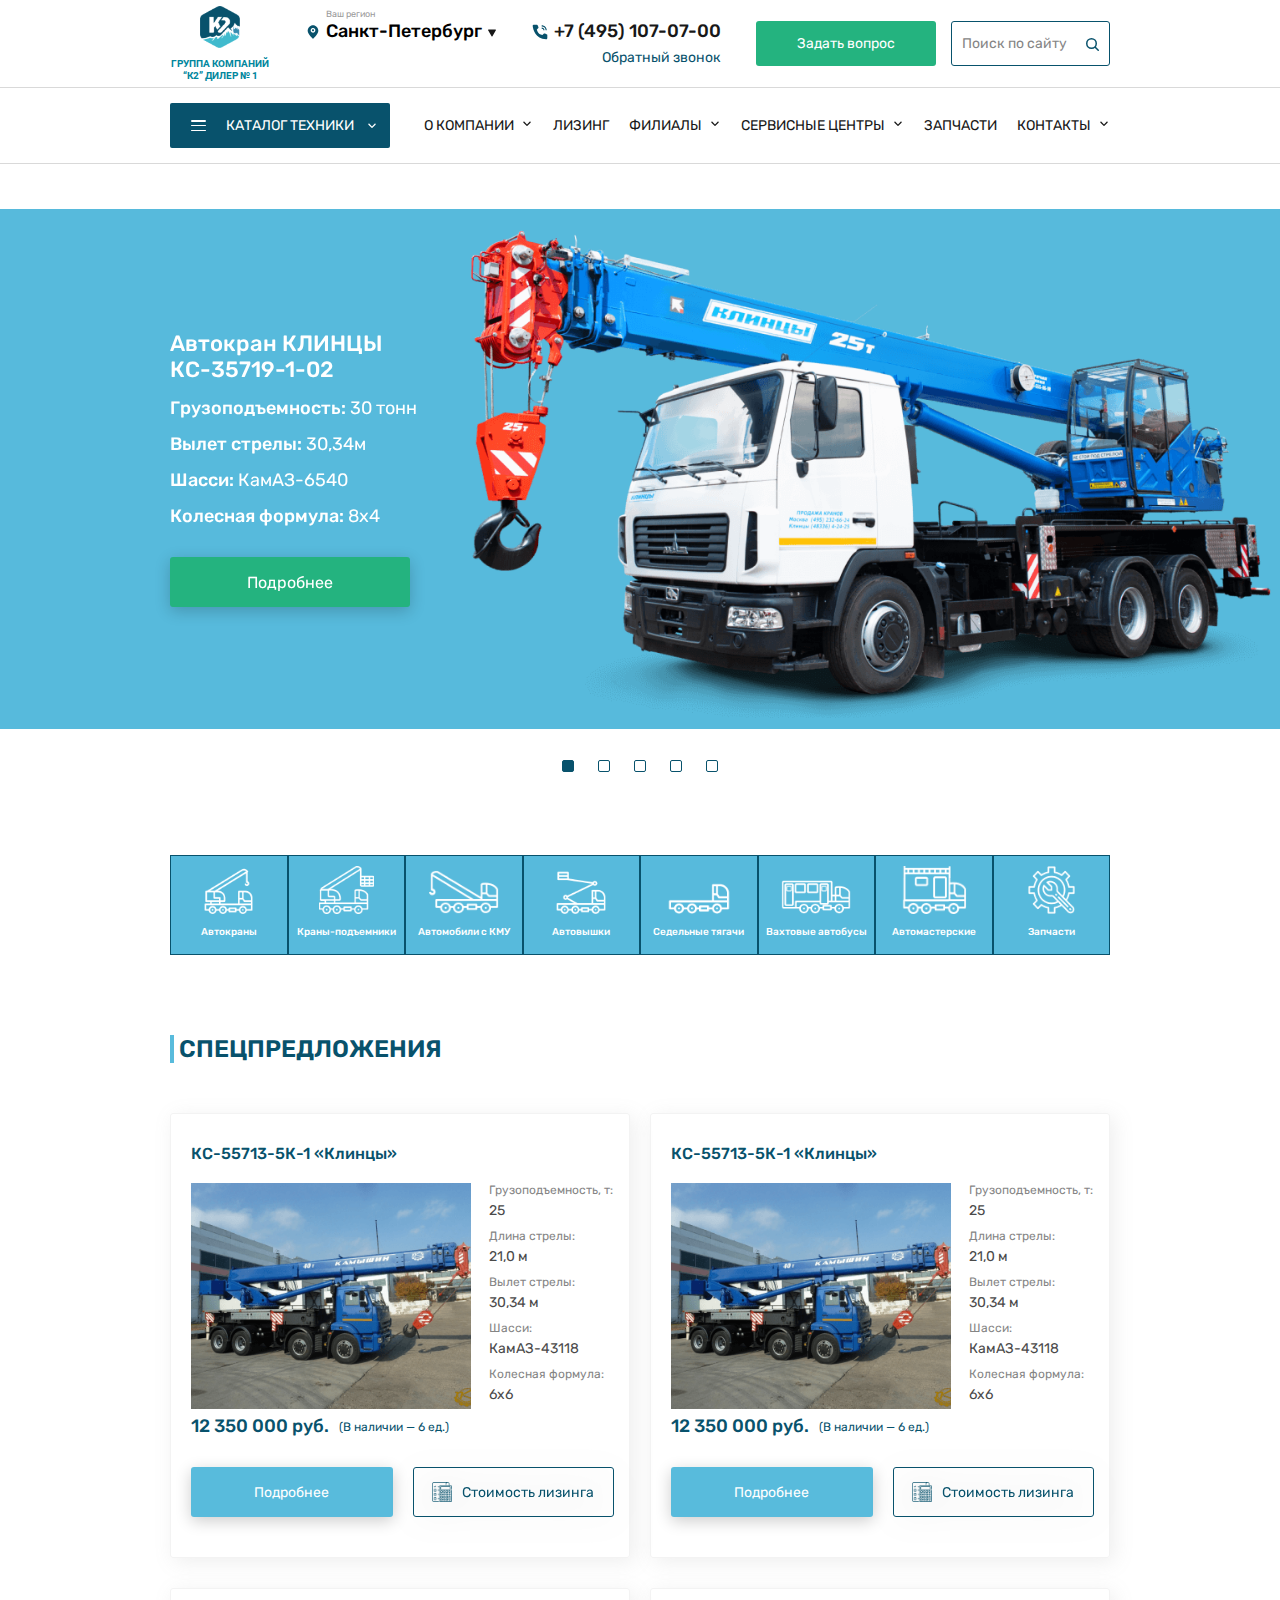
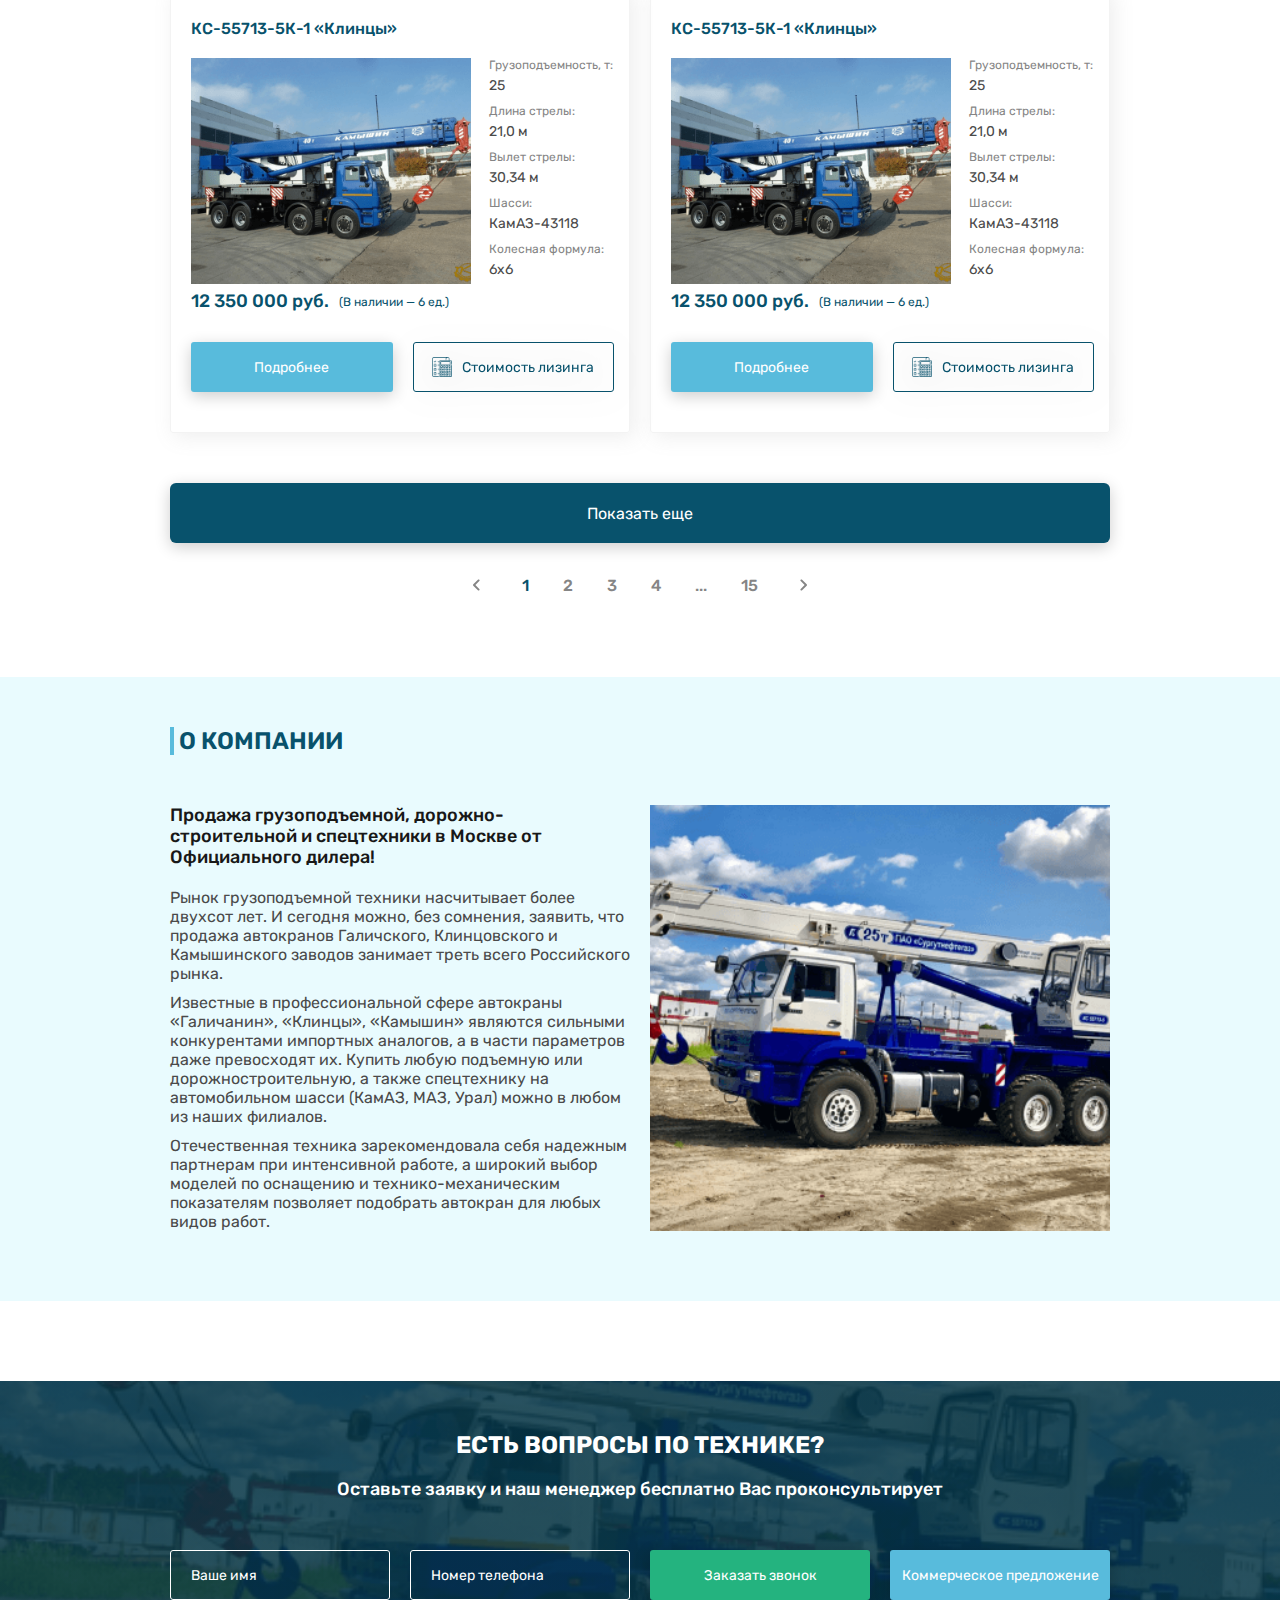
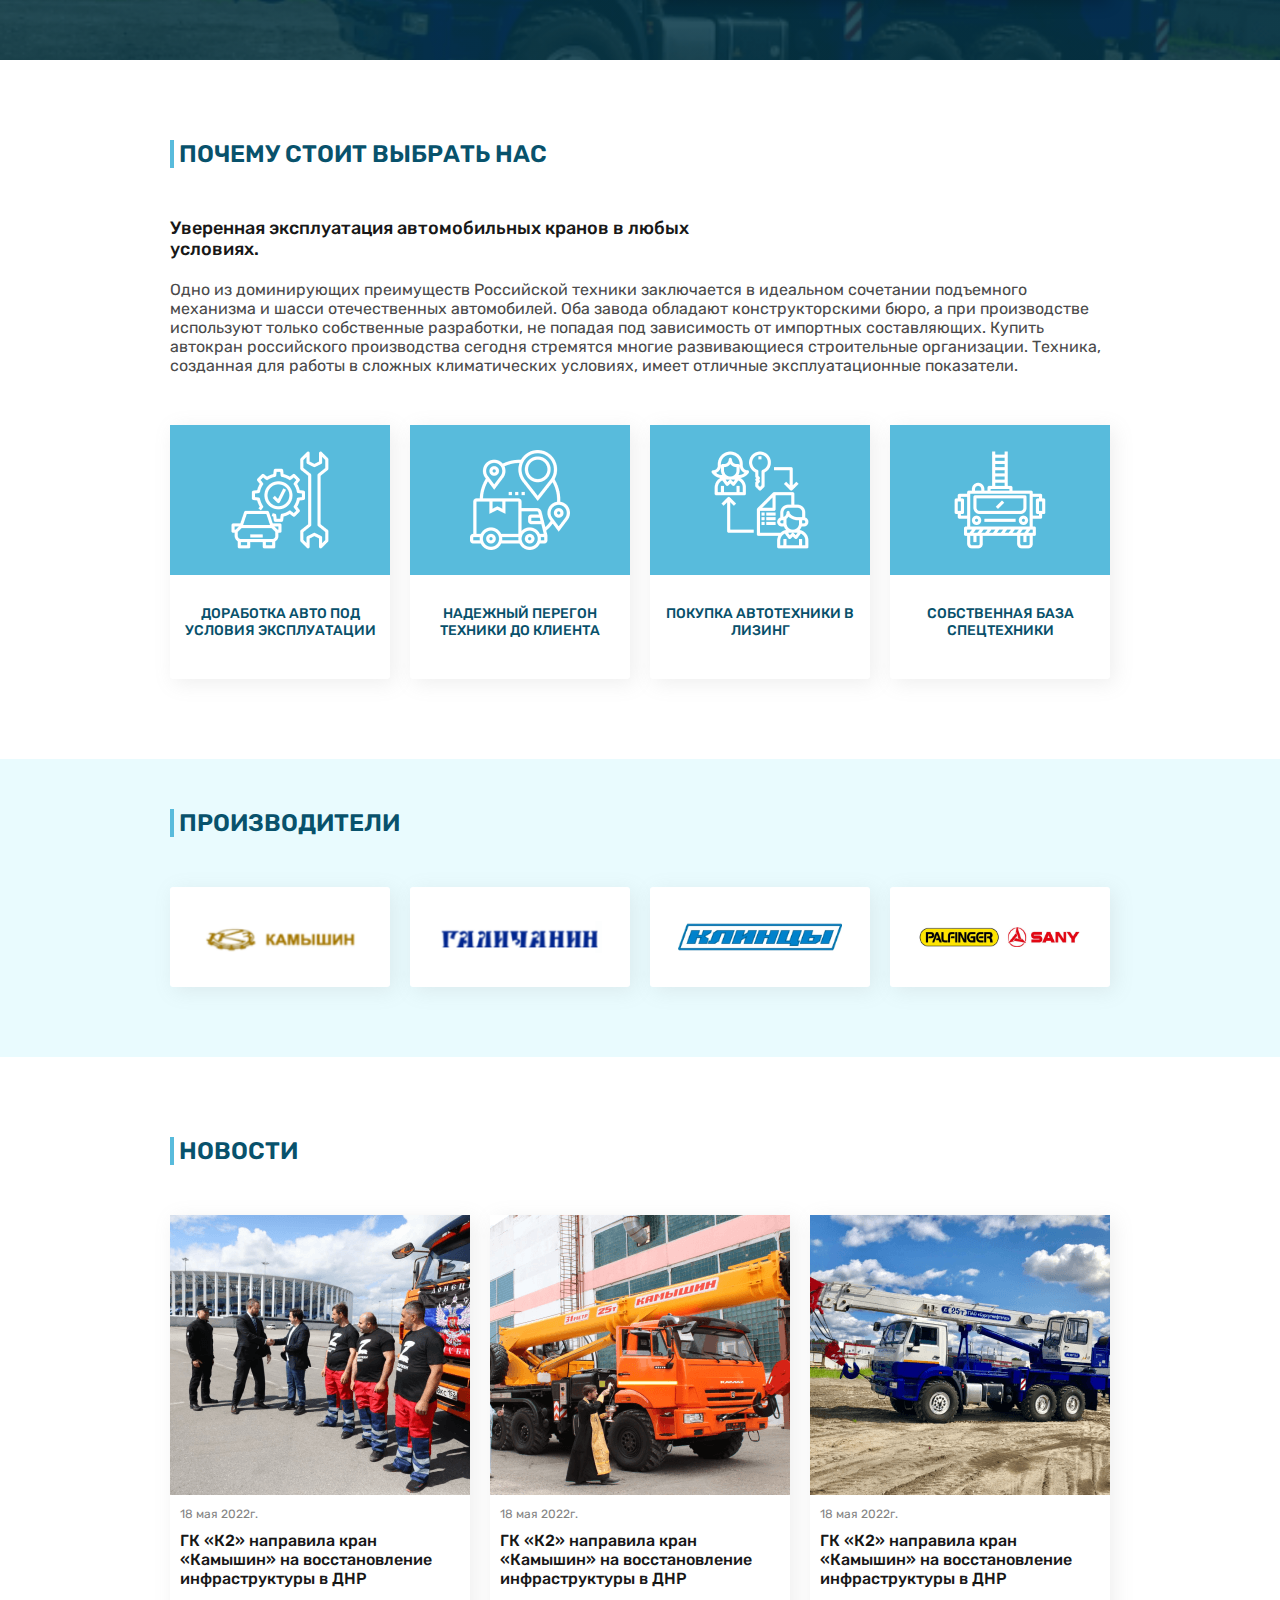
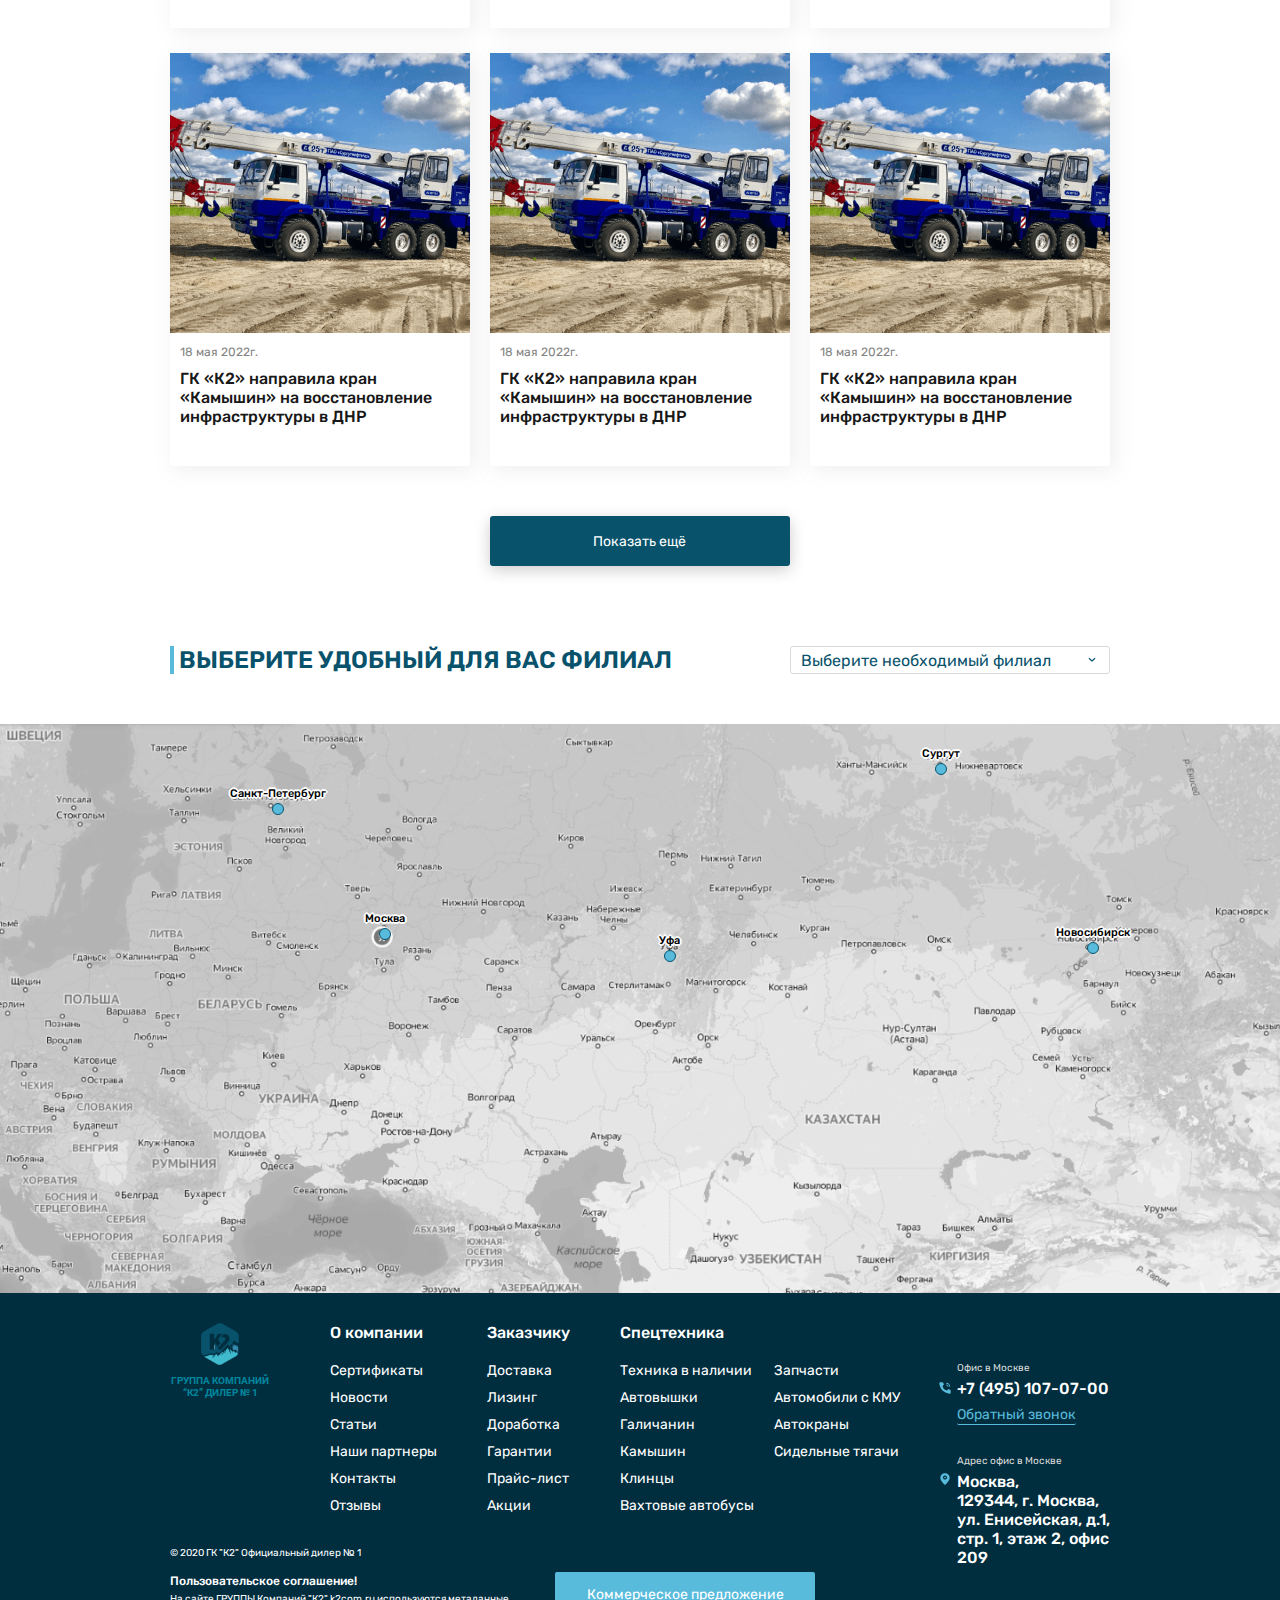
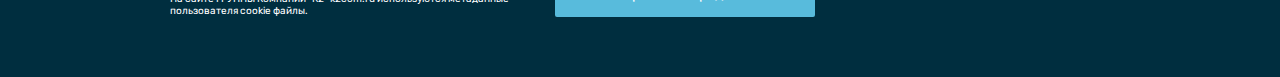
<file: index.html>
<!doctype html>
<html lang="ru">
<head>
    <meta charset="UTF-8">
    <meta name="viewport"
          content="width=device-width, initial-scale=1.0">
    <meta http-equiv="X-UA-Compatible" content="ie=edge">
    <title>K2COM - ГЛАВНАЯ</title>
    <meta name="title" content="K2COM | Продажа грузоподъемной, дорожно-строительной и спецтехники в Москве от Официального дилера!">
    <meta name="description" content="Продажа грузоподъемной, дорожно-строительной и спецтехники в Москве от Официального дилера!">
    <link rel="icon" type="image/png" href="media/logo.png">
    <link rel="stylesheet" href="libraries/swiper/swiper-bundle.min.css">
    <link rel="stylesheet" href="css/reset.css">
    <link rel="stylesheet" href="fonts/fonts.css">
    <link rel="stylesheet" href="css/style.css">
    <link rel="stylesheet" href="css/media.css">
</head>
<body>
    <header class="header">
        <div class="header-top">
            <div class="container">
                <div class="header-top__wrap">
                    <a href="#" class="header-logo icon-logo">
                        <img src="media/logo.png" alt="Logo">
                        <p>Группа компаний
                            “к2” дилер № 1</p>
                    </a>
                    <div class="header-reg-phone">
                        <div class="header-region">
                            <span class="header-region__span">Ваш регион</span>
                            <div class="header-region__trigger">
                                <p class="header-region__preview">
                                    <svg width="18" height="18" viewBox="0 0 18 18" fill="none" xmlns="http://www.w3.org/2000/svg">
                                        <path d="M9 8.25C9.62132 8.25 10.125 7.74632 10.125 7.125C10.125 6.50368 9.62132 6 9 6C8.37868 6 7.875 6.50368 7.875 7.125C7.875 7.74632 8.37868 8.25 9 8.25Z" fill="#08526C"/>
                                        <path d="M9 1.5C7.41904 1.49992 5.90194 2.12382 4.77843 3.23609C3.65492 4.34837 3.01581 5.85912 3 7.44C3 11.55 8.2875 16.125 8.5125 16.32C8.64835 16.4362 8.82124 16.5 9 16.5C9.17876 16.5 9.35165 16.4362 9.4875 16.32C9.75 16.125 15 11.55 15 7.44C14.9842 5.85912 14.3451 4.34837 13.2216 3.23609C12.0981 2.12382 10.581 1.49992 9 1.5ZM9 9.75C8.48082 9.75 7.97331 9.59605 7.54163 9.30761C7.10995 9.01917 6.7735 8.6092 6.57482 8.12954C6.37614 7.64989 6.32415 7.12209 6.42544 6.61289C6.52672 6.10369 6.77673 5.63596 7.14384 5.26885C7.51096 4.90173 7.97869 4.65173 8.48789 4.55044C8.99709 4.44915 9.52489 4.50114 10.0045 4.69982C10.4842 4.8985 10.8942 5.23495 11.1826 5.66663C11.471 6.09831 11.625 6.60582 11.625 7.125C11.625 7.82119 11.3484 8.48887 10.8562 8.98116C10.3639 9.47344 9.69619 9.75 9 9.75Z" fill="#08526C"/>
                                    </svg>
                                    <span>Санкт-Петербург</span>
                                    <svg width="8" height="8" viewBox="0 0 8 8" fill="#181818" xmlns="http://www.w3.org/2000/svg">
                                        <path d="M4.43301 7.25C4.24056 7.58333 3.75944 7.58333 3.56699 7.25L0.102885 1.25C-0.089565 0.916667 0.150997 0.5 0.535898 0.5L7.4641 0.5C7.849 0.5 8.08956 0.916667 7.89711 1.25L4.43301 7.25Z"/>
                                    </svg>
                                </p>
                                <div class="header-region__list">
                                    <a href="#">Москва</a>
                                    <a href="#">Казань</a>
                                    <a href="#">Уфа</a>
                                    <a href="#">Новосибирск</a>
                                    <a href="#">Красноярск</a>
                                    <a href="#">Иваново</a>
                                    <a href="#">Алматы (Алма-Ата)</a>
                                    <a href="#">Сургут</a>
                                    <a href="#">Ставрополь</a>
                                    <a href="#">Иркутск</a>
                                </div>
                            </div>
                        </div>
                        <div class="header-phone">
                            <a class="phone-link" href="tel:+74951070700">
                                <svg width="18" height="18" viewBox="0 0 18 18" fill="none" xmlns="http://www.w3.org/2000/svg">
                                    <path d="M13.5 7.3125H12.375C12.3746 6.86508 12.1966 6.43612 11.8802 6.11975C11.5639 5.80338 11.1349 5.62545 10.6875 5.625V4.5C11.4331 4.50089 12.148 4.7975 12.6753 5.32475C13.2025 5.852 13.4991 6.56685 13.5 7.3125Z" fill="#08526C"/>
                                    <path d="M15.75 7.3125H14.625C14.6238 6.26858 14.2086 5.26775 13.4704 4.52958C12.7323 3.79142 11.7314 3.37619 10.6875 3.375V2.25C12.0297 2.25149 13.3165 2.78534 14.2656 3.73442C15.2147 4.6835 15.7485 5.9703 15.75 7.3125ZM11.4373 12.0836L12.6973 10.8236C12.866 10.6549 13.0804 10.5394 13.3141 10.4914C13.5478 10.4434 13.7904 10.4651 14.0119 10.5536L15.5464 11.1679C15.7726 11.2584 15.9664 11.4146 16.103 11.6163C16.2395 11.818 16.3125 12.056 16.3125 12.2996V15.0902C16.3129 15.256 16.2794 15.4202 16.2142 15.5727C16.1489 15.7252 16.0532 15.8628 15.933 15.977C15.8127 16.0912 15.6704 16.1797 15.5147 16.237C15.3591 16.2943 15.1934 16.3192 15.0278 16.3103C4.27164 15.6409 2.09926 6.53063 1.69595 3.042C1.67641 2.87145 1.69321 2.69869 1.74523 2.5351C1.79725 2.3715 1.88332 2.22077 1.99777 2.09283C2.11222 1.96488 2.25246 1.86261 2.40927 1.79275C2.56608 1.72289 2.73591 1.68702 2.90757 1.6875H5.64864C5.89224 1.68749 6.13025 1.76047 6.33198 1.89703C6.53371 2.03359 6.68989 2.22746 6.78039 2.45363L7.39407 3.98813C7.48264 4.20962 7.50426 4.45224 7.45627 4.68591C7.40827 4.91958 7.29277 5.13403 7.12407 5.30269L5.86407 6.56269C5.86407 6.56269 6.5627 11.4744 11.4373 12.0836Z" fill="#08526C"/>
                                </svg>
                                +7 (495) 107-07-00
                            </a>
                            <button type="button" class="btn" data-modal="modalRequest">Обратный звонок</button>
                        </div>
                    </div>
                    <div class="header-ask-search">
                        <button type="button" class="btn header__btn-ask" data-modal="modalRequest">Задать вопрос</button>
                        <div class="header-search">
                            <label for="inputSearch" class="visually-hidden">Поиск</label>
                            <input type="text" placeholder="Поиск по сайту" name="search" id="inputSearch">
                            <svg width="16" height="16" viewBox="0 0 16 16" fill="none" xmlns="http://www.w3.org/2000/svg">
                                <path d="M11.25 11.25L14.25 14.25" stroke="#08526C" stroke-width="1.5" stroke-linecap="round" stroke-linejoin="round"/>
                                <path d="M7.5 12.25C10.1234 12.25 12.25 10.1234 12.25 7.5C12.25 4.87665 10.1234 2.75 7.5 2.75C4.87665 2.75 2.75 4.87665 2.75 7.5C2.75 10.1234 4.87665 12.25 7.5 12.25Z" stroke="#08526C" stroke-width="1.5" stroke-linecap="round" stroke-linejoin="round"/>
                            </svg>
                        </div>
                    </div>
                    <a class="header-phone--mobile" href="tel:+74951070700">
                        <img src="media/icons/headerPhoneIcon.svg" alt="phone Icon">
                    </a>
                    <div class="header-burger"></div>
                </div>
            </div>
        </div>
        <hr>
        <div class="header-bottom">
            <div class="container">
                <div class="header-bottom__wrap">
                    <button type="button" class="btn header__btn-catalogue">
                        <span class="header__btn-catalogue__icon"><span></span></span>
                        <span>Каталог техники</span>
                        <svg width="16" height="16" viewBox="0 0 16 16" fill="none" xmlns="http://www.w3.org/2000/svg">
                            <path d="M7.99999 9.98288C7.9111 9.98288 7.8251 9.96621 7.74199 9.93288C7.65844 9.89954 7.58888 9.8551 7.53333 9.79954L4.46666 6.73288C4.34444 6.61066 4.28333 6.4551 4.28333 6.26621C4.28333 6.07732 4.34444 5.92177 4.46666 5.79954C4.58888 5.67732 4.74444 5.61621 4.93333 5.61621C5.12221 5.61621 5.27777 5.67732 5.39999 5.79954L7.99999 8.39954L10.6 5.79954C10.7222 5.67732 10.8778 5.61621 11.0667 5.61621C11.2555 5.61621 11.4111 5.67732 11.5333 5.79954C11.6555 5.92177 11.7167 6.07732 11.7167 6.26621C11.7167 6.4551 11.6555 6.61066 11.5333 6.73288L8.46666 9.79954C8.39999 9.86621 8.32777 9.91332 8.24999 9.94088C8.17221 9.96888 8.08888 9.98288 7.99999 9.98288Z" fill="white"/>
                        </svg>
                    </button>
                    <nav class="header-menu">
                        <div class="header-menu__link header-menu__link-dropdown">
                            <p>О компании</p>
                            <div class="header-menu__link-dropdown__list">
                                <a href="#">Новости</a>
                                <a href="#">вакансии</a>
                                <a href="#">сертификаты</a>
                                <a href="#">Отзывы</a>
                                <a href="#">Вопросы и ответы</a>
                                <a href="#">доставка</a>
                            </div>
                        </div>
                        <a href="#" class="header-menu__link">Лизинг</a>
                        <div class="header-menu__link header-menu__link-dropdown">
                            <p>Филиалы</p>
                            <div class="header-menu__link-dropdown__list">
                                <a href="#">Москва</a>
                                <a href="#">Санкт-Петербург</a>
                                <a href="#">Алматы (Алма-Ата)</a>
                                <a href="#">Иваново</a>
                                <a href="#">Красноярск</a>
                            </div>
                        </div>
                        <div class="header-menu__link header-menu__link-dropdown">
                            <p>Сервисные Центры</p>
                            <div class="header-menu__link-dropdown__list">
                                <a href="#">Москва</a>
                                <a href="#">Санкт-Петербург</a>
                                <a href="#">Алматы (Алма-Ата)</a>
                                <a href="#">Иваново</a>
                                <a href="#">Красноярск</a>
                            </div>
                        </div>
                        <a href="#" class="header-menu__link">ЗАПЧАСТИ</a>
                        <div class="header-menu__link header-menu__link-dropdown">
                            <p>Контакты</p>
                            <div class="header-menu__link-dropdown__list">
                                <a href="#">Москва</a>
                                <a href="#">Санкт-Петербург</a>
                                <a href="#">Алматы (Алма-Ата)</a>
                                <a href="#">Иваново</a>
                                <a href="#">Красноярск</a>
                            </div>
                        </div>
                    </nav>
                    <button type="button" class="btn header__btn-ask" data-modal="modalRequest">Задать вопрос</button>
                    <div class="header-search">
                        <label for="inputSearchBottom" class="visually-hidden">Поиск</label>
                        <input type="text" placeholder="Поиск по сайту" name="search" id="inputSearchBottom">
                        <svg width="16" height="16" viewBox="0 0 16 16" fill="none" xmlns="http://www.w3.org/2000/svg">
                            <path d="M11.25 11.25L14.25 14.25" stroke="#08526C" stroke-width="1.5" stroke-linecap="round" stroke-linejoin="round"/>
                            <path d="M7.5 12.25C10.1234 12.25 12.25 10.1234 12.25 7.5C12.25 4.87665 10.1234 2.75 7.5 2.75C4.87665 2.75 2.75 4.87665 2.75 7.5C2.75 10.1234 4.87665 12.25 7.5 12.25Z" stroke="#08526C" stroke-width="1.5" stroke-linecap="round" stroke-linejoin="round"/>
                        </svg>
                    </div>
                </div>
            </div>
        </div>
        <hr>
        <div class="header-burger__wrap">
            <div class="container">
                <div class="header-search">
                    <label for="inputSearchBurger" class="visually-hidden">Поиск</label>
                    <input type="text" placeholder="Поиск по сайту" name="search" id="inputSearchBurger">
                    <svg width="16" height="16" viewBox="0 0 16 16" fill="none" xmlns="http://www.w3.org/2000/svg">
                        <path d="M11.25 11.25L14.25 14.25" stroke="#08526C" stroke-width="1.5" stroke-linecap="round" stroke-linejoin="round"/>
                        <path d="M7.5 12.25C10.1234 12.25 12.25 10.1234 12.25 7.5C12.25 4.87665 10.1234 2.75 7.5 2.75C4.87665 2.75 2.75 4.87665 2.75 7.5C2.75 10.1234 4.87665 12.25 7.5 12.25Z" stroke="#08526C" stroke-width="1.5" stroke-linecap="round" stroke-linejoin="round"/>
                    </svg>
                </div>
                <nav class="header-menu">
                    <div class="header-menu__link header-menu__link-collapse">
                        <p>О компании</p>
                        <div class="header-menu__link-collapse__list">
                            <a href="#">Новости</a>
                            <a href="#">вакансии</a>
                            <a href="#">сертификаты</a>
                            <a href="#">Отзывы</a>
                            <a href="#">Вопросы и ответы</a>
                            <a href="#">доставка</a>
                        </div>
                    </div>
                    <a href="#" class="header-menu__link">Лизинг</a>
                    <div class="header-menu__link header-menu__link-collapse">
                        <p>Филиалы</p>
                        <div class="header-menu__link-collapse__list">
                            <a href="#">Москва</a>
                            <a href="#">Санкт-Петербург</a>
                            <a href="#">Алматы (Алма-Ата)</a>
                            <a href="#">Иваново</a>
                            <a href="#">Красноярск</a>
                        </div>
                    </div>
                    <div class="header-menu__link header-menu__link-collapse">
                        <p>Сервисные Центры</p>
                        <div class="header-menu__link-collapse__list">
                            <a href="#">Москва</a>
                            <a href="#">Санкт-Петербург</a>
                            <a href="#">Алматы (Алма-Ата)</a>
                            <a href="#">Иваново</a>
                            <a href="#">Красноярск</a>
                        </div>
                    </div>
                    <a href="#" class="header-menu__link">ЗАПЧАСТИ</a>
                    <div class="header-menu__link header-menu__link-collapse">
                        <p>Контакты</p>
                        <div class="header-menu__link-collapse__list">
                            <a href="#">Москва</a>
                            <a href="#">Санкт-Петербург</a>
                            <a href="#">Алматы (Алма-Ата)</a>
                            <a href="#">Иваново</a>
                            <a href="#">Красноярск</a>
                        </div>
                    </div>
                </nav>
                <button type="button" class="btn header__btn-ask" data-modal="modalRequest">Задать вопрос</button>
                <div class="header-phone">
                    <a class="phone-link" href="tel:+74951070700">
                        <svg width="18" height="18" viewBox="0 0 18 18" fill="none" xmlns="http://www.w3.org/2000/svg">
                            <path d="M13.5 7.3125H12.375C12.3746 6.86508 12.1966 6.43612 11.8802 6.11975C11.5639 5.80338 11.1349 5.62545 10.6875 5.625V4.5C11.4331 4.50089 12.148 4.7975 12.6753 5.32475C13.2025 5.852 13.4991 6.56685 13.5 7.3125Z" fill="#08526C"/>
                            <path d="M15.75 7.3125H14.625C14.6238 6.26858 14.2086 5.26775 13.4704 4.52958C12.7323 3.79142 11.7314 3.37619 10.6875 3.375V2.25C12.0297 2.25149 13.3165 2.78534 14.2656 3.73442C15.2147 4.6835 15.7485 5.9703 15.75 7.3125ZM11.4373 12.0836L12.6973 10.8236C12.866 10.6549 13.0804 10.5394 13.3141 10.4914C13.5478 10.4434 13.7904 10.4651 14.0119 10.5536L15.5464 11.1679C15.7726 11.2584 15.9664 11.4146 16.103 11.6163C16.2395 11.818 16.3125 12.056 16.3125 12.2996V15.0902C16.3129 15.256 16.2794 15.4202 16.2142 15.5727C16.1489 15.7252 16.0532 15.8628 15.933 15.977C15.8127 16.0912 15.6704 16.1797 15.5147 16.237C15.3591 16.2943 15.1934 16.3192 15.0278 16.3103C4.27164 15.6409 2.09926 6.53063 1.69595 3.042C1.67641 2.87145 1.69321 2.69869 1.74523 2.5351C1.79725 2.3715 1.88332 2.22077 1.99777 2.09283C2.11222 1.96488 2.25246 1.86261 2.40927 1.79275C2.56608 1.72289 2.73591 1.68702 2.90757 1.6875H5.64864C5.89224 1.68749 6.13025 1.76047 6.33198 1.89703C6.53371 2.03359 6.68989 2.22746 6.78039 2.45363L7.39407 3.98813C7.48264 4.20962 7.50426 4.45224 7.45627 4.68591C7.40827 4.91958 7.29277 5.13403 7.12407 5.30269L5.86407 6.56269C5.86407 6.56269 6.5627 11.4744 11.4373 12.0836Z" fill="#08526C"/>
                        </svg>
                        +7 (495) 107-07-00
                    </a>
                    <button type="button" class="btn" data-modal="modalRequest">Обратный звонок</button>
                </div>
                <div class="header-region">
                    <span class="header-region__span">Ваш регион</span>
                    <div class="header-region__trigger">
                        <p class="header-region__preview">
                            <svg width="18" height="18" viewBox="0 0 18 18" fill="none" xmlns="http://www.w3.org/2000/svg">
                                <path d="M9 8.25C9.62132 8.25 10.125 7.74632 10.125 7.125C10.125 6.50368 9.62132 6 9 6C8.37868 6 7.875 6.50368 7.875 7.125C7.875 7.74632 8.37868 8.25 9 8.25Z" fill="#08526C"/>
                                <path d="M9 1.5C7.41904 1.49992 5.90194 2.12382 4.77843 3.23609C3.65492 4.34837 3.01581 5.85912 3 7.44C3 11.55 8.2875 16.125 8.5125 16.32C8.64835 16.4362 8.82124 16.5 9 16.5C9.17876 16.5 9.35165 16.4362 9.4875 16.32C9.75 16.125 15 11.55 15 7.44C14.9842 5.85912 14.3451 4.34837 13.2216 3.23609C12.0981 2.12382 10.581 1.49992 9 1.5ZM9 9.75C8.48082 9.75 7.97331 9.59605 7.54163 9.30761C7.10995 9.01917 6.7735 8.6092 6.57482 8.12954C6.37614 7.64989 6.32415 7.12209 6.42544 6.61289C6.52672 6.10369 6.77673 5.63596 7.14384 5.26885C7.51096 4.90173 7.97869 4.65173 8.48789 4.55044C8.99709 4.44915 9.52489 4.50114 10.0045 4.69982C10.4842 4.8985 10.8942 5.23495 11.1826 5.66663C11.471 6.09831 11.625 6.60582 11.625 7.125C11.625 7.82119 11.3484 8.48887 10.8562 8.98116C10.3639 9.47344 9.69619 9.75 9 9.75Z" fill="#08526C"/>
                            </svg>
                            <span>Санкт-Петербург</span>
                            <svg width="8" height="8" viewBox="0 0 8 8" fill="#181818" xmlns="http://www.w3.org/2000/svg">
                                <path d="M4.43301 7.25C4.24056 7.58333 3.75944 7.58333 3.56699 7.25L0.102885 1.25C-0.089565 0.916667 0.150997 0.5 0.535898 0.5L7.4641 0.5C7.849 0.5 8.08956 0.916667 7.89711 1.25L4.43301 7.25Z"/>
                            </svg>
                        </p>
                        <div class="header-region__list">
                            <a href="#">Москва</a>
                            <a href="#">Казань</a>
                            <a href="#">Уфа</a>
                            <a href="#">Новосибирск</a>
                            <a href="#">Красноярск</a>
                            <a href="#">Иваново</a>
                            <a href="#">Алматы (Алма-Ата)</a>
                            <a href="#">Сургут</a>
                            <a href="#">Ставрополь</a>
                            <a href="#">Иркутск</a>
                        </div>
                    </div>
                </div>
            </div>
        </div>
    </header>
    <div class="header-mobile-spacer"></div>

    <div class="header-catalogue">
        <div class="container">
            <div class="header-catalogue__wrap">
                <div class="header-catalogue__sidebar">
                    <div class="header-catalogue__sidebar-wrap">
                        <div class="header-catalogue__sidebar-item">
                            <button type="button" class="header-catalogue__sidebar-btn">Автокраны</button>
                            <div class="header-catalogue__cat">
                                <div class="header-catalogue__item header-catalogue__item-images">
                                    <p>Марка:</p>
                                    <div class="header-catalogue__item-wrap">
                                        <a href="#">
                                            <img src="media/headerCatalogue/headerCatalogueKamishin.png" alt="Камышин">
                                            <span>Камышин</span>
                                        </a>
                                        <a href="#">
                                            <img src="media/headerCatalogue/headerCatalogueGalichanin.png" alt="Галичанин">
                                            <span>Галичанин</span>
                                        </a>
                                        <a href="#">
                                            <img src="media/headerCatalogue/headerCatalogueKlincy.png" alt="Клинцы">
                                            <span>Клинцы</span>
                                        </a>
                                        <a href="#">
                                            <img src="media/headerCatalogue/headerCataloguePalSany.png" alt="Palfinger & Sany">
                                            <span>SANY</span>
                                        </a>
                                    </div>
                                </div>
                                <div class="header-catalogue__item header-catalogue__item-capacity">
                                    <p>Грузоподъемность (т.):</p>
                                    <div class="header-catalogue__item-wrap">
                                        <a href="#">Автокраны 16 т.</a>
                                        <a href="#">Автокраны 20 т.</a>
                                        <a href="#">Автокраны 25 т.</a>
                                        <a href="#">Автокраны 27 т.</a>
                                        <a href="#">Автокраны 32 т.</a>
                                        <a href="#">Автокраны 35 т.</a>
                                        <a href="#">Автокраны 36 т.</a>
                                        <a href="#">Автокраны 40 т.</a>
                                        <a href="#">Автокраны 50 т.</a>
                                        <a href="#">Автокраны 55 т.</a>
                                        <a href="#">Автокраны 60 т.</a>
                                        <a href="#">Автокраны 70 т.</a>
                                        <a href="#">Автокраны 75 т.</a>
                                        <a href="#">Автокраны 80 т.</a>
                                        <a href="#">Автокраны 100 т.</a>
                                        <a href="#">Автокраны 120 т.</a>
                                    </div>
                                </div>
                                <div class="header-catalogue__item header-catalogue__item-arrow">
                                    <p>Длина стрелы (м.):</p>
                                    <div class="header-catalogue__item-wrap">
                                        <a href="#">19,0 м</a>
                                        <a href="#">21,0 м</a>
                                        <a href="#">21,7 м</a>
                                        <a href="#">23,0 м</a>
                                        <a href="#">23,7 м</a>
                                        <a href="#">24,0 м</a>
                                        <a href="#">30,2 м</a>
                                        <a href="#">30,34 м</a>
                                        <a href="#">30,7 м</a>
                                        <a href="#">31,0 м</a>
                                        <a href="#">32,0 м</a>
                                        <a href="#">33,0 м</a>
                                        <a href="#">33,2 м</a>
                                        <a href="#">34,1 м</a>
                                        <a href="#">35,0 м</a>
                                        <a href="#">40,0 м</a>
                                        <a href="#">40,51 м</a>
                                        <a href="#">42,0 м</a>
                                        <a href="#">43,5 м</a>
                                        <a href="#">45,5 м</a>
                                        <a href="#">47,0 м</a>
                                        <a href="#">49,0 м</a>
                                        <a href="#">51,0 м</a>
                                        <a href="#">52,0 м</a>
                                        <a href="#">60,0 м</a>
                                    </div>
                                </div>
                                <div class="header-catalogue__item header-catalogue__item-chassis">
                                    <p>Шасси:</p>
                                    <div class="header-catalogue__item-wrap">
                                        <a href="#">КамАЗ-43118</a>
                                        <a href="#">КамАЗ-65115</a>
                                        <a href="#">Урал-4320</a>
                                        <a href="#">МАЗ-6312</a>
                                        <a href="#">МАЗ-6312</a>
                                        <a href="#">КамАЗ-6540</a>
                                        <a href="#">БАЗ-690902</a>
                                    </div>
                                </div>
                                <a href="#" class="btn btn-more header-catalogue__cat-link">
                                    <svg width="13" height="13" viewBox="0 0 13 13" fill="none" xmlns="http://www.w3.org/2000/svg">
                                        <rect width="3" height="3" rx="1" fill="white"/>
                                        <rect y="5" width="3" height="3" rx="1" fill="white"/>
                                        <rect y="10" width="3" height="3" rx="1" fill="white"/>
                                        <rect x="5" width="3" height="3" rx="1" fill="white"/>
                                        <rect x="5" y="5" width="3" height="3" rx="1" fill="white"/>
                                        <rect x="5" y="10" width="3" height="3" rx="1" fill="white"/>
                                        <rect x="10" width="3" height="3" rx="1" fill="white"/>
                                        <rect x="10" y="5" width="3" height="3" rx="1" fill="white"/>
                                        <rect x="10" y="10" width="3" height="3" rx="1" fill="white"/>
                                    </svg>
                                    КАТАЛОГ АВТОКРАНОВ
                                </a>
                            </div>
                        </div>
                        <div class="header-catalogue__sidebar-item">
                            <button type="button" class="header-catalogue__sidebar-btn">Краны-подъемники</button>
                        </div>
                        <div class="header-catalogue__sidebar-item">
                            <button type="button" class="header-catalogue__sidebar-btn">Автомобили с КМУ</button>
                        </div>
                        <div class="header-catalogue__sidebar-item">
                            <button type="button" class="header-catalogue__sidebar-btn">Автовышки</button>
                        </div>
                        <div class="header-catalogue__sidebar-item">
                            <button type="button" class="header-catalogue__sidebar-btn">Седельные тягачи</button>
                        </div>
                        <div class="header-catalogue__sidebar-item">
                            <button type="button" class="header-catalogue__sidebar-btn">Вахтовые автобусы</button>
                        </div>
                        <div class="header-catalogue__sidebar-item">
                            <button type="button" class="header-catalogue__sidebar-btn">Автомастерские</button>
                        </div>
                        <div class="header-catalogue__sidebar-item">
                            <button type="button" class="header-catalogue__sidebar-btn">Запчаcти</button>
                            <div class="header-catalogue__cat header-catalogue__cat-spares">
                                <a href="#" class="header-catalogue__link">Опорно-поворотные устройства</a>
                                <a href="#" class="header-catalogue__link">Механизмы поворота</a>
                                <a href="#" class="header-catalogue__link">Электрооборудование</a>
                                <a href="#" class="header-catalogue__link">Кабины крановщика</a>
                                <a href="#" class="header-catalogue__link">Приборы безопасности</a>
                                <a href="#" class="header-catalogue__link">Грузовые лебедки</a>
                                <a href="#" class="header-catalogue__link">Гидроцилиндры</a>
                                <a href="#" class="header-catalogue__link">Стрелы</a>
                                <a href="#" class="header-catalogue__link">Ремкомплекты</a>
                                <a href="#" class="header-catalogue__link">Дополнительное оборудование</a>
                                <a href="#" class="header-catalogue__link">Гидрооборудование</a>
                                <a href="#" class="header-catalogue__link">Металлоконструкции</a>
                                <a href="#" class="header-catalogue__link">Гидромоторы-гидронасосы</a>
                                <a href="#" class="btn btn-more header-catalogue__cat-link">
                                    <svg width="15" height="15" viewBox="0 0 15 15" fill="none" xmlns="http://www.w3.org/2000/svg" xmlns:xlink="http://www.w3.org/1999/xlink">
                                        <rect width="15" height="15" fill="url(#pattern0)"/>
                                        <defs>
                                            <pattern id="pattern0" patternContentUnits="objectBoundingBox" width="1" height="1">
                                                <use xlink:href="#image0_372_5002" transform="scale(0.00195312)"/>
                                            </pattern>
                                            <image id="image0_372_5002" width="512" height="512" xlink:href="[data-uri]"/>
                                        </defs>
                                    </svg>
                                    КАТАЛОГ АВТОЗАПЧАСТЕЙ
                                </a>
                            </div>
                        </div>
                    </div>
                </div>
                <div class="header-catalogue__content"></div>
            </div>
        </div>
    </div>

    <div class="breadcrumbs breadcrumbs-hidden">
        <div class="breadcrumbs__container container">
            <ul>
                <li class="breadcrumbs__item"><a href="#">Главная</a></li>
                <li class="breadcrumbs__item"><a href="#">Каталог техники</a></li>
                <li class="breadcrumbs__item breadcrumbs__item--active"><a href="#">Автокраны</a></li>
            </ul>
        </div>
    </div>

    <section class="slider-banner">
        <div class="swiper slider-banner__swiper">
            <div class="swiper-wrapper">
                <div class="swiper-slide">
                    <div class="slider-banner__slide-content">
                        <div class="container">
                            <div class="slider-banner__slide-body">
                                <h3>Автокран КЛИНЦЫ КС-35719-1-02</h3>
                                <div class="slider-banner__slide-body-text">
                                    <p>Грузоподъемность: <span>30 тонн</span></p>
                                    <p>Вылет стрелы: <span>30,34м</span></p>
                                    <p>Шасси: <span>КамАЗ-6540</span></p>
                                    <p>Колесная формула: <span>8х4</span></p>
                                </div>
                                <a href="#" class="btn btn-more">Подробнее</a>
                            </div>
                        </div>
                    </div>
                    <div class="slider-banner__slide-image">
                        <img src="media/examples/crane-example.png" alt="Автокран КЛИНЦЫ КС-35719-1-02">
                    </div>
                </div>
                <div class="swiper-slide">
                    <div class="slider-banner__slide-content">
                        <div class="container">
                            <div class="slider-banner__slide-body">
                                <h3>Автокран КЛИНЦЫ КС-35719-1-02</h3>
                                <div class="slider-banner__slide-body-text">
                                    <p>Грузоподъемность: <span>30 тонн</span></p>
                                    <p>Вылет стрелы: <span>30,34м</span></p>
                                    <p>Шасси: <span>КамАЗ-6540</span></p>
                                    <p>Колесная формула: <span>8х4</span></p>
                                </div>
                                <a href="#" class="btn btn-more">Подробнее</a>
                            </div>
                        </div>
                    </div>
                    <div class="slider-banner__slide-image">
                        <img src="media/examples/crane-example.png" alt="Автокран КЛИНЦЫ КС-35719-1-02">
                    </div>
                </div>
                <div class="swiper-slide">
                    <div class="slider-banner__slide-content">
                        <div class="container">
                            <div class="slider-banner__slide-body">
                                <h3>Автокран КЛИНЦЫ КС-35719-1-02</h3>
                                <div class="slider-banner__slide-body-text">
                                    <p>Грузоподъемность: <span>30 тонн</span></p>
                                    <p>Вылет стрелы: <span>30,34м</span></p>
                                    <p>Шасси: <span>КамАЗ-6540</span></p>
                                    <p>Колесная формула: <span>8х4</span></p>
                                </div>
                                <a href="#" class="btn btn-more">Подробнее</a>
                            </div>
                        </div>
                    </div>
                    <div class="slider-banner__slide-image">
                        <img src="media/examples/crane-example.png" alt="Автокран КЛИНЦЫ КС-35719-1-02">
                    </div>
                </div>
                <div class="swiper-slide">
                    <div class="slider-banner__slide-content">
                        <div class="container">
                            <div class="slider-banner__slide-body">
                                <h3>Автокран КЛИНЦЫ КС-35719-1-02</h3>
                                <div class="slider-banner__slide-body-text">
                                    <p>Грузоподъемность: <span>30 тонн</span></p>
                                    <p>Вылет стрелы: <span>30,34м</span></p>
                                    <p>Шасси: <span>КамАЗ-6540</span></p>
                                    <p>Колесная формула: <span>8х4</span></p>
                                </div>
                                <a href="#" class="btn btn-more">Подробнее</a>
                            </div>
                        </div>
                    </div>
                    <div class="slider-banner__slide-image">
                        <img src="media/examples/crane-example.png" alt="Автокран КЛИНЦЫ КС-35719-1-02">
                    </div>
                </div>
                <div class="swiper-slide">
                    <div class="slider-banner__slide-content">
                        <div class="container">
                            <div class="slider-banner__slide-body">
                                <h3>Автокран КЛИНЦЫ КС-35719-1-02</h3>
                                <div class="slider-banner__slide-body-text">
                                    <p>Грузоподъемность: <span>30 тонн</span></p>
                                    <p>Вылет стрелы: <span>30,34м</span></p>
                                    <p>Шасси: <span>КамАЗ-6540</span></p>
                                    <p>Колесная формула: <span>8х4</span></p>
                                </div>
                                <a href="#" class="btn btn-more">Подробнее</a>
                            </div>
                        </div>
                    </div>
                    <div class="slider-banner__slide-image">
                        <img src="media/examples/crane-example.png" alt="Автокран КЛИНЦЫ КС-35719-1-02">
                    </div>
                </div>
            </div>
        </div>
        <div class="swiper-pagination"></div>
    </section>

    <div class="catalogue-list section-spacing">
        <div class="catalogue-list__container container">
            <a href="#" class="catalogue-list__item">
                <img src="media/categoriesListIcons/crane1.png" alt="Автокраны">
                <p>Автокраны</p>
            </a>
            <a href="#" class="catalogue-list__item">
                <img src="media/categoriesListIcons/crane2.png" alt="Краны-подъемники">
                <p>Краны-подъемники</p>
            </a>
            <a href="#" class="catalogue-list__item">
                <img src="media/categoriesListIcons/crane3.png" alt="Автомобили с КМУ">
                <p>Автомобили с КМУ</p>
            </a>
            <a href="#" class="catalogue-list__item">
                <img src="media/categoriesListIcons/crane4.png" alt="Автовышки">
                <p>Автовышки</p>
            </a>
            <a href="#" class="catalogue-list__item">
                <img src="media/categoriesListIcons/crane5.png" alt="Седельные тягачи">
                <p>Седельные тягачи</p>
            </a>
            <a href="#" class="catalogue-list__item">
                <img src="media/categoriesListIcons/crane6.png" alt="Вахтовые автобусы">
                <p>Вахтовые автобусы</p>
            </a>
            <a href="#" class="catalogue-list__item">
                <img src="media/categoriesListIcons/crane7.png" alt="Автомастерские">
                <p>Автомастерские</p>
            </a>
            <a href="#" class="catalogue-list__item">
                <img src="media/categoriesListIcons/crane8.png" alt="Запчасти">
                <p>Запчасти</p>
            </a>
        </div>
    </div>

    <section class="special-offers">
        <div class="container">
            <h2 class="section-title">Спецпредложения</h2>
            <div class="section-row">
                <div class="section-col-sm-6">
                    <div class="big-card" data-lizing="parent">
                        <h3 data-lizing="title">КС-55713-5К-1 «Клинцы»</h3>
                        <div class="big-card__main">
                            <div class="big-card__image">
                                <img src="media/examples/specialOfferCrane1.png" alt="КС-55713-5К-1 «Клинцы»">
                            </div>
                            <div class="big-card__main-right">
                                <div class="big-card__info">
                                    <div class="big-card__info-item">
                                        <p>Грузоподъемность, т: <span>25</span></p>
                                    </div>
                                    <div class="big-card__info-item">
                                        <p>Длина стрелы: <span>21,0 м</span></p>
                                    </div>
                                    <div class="big-card__info-item">
                                        <p>Вылет стрелы: <span>30,34 м</span></p>
                                    </div>
                                    <div class="big-card__info-item">
                                        <p>Шасси: <span>КамАЗ-43118</span></p>
                                    </div>
                                    <div class="big-card__info-item">
                                        <p>Колесная формула: <span>6х6</span></p>
                                    </div>
                                </div>
                            </div>
                        </div>
                        <div class="big-card__bottom">
                            <div class="big-card__price">
                                <h4>12 350 000 руб.</h4>
                                <p>(В наличии — 6 ед.)</p>
                            </div>
                            <div class="big-card__buttons section-row">
                                <div class="section-col-md-6">
                                    <a href="#" class="btn btn-more">Подробнее</a>
                                </div>
                                <div class="section-col-md-6">
                                    <button type="button" class="btn btn-lizing" data-modal="modalLizing">
                                        Стоимость лизинга
                                    </button>
                                </div>
                            </div>
                        </div>
                    </div>
                </div>
                <div class="section-col-sm-6">
                    <div class="big-card" data-lizing="parent">
                        <h3 data-lizing="title">КС-55713-5К-1 «Клинцы»</h3>
                        <div class="big-card__main">
                            <div class="big-card__image">
                                <img src="media/examples/specialOfferCrane1.png" alt="КС-55713-5К-1 «Клинцы»">
                            </div>
                            <div class="big-card__main-right">
                                <div class="big-card__info">
                                    <div class="big-card__info-item">
                                        <p>Грузоподъемность, т: <span>25</span></p>
                                    </div>
                                    <div class="big-card__info-item">
                                        <p>Длина стрелы: <span>21,0 м</span></p>
                                    </div>
                                    <div class="big-card__info-item">
                                        <p>Вылет стрелы: <span>30,34 м</span></p>
                                    </div>
                                    <div class="big-card__info-item">
                                        <p>Шасси: <span>КамАЗ-43118</span></p>
                                    </div>
                                    <div class="big-card__info-item">
                                        <p>Колесная формула: <span>6х6</span></p>
                                    </div>
                                </div>
                            </div>
                        </div>
                        <div class="big-card__bottom">
                            <div class="big-card__price">
                                <h4>12 350 000 руб.</h4>
                                <p>(В наличии — 6 ед.)</p>
                            </div>
                            <div class="big-card__buttons section-row">
                                <div class="section-col-md-6">
                                    <a href="#" class="btn btn-more">Подробнее</a>
                                </div>
                                <div class="section-col-md-6">
                                    <button type="button" class="btn btn-lizing" data-modal="modalLizing">
                                        Стоимость лизинга
                                    </button>
                                </div>
                            </div>
                        </div>
                    </div>
                </div>
                <div class="section-col-sm-6">
                    <div class="big-card" data-lizing="parent">
                        <h3 data-lizing="title">КС-55713-5К-1 «Клинцы»</h3>
                        <div class="big-card__main">
                            <div class="big-card__image">
                                <img src="media/examples/specialOfferCrane1.png" alt="КС-55713-5К-1 «Клинцы»">
                            </div>
                            <div class="big-card__main-right">
                                <div class="big-card__info">
                                    <div class="big-card__info-item">
                                        <p>Грузоподъемность, т: <span>25</span></p>
                                    </div>
                                    <div class="big-card__info-item">
                                        <p>Длина стрелы: <span>21,0 м</span></p>
                                    </div>
                                    <div class="big-card__info-item">
                                        <p>Вылет стрелы: <span>30,34 м</span></p>
                                    </div>
                                    <div class="big-card__info-item">
                                        <p>Шасси: <span>КамАЗ-43118</span></p>
                                    </div>
                                    <div class="big-card__info-item">
                                        <p>Колесная формула: <span>6х6</span></p>
                                    </div>
                                </div>
                            </div>
                        </div>
                        <div class="big-card__bottom">
                            <div class="big-card__price">
                                <h4>12 350 000 руб.</h4>
                                <p>(В наличии — 6 ед.)</p>
                            </div>
                            <div class="big-card__buttons section-row">
                                <div class="section-col-md-6">
                                    <a href="#" class="btn btn-more">Подробнее</a>
                                </div>
                                <div class="section-col-md-6">
                                    <button type="button" class="btn btn-lizing" data-modal="modalLizing">
                                        Стоимость лизинга
                                    </button>
                                </div>
                            </div>
                        </div>
                    </div>
                </div>
                <div class="section-col-sm-6">
                    <div class="big-card" data-lizing="parent">
                        <h3 data-lizing="title">КС-55713-5К-1 «Клинцы»</h3>
                        <div class="big-card__main">
                            <div class="big-card__image">
                                <img src="media/examples/specialOfferCrane1.png" alt="КС-55713-5К-1 «Клинцы»">
                            </div>
                            <div class="big-card__main-right">
                                <div class="big-card__info">
                                    <div class="big-card__info-item">
                                        <p>Грузоподъемность, т: <span>25</span></p>
                                    </div>
                                    <div class="big-card__info-item">
                                        <p>Длина стрелы: <span>21,0 м</span></p>
                                    </div>
                                    <div class="big-card__info-item">
                                        <p>Вылет стрелы: <span>30,34 м</span></p>
                                    </div>
                                    <div class="big-card__info-item">
                                        <p>Шасси: <span>КамАЗ-43118</span></p>
                                    </div>
                                    <div class="big-card__info-item">
                                        <p>Колесная формула: <span>6х6</span></p>
                                    </div>
                                </div>
                            </div>
                        </div>
                        <div class="big-card__bottom">
                            <div class="big-card__price">
                                <h4>12 350 000 руб.</h4>
                                <p>(В наличии — 6 ед.)</p>
                            </div>
                            <div class="big-card__buttons section-row">
                                <div class="section-col-md-6">
                                    <a href="#" class="btn btn-more">Подробнее</a>
                                </div>
                                <div class="section-col-md-6">
                                    <button type="button" class="btn btn-lizing" data-modal="modalLizing">
                                        Стоимость лизинга
                                    </button>
                                </div>
                            </div>
                        </div>
                    </div>
                </div>
                <div class="section-col-12">
                    <button type="button" class="btn btn-more btn-pagination">Показать еще</button>
                    <div class="section-pagination">
                        <button type="button" class="section-pagination__item">
                            <svg width="24" height="24" viewBox="0 0 24 24" fill="#858585" xmlns="http://www.w3.org/2000/svg">
                                <path d="M9.02495 11.9992C9.02495 12.1326 9.04995 12.2616 9.09995 12.3862C9.14995 12.5116 9.21662 12.6159 9.29995 12.6992L13.9 17.2992C14.0833 17.4826 14.3166 17.5742 14.6 17.5742C14.8833 17.5742 15.1166 17.4826 15.3 17.2992C15.4833 17.1159 15.575 16.8826 15.575 16.5992C15.575 16.3159 15.4833 16.0826 15.3 15.8992L11.4 11.9992L15.3 8.09922C15.4833 7.91589 15.575 7.68255 15.575 7.39922C15.575 7.11588 15.4833 6.88255 15.3 6.69922C15.1166 6.51589 14.8833 6.42422 14.6 6.42422C14.3166 6.42422 14.0833 6.51589 13.9 6.69922L9.29995 11.2992C9.19995 11.3992 9.12928 11.5076 9.08795 11.6242C9.04595 11.7409 9.02495 11.8659 9.02495 11.9992Z"/>
                            </svg>
                        </button>
                        <button type="button" class="section-pagination__item section-pagination__item--active">1</button>
                        <button type="button" class="section-pagination__item">2</button>
                        <button type="button" class="section-pagination__item">3</button>
                        <button type="button" class="section-pagination__item">4</button>
                        <button type="button" class="section-pagination__item">...</button>
                        <button type="button" class="section-pagination__item">15</button>
                        <button type="button" class="section-pagination__item">
                            <svg width="24" height="24" viewBox="0 0 24 24" fill="#858585" xmlns="http://www.w3.org/2000/svg">
                                <path d="M14.975 11.9992C14.975 12.1326 14.95 12.2616 14.9 12.3862C14.85 12.5116 14.7834 12.6159 14.7 12.6992L10.1 17.2992C9.91672 17.4826 9.68338 17.5742 9.40005 17.5742C9.11671 17.5742 8.88338 17.4826 8.70005 17.2992C8.51672 17.1159 8.42505 16.8826 8.42505 16.5992C8.42505 16.3159 8.51672 16.0826 8.70005 15.8992L12.6 11.9992L8.70005 8.09922C8.51672 7.91589 8.42505 7.68255 8.42505 7.39922C8.42505 7.11588 8.51672 6.88255 8.70005 6.69922C8.88338 6.51589 9.11671 6.42422 9.40005 6.42422C9.68338 6.42422 9.91672 6.51589 10.1 6.69922L14.7 11.2992C14.8 11.3992 14.8707 11.5076 14.912 11.6242C14.954 11.7409 14.975 11.8659 14.975 11.9992Z"/>
                            </svg>
                        </button>
                    </div>
                </div>
            </div>
        </div>
    </section>

    <section class="about-company section-spacing">
        <div class="about-company__bg">
            <div class="container">
                <h2 class="section-title">O Компании</h2>
                <div class="section-row">
                    <div class="section-col-md-6">
                        <h6>Продажа грузоподъемной, дорожно-строительной и спецтехники в Москве от Официального дилера!</h6>
                        <p>Рынок грузоподъемной техники насчитывает более двухсот лет.
                            И сегодня можно, без сомнения, заявить, что продажа автокранов Галичского, Клинцовского и Камышинского заводов занимает треть всего Российского рынка.</p>
                        <p>Известные в профессиональной сфере автокраны «Галичанин», «Клинцы», «Камышин» являются сильными конкурентами импортных аналогов, а в части параметров даже превосходят их. Купить любую подъемную или дорожностроительную, а также спецтехнику на автомобильном шасси (КамАЗ, МАЗ, Урал) можно в любом из наших филиалов.</p>
                        <p>Отечественная техника зарекомендовала себя надежным партнерам при интенсивной работе, а широкий выбор моделей по оснащению и технико-механическим показателям позволяет подобрать автокран для любых видов работ.</p>
                    </div>
                    <div class="section-col-md-6">
                        <img src="media/examples/about-company-img.png" alt="Кран">
                    </div>
                </div>
            </div>
        </div>
    </section>

    <section class="form-banner">
        <div class="form-banner__container container">
            <h2>Есть вопросы по технике?</h2>
            <p>Оставьте заявку  и наш менеджер бесплатно Вас проконсультирует</p>
            <form action="#" class="form-banner__form">
                <div class="form-banner__form-input">
                    <label for="form-banner-name" class="visually-hidden">Имя</label>
                    <input type="text" name="form-banner-name" id="form-banner-name" placeholder="Ваше имя">
                </div>
                <div class="form-banner__form-input">
                    <label for="form-banner-phone" class="visually-hidden">Номер</label>
                    <input type="text" name="form-banner-phone" id="form-banner-phone" placeholder="Номер телефона" data-input-phone="true">
                </div>
                <button type="submit" class="btn btn-more form-banner__form-submit">Заказать звонок</button>
                <button type="button" class="btn btn-more btn-commercial-offer" data-modal="modalOffer">Коммерческое предложение</button>
            </form>
        </div>
        <div class="form-banner__loader">
            <div class="lds-roller"><div></div><div></div><div></div><div></div><div></div><div></div><div></div><div></div></div>
        </div>
        <div class="form-banner__container-success">
            <h2>спасибо! ваша заявка отправлена.</h2>
            <p>Наш менеджер свяжется с Вами в ближайшее время</p>
        </div>
        <div class="form-banner-bg">
            <img src="media/examples/about-company-img.png" alt="Background">
        </div>
    </section>

    <section class="why-us section-spacing">
        <div class="container">
            <h2 class="section-title">Почему стоит выбрать нас</h2>
            <h6>Уверенная эксплуатация автомобильных кранов в любых условиях.</h6>
            <p>Одно из доминирующих преимуществ Российской техники заключается в идеальном сочетании подъемного механизма и шасси отечественных автомобилей. Оба завода обладают конструкторскими бюро, а при производстве используют только собственные разработки, не попадая под зависимость от импортных составляющих.  Купить автокран российского производства сегодня стремятся многие развивающиеся строительные организации. Техника, созданная для работы в сложных климатических условиях, имеет отличные эксплуатационные показатели.</p>
            <div class="section-row why-us__row">
                <div class="section-col-md-3 section-col-sm-6">
                    <div class="why-us__item">
                        <div class="why-us__item-image">
                            <img src="media/icons/why-us1.png" alt="Доработка авто">
                        </div>
                        <h4>Доработка авто под условия эксплуатации</h4>
                    </div>
                </div>
                <div class="section-col-md-3 section-col-sm-6">
                    <div class="why-us__item">
                        <div class="why-us__item-image">
                            <img src="media/icons/why-us2.png" alt="Надежный перегон">
                        </div>
                        <h4>Надежный перегон техники до клиента</h4>
                    </div>
                </div>
                <div class="section-col-md-3 section-col-sm-6">
                    <div class="why-us__item">
                        <div class="why-us__item-image">
                            <img src="media/icons/why-us3.png" alt="Покупка автотехники">
                        </div>
                        <h4>Покупка автотехники
                            в лизинг</h4>
                    </div>
                </div>
                <div class="section-col-md-3 section-col-sm-6">
                    <div class="why-us__item">
                        <div class="why-us__item-image">
                            <img src="media/icons/why-us4.png" alt="Собственная база">
                        </div>
                        <h4>Собственная база спецтехники</h4>
                    </div>
                </div>
            </div>
        </div>
    </section>

    <section class="producers">
        <div class="container">
            <h2 class="section-title">Производители</h2>
            <div class="section-row producers__row">
                <div class="section-col-sm-3 section-col-6">
                    <div class="producers__item">
                        <img src="media/producers/producer1.png" alt="Камышин">
                    </div>
                </div>
                <div class="section-col-sm-3 section-col-6">
                    <div class="producers__item">
                        <img src="media/producers/producer2.png" alt="Галичанин">
                    </div>
                </div>
                <div class="section-col-sm-3 section-col-6">
                    <div class="producers__item">
                        <img src="media/producers/producer3.png" alt="Клинцы">
                    </div>
                </div>
                <div class="section-col-sm-3 section-col-6">
                    <div class="producers__item">
                        <img src="media/producers/producer4.png" alt="Sany">
                    </div>
                </div>
            </div>
        </div>
    </section>

    <section class="news section-spacing">
        <div class="container">
            <h2 class="section-title">Новости</h2>
            <div class="section-row news__row">
                <div class="section-col-sm-4">
                    <a href="#" class="news-card">
                        <div class="news-card__image">
                            <img src="media/examples/news-example1.png" alt="ГК «К2» направила кран «Камышин»...">
                        </div>
                        <div class="news-card__body">
                            <span>18 мая 2022г.</span>
                            <p>ГК «К2» направила кран «Камышин» на восстановление инфраструктуры в ДНР</p>
                        </div>
                    </a>
                </div>
                <div class="section-col-sm-4">
                    <a href="#" class="news-card">
                        <div class="news-card__image">
                            <img src="media/examples/news-example2.png" alt="ГК «К2» направила кран «Камышин»...">
                        </div>
                        <div class="news-card__body">
                            <span>18 мая 2022г.</span>
                            <p>ГК «К2» направила кран «Камышин» на восстановление инфраструктуры в ДНР</p>
                        </div>
                    </a>
                </div>
                <div class="section-col-sm-4">
                    <a href="#" class="news-card">
                        <div class="news-card__image">
                            <img src="media/examples/news-example3.png" alt="ГК «К2» направила кран «Камышин»...">
                        </div>
                        <div class="news-card__body">
                            <span>18 мая 2022г.</span>
                            <p>ГК «К2» направила кран «Камышин» на восстановление инфраструктуры в ДНР</p>
                        </div>
                    </a>
                </div>
                <div class="section-col-sm-4">
                    <a href="#" class="news-card">
                        <div class="news-card__image">
                            <img src="media/examples/news-example3.png" alt="ГК «К2» направила кран «Камышин»...">
                        </div>
                        <div class="news-card__body">
                            <span>18 мая 2022г.</span>
                            <p>ГК «К2» направила кран «Камышин» на восстановление инфраструктуры в ДНР</p>
                        </div>
                    </a>
                </div> <div class="section-col-sm-4">
                    <a href="#" class="news-card">
                        <div class="news-card__image">
                            <img src="media/examples/news-example3.png" alt="ГК «К2» направила кран «Камышин»...">
                        </div>
                        <div class="news-card__body">
                            <span>18 мая 2022г.</span>
                            <p>ГК «К2» направила кран «Камышин» на восстановление инфраструктуры в ДНР</p>
                        </div>
                    </a>
                </div> <div class="section-col-sm-4">
                    <a href="#" class="news-card">
                        <div class="news-card__image">
                            <img src="media/examples/news-example3.png" alt="ГК «К2» направила кран «Камышин»...">
                        </div>
                        <div class="news-card__body">
                            <span>18 мая 2022г.</span>
                            <p>ГК «К2» направила кран «Камышин» на восстановление инфраструктуры в ДНР</p>
                        </div>
                    </a>
                </div>
            </div>
            <div class="section-row news__row-bottom">
                <div class="section-col-sm-4">
                    <button type="button" class="btn btn-more news__btn-show-more">Показать ещё</button>
                </div>
            </div>
        </div>
    </section>

    <section class="map">
        <div class="map__container container">
            <div class="map-title">
                <h2 class="section-title">Выберите удобный для вас филиал</h2>
            </div>
            <div class="map-dropdown__wrap">
                <div class="map-dropdown">
                    <p class="map-dropdown__preview">
                        <span>Выберите необходимый филиал</span>
                        <img src="media/icons/dropdownArrowIcon-blue.svg" alt="">
                    </p>
                    <div class="map-dropdown__list"></div>
                </div>
            </div>
        </div>
        <div class="map-wrap">
            <div class="map-wrap__item" style="top: 33%; left: 28.5%">
                <p>Москва</p>
                <div class="map-wrap__item-card">
                    <div class="map-wrap__item-card__top">
                        <img src="media/logo.png" alt="Logo">
                        <h6>Центральный филиал Москва</h6>
                    </div>
                    <hr>
                    <div class="map-wrap__item-card__info">
                        <div class="map-wrap__item-card__info-item">
                            <svg width="12" height="12" viewBox="0 0 12 12" fill="none" xmlns="http://www.w3.org/2000/svg">
                                <path d="M6.00024 5.49854C6.41446 5.49854 6.75024 5.16275 6.75024 4.74854C6.75024 4.33432 6.41446 3.99854 6.00024 3.99854C5.58603 3.99854 5.25024 4.33432 5.25024 4.74854C5.25024 5.16275 5.58603 5.49854 6.00024 5.49854Z" fill="#08526C"/>
                                <path d="M6.00037 0.998535C4.94639 0.998482 3.93499 1.41441 3.18599 2.15593C2.43698 2.89745 2.01091 3.90462 2.00037 4.95854C2.00037 7.69854 5.52537 10.7485 5.67537 10.8785C5.76593 10.956 5.88119 10.9986 6.00037 10.9986C6.11954 10.9986 6.2348 10.956 6.32537 10.8785C6.50037 10.7485 10.0004 7.69854 10.0004 4.95854C9.98983 3.90462 9.56375 2.89745 8.81474 2.15593C8.06574 1.41441 7.05434 0.998482 6.00037 0.998535ZM6.00037 6.49854C5.65425 6.49854 5.3159 6.3959 5.02812 6.20361C4.74033 6.01132 4.51603 5.738 4.38358 5.41823C4.25112 5.09846 4.21647 4.74659 4.28399 4.40713C4.35152 4.06766 4.51819 3.75584 4.76293 3.5111C5.00767 3.26636 5.31949 3.09969 5.65896 3.03216C5.99842 2.96464 6.35029 2.99929 6.67006 3.13175C6.98983 3.2642 7.26314 3.4885 7.45544 3.77629C7.64773 4.06407 7.75037 4.40242 7.75037 4.74854C7.75037 5.21267 7.56599 5.65778 7.2378 5.98597C6.90961 6.31416 6.46449 6.49854 6.00037 6.49854Z" fill="#08526C"/>
                            </svg>
                            <span>г. Москва, ул. Енисейская, д.1, стр. 1, этаж 2, офис 209</span>
                        </div>
                        <a href="tel:+74951070700" class="map-wrap__item-card__info-item map-wrap__item-card__info-item-phone">
                            <svg width="12" height="12" viewBox="0 0 12 12" fill="none" xmlns="http://www.w3.org/2000/svg">
                                <path d="M9.00024 4.875H8.25024C8.24995 4.57672 8.13132 4.29075 7.92041 4.07983C7.7095 3.86892 7.42352 3.7503 7.12524 3.75V3C7.62234 3.0006 8.09891 3.19833 8.45041 3.54983C8.80191 3.90133 8.99965 4.3779 9.00024 4.875Z" fill="#08526C"/>
                                <path d="M10.5003 4.875H9.75025C9.74946 4.17905 9.47264 3.51184 8.98053 3.01972C8.48842 2.52761 7.8212 2.2508 7.12525 2.25V1.5C8.02005 1.501 8.87792 1.85689 9.51064 2.48961C10.1434 3.12233 10.4993 3.9802 10.5003 4.875ZM7.62513 8.05575L8.46513 7.21575C8.57757 7.10329 8.72053 7.02629 8.87631 6.99429C9.03209 6.96229 9.19384 6.97671 9.3415 7.03575L10.3645 7.44525C10.5153 7.50558 10.6445 7.6097 10.7356 7.74419C10.8266 7.87867 10.8753 8.03735 10.8753 8.19975V10.0601C10.8755 10.1707 10.8532 10.2802 10.8097 10.3818C10.7662 10.4835 10.7024 10.5752 10.6222 10.6513C10.542 10.7275 10.4472 10.7864 10.3434 10.8246C10.2396 10.8628 10.1292 10.8795 10.0188 10.8735C2.848 10.4273 1.39975 4.35375 1.13088 2.028C1.11785 1.9143 1.12905 1.79913 1.16373 1.69007C1.19841 1.581 1.25579 1.48052 1.33209 1.39522C1.40839 1.30992 1.50189 1.24174 1.60643 1.19517C1.71097 1.1486 1.82418 1.12468 1.93863 1.125H3.766C3.9284 1.125 4.08708 1.17365 4.22156 1.26469C4.35605 1.35573 4.46017 1.48497 4.5205 1.63575L4.92963 2.65875C4.98867 2.80642 5.00308 2.96816 4.97109 3.12394C4.93909 3.27972 4.86209 3.42269 4.74963 3.53513L3.90963 4.37513C3.90963 4.37513 4.37538 7.64963 7.62513 8.05575Z" fill="#08526C"/>
                            </svg>
                           <span> 8 (495) 107-07-00</span>
                        </a>
                    </div>
                    <hr>
                    <a href="#" class="map-wrap__item-card__link">ПОДРОБНЕЕ</a>
                </div>
            </div>
            <div class="map-wrap__item" style="top: 37%; left: 51.5%">
                <p>Уфа</p>
                <div class="map-wrap__item-card">
                    <div class="map-wrap__item-card__top">
                        <img src="media/logo.png" alt="Logo">
                        <h6>Филиал Уфа</h6>
                    </div>
                    <hr>
                    <div class="map-wrap__item-card__info">
                        <div class="map-wrap__item-card__info-item">
                            <svg width="12" height="12" viewBox="0 0 12 12" fill="none" xmlns="http://www.w3.org/2000/svg">
                                <path d="M6.00024 5.49854C6.41446 5.49854 6.75024 5.16275 6.75024 4.74854C6.75024 4.33432 6.41446 3.99854 6.00024 3.99854C5.58603 3.99854 5.25024 4.33432 5.25024 4.74854C5.25024 5.16275 5.58603 5.49854 6.00024 5.49854Z" fill="#08526C"/>
                                <path d="M6.00037 0.998535C4.94639 0.998482 3.93499 1.41441 3.18599 2.15593C2.43698 2.89745 2.01091 3.90462 2.00037 4.95854C2.00037 7.69854 5.52537 10.7485 5.67537 10.8785C5.76593 10.956 5.88119 10.9986 6.00037 10.9986C6.11954 10.9986 6.2348 10.956 6.32537 10.8785C6.50037 10.7485 10.0004 7.69854 10.0004 4.95854C9.98983 3.90462 9.56375 2.89745 8.81474 2.15593C8.06574 1.41441 7.05434 0.998482 6.00037 0.998535ZM6.00037 6.49854C5.65425 6.49854 5.3159 6.3959 5.02812 6.20361C4.74033 6.01132 4.51603 5.738 4.38358 5.41823C4.25112 5.09846 4.21647 4.74659 4.28399 4.40713C4.35152 4.06766 4.51819 3.75584 4.76293 3.5111C5.00767 3.26636 5.31949 3.09969 5.65896 3.03216C5.99842 2.96464 6.35029 2.99929 6.67006 3.13175C6.98983 3.2642 7.26314 3.4885 7.45544 3.77629C7.64773 4.06407 7.75037 4.40242 7.75037 4.74854C7.75037 5.21267 7.56599 5.65778 7.2378 5.98597C6.90961 6.31416 6.46449 6.49854 6.00037 6.49854Z" fill="#08526C"/>
                            </svg>
                            <span>г. Москва, ул. Енисейская, д.1, стр. 1, этаж 2, офис 209</span>
                        </div>
                        <a href="tel:+74951070700" class="map-wrap__item-card__info-item map-wrap__item-card__info-item-phone">
                            <svg width="12" height="12" viewBox="0 0 12 12" fill="none" xmlns="http://www.w3.org/2000/svg">
                                <path d="M9.00024 4.875H8.25024C8.24995 4.57672 8.13132 4.29075 7.92041 4.07983C7.7095 3.86892 7.42352 3.7503 7.12524 3.75V3C7.62234 3.0006 8.09891 3.19833 8.45041 3.54983C8.80191 3.90133 8.99965 4.3779 9.00024 4.875Z" fill="#08526C"/>
                                <path d="M10.5003 4.875H9.75025C9.74946 4.17905 9.47264 3.51184 8.98053 3.01972C8.48842 2.52761 7.8212 2.2508 7.12525 2.25V1.5C8.02005 1.501 8.87792 1.85689 9.51064 2.48961C10.1434 3.12233 10.4993 3.9802 10.5003 4.875ZM7.62513 8.05575L8.46513 7.21575C8.57757 7.10329 8.72053 7.02629 8.87631 6.99429C9.03209 6.96229 9.19384 6.97671 9.3415 7.03575L10.3645 7.44525C10.5153 7.50558 10.6445 7.6097 10.7356 7.74419C10.8266 7.87867 10.8753 8.03735 10.8753 8.19975V10.0601C10.8755 10.1707 10.8532 10.2802 10.8097 10.3818C10.7662 10.4835 10.7024 10.5752 10.6222 10.6513C10.542 10.7275 10.4472 10.7864 10.3434 10.8246C10.2396 10.8628 10.1292 10.8795 10.0188 10.8735C2.848 10.4273 1.39975 4.35375 1.13088 2.028C1.11785 1.9143 1.12905 1.79913 1.16373 1.69007C1.19841 1.581 1.25579 1.48052 1.33209 1.39522C1.40839 1.30992 1.50189 1.24174 1.60643 1.19517C1.71097 1.1486 1.82418 1.12468 1.93863 1.125H3.766C3.9284 1.125 4.08708 1.17365 4.22156 1.26469C4.35605 1.35573 4.46017 1.48497 4.5205 1.63575L4.92963 2.65875C4.98867 2.80642 5.00308 2.96816 4.97109 3.12394C4.93909 3.27972 4.86209 3.42269 4.74963 3.53513L3.90963 4.37513C3.90963 4.37513 4.37538 7.64963 7.62513 8.05575Z" fill="#08526C"/>
                            </svg>
                            <span> 8 (495) 107-07-00</span>
                        </a>
                    </div>
                    <hr>
                    <a href="#" class="map-wrap__item-card__link">ПОДРОБНЕЕ</a>
                </div>
            </div>
            <div class="map-wrap__item" style="top: 4%; left: 72%">
                <p>Сургут</p>
                <div class="map-wrap__item-card">
                    <div class="map-wrap__item-card__top">
                        <img src="media/logo.png" alt="Logo">
                        <h6>Филиал Сургут</h6>
                    </div>
                    <hr>
                    <div class="map-wrap__item-card__info">
                        <div class="map-wrap__item-card__info-item">
                            <svg width="12" height="12" viewBox="0 0 12 12" fill="none" xmlns="http://www.w3.org/2000/svg">
                                <path d="M6.00024 5.49854C6.41446 5.49854 6.75024 5.16275 6.75024 4.74854C6.75024 4.33432 6.41446 3.99854 6.00024 3.99854C5.58603 3.99854 5.25024 4.33432 5.25024 4.74854C5.25024 5.16275 5.58603 5.49854 6.00024 5.49854Z" fill="#08526C"/>
                                <path d="M6.00037 0.998535C4.94639 0.998482 3.93499 1.41441 3.18599 2.15593C2.43698 2.89745 2.01091 3.90462 2.00037 4.95854C2.00037 7.69854 5.52537 10.7485 5.67537 10.8785C5.76593 10.956 5.88119 10.9986 6.00037 10.9986C6.11954 10.9986 6.2348 10.956 6.32537 10.8785C6.50037 10.7485 10.0004 7.69854 10.0004 4.95854C9.98983 3.90462 9.56375 2.89745 8.81474 2.15593C8.06574 1.41441 7.05434 0.998482 6.00037 0.998535ZM6.00037 6.49854C5.65425 6.49854 5.3159 6.3959 5.02812 6.20361C4.74033 6.01132 4.51603 5.738 4.38358 5.41823C4.25112 5.09846 4.21647 4.74659 4.28399 4.40713C4.35152 4.06766 4.51819 3.75584 4.76293 3.5111C5.00767 3.26636 5.31949 3.09969 5.65896 3.03216C5.99842 2.96464 6.35029 2.99929 6.67006 3.13175C6.98983 3.2642 7.26314 3.4885 7.45544 3.77629C7.64773 4.06407 7.75037 4.40242 7.75037 4.74854C7.75037 5.21267 7.56599 5.65778 7.2378 5.98597C6.90961 6.31416 6.46449 6.49854 6.00037 6.49854Z" fill="#08526C"/>
                            </svg>
                            <span>г. Москва, ул. Енисейская, д.1, стр. 1, этаж 2, офис 209</span>
                        </div>
                        <a href="tel:+74951070700" class="map-wrap__item-card__info-item map-wrap__item-card__info-item-phone">
                            <svg width="12" height="12" viewBox="0 0 12 12" fill="none" xmlns="http://www.w3.org/2000/svg">
                                <path d="M9.00024 4.875H8.25024C8.24995 4.57672 8.13132 4.29075 7.92041 4.07983C7.7095 3.86892 7.42352 3.7503 7.12524 3.75V3C7.62234 3.0006 8.09891 3.19833 8.45041 3.54983C8.80191 3.90133 8.99965 4.3779 9.00024 4.875Z" fill="#08526C"/>
                                <path d="M10.5003 4.875H9.75025C9.74946 4.17905 9.47264 3.51184 8.98053 3.01972C8.48842 2.52761 7.8212 2.2508 7.12525 2.25V1.5C8.02005 1.501 8.87792 1.85689 9.51064 2.48961C10.1434 3.12233 10.4993 3.9802 10.5003 4.875ZM7.62513 8.05575L8.46513 7.21575C8.57757 7.10329 8.72053 7.02629 8.87631 6.99429C9.03209 6.96229 9.19384 6.97671 9.3415 7.03575L10.3645 7.44525C10.5153 7.50558 10.6445 7.6097 10.7356 7.74419C10.8266 7.87867 10.8753 8.03735 10.8753 8.19975V10.0601C10.8755 10.1707 10.8532 10.2802 10.8097 10.3818C10.7662 10.4835 10.7024 10.5752 10.6222 10.6513C10.542 10.7275 10.4472 10.7864 10.3434 10.8246C10.2396 10.8628 10.1292 10.8795 10.0188 10.8735C2.848 10.4273 1.39975 4.35375 1.13088 2.028C1.11785 1.9143 1.12905 1.79913 1.16373 1.69007C1.19841 1.581 1.25579 1.48052 1.33209 1.39522C1.40839 1.30992 1.50189 1.24174 1.60643 1.19517C1.71097 1.1486 1.82418 1.12468 1.93863 1.125H3.766C3.9284 1.125 4.08708 1.17365 4.22156 1.26469C4.35605 1.35573 4.46017 1.48497 4.5205 1.63575L4.92963 2.65875C4.98867 2.80642 5.00308 2.96816 4.97109 3.12394C4.93909 3.27972 4.86209 3.42269 4.74963 3.53513L3.90963 4.37513C3.90963 4.37513 4.37538 7.64963 7.62513 8.05575Z" fill="#08526C"/>
                            </svg>
                            <span> 8 (495) 107-07-00</span>
                        </a>
                    </div>
                    <hr>
                    <a href="#" class="map-wrap__item-card__link">ПОДРОБНЕЕ</a>
                </div>
            </div>
            <div class="map-wrap__item" style="top: 11%; left: 18%">
                <p>Санкт-Петербург</p>
                <div class="map-wrap__item-card">
                    <div class="map-wrap__item-card__top">
                        <img src="media/logo.png" alt="Logo">
                        <h6>Филиал Санкт-Петербург</h6>
                    </div>
                    <hr>
                    <div class="map-wrap__item-card__info">
                        <div class="map-wrap__item-card__info-item">
                            <svg width="12" height="12" viewBox="0 0 12 12" fill="none" xmlns="http://www.w3.org/2000/svg">
                                <path d="M6.00024 5.49854C6.41446 5.49854 6.75024 5.16275 6.75024 4.74854C6.75024 4.33432 6.41446 3.99854 6.00024 3.99854C5.58603 3.99854 5.25024 4.33432 5.25024 4.74854C5.25024 5.16275 5.58603 5.49854 6.00024 5.49854Z" fill="#08526C"/>
                                <path d="M6.00037 0.998535C4.94639 0.998482 3.93499 1.41441 3.18599 2.15593C2.43698 2.89745 2.01091 3.90462 2.00037 4.95854C2.00037 7.69854 5.52537 10.7485 5.67537 10.8785C5.76593 10.956 5.88119 10.9986 6.00037 10.9986C6.11954 10.9986 6.2348 10.956 6.32537 10.8785C6.50037 10.7485 10.0004 7.69854 10.0004 4.95854C9.98983 3.90462 9.56375 2.89745 8.81474 2.15593C8.06574 1.41441 7.05434 0.998482 6.00037 0.998535ZM6.00037 6.49854C5.65425 6.49854 5.3159 6.3959 5.02812 6.20361C4.74033 6.01132 4.51603 5.738 4.38358 5.41823C4.25112 5.09846 4.21647 4.74659 4.28399 4.40713C4.35152 4.06766 4.51819 3.75584 4.76293 3.5111C5.00767 3.26636 5.31949 3.09969 5.65896 3.03216C5.99842 2.96464 6.35029 2.99929 6.67006 3.13175C6.98983 3.2642 7.26314 3.4885 7.45544 3.77629C7.64773 4.06407 7.75037 4.40242 7.75037 4.74854C7.75037 5.21267 7.56599 5.65778 7.2378 5.98597C6.90961 6.31416 6.46449 6.49854 6.00037 6.49854Z" fill="#08526C"/>
                            </svg>
                            <span>г. Москва, ул. Енисейская, д.1, стр. 1, этаж 2, офис 209</span>
                        </div>
                        <a href="tel:+74951070700" class="map-wrap__item-card__info-item map-wrap__item-card__info-item-phone">
                            <svg width="12" height="12" viewBox="0 0 12 12" fill="none" xmlns="http://www.w3.org/2000/svg">
                                <path d="M9.00024 4.875H8.25024C8.24995 4.57672 8.13132 4.29075 7.92041 4.07983C7.7095 3.86892 7.42352 3.7503 7.12524 3.75V3C7.62234 3.0006 8.09891 3.19833 8.45041 3.54983C8.80191 3.90133 8.99965 4.3779 9.00024 4.875Z" fill="#08526C"/>
                                <path d="M10.5003 4.875H9.75025C9.74946 4.17905 9.47264 3.51184 8.98053 3.01972C8.48842 2.52761 7.8212 2.2508 7.12525 2.25V1.5C8.02005 1.501 8.87792 1.85689 9.51064 2.48961C10.1434 3.12233 10.4993 3.9802 10.5003 4.875ZM7.62513 8.05575L8.46513 7.21575C8.57757 7.10329 8.72053 7.02629 8.87631 6.99429C9.03209 6.96229 9.19384 6.97671 9.3415 7.03575L10.3645 7.44525C10.5153 7.50558 10.6445 7.6097 10.7356 7.74419C10.8266 7.87867 10.8753 8.03735 10.8753 8.19975V10.0601C10.8755 10.1707 10.8532 10.2802 10.8097 10.3818C10.7662 10.4835 10.7024 10.5752 10.6222 10.6513C10.542 10.7275 10.4472 10.7864 10.3434 10.8246C10.2396 10.8628 10.1292 10.8795 10.0188 10.8735C2.848 10.4273 1.39975 4.35375 1.13088 2.028C1.11785 1.9143 1.12905 1.79913 1.16373 1.69007C1.19841 1.581 1.25579 1.48052 1.33209 1.39522C1.40839 1.30992 1.50189 1.24174 1.60643 1.19517C1.71097 1.1486 1.82418 1.12468 1.93863 1.125H3.766C3.9284 1.125 4.08708 1.17365 4.22156 1.26469C4.35605 1.35573 4.46017 1.48497 4.5205 1.63575L4.92963 2.65875C4.98867 2.80642 5.00308 2.96816 4.97109 3.12394C4.93909 3.27972 4.86209 3.42269 4.74963 3.53513L3.90963 4.37513C3.90963 4.37513 4.37538 7.64963 7.62513 8.05575Z" fill="#08526C"/>
                            </svg>
                            <span> 8 (495) 107-07-00</span>
                        </a>
                    </div>
                    <hr>
                    <a href="#" class="map-wrap__item-card__link">ПОДРОБНЕЕ</a>
                </div>
            </div>
            <div class="map-wrap__item" style="top: 35.5%; left: 82.5%">
                <p>Новосибирск</p>
                <div class="map-wrap__item-card">
                    <div class="map-wrap__item-card__top">
                        <img src="media/logo.png" alt="Logo">
                        <h6>Филиал Новосибирск</h6>
                    </div>
                    <hr>
                    <div class="map-wrap__item-card__info">
                        <div class="map-wrap__item-card__info-item">
                            <svg width="12" height="12" viewBox="0 0 12 12" fill="none" xmlns="http://www.w3.org/2000/svg">
                                <path d="M6.00024 5.49854C6.41446 5.49854 6.75024 5.16275 6.75024 4.74854C6.75024 4.33432 6.41446 3.99854 6.00024 3.99854C5.58603 3.99854 5.25024 4.33432 5.25024 4.74854C5.25024 5.16275 5.58603 5.49854 6.00024 5.49854Z" fill="#08526C"/>
                                <path d="M6.00037 0.998535C4.94639 0.998482 3.93499 1.41441 3.18599 2.15593C2.43698 2.89745 2.01091 3.90462 2.00037 4.95854C2.00037 7.69854 5.52537 10.7485 5.67537 10.8785C5.76593 10.956 5.88119 10.9986 6.00037 10.9986C6.11954 10.9986 6.2348 10.956 6.32537 10.8785C6.50037 10.7485 10.0004 7.69854 10.0004 4.95854C9.98983 3.90462 9.56375 2.89745 8.81474 2.15593C8.06574 1.41441 7.05434 0.998482 6.00037 0.998535ZM6.00037 6.49854C5.65425 6.49854 5.3159 6.3959 5.02812 6.20361C4.74033 6.01132 4.51603 5.738 4.38358 5.41823C4.25112 5.09846 4.21647 4.74659 4.28399 4.40713C4.35152 4.06766 4.51819 3.75584 4.76293 3.5111C5.00767 3.26636 5.31949 3.09969 5.65896 3.03216C5.99842 2.96464 6.35029 2.99929 6.67006 3.13175C6.98983 3.2642 7.26314 3.4885 7.45544 3.77629C7.64773 4.06407 7.75037 4.40242 7.75037 4.74854C7.75037 5.21267 7.56599 5.65778 7.2378 5.98597C6.90961 6.31416 6.46449 6.49854 6.00037 6.49854Z" fill="#08526C"/>
                            </svg>
                            <span>г. Москва, ул. Енисейская, д.1, стр. 1, этаж 2, офис 209</span>
                        </div>
                        <a href="tel:+74951070700" class="map-wrap__item-card__info-item map-wrap__item-card__info-item-phone">
                            <svg width="12" height="12" viewBox="0 0 12 12" fill="none" xmlns="http://www.w3.org/2000/svg">
                                <path d="M9.00024 4.875H8.25024C8.24995 4.57672 8.13132 4.29075 7.92041 4.07983C7.7095 3.86892 7.42352 3.7503 7.12524 3.75V3C7.62234 3.0006 8.09891 3.19833 8.45041 3.54983C8.80191 3.90133 8.99965 4.3779 9.00024 4.875Z" fill="#08526C"/>
                                <path d="M10.5003 4.875H9.75025C9.74946 4.17905 9.47264 3.51184 8.98053 3.01972C8.48842 2.52761 7.8212 2.2508 7.12525 2.25V1.5C8.02005 1.501 8.87792 1.85689 9.51064 2.48961C10.1434 3.12233 10.4993 3.9802 10.5003 4.875ZM7.62513 8.05575L8.46513 7.21575C8.57757 7.10329 8.72053 7.02629 8.87631 6.99429C9.03209 6.96229 9.19384 6.97671 9.3415 7.03575L10.3645 7.44525C10.5153 7.50558 10.6445 7.6097 10.7356 7.74419C10.8266 7.87867 10.8753 8.03735 10.8753 8.19975V10.0601C10.8755 10.1707 10.8532 10.2802 10.8097 10.3818C10.7662 10.4835 10.7024 10.5752 10.6222 10.6513C10.542 10.7275 10.4472 10.7864 10.3434 10.8246C10.2396 10.8628 10.1292 10.8795 10.0188 10.8735C2.848 10.4273 1.39975 4.35375 1.13088 2.028C1.11785 1.9143 1.12905 1.79913 1.16373 1.69007C1.19841 1.581 1.25579 1.48052 1.33209 1.39522C1.40839 1.30992 1.50189 1.24174 1.60643 1.19517C1.71097 1.1486 1.82418 1.12468 1.93863 1.125H3.766C3.9284 1.125 4.08708 1.17365 4.22156 1.26469C4.35605 1.35573 4.46017 1.48497 4.5205 1.63575L4.92963 2.65875C4.98867 2.80642 5.00308 2.96816 4.97109 3.12394C4.93909 3.27972 4.86209 3.42269 4.74963 3.53513L3.90963 4.37513C3.90963 4.37513 4.37538 7.64963 7.62513 8.05575Z" fill="#08526C"/>
                            </svg>
                            <span> 8 (495) 107-07-00</span>
                        </a>
                    </div>
                    <hr>
                    <a href="#" class="map-wrap__item-card__link">ПОДРОБНЕЕ</a>
                </div>
            </div>
            <img src="media/map.png" alt="Карта Филиалов">
        </div>
    </section>

    <footer class="footer">
        <div class="footer__container container">
            <div class="footer-left">
                <a href="#" class="footer-logo icon-logo">
                    <img src="media/logo-dark.png" alt="Logo">
                    <p>Группа компаний
                        “к2” дилер № 1</p>
                </a>
                <div class="footer-menu">
                    <div class="footer-menu__item">
                        <h5>
                            О компании
                            <img src="media/icons/dropdownArrowIcon-white.svg" alt="Dropdown Icon">
                        </h5>
                        <div class="footer-menu__item-list">
                            <ul>
                                <li><a href="#">Сертификаты</a></li>
                                <li><a href="#">Новости</a></li>
                                <li><a href="#">Статьи</a></li>
                                <li><a href="#">Наши партнеры</a></li>
                                <li><a href="#">Контакты</a></li>
                                <li><a href="#">Отзывы</a></li>
                            </ul>
                        </div>
                    </div>
                    <div class="footer-menu__item">
                        <h5>
                            Заказчику
                            <img src="media/icons/dropdownArrowIcon-white.svg" alt="Dropdown Icon">
                        </h5>
                        <div class="footer-menu__item-list">
                            <ul>
                                <li><a href="#">Доставка</a></li>
                                <li><a href="#">Лизинг</a></li>
                                <li><a href="#">Доработка</a></li>
                                <li><a href="#">Гарантии</a></li>
                                <li><a href="#">Прайс-лист</a></li>
                                <li><a href="#">Акции</a></li>
                            </ul>
                        </div>
                    </div>
                    <div class="footer-menu__item">
                        <h5>
                            Спецтехника
                            <img src="media/icons/dropdownArrowIcon-white.svg" alt="Dropdown Icon">
                        </h5>
                        <div class="footer-menu__item-list">
                            <ul>
                                <li><a href="#">Техника в наличии</a></li>
                                <li><a href="#">Автовышки</a></li>
                                <li><a href="#">Галичанин</a></li>
                                <li><a href="#">Камышин</a></li>
                                <li><a href="#">Клинцы</a></li>
                                <li><a href="#">Вахтовые автобусы</a></li>
                            </ul>
                            <ul>
                                <li><a href="#">Запчасти</a></li>
                                <li><a href="#">Автомобили с КМУ</a></li>
                                <li><a href="#">Автокраны</a></li>
                                <li><a href="#">Сидельные тягачи</a></li>
                            </ul>
                        </div>
                    </div>
                </div>
            </div>
            <div class="footer-contacts">
                <div class="footer-contacts__phone">
                    <span>Офис в Москве</span>
                    <a href="tel:+74951070700" class="phone-link">
                        <svg width="18" height="18" viewBox="0 0 18 18" fill="none" xmlns="http://www.w3.org/2000/svg">
                            <path d="M13.5 7.3125H12.375C12.3746 6.86508 12.1966 6.43612 11.8802 6.11975C11.5639 5.80338 11.1349 5.62545 10.6875 5.625V4.5C11.4331 4.50089 12.148 4.7975 12.6753 5.32475C13.2025 5.852 13.4991 6.56685 13.5 7.3125Z" fill="#58BBDC"/>
                            <path d="M15.7499 7.3125H14.6249C14.6238 6.26858 14.2085 5.26775 13.4704 4.52959C12.7322 3.79142 11.7314 3.3762 10.6874 3.375V2.25C12.0297 2.25149 13.3165 2.78534 14.2655 3.73442C15.2146 4.6835 15.7485 5.9703 15.7499 7.3125ZM11.4373 12.0836L12.6973 10.8236C12.8659 10.6549 13.0804 10.5394 13.314 10.4914C13.5477 10.4434 13.7903 10.4651 14.0118 10.5536L15.5463 11.1679C15.7725 11.2584 15.9664 11.4146 16.1029 11.6163C16.2395 11.818 16.3125 12.056 16.3124 12.2996V15.0902C16.3128 15.2561 16.2794 15.4202 16.2141 15.5727C16.1489 15.7252 16.0532 15.8628 15.9329 15.977C15.8126 16.0912 15.6703 16.1797 15.5147 16.237C15.359 16.2943 15.1933 16.3192 15.0277 16.3103C4.27157 15.6409 2.0992 6.53063 1.69589 3.042C1.67635 2.87145 1.69315 2.6987 1.74517 2.5351C1.79719 2.37151 1.88326 2.22078 1.99771 2.09283C2.11216 1.96488 2.2524 1.86261 2.40921 1.79275C2.56602 1.72289 2.73585 1.68703 2.90751 1.6875H5.64857C5.89218 1.6875 6.13019 1.76048 6.33192 1.89704C6.53365 2.03359 6.68983 2.22746 6.78032 2.45363L7.39401 3.98813C7.48258 4.20963 7.5042 4.45224 7.45621 4.68591C7.40821 4.91958 7.29271 5.13403 7.12401 5.30269L5.86401 6.56269C5.86401 6.56269 6.56264 11.4744 11.4373 12.0836Z" fill="#58BBDC"/>
                        </svg>
                        +7 (495) 107-07-00
                    </a>
                    <button type="button" class="btn" data-modal="modalRequest">Обратный звонок</button>
                </div>
                <div class="footer-contacts__address">
                    <span>Адрес офис в Москве</span>
                    <div>
                        <svg width="18" height="18" viewBox="0 0 18 18" fill="none" xmlns="http://www.w3.org/2000/svg">
                            <path d="M9 8.25C9.62132 8.25 10.125 7.74632 10.125 7.125C10.125 6.50368 9.62132 6 9 6C8.37868 6 7.875 6.50368 7.875 7.125C7.875 7.74632 8.37868 8.25 9 8.25Z" fill="#58BBDC"/>
                            <path d="M9 1.5C7.41904 1.49992 5.90194 2.12382 4.77843 3.23609C3.65492 4.34837 3.01581 5.85912 3 7.44C3 11.55 8.2875 16.125 8.5125 16.32C8.64835 16.4362 8.82124 16.5 9 16.5C9.17876 16.5 9.35165 16.4362 9.4875 16.32C9.75 16.125 15 11.55 15 7.44C14.9842 5.85912 14.3451 4.34837 13.2216 3.23609C12.0981 2.12382 10.581 1.49992 9 1.5ZM9 9.75C8.48082 9.75 7.97331 9.59605 7.54163 9.30761C7.10995 9.01917 6.7735 8.6092 6.57482 8.12954C6.37614 7.64989 6.32415 7.12209 6.42544 6.61289C6.52672 6.10369 6.77673 5.63596 7.14384 5.26885C7.51096 4.90173 7.97869 4.65173 8.48789 4.55044C8.99709 4.44915 9.52489 4.50114 10.0045 4.69982C10.4842 4.8985 10.8942 5.23495 11.1826 5.66663C11.471 6.09831 11.625 6.60582 11.625 7.125C11.625 7.82119 11.3484 8.48887 10.8562 8.98116C10.3639 9.47344 9.69619 9.75 9 9.75Z" fill="#58BBDC"/>
                        </svg>
                        <p>Москва, <br>
                            129344, г. Москва, ул. Енисейская, д.1, стр. 1, этаж 2, офис 209</p>
                    </div>
                </div>
            </div>
            <div class="footer-bottom">
                <div class="footer-bottom__credits">
                    <p> © 2020 ГК "К2" Официальный дилер № 1</p>
                    <a href="#">Пользовательское соглашение!</a>
                    <p>На сайте ГРУППЫ Компаний "К2" k2com.ru используются метаданные пользователя cookie файлы.</p>
                </div>
                <button type="button" class="btn btn-commercial-offer" data-modal="modalOffer">Коммерческое предложение</button>
            </div>
        </div>
    </footer>


    <div class="modal modal-lizing" id="modalLizing">
        <div class="modal-bg modal-exit"></div>
        <div class="modal-container">
            <div class="modal-body">
                <h2 class="modal-title">Заявка на лизинг</h2>
                <form action="#">
                    <div class="section-row modal__section-row">
                        <div class="section-col-12">
                            <div class="modal-input">
                                <label for="modalLizingInputName">Фамилия Имя Отчество</label>
                                <input class="modal-input__input" type="text" id="modalLizingInputName" name="modal-lizing-name" data-input-required="true">
                            </div>
                        </div>
                        <div class="section-col-sm-6">
                            <div class="modal-input">
                                <label for="modalLizingInputCompanyName">Название компании</label>
                                <input class="modal-input__input" type="text" id="modalLizingInputCompanyName" name="modal-lizing-company-name" data-input-required="true">
                            </div>
                        </div>
                        <div class="section-col-sm-6">
                            <div class="modal-input">
                                <label for="modalLizingInputInn">ИНН (Ваш или компании)</label>
                                <input class="modal-input__input" type="text" id="modalLizingInputInn" name="modal-lizing-inn" data-input-required="true" data-input-inn="true">
                            </div>
                        </div>
                        <div class="section-col-12">
                            <div class="modal-input">
                                <label for="modalLizingInputMachine">Какую технику вы хотите взять в лизинг</label>
                                <input class="modal-input__input" type="text" id="modalLizingInputMachine" name="modal-lizing-machine" readonly>
                            </div>
                        </div>
                        <div class="section-col-sm-6">
                            <div class="modal-input">
                                <label for="modalLizingInputOffice">Офис продаж</label>
                                <div class="modal-select__wrap custom-select__wrap">
                                    <div class="modal-select-preview custom-select-preview modal-input__input">
                                        <input placeholder="Выберите удобный офис продаж" type="text" id="modalLizingInputOffice" name="modal-lizing-office" data-input-required="true" readonly>
                                        <svg width="16" height="16" viewBox="0 0 16 16" fill="none" xmlns="http://www.w3.org/2000/svg">
                                            <path d="M7.99999 9.98288C7.9111 9.98288 7.8251 9.96621 7.74199 9.93288C7.65844 9.89954 7.58888 9.8551 7.53333 9.79954L4.46666 6.73288C4.34444 6.61066 4.28333 6.4551 4.28333 6.26621C4.28333 6.07732 4.34444 5.92177 4.46666 5.79954C4.58888 5.67732 4.74444 5.61621 4.93333 5.61621C5.12221 5.61621 5.27777 5.67732 5.39999 5.79954L7.99999 8.39954L10.6 5.79954C10.7222 5.67732 10.8778 5.61621 11.0667 5.61621C11.2555 5.61621 11.4111 5.67732 11.5333 5.79954C11.6555 5.92177 11.7167 6.07732 11.7167 6.26621C11.7167 6.4551 11.6555 6.61066 11.5333 6.73288L8.46666 9.79954C8.39999 9.86621 8.32777 9.91332 8.24999 9.94088C8.17221 9.96888 8.08888 9.98288 7.99999 9.98288Z" fill="#858585"/>
                                        </svg>
                                    </div>
                                    <div class="modal-select-options custom-select-options">
                                        <button type="button" class="btn modal-select-options__item custom-select-options__item" data-select="Центральный офис Москва">Центральный офис Москва</button>
                                        <button type="button" class="btn modal-select-options__item custom-select-options__item" data-select="Офис Санкт-Петербург">Офис Санкт-Петербург</button>
                                        <button type="button" class="btn modal-select-options__item custom-select-options__item" data-select="Офис Казань">Офис Казань</button>
                                        <button type="button" class="btn modal-select-options__item custom-select-options__item" data-select="Офис Уфа">Офис Уфа</button>
                                        <button type="button" class="btn modal-select-options__item custom-select-options__item" data-select="Офис Иваново">Офис Иваново</button>
                                        <button type="button" class="btn modal-select-options__item custom-select-options__item" data-select="Офис Новосибирск">Офис Новосибирск</button>
                                        <button type="button" class="btn modal-select-options__item custom-select-options__item" data-select="Офис Сургут">Офис Сургут</button>
                                        <button type="button" class="btn modal-select-options__item custom-select-options__item" data-select="Офис Красноярск">Офис Красноярск</button>
                                    </div>
                                </div>
                            </div>
                        </div>
                        <div class="section-col-sm-6">
                            <div class="modal-input">
                                <label for="modalLizingInputLizCompany">Лизинговая компания</label>
                                <div class="modal-select__wrap custom-select__wrap">
                                    <div class="modal-select-preview custom-select-preview modal-input__input">
                                        <input placeholder="Выберите лизинговую компанию" type="text" id="modalLizingInputLizCompany" name="modal-lizing-liz-company" data-input-required="true" readonly>
                                        <svg width="16" height="16" viewBox="0 0 16 16" fill="none" xmlns="http://www.w3.org/2000/svg">
                                            <path d="M7.99999 9.98288C7.9111 9.98288 7.8251 9.96621 7.74199 9.93288C7.65844 9.89954 7.58888 9.8551 7.53333 9.79954L4.46666 6.73288C4.34444 6.61066 4.28333 6.4551 4.28333 6.26621C4.28333 6.07732 4.34444 5.92177 4.46666 5.79954C4.58888 5.67732 4.74444 5.61621 4.93333 5.61621C5.12221 5.61621 5.27777 5.67732 5.39999 5.79954L7.99999 8.39954L10.6 5.79954C10.7222 5.67732 10.8778 5.61621 11.0667 5.61621C11.2555 5.61621 11.4111 5.67732 11.5333 5.79954C11.6555 5.92177 11.7167 6.07732 11.7167 6.26621C11.7167 6.4551 11.6555 6.61066 11.5333 6.73288L8.46666 9.79954C8.39999 9.86621 8.32777 9.91332 8.24999 9.94088C8.17221 9.96888 8.08888 9.98288 7.99999 9.98288Z" fill="#858585"/>
                                        </svg>
                                    </div>
                                    <div class="modal-select-options custom-select-options">
                                        <button type="button" class="btn modal-select-options__item custom-select-options__item" data-select="Эксперт-Лизинг">Эксперт-Лизинг</button>
                                        <button type="button" class="btn modal-select-options__item custom-select-options__item" data-select="Каркаде">Каркаде</button>
                                        <button type="button" class="btn modal-select-options__item custom-select-options__item" data-select="Аспект Лизинг">Аспект Лизинг</button>
                                        <button type="button" class="btn modal-select-options__item custom-select-options__item" data-select="Элемент Лизинг">Элемент Лизинг</button>
                                        <button type="button" class="btn modal-select-options__item custom-select-options__item" data-select="Балтийский лизинг">Балтийский лизинг</button>
                                        <button type="button" class="btn modal-select-options__item custom-select-options__item" data-select="ВЭБ-лизинг">ВЭБ-лизинг</button>
                                        <button type="button" class="btn modal-select-options__item custom-select-options__item" data-select="Европлан">Европлан</button>
                                        <button type="button" class="btn modal-select-options__item custom-select-options__item" data-select="ВТБ лизинг">ВТБ лизинг</button>
                                    </div>
                                </div>
                            </div>
                        </div>
                        <div class="section-col-sm-6">
                            <div class="modal-input">
                                <label for="modalLizingInputPhone">Телефон</label>
                                <input class="modal-input__input" type="text" id="modalLizingInputPhone" name="modal-lizing-phone" data-input-required="true" data-input-phone="true">
                            </div>
                        </div>
                        <div class="section-col-sm-6">
                            <div class="modal-input">
                                <label for="modalLizingInputEmail">Электронная почта</label>
                                <input class="modal-input__input" type="text" id="modalLizingInputEmail" name="modal-lizing-email" data-input-required="true" data-input-email="true">
                            </div>
                        </div>
                        <div class="section-col-12">
                            <button type="submit" class="btn btn-more modal-submit">Оставить заявку</button>
                            <div class="modal-agreement modal-input">
                                <label class="modal-agreement__label">
                                    Я ознакомлен и принимаю условия  Соглашения об использовании сайта, в том числе в части обработки и использования моих персональных данных
                                    <input type="checkbox" data-input-required="true">
                                    <span class="modal-agreement__checkmark">
                                <svg width="7" height="5" viewBox="0 0 7 5" fill="none" xmlns="http://www.w3.org/2000/svg">
<path fill-rule="evenodd" clip-rule="evenodd" d="M6.168 0.4992L2.7136 4.8184L0 2.5568L0.512 1.9424L2.5984 3.6808L5.544 0L6.168 0.4992Z" fill="#4A4A4A"/>
</svg>
                            </span>
                                </label>
                            </div>
                        </div>
                    </div>
                    <button class="modal-close modal-exit">
                        <svg width="24" height="24" viewBox="0 0 24 24" fill="none" xmlns="http://www.w3.org/2000/svg">
                            <path d="M12.94 11.9999L17.8 7.13993C17.9092 7.0124 17.9663 6.84835 17.9598 6.68056C17.9533 6.51278 17.8838 6.35362 17.7651 6.23489C17.6463 6.11616 17.4872 6.0466 17.3194 6.04012C17.1516 6.03364 16.9876 6.09071 16.86 6.19993L12 11.0599L7.14002 6.19326C7.01249 6.08405 6.84844 6.02698 6.68065 6.03346C6.51287 6.03994 6.35371 6.10949 6.23498 6.22822C6.11625 6.34695 6.0467 6.50611 6.04022 6.67389C6.03373 6.84168 6.09081 7.00573 6.20002 7.13326L11.06 11.9999L6.19336 16.8599C6.12357 16.9197 6.06689 16.9932 6.02687 17.076C5.98686 17.1587 5.96437 17.2487 5.96082 17.3406C5.95728 17.4324 5.97275 17.5239 6.00626 17.6095C6.03978 17.695 6.09062 17.7727 6.15559 17.8377C6.22056 17.9027 6.29826 17.9535 6.38381 17.987C6.46936 18.0205 6.56091 18.036 6.65273 18.0325C6.74454 18.0289 6.83463 18.0064 6.91734 17.9664C7.00005 17.9264 7.07359 17.8697 7.13336 17.7999L12 12.9399L16.86 17.7999C16.9876 17.9091 17.1516 17.9662 17.3194 17.9597C17.4872 17.9533 17.6463 17.8837 17.7651 17.765C17.8838 17.6462 17.9533 17.4871 17.9598 17.3193C17.9663 17.1515 17.9092 16.9875 17.8 16.8599L12.94 11.9999Z" fill="#858585"/>
                        </svg>
                    </button>
                </form>
            </div>
            <div class="modal-loader">
                <div class="lds-roller"><div></div><div></div><div></div><div></div><div></div><div></div><div></div><div></div></div>
            </div>
            <div class="modal-success">
                <h2 class="modal-title">Cпасибо!<br>
                    ваша заявка отправлена.</h2>
                <p class="modal-subtitle">Наш менеджер свяжется с Вами в ближайшее время</p>
            </div>
        </div>

    </div>
    <div class="modal modal-request" id="modalRequest">
        <div class="modal-bg modal-exit"></div>
        <div class="modal-container">
            <div class="modal-body">
                <h2 class="modal-title">Оставьте заявку</h2>
                <p class="modal-subtitle">Наш менеджер свяжется с Вами и ответит на все вопросы</p>
                <form action="#">
                    <div class="section-row modal__section-row">
                        <div class="section-col-12">
                            <div class="modal-input">
                                <label for="modalRequestInputName" class="visually-hidden">Имя</label>
                                <input class="modal-input__input" placeholder="Ваше имя" type="text" id="modalRequestInputName" name="modal-request-name" data-input-required="true">
                            </div>
                        </div>
                        <div class="section-col-12">
                            <div class="modal-input">
                                <label for="modalRequestInputPhone" class="visually-hidden">Телефон</label>
                                <input class="modal-input__input" placeholder="Номер телефона" type="text" id="modalRequestInputPhone" name="modal-request-phone" data-input-required="true" data-input-phone="true">
                            </div>
                        </div>
                        <div class="section-col-12">
                            <div class="modal-input">
                                <label for="modalRequestInputQuestion" class="visually-hidden">Вопрос</label>
                                <textarea class="modal-input__input" placeholder="Опишите ваш вопрос" id="modalRequestInputQuestion" name="modal-request-question" rows="5"></textarea>
                            </div>
                        </div>
                        <div class="section-col-12">
                            <button type="submit" class="btn btn-more modal-submit">Оставить заявку</button>
                            <div class="modal-agreement modal-input">
                                <label class="modal-agreement__label">
                                    Я ознакомлен и принимаю условия  Соглашения об использовании сайта, в том числе в части обработки и использования моих персональных данных
                                    <input type="checkbox" data-input-required="true">
                                    <span class="modal-agreement__checkmark">
                                <svg width="7" height="5" viewBox="0 0 7 5" fill="none" xmlns="http://www.w3.org/2000/svg">
<path fill-rule="evenodd" clip-rule="evenodd" d="M6.168 0.4992L2.7136 4.8184L0 2.5568L0.512 1.9424L2.5984 3.6808L5.544 0L6.168 0.4992Z" fill="#4A4A4A"/>
</svg>
                            </span>
                                </label>
                            </div>
                        </div>
                    </div>
                </form>
            </div>
            <button class="modal-close modal-exit">
                <svg width="24" height="24" viewBox="0 0 24 24" fill="none" xmlns="http://www.w3.org/2000/svg">
                    <path d="M12.94 11.9999L17.8 7.13993C17.9092 7.0124 17.9663 6.84835 17.9598 6.68056C17.9533 6.51278 17.8838 6.35362 17.7651 6.23489C17.6463 6.11616 17.4872 6.0466 17.3194 6.04012C17.1516 6.03364 16.9876 6.09071 16.86 6.19993L12 11.0599L7.14002 6.19326C7.01249 6.08405 6.84844 6.02698 6.68065 6.03346C6.51287 6.03994 6.35371 6.10949 6.23498 6.22822C6.11625 6.34695 6.0467 6.50611 6.04022 6.67389C6.03373 6.84168 6.09081 7.00573 6.20002 7.13326L11.06 11.9999L6.19336 16.8599C6.12357 16.9197 6.06689 16.9932 6.02687 17.076C5.98686 17.1587 5.96437 17.2487 5.96082 17.3406C5.95728 17.4324 5.97275 17.5239 6.00626 17.6095C6.03978 17.695 6.09062 17.7727 6.15559 17.8377C6.22056 17.9027 6.29826 17.9535 6.38381 17.987C6.46936 18.0205 6.56091 18.036 6.65273 18.0325C6.74454 18.0289 6.83463 18.0064 6.91734 17.9664C7.00005 17.9264 7.07359 17.8697 7.13336 17.7999L12 12.9399L16.86 17.7999C16.9876 17.9091 17.1516 17.9662 17.3194 17.9597C17.4872 17.9533 17.6463 17.8837 17.7651 17.765C17.8838 17.6462 17.9533 17.4871 17.9598 17.3193C17.9663 17.1515 17.9092 16.9875 17.8 16.8599L12.94 11.9999Z" fill="#858585"/>
                </svg>
            </button>
            <div class="modal-loader">
                <div class="lds-roller"><div></div><div></div><div></div><div></div><div></div><div></div><div></div><div></div></div>
            </div>
            <div class="modal-success">
                <h2 class="modal-title">Cпасибо!<br>
                    ваша заявка отправлена.</h2>
                <p class="modal-subtitle">Наш менеджер свяжется с Вами в ближайшее время</p>
            </div>
        </div>
    </div>
    <div class="modal modal-offer" id="modalOffer">
        <div class="modal-bg modal-exit"></div>
        <div class="modal-container">
            <div class="modal-body">
                <h2 class="modal-title">Запрос коммерческого предложения</h2>
                <form action="#">
                    <div class="section-row modal__section-row">
                        <div class="section-col-12">
                            <div class="modal-input">
                                <label for="modalOfferInputMachine" class="visually-hidden">Техника</label>
                                <input class="modal-input__input" placeholder="Интересуемая техника" type="text" id="modalOfferInputMachine" name="modal-offer-machine" data-input-required="true">
                            </div>
                        </div>
                        <div class="section-col-12">
                            <div class="modal-input">
                                <label for="modalOfferInputOrganization" class="visually-hidden">Организация</label>
                                <input class="modal-input__input" placeholder="Название Вашей организации" type="text" id="modalOfferInputOrganization" name="modal-offer-organization">
                            </div>
                        </div>
                        <div class="section-col-12">
                            <div class="modal-input">
                                <label for="modalOfferInputName" class="visually-hidden">ФИО</label>
                                <input class="modal-input__input" placeholder="ФИО контактного лица" type="text" id="modalOfferInputName" name="modal-offer-name" data-input-required="true">
                            </div>
                        </div>
                        <div class="section-col-12">
                            <div class="modal-input">
                                <label for="modalOfferInputPhone" class="visually-hidden">Телефон</label>
                                <input class="modal-input__input" placeholder="Номер телефона" type="text" id="modalOfferInputPhone" name="modal-offer-phone" data-input-required="true" data-input-phone="true">
                            </div>
                        </div>
                        <div class="section-col-12">
                            <div class="modal-input">
                                <label for="modalOfferInputEmail" class="visually-hidden">Электронная почта</label>
                                <input class="modal-input__input" placeholder="Электронная почта" type="text" id="modalOfferInputEmail" name="modal-offer-email" data-input-required="true" data-input-email="true">
                            </div>
                        </div>
                        <div class="section-col-12">
                            <div class="modal-input">
                                <label for="modalOfferInputCity" class="visually-hidden">Город</label>
                                <input class="modal-input__input" placeholder="Город" type="text" id="modalOfferInputCity" name="modal-offer-city" data-input-required="true">
                            </div>
                        </div>
                        <div class="section-col-12">
                            <div class="modal-input">
                                <label for="modalOfferInputQuestion" class="visually-hidden">Вопрос</label>
                                <textarea class="modal-input__input" placeholder="Опишите ваш вопрос" id="modalOfferInputQuestion" name="modal-offer-question" rows="5"></textarea>
                            </div>
                        </div>
                        <div class="section-col-12">
                            <button type="submit" class="btn btn-more modal-submit">Оставить заявку</button>
                            <div class="modal-agreement modal-input">
                                <label class="modal-agreement__label">
                                    Я ознакомлен и принимаю условия  Соглашения об использовании сайта, в том числе в части обработки и использования моих персональных данных
                                    <input type="checkbox" data-input-required="true">
                                    <span class="modal-agreement__checkmark">
                                <svg width="7" height="5" viewBox="0 0 7 5" fill="none" xmlns="http://www.w3.org/2000/svg">
<path fill-rule="evenodd" clip-rule="evenodd" d="M6.168 0.4992L2.7136 4.8184L0 2.5568L0.512 1.9424L2.5984 3.6808L5.544 0L6.168 0.4992Z" fill="#4A4A4A"/>
</svg>
                            </span>
                                </label>
                            </div>
                        </div>
                    </div>
                </form>
            </div>
            <button class="modal-close modal-exit">
                <svg width="24" height="24" viewBox="0 0 24 24" fill="none" xmlns="http://www.w3.org/2000/svg">
                    <path d="M12.94 11.9999L17.8 7.13993C17.9092 7.0124 17.9663 6.84835 17.9598 6.68056C17.9533 6.51278 17.8838 6.35362 17.7651 6.23489C17.6463 6.11616 17.4872 6.0466 17.3194 6.04012C17.1516 6.03364 16.9876 6.09071 16.86 6.19993L12 11.0599L7.14002 6.19326C7.01249 6.08405 6.84844 6.02698 6.68065 6.03346C6.51287 6.03994 6.35371 6.10949 6.23498 6.22822C6.11625 6.34695 6.0467 6.50611 6.04022 6.67389C6.03373 6.84168 6.09081 7.00573 6.20002 7.13326L11.06 11.9999L6.19336 16.8599C6.12357 16.9197 6.06689 16.9932 6.02687 17.076C5.98686 17.1587 5.96437 17.2487 5.96082 17.3406C5.95728 17.4324 5.97275 17.5239 6.00626 17.6095C6.03978 17.695 6.09062 17.7727 6.15559 17.8377C6.22056 17.9027 6.29826 17.9535 6.38381 17.987C6.46936 18.0205 6.56091 18.036 6.65273 18.0325C6.74454 18.0289 6.83463 18.0064 6.91734 17.9664C7.00005 17.9264 7.07359 17.8697 7.13336 17.7999L12 12.9399L16.86 17.7999C16.9876 17.9091 17.1516 17.9662 17.3194 17.9597C17.4872 17.9533 17.6463 17.8837 17.7651 17.765C17.8838 17.6462 17.9533 17.4871 17.9598 17.3193C17.9663 17.1515 17.9092 16.9875 17.8 16.8599L12.94 11.9999Z" fill="#858585"/>
                </svg>
            </button>
            <div class="modal-loader">
                <div class="lds-roller"><div></div><div></div><div></div><div></div><div></div><div></div><div></div><div></div></div>
            </div>
            <div class="modal-success">
                <h2 class="modal-title">Cпасибо!<br>
                    ваша заявка отправлена.</h2>
                <p class=".modal-subtitle">Наш менеджер свяжется с Вами в ближайшее время</p>
            </div>
        </div>
    </div>


    <script src="libraries/poperjs/core2.js"></script>
    <script src="libraries/poperjs/tippy.js"></script>
    <script src="js/main.js"></script>
    <script src="js/dropdowns.js"></script>
    <script src="libraries/swiper/swiper-bundle.min.js"></script>
    <script src="js/sliders.js"></script>
</body>
</html>
</file>
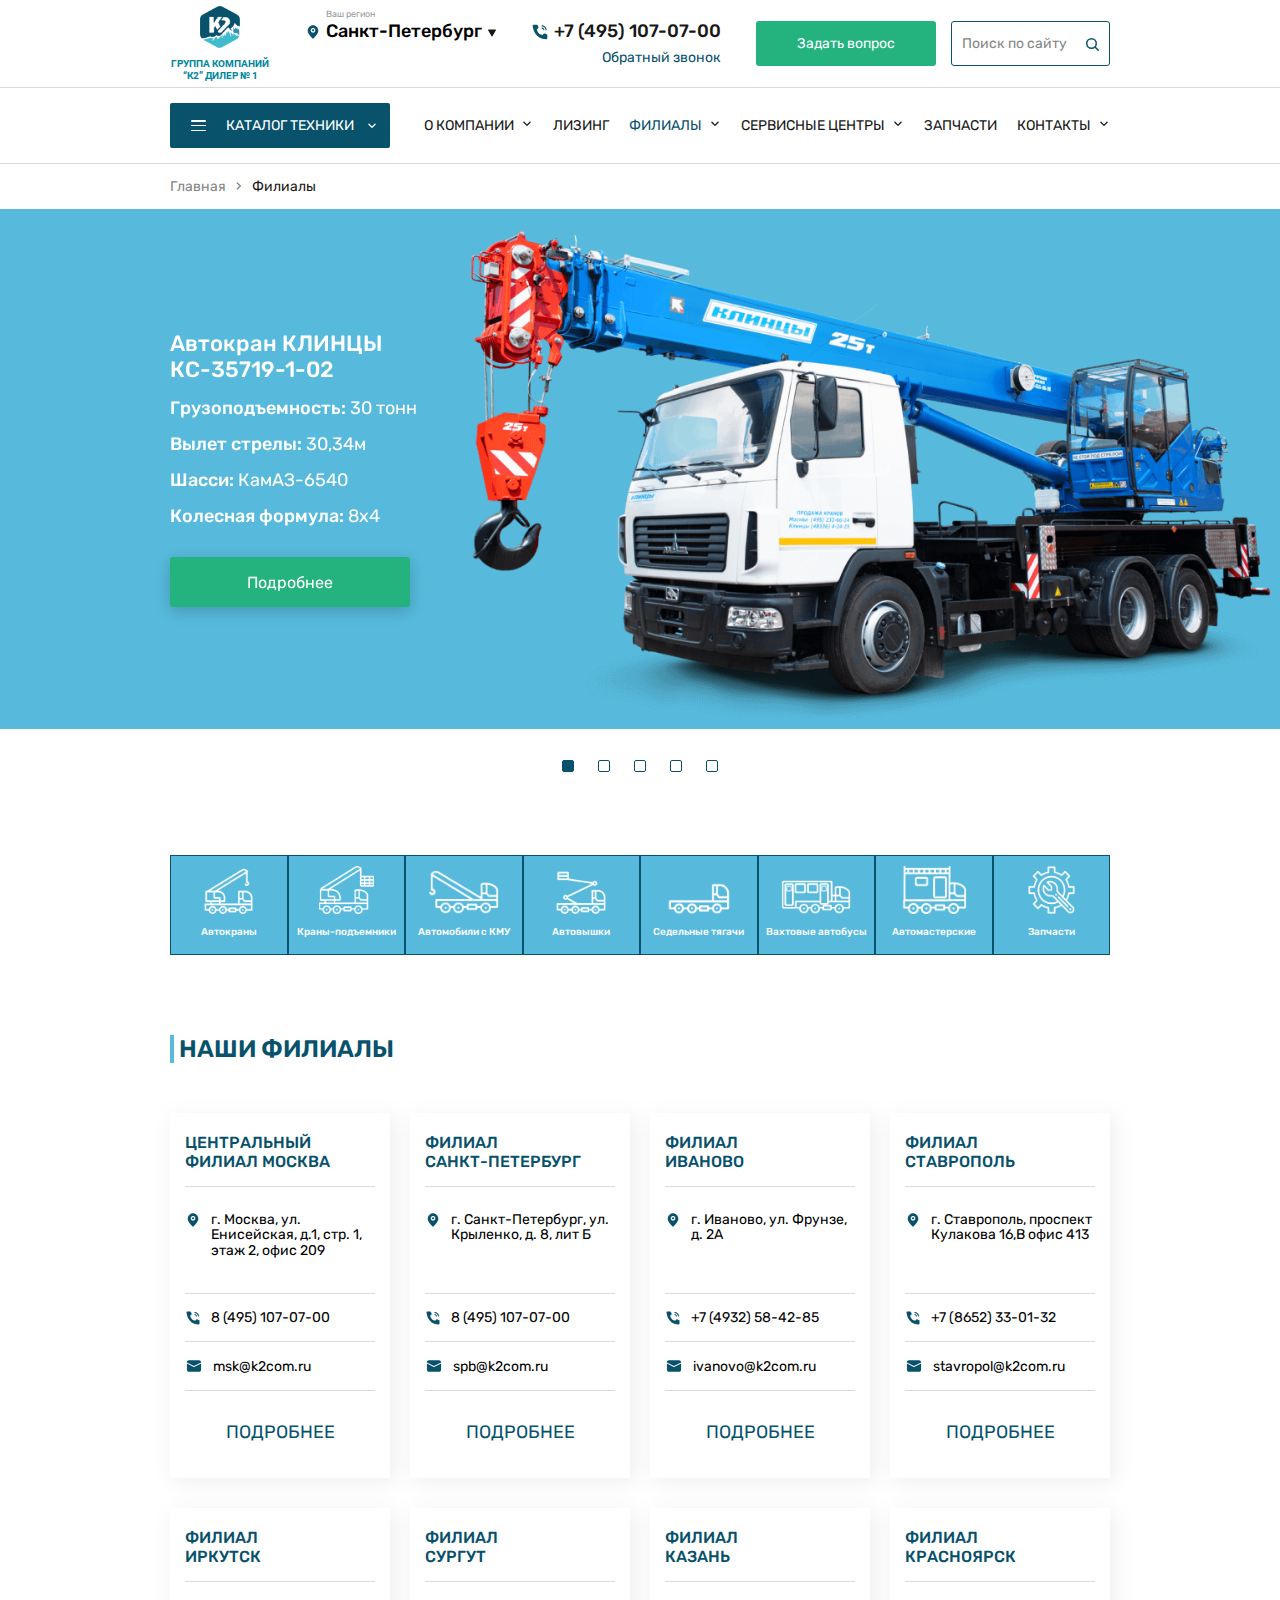
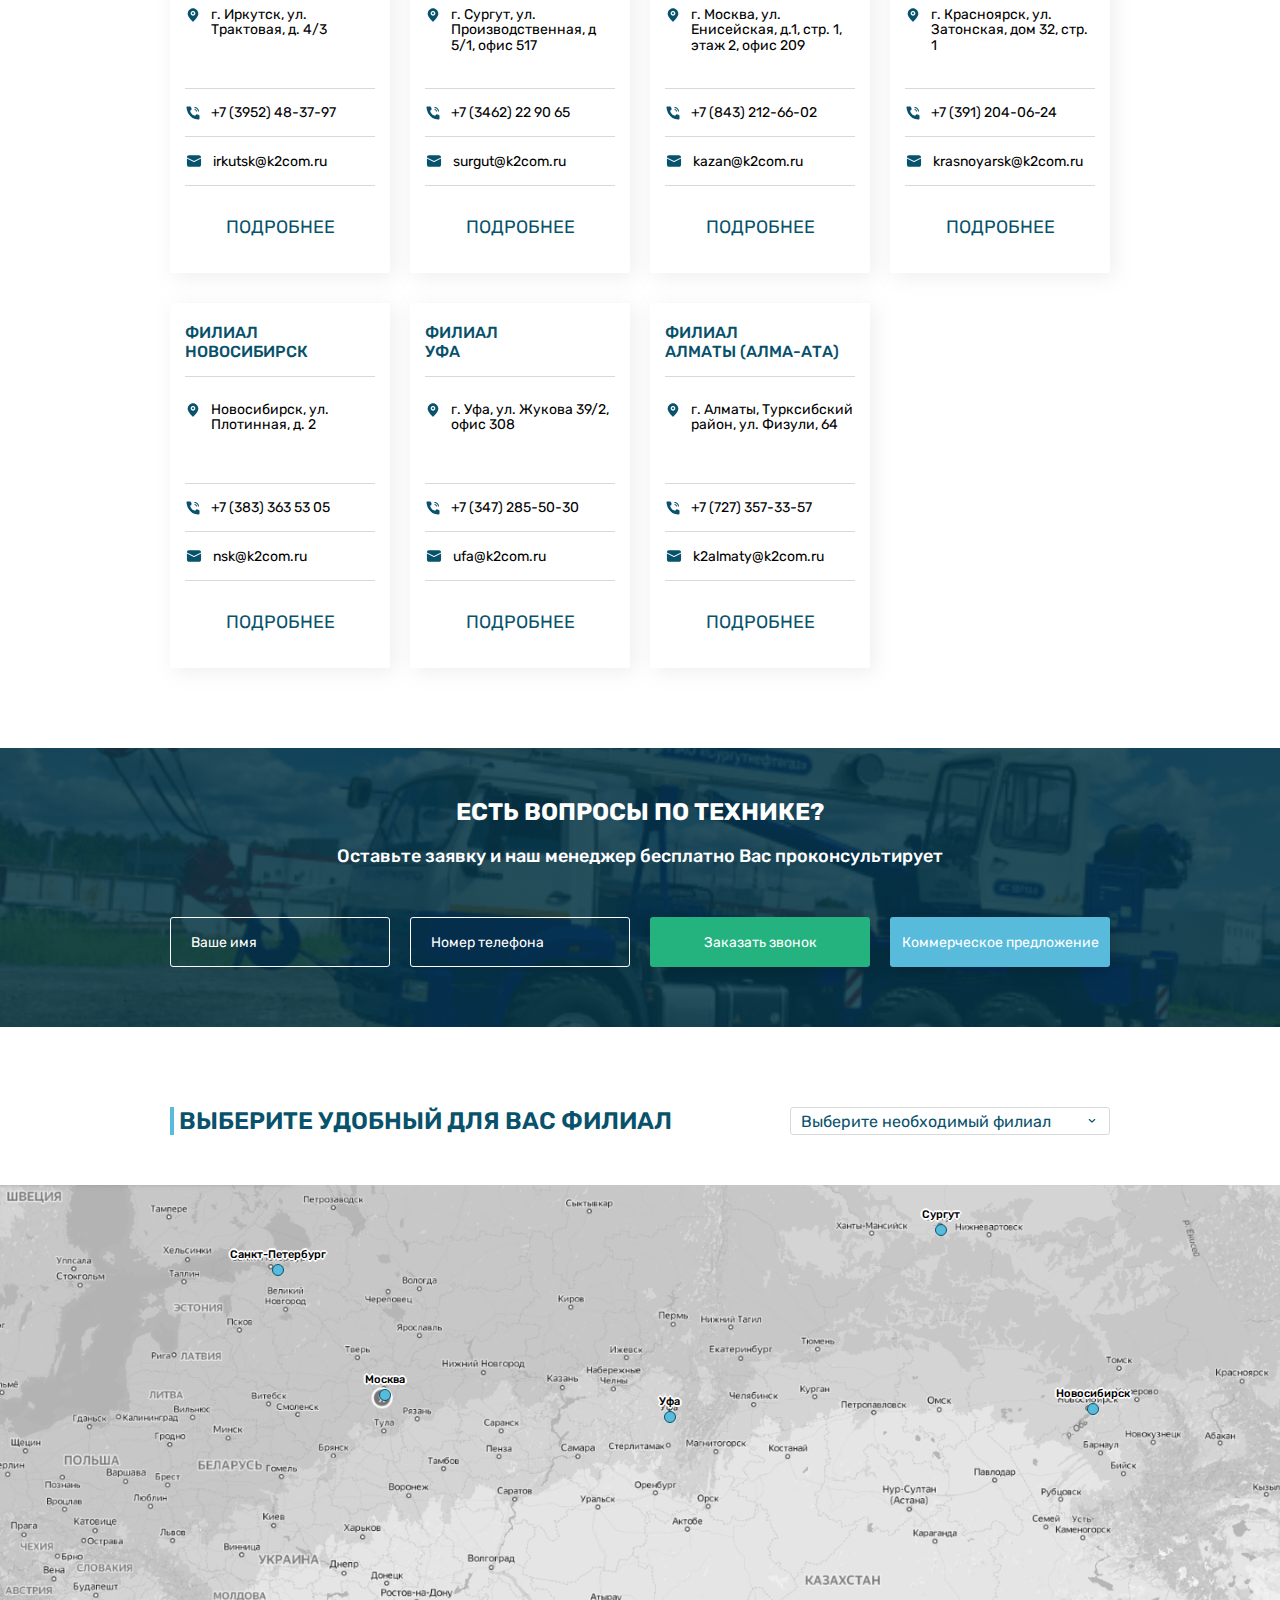
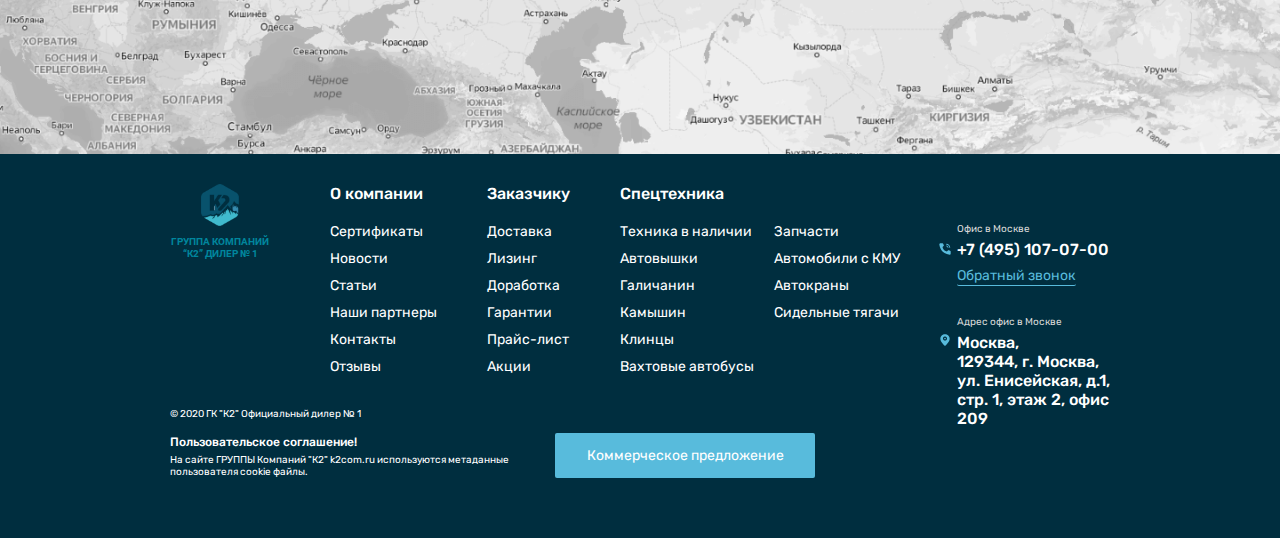
<file: branches-page.html>
<!doctype html>
<html lang="ru">
<head>
    <meta charset="UTF-8">
    <meta name="viewport"
          content="width=device-width, initial-scale=1.0">
    <meta http-equiv="X-UA-Compatible" content="ie=edge">
    <title>K2COM - ФИЛИАЛЫ</title>
    <meta name="title" content="K2COM | Продажа грузоподъемной, дорожно-строительной и спецтехники в Москве от Официального дилера!">
    <meta name="description" content="Продажа грузоподъемной, дорожно-строительной и спецтехники в Москве от Официального дилера!">
    <link rel="icon" type="image/png" href="media/logo.png">
    <link rel="stylesheet" href="libraries/swiper/swiper-bundle.min.css">
    <link rel="stylesheet" href="css/reset.css">
    <link rel="stylesheet" href="fonts/fonts.css">
    <link rel="stylesheet" href="css/style.css">
    <link rel="stylesheet" href="css/media.css">
</head>
<body>
<header class="header">
    <div class="header-top">
        <div class="container">
            <div class="header-top__wrap">
                <a href="#" class="header-logo icon-logo">
                    <img src="media/logo.png" alt="Logo">
                    <p>Группа компаний
                        “к2” дилер № 1</p>
                </a>
                <div class="header-reg-phone">
                    <div class="header-region">
                        <span class="header-region__span">Ваш регион</span>
                        <div class="header-region__trigger">
                            <p class="header-region__preview">
                                <svg width="18" height="18" viewBox="0 0 18 18" fill="none" xmlns="http://www.w3.org/2000/svg">
                                    <path d="M9 8.25C9.62132 8.25 10.125 7.74632 10.125 7.125C10.125 6.50368 9.62132 6 9 6C8.37868 6 7.875 6.50368 7.875 7.125C7.875 7.74632 8.37868 8.25 9 8.25Z" fill="#08526C"/>
                                    <path d="M9 1.5C7.41904 1.49992 5.90194 2.12382 4.77843 3.23609C3.65492 4.34837 3.01581 5.85912 3 7.44C3 11.55 8.2875 16.125 8.5125 16.32C8.64835 16.4362 8.82124 16.5 9 16.5C9.17876 16.5 9.35165 16.4362 9.4875 16.32C9.75 16.125 15 11.55 15 7.44C14.9842 5.85912 14.3451 4.34837 13.2216 3.23609C12.0981 2.12382 10.581 1.49992 9 1.5ZM9 9.75C8.48082 9.75 7.97331 9.59605 7.54163 9.30761C7.10995 9.01917 6.7735 8.6092 6.57482 8.12954C6.37614 7.64989 6.32415 7.12209 6.42544 6.61289C6.52672 6.10369 6.77673 5.63596 7.14384 5.26885C7.51096 4.90173 7.97869 4.65173 8.48789 4.55044C8.99709 4.44915 9.52489 4.50114 10.0045 4.69982C10.4842 4.8985 10.8942 5.23495 11.1826 5.66663C11.471 6.09831 11.625 6.60582 11.625 7.125C11.625 7.82119 11.3484 8.48887 10.8562 8.98116C10.3639 9.47344 9.69619 9.75 9 9.75Z" fill="#08526C"/>
                                </svg>
                                <span>Санкт-Петербург</span>
                                <svg width="8" height="8" viewBox="0 0 8 8" fill="#181818" xmlns="http://www.w3.org/2000/svg">
                                    <path d="M4.43301 7.25C4.24056 7.58333 3.75944 7.58333 3.56699 7.25L0.102885 1.25C-0.089565 0.916667 0.150997 0.5 0.535898 0.5L7.4641 0.5C7.849 0.5 8.08956 0.916667 7.89711 1.25L4.43301 7.25Z"/>
                                </svg>
                            </p>
                            <div class="header-region__list">
                                <a href="#">Москва</a>
                                <a href="#">Казань</a>
                                <a href="#">Уфа</a>
                                <a href="#">Новосибирск</a>
                                <a href="#">Красноярск</a>
                                <a href="#">Иваново</a>
                                <a href="#">Алматы (Алма-Ата)</a>
                                <a href="#">Сургут</a>
                                <a href="#">Ставрополь</a>
                                <a href="#">Иркутск</a>
                            </div>
                        </div>
                    </div>
                    <div class="header-phone">
                        <a class="phone-link" href="tel:+74951070700">
                            <svg width="18" height="18" viewBox="0 0 18 18" fill="none" xmlns="http://www.w3.org/2000/svg">
                                <path d="M13.5 7.3125H12.375C12.3746 6.86508 12.1966 6.43612 11.8802 6.11975C11.5639 5.80338 11.1349 5.62545 10.6875 5.625V4.5C11.4331 4.50089 12.148 4.7975 12.6753 5.32475C13.2025 5.852 13.4991 6.56685 13.5 7.3125Z" fill="#08526C"/>
                                <path d="M15.75 7.3125H14.625C14.6238 6.26858 14.2086 5.26775 13.4704 4.52958C12.7323 3.79142 11.7314 3.37619 10.6875 3.375V2.25C12.0297 2.25149 13.3165 2.78534 14.2656 3.73442C15.2147 4.6835 15.7485 5.9703 15.75 7.3125ZM11.4373 12.0836L12.6973 10.8236C12.866 10.6549 13.0804 10.5394 13.3141 10.4914C13.5478 10.4434 13.7904 10.4651 14.0119 10.5536L15.5464 11.1679C15.7726 11.2584 15.9664 11.4146 16.103 11.6163C16.2395 11.818 16.3125 12.056 16.3125 12.2996V15.0902C16.3129 15.256 16.2794 15.4202 16.2142 15.5727C16.1489 15.7252 16.0532 15.8628 15.933 15.977C15.8127 16.0912 15.6704 16.1797 15.5147 16.237C15.3591 16.2943 15.1934 16.3192 15.0278 16.3103C4.27164 15.6409 2.09926 6.53063 1.69595 3.042C1.67641 2.87145 1.69321 2.69869 1.74523 2.5351C1.79725 2.3715 1.88332 2.22077 1.99777 2.09283C2.11222 1.96488 2.25246 1.86261 2.40927 1.79275C2.56608 1.72289 2.73591 1.68702 2.90757 1.6875H5.64864C5.89224 1.68749 6.13025 1.76047 6.33198 1.89703C6.53371 2.03359 6.68989 2.22746 6.78039 2.45363L7.39407 3.98813C7.48264 4.20962 7.50426 4.45224 7.45627 4.68591C7.40827 4.91958 7.29277 5.13403 7.12407 5.30269L5.86407 6.56269C5.86407 6.56269 6.5627 11.4744 11.4373 12.0836Z" fill="#08526C"/>
                            </svg>
                            +7 (495) 107-07-00
                        </a>
                        <button type="button" class="btn" data-modal="modalRequest">Обратный звонок</button>
                    </div>
                </div>
                <div class="header-ask-search">
                    <button type="button" class="btn header__btn-ask" data-modal="modalRequest">Задать вопрос</button>
                    <div class="header-search">
                        <label for="inputSearch" class="visually-hidden">Поиск</label>
                        <input type="text" placeholder="Поиск по сайту" name="search" id="inputSearch">
                        <svg width="16" height="16" viewBox="0 0 16 16" fill="none" xmlns="http://www.w3.org/2000/svg">
                            <path d="M11.25 11.25L14.25 14.25" stroke="#08526C" stroke-width="1.5" stroke-linecap="round" stroke-linejoin="round"/>
                            <path d="M7.5 12.25C10.1234 12.25 12.25 10.1234 12.25 7.5C12.25 4.87665 10.1234 2.75 7.5 2.75C4.87665 2.75 2.75 4.87665 2.75 7.5C2.75 10.1234 4.87665 12.25 7.5 12.25Z" stroke="#08526C" stroke-width="1.5" stroke-linecap="round" stroke-linejoin="round"/>
                        </svg>
                    </div>
                </div>
                <a class="header-phone--mobile" href="tel:+74951070700">
                    <img src="media/icons/headerPhoneIcon.svg" alt="phone Icon">
                </a>
                <div class="header-burger"></div>
            </div>
        </div>
    </div>
    <hr>
    <div class="header-bottom">
        <div class="container">
            <div class="header-bottom__wrap">
                <button type="button" class="btn header__btn-catalogue">
                    <span class="header__btn-catalogue__icon"><span></span></span>
                    <span>Каталог техники</span>
                    <svg width="16" height="16" viewBox="0 0 16 16" fill="none" xmlns="http://www.w3.org/2000/svg">
                        <path d="M7.99999 9.98288C7.9111 9.98288 7.8251 9.96621 7.74199 9.93288C7.65844 9.89954 7.58888 9.8551 7.53333 9.79954L4.46666 6.73288C4.34444 6.61066 4.28333 6.4551 4.28333 6.26621C4.28333 6.07732 4.34444 5.92177 4.46666 5.79954C4.58888 5.67732 4.74444 5.61621 4.93333 5.61621C5.12221 5.61621 5.27777 5.67732 5.39999 5.79954L7.99999 8.39954L10.6 5.79954C10.7222 5.67732 10.8778 5.61621 11.0667 5.61621C11.2555 5.61621 11.4111 5.67732 11.5333 5.79954C11.6555 5.92177 11.7167 6.07732 11.7167 6.26621C11.7167 6.4551 11.6555 6.61066 11.5333 6.73288L8.46666 9.79954C8.39999 9.86621 8.32777 9.91332 8.24999 9.94088C8.17221 9.96888 8.08888 9.98288 7.99999 9.98288Z" fill="white"/>
                    </svg>
                </button>
                <nav class="header-menu">
                    <div class="header-menu__link header-menu__link-dropdown">
                        <p>О компании</p>
                        <div class="header-menu__link-dropdown__list">
                            <a href="#">Новости</a>
                            <a href="#">вакансии</a>
                            <a href="#">сертификаты</a>
                            <a href="#">Отзывы</a>
                            <a href="#">Вопросы и ответы</a>
                            <a href="#">доставка</a>
                        </div>
                    </div>
                    <a href="#" class="header-menu__link">Лизинг</a>
                    <div class="header-menu__link header-menu__link-dropdown header-menu__link--active">
                        <p>Филиалы</p>
                        <div class="header-menu__link-dropdown__list">
                            <a href="#">Москва</a>
                            <a href="#">Санкт-Петербург</a>
                            <a href="#">Алматы (Алма-Ата)</a>
                            <a href="#">Иваново</a>
                            <a href="#">Красноярск</a>
                        </div>
                    </div>
                    <div class="header-menu__link header-menu__link-dropdown">
                        <p>Сервисные Центры</p>
                        <div class="header-menu__link-dropdown__list">
                            <a href="#">Москва</a>
                            <a href="#">Санкт-Петербург</a>
                            <a href="#">Алматы (Алма-Ата)</a>
                            <a href="#">Иваново</a>
                            <a href="#">Красноярск</a>
                        </div>
                    </div>
                    <a href="#" class="header-menu__link">ЗАПЧАСТИ</a>
                    <div class="header-menu__link header-menu__link-dropdown">
                        <p>Контакты</p>
                        <div class="header-menu__link-dropdown__list">
                            <a href="#">Москва</a>
                            <a href="#">Санкт-Петербург</a>
                            <a href="#">Алматы (Алма-Ата)</a>
                            <a href="#">Иваново</a>
                            <a href="#">Красноярск</a>
                        </div>
                    </div>
                </nav>
                <button type="button" class="btn header__btn-ask" data-modal="modalRequest">Задать вопрос</button>
                <div class="header-search">
                    <label for="inputSearchBottom" class="visually-hidden">Поиск</label>
                    <input type="text" placeholder="Поиск по сайту" name="search" id="inputSearchBottom">
                    <svg width="16" height="16" viewBox="0 0 16 16" fill="none" xmlns="http://www.w3.org/2000/svg">
                        <path d="M11.25 11.25L14.25 14.25" stroke="#08526C" stroke-width="1.5" stroke-linecap="round" stroke-linejoin="round"/>
                        <path d="M7.5 12.25C10.1234 12.25 12.25 10.1234 12.25 7.5C12.25 4.87665 10.1234 2.75 7.5 2.75C4.87665 2.75 2.75 4.87665 2.75 7.5C2.75 10.1234 4.87665 12.25 7.5 12.25Z" stroke="#08526C" stroke-width="1.5" stroke-linecap="round" stroke-linejoin="round"/>
                    </svg>
                </div>
            </div>
        </div>
    </div>
    <hr>
    <div class="header-burger__wrap">
        <div class="container">
            <div class="header-search">
                <label for="inputSearchBurger" class="visually-hidden">Поиск</label>
                <input type="text" placeholder="Поиск по сайту" name="search" id="inputSearchBurger">
                <svg width="16" height="16" viewBox="0 0 16 16" fill="none" xmlns="http://www.w3.org/2000/svg">
                    <path d="M11.25 11.25L14.25 14.25" stroke="#08526C" stroke-width="1.5" stroke-linecap="round" stroke-linejoin="round"/>
                    <path d="M7.5 12.25C10.1234 12.25 12.25 10.1234 12.25 7.5C12.25 4.87665 10.1234 2.75 7.5 2.75C4.87665 2.75 2.75 4.87665 2.75 7.5C2.75 10.1234 4.87665 12.25 7.5 12.25Z" stroke="#08526C" stroke-width="1.5" stroke-linecap="round" stroke-linejoin="round"/>
                </svg>
            </div>
            <nav class="header-menu">
                <div class="header-menu__link header-menu__link-collapse">
                    <p>О компании</p>
                    <div class="header-menu__link-collapse__list">
                        <a href="#">Новости</a>
                        <a href="#">вакансии</a>
                        <a href="#">сертификаты</a>
                        <a href="#">Отзывы</a>
                        <a href="#">Вопросы и ответы</a>
                        <a href="#">доставка</a>
                    </div>
                </div>
                <a href="#" class="header-menu__link">Лизинг</a>
                <div class="header-menu__link header-menu__link-collapse header-menu__link--active">
                    <p>Филиалы</p>
                    <div class="header-menu__link-collapse__list">
                        <a href="#">Москва</a>
                        <a href="#">Санкт-Петербург</a>
                        <a href="#">Алматы (Алма-Ата)</a>
                        <a href="#">Иваново</a>
                        <a href="#">Красноярск</a>
                    </div>
                </div>
                <div class="header-menu__link header-menu__link-collapse">
                    <p>Сервисные Центры</p>
                    <div class="header-menu__link-collapse__list">
                        <a href="#">Москва</a>
                        <a href="#">Санкт-Петербург</a>
                        <a href="#">Алматы (Алма-Ата)</a>
                        <a href="#">Иваново</a>
                        <a href="#">Красноярск</a>
                    </div>
                </div>
                <a href="#" class="header-menu__link">ЗАПЧАСТИ</a>
                <div class="header-menu__link header-menu__link-collapse">
                    <p>Контакты</p>
                    <div class="header-menu__link-collapse__list">
                        <a href="#">Москва</a>
                        <a href="#">Санкт-Петербург</a>
                        <a href="#">Алматы (Алма-Ата)</a>
                        <a href="#">Иваново</a>
                        <a href="#">Красноярск</a>
                    </div>
                </div>
            </nav>
            <button type="button" class="btn header__btn-ask" data-modal="modalRequest">Задать вопрос</button>
            <div class="header-phone">
                <a class="phone-link" href="tel:+74951070700">
                    <svg width="18" height="18" viewBox="0 0 18 18" fill="none" xmlns="http://www.w3.org/2000/svg">
                        <path d="M13.5 7.3125H12.375C12.3746 6.86508 12.1966 6.43612 11.8802 6.11975C11.5639 5.80338 11.1349 5.62545 10.6875 5.625V4.5C11.4331 4.50089 12.148 4.7975 12.6753 5.32475C13.2025 5.852 13.4991 6.56685 13.5 7.3125Z" fill="#08526C"/>
                        <path d="M15.75 7.3125H14.625C14.6238 6.26858 14.2086 5.26775 13.4704 4.52958C12.7323 3.79142 11.7314 3.37619 10.6875 3.375V2.25C12.0297 2.25149 13.3165 2.78534 14.2656 3.73442C15.2147 4.6835 15.7485 5.9703 15.75 7.3125ZM11.4373 12.0836L12.6973 10.8236C12.866 10.6549 13.0804 10.5394 13.3141 10.4914C13.5478 10.4434 13.7904 10.4651 14.0119 10.5536L15.5464 11.1679C15.7726 11.2584 15.9664 11.4146 16.103 11.6163C16.2395 11.818 16.3125 12.056 16.3125 12.2996V15.0902C16.3129 15.256 16.2794 15.4202 16.2142 15.5727C16.1489 15.7252 16.0532 15.8628 15.933 15.977C15.8127 16.0912 15.6704 16.1797 15.5147 16.237C15.3591 16.2943 15.1934 16.3192 15.0278 16.3103C4.27164 15.6409 2.09926 6.53063 1.69595 3.042C1.67641 2.87145 1.69321 2.69869 1.74523 2.5351C1.79725 2.3715 1.88332 2.22077 1.99777 2.09283C2.11222 1.96488 2.25246 1.86261 2.40927 1.79275C2.56608 1.72289 2.73591 1.68702 2.90757 1.6875H5.64864C5.89224 1.68749 6.13025 1.76047 6.33198 1.89703C6.53371 2.03359 6.68989 2.22746 6.78039 2.45363L7.39407 3.98813C7.48264 4.20962 7.50426 4.45224 7.45627 4.68591C7.40827 4.91958 7.29277 5.13403 7.12407 5.30269L5.86407 6.56269C5.86407 6.56269 6.5627 11.4744 11.4373 12.0836Z" fill="#08526C"/>
                    </svg>
                    +7 (495) 107-07-00
                </a>
                <button type="button" class="btn" data-modal="modalRequest">Обратный звонок</button>
            </div>
            <div class="header-region">
                <span class="header-region__span">Ваш регион</span>
                <div class="header-region__trigger">
                    <p class="header-region__preview">
                        <svg width="18" height="18" viewBox="0 0 18 18" fill="none" xmlns="http://www.w3.org/2000/svg">
                            <path d="M9 8.25C9.62132 8.25 10.125 7.74632 10.125 7.125C10.125 6.50368 9.62132 6 9 6C8.37868 6 7.875 6.50368 7.875 7.125C7.875 7.74632 8.37868 8.25 9 8.25Z" fill="#08526C"/>
                            <path d="M9 1.5C7.41904 1.49992 5.90194 2.12382 4.77843 3.23609C3.65492 4.34837 3.01581 5.85912 3 7.44C3 11.55 8.2875 16.125 8.5125 16.32C8.64835 16.4362 8.82124 16.5 9 16.5C9.17876 16.5 9.35165 16.4362 9.4875 16.32C9.75 16.125 15 11.55 15 7.44C14.9842 5.85912 14.3451 4.34837 13.2216 3.23609C12.0981 2.12382 10.581 1.49992 9 1.5ZM9 9.75C8.48082 9.75 7.97331 9.59605 7.54163 9.30761C7.10995 9.01917 6.7735 8.6092 6.57482 8.12954C6.37614 7.64989 6.32415 7.12209 6.42544 6.61289C6.52672 6.10369 6.77673 5.63596 7.14384 5.26885C7.51096 4.90173 7.97869 4.65173 8.48789 4.55044C8.99709 4.44915 9.52489 4.50114 10.0045 4.69982C10.4842 4.8985 10.8942 5.23495 11.1826 5.66663C11.471 6.09831 11.625 6.60582 11.625 7.125C11.625 7.82119 11.3484 8.48887 10.8562 8.98116C10.3639 9.47344 9.69619 9.75 9 9.75Z" fill="#08526C"/>
                        </svg>
                        <span>Санкт-Петербург</span>
                        <svg width="8" height="8" viewBox="0 0 8 8" fill="#181818" xmlns="http://www.w3.org/2000/svg">
                            <path d="M4.43301 7.25C4.24056 7.58333 3.75944 7.58333 3.56699 7.25L0.102885 1.25C-0.089565 0.916667 0.150997 0.5 0.535898 0.5L7.4641 0.5C7.849 0.5 8.08956 0.916667 7.89711 1.25L4.43301 7.25Z"/>
                        </svg>
                    </p>
                    <div class="header-region__list">
                        <a href="#">Москва</a>
                        <a href="#">Казань</a>
                        <a href="#">Уфа</a>
                        <a href="#">Новосибирск</a>
                        <a href="#">Красноярск</a>
                        <a href="#">Иваново</a>
                        <a href="#">Алматы (Алма-Ата)</a>
                        <a href="#">Сургут</a>
                        <a href="#">Ставрополь</a>
                        <a href="#">Иркутск</a>
                    </div>
                </div>
            </div>
        </div>
    </div>
</header>
<div class="header-mobile-spacer"></div>

<div class="header-catalogue">
    <div class="container">
        <div class="header-catalogue__wrap">
            <div class="header-catalogue__sidebar">
                <div class="header-catalogue__sidebar-wrap">
                    <div class="header-catalogue__sidebar-item">
                        <button type="button" class="header-catalogue__sidebar-btn">Автокраны</button>
                        <div class="header-catalogue__cat">
                            <div class="header-catalogue__item header-catalogue__item-images">
                                <p>Марка:</p>
                                <div class="header-catalogue__item-wrap">
                                    <a href="#">
                                        <img src="media/headerCatalogue/headerCatalogueKamishin.png" alt="Камышин">
                                        <span>Камышин</span>
                                    </a>
                                    <a href="#">
                                        <img src="media/headerCatalogue/headerCatalogueGalichanin.png" alt="Галичанин">
                                        <span>Галичанин</span>
                                    </a>
                                    <a href="#">
                                        <img src="media/headerCatalogue/headerCatalogueKlincy.png" alt="Клинцы">
                                        <span>Клинцы</span>
                                    </a>
                                    <a href="#">
                                        <img src="media/headerCatalogue/headerCataloguePalSany.png" alt="Palfinger & Sany">
                                        <span>SANY</span>
                                    </a>
                                </div>
                            </div>
                            <div class="header-catalogue__item header-catalogue__item-capacity">
                                <p>Грузоподъемность (т.):</p>
                                <div class="header-catalogue__item-wrap">
                                    <a href="#">Автокраны 16 т.</a>
                                    <a href="#">Автокраны 20 т.</a>
                                    <a href="#">Автокраны 25 т.</a>
                                    <a href="#">Автокраны 27 т.</a>
                                    <a href="#">Автокраны 32 т.</a>
                                    <a href="#">Автокраны 35 т.</a>
                                    <a href="#">Автокраны 36 т.</a>
                                    <a href="#">Автокраны 40 т.</a>
                                    <a href="#">Автокраны 50 т.</a>
                                    <a href="#">Автокраны 55 т.</a>
                                    <a href="#">Автокраны 60 т.</a>
                                    <a href="#">Автокраны 70 т.</a>
                                    <a href="#">Автокраны 75 т.</a>
                                    <a href="#">Автокраны 80 т.</a>
                                    <a href="#">Автокраны 100 т.</a>
                                    <a href="#">Автокраны 120 т.</a>
                                </div>
                            </div>
                            <div class="header-catalogue__item header-catalogue__item-arrow">
                                <p>Длина стрелы (м.):</p>
                                <div class="header-catalogue__item-wrap">
                                    <a href="#">19,0 м</a>
                                    <a href="#">21,0 м</a>
                                    <a href="#">21,7 м</a>
                                    <a href="#">23,0 м</a>
                                    <a href="#">23,7 м</a>
                                    <a href="#">24,0 м</a>
                                    <a href="#">30,2 м</a>
                                    <a href="#">30,34 м</a>
                                    <a href="#">30,7 м</a>
                                    <a href="#">31,0 м</a>
                                    <a href="#">32,0 м</a>
                                    <a href="#">33,0 м</a>
                                    <a href="#">33,2 м</a>
                                    <a href="#">34,1 м</a>
                                    <a href="#">35,0 м</a>
                                    <a href="#">40,0 м</a>
                                    <a href="#">40,51 м</a>
                                    <a href="#">42,0 м</a>
                                    <a href="#">43,5 м</a>
                                    <a href="#">45,5 м</a>
                                    <a href="#">47,0 м</a>
                                    <a href="#">49,0 м</a>
                                    <a href="#">51,0 м</a>
                                    <a href="#">52,0 м</a>
                                    <a href="#">60,0 м</a>
                                </div>
                            </div>
                            <div class="header-catalogue__item header-catalogue__item-chassis">
                                <p>Шасси:</p>
                                <div class="header-catalogue__item-wrap">
                                    <a href="#">КамАЗ-43118</a>
                                    <a href="#">КамАЗ-65115</a>
                                    <a href="#">Урал-4320</a>
                                    <a href="#">МАЗ-6312</a>
                                    <a href="#">МАЗ-6312</a>
                                    <a href="#">КамАЗ-6540</a>
                                    <a href="#">БАЗ-690902</a>
                                </div>
                            </div>
                            <a href="#" class="btn btn-more header-catalogue__cat-link">
                                <svg width="13" height="13" viewBox="0 0 13 13" fill="none" xmlns="http://www.w3.org/2000/svg">
                                    <rect width="3" height="3" rx="1" fill="white"/>
                                    <rect y="5" width="3" height="3" rx="1" fill="white"/>
                                    <rect y="10" width="3" height="3" rx="1" fill="white"/>
                                    <rect x="5" width="3" height="3" rx="1" fill="white"/>
                                    <rect x="5" y="5" width="3" height="3" rx="1" fill="white"/>
                                    <rect x="5" y="10" width="3" height="3" rx="1" fill="white"/>
                                    <rect x="10" width="3" height="3" rx="1" fill="white"/>
                                    <rect x="10" y="5" width="3" height="3" rx="1" fill="white"/>
                                    <rect x="10" y="10" width="3" height="3" rx="1" fill="white"/>
                                </svg>
                                КАТАЛОГ АВТОКРАНОВ
                            </a>
                        </div>
                    </div>
                    <div class="header-catalogue__sidebar-item">
                        <button type="button" class="header-catalogue__sidebar-btn">Краны-подъемники</button>
                    </div>
                    <div class="header-catalogue__sidebar-item">
                        <button type="button" class="header-catalogue__sidebar-btn">Автомобили с КМУ</button>
                    </div>
                    <div class="header-catalogue__sidebar-item">
                        <button type="button" class="header-catalogue__sidebar-btn">Автовышки</button>
                    </div>
                    <div class="header-catalogue__sidebar-item">
                        <button type="button" class="header-catalogue__sidebar-btn">Седельные тягачи</button>
                    </div>
                    <div class="header-catalogue__sidebar-item">
                        <button type="button" class="header-catalogue__sidebar-btn">Вахтовые автобусы</button>
                    </div>
                    <div class="header-catalogue__sidebar-item">
                        <button type="button" class="header-catalogue__sidebar-btn">Автомастерские</button>
                    </div>
                    <div class="header-catalogue__sidebar-item">
                        <button type="button" class="header-catalogue__sidebar-btn">Запчаcти</button>
                        <div class="header-catalogue__cat header-catalogue__cat-spares">
                            <a href="#" class="header-catalogue__link">Опорно-поворотные устройства</a>
                            <a href="#" class="header-catalogue__link">Механизмы поворота</a>
                            <a href="#" class="header-catalogue__link">Электрооборудование</a>
                            <a href="#" class="header-catalogue__link">Кабины крановщика</a>
                            <a href="#" class="header-catalogue__link">Приборы безопасности</a>
                            <a href="#" class="header-catalogue__link">Грузовые лебедки</a>
                            <a href="#" class="header-catalogue__link">Гидроцилиндры</a>
                            <a href="#" class="header-catalogue__link">Стрелы</a>
                            <a href="#" class="header-catalogue__link">Ремкомплекты</a>
                            <a href="#" class="header-catalogue__link">Дополнительное оборудование</a>
                            <a href="#" class="header-catalogue__link">Гидрооборудование</a>
                            <a href="#" class="header-catalogue__link">Металлоконструкции</a>
                            <a href="#" class="header-catalogue__link">Гидромоторы-гидронасосы</a>
                            <a href="#" class="btn btn-more header-catalogue__cat-link">
                                <svg width="15" height="15" viewBox="0 0 15 15" fill="none" xmlns="http://www.w3.org/2000/svg" xmlns:xlink="http://www.w3.org/1999/xlink">
                                    <rect width="15" height="15" fill="url(#pattern0)"/>
                                    <defs>
                                        <pattern id="pattern0" patternContentUnits="objectBoundingBox" width="1" height="1">
                                            <use xlink:href="#image0_372_5002" transform="scale(0.00195312)"/>
                                        </pattern>
                                        <image id="image0_372_5002" width="512" height="512" xlink:href="[data-uri]"/>
                                    </defs>
                                </svg>
                                КАТАЛОГ АВТОЗАПЧАСТЕЙ
                            </a>
                        </div>
                    </div>
                </div>
            </div>
            <div class="header-catalogue__content"></div>
        </div>
    </div>
</div>

<div class="breadcrumbs">
    <div class="breadcrumbs__container container">
        <ul>
            <li class="breadcrumbs__item"><a href="#">Главная</a></li>
            <li class="breadcrumbs__item breadcrumbs__item--active"><a href="#">Филиалы</a></li>
        </ul>
    </div>
</div>

<section class="slider-banner">
    <div class="swiper slider-banner__swiper">
        <div class="swiper-wrapper">
            <div class="swiper-slide">
                <div class="slider-banner__slide-content">
                    <div class="container">
                        <div class="slider-banner__slide-body">
                            <h3>Автокран КЛИНЦЫ КС-35719-1-02</h3>
                            <div class="slider-banner__slide-body-text">
                                <p>Грузоподъемность: <span>30 тонн</span></p>
                                <p>Вылет стрелы: <span>30,34м</span></p>
                                <p>Шасси: <span>КамАЗ-6540</span></p>
                                <p>Колесная формула: <span>8х4</span></p>
                            </div>
                            <a href="#" class="btn btn-more">Подробнее</a>
                        </div>
                    </div>
                </div>
                <div class="slider-banner__slide-image">
                    <img src="media/examples/crane-example.png" alt="Автокран КЛИНЦЫ КС-35719-1-02">
                </div>
            </div>
            <div class="swiper-slide">
                <div class="slider-banner__slide-content">
                    <div class="container">
                        <div class="slider-banner__slide-body">
                            <h3>Автокран КЛИНЦЫ КС-35719-1-02</h3>
                            <div class="slider-banner__slide-body-text">
                                <p>Грузоподъемность: <span>30 тонн</span></p>
                                <p>Вылет стрелы: <span>30,34м</span></p>
                                <p>Шасси: <span>КамАЗ-6540</span></p>
                                <p>Колесная формула: <span>8х4</span></p>
                            </div>
                            <a href="#" class="btn btn-more">Подробнее</a>
                        </div>
                    </div>
                </div>
                <div class="slider-banner__slide-image">
                    <img src="media/examples/crane-example.png" alt="Автокран КЛИНЦЫ КС-35719-1-02">
                </div>
            </div>
            <div class="swiper-slide">
                <div class="slider-banner__slide-content">
                    <div class="container">
                        <div class="slider-banner__slide-body">
                            <h3>Автокран КЛИНЦЫ КС-35719-1-02</h3>
                            <div class="slider-banner__slide-body-text">
                                <p>Грузоподъемность: <span>30 тонн</span></p>
                                <p>Вылет стрелы: <span>30,34м</span></p>
                                <p>Шасси: <span>КамАЗ-6540</span></p>
                                <p>Колесная формула: <span>8х4</span></p>
                            </div>
                            <a href="#" class="btn btn-more">Подробнее</a>
                        </div>
                    </div>
                </div>
                <div class="slider-banner__slide-image">
                    <img src="media/examples/crane-example.png" alt="Автокран КЛИНЦЫ КС-35719-1-02">
                </div>
            </div>
            <div class="swiper-slide">
                <div class="slider-banner__slide-content">
                    <div class="container">
                        <div class="slider-banner__slide-body">
                            <h3>Автокран КЛИНЦЫ КС-35719-1-02</h3>
                            <div class="slider-banner__slide-body-text">
                                <p>Грузоподъемность: <span>30 тонн</span></p>
                                <p>Вылет стрелы: <span>30,34м</span></p>
                                <p>Шасси: <span>КамАЗ-6540</span></p>
                                <p>Колесная формула: <span>8х4</span></p>
                            </div>
                            <a href="#" class="btn btn-more">Подробнее</a>
                        </div>
                    </div>
                </div>
                <div class="slider-banner__slide-image">
                    <img src="media/examples/crane-example.png" alt="Автокран КЛИНЦЫ КС-35719-1-02">
                </div>
            </div>
            <div class="swiper-slide">
                <div class="slider-banner__slide-content">
                    <div class="container">
                        <div class="slider-banner__slide-body">
                            <h3>Автокран КЛИНЦЫ КС-35719-1-02</h3>
                            <div class="slider-banner__slide-body-text">
                                <p>Грузоподъемность: <span>30 тонн</span></p>
                                <p>Вылет стрелы: <span>30,34м</span></p>
                                <p>Шасси: <span>КамАЗ-6540</span></p>
                                <p>Колесная формула: <span>8х4</span></p>
                            </div>
                            <a href="#" class="btn btn-more">Подробнее</a>
                        </div>
                    </div>
                </div>
                <div class="slider-banner__slide-image">
                    <img src="media/examples/crane-example.png" alt="Автокран КЛИНЦЫ КС-35719-1-02">
                </div>
            </div>
        </div>
    </div>
    <div class="swiper-pagination"></div>
</section>

<div class="catalogue-list section-spacing">
    <div class="catalogue-list__container container">
        <a href="#" class="catalogue-list__item">
            <img src="media/categoriesListIcons/crane1.png" alt="Автокраны">
            <p>Автокраны</p>
        </a>
        <a href="#" class="catalogue-list__item">
            <img src="media/categoriesListIcons/crane2.png" alt="Краны-подъемники">
            <p>Краны-подъемники</p>
        </a>
        <a href="#" class="catalogue-list__item">
            <img src="media/categoriesListIcons/crane3.png" alt="Автомобили с КМУ">
            <p>Автомобили с КМУ</p>
        </a>
        <a href="#" class="catalogue-list__item">
            <img src="media/categoriesListIcons/crane4.png" alt="Автовышки">
            <p>Автовышки</p>
        </a>
        <a href="#" class="catalogue-list__item">
            <img src="media/categoriesListIcons/crane5.png" alt="Седельные тягачи">
            <p>Седельные тягачи</p>
        </a>
        <a href="#" class="catalogue-list__item">
            <img src="media/categoriesListIcons/crane6.png" alt="Вахтовые автобусы">
            <p>Вахтовые автобусы</p>
        </a>
        <a href="#" class="catalogue-list__item">
            <img src="media/categoriesListIcons/crane7.png" alt="Автомастерские">
            <p>Автомастерские</p>
        </a>
        <a href="#" class="catalogue-list__item">
            <img src="media/categoriesListIcons/crane8.png" alt="Запчасти">
            <p>Запчасти</p>
        </a>
    </div>
</div>

<section class="branches-list">
    <div class="container">
        <h2 class="section-title">наши филиалы</h2>
        <div class="branches-list__row section-row">
            <div class="section-col-md-3 section-col-sm-4">
                <div class="branches__card">
                    <div class="branches__card-item">
                        <h6>центральный филиал Москва</h6>
                    </div>
                    <div class="branches__card-item branches__card-item--address">
                        <svg width="16" height="16" viewBox="0 0 16 16" fill="none" xmlns="http://www.w3.org/2000/svg">
                            <path d="M8 7.33203C8.55228 7.33203 9 6.88432 9 6.33203C9 5.77975 8.55228 5.33203 8 5.33203C7.44772 5.33203 7 5.77975 7 6.33203C7 6.88432 7.44772 7.33203 8 7.33203Z" fill="#08526C"/>
                            <path d="M8.00013 1.33203C6.59483 1.33196 5.2463 1.88654 4.24762 2.87523C3.24895 3.86391 2.68085 5.20681 2.66679 6.61203C2.66679 10.2654 7.36679 14.332 7.56679 14.5054C7.68755 14.6087 7.84122 14.6654 8.00013 14.6654C8.15903 14.6654 8.3127 14.6087 8.43346 14.5054C8.66679 14.332 13.3335 10.2654 13.3335 6.61203C13.3194 5.20681 12.7513 3.86391 11.7526 2.87523C10.754 1.88654 9.40542 1.33196 8.00013 1.33203ZM8.00013 8.66537C7.53864 8.66537 7.08751 8.52852 6.7038 8.27213C6.32008 8.01574 6.02101 7.65132 5.84441 7.22496C5.6678 6.7986 5.6216 6.32944 5.71163 5.87682C5.80166 5.4242 6.02389 5.00844 6.35021 4.68212C6.67653 4.35579 7.09229 4.13357 7.54492 4.04353C7.99754 3.9535 8.46669 3.99971 8.89305 4.17631C9.31942 4.35292 9.68383 4.65199 9.94022 5.0357C10.1966 5.41942 10.3335 5.87054 10.3335 6.33203C10.3335 6.95087 10.0876 7.54436 9.65004 7.98195C9.21246 8.41953 8.61896 8.66537 8.00013 8.66537Z" fill="#08526C"/>
                        </svg>
                        <p>г. Москва, ул. Енисейская, д.1, стр. 1, этаж 2, офис 209</p>
                    </div>
                    <div class="branches__card-item">
                        <a href="tel:+84951070700">
                            <svg width="16" height="16" viewBox="0 0 16 16" fill="#08526C" xmlns="http://www.w3.org/2000/svg">
                            <path d="M12 6.5H11C10.9996 6.1023 10.8414 5.721 10.5602 5.43978C10.279 5.15856 9.8977 5.0004 9.5 5V4C10.1628 4.00079 10.7982 4.26444 11.2669 4.73311C11.7356 5.20178 11.9992 5.8372 12 6.5Z"/>
                            <path d="M14 6.5H13C12.9989 5.57207 12.6298 4.68245 11.9737 4.0263C11.3176 3.37015 10.4279 3.00106 9.49999 3V2C10.6931 2.00133 11.8369 2.47586 12.6805 3.31949C13.5241 4.16311 13.9987 5.30694 14 6.5ZM10.1665 10.741L11.2865 9.621C11.4364 9.47105 11.627 9.36838 11.8347 9.32572C12.0424 9.28306 12.2581 9.30228 12.455 9.381L13.819 9.927C14.02 10.0074 14.1924 10.1463 14.3137 10.3256C14.4351 10.5049 14.5 10.7165 14.5 10.933V13.4135C14.5003 13.5609 14.4706 13.7069 14.4126 13.8424C14.3546 13.978 14.2695 14.1002 14.1626 14.2018C14.0557 14.3033 13.9292 14.3819 13.7909 14.4329C13.6525 14.4838 13.5052 14.506 13.358 14.498C3.79699 13.903 1.86599 5.805 1.50749 2.704C1.49013 2.5524 1.50506 2.39884 1.5513 2.25342C1.59754 2.108 1.67405 1.97402 1.77578 1.86029C1.87751 1.74656 2.00217 1.65566 2.14156 1.59356C2.28095 1.53146 2.4319 1.49958 2.58449 1.5H5.02099C5.23753 1.5 5.4491 1.56487 5.62841 1.68625C5.80773 1.80764 5.94656 1.97996 6.02699 2.181L6.57249 3.545C6.65122 3.74189 6.67044 3.95755 6.62778 4.16526C6.58512 4.37296 6.48245 4.56359 6.33249 4.7135L5.21249 5.8335C5.21249 5.8335 5.83349 10.1995 10.1665 10.741Z"/>
                        </svg>
                            8 (495) 107-07-00
                        </a>
                    </div>
                    <div class="branches__card-item">
                        <a href="mailto:msk@k2com.ru">
                            <svg width="18" height="18" viewBox="0 0 18 18" fill="#08526C" xmlns="http://www.w3.org/2000/svg">
                                <path d="M1.92857 6.50884L8.77757 10.0709C8.84627 10.1066 8.92257 10.1253 9 10.1253C9.07744 10.1253 9.15373 10.1066 9.22243 10.0709L16.0714 6.50949V12.697C16.0715 13.2306 15.8673 13.7441 15.5008 14.132C15.1343 14.5199 14.6332 14.7528 14.1004 14.7831L13.9821 14.7863H4.01786C3.4842 14.7863 2.97076 14.5821 2.58285 14.2156C2.19495 13.8491 1.962 13.3481 1.93179 12.8153L1.92857 12.697V6.50884ZM4.01786 3.21484H13.9821C14.5158 3.21481 15.0292 3.41899 15.4172 3.78549C15.8051 4.15199 16.038 4.65304 16.0682 5.18584L16.0714 5.30413V5.42242L9 9.09956L1.92857 5.42242V5.30413C1.92854 4.77047 2.13272 4.25703 2.49922 3.86912C2.86572 3.48122 3.36677 3.24827 3.89957 3.21806L4.01786 3.21484H13.9821H4.01786Z"/>
                            </svg>
                            msk@k2com.ru
                        </a>
                    </div>
                    <div class="branches__card-link__wrap">
                        <a href="#" class="btn branches__card-link">ПОДРОБНЕЕ</a>
                    </div>
                </div>
            </div>
            <div class="section-col-md-3 section-col-sm-4">
                <div class="branches__card">
                    <div class="branches__card-item">
                        <h6>Филиал <br>
                            санкт-петербург</h6>
                    </div>
                    <div class="branches__card-item branches__card-item--address">
                        <svg width="16" height="16" viewBox="0 0 16 16" fill="none" xmlns="http://www.w3.org/2000/svg">
                            <path d="M8 7.33203C8.55228 7.33203 9 6.88432 9 6.33203C9 5.77975 8.55228 5.33203 8 5.33203C7.44772 5.33203 7 5.77975 7 6.33203C7 6.88432 7.44772 7.33203 8 7.33203Z" fill="#08526C"/>
                            <path d="M8.00013 1.33203C6.59483 1.33196 5.2463 1.88654 4.24762 2.87523C3.24895 3.86391 2.68085 5.20681 2.66679 6.61203C2.66679 10.2654 7.36679 14.332 7.56679 14.5054C7.68755 14.6087 7.84122 14.6654 8.00013 14.6654C8.15903 14.6654 8.3127 14.6087 8.43346 14.5054C8.66679 14.332 13.3335 10.2654 13.3335 6.61203C13.3194 5.20681 12.7513 3.86391 11.7526 2.87523C10.754 1.88654 9.40542 1.33196 8.00013 1.33203ZM8.00013 8.66537C7.53864 8.66537 7.08751 8.52852 6.7038 8.27213C6.32008 8.01574 6.02101 7.65132 5.84441 7.22496C5.6678 6.7986 5.6216 6.32944 5.71163 5.87682C5.80166 5.4242 6.02389 5.00844 6.35021 4.68212C6.67653 4.35579 7.09229 4.13357 7.54492 4.04353C7.99754 3.9535 8.46669 3.99971 8.89305 4.17631C9.31942 4.35292 9.68383 4.65199 9.94022 5.0357C10.1966 5.41942 10.3335 5.87054 10.3335 6.33203C10.3335 6.95087 10.0876 7.54436 9.65004 7.98195C9.21246 8.41953 8.61896 8.66537 8.00013 8.66537Z" fill="#08526C"/>
                        </svg>
                        <p>г. Санкт-Петербург, ул. Крыленко, д. 8, лит Б</p>
                    </div>
                    <div class="branches__card-item">
                        <a href="tel:+84951070700">
                            <svg width="16" height="16" viewBox="0 0 16 16" fill="#08526C" xmlns="http://www.w3.org/2000/svg">
                                <path d="M12 6.5H11C10.9996 6.1023 10.8414 5.721 10.5602 5.43978C10.279 5.15856 9.8977 5.0004 9.5 5V4C10.1628 4.00079 10.7982 4.26444 11.2669 4.73311C11.7356 5.20178 11.9992 5.8372 12 6.5Z"/>
                                <path d="M14 6.5H13C12.9989 5.57207 12.6298 4.68245 11.9737 4.0263C11.3176 3.37015 10.4279 3.00106 9.49999 3V2C10.6931 2.00133 11.8369 2.47586 12.6805 3.31949C13.5241 4.16311 13.9987 5.30694 14 6.5ZM10.1665 10.741L11.2865 9.621C11.4364 9.47105 11.627 9.36838 11.8347 9.32572C12.0424 9.28306 12.2581 9.30228 12.455 9.381L13.819 9.927C14.02 10.0074 14.1924 10.1463 14.3137 10.3256C14.4351 10.5049 14.5 10.7165 14.5 10.933V13.4135C14.5003 13.5609 14.4706 13.7069 14.4126 13.8424C14.3546 13.978 14.2695 14.1002 14.1626 14.2018C14.0557 14.3033 13.9292 14.3819 13.7909 14.4329C13.6525 14.4838 13.5052 14.506 13.358 14.498C3.79699 13.903 1.86599 5.805 1.50749 2.704C1.49013 2.5524 1.50506 2.39884 1.5513 2.25342C1.59754 2.108 1.67405 1.97402 1.77578 1.86029C1.87751 1.74656 2.00217 1.65566 2.14156 1.59356C2.28095 1.53146 2.4319 1.49958 2.58449 1.5H5.02099C5.23753 1.5 5.4491 1.56487 5.62841 1.68625C5.80773 1.80764 5.94656 1.97996 6.02699 2.181L6.57249 3.545C6.65122 3.74189 6.67044 3.95755 6.62778 4.16526C6.58512 4.37296 6.48245 4.56359 6.33249 4.7135L5.21249 5.8335C5.21249 5.8335 5.83349 10.1995 10.1665 10.741Z"/>
                            </svg>
                            8 (495) 107-07-00
                        </a>
                    </div>
                    <div class="branches__card-item">
                        <a href="mailto:spb@k2com.ru">
                            <svg width="18" height="18" viewBox="0 0 18 18" fill="#08526C" xmlns="http://www.w3.org/2000/svg">
                                <path d="M1.92857 6.50884L8.77757 10.0709C8.84627 10.1066 8.92257 10.1253 9 10.1253C9.07744 10.1253 9.15373 10.1066 9.22243 10.0709L16.0714 6.50949V12.697C16.0715 13.2306 15.8673 13.7441 15.5008 14.132C15.1343 14.5199 14.6332 14.7528 14.1004 14.7831L13.9821 14.7863H4.01786C3.4842 14.7863 2.97076 14.5821 2.58285 14.2156C2.19495 13.8491 1.962 13.3481 1.93179 12.8153L1.92857 12.697V6.50884ZM4.01786 3.21484H13.9821C14.5158 3.21481 15.0292 3.41899 15.4172 3.78549C15.8051 4.15199 16.038 4.65304 16.0682 5.18584L16.0714 5.30413V5.42242L9 9.09956L1.92857 5.42242V5.30413C1.92854 4.77047 2.13272 4.25703 2.49922 3.86912C2.86572 3.48122 3.36677 3.24827 3.89957 3.21806L4.01786 3.21484H13.9821H4.01786Z"/>
                            </svg>
                            spb@k2com.ru
                        </a>
                    </div>
                    <div class="branches__card-link__wrap">
                        <a href="#" class="btn branches__card-link">ПОДРОБНЕЕ</a>
                    </div>
                </div>
            </div>
            <div class="section-col-md-3 section-col-sm-4">
                <div class="branches__card">
                    <div class="branches__card-item">
                        <h6>Филиал <br>
                            иваново</h6>
                    </div>
                    <div class="branches__card-item branches__card-item--address">
                        <svg width="16" height="16" viewBox="0 0 16 16" fill="none" xmlns="http://www.w3.org/2000/svg">
                            <path d="M8 7.33203C8.55228 7.33203 9 6.88432 9 6.33203C9 5.77975 8.55228 5.33203 8 5.33203C7.44772 5.33203 7 5.77975 7 6.33203C7 6.88432 7.44772 7.33203 8 7.33203Z" fill="#08526C"/>
                            <path d="M8.00013 1.33203C6.59483 1.33196 5.2463 1.88654 4.24762 2.87523C3.24895 3.86391 2.68085 5.20681 2.66679 6.61203C2.66679 10.2654 7.36679 14.332 7.56679 14.5054C7.68755 14.6087 7.84122 14.6654 8.00013 14.6654C8.15903 14.6654 8.3127 14.6087 8.43346 14.5054C8.66679 14.332 13.3335 10.2654 13.3335 6.61203C13.3194 5.20681 12.7513 3.86391 11.7526 2.87523C10.754 1.88654 9.40542 1.33196 8.00013 1.33203ZM8.00013 8.66537C7.53864 8.66537 7.08751 8.52852 6.7038 8.27213C6.32008 8.01574 6.02101 7.65132 5.84441 7.22496C5.6678 6.7986 5.6216 6.32944 5.71163 5.87682C5.80166 5.4242 6.02389 5.00844 6.35021 4.68212C6.67653 4.35579 7.09229 4.13357 7.54492 4.04353C7.99754 3.9535 8.46669 3.99971 8.89305 4.17631C9.31942 4.35292 9.68383 4.65199 9.94022 5.0357C10.1966 5.41942 10.3335 5.87054 10.3335 6.33203C10.3335 6.95087 10.0876 7.54436 9.65004 7.98195C9.21246 8.41953 8.61896 8.66537 8.00013 8.66537Z" fill="#08526C"/>
                        </svg>
                        <p>г. Иваново, ул. Фрунзе, д. 2А</p>
                    </div>
                    <div class="branches__card-item">
                        <a href="tel:+74932584285">
                            <svg width="16" height="16" viewBox="0 0 16 16" fill="#08526C" xmlns="http://www.w3.org/2000/svg">
                                <path d="M12 6.5H11C10.9996 6.1023 10.8414 5.721 10.5602 5.43978C10.279 5.15856 9.8977 5.0004 9.5 5V4C10.1628 4.00079 10.7982 4.26444 11.2669 4.73311C11.7356 5.20178 11.9992 5.8372 12 6.5Z"/>
                                <path d="M14 6.5H13C12.9989 5.57207 12.6298 4.68245 11.9737 4.0263C11.3176 3.37015 10.4279 3.00106 9.49999 3V2C10.6931 2.00133 11.8369 2.47586 12.6805 3.31949C13.5241 4.16311 13.9987 5.30694 14 6.5ZM10.1665 10.741L11.2865 9.621C11.4364 9.47105 11.627 9.36838 11.8347 9.32572C12.0424 9.28306 12.2581 9.30228 12.455 9.381L13.819 9.927C14.02 10.0074 14.1924 10.1463 14.3137 10.3256C14.4351 10.5049 14.5 10.7165 14.5 10.933V13.4135C14.5003 13.5609 14.4706 13.7069 14.4126 13.8424C14.3546 13.978 14.2695 14.1002 14.1626 14.2018C14.0557 14.3033 13.9292 14.3819 13.7909 14.4329C13.6525 14.4838 13.5052 14.506 13.358 14.498C3.79699 13.903 1.86599 5.805 1.50749 2.704C1.49013 2.5524 1.50506 2.39884 1.5513 2.25342C1.59754 2.108 1.67405 1.97402 1.77578 1.86029C1.87751 1.74656 2.00217 1.65566 2.14156 1.59356C2.28095 1.53146 2.4319 1.49958 2.58449 1.5H5.02099C5.23753 1.5 5.4491 1.56487 5.62841 1.68625C5.80773 1.80764 5.94656 1.97996 6.02699 2.181L6.57249 3.545C6.65122 3.74189 6.67044 3.95755 6.62778 4.16526C6.58512 4.37296 6.48245 4.56359 6.33249 4.7135L5.21249 5.8335C5.21249 5.8335 5.83349 10.1995 10.1665 10.741Z"/>
                            </svg>
                            +7 (4932) 58-42-85
                        </a>
                    </div>
                    <div class="branches__card-item">
                        <a href="mailto:ivanovo@k2com.ru">
                            <svg width="18" height="18" viewBox="0 0 18 18" fill="#08526C" xmlns="http://www.w3.org/2000/svg">
                                <path d="M1.92857 6.50884L8.77757 10.0709C8.84627 10.1066 8.92257 10.1253 9 10.1253C9.07744 10.1253 9.15373 10.1066 9.22243 10.0709L16.0714 6.50949V12.697C16.0715 13.2306 15.8673 13.7441 15.5008 14.132C15.1343 14.5199 14.6332 14.7528 14.1004 14.7831L13.9821 14.7863H4.01786C3.4842 14.7863 2.97076 14.5821 2.58285 14.2156C2.19495 13.8491 1.962 13.3481 1.93179 12.8153L1.92857 12.697V6.50884ZM4.01786 3.21484H13.9821C14.5158 3.21481 15.0292 3.41899 15.4172 3.78549C15.8051 4.15199 16.038 4.65304 16.0682 5.18584L16.0714 5.30413V5.42242L9 9.09956L1.92857 5.42242V5.30413C1.92854 4.77047 2.13272 4.25703 2.49922 3.86912C2.86572 3.48122 3.36677 3.24827 3.89957 3.21806L4.01786 3.21484H13.9821H4.01786Z"/>
                            </svg>
                            ivanovo@k2com.ru
                        </a>
                    </div>
                    <div class="branches__card-link__wrap">
                        <a href="#" class="btn branches__card-link">ПОДРОБНЕЕ</a>
                    </div>
                </div>
            </div>
            <div class="section-col-md-3 section-col-sm-4">
                <div class="branches__card">
                    <div class="branches__card-item">
                        <h6>Филиал <br>
                            ставрополь</h6>
                    </div>
                    <div class="branches__card-item branches__card-item--address">
                        <svg width="16" height="16" viewBox="0 0 16 16" fill="none" xmlns="http://www.w3.org/2000/svg">
                            <path d="M8 7.33203C8.55228 7.33203 9 6.88432 9 6.33203C9 5.77975 8.55228 5.33203 8 5.33203C7.44772 5.33203 7 5.77975 7 6.33203C7 6.88432 7.44772 7.33203 8 7.33203Z" fill="#08526C"/>
                            <path d="M8.00013 1.33203C6.59483 1.33196 5.2463 1.88654 4.24762 2.87523C3.24895 3.86391 2.68085 5.20681 2.66679 6.61203C2.66679 10.2654 7.36679 14.332 7.56679 14.5054C7.68755 14.6087 7.84122 14.6654 8.00013 14.6654C8.15903 14.6654 8.3127 14.6087 8.43346 14.5054C8.66679 14.332 13.3335 10.2654 13.3335 6.61203C13.3194 5.20681 12.7513 3.86391 11.7526 2.87523C10.754 1.88654 9.40542 1.33196 8.00013 1.33203ZM8.00013 8.66537C7.53864 8.66537 7.08751 8.52852 6.7038 8.27213C6.32008 8.01574 6.02101 7.65132 5.84441 7.22496C5.6678 6.7986 5.6216 6.32944 5.71163 5.87682C5.80166 5.4242 6.02389 5.00844 6.35021 4.68212C6.67653 4.35579 7.09229 4.13357 7.54492 4.04353C7.99754 3.9535 8.46669 3.99971 8.89305 4.17631C9.31942 4.35292 9.68383 4.65199 9.94022 5.0357C10.1966 5.41942 10.3335 5.87054 10.3335 6.33203C10.3335 6.95087 10.0876 7.54436 9.65004 7.98195C9.21246 8.41953 8.61896 8.66537 8.00013 8.66537Z" fill="#08526C"/>
                        </svg>
                        <p>г. Ставрополь, проспект Кулакова 16,В офис 413</p>
                    </div>
                    <div class="branches__card-item">
                        <a href="tel:+78652330132">
                            <svg width="16" height="16" viewBox="0 0 16 16" fill="#08526C" xmlns="http://www.w3.org/2000/svg">
                                <path d="M12 6.5H11C10.9996 6.1023 10.8414 5.721 10.5602 5.43978C10.279 5.15856 9.8977 5.0004 9.5 5V4C10.1628 4.00079 10.7982 4.26444 11.2669 4.73311C11.7356 5.20178 11.9992 5.8372 12 6.5Z"/>
                                <path d="M14 6.5H13C12.9989 5.57207 12.6298 4.68245 11.9737 4.0263C11.3176 3.37015 10.4279 3.00106 9.49999 3V2C10.6931 2.00133 11.8369 2.47586 12.6805 3.31949C13.5241 4.16311 13.9987 5.30694 14 6.5ZM10.1665 10.741L11.2865 9.621C11.4364 9.47105 11.627 9.36838 11.8347 9.32572C12.0424 9.28306 12.2581 9.30228 12.455 9.381L13.819 9.927C14.02 10.0074 14.1924 10.1463 14.3137 10.3256C14.4351 10.5049 14.5 10.7165 14.5 10.933V13.4135C14.5003 13.5609 14.4706 13.7069 14.4126 13.8424C14.3546 13.978 14.2695 14.1002 14.1626 14.2018C14.0557 14.3033 13.9292 14.3819 13.7909 14.4329C13.6525 14.4838 13.5052 14.506 13.358 14.498C3.79699 13.903 1.86599 5.805 1.50749 2.704C1.49013 2.5524 1.50506 2.39884 1.5513 2.25342C1.59754 2.108 1.67405 1.97402 1.77578 1.86029C1.87751 1.74656 2.00217 1.65566 2.14156 1.59356C2.28095 1.53146 2.4319 1.49958 2.58449 1.5H5.02099C5.23753 1.5 5.4491 1.56487 5.62841 1.68625C5.80773 1.80764 5.94656 1.97996 6.02699 2.181L6.57249 3.545C6.65122 3.74189 6.67044 3.95755 6.62778 4.16526C6.58512 4.37296 6.48245 4.56359 6.33249 4.7135L5.21249 5.8335C5.21249 5.8335 5.83349 10.1995 10.1665 10.741Z"/>
                            </svg>
                            +7 (8652) 33-01-32
                        </a>
                    </div>
                    <div class="branches__card-item">
                        <a href="mailto:stavropol@k2com.ru">
                            <svg width="18" height="18" viewBox="0 0 18 18" fill="#08526C" xmlns="http://www.w3.org/2000/svg">
                                <path d="M1.92857 6.50884L8.77757 10.0709C8.84627 10.1066 8.92257 10.1253 9 10.1253C9.07744 10.1253 9.15373 10.1066 9.22243 10.0709L16.0714 6.50949V12.697C16.0715 13.2306 15.8673 13.7441 15.5008 14.132C15.1343 14.5199 14.6332 14.7528 14.1004 14.7831L13.9821 14.7863H4.01786C3.4842 14.7863 2.97076 14.5821 2.58285 14.2156C2.19495 13.8491 1.962 13.3481 1.93179 12.8153L1.92857 12.697V6.50884ZM4.01786 3.21484H13.9821C14.5158 3.21481 15.0292 3.41899 15.4172 3.78549C15.8051 4.15199 16.038 4.65304 16.0682 5.18584L16.0714 5.30413V5.42242L9 9.09956L1.92857 5.42242V5.30413C1.92854 4.77047 2.13272 4.25703 2.49922 3.86912C2.86572 3.48122 3.36677 3.24827 3.89957 3.21806L4.01786 3.21484H13.9821H4.01786Z"/>
                            </svg>
                            stavropol@k2com.ru
                        </a>
                    </div>
                    <div class="branches__card-link__wrap">
                        <a href="#" class="btn branches__card-link">ПОДРОБНЕЕ</a>
                    </div>
                </div>
            </div>
            <div class="section-col-md-3 section-col-sm-4">
                <div class="branches__card">
                    <div class="branches__card-item">
                        <h6>Филиал <br>
                            иркутск</h6>
                    </div>
                    <div class="branches__card-item branches__card-item--address">
                        <svg width="16" height="16" viewBox="0 0 16 16" fill="none" xmlns="http://www.w3.org/2000/svg">
                            <path d="M8 7.33203C8.55228 7.33203 9 6.88432 9 6.33203C9 5.77975 8.55228 5.33203 8 5.33203C7.44772 5.33203 7 5.77975 7 6.33203C7 6.88432 7.44772 7.33203 8 7.33203Z" fill="#08526C"/>
                            <path d="M8.00013 1.33203C6.59483 1.33196 5.2463 1.88654 4.24762 2.87523C3.24895 3.86391 2.68085 5.20681 2.66679 6.61203C2.66679 10.2654 7.36679 14.332 7.56679 14.5054C7.68755 14.6087 7.84122 14.6654 8.00013 14.6654C8.15903 14.6654 8.3127 14.6087 8.43346 14.5054C8.66679 14.332 13.3335 10.2654 13.3335 6.61203C13.3194 5.20681 12.7513 3.86391 11.7526 2.87523C10.754 1.88654 9.40542 1.33196 8.00013 1.33203ZM8.00013 8.66537C7.53864 8.66537 7.08751 8.52852 6.7038 8.27213C6.32008 8.01574 6.02101 7.65132 5.84441 7.22496C5.6678 6.7986 5.6216 6.32944 5.71163 5.87682C5.80166 5.4242 6.02389 5.00844 6.35021 4.68212C6.67653 4.35579 7.09229 4.13357 7.54492 4.04353C7.99754 3.9535 8.46669 3.99971 8.89305 4.17631C9.31942 4.35292 9.68383 4.65199 9.94022 5.0357C10.1966 5.41942 10.3335 5.87054 10.3335 6.33203C10.3335 6.95087 10.0876 7.54436 9.65004 7.98195C9.21246 8.41953 8.61896 8.66537 8.00013 8.66537Z" fill="#08526C"/>
                        </svg>
                        <p>г. Иркутск, ул. Трактовая, д. 4/3</p>
                    </div>
                    <div class="branches__card-item">
                        <a href="tel:+73952483797">
                            <svg width="16" height="16" viewBox="0 0 16 16" fill="#08526C" xmlns="http://www.w3.org/2000/svg">
                                <path d="M12 6.5H11C10.9996 6.1023 10.8414 5.721 10.5602 5.43978C10.279 5.15856 9.8977 5.0004 9.5 5V4C10.1628 4.00079 10.7982 4.26444 11.2669 4.73311C11.7356 5.20178 11.9992 5.8372 12 6.5Z"/>
                                <path d="M14 6.5H13C12.9989 5.57207 12.6298 4.68245 11.9737 4.0263C11.3176 3.37015 10.4279 3.00106 9.49999 3V2C10.6931 2.00133 11.8369 2.47586 12.6805 3.31949C13.5241 4.16311 13.9987 5.30694 14 6.5ZM10.1665 10.741L11.2865 9.621C11.4364 9.47105 11.627 9.36838 11.8347 9.32572C12.0424 9.28306 12.2581 9.30228 12.455 9.381L13.819 9.927C14.02 10.0074 14.1924 10.1463 14.3137 10.3256C14.4351 10.5049 14.5 10.7165 14.5 10.933V13.4135C14.5003 13.5609 14.4706 13.7069 14.4126 13.8424C14.3546 13.978 14.2695 14.1002 14.1626 14.2018C14.0557 14.3033 13.9292 14.3819 13.7909 14.4329C13.6525 14.4838 13.5052 14.506 13.358 14.498C3.79699 13.903 1.86599 5.805 1.50749 2.704C1.49013 2.5524 1.50506 2.39884 1.5513 2.25342C1.59754 2.108 1.67405 1.97402 1.77578 1.86029C1.87751 1.74656 2.00217 1.65566 2.14156 1.59356C2.28095 1.53146 2.4319 1.49958 2.58449 1.5H5.02099C5.23753 1.5 5.4491 1.56487 5.62841 1.68625C5.80773 1.80764 5.94656 1.97996 6.02699 2.181L6.57249 3.545C6.65122 3.74189 6.67044 3.95755 6.62778 4.16526C6.58512 4.37296 6.48245 4.56359 6.33249 4.7135L5.21249 5.8335C5.21249 5.8335 5.83349 10.1995 10.1665 10.741Z"/>
                            </svg>
                            +7 (3952) 48-37-97
                        </a>
                    </div>
                    <div class="branches__card-item">
                        <a href="mailto:irkutsk@k2com.ru">
                            <svg width="18" height="18" viewBox="0 0 18 18" fill="#08526C" xmlns="http://www.w3.org/2000/svg">
                                <path d="M1.92857 6.50884L8.77757 10.0709C8.84627 10.1066 8.92257 10.1253 9 10.1253C9.07744 10.1253 9.15373 10.1066 9.22243 10.0709L16.0714 6.50949V12.697C16.0715 13.2306 15.8673 13.7441 15.5008 14.132C15.1343 14.5199 14.6332 14.7528 14.1004 14.7831L13.9821 14.7863H4.01786C3.4842 14.7863 2.97076 14.5821 2.58285 14.2156C2.19495 13.8491 1.962 13.3481 1.93179 12.8153L1.92857 12.697V6.50884ZM4.01786 3.21484H13.9821C14.5158 3.21481 15.0292 3.41899 15.4172 3.78549C15.8051 4.15199 16.038 4.65304 16.0682 5.18584L16.0714 5.30413V5.42242L9 9.09956L1.92857 5.42242V5.30413C1.92854 4.77047 2.13272 4.25703 2.49922 3.86912C2.86572 3.48122 3.36677 3.24827 3.89957 3.21806L4.01786 3.21484H13.9821H4.01786Z"/>
                            </svg>
                            irkutsk@k2com.ru
                        </a>
                    </div>
                    <div class="branches__card-link__wrap">
                        <a href="#" class="btn branches__card-link">ПОДРОБНЕЕ</a>
                    </div>
                </div>
            </div>
            <div class="section-col-md-3 section-col-sm-4">
                <div class="branches__card">
                    <div class="branches__card-item">
                        <h6>Филиал <br>
                            сургут</h6>
                    </div>
                    <div class="branches__card-item branches__card-item--address">
                        <svg width="16" height="16" viewBox="0 0 16 16" fill="none" xmlns="http://www.w3.org/2000/svg">
                            <path d="M8 7.33203C8.55228 7.33203 9 6.88432 9 6.33203C9 5.77975 8.55228 5.33203 8 5.33203C7.44772 5.33203 7 5.77975 7 6.33203C7 6.88432 7.44772 7.33203 8 7.33203Z" fill="#08526C"/>
                            <path d="M8.00013 1.33203C6.59483 1.33196 5.2463 1.88654 4.24762 2.87523C3.24895 3.86391 2.68085 5.20681 2.66679 6.61203C2.66679 10.2654 7.36679 14.332 7.56679 14.5054C7.68755 14.6087 7.84122 14.6654 8.00013 14.6654C8.15903 14.6654 8.3127 14.6087 8.43346 14.5054C8.66679 14.332 13.3335 10.2654 13.3335 6.61203C13.3194 5.20681 12.7513 3.86391 11.7526 2.87523C10.754 1.88654 9.40542 1.33196 8.00013 1.33203ZM8.00013 8.66537C7.53864 8.66537 7.08751 8.52852 6.7038 8.27213C6.32008 8.01574 6.02101 7.65132 5.84441 7.22496C5.6678 6.7986 5.6216 6.32944 5.71163 5.87682C5.80166 5.4242 6.02389 5.00844 6.35021 4.68212C6.67653 4.35579 7.09229 4.13357 7.54492 4.04353C7.99754 3.9535 8.46669 3.99971 8.89305 4.17631C9.31942 4.35292 9.68383 4.65199 9.94022 5.0357C10.1966 5.41942 10.3335 5.87054 10.3335 6.33203C10.3335 6.95087 10.0876 7.54436 9.65004 7.98195C9.21246 8.41953 8.61896 8.66537 8.00013 8.66537Z" fill="#08526C"/>
                        </svg>
                        <p>г. Сургут, ул. Производственная, д 5/1, офис 517</p>
                    </div>
                    <div class="branches__card-item">
                        <a href="tel:+73462229065">
                            <svg width="16" height="16" viewBox="0 0 16 16" fill="#08526C" xmlns="http://www.w3.org/2000/svg">
                                <path d="M12 6.5H11C10.9996 6.1023 10.8414 5.721 10.5602 5.43978C10.279 5.15856 9.8977 5.0004 9.5 5V4C10.1628 4.00079 10.7982 4.26444 11.2669 4.73311C11.7356 5.20178 11.9992 5.8372 12 6.5Z"/>
                                <path d="M14 6.5H13C12.9989 5.57207 12.6298 4.68245 11.9737 4.0263C11.3176 3.37015 10.4279 3.00106 9.49999 3V2C10.6931 2.00133 11.8369 2.47586 12.6805 3.31949C13.5241 4.16311 13.9987 5.30694 14 6.5ZM10.1665 10.741L11.2865 9.621C11.4364 9.47105 11.627 9.36838 11.8347 9.32572C12.0424 9.28306 12.2581 9.30228 12.455 9.381L13.819 9.927C14.02 10.0074 14.1924 10.1463 14.3137 10.3256C14.4351 10.5049 14.5 10.7165 14.5 10.933V13.4135C14.5003 13.5609 14.4706 13.7069 14.4126 13.8424C14.3546 13.978 14.2695 14.1002 14.1626 14.2018C14.0557 14.3033 13.9292 14.3819 13.7909 14.4329C13.6525 14.4838 13.5052 14.506 13.358 14.498C3.79699 13.903 1.86599 5.805 1.50749 2.704C1.49013 2.5524 1.50506 2.39884 1.5513 2.25342C1.59754 2.108 1.67405 1.97402 1.77578 1.86029C1.87751 1.74656 2.00217 1.65566 2.14156 1.59356C2.28095 1.53146 2.4319 1.49958 2.58449 1.5H5.02099C5.23753 1.5 5.4491 1.56487 5.62841 1.68625C5.80773 1.80764 5.94656 1.97996 6.02699 2.181L6.57249 3.545C6.65122 3.74189 6.67044 3.95755 6.62778 4.16526C6.58512 4.37296 6.48245 4.56359 6.33249 4.7135L5.21249 5.8335C5.21249 5.8335 5.83349 10.1995 10.1665 10.741Z"/>
                            </svg>
                            +7 (3462) 22 90 65
                        </a>
                    </div>
                    <div class="branches__card-item">
                        <a href="mailto:surgut@k2com.ru">
                            <svg width="18" height="18" viewBox="0 0 18 18" fill="#08526C" xmlns="http://www.w3.org/2000/svg">
                                <path d="M1.92857 6.50884L8.77757 10.0709C8.84627 10.1066 8.92257 10.1253 9 10.1253C9.07744 10.1253 9.15373 10.1066 9.22243 10.0709L16.0714 6.50949V12.697C16.0715 13.2306 15.8673 13.7441 15.5008 14.132C15.1343 14.5199 14.6332 14.7528 14.1004 14.7831L13.9821 14.7863H4.01786C3.4842 14.7863 2.97076 14.5821 2.58285 14.2156C2.19495 13.8491 1.962 13.3481 1.93179 12.8153L1.92857 12.697V6.50884ZM4.01786 3.21484H13.9821C14.5158 3.21481 15.0292 3.41899 15.4172 3.78549C15.8051 4.15199 16.038 4.65304 16.0682 5.18584L16.0714 5.30413V5.42242L9 9.09956L1.92857 5.42242V5.30413C1.92854 4.77047 2.13272 4.25703 2.49922 3.86912C2.86572 3.48122 3.36677 3.24827 3.89957 3.21806L4.01786 3.21484H13.9821H4.01786Z"/>
                            </svg>
                            surgut@k2com.ru
                        </a>
                    </div>
                    <div class="branches__card-link__wrap">
                        <a href="#" class="btn branches__card-link">ПОДРОБНЕЕ</a>
                    </div>
                </div>
            </div>
            <div class="section-col-md-3 section-col-sm-4">
                <div class="branches__card">
                    <div class="branches__card-item">
                        <h6>Филиал <br>
                            казань</h6>
                    </div>
                    <div class="branches__card-item branches__card-item--address">
                        <svg width="16" height="16" viewBox="0 0 16 16" fill="none" xmlns="http://www.w3.org/2000/svg">
                            <path d="M8 7.33203C8.55228 7.33203 9 6.88432 9 6.33203C9 5.77975 8.55228 5.33203 8 5.33203C7.44772 5.33203 7 5.77975 7 6.33203C7 6.88432 7.44772 7.33203 8 7.33203Z" fill="#08526C"/>
                            <path d="M8.00013 1.33203C6.59483 1.33196 5.2463 1.88654 4.24762 2.87523C3.24895 3.86391 2.68085 5.20681 2.66679 6.61203C2.66679 10.2654 7.36679 14.332 7.56679 14.5054C7.68755 14.6087 7.84122 14.6654 8.00013 14.6654C8.15903 14.6654 8.3127 14.6087 8.43346 14.5054C8.66679 14.332 13.3335 10.2654 13.3335 6.61203C13.3194 5.20681 12.7513 3.86391 11.7526 2.87523C10.754 1.88654 9.40542 1.33196 8.00013 1.33203ZM8.00013 8.66537C7.53864 8.66537 7.08751 8.52852 6.7038 8.27213C6.32008 8.01574 6.02101 7.65132 5.84441 7.22496C5.6678 6.7986 5.6216 6.32944 5.71163 5.87682C5.80166 5.4242 6.02389 5.00844 6.35021 4.68212C6.67653 4.35579 7.09229 4.13357 7.54492 4.04353C7.99754 3.9535 8.46669 3.99971 8.89305 4.17631C9.31942 4.35292 9.68383 4.65199 9.94022 5.0357C10.1966 5.41942 10.3335 5.87054 10.3335 6.33203C10.3335 6.95087 10.0876 7.54436 9.65004 7.98195C9.21246 8.41953 8.61896 8.66537 8.00013 8.66537Z" fill="#08526C"/>
                        </svg>
                        <p>г. Москва, ул. Енисейская, д.1, стр. 1, этаж 2, офис 209</p>
                    </div>
                    <div class="branches__card-item">
                        <a href="tel:+78432126602">
                            <svg width="16" height="16" viewBox="0 0 16 16" fill="#08526C" xmlns="http://www.w3.org/2000/svg">
                                <path d="M12 6.5H11C10.9996 6.1023 10.8414 5.721 10.5602 5.43978C10.279 5.15856 9.8977 5.0004 9.5 5V4C10.1628 4.00079 10.7982 4.26444 11.2669 4.73311C11.7356 5.20178 11.9992 5.8372 12 6.5Z"/>
                                <path d="M14 6.5H13C12.9989 5.57207 12.6298 4.68245 11.9737 4.0263C11.3176 3.37015 10.4279 3.00106 9.49999 3V2C10.6931 2.00133 11.8369 2.47586 12.6805 3.31949C13.5241 4.16311 13.9987 5.30694 14 6.5ZM10.1665 10.741L11.2865 9.621C11.4364 9.47105 11.627 9.36838 11.8347 9.32572C12.0424 9.28306 12.2581 9.30228 12.455 9.381L13.819 9.927C14.02 10.0074 14.1924 10.1463 14.3137 10.3256C14.4351 10.5049 14.5 10.7165 14.5 10.933V13.4135C14.5003 13.5609 14.4706 13.7069 14.4126 13.8424C14.3546 13.978 14.2695 14.1002 14.1626 14.2018C14.0557 14.3033 13.9292 14.3819 13.7909 14.4329C13.6525 14.4838 13.5052 14.506 13.358 14.498C3.79699 13.903 1.86599 5.805 1.50749 2.704C1.49013 2.5524 1.50506 2.39884 1.5513 2.25342C1.59754 2.108 1.67405 1.97402 1.77578 1.86029C1.87751 1.74656 2.00217 1.65566 2.14156 1.59356C2.28095 1.53146 2.4319 1.49958 2.58449 1.5H5.02099C5.23753 1.5 5.4491 1.56487 5.62841 1.68625C5.80773 1.80764 5.94656 1.97996 6.02699 2.181L6.57249 3.545C6.65122 3.74189 6.67044 3.95755 6.62778 4.16526C6.58512 4.37296 6.48245 4.56359 6.33249 4.7135L5.21249 5.8335C5.21249 5.8335 5.83349 10.1995 10.1665 10.741Z"/>
                            </svg>
                            +7 (843) 212-66-02
                        </a>
                    </div>
                    <div class="branches__card-item">
                        <a href="mailto:kazan@k2com.ru">
                            <svg width="18" height="18" viewBox="0 0 18 18" fill="#08526C" xmlns="http://www.w3.org/2000/svg">
                                <path d="M1.92857 6.50884L8.77757 10.0709C8.84627 10.1066 8.92257 10.1253 9 10.1253C9.07744 10.1253 9.15373 10.1066 9.22243 10.0709L16.0714 6.50949V12.697C16.0715 13.2306 15.8673 13.7441 15.5008 14.132C15.1343 14.5199 14.6332 14.7528 14.1004 14.7831L13.9821 14.7863H4.01786C3.4842 14.7863 2.97076 14.5821 2.58285 14.2156C2.19495 13.8491 1.962 13.3481 1.93179 12.8153L1.92857 12.697V6.50884ZM4.01786 3.21484H13.9821C14.5158 3.21481 15.0292 3.41899 15.4172 3.78549C15.8051 4.15199 16.038 4.65304 16.0682 5.18584L16.0714 5.30413V5.42242L9 9.09956L1.92857 5.42242V5.30413C1.92854 4.77047 2.13272 4.25703 2.49922 3.86912C2.86572 3.48122 3.36677 3.24827 3.89957 3.21806L4.01786 3.21484H13.9821H4.01786Z"/>
                            </svg>
                            kazan@k2com.ru
                        </a>
                    </div>
                    <div class="branches__card-link__wrap">
                        <a href="#" class="btn branches__card-link">ПОДРОБНЕЕ</a>
                    </div>
                </div>
            </div>
            <div class="section-col-md-3 section-col-sm-4">
                <div class="branches__card">
                    <div class="branches__card-item">
                        <h6>Филиал <br>
                            красноярск</h6>
                    </div>
                    <div class="branches__card-item branches__card-item--address">
                        <svg width="16" height="16" viewBox="0 0 16 16" fill="none" xmlns="http://www.w3.org/2000/svg">
                            <path d="M8 7.33203C8.55228 7.33203 9 6.88432 9 6.33203C9 5.77975 8.55228 5.33203 8 5.33203C7.44772 5.33203 7 5.77975 7 6.33203C7 6.88432 7.44772 7.33203 8 7.33203Z" fill="#08526C"/>
                            <path d="M8.00013 1.33203C6.59483 1.33196 5.2463 1.88654 4.24762 2.87523C3.24895 3.86391 2.68085 5.20681 2.66679 6.61203C2.66679 10.2654 7.36679 14.332 7.56679 14.5054C7.68755 14.6087 7.84122 14.6654 8.00013 14.6654C8.15903 14.6654 8.3127 14.6087 8.43346 14.5054C8.66679 14.332 13.3335 10.2654 13.3335 6.61203C13.3194 5.20681 12.7513 3.86391 11.7526 2.87523C10.754 1.88654 9.40542 1.33196 8.00013 1.33203ZM8.00013 8.66537C7.53864 8.66537 7.08751 8.52852 6.7038 8.27213C6.32008 8.01574 6.02101 7.65132 5.84441 7.22496C5.6678 6.7986 5.6216 6.32944 5.71163 5.87682C5.80166 5.4242 6.02389 5.00844 6.35021 4.68212C6.67653 4.35579 7.09229 4.13357 7.54492 4.04353C7.99754 3.9535 8.46669 3.99971 8.89305 4.17631C9.31942 4.35292 9.68383 4.65199 9.94022 5.0357C10.1966 5.41942 10.3335 5.87054 10.3335 6.33203C10.3335 6.95087 10.0876 7.54436 9.65004 7.98195C9.21246 8.41953 8.61896 8.66537 8.00013 8.66537Z" fill="#08526C"/>
                        </svg>
                        <p>г. Красноярск, ул. Затонская, дом 32, стр. 1</p>
                    </div>
                    <div class="branches__card-item">
                        <a href="tel:+73912040624">
                            <svg width="16" height="16" viewBox="0 0 16 16" fill="#08526C" xmlns="http://www.w3.org/2000/svg">
                                <path d="M12 6.5H11C10.9996 6.1023 10.8414 5.721 10.5602 5.43978C10.279 5.15856 9.8977 5.0004 9.5 5V4C10.1628 4.00079 10.7982 4.26444 11.2669 4.73311C11.7356 5.20178 11.9992 5.8372 12 6.5Z"/>
                                <path d="M14 6.5H13C12.9989 5.57207 12.6298 4.68245 11.9737 4.0263C11.3176 3.37015 10.4279 3.00106 9.49999 3V2C10.6931 2.00133 11.8369 2.47586 12.6805 3.31949C13.5241 4.16311 13.9987 5.30694 14 6.5ZM10.1665 10.741L11.2865 9.621C11.4364 9.47105 11.627 9.36838 11.8347 9.32572C12.0424 9.28306 12.2581 9.30228 12.455 9.381L13.819 9.927C14.02 10.0074 14.1924 10.1463 14.3137 10.3256C14.4351 10.5049 14.5 10.7165 14.5 10.933V13.4135C14.5003 13.5609 14.4706 13.7069 14.4126 13.8424C14.3546 13.978 14.2695 14.1002 14.1626 14.2018C14.0557 14.3033 13.9292 14.3819 13.7909 14.4329C13.6525 14.4838 13.5052 14.506 13.358 14.498C3.79699 13.903 1.86599 5.805 1.50749 2.704C1.49013 2.5524 1.50506 2.39884 1.5513 2.25342C1.59754 2.108 1.67405 1.97402 1.77578 1.86029C1.87751 1.74656 2.00217 1.65566 2.14156 1.59356C2.28095 1.53146 2.4319 1.49958 2.58449 1.5H5.02099C5.23753 1.5 5.4491 1.56487 5.62841 1.68625C5.80773 1.80764 5.94656 1.97996 6.02699 2.181L6.57249 3.545C6.65122 3.74189 6.67044 3.95755 6.62778 4.16526C6.58512 4.37296 6.48245 4.56359 6.33249 4.7135L5.21249 5.8335C5.21249 5.8335 5.83349 10.1995 10.1665 10.741Z"/>
                            </svg>
                            +7 (391) 204-06-24
                        </a>
                    </div>
                    <div class="branches__card-item">
                        <a href="mailto:krasnoyarsk@k2com.ru">
                            <svg width="18" height="18" viewBox="0 0 18 18" fill="#08526C" xmlns="http://www.w3.org/2000/svg">
                                <path d="M1.92857 6.50884L8.77757 10.0709C8.84627 10.1066 8.92257 10.1253 9 10.1253C9.07744 10.1253 9.15373 10.1066 9.22243 10.0709L16.0714 6.50949V12.697C16.0715 13.2306 15.8673 13.7441 15.5008 14.132C15.1343 14.5199 14.6332 14.7528 14.1004 14.7831L13.9821 14.7863H4.01786C3.4842 14.7863 2.97076 14.5821 2.58285 14.2156C2.19495 13.8491 1.962 13.3481 1.93179 12.8153L1.92857 12.697V6.50884ZM4.01786 3.21484H13.9821C14.5158 3.21481 15.0292 3.41899 15.4172 3.78549C15.8051 4.15199 16.038 4.65304 16.0682 5.18584L16.0714 5.30413V5.42242L9 9.09956L1.92857 5.42242V5.30413C1.92854 4.77047 2.13272 4.25703 2.49922 3.86912C2.86572 3.48122 3.36677 3.24827 3.89957 3.21806L4.01786 3.21484H13.9821H4.01786Z"/>
                            </svg>
                            krasnoyarsk@k2com.ru
                        </a>
                    </div>
                    <div class="branches__card-link__wrap">
                        <a href="#" class="btn branches__card-link">ПОДРОБНЕЕ</a>
                    </div>
                </div>
            </div>
            <div class="section-col-md-3 section-col-sm-4">
                <div class="branches__card">
                    <div class="branches__card-item">
                        <h6>Филиал <br>
                            Новосибирск</h6>
                    </div>
                    <div class="branches__card-item branches__card-item--address">
                        <svg width="16" height="16" viewBox="0 0 16 16" fill="none" xmlns="http://www.w3.org/2000/svg">
                            <path d="M8 7.33203C8.55228 7.33203 9 6.88432 9 6.33203C9 5.77975 8.55228 5.33203 8 5.33203C7.44772 5.33203 7 5.77975 7 6.33203C7 6.88432 7.44772 7.33203 8 7.33203Z" fill="#08526C"/>
                            <path d="M8.00013 1.33203C6.59483 1.33196 5.2463 1.88654 4.24762 2.87523C3.24895 3.86391 2.68085 5.20681 2.66679 6.61203C2.66679 10.2654 7.36679 14.332 7.56679 14.5054C7.68755 14.6087 7.84122 14.6654 8.00013 14.6654C8.15903 14.6654 8.3127 14.6087 8.43346 14.5054C8.66679 14.332 13.3335 10.2654 13.3335 6.61203C13.3194 5.20681 12.7513 3.86391 11.7526 2.87523C10.754 1.88654 9.40542 1.33196 8.00013 1.33203ZM8.00013 8.66537C7.53864 8.66537 7.08751 8.52852 6.7038 8.27213C6.32008 8.01574 6.02101 7.65132 5.84441 7.22496C5.6678 6.7986 5.6216 6.32944 5.71163 5.87682C5.80166 5.4242 6.02389 5.00844 6.35021 4.68212C6.67653 4.35579 7.09229 4.13357 7.54492 4.04353C7.99754 3.9535 8.46669 3.99971 8.89305 4.17631C9.31942 4.35292 9.68383 4.65199 9.94022 5.0357C10.1966 5.41942 10.3335 5.87054 10.3335 6.33203C10.3335 6.95087 10.0876 7.54436 9.65004 7.98195C9.21246 8.41953 8.61896 8.66537 8.00013 8.66537Z" fill="#08526C"/>
                        </svg>
                        <p>Новосибирск, ул. Плотинная, д. 2</p>
                    </div>
                    <div class="branches__card-item">
                        <a href="tel:+73833635305">
                            <svg width="16" height="16" viewBox="0 0 16 16" fill="#08526C" xmlns="http://www.w3.org/2000/svg">
                                <path d="M12 6.5H11C10.9996 6.1023 10.8414 5.721 10.5602 5.43978C10.279 5.15856 9.8977 5.0004 9.5 5V4C10.1628 4.00079 10.7982 4.26444 11.2669 4.73311C11.7356 5.20178 11.9992 5.8372 12 6.5Z"/>
                                <path d="M14 6.5H13C12.9989 5.57207 12.6298 4.68245 11.9737 4.0263C11.3176 3.37015 10.4279 3.00106 9.49999 3V2C10.6931 2.00133 11.8369 2.47586 12.6805 3.31949C13.5241 4.16311 13.9987 5.30694 14 6.5ZM10.1665 10.741L11.2865 9.621C11.4364 9.47105 11.627 9.36838 11.8347 9.32572C12.0424 9.28306 12.2581 9.30228 12.455 9.381L13.819 9.927C14.02 10.0074 14.1924 10.1463 14.3137 10.3256C14.4351 10.5049 14.5 10.7165 14.5 10.933V13.4135C14.5003 13.5609 14.4706 13.7069 14.4126 13.8424C14.3546 13.978 14.2695 14.1002 14.1626 14.2018C14.0557 14.3033 13.9292 14.3819 13.7909 14.4329C13.6525 14.4838 13.5052 14.506 13.358 14.498C3.79699 13.903 1.86599 5.805 1.50749 2.704C1.49013 2.5524 1.50506 2.39884 1.5513 2.25342C1.59754 2.108 1.67405 1.97402 1.77578 1.86029C1.87751 1.74656 2.00217 1.65566 2.14156 1.59356C2.28095 1.53146 2.4319 1.49958 2.58449 1.5H5.02099C5.23753 1.5 5.4491 1.56487 5.62841 1.68625C5.80773 1.80764 5.94656 1.97996 6.02699 2.181L6.57249 3.545C6.65122 3.74189 6.67044 3.95755 6.62778 4.16526C6.58512 4.37296 6.48245 4.56359 6.33249 4.7135L5.21249 5.8335C5.21249 5.8335 5.83349 10.1995 10.1665 10.741Z"/>
                            </svg>
                            +7 (383) 363 53 05
                        </a>
                    </div>
                    <div class="branches__card-item">
                        <a href="mailto:nsk@k2com.ru">
                            <svg width="18" height="18" viewBox="0 0 18 18" fill="#08526C" xmlns="http://www.w3.org/2000/svg">
                                <path d="M1.92857 6.50884L8.77757 10.0709C8.84627 10.1066 8.92257 10.1253 9 10.1253C9.07744 10.1253 9.15373 10.1066 9.22243 10.0709L16.0714 6.50949V12.697C16.0715 13.2306 15.8673 13.7441 15.5008 14.132C15.1343 14.5199 14.6332 14.7528 14.1004 14.7831L13.9821 14.7863H4.01786C3.4842 14.7863 2.97076 14.5821 2.58285 14.2156C2.19495 13.8491 1.962 13.3481 1.93179 12.8153L1.92857 12.697V6.50884ZM4.01786 3.21484H13.9821C14.5158 3.21481 15.0292 3.41899 15.4172 3.78549C15.8051 4.15199 16.038 4.65304 16.0682 5.18584L16.0714 5.30413V5.42242L9 9.09956L1.92857 5.42242V5.30413C1.92854 4.77047 2.13272 4.25703 2.49922 3.86912C2.86572 3.48122 3.36677 3.24827 3.89957 3.21806L4.01786 3.21484H13.9821H4.01786Z"/>
                            </svg>
                            nsk@k2com.ru
                        </a>
                    </div>
                    <div class="branches__card-link__wrap">
                        <a href="#" class="btn branches__card-link">ПОДРОБНЕЕ</a>
                    </div>
                </div>
            </div>
            <div class="section-col-md-3 section-col-sm-4">
                <div class="branches__card">
                    <div class="branches__card-item">
                        <h6>Филиал <br>
                            уфа</h6>
                    </div>
                    <div class="branches__card-item branches__card-item--address">
                        <svg width="16" height="16" viewBox="0 0 16 16" fill="none" xmlns="http://www.w3.org/2000/svg">
                            <path d="M8 7.33203C8.55228 7.33203 9 6.88432 9 6.33203C9 5.77975 8.55228 5.33203 8 5.33203C7.44772 5.33203 7 5.77975 7 6.33203C7 6.88432 7.44772 7.33203 8 7.33203Z" fill="#08526C"/>
                            <path d="M8.00013 1.33203C6.59483 1.33196 5.2463 1.88654 4.24762 2.87523C3.24895 3.86391 2.68085 5.20681 2.66679 6.61203C2.66679 10.2654 7.36679 14.332 7.56679 14.5054C7.68755 14.6087 7.84122 14.6654 8.00013 14.6654C8.15903 14.6654 8.3127 14.6087 8.43346 14.5054C8.66679 14.332 13.3335 10.2654 13.3335 6.61203C13.3194 5.20681 12.7513 3.86391 11.7526 2.87523C10.754 1.88654 9.40542 1.33196 8.00013 1.33203ZM8.00013 8.66537C7.53864 8.66537 7.08751 8.52852 6.7038 8.27213C6.32008 8.01574 6.02101 7.65132 5.84441 7.22496C5.6678 6.7986 5.6216 6.32944 5.71163 5.87682C5.80166 5.4242 6.02389 5.00844 6.35021 4.68212C6.67653 4.35579 7.09229 4.13357 7.54492 4.04353C7.99754 3.9535 8.46669 3.99971 8.89305 4.17631C9.31942 4.35292 9.68383 4.65199 9.94022 5.0357C10.1966 5.41942 10.3335 5.87054 10.3335 6.33203C10.3335 6.95087 10.0876 7.54436 9.65004 7.98195C9.21246 8.41953 8.61896 8.66537 8.00013 8.66537Z" fill="#08526C"/>
                        </svg>
                        <p>г. Уфа, ул. Жукова 39/2, офис 308</p>
                    </div>
                    <div class="branches__card-item">
                        <a href="tel:+73472855030">
                            <svg width="16" height="16" viewBox="0 0 16 16" fill="#08526C" xmlns="http://www.w3.org/2000/svg">
                                <path d="M12 6.5H11C10.9996 6.1023 10.8414 5.721 10.5602 5.43978C10.279 5.15856 9.8977 5.0004 9.5 5V4C10.1628 4.00079 10.7982 4.26444 11.2669 4.73311C11.7356 5.20178 11.9992 5.8372 12 6.5Z"/>
                                <path d="M14 6.5H13C12.9989 5.57207 12.6298 4.68245 11.9737 4.0263C11.3176 3.37015 10.4279 3.00106 9.49999 3V2C10.6931 2.00133 11.8369 2.47586 12.6805 3.31949C13.5241 4.16311 13.9987 5.30694 14 6.5ZM10.1665 10.741L11.2865 9.621C11.4364 9.47105 11.627 9.36838 11.8347 9.32572C12.0424 9.28306 12.2581 9.30228 12.455 9.381L13.819 9.927C14.02 10.0074 14.1924 10.1463 14.3137 10.3256C14.4351 10.5049 14.5 10.7165 14.5 10.933V13.4135C14.5003 13.5609 14.4706 13.7069 14.4126 13.8424C14.3546 13.978 14.2695 14.1002 14.1626 14.2018C14.0557 14.3033 13.9292 14.3819 13.7909 14.4329C13.6525 14.4838 13.5052 14.506 13.358 14.498C3.79699 13.903 1.86599 5.805 1.50749 2.704C1.49013 2.5524 1.50506 2.39884 1.5513 2.25342C1.59754 2.108 1.67405 1.97402 1.77578 1.86029C1.87751 1.74656 2.00217 1.65566 2.14156 1.59356C2.28095 1.53146 2.4319 1.49958 2.58449 1.5H5.02099C5.23753 1.5 5.4491 1.56487 5.62841 1.68625C5.80773 1.80764 5.94656 1.97996 6.02699 2.181L6.57249 3.545C6.65122 3.74189 6.67044 3.95755 6.62778 4.16526C6.58512 4.37296 6.48245 4.56359 6.33249 4.7135L5.21249 5.8335C5.21249 5.8335 5.83349 10.1995 10.1665 10.741Z"/>
                            </svg>
                            +7 (347) 285-50-30
                        </a>
                    </div>
                    <div class="branches__card-item">
                        <a href="mailto:ufa@k2com.ru">
                            <svg width="18" height="18" viewBox="0 0 18 18" fill="#08526C" xmlns="http://www.w3.org/2000/svg">
                                <path d="M1.92857 6.50884L8.77757 10.0709C8.84627 10.1066 8.92257 10.1253 9 10.1253C9.07744 10.1253 9.15373 10.1066 9.22243 10.0709L16.0714 6.50949V12.697C16.0715 13.2306 15.8673 13.7441 15.5008 14.132C15.1343 14.5199 14.6332 14.7528 14.1004 14.7831L13.9821 14.7863H4.01786C3.4842 14.7863 2.97076 14.5821 2.58285 14.2156C2.19495 13.8491 1.962 13.3481 1.93179 12.8153L1.92857 12.697V6.50884ZM4.01786 3.21484H13.9821C14.5158 3.21481 15.0292 3.41899 15.4172 3.78549C15.8051 4.15199 16.038 4.65304 16.0682 5.18584L16.0714 5.30413V5.42242L9 9.09956L1.92857 5.42242V5.30413C1.92854 4.77047 2.13272 4.25703 2.49922 3.86912C2.86572 3.48122 3.36677 3.24827 3.89957 3.21806L4.01786 3.21484H13.9821H4.01786Z"/>
                            </svg>
                            ufa@k2com.ru
                        </a>
                    </div>
                    <div class="branches__card-link__wrap">
                        <a href="#" class="btn branches__card-link">ПОДРОБНЕЕ</a>
                    </div>
                </div>
            </div>
            <div class="section-col-md-3 section-col-sm-4">
                <div class="branches__card">
                    <div class="branches__card-item">
                        <h6>Филиал <br>
                            алматы (алма-ата)</h6>
                    </div>
                    <div class="branches__card-item branches__card-item--address">
                        <svg width="16" height="16" viewBox="0 0 16 16" fill="none" xmlns="http://www.w3.org/2000/svg">
                            <path d="M8 7.33203C8.55228 7.33203 9 6.88432 9 6.33203C9 5.77975 8.55228 5.33203 8 5.33203C7.44772 5.33203 7 5.77975 7 6.33203C7 6.88432 7.44772 7.33203 8 7.33203Z" fill="#08526C"/>
                            <path d="M8.00013 1.33203C6.59483 1.33196 5.2463 1.88654 4.24762 2.87523C3.24895 3.86391 2.68085 5.20681 2.66679 6.61203C2.66679 10.2654 7.36679 14.332 7.56679 14.5054C7.68755 14.6087 7.84122 14.6654 8.00013 14.6654C8.15903 14.6654 8.3127 14.6087 8.43346 14.5054C8.66679 14.332 13.3335 10.2654 13.3335 6.61203C13.3194 5.20681 12.7513 3.86391 11.7526 2.87523C10.754 1.88654 9.40542 1.33196 8.00013 1.33203ZM8.00013 8.66537C7.53864 8.66537 7.08751 8.52852 6.7038 8.27213C6.32008 8.01574 6.02101 7.65132 5.84441 7.22496C5.6678 6.7986 5.6216 6.32944 5.71163 5.87682C5.80166 5.4242 6.02389 5.00844 6.35021 4.68212C6.67653 4.35579 7.09229 4.13357 7.54492 4.04353C7.99754 3.9535 8.46669 3.99971 8.89305 4.17631C9.31942 4.35292 9.68383 4.65199 9.94022 5.0357C10.1966 5.41942 10.3335 5.87054 10.3335 6.33203C10.3335 6.95087 10.0876 7.54436 9.65004 7.98195C9.21246 8.41953 8.61896 8.66537 8.00013 8.66537Z" fill="#08526C"/>
                        </svg>
                        <p>г. Алматы, Турксибский район, ул. Физули, 64</p>
                    </div>
                    <div class="branches__card-item">
                        <a href="tel:+77273573357">
                            <svg width="16" height="16" viewBox="0 0 16 16" fill="#08526C" xmlns="http://www.w3.org/2000/svg">
                                <path d="M12 6.5H11C10.9996 6.1023 10.8414 5.721 10.5602 5.43978C10.279 5.15856 9.8977 5.0004 9.5 5V4C10.1628 4.00079 10.7982 4.26444 11.2669 4.73311C11.7356 5.20178 11.9992 5.8372 12 6.5Z"/>
                                <path d="M14 6.5H13C12.9989 5.57207 12.6298 4.68245 11.9737 4.0263C11.3176 3.37015 10.4279 3.00106 9.49999 3V2C10.6931 2.00133 11.8369 2.47586 12.6805 3.31949C13.5241 4.16311 13.9987 5.30694 14 6.5ZM10.1665 10.741L11.2865 9.621C11.4364 9.47105 11.627 9.36838 11.8347 9.32572C12.0424 9.28306 12.2581 9.30228 12.455 9.381L13.819 9.927C14.02 10.0074 14.1924 10.1463 14.3137 10.3256C14.4351 10.5049 14.5 10.7165 14.5 10.933V13.4135C14.5003 13.5609 14.4706 13.7069 14.4126 13.8424C14.3546 13.978 14.2695 14.1002 14.1626 14.2018C14.0557 14.3033 13.9292 14.3819 13.7909 14.4329C13.6525 14.4838 13.5052 14.506 13.358 14.498C3.79699 13.903 1.86599 5.805 1.50749 2.704C1.49013 2.5524 1.50506 2.39884 1.5513 2.25342C1.59754 2.108 1.67405 1.97402 1.77578 1.86029C1.87751 1.74656 2.00217 1.65566 2.14156 1.59356C2.28095 1.53146 2.4319 1.49958 2.58449 1.5H5.02099C5.23753 1.5 5.4491 1.56487 5.62841 1.68625C5.80773 1.80764 5.94656 1.97996 6.02699 2.181L6.57249 3.545C6.65122 3.74189 6.67044 3.95755 6.62778 4.16526C6.58512 4.37296 6.48245 4.56359 6.33249 4.7135L5.21249 5.8335C5.21249 5.8335 5.83349 10.1995 10.1665 10.741Z"/>
                            </svg>
                            +7 (727) 357-33-57
                        </a>
                    </div>
                    <div class="branches__card-item">
                        <a href="mailto:k2almaty@k2com.ru">
                            <svg width="18" height="18" viewBox="0 0 18 18" fill="#08526C" xmlns="http://www.w3.org/2000/svg">
                                <path d="M1.92857 6.50884L8.77757 10.0709C8.84627 10.1066 8.92257 10.1253 9 10.1253C9.07744 10.1253 9.15373 10.1066 9.22243 10.0709L16.0714 6.50949V12.697C16.0715 13.2306 15.8673 13.7441 15.5008 14.132C15.1343 14.5199 14.6332 14.7528 14.1004 14.7831L13.9821 14.7863H4.01786C3.4842 14.7863 2.97076 14.5821 2.58285 14.2156C2.19495 13.8491 1.962 13.3481 1.93179 12.8153L1.92857 12.697V6.50884ZM4.01786 3.21484H13.9821C14.5158 3.21481 15.0292 3.41899 15.4172 3.78549C15.8051 4.15199 16.038 4.65304 16.0682 5.18584L16.0714 5.30413V5.42242L9 9.09956L1.92857 5.42242V5.30413C1.92854 4.77047 2.13272 4.25703 2.49922 3.86912C2.86572 3.48122 3.36677 3.24827 3.89957 3.21806L4.01786 3.21484H13.9821H4.01786Z"/>
                            </svg>
                            k2almaty@k2com.ru
                        </a>
                    </div>
                    <div class="branches__card-link__wrap">
                        <a href="#" class="btn branches__card-link">ПОДРОБНЕЕ</a>
                    </div>
                </div>
            </div>
        </div>
    </div>
</section>

<div class="section-spacing">
    <section class="form-banner">
        <div class="form-banner__container container">
            <h2>есть вопросы по технике?</h2>
            <p>Оставьте заявку и наш менеджер бесплатно Вас проконсультирует</p>
            <form action="#" class="form-banner__form">
                <div class="form-banner__form-input">
                    <label for="form-banner-name" class="visually-hidden">Имя</label>
                    <input type="text" name="form-banner-name" id="form-banner-name" placeholder="Ваше имя">
                </div>
                <div class="form-banner__form-input">
                    <label for="form-banner-phone" class="visually-hidden">Номер</label>
                    <input type="text" name="form-banner-phone" id="form-banner-phone" placeholder="Номер телефона" data-input-phone="true">
                </div>
                <button type="submit" class="btn btn-more form-banner__form-submit">Заказать звонок</button>
                <button type="button" class="btn btn-more btn-commercial-offer" data-modal="modalOffer">Коммерческое предложение</button>
            </form>
        </div>
        <div class="form-banner__loader">
            <div class="lds-roller"><div></div><div></div><div></div><div></div><div></div><div></div><div></div><div></div></div>
        </div>
        <div class="form-banner__container-success">
            <h2>спасибо! ваша заявка отправлена.</h2>
            <p>Наш менеджер свяжется с Вами в ближайшее время</p>
        </div>
        <div class="form-banner-bg">
            <img src="media/examples/about-company-img.png" alt="Background">
        </div>
    </section>
</div>

<section class="map">
    <div class="map__container container">
        <div class="map-title">
            <h2 class="section-title">Выберите удобный для вас филиал</h2>
        </div>
        <div class="map-dropdown__wrap">
            <div class="map-dropdown">
                <p class="map-dropdown__preview">
                    <span>Выберите необходимый филиал</span>
                    <img src="media/icons/dropdownArrowIcon-blue.svg" alt="">
                </p>
                <div class="map-dropdown__list"></div>
            </div>
        </div>
    </div>
    <div class="map-wrap">
        <div class="map-wrap__item" style="top: 33%; left: 28.5%">
            <p>Москва</p>
            <div class="map-wrap__item-card">
                <div class="map-wrap__item-card__top">
                    <img src="media/logo.png" alt="Logo">
                    <h6>Центральный филиал Москва</h6>
                </div>
                <hr>
                <div class="map-wrap__item-card__info">
                    <div class="map-wrap__item-card__info-item">
                        <svg width="12" height="12" viewBox="0 0 12 12" fill="none" xmlns="http://www.w3.org/2000/svg">
                            <path d="M6.00024 5.49854C6.41446 5.49854 6.75024 5.16275 6.75024 4.74854C6.75024 4.33432 6.41446 3.99854 6.00024 3.99854C5.58603 3.99854 5.25024 4.33432 5.25024 4.74854C5.25024 5.16275 5.58603 5.49854 6.00024 5.49854Z" fill="#08526C"/>
                            <path d="M6.00037 0.998535C4.94639 0.998482 3.93499 1.41441 3.18599 2.15593C2.43698 2.89745 2.01091 3.90462 2.00037 4.95854C2.00037 7.69854 5.52537 10.7485 5.67537 10.8785C5.76593 10.956 5.88119 10.9986 6.00037 10.9986C6.11954 10.9986 6.2348 10.956 6.32537 10.8785C6.50037 10.7485 10.0004 7.69854 10.0004 4.95854C9.98983 3.90462 9.56375 2.89745 8.81474 2.15593C8.06574 1.41441 7.05434 0.998482 6.00037 0.998535ZM6.00037 6.49854C5.65425 6.49854 5.3159 6.3959 5.02812 6.20361C4.74033 6.01132 4.51603 5.738 4.38358 5.41823C4.25112 5.09846 4.21647 4.74659 4.28399 4.40713C4.35152 4.06766 4.51819 3.75584 4.76293 3.5111C5.00767 3.26636 5.31949 3.09969 5.65896 3.03216C5.99842 2.96464 6.35029 2.99929 6.67006 3.13175C6.98983 3.2642 7.26314 3.4885 7.45544 3.77629C7.64773 4.06407 7.75037 4.40242 7.75037 4.74854C7.75037 5.21267 7.56599 5.65778 7.2378 5.98597C6.90961 6.31416 6.46449 6.49854 6.00037 6.49854Z" fill="#08526C"/>
                        </svg>
                        <span>г. Москва, ул. Енисейская, д.1, стр. 1, этаж 2, офис 209</span>
                    </div>
                    <a href="tel:+74951070700" class="map-wrap__item-card__info-item map-wrap__item-card__info-item-phone">
                        <svg width="12" height="12" viewBox="0 0 12 12" fill="none" xmlns="http://www.w3.org/2000/svg">
                            <path d="M9.00024 4.875H8.25024C8.24995 4.57672 8.13132 4.29075 7.92041 4.07983C7.7095 3.86892 7.42352 3.7503 7.12524 3.75V3C7.62234 3.0006 8.09891 3.19833 8.45041 3.54983C8.80191 3.90133 8.99965 4.3779 9.00024 4.875Z" fill="#08526C"/>
                            <path d="M10.5003 4.875H9.75025C9.74946 4.17905 9.47264 3.51184 8.98053 3.01972C8.48842 2.52761 7.8212 2.2508 7.12525 2.25V1.5C8.02005 1.501 8.87792 1.85689 9.51064 2.48961C10.1434 3.12233 10.4993 3.9802 10.5003 4.875ZM7.62513 8.05575L8.46513 7.21575C8.57757 7.10329 8.72053 7.02629 8.87631 6.99429C9.03209 6.96229 9.19384 6.97671 9.3415 7.03575L10.3645 7.44525C10.5153 7.50558 10.6445 7.6097 10.7356 7.74419C10.8266 7.87867 10.8753 8.03735 10.8753 8.19975V10.0601C10.8755 10.1707 10.8532 10.2802 10.8097 10.3818C10.7662 10.4835 10.7024 10.5752 10.6222 10.6513C10.542 10.7275 10.4472 10.7864 10.3434 10.8246C10.2396 10.8628 10.1292 10.8795 10.0188 10.8735C2.848 10.4273 1.39975 4.35375 1.13088 2.028C1.11785 1.9143 1.12905 1.79913 1.16373 1.69007C1.19841 1.581 1.25579 1.48052 1.33209 1.39522C1.40839 1.30992 1.50189 1.24174 1.60643 1.19517C1.71097 1.1486 1.82418 1.12468 1.93863 1.125H3.766C3.9284 1.125 4.08708 1.17365 4.22156 1.26469C4.35605 1.35573 4.46017 1.48497 4.5205 1.63575L4.92963 2.65875C4.98867 2.80642 5.00308 2.96816 4.97109 3.12394C4.93909 3.27972 4.86209 3.42269 4.74963 3.53513L3.90963 4.37513C3.90963 4.37513 4.37538 7.64963 7.62513 8.05575Z" fill="#08526C"/>
                        </svg>
                        <span> 8 (495) 107-07-00</span>
                    </a>
                </div>
                <hr>
                <a href="#" class="map-wrap__item-card__link">ПОДРОБНЕЕ</a>
            </div>
        </div>
        <div class="map-wrap__item" style="top: 37%; left: 51.5%">
            <p>Уфа</p>
            <div class="map-wrap__item-card">
                <div class="map-wrap__item-card__top">
                    <img src="media/logo.png" alt="Logo">
                    <h6>Филиал Уфа</h6>
                </div>
                <hr>
                <div class="map-wrap__item-card__info">
                    <div class="map-wrap__item-card__info-item">
                        <svg width="12" height="12" viewBox="0 0 12 12" fill="none" xmlns="http://www.w3.org/2000/svg">
                            <path d="M6.00024 5.49854C6.41446 5.49854 6.75024 5.16275 6.75024 4.74854C6.75024 4.33432 6.41446 3.99854 6.00024 3.99854C5.58603 3.99854 5.25024 4.33432 5.25024 4.74854C5.25024 5.16275 5.58603 5.49854 6.00024 5.49854Z" fill="#08526C"/>
                            <path d="M6.00037 0.998535C4.94639 0.998482 3.93499 1.41441 3.18599 2.15593C2.43698 2.89745 2.01091 3.90462 2.00037 4.95854C2.00037 7.69854 5.52537 10.7485 5.67537 10.8785C5.76593 10.956 5.88119 10.9986 6.00037 10.9986C6.11954 10.9986 6.2348 10.956 6.32537 10.8785C6.50037 10.7485 10.0004 7.69854 10.0004 4.95854C9.98983 3.90462 9.56375 2.89745 8.81474 2.15593C8.06574 1.41441 7.05434 0.998482 6.00037 0.998535ZM6.00037 6.49854C5.65425 6.49854 5.3159 6.3959 5.02812 6.20361C4.74033 6.01132 4.51603 5.738 4.38358 5.41823C4.25112 5.09846 4.21647 4.74659 4.28399 4.40713C4.35152 4.06766 4.51819 3.75584 4.76293 3.5111C5.00767 3.26636 5.31949 3.09969 5.65896 3.03216C5.99842 2.96464 6.35029 2.99929 6.67006 3.13175C6.98983 3.2642 7.26314 3.4885 7.45544 3.77629C7.64773 4.06407 7.75037 4.40242 7.75037 4.74854C7.75037 5.21267 7.56599 5.65778 7.2378 5.98597C6.90961 6.31416 6.46449 6.49854 6.00037 6.49854Z" fill="#08526C"/>
                        </svg>
                        <span>г. Москва, ул. Енисейская, д.1, стр. 1, этаж 2, офис 209</span>
                    </div>
                    <a href="tel:+74951070700" class="map-wrap__item-card__info-item map-wrap__item-card__info-item-phone">
                        <svg width="12" height="12" viewBox="0 0 12 12" fill="none" xmlns="http://www.w3.org/2000/svg">
                            <path d="M9.00024 4.875H8.25024C8.24995 4.57672 8.13132 4.29075 7.92041 4.07983C7.7095 3.86892 7.42352 3.7503 7.12524 3.75V3C7.62234 3.0006 8.09891 3.19833 8.45041 3.54983C8.80191 3.90133 8.99965 4.3779 9.00024 4.875Z" fill="#08526C"/>
                            <path d="M10.5003 4.875H9.75025C9.74946 4.17905 9.47264 3.51184 8.98053 3.01972C8.48842 2.52761 7.8212 2.2508 7.12525 2.25V1.5C8.02005 1.501 8.87792 1.85689 9.51064 2.48961C10.1434 3.12233 10.4993 3.9802 10.5003 4.875ZM7.62513 8.05575L8.46513 7.21575C8.57757 7.10329 8.72053 7.02629 8.87631 6.99429C9.03209 6.96229 9.19384 6.97671 9.3415 7.03575L10.3645 7.44525C10.5153 7.50558 10.6445 7.6097 10.7356 7.74419C10.8266 7.87867 10.8753 8.03735 10.8753 8.19975V10.0601C10.8755 10.1707 10.8532 10.2802 10.8097 10.3818C10.7662 10.4835 10.7024 10.5752 10.6222 10.6513C10.542 10.7275 10.4472 10.7864 10.3434 10.8246C10.2396 10.8628 10.1292 10.8795 10.0188 10.8735C2.848 10.4273 1.39975 4.35375 1.13088 2.028C1.11785 1.9143 1.12905 1.79913 1.16373 1.69007C1.19841 1.581 1.25579 1.48052 1.33209 1.39522C1.40839 1.30992 1.50189 1.24174 1.60643 1.19517C1.71097 1.1486 1.82418 1.12468 1.93863 1.125H3.766C3.9284 1.125 4.08708 1.17365 4.22156 1.26469C4.35605 1.35573 4.46017 1.48497 4.5205 1.63575L4.92963 2.65875C4.98867 2.80642 5.00308 2.96816 4.97109 3.12394C4.93909 3.27972 4.86209 3.42269 4.74963 3.53513L3.90963 4.37513C3.90963 4.37513 4.37538 7.64963 7.62513 8.05575Z" fill="#08526C"/>
                        </svg>
                        <span> 8 (495) 107-07-00</span>
                    </a>
                </div>
                <hr>
                <a href="#" class="map-wrap__item-card__link">ПОДРОБНЕЕ</a>
            </div>
        </div>
        <div class="map-wrap__item" style="top: 4%; left: 72%">
            <p>Сургут</p>
            <div class="map-wrap__item-card">
                <div class="map-wrap__item-card__top">
                    <img src="media/logo.png" alt="Logo">
                    <h6>Филиал Сургут</h6>
                </div>
                <hr>
                <div class="map-wrap__item-card__info">
                    <div class="map-wrap__item-card__info-item">
                        <svg width="12" height="12" viewBox="0 0 12 12" fill="none" xmlns="http://www.w3.org/2000/svg">
                            <path d="M6.00024 5.49854C6.41446 5.49854 6.75024 5.16275 6.75024 4.74854C6.75024 4.33432 6.41446 3.99854 6.00024 3.99854C5.58603 3.99854 5.25024 4.33432 5.25024 4.74854C5.25024 5.16275 5.58603 5.49854 6.00024 5.49854Z" fill="#08526C"/>
                            <path d="M6.00037 0.998535C4.94639 0.998482 3.93499 1.41441 3.18599 2.15593C2.43698 2.89745 2.01091 3.90462 2.00037 4.95854C2.00037 7.69854 5.52537 10.7485 5.67537 10.8785C5.76593 10.956 5.88119 10.9986 6.00037 10.9986C6.11954 10.9986 6.2348 10.956 6.32537 10.8785C6.50037 10.7485 10.0004 7.69854 10.0004 4.95854C9.98983 3.90462 9.56375 2.89745 8.81474 2.15593C8.06574 1.41441 7.05434 0.998482 6.00037 0.998535ZM6.00037 6.49854C5.65425 6.49854 5.3159 6.3959 5.02812 6.20361C4.74033 6.01132 4.51603 5.738 4.38358 5.41823C4.25112 5.09846 4.21647 4.74659 4.28399 4.40713C4.35152 4.06766 4.51819 3.75584 4.76293 3.5111C5.00767 3.26636 5.31949 3.09969 5.65896 3.03216C5.99842 2.96464 6.35029 2.99929 6.67006 3.13175C6.98983 3.2642 7.26314 3.4885 7.45544 3.77629C7.64773 4.06407 7.75037 4.40242 7.75037 4.74854C7.75037 5.21267 7.56599 5.65778 7.2378 5.98597C6.90961 6.31416 6.46449 6.49854 6.00037 6.49854Z" fill="#08526C"/>
                        </svg>
                        <span>г. Москва, ул. Енисейская, д.1, стр. 1, этаж 2, офис 209</span>
                    </div>
                    <a href="tel:+74951070700" class="map-wrap__item-card__info-item map-wrap__item-card__info-item-phone">
                        <svg width="12" height="12" viewBox="0 0 12 12" fill="none" xmlns="http://www.w3.org/2000/svg">
                            <path d="M9.00024 4.875H8.25024C8.24995 4.57672 8.13132 4.29075 7.92041 4.07983C7.7095 3.86892 7.42352 3.7503 7.12524 3.75V3C7.62234 3.0006 8.09891 3.19833 8.45041 3.54983C8.80191 3.90133 8.99965 4.3779 9.00024 4.875Z" fill="#08526C"/>
                            <path d="M10.5003 4.875H9.75025C9.74946 4.17905 9.47264 3.51184 8.98053 3.01972C8.48842 2.52761 7.8212 2.2508 7.12525 2.25V1.5C8.02005 1.501 8.87792 1.85689 9.51064 2.48961C10.1434 3.12233 10.4993 3.9802 10.5003 4.875ZM7.62513 8.05575L8.46513 7.21575C8.57757 7.10329 8.72053 7.02629 8.87631 6.99429C9.03209 6.96229 9.19384 6.97671 9.3415 7.03575L10.3645 7.44525C10.5153 7.50558 10.6445 7.6097 10.7356 7.74419C10.8266 7.87867 10.8753 8.03735 10.8753 8.19975V10.0601C10.8755 10.1707 10.8532 10.2802 10.8097 10.3818C10.7662 10.4835 10.7024 10.5752 10.6222 10.6513C10.542 10.7275 10.4472 10.7864 10.3434 10.8246C10.2396 10.8628 10.1292 10.8795 10.0188 10.8735C2.848 10.4273 1.39975 4.35375 1.13088 2.028C1.11785 1.9143 1.12905 1.79913 1.16373 1.69007C1.19841 1.581 1.25579 1.48052 1.33209 1.39522C1.40839 1.30992 1.50189 1.24174 1.60643 1.19517C1.71097 1.1486 1.82418 1.12468 1.93863 1.125H3.766C3.9284 1.125 4.08708 1.17365 4.22156 1.26469C4.35605 1.35573 4.46017 1.48497 4.5205 1.63575L4.92963 2.65875C4.98867 2.80642 5.00308 2.96816 4.97109 3.12394C4.93909 3.27972 4.86209 3.42269 4.74963 3.53513L3.90963 4.37513C3.90963 4.37513 4.37538 7.64963 7.62513 8.05575Z" fill="#08526C"/>
                        </svg>
                        <span> 8 (495) 107-07-00</span>
                    </a>
                </div>
                <hr>
                <a href="#" class="map-wrap__item-card__link">ПОДРОБНЕЕ</a>
            </div>
        </div>
        <div class="map-wrap__item" style="top: 11%; left: 18%">
            <p>Санкт-Петербург</p>
            <div class="map-wrap__item-card">
                <div class="map-wrap__item-card__top">
                    <img src="media/logo.png" alt="Logo">
                    <h6>Филиал Санкт-Петербург</h6>
                </div>
                <hr>
                <div class="map-wrap__item-card__info">
                    <div class="map-wrap__item-card__info-item">
                        <svg width="12" height="12" viewBox="0 0 12 12" fill="none" xmlns="http://www.w3.org/2000/svg">
                            <path d="M6.00024 5.49854C6.41446 5.49854 6.75024 5.16275 6.75024 4.74854C6.75024 4.33432 6.41446 3.99854 6.00024 3.99854C5.58603 3.99854 5.25024 4.33432 5.25024 4.74854C5.25024 5.16275 5.58603 5.49854 6.00024 5.49854Z" fill="#08526C"/>
                            <path d="M6.00037 0.998535C4.94639 0.998482 3.93499 1.41441 3.18599 2.15593C2.43698 2.89745 2.01091 3.90462 2.00037 4.95854C2.00037 7.69854 5.52537 10.7485 5.67537 10.8785C5.76593 10.956 5.88119 10.9986 6.00037 10.9986C6.11954 10.9986 6.2348 10.956 6.32537 10.8785C6.50037 10.7485 10.0004 7.69854 10.0004 4.95854C9.98983 3.90462 9.56375 2.89745 8.81474 2.15593C8.06574 1.41441 7.05434 0.998482 6.00037 0.998535ZM6.00037 6.49854C5.65425 6.49854 5.3159 6.3959 5.02812 6.20361C4.74033 6.01132 4.51603 5.738 4.38358 5.41823C4.25112 5.09846 4.21647 4.74659 4.28399 4.40713C4.35152 4.06766 4.51819 3.75584 4.76293 3.5111C5.00767 3.26636 5.31949 3.09969 5.65896 3.03216C5.99842 2.96464 6.35029 2.99929 6.67006 3.13175C6.98983 3.2642 7.26314 3.4885 7.45544 3.77629C7.64773 4.06407 7.75037 4.40242 7.75037 4.74854C7.75037 5.21267 7.56599 5.65778 7.2378 5.98597C6.90961 6.31416 6.46449 6.49854 6.00037 6.49854Z" fill="#08526C"/>
                        </svg>
                        <span>г. Москва, ул. Енисейская, д.1, стр. 1, этаж 2, офис 209</span>
                    </div>
                    <a href="tel:+74951070700" class="map-wrap__item-card__info-item map-wrap__item-card__info-item-phone">
                        <svg width="12" height="12" viewBox="0 0 12 12" fill="none" xmlns="http://www.w3.org/2000/svg">
                            <path d="M9.00024 4.875H8.25024C8.24995 4.57672 8.13132 4.29075 7.92041 4.07983C7.7095 3.86892 7.42352 3.7503 7.12524 3.75V3C7.62234 3.0006 8.09891 3.19833 8.45041 3.54983C8.80191 3.90133 8.99965 4.3779 9.00024 4.875Z" fill="#08526C"/>
                            <path d="M10.5003 4.875H9.75025C9.74946 4.17905 9.47264 3.51184 8.98053 3.01972C8.48842 2.52761 7.8212 2.2508 7.12525 2.25V1.5C8.02005 1.501 8.87792 1.85689 9.51064 2.48961C10.1434 3.12233 10.4993 3.9802 10.5003 4.875ZM7.62513 8.05575L8.46513 7.21575C8.57757 7.10329 8.72053 7.02629 8.87631 6.99429C9.03209 6.96229 9.19384 6.97671 9.3415 7.03575L10.3645 7.44525C10.5153 7.50558 10.6445 7.6097 10.7356 7.74419C10.8266 7.87867 10.8753 8.03735 10.8753 8.19975V10.0601C10.8755 10.1707 10.8532 10.2802 10.8097 10.3818C10.7662 10.4835 10.7024 10.5752 10.6222 10.6513C10.542 10.7275 10.4472 10.7864 10.3434 10.8246C10.2396 10.8628 10.1292 10.8795 10.0188 10.8735C2.848 10.4273 1.39975 4.35375 1.13088 2.028C1.11785 1.9143 1.12905 1.79913 1.16373 1.69007C1.19841 1.581 1.25579 1.48052 1.33209 1.39522C1.40839 1.30992 1.50189 1.24174 1.60643 1.19517C1.71097 1.1486 1.82418 1.12468 1.93863 1.125H3.766C3.9284 1.125 4.08708 1.17365 4.22156 1.26469C4.35605 1.35573 4.46017 1.48497 4.5205 1.63575L4.92963 2.65875C4.98867 2.80642 5.00308 2.96816 4.97109 3.12394C4.93909 3.27972 4.86209 3.42269 4.74963 3.53513L3.90963 4.37513C3.90963 4.37513 4.37538 7.64963 7.62513 8.05575Z" fill="#08526C"/>
                        </svg>
                        <span> 8 (495) 107-07-00</span>
                    </a>
                </div>
                <hr>
                <a href="#" class="map-wrap__item-card__link">ПОДРОБНЕЕ</a>
            </div>
        </div>
        <div class="map-wrap__item" style="top: 35.5%; left: 82.5%">
            <p>Новосибирск</p>
            <div class="map-wrap__item-card">
                <div class="map-wrap__item-card__top">
                    <img src="media/logo.png" alt="Logo">
                    <h6>Филиал Новосибирск</h6>
                </div>
                <hr>
                <div class="map-wrap__item-card__info">
                    <div class="map-wrap__item-card__info-item">
                        <svg width="12" height="12" viewBox="0 0 12 12" fill="none" xmlns="http://www.w3.org/2000/svg">
                            <path d="M6.00024 5.49854C6.41446 5.49854 6.75024 5.16275 6.75024 4.74854C6.75024 4.33432 6.41446 3.99854 6.00024 3.99854C5.58603 3.99854 5.25024 4.33432 5.25024 4.74854C5.25024 5.16275 5.58603 5.49854 6.00024 5.49854Z" fill="#08526C"/>
                            <path d="M6.00037 0.998535C4.94639 0.998482 3.93499 1.41441 3.18599 2.15593C2.43698 2.89745 2.01091 3.90462 2.00037 4.95854C2.00037 7.69854 5.52537 10.7485 5.67537 10.8785C5.76593 10.956 5.88119 10.9986 6.00037 10.9986C6.11954 10.9986 6.2348 10.956 6.32537 10.8785C6.50037 10.7485 10.0004 7.69854 10.0004 4.95854C9.98983 3.90462 9.56375 2.89745 8.81474 2.15593C8.06574 1.41441 7.05434 0.998482 6.00037 0.998535ZM6.00037 6.49854C5.65425 6.49854 5.3159 6.3959 5.02812 6.20361C4.74033 6.01132 4.51603 5.738 4.38358 5.41823C4.25112 5.09846 4.21647 4.74659 4.28399 4.40713C4.35152 4.06766 4.51819 3.75584 4.76293 3.5111C5.00767 3.26636 5.31949 3.09969 5.65896 3.03216C5.99842 2.96464 6.35029 2.99929 6.67006 3.13175C6.98983 3.2642 7.26314 3.4885 7.45544 3.77629C7.64773 4.06407 7.75037 4.40242 7.75037 4.74854C7.75037 5.21267 7.56599 5.65778 7.2378 5.98597C6.90961 6.31416 6.46449 6.49854 6.00037 6.49854Z" fill="#08526C"/>
                        </svg>
                        <span>г. Москва, ул. Енисейская, д.1, стр. 1, этаж 2, офис 209</span>
                    </div>
                    <a href="tel:+74951070700" class="map-wrap__item-card__info-item map-wrap__item-card__info-item-phone">
                        <svg width="12" height="12" viewBox="0 0 12 12" fill="none" xmlns="http://www.w3.org/2000/svg">
                            <path d="M9.00024 4.875H8.25024C8.24995 4.57672 8.13132 4.29075 7.92041 4.07983C7.7095 3.86892 7.42352 3.7503 7.12524 3.75V3C7.62234 3.0006 8.09891 3.19833 8.45041 3.54983C8.80191 3.90133 8.99965 4.3779 9.00024 4.875Z" fill="#08526C"/>
                            <path d="M10.5003 4.875H9.75025C9.74946 4.17905 9.47264 3.51184 8.98053 3.01972C8.48842 2.52761 7.8212 2.2508 7.12525 2.25V1.5C8.02005 1.501 8.87792 1.85689 9.51064 2.48961C10.1434 3.12233 10.4993 3.9802 10.5003 4.875ZM7.62513 8.05575L8.46513 7.21575C8.57757 7.10329 8.72053 7.02629 8.87631 6.99429C9.03209 6.96229 9.19384 6.97671 9.3415 7.03575L10.3645 7.44525C10.5153 7.50558 10.6445 7.6097 10.7356 7.74419C10.8266 7.87867 10.8753 8.03735 10.8753 8.19975V10.0601C10.8755 10.1707 10.8532 10.2802 10.8097 10.3818C10.7662 10.4835 10.7024 10.5752 10.6222 10.6513C10.542 10.7275 10.4472 10.7864 10.3434 10.8246C10.2396 10.8628 10.1292 10.8795 10.0188 10.8735C2.848 10.4273 1.39975 4.35375 1.13088 2.028C1.11785 1.9143 1.12905 1.79913 1.16373 1.69007C1.19841 1.581 1.25579 1.48052 1.33209 1.39522C1.40839 1.30992 1.50189 1.24174 1.60643 1.19517C1.71097 1.1486 1.82418 1.12468 1.93863 1.125H3.766C3.9284 1.125 4.08708 1.17365 4.22156 1.26469C4.35605 1.35573 4.46017 1.48497 4.5205 1.63575L4.92963 2.65875C4.98867 2.80642 5.00308 2.96816 4.97109 3.12394C4.93909 3.27972 4.86209 3.42269 4.74963 3.53513L3.90963 4.37513C3.90963 4.37513 4.37538 7.64963 7.62513 8.05575Z" fill="#08526C"/>
                        </svg>
                        <span> 8 (495) 107-07-00</span>
                    </a>
                </div>
                <hr>
                <a href="#" class="map-wrap__item-card__link">ПОДРОБНЕЕ</a>
            </div>
        </div>
        <img src="media/map.png" alt="Карта Филиалов">
    </div>
</section>

<footer class="footer">
    <div class="footer__container container">
        <div class="footer-left">
            <a href="#" class="footer-logo icon-logo">
                <img src="media/logo-dark.png" alt="Logo">
                <p>Группа компаний
                    “к2” дилер № 1</p>
            </a>
            <div class="footer-menu">
                <div class="footer-menu__item">
                    <h5>
                        О компании
                        <img src="media/icons/dropdownArrowIcon-white.svg" alt="Dropdown Icon">
                    </h5>
                    <div class="footer-menu__item-list">
                        <ul>
                            <li><a href="#">Сертификаты</a></li>
                            <li><a href="#">Новости</a></li>
                            <li><a href="#">Статьи</a></li>
                            <li><a href="#">Наши партнеры</a></li>
                            <li><a href="#">Контакты</a></li>
                            <li><a href="#">Отзывы</a></li>
                        </ul>
                    </div>
                </div>
                <div class="footer-menu__item">
                    <h5>
                        Заказчику
                        <img src="media/icons/dropdownArrowIcon-white.svg" alt="Dropdown Icon">
                    </h5>
                    <div class="footer-menu__item-list">
                        <ul>
                            <li><a href="#">Доставка</a></li>
                            <li><a href="#">Лизинг</a></li>
                            <li><a href="#">Доработка</a></li>
                            <li><a href="#">Гарантии</a></li>
                            <li><a href="#">Прайс-лист</a></li>
                            <li><a href="#">Акции</a></li>
                        </ul>
                    </div>
                </div>
                <div class="footer-menu__item">
                    <h5>
                        Спецтехника
                        <img src="media/icons/dropdownArrowIcon-white.svg" alt="Dropdown Icon">
                    </h5>
                    <div class="footer-menu__item-list">
                        <ul>
                            <li><a href="#">Техника в наличии</a></li>
                            <li><a href="#">Автовышки</a></li>
                            <li><a href="#">Галичанин</a></li>
                            <li><a href="#">Камышин</a></li>
                            <li><a href="#">Клинцы</a></li>
                            <li><a href="#">Вахтовые автобусы</a></li>
                        </ul>
                        <ul>
                            <li><a href="#">Запчасти</a></li>
                            <li><a href="#">Автомобили с КМУ</a></li>
                            <li><a href="#">Автокраны</a></li>
                            <li><a href="#">Сидельные тягачи</a></li>
                        </ul>
                    </div>
                </div>
            </div>
        </div>
        <div class="footer-contacts">
            <div class="footer-contacts__phone">
                <span>Офис в Москве</span>
                <a href="tel:+74951070700" class="phone-link">
                    <svg width="18" height="18" viewBox="0 0 18 18" fill="none" xmlns="http://www.w3.org/2000/svg">
                        <path d="M13.5 7.3125H12.375C12.3746 6.86508 12.1966 6.43612 11.8802 6.11975C11.5639 5.80338 11.1349 5.62545 10.6875 5.625V4.5C11.4331 4.50089 12.148 4.7975 12.6753 5.32475C13.2025 5.852 13.4991 6.56685 13.5 7.3125Z" fill="#58BBDC"/>
                        <path d="M15.7499 7.3125H14.6249C14.6238 6.26858 14.2085 5.26775 13.4704 4.52959C12.7322 3.79142 11.7314 3.3762 10.6874 3.375V2.25C12.0297 2.25149 13.3165 2.78534 14.2655 3.73442C15.2146 4.6835 15.7485 5.9703 15.7499 7.3125ZM11.4373 12.0836L12.6973 10.8236C12.8659 10.6549 13.0804 10.5394 13.314 10.4914C13.5477 10.4434 13.7903 10.4651 14.0118 10.5536L15.5463 11.1679C15.7725 11.2584 15.9664 11.4146 16.1029 11.6163C16.2395 11.818 16.3125 12.056 16.3124 12.2996V15.0902C16.3128 15.2561 16.2794 15.4202 16.2141 15.5727C16.1489 15.7252 16.0532 15.8628 15.9329 15.977C15.8126 16.0912 15.6703 16.1797 15.5147 16.237C15.359 16.2943 15.1933 16.3192 15.0277 16.3103C4.27157 15.6409 2.0992 6.53063 1.69589 3.042C1.67635 2.87145 1.69315 2.6987 1.74517 2.5351C1.79719 2.37151 1.88326 2.22078 1.99771 2.09283C2.11216 1.96488 2.2524 1.86261 2.40921 1.79275C2.56602 1.72289 2.73585 1.68703 2.90751 1.6875H5.64857C5.89218 1.6875 6.13019 1.76048 6.33192 1.89704C6.53365 2.03359 6.68983 2.22746 6.78032 2.45363L7.39401 3.98813C7.48258 4.20963 7.5042 4.45224 7.45621 4.68591C7.40821 4.91958 7.29271 5.13403 7.12401 5.30269L5.86401 6.56269C5.86401 6.56269 6.56264 11.4744 11.4373 12.0836Z" fill="#58BBDC"/>
                    </svg>
                    +7 (495) 107-07-00
                </a>
                <button type="button" class="btn" data-modal="modalRequest">Обратный звонок</button>
            </div>
            <div class="footer-contacts__address">
                <span>Адрес офис в Москве</span>
                <div>
                    <svg width="18" height="18" viewBox="0 0 18 18" fill="none" xmlns="http://www.w3.org/2000/svg">
                        <path d="M9 8.25C9.62132 8.25 10.125 7.74632 10.125 7.125C10.125 6.50368 9.62132 6 9 6C8.37868 6 7.875 6.50368 7.875 7.125C7.875 7.74632 8.37868 8.25 9 8.25Z" fill="#58BBDC"/>
                        <path d="M9 1.5C7.41904 1.49992 5.90194 2.12382 4.77843 3.23609C3.65492 4.34837 3.01581 5.85912 3 7.44C3 11.55 8.2875 16.125 8.5125 16.32C8.64835 16.4362 8.82124 16.5 9 16.5C9.17876 16.5 9.35165 16.4362 9.4875 16.32C9.75 16.125 15 11.55 15 7.44C14.9842 5.85912 14.3451 4.34837 13.2216 3.23609C12.0981 2.12382 10.581 1.49992 9 1.5ZM9 9.75C8.48082 9.75 7.97331 9.59605 7.54163 9.30761C7.10995 9.01917 6.7735 8.6092 6.57482 8.12954C6.37614 7.64989 6.32415 7.12209 6.42544 6.61289C6.52672 6.10369 6.77673 5.63596 7.14384 5.26885C7.51096 4.90173 7.97869 4.65173 8.48789 4.55044C8.99709 4.44915 9.52489 4.50114 10.0045 4.69982C10.4842 4.8985 10.8942 5.23495 11.1826 5.66663C11.471 6.09831 11.625 6.60582 11.625 7.125C11.625 7.82119 11.3484 8.48887 10.8562 8.98116C10.3639 9.47344 9.69619 9.75 9 9.75Z" fill="#58BBDC"/>
                    </svg>
                    <p>Москва, <br>
                        129344, г. Москва, ул. Енисейская, д.1, стр. 1, этаж 2, офис 209</p>
                </div>
            </div>
        </div>
        <div class="footer-bottom">
            <div class="footer-bottom__credits">
                <p> © 2020 ГК "К2" Официальный дилер № 1</p>
                <a href="#">Пользовательское соглашение!</a>
                <p>На сайте ГРУППЫ Компаний "К2" k2com.ru используются метаданные пользователя cookie файлы.</p>
            </div>
            <button type="button" class="btn btn-commercial-offer" data-modal="modalOffer">Коммерческое предложение</button>
        </div>
    </div>
</footer>


<div class="modal modal-lizing" id="modalLizing">
    <div class="modal-bg modal-exit"></div>
    <div class="modal-container">
        <div class="modal-body">
            <h2 class="modal-title">Заявка на лизинг</h2>
            <form action="#">
                <div class="section-row modal__section-row">
                    <div class="section-col-12">
                        <div class="modal-input">
                            <label for="modalLizingInputName">Фамилия Имя Отчество</label>
                            <input class="modal-input__input" type="text" id="modalLizingInputName" name="modal-lizing-name" data-input-required="true">
                        </div>
                    </div>
                    <div class="section-col-sm-6">
                        <div class="modal-input">
                            <label for="modalLizingInputCompanyName">Название компании</label>
                            <input class="modal-input__input" type="text" id="modalLizingInputCompanyName" name="modal-lizing-company-name" data-input-required="true">
                        </div>
                    </div>
                    <div class="section-col-sm-6">
                        <div class="modal-input">
                            <label for="modalLizingInputInn">ИНН (Ваш или компании)</label>
                            <input class="modal-input__input" type="text" id="modalLizingInputInn" name="modal-lizing-inn" data-input-required="true" data-input-inn="true">
                        </div>
                    </div>
                    <div class="section-col-12">
                        <div class="modal-input">
                            <label for="modalLizingInputMachine">Какую технику вы хотите взять в лизинг</label>
                            <input class="modal-input__input" type="text" id="modalLizingInputMachine" name="modal-lizing-machine" readonly>
                        </div>
                    </div>
                    <div class="section-col-sm-6">
                        <div class="modal-input">
                            <label for="modalLizingInputOffice">Офис продаж</label>
                            <div class="modal-select__wrap custom-select__wrap">
                                <div class="modal-select-preview custom-select-preview modal-input__input">
                                    <input placeholder="Выберите удобный офис продаж" type="text" id="modalLizingInputOffice" name="modal-lizing-office" data-input-required="true" readonly>
                                    <svg width="16" height="16" viewBox="0 0 16 16" fill="none" xmlns="http://www.w3.org/2000/svg">
                                        <path d="M7.99999 9.98288C7.9111 9.98288 7.8251 9.96621 7.74199 9.93288C7.65844 9.89954 7.58888 9.8551 7.53333 9.79954L4.46666 6.73288C4.34444 6.61066 4.28333 6.4551 4.28333 6.26621C4.28333 6.07732 4.34444 5.92177 4.46666 5.79954C4.58888 5.67732 4.74444 5.61621 4.93333 5.61621C5.12221 5.61621 5.27777 5.67732 5.39999 5.79954L7.99999 8.39954L10.6 5.79954C10.7222 5.67732 10.8778 5.61621 11.0667 5.61621C11.2555 5.61621 11.4111 5.67732 11.5333 5.79954C11.6555 5.92177 11.7167 6.07732 11.7167 6.26621C11.7167 6.4551 11.6555 6.61066 11.5333 6.73288L8.46666 9.79954C8.39999 9.86621 8.32777 9.91332 8.24999 9.94088C8.17221 9.96888 8.08888 9.98288 7.99999 9.98288Z" fill="#858585"/>
                                    </svg>
                                </div>
                                <div class="modal-select-options custom-select-options">
                                    <button type="button" class="btn modal-select-options__item custom-select-options__item" data-select="Центральный офис Москва">Центральный офис Москва</button>
                                    <button type="button" class="btn modal-select-options__item custom-select-options__item" data-select="Офис Санкт-Петербург">Офис Санкт-Петербург</button>
                                    <button type="button" class="btn modal-select-options__item custom-select-options__item" data-select="Офис Казань">Офис Казань</button>
                                    <button type="button" class="btn modal-select-options__item custom-select-options__item" data-select="Офис Уфа">Офис Уфа</button>
                                    <button type="button" class="btn modal-select-options__item custom-select-options__item" data-select="Офис Иваново">Офис Иваново</button>
                                    <button type="button" class="btn modal-select-options__item custom-select-options__item" data-select="Офис Новосибирск">Офис Новосибирск</button>
                                    <button type="button" class="btn modal-select-options__item custom-select-options__item" data-select="Офис Сургут">Офис Сургут</button>
                                    <button type="button" class="btn modal-select-options__item custom-select-options__item" data-select="Офис Красноярск">Офис Красноярск</button>
                                </div>
                            </div>
                        </div>
                    </div>
                    <div class="section-col-sm-6">
                        <div class="modal-input">
                            <label for="modalLizingInputLizCompany">Лизинговая компания</label>
                            <div class="modal-select__wrap custom-select__wrap">
                                <div class="modal-select-preview custom-select-preview modal-input__input">
                                    <input placeholder="Выберите лизинговую компанию" type="text" id="modalLizingInputLizCompany" name="modal-lizing-liz-company" data-input-required="true" readonly>
                                    <svg width="16" height="16" viewBox="0 0 16 16" fill="none" xmlns="http://www.w3.org/2000/svg">
                                        <path d="M7.99999 9.98288C7.9111 9.98288 7.8251 9.96621 7.74199 9.93288C7.65844 9.89954 7.58888 9.8551 7.53333 9.79954L4.46666 6.73288C4.34444 6.61066 4.28333 6.4551 4.28333 6.26621C4.28333 6.07732 4.34444 5.92177 4.46666 5.79954C4.58888 5.67732 4.74444 5.61621 4.93333 5.61621C5.12221 5.61621 5.27777 5.67732 5.39999 5.79954L7.99999 8.39954L10.6 5.79954C10.7222 5.67732 10.8778 5.61621 11.0667 5.61621C11.2555 5.61621 11.4111 5.67732 11.5333 5.79954C11.6555 5.92177 11.7167 6.07732 11.7167 6.26621C11.7167 6.4551 11.6555 6.61066 11.5333 6.73288L8.46666 9.79954C8.39999 9.86621 8.32777 9.91332 8.24999 9.94088C8.17221 9.96888 8.08888 9.98288 7.99999 9.98288Z" fill="#858585"/>
                                    </svg>
                                </div>
                                <div class="modal-select-options custom-select-options">
                                    <button type="button" class="btn modal-select-options__item custom-select-options__item" data-select="Эксперт-Лизинг">Эксперт-Лизинг</button>
                                    <button type="button" class="btn modal-select-options__item custom-select-options__item" data-select="Каркаде">Каркаде</button>
                                    <button type="button" class="btn modal-select-options__item custom-select-options__item" data-select="Аспект Лизинг">Аспект Лизинг</button>
                                    <button type="button" class="btn modal-select-options__item custom-select-options__item" data-select="Элемент Лизинг">Элемент Лизинг</button>
                                    <button type="button" class="btn modal-select-options__item custom-select-options__item" data-select="Балтийский лизинг">Балтийский лизинг</button>
                                    <button type="button" class="btn modal-select-options__item custom-select-options__item" data-select="ВЭБ-лизинг">ВЭБ-лизинг</button>
                                    <button type="button" class="btn modal-select-options__item custom-select-options__item" data-select="Европлан">Европлан</button>
                                    <button type="button" class="btn modal-select-options__item custom-select-options__item" data-select="ВТБ лизинг">ВТБ лизинг</button>
                                </div>
                            </div>
                        </div>
                    </div>
                    <div class="section-col-sm-6">
                        <div class="modal-input">
                            <label for="modalLizingInputPhone">Телефон</label>
                            <input class="modal-input__input" type="text" id="modalLizingInputPhone" name="modal-lizing-phone" data-input-required="true" data-input-phone="true">
                        </div>
                    </div>
                    <div class="section-col-sm-6">
                        <div class="modal-input">
                            <label for="modalLizingInputEmail">Электронная почта</label>
                            <input class="modal-input__input" type="text" id="modalLizingInputEmail" name="modal-lizing-email" data-input-required="true" data-input-email="true">
                        </div>
                    </div>
                    <div class="section-col-12">
                        <button type="submit" class="btn btn-more modal-submit">Оставить заявку</button>
                        <div class="modal-agreement modal-input">
                            <label class="modal-agreement__label">
                                Я ознакомлен и принимаю условия  Соглашения об использовании сайта, в том числе в части обработки и использования моих персональных данных
                                <input type="checkbox" data-input-required="true">
                                <span class="modal-agreement__checkmark">
                                <svg width="7" height="5" viewBox="0 0 7 5" fill="none" xmlns="http://www.w3.org/2000/svg">
<path fill-rule="evenodd" clip-rule="evenodd" d="M6.168 0.4992L2.7136 4.8184L0 2.5568L0.512 1.9424L2.5984 3.6808L5.544 0L6.168 0.4992Z" fill="#4A4A4A"/>
</svg>
                            </span>
                            </label>
                        </div>
                    </div>
                </div>
                <button class="modal-close modal-exit">
                    <svg width="24" height="24" viewBox="0 0 24 24" fill="none" xmlns="http://www.w3.org/2000/svg">
                        <path d="M12.94 11.9999L17.8 7.13993C17.9092 7.0124 17.9663 6.84835 17.9598 6.68056C17.9533 6.51278 17.8838 6.35362 17.7651 6.23489C17.6463 6.11616 17.4872 6.0466 17.3194 6.04012C17.1516 6.03364 16.9876 6.09071 16.86 6.19993L12 11.0599L7.14002 6.19326C7.01249 6.08405 6.84844 6.02698 6.68065 6.03346C6.51287 6.03994 6.35371 6.10949 6.23498 6.22822C6.11625 6.34695 6.0467 6.50611 6.04022 6.67389C6.03373 6.84168 6.09081 7.00573 6.20002 7.13326L11.06 11.9999L6.19336 16.8599C6.12357 16.9197 6.06689 16.9932 6.02687 17.076C5.98686 17.1587 5.96437 17.2487 5.96082 17.3406C5.95728 17.4324 5.97275 17.5239 6.00626 17.6095C6.03978 17.695 6.09062 17.7727 6.15559 17.8377C6.22056 17.9027 6.29826 17.9535 6.38381 17.987C6.46936 18.0205 6.56091 18.036 6.65273 18.0325C6.74454 18.0289 6.83463 18.0064 6.91734 17.9664C7.00005 17.9264 7.07359 17.8697 7.13336 17.7999L12 12.9399L16.86 17.7999C16.9876 17.9091 17.1516 17.9662 17.3194 17.9597C17.4872 17.9533 17.6463 17.8837 17.7651 17.765C17.8838 17.6462 17.9533 17.4871 17.9598 17.3193C17.9663 17.1515 17.9092 16.9875 17.8 16.8599L12.94 11.9999Z" fill="#858585"/>
                    </svg>
                </button>
            </form>
        </div>
        <div class="modal-loader">
            <div class="lds-roller"><div></div><div></div><div></div><div></div><div></div><div></div><div></div><div></div></div>
        </div>
        <div class="modal-success">
            <h2 class="modal-title">Cпасибо!<br>
                ваша заявка отправлена.</h2>
            <p class="modal-subtitle">Наш менеджер свяжется с Вами в ближайшее время</p>
        </div>
    </div>

</div>
<div class="modal modal-request" id="modalRequest">
    <div class="modal-bg modal-exit"></div>
    <div class="modal-container">
        <div class="modal-body">
            <h2 class="modal-title">Оставьте заявку</h2>
            <p class="modal-subtitle">Наш менеджер свяжется с Вами и ответит на все вопросы</p>
            <form action="#">
                <div class="section-row modal__section-row">
                    <div class="section-col-12">
                        <div class="modal-input">
                            <label for="modalRequestInputName" class="visually-hidden">Имя</label>
                            <input class="modal-input__input" placeholder="Ваше имя" type="text" id="modalRequestInputName" name="modal-request-name" data-input-required="true">
                        </div>
                    </div>
                    <div class="section-col-12">
                        <div class="modal-input">
                            <label for="modalRequestInputPhone" class="visually-hidden">Телефон</label>
                            <input class="modal-input__input" placeholder="Номер телефона" type="text" id="modalRequestInputPhone" name="modal-request-phone" data-input-required="true" data-input-phone="true">
                        </div>
                    </div>
                    <div class="section-col-12">
                        <div class="modal-input">
                            <label for="modalRequestInputQuestion" class="visually-hidden">Вопрос</label>
                            <textarea class="modal-input__input" placeholder="Опишите ваш вопрос" id="modalRequestInputQuestion" name="modal-request-question" rows="5"></textarea>
                        </div>
                    </div>
                    <div class="section-col-12">
                        <button type="submit" class="btn btn-more modal-submit">Оставить заявку</button>
                        <div class="modal-agreement modal-input">
                            <label class="modal-agreement__label">
                                Я ознакомлен и принимаю условия  Соглашения об использовании сайта, в том числе в части обработки и использования моих персональных данных
                                <input type="checkbox" data-input-required="true">
                                <span class="modal-agreement__checkmark">
                                <svg width="7" height="5" viewBox="0 0 7 5" fill="none" xmlns="http://www.w3.org/2000/svg">
<path fill-rule="evenodd" clip-rule="evenodd" d="M6.168 0.4992L2.7136 4.8184L0 2.5568L0.512 1.9424L2.5984 3.6808L5.544 0L6.168 0.4992Z" fill="#4A4A4A"/>
</svg>
                            </span>
                            </label>
                        </div>
                    </div>
                </div>
            </form>
        </div>
        <button class="modal-close modal-exit">
            <svg width="24" height="24" viewBox="0 0 24 24" fill="none" xmlns="http://www.w3.org/2000/svg">
                <path d="M12.94 11.9999L17.8 7.13993C17.9092 7.0124 17.9663 6.84835 17.9598 6.68056C17.9533 6.51278 17.8838 6.35362 17.7651 6.23489C17.6463 6.11616 17.4872 6.0466 17.3194 6.04012C17.1516 6.03364 16.9876 6.09071 16.86 6.19993L12 11.0599L7.14002 6.19326C7.01249 6.08405 6.84844 6.02698 6.68065 6.03346C6.51287 6.03994 6.35371 6.10949 6.23498 6.22822C6.11625 6.34695 6.0467 6.50611 6.04022 6.67389C6.03373 6.84168 6.09081 7.00573 6.20002 7.13326L11.06 11.9999L6.19336 16.8599C6.12357 16.9197 6.06689 16.9932 6.02687 17.076C5.98686 17.1587 5.96437 17.2487 5.96082 17.3406C5.95728 17.4324 5.97275 17.5239 6.00626 17.6095C6.03978 17.695 6.09062 17.7727 6.15559 17.8377C6.22056 17.9027 6.29826 17.9535 6.38381 17.987C6.46936 18.0205 6.56091 18.036 6.65273 18.0325C6.74454 18.0289 6.83463 18.0064 6.91734 17.9664C7.00005 17.9264 7.07359 17.8697 7.13336 17.7999L12 12.9399L16.86 17.7999C16.9876 17.9091 17.1516 17.9662 17.3194 17.9597C17.4872 17.9533 17.6463 17.8837 17.7651 17.765C17.8838 17.6462 17.9533 17.4871 17.9598 17.3193C17.9663 17.1515 17.9092 16.9875 17.8 16.8599L12.94 11.9999Z" fill="#858585"/>
            </svg>
        </button>
        <div class="modal-loader">
            <div class="lds-roller"><div></div><div></div><div></div><div></div><div></div><div></div><div></div><div></div></div>
        </div>
        <div class="modal-success">
            <h2 class="modal-title">Cпасибо!<br>
                ваша заявка отправлена.</h2>
            <p class="modal-subtitle">Наш менеджер свяжется с Вами в ближайшее время</p>
        </div>
    </div>
</div>
<div class="modal modal-offer" id="modalOffer">
    <div class="modal-bg modal-exit"></div>
    <div class="modal-container">
        <div class="modal-body">
            <h2 class="modal-title">Запрос коммерческого предложения</h2>
            <form action="#">
                <div class="section-row modal__section-row">
                    <div class="section-col-12">
                        <div class="modal-input">
                            <label for="modalOfferInputMachine" class="visually-hidden">Техника</label>
                            <input class="modal-input__input" placeholder="Интересуемая техника" type="text" id="modalOfferInputMachine" name="modal-offer-machine" data-input-required="true">
                        </div>
                    </div>
                    <div class="section-col-12">
                        <div class="modal-input">
                            <label for="modalOfferInputOrganization" class="visually-hidden">Организация</label>
                            <input class="modal-input__input" placeholder="Название Вашей организации" type="text" id="modalOfferInputOrganization" name="modal-offer-organization">
                        </div>
                    </div>
                    <div class="section-col-12">
                        <div class="modal-input">
                            <label for="modalOfferInputName" class="visually-hidden">ФИО</label>
                            <input class="modal-input__input" placeholder="ФИО контактного лица" type="text" id="modalOfferInputName" name="modal-offer-name" data-input-required="true">
                        </div>
                    </div>
                    <div class="section-col-12">
                        <div class="modal-input">
                            <label for="modalOfferInputPhone" class="visually-hidden">Телефон</label>
                            <input class="modal-input__input" placeholder="Номер телефона" type="text" id="modalOfferInputPhone" name="modal-offer-phone" data-input-required="true" data-input-phone="true">
                        </div>
                    </div>
                    <div class="section-col-12">
                        <div class="modal-input">
                            <label for="modalOfferInputEmail" class="visually-hidden">Электронная почта</label>
                            <input class="modal-input__input" placeholder="Электронная почта" type="text" id="modalOfferInputEmail" name="modal-offer-email" data-input-required="true" data-input-email="true">
                        </div>
                    </div>
                    <div class="section-col-12">
                        <div class="modal-input">
                            <label for="modalOfferInputCity" class="visually-hidden">Город</label>
                            <input class="modal-input__input" placeholder="Город" type="text" id="modalOfferInputCity" name="modal-offer-city" data-input-required="true">
                        </div>
                    </div>
                    <div class="section-col-12">
                        <div class="modal-input">
                            <label for="modalOfferInputQuestion" class="visually-hidden">Вопрос</label>
                            <textarea class="modal-input__input" placeholder="Опишите ваш вопрос" id="modalOfferInputQuestion" name="modal-offer-question" rows="5"></textarea>
                        </div>
                    </div>
                    <div class="section-col-12">
                        <button type="submit" class="btn btn-more modal-submit">Оставить заявку</button>
                        <div class="modal-agreement modal-input">
                            <label class="modal-agreement__label">
                                Я ознакомлен и принимаю условия  Соглашения об использовании сайта, в том числе в части обработки и использования моих персональных данных
                                <input type="checkbox" data-input-required="true">
                                <span class="modal-agreement__checkmark">
                                <svg width="7" height="5" viewBox="0 0 7 5" fill="none" xmlns="http://www.w3.org/2000/svg">
<path fill-rule="evenodd" clip-rule="evenodd" d="M6.168 0.4992L2.7136 4.8184L0 2.5568L0.512 1.9424L2.5984 3.6808L5.544 0L6.168 0.4992Z" fill="#4A4A4A"/>
</svg>
                            </span>
                            </label>
                        </div>
                    </div>
                </div>
            </form>
        </div>
        <button class="modal-close modal-exit">
            <svg width="24" height="24" viewBox="0 0 24 24" fill="none" xmlns="http://www.w3.org/2000/svg">
                <path d="M12.94 11.9999L17.8 7.13993C17.9092 7.0124 17.9663 6.84835 17.9598 6.68056C17.9533 6.51278 17.8838 6.35362 17.7651 6.23489C17.6463 6.11616 17.4872 6.0466 17.3194 6.04012C17.1516 6.03364 16.9876 6.09071 16.86 6.19993L12 11.0599L7.14002 6.19326C7.01249 6.08405 6.84844 6.02698 6.68065 6.03346C6.51287 6.03994 6.35371 6.10949 6.23498 6.22822C6.11625 6.34695 6.0467 6.50611 6.04022 6.67389C6.03373 6.84168 6.09081 7.00573 6.20002 7.13326L11.06 11.9999L6.19336 16.8599C6.12357 16.9197 6.06689 16.9932 6.02687 17.076C5.98686 17.1587 5.96437 17.2487 5.96082 17.3406C5.95728 17.4324 5.97275 17.5239 6.00626 17.6095C6.03978 17.695 6.09062 17.7727 6.15559 17.8377C6.22056 17.9027 6.29826 17.9535 6.38381 17.987C6.46936 18.0205 6.56091 18.036 6.65273 18.0325C6.74454 18.0289 6.83463 18.0064 6.91734 17.9664C7.00005 17.9264 7.07359 17.8697 7.13336 17.7999L12 12.9399L16.86 17.7999C16.9876 17.9091 17.1516 17.9662 17.3194 17.9597C17.4872 17.9533 17.6463 17.8837 17.7651 17.765C17.8838 17.6462 17.9533 17.4871 17.9598 17.3193C17.9663 17.1515 17.9092 16.9875 17.8 16.8599L12.94 11.9999Z" fill="#858585"/>
            </svg>
        </button>
        <div class="modal-loader">
            <div class="lds-roller"><div></div><div></div><div></div><div></div><div></div><div></div><div></div><div></div></div>
        </div>
        <div class="modal-success">
            <h2 class="modal-title">Cпасибо!<br>
                ваша заявка отправлена.</h2>
            <p class=".modal-subtitle">Наш менеджер свяжется с Вами в ближайшее время</p>
        </div>
    </div>
</div>


<script src="libraries/poperjs/core2.js"></script>
<script src="libraries/poperjs/tippy.js"></script>
<script src="js/main.js"></script>
<script src="js/dropdowns.js"></script>
<script src="libraries/swiper/swiper-bundle.min.js"></script>
<script src="js/sliders.js"></script>
</body>
</html>
</file>
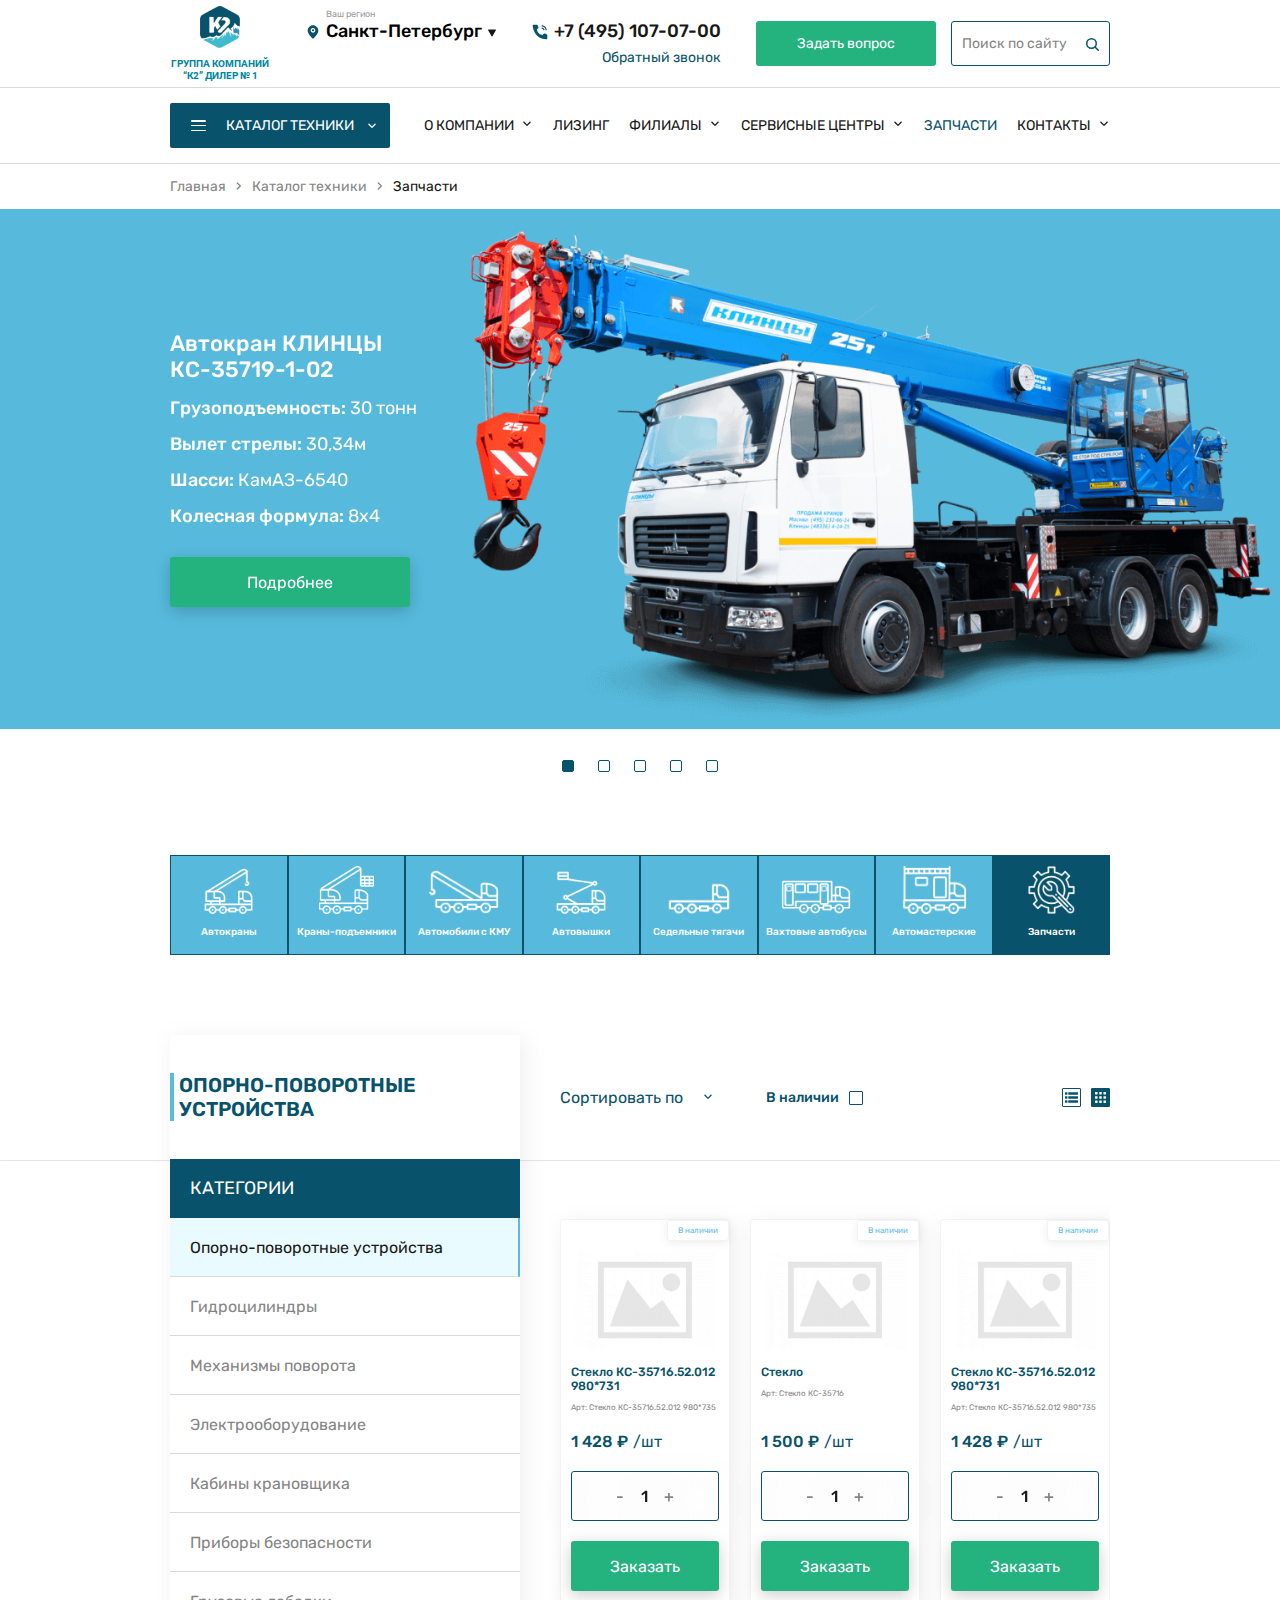
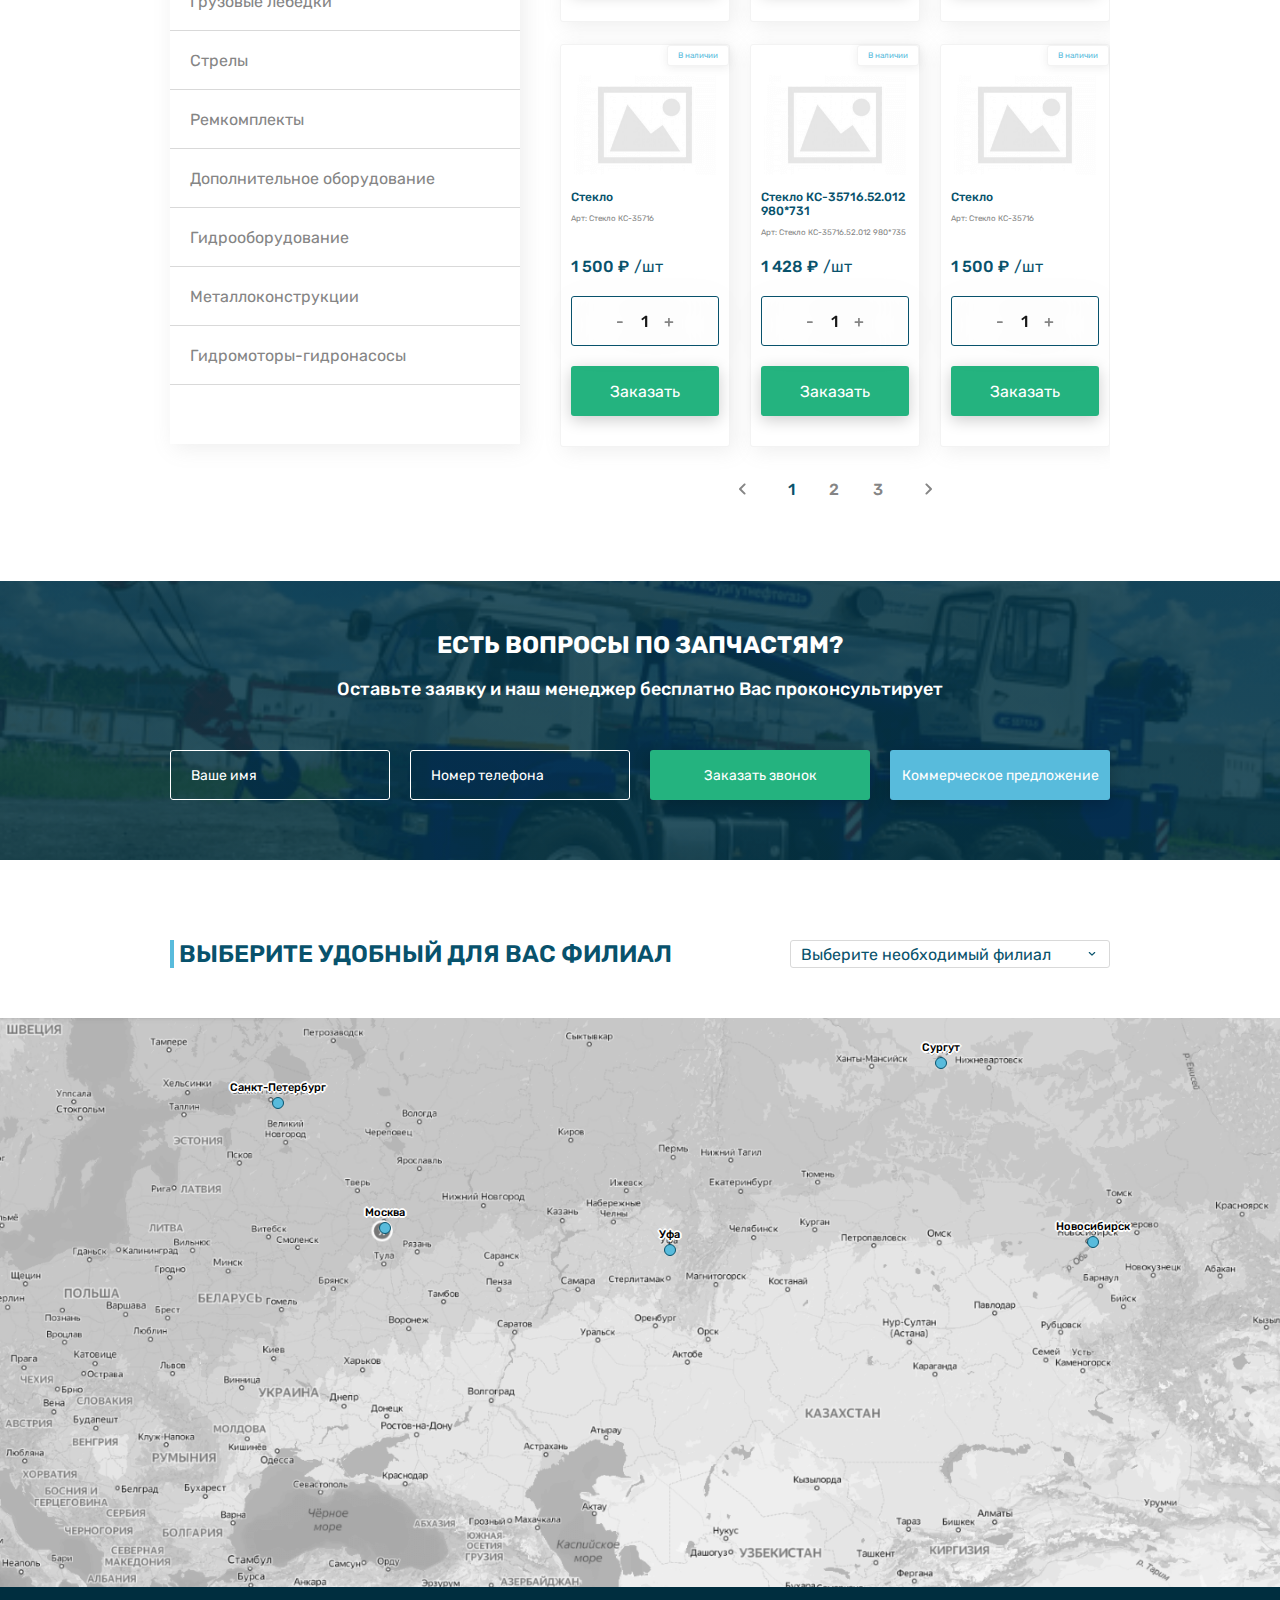
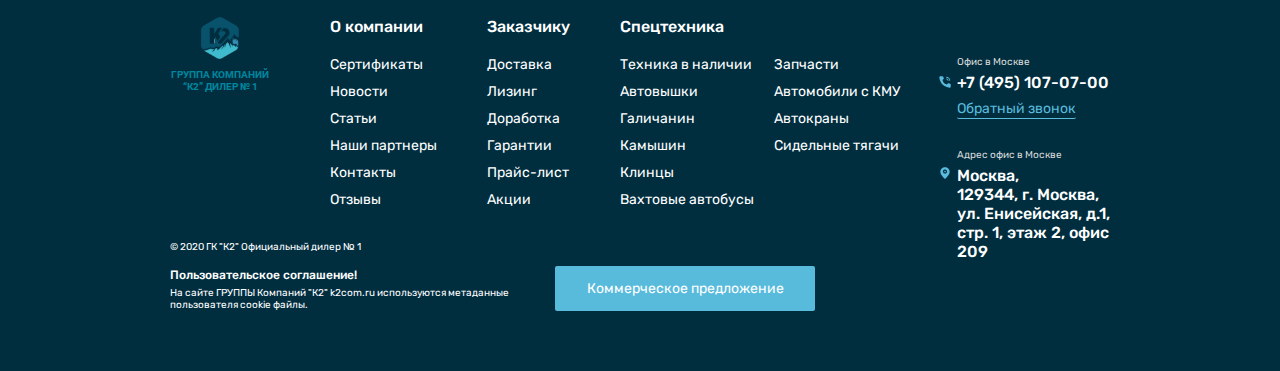
<file: catalogue-spares.html>
<!doctype html>
<html lang="ru">
<head>
    <meta charset="UTF-8">
    <meta name="viewport"
          content="width=device-width, initial-scale=1.0">
    <meta http-equiv="X-UA-Compatible" content="ie=edge">
    <title>K2COM - КАТАЛОГ ЗАПЧАСТЕЙ</title>
    <meta name="title" content="K2COM | Продажа грузоподъемной, дорожно-строительной и спецтехники в Москве от Официального дилера!">
    <meta name="description" content="Продажа грузоподъемной, дорожно-строительной и спецтехники в Москве от Официального дилера!">
    <link rel="icon" type="image/png" href="media/logo.png">
    <link rel="stylesheet" href="libraries/swiper/swiper-bundle.min.css">
    <link rel="stylesheet" href="css/reset.css">
    <link rel="stylesheet" href="fonts/fonts.css">
    <link rel="stylesheet" href="css/style.css">
    <link rel="stylesheet" href="css/media.css">
</head>
<body>
<header class="header">
    <div class="header-top">
        <div class="container">
            <div class="header-top__wrap">
                <a href="#" class="header-logo icon-logo">
                    <img src="media/logo.png" alt="Logo">
                    <p>Группа компаний
                        “к2” дилер № 1</p>
                </a>
                <div class="header-reg-phone">
                    <div class="header-region">
                        <span class="header-region__span">Ваш регион</span>
                        <div class="header-region__trigger">
                            <p class="header-region__preview">
                                <svg width="18" height="18" viewBox="0 0 18 18" fill="none" xmlns="http://www.w3.org/2000/svg">
                                    <path d="M9 8.25C9.62132 8.25 10.125 7.74632 10.125 7.125C10.125 6.50368 9.62132 6 9 6C8.37868 6 7.875 6.50368 7.875 7.125C7.875 7.74632 8.37868 8.25 9 8.25Z" fill="#08526C"/>
                                    <path d="M9 1.5C7.41904 1.49992 5.90194 2.12382 4.77843 3.23609C3.65492 4.34837 3.01581 5.85912 3 7.44C3 11.55 8.2875 16.125 8.5125 16.32C8.64835 16.4362 8.82124 16.5 9 16.5C9.17876 16.5 9.35165 16.4362 9.4875 16.32C9.75 16.125 15 11.55 15 7.44C14.9842 5.85912 14.3451 4.34837 13.2216 3.23609C12.0981 2.12382 10.581 1.49992 9 1.5ZM9 9.75C8.48082 9.75 7.97331 9.59605 7.54163 9.30761C7.10995 9.01917 6.7735 8.6092 6.57482 8.12954C6.37614 7.64989 6.32415 7.12209 6.42544 6.61289C6.52672 6.10369 6.77673 5.63596 7.14384 5.26885C7.51096 4.90173 7.97869 4.65173 8.48789 4.55044C8.99709 4.44915 9.52489 4.50114 10.0045 4.69982C10.4842 4.8985 10.8942 5.23495 11.1826 5.66663C11.471 6.09831 11.625 6.60582 11.625 7.125C11.625 7.82119 11.3484 8.48887 10.8562 8.98116C10.3639 9.47344 9.69619 9.75 9 9.75Z" fill="#08526C"/>
                                </svg>
                                <span>Санкт-Петербург</span>
                                <svg width="8" height="8" viewBox="0 0 8 8" fill="#181818" xmlns="http://www.w3.org/2000/svg">
                                    <path d="M4.43301 7.25C4.24056 7.58333 3.75944 7.58333 3.56699 7.25L0.102885 1.25C-0.089565 0.916667 0.150997 0.5 0.535898 0.5L7.4641 0.5C7.849 0.5 8.08956 0.916667 7.89711 1.25L4.43301 7.25Z"/>
                                </svg>
                            </p>
                            <div class="header-region__list">
                                <a href="#">Москва</a>
                                <a href="#">Казань</a>
                                <a href="#">Уфа</a>
                                <a href="#">Новосибирск</a>
                                <a href="#">Красноярск</a>
                                <a href="#">Иваново</a>
                                <a href="#">Алматы (Алма-Ата)</a>
                                <a href="#">Сургут</a>
                                <a href="#">Ставрополь</a>
                                <a href="#">Иркутск</a>
                            </div>
                        </div>
                    </div>
                    <div class="header-phone">
                        <a class="phone-link" href="tel:+74951070700">
                            <svg width="18" height="18" viewBox="0 0 18 18" fill="none" xmlns="http://www.w3.org/2000/svg">
                                <path d="M13.5 7.3125H12.375C12.3746 6.86508 12.1966 6.43612 11.8802 6.11975C11.5639 5.80338 11.1349 5.62545 10.6875 5.625V4.5C11.4331 4.50089 12.148 4.7975 12.6753 5.32475C13.2025 5.852 13.4991 6.56685 13.5 7.3125Z" fill="#08526C"/>
                                <path d="M15.75 7.3125H14.625C14.6238 6.26858 14.2086 5.26775 13.4704 4.52958C12.7323 3.79142 11.7314 3.37619 10.6875 3.375V2.25C12.0297 2.25149 13.3165 2.78534 14.2656 3.73442C15.2147 4.6835 15.7485 5.9703 15.75 7.3125ZM11.4373 12.0836L12.6973 10.8236C12.866 10.6549 13.0804 10.5394 13.3141 10.4914C13.5478 10.4434 13.7904 10.4651 14.0119 10.5536L15.5464 11.1679C15.7726 11.2584 15.9664 11.4146 16.103 11.6163C16.2395 11.818 16.3125 12.056 16.3125 12.2996V15.0902C16.3129 15.256 16.2794 15.4202 16.2142 15.5727C16.1489 15.7252 16.0532 15.8628 15.933 15.977C15.8127 16.0912 15.6704 16.1797 15.5147 16.237C15.3591 16.2943 15.1934 16.3192 15.0278 16.3103C4.27164 15.6409 2.09926 6.53063 1.69595 3.042C1.67641 2.87145 1.69321 2.69869 1.74523 2.5351C1.79725 2.3715 1.88332 2.22077 1.99777 2.09283C2.11222 1.96488 2.25246 1.86261 2.40927 1.79275C2.56608 1.72289 2.73591 1.68702 2.90757 1.6875H5.64864C5.89224 1.68749 6.13025 1.76047 6.33198 1.89703C6.53371 2.03359 6.68989 2.22746 6.78039 2.45363L7.39407 3.98813C7.48264 4.20962 7.50426 4.45224 7.45627 4.68591C7.40827 4.91958 7.29277 5.13403 7.12407 5.30269L5.86407 6.56269C5.86407 6.56269 6.5627 11.4744 11.4373 12.0836Z" fill="#08526C"/>
                            </svg>
                            +7 (495) 107-07-00
                        </a>
                        <button type="button" class="btn" data-modal="modalRequest">Обратный звонок</button>
                    </div>
                </div>
                <div class="header-ask-search">
                    <button type="button" class="btn header__btn-ask" data-modal="modalRequest">Задать вопрос</button>
                    <div class="header-search">
                        <label for="inputSearch" class="visually-hidden">Поиск</label>
                        <input type="text" placeholder="Поиск по сайту" name="search" id="inputSearch">
                        <svg width="16" height="16" viewBox="0 0 16 16" fill="none" xmlns="http://www.w3.org/2000/svg">
                            <path d="M11.25 11.25L14.25 14.25" stroke="#08526C" stroke-width="1.5" stroke-linecap="round" stroke-linejoin="round"/>
                            <path d="M7.5 12.25C10.1234 12.25 12.25 10.1234 12.25 7.5C12.25 4.87665 10.1234 2.75 7.5 2.75C4.87665 2.75 2.75 4.87665 2.75 7.5C2.75 10.1234 4.87665 12.25 7.5 12.25Z" stroke="#08526C" stroke-width="1.5" stroke-linecap="round" stroke-linejoin="round"/>
                        </svg>
                    </div>
                </div>
                <a class="header-phone--mobile" href="tel:+74951070700">
                    <img src="media/icons/headerPhoneIcon.svg" alt="phone Icon">
                </a>
                <div class="header-burger"></div>
            </div>
        </div>
    </div>
    <hr>
    <div class="header-bottom">
        <div class="container">
            <div class="header-bottom__wrap">
                <button type="button" class="btn header__btn-catalogue">
                    <span class="header__btn-catalogue__icon"><span></span></span>
                    <span>Каталог техники</span>
                    <svg width="16" height="16" viewBox="0 0 16 16" fill="none" xmlns="http://www.w3.org/2000/svg">
                        <path d="M7.99999 9.98288C7.9111 9.98288 7.8251 9.96621 7.74199 9.93288C7.65844 9.89954 7.58888 9.8551 7.53333 9.79954L4.46666 6.73288C4.34444 6.61066 4.28333 6.4551 4.28333 6.26621C4.28333 6.07732 4.34444 5.92177 4.46666 5.79954C4.58888 5.67732 4.74444 5.61621 4.93333 5.61621C5.12221 5.61621 5.27777 5.67732 5.39999 5.79954L7.99999 8.39954L10.6 5.79954C10.7222 5.67732 10.8778 5.61621 11.0667 5.61621C11.2555 5.61621 11.4111 5.67732 11.5333 5.79954C11.6555 5.92177 11.7167 6.07732 11.7167 6.26621C11.7167 6.4551 11.6555 6.61066 11.5333 6.73288L8.46666 9.79954C8.39999 9.86621 8.32777 9.91332 8.24999 9.94088C8.17221 9.96888 8.08888 9.98288 7.99999 9.98288Z" fill="white"/>
                    </svg>
                </button>
                <nav class="header-menu">
                    <div class="header-menu__link header-menu__link-dropdown">
                        <p>О компании</p>
                        <div class="header-menu__link-dropdown__list">
                            <a href="#">Новости</a>
                            <a href="#">вакансии</a>
                            <a href="#">сертификаты</a>
                            <a href="#">Отзывы</a>
                            <a href="#">Вопросы и ответы</a>
                            <a href="#">доставка</a>
                        </div>
                    </div>
                    <a href="#" class="header-menu__link">Лизинг</a>
                    <div class="header-menu__link header-menu__link-dropdown">
                        <p>Филиалы</p>
                        <div class="header-menu__link-dropdown__list">
                            <a href="#">Москва</a>
                            <a href="#">Санкт-Петербург</a>
                            <a href="#">Алматы (Алма-Ата)</a>
                            <a href="#">Иваново</a>
                            <a href="#">Красноярск</a>
                        </div>
                    </div>
                    <div class="header-menu__link header-menu__link-dropdown">
                        <p>Сервисные Центры</p>
                        <div class="header-menu__link-dropdown__list">
                            <a href="#">Москва</a>
                            <a href="#">Санкт-Петербург</a>
                            <a href="#">Алматы (Алма-Ата)</a>
                            <a href="#">Иваново</a>
                            <a href="#">Красноярск</a>
                        </div>
                    </div>
                    <a href="#" class="header-menu__link header-menu__link--active">ЗАПЧАСТИ</a>
                    <div class="header-menu__link header-menu__link-dropdown">
                        <p>Контакты</p>
                        <div class="header-menu__link-dropdown__list">
                            <a href="#">Москва</a>
                            <a href="#">Санкт-Петербург</a>
                            <a href="#">Алматы (Алма-Ата)</a>
                            <a href="#">Иваново</a>
                            <a href="#">Красноярск</a>
                        </div>
                    </div>
                </nav>
                <button type="button" class="btn header__btn-ask" data-modal="modalRequest">Задать вопрос</button>
                <div class="header-search">
                    <label for="inputSearchBottom" class="visually-hidden">Поиск</label>
                    <input type="text" placeholder="Поиск по сайту" name="search" id="inputSearchBottom">
                    <svg width="16" height="16" viewBox="0 0 16 16" fill="none" xmlns="http://www.w3.org/2000/svg">
                        <path d="M11.25 11.25L14.25 14.25" stroke="#08526C" stroke-width="1.5" stroke-linecap="round" stroke-linejoin="round"/>
                        <path d="M7.5 12.25C10.1234 12.25 12.25 10.1234 12.25 7.5C12.25 4.87665 10.1234 2.75 7.5 2.75C4.87665 2.75 2.75 4.87665 2.75 7.5C2.75 10.1234 4.87665 12.25 7.5 12.25Z" stroke="#08526C" stroke-width="1.5" stroke-linecap="round" stroke-linejoin="round"/>
                    </svg>
                </div>
            </div>
        </div>
    </div>
    <hr>
    <div class="header-burger__wrap">
        <div class="container">
            <div class="header-search">
                <label for="inputSearchBurger" class="visually-hidden">Поиск</label>
                <input type="text" placeholder="Поиск по сайту" name="search" id="inputSearchBurger">
                <svg width="16" height="16" viewBox="0 0 16 16" fill="none" xmlns="http://www.w3.org/2000/svg">
                    <path d="M11.25 11.25L14.25 14.25" stroke="#08526C" stroke-width="1.5" stroke-linecap="round" stroke-linejoin="round"/>
                    <path d="M7.5 12.25C10.1234 12.25 12.25 10.1234 12.25 7.5C12.25 4.87665 10.1234 2.75 7.5 2.75C4.87665 2.75 2.75 4.87665 2.75 7.5C2.75 10.1234 4.87665 12.25 7.5 12.25Z" stroke="#08526C" stroke-width="1.5" stroke-linecap="round" stroke-linejoin="round"/>
                </svg>
            </div>
            <nav class="header-menu">
                <div class="header-menu__link header-menu__link-collapse">
                    <p>О компании</p>
                    <div class="header-menu__link-collapse__list">
                        <a href="#">Новости</a>
                        <a href="#">вакансии</a>
                        <a href="#">сертификаты</a>
                        <a href="#">Отзывы</a>
                        <a href="#">Вопросы и ответы</a>
                        <a href="#">доставка</a>
                    </div>
                </div>
                <a href="#" class="header-menu__link">Лизинг</a>
                <div class="header-menu__link header-menu__link-collapse">
                    <p>Филиалы</p>
                    <div class="header-menu__link-collapse__list">
                        <a href="#">Москва</a>
                        <a href="#">Санкт-Петербург</a>
                        <a href="#">Алматы (Алма-Ата)</a>
                        <a href="#">Иваново</a>
                        <a href="#">Красноярск</a>
                    </div>
                </div>
                <div class="header-menu__link header-menu__link-collapse">
                    <p>Сервисные Центры</p>
                    <div class="header-menu__link-collapse__list">
                        <a href="#">Москва</a>
                        <a href="#">Санкт-Петербург</a>
                        <a href="#">Алматы (Алма-Ата)</a>
                        <a href="#">Иваново</a>
                        <a href="#">Красноярск</a>
                    </div>
                </div>
                <a href="#" class="header-menu__link header-menu__link--active">ЗАПЧАСТИ</a>
                <div class="header-menu__link header-menu__link-collapse">
                    <p>Контакты</p>
                    <div class="header-menu__link-collapse__list">
                        <a href="#">Москва</a>
                        <a href="#">Санкт-Петербург</a>
                        <a href="#">Алматы (Алма-Ата)</a>
                        <a href="#">Иваново</a>
                        <a href="#">Красноярск</a>
                    </div>
                </div>
            </nav>
            <button type="button" class="btn header__btn-ask" data-modal="modalRequest">Задать вопрос</button>
            <div class="header-phone">
                <a class="phone-link" href="tel:+74951070700">
                    <svg width="18" height="18" viewBox="0 0 18 18" fill="none" xmlns="http://www.w3.org/2000/svg">
                        <path d="M13.5 7.3125H12.375C12.3746 6.86508 12.1966 6.43612 11.8802 6.11975C11.5639 5.80338 11.1349 5.62545 10.6875 5.625V4.5C11.4331 4.50089 12.148 4.7975 12.6753 5.32475C13.2025 5.852 13.4991 6.56685 13.5 7.3125Z" fill="#08526C"/>
                        <path d="M15.75 7.3125H14.625C14.6238 6.26858 14.2086 5.26775 13.4704 4.52958C12.7323 3.79142 11.7314 3.37619 10.6875 3.375V2.25C12.0297 2.25149 13.3165 2.78534 14.2656 3.73442C15.2147 4.6835 15.7485 5.9703 15.75 7.3125ZM11.4373 12.0836L12.6973 10.8236C12.866 10.6549 13.0804 10.5394 13.3141 10.4914C13.5478 10.4434 13.7904 10.4651 14.0119 10.5536L15.5464 11.1679C15.7726 11.2584 15.9664 11.4146 16.103 11.6163C16.2395 11.818 16.3125 12.056 16.3125 12.2996V15.0902C16.3129 15.256 16.2794 15.4202 16.2142 15.5727C16.1489 15.7252 16.0532 15.8628 15.933 15.977C15.8127 16.0912 15.6704 16.1797 15.5147 16.237C15.3591 16.2943 15.1934 16.3192 15.0278 16.3103C4.27164 15.6409 2.09926 6.53063 1.69595 3.042C1.67641 2.87145 1.69321 2.69869 1.74523 2.5351C1.79725 2.3715 1.88332 2.22077 1.99777 2.09283C2.11222 1.96488 2.25246 1.86261 2.40927 1.79275C2.56608 1.72289 2.73591 1.68702 2.90757 1.6875H5.64864C5.89224 1.68749 6.13025 1.76047 6.33198 1.89703C6.53371 2.03359 6.68989 2.22746 6.78039 2.45363L7.39407 3.98813C7.48264 4.20962 7.50426 4.45224 7.45627 4.68591C7.40827 4.91958 7.29277 5.13403 7.12407 5.30269L5.86407 6.56269C5.86407 6.56269 6.5627 11.4744 11.4373 12.0836Z" fill="#08526C"/>
                    </svg>
                    +7 (495) 107-07-00
                </a>
                <button type="button" class="btn" data-modal="modalRequest">Обратный звонок</button>
            </div>
            <div class="header-region">
                <span class="header-region__span">Ваш регион</span>
                <div class="header-region__trigger">
                    <p class="header-region__preview">
                        <svg width="18" height="18" viewBox="0 0 18 18" fill="none" xmlns="http://www.w3.org/2000/svg">
                            <path d="M9 8.25C9.62132 8.25 10.125 7.74632 10.125 7.125C10.125 6.50368 9.62132 6 9 6C8.37868 6 7.875 6.50368 7.875 7.125C7.875 7.74632 8.37868 8.25 9 8.25Z" fill="#08526C"/>
                            <path d="M9 1.5C7.41904 1.49992 5.90194 2.12382 4.77843 3.23609C3.65492 4.34837 3.01581 5.85912 3 7.44C3 11.55 8.2875 16.125 8.5125 16.32C8.64835 16.4362 8.82124 16.5 9 16.5C9.17876 16.5 9.35165 16.4362 9.4875 16.32C9.75 16.125 15 11.55 15 7.44C14.9842 5.85912 14.3451 4.34837 13.2216 3.23609C12.0981 2.12382 10.581 1.49992 9 1.5ZM9 9.75C8.48082 9.75 7.97331 9.59605 7.54163 9.30761C7.10995 9.01917 6.7735 8.6092 6.57482 8.12954C6.37614 7.64989 6.32415 7.12209 6.42544 6.61289C6.52672 6.10369 6.77673 5.63596 7.14384 5.26885C7.51096 4.90173 7.97869 4.65173 8.48789 4.55044C8.99709 4.44915 9.52489 4.50114 10.0045 4.69982C10.4842 4.8985 10.8942 5.23495 11.1826 5.66663C11.471 6.09831 11.625 6.60582 11.625 7.125C11.625 7.82119 11.3484 8.48887 10.8562 8.98116C10.3639 9.47344 9.69619 9.75 9 9.75Z" fill="#08526C"/>
                        </svg>
                        <span>Санкт-Петербург</span>
                        <svg width="8" height="8" viewBox="0 0 8 8" fill="#181818" xmlns="http://www.w3.org/2000/svg">
                            <path d="M4.43301 7.25C4.24056 7.58333 3.75944 7.58333 3.56699 7.25L0.102885 1.25C-0.089565 0.916667 0.150997 0.5 0.535898 0.5L7.4641 0.5C7.849 0.5 8.08956 0.916667 7.89711 1.25L4.43301 7.25Z"/>
                        </svg>
                    </p>
                    <div class="header-region__list">
                        <a href="#">Москва</a>
                        <a href="#">Казань</a>
                        <a href="#">Уфа</a>
                        <a href="#">Новосибирск</a>
                        <a href="#">Красноярск</a>
                        <a href="#">Иваново</a>
                        <a href="#">Алматы (Алма-Ата)</a>
                        <a href="#">Сургут</a>
                        <a href="#">Ставрополь</a>
                        <a href="#">Иркутск</a>
                    </div>
                </div>
            </div>
        </div>
    </div>
</header>
<div class="header-mobile-spacer"></div>

<div class="header-catalogue">
    <div class="container">
        <div class="header-catalogue__wrap">
            <div class="header-catalogue__sidebar">
                <div class="header-catalogue__sidebar-wrap">
                    <div class="header-catalogue__sidebar-item">
                        <button type="button" class="header-catalogue__sidebar-btn">Автокраны</button>
                        <div class="header-catalogue__cat">
                            <div class="header-catalogue__item header-catalogue__item-images">
                                <p>Марка:</p>
                                <div class="header-catalogue__item-wrap">
                                    <a href="#">
                                        <img src="media/headerCatalogue/headerCatalogueKamishin.png" alt="Камышин">
                                        <span>Камышин</span>
                                    </a>
                                    <a href="#">
                                        <img src="media/headerCatalogue/headerCatalogueGalichanin.png" alt="Галичанин">
                                        <span>Галичанин</span>
                                    </a>
                                    <a href="#">
                                        <img src="media/headerCatalogue/headerCatalogueKlincy.png" alt="Клинцы">
                                        <span>Клинцы</span>
                                    </a>
                                    <a href="#">
                                        <img src="media/headerCatalogue/headerCataloguePalSany.png" alt="Palfinger & Sany">
                                        <span>SANY</span>
                                    </a>
                                </div>
                            </div>
                            <div class="header-catalogue__item header-catalogue__item-capacity">
                                <p>Грузоподъемность (т.):</p>
                                <div class="header-catalogue__item-wrap">
                                    <a href="#">Автокраны 16 т.</a>
                                    <a href="#">Автокраны 20 т.</a>
                                    <a href="#">Автокраны 25 т.</a>
                                    <a href="#">Автокраны 27 т.</a>
                                    <a href="#">Автокраны 32 т.</a>
                                    <a href="#">Автокраны 35 т.</a>
                                    <a href="#">Автокраны 36 т.</a>
                                    <a href="#">Автокраны 40 т.</a>
                                    <a href="#">Автокраны 50 т.</a>
                                    <a href="#">Автокраны 55 т.</a>
                                    <a href="#">Автокраны 60 т.</a>
                                    <a href="#">Автокраны 70 т.</a>
                                    <a href="#">Автокраны 75 т.</a>
                                    <a href="#">Автокраны 80 т.</a>
                                    <a href="#">Автокраны 100 т.</a>
                                    <a href="#">Автокраны 120 т.</a>
                                </div>
                            </div>
                            <div class="header-catalogue__item header-catalogue__item-arrow">
                                <p>Длина стрелы (м.):</p>
                                <div class="header-catalogue__item-wrap">
                                    <a href="#">19,0 м</a>
                                    <a href="#">21,0 м</a>
                                    <a href="#">21,7 м</a>
                                    <a href="#">23,0 м</a>
                                    <a href="#">23,7 м</a>
                                    <a href="#">24,0 м</a>
                                    <a href="#">30,2 м</a>
                                    <a href="#">30,34 м</a>
                                    <a href="#">30,7 м</a>
                                    <a href="#">31,0 м</a>
                                    <a href="#">32,0 м</a>
                                    <a href="#">33,0 м</a>
                                    <a href="#">33,2 м</a>
                                    <a href="#">34,1 м</a>
                                    <a href="#">35,0 м</a>
                                    <a href="#">40,0 м</a>
                                    <a href="#">40,51 м</a>
                                    <a href="#">42,0 м</a>
                                    <a href="#">43,5 м</a>
                                    <a href="#">45,5 м</a>
                                    <a href="#">47,0 м</a>
                                    <a href="#">49,0 м</a>
                                    <a href="#">51,0 м</a>
                                    <a href="#">52,0 м</a>
                                    <a href="#">60,0 м</a>
                                </div>
                            </div>
                            <div class="header-catalogue__item header-catalogue__item-chassis">
                                <p>Шасси:</p>
                                <div class="header-catalogue__item-wrap">
                                    <a href="#">КамАЗ-43118</a>
                                    <a href="#">КамАЗ-65115</a>
                                    <a href="#">Урал-4320</a>
                                    <a href="#">МАЗ-6312</a>
                                    <a href="#">МАЗ-6312</a>
                                    <a href="#">КамАЗ-6540</a>
                                    <a href="#">БАЗ-690902</a>
                                </div>
                            </div>
                            <a href="#" class="btn btn-more header-catalogue__cat-link">
                                <svg width="13" height="13" viewBox="0 0 13 13" fill="none" xmlns="http://www.w3.org/2000/svg">
                                    <rect width="3" height="3" rx="1" fill="white"/>
                                    <rect y="5" width="3" height="3" rx="1" fill="white"/>
                                    <rect y="10" width="3" height="3" rx="1" fill="white"/>
                                    <rect x="5" width="3" height="3" rx="1" fill="white"/>
                                    <rect x="5" y="5" width="3" height="3" rx="1" fill="white"/>
                                    <rect x="5" y="10" width="3" height="3" rx="1" fill="white"/>
                                    <rect x="10" width="3" height="3" rx="1" fill="white"/>
                                    <rect x="10" y="5" width="3" height="3" rx="1" fill="white"/>
                                    <rect x="10" y="10" width="3" height="3" rx="1" fill="white"/>
                                </svg>
                                КАТАЛОГ АВТОКРАНОВ
                            </a>
                        </div>
                    </div>
                    <div class="header-catalogue__sidebar-item">
                        <button type="button" class="header-catalogue__sidebar-btn">Краны-подъемники</button>
                    </div>
                    <div class="header-catalogue__sidebar-item">
                        <button type="button" class="header-catalogue__sidebar-btn">Автомобили с КМУ</button>
                    </div>
                    <div class="header-catalogue__sidebar-item">
                        <button type="button" class="header-catalogue__sidebar-btn">Автовышки</button>
                    </div>
                    <div class="header-catalogue__sidebar-item">
                        <button type="button" class="header-catalogue__sidebar-btn">Седельные тягачи</button>
                    </div>
                    <div class="header-catalogue__sidebar-item">
                        <button type="button" class="header-catalogue__sidebar-btn">Вахтовые автобусы</button>
                    </div>
                    <div class="header-catalogue__sidebar-item">
                        <button type="button" class="header-catalogue__sidebar-btn">Автомастерские</button>
                    </div>
                    <div class="header-catalogue__sidebar-item">
                        <button type="button" class="header-catalogue__sidebar-btn">Запчаcти</button>
                        <div class="header-catalogue__cat header-catalogue__cat-spares">
                            <a href="#" class="header-catalogue__link">Опорно-поворотные устройства</a>
                            <a href="#" class="header-catalogue__link">Механизмы поворота</a>
                            <a href="#" class="header-catalogue__link">Электрооборудование</a>
                            <a href="#" class="header-catalogue__link">Кабины крановщика</a>
                            <a href="#" class="header-catalogue__link">Приборы безопасности</a>
                            <a href="#" class="header-catalogue__link">Грузовые лебедки</a>
                            <a href="#" class="header-catalogue__link">Гидроцилиндры</a>
                            <a href="#" class="header-catalogue__link">Стрелы</a>
                            <a href="#" class="header-catalogue__link">Ремкомплекты</a>
                            <a href="#" class="header-catalogue__link">Дополнительное оборудование</a>
                            <a href="#" class="header-catalogue__link">Гидрооборудование</a>
                            <a href="#" class="header-catalogue__link">Металлоконструкции</a>
                            <a href="#" class="header-catalogue__link">Гидромоторы-гидронасосы</a>
                            <a href="#" class="btn btn-more header-catalogue__cat-link">
                                <svg width="15" height="15" viewBox="0 0 15 15" fill="none" xmlns="http://www.w3.org/2000/svg" xmlns:xlink="http://www.w3.org/1999/xlink">
                                    <rect width="15" height="15" fill="url(#pattern0)"/>
                                    <defs>
                                        <pattern id="pattern0" patternContentUnits="objectBoundingBox" width="1" height="1">
                                            <use xlink:href="#image0_372_5002" transform="scale(0.00195312)"/>
                                        </pattern>
                                        <image id="image0_372_5002" width="512" height="512" xlink:href="[data-uri]"/>
                                    </defs>
                                </svg>
                                КАТАЛОГ АВТОЗАПЧАСТЕЙ
                            </a>
                        </div>
                    </div>
                </div>
            </div>
            <div class="header-catalogue__content"></div>
        </div>
    </div>
</div>

<div class="breadcrumbs">
    <div class="breadcrumbs__container container">
        <ul>
            <li class="breadcrumbs__item"><a href="#">Главная</a></li>
            <li class="breadcrumbs__item"><a href="#">Каталог техники</a></li>
            <li class="breadcrumbs__item breadcrumbs__item--active"><a href="#">Запчасти</a></li>
        </ul>
    </div>
</div>

<section class="slider-banner">
    <div class="swiper slider-banner__swiper">
        <div class="swiper-wrapper">
            <div class="swiper-slide">
                <div class="slider-banner__slide-content">
                    <div class="container">
                        <div class="slider-banner__slide-body">
                            <h3>Автокран КЛИНЦЫ КС-35719-1-02</h3>
                            <div class="slider-banner__slide-body-text">
                                <p>Грузоподъемность: <span>30 тонн</span></p>
                                <p>Вылет стрелы: <span>30,34м</span></p>
                                <p>Шасси: <span>КамАЗ-6540</span></p>
                                <p>Колесная формула: <span>8х4</span></p>
                            </div>
                            <a href="#" class="btn btn-more">Подробнее</a>
                        </div>
                    </div>
                </div>
                <div class="slider-banner__slide-image">
                    <img src="media/examples/crane-example.png" alt="Автокран КЛИНЦЫ КС-35719-1-02">
                </div>
            </div>
            <div class="swiper-slide">
                <div class="slider-banner__slide-content">
                    <div class="container">
                        <div class="slider-banner__slide-body">
                            <h3>Автокран КЛИНЦЫ КС-35719-1-02</h3>
                            <div class="slider-banner__slide-body-text">
                                <p>Грузоподъемность: <span>30 тонн</span></p>
                                <p>Вылет стрелы: <span>30,34м</span></p>
                                <p>Шасси: <span>КамАЗ-6540</span></p>
                                <p>Колесная формула: <span>8х4</span></p>
                            </div>
                            <a href="#" class="btn btn-more">Подробнее</a>
                        </div>
                    </div>
                </div>
                <div class="slider-banner__slide-image">
                    <img src="media/examples/crane-example.png" alt="Автокран КЛИНЦЫ КС-35719-1-02">
                </div>
            </div>
            <div class="swiper-slide">
                <div class="slider-banner__slide-content">
                    <div class="container">
                        <div class="slider-banner__slide-body">
                            <h3>Автокран КЛИНЦЫ КС-35719-1-02</h3>
                            <div class="slider-banner__slide-body-text">
                                <p>Грузоподъемность: <span>30 тонн</span></p>
                                <p>Вылет стрелы: <span>30,34м</span></p>
                                <p>Шасси: <span>КамАЗ-6540</span></p>
                                <p>Колесная формула: <span>8х4</span></p>
                            </div>
                            <a href="#" class="btn btn-more">Подробнее</a>
                        </div>
                    </div>
                </div>
                <div class="slider-banner__slide-image">
                    <img src="media/examples/crane-example.png" alt="Автокран КЛИНЦЫ КС-35719-1-02">
                </div>
            </div>
            <div class="swiper-slide">
                <div class="slider-banner__slide-content">
                    <div class="container">
                        <div class="slider-banner__slide-body">
                            <h3>Автокран КЛИНЦЫ КС-35719-1-02</h3>
                            <div class="slider-banner__slide-body-text">
                                <p>Грузоподъемность: <span>30 тонн</span></p>
                                <p>Вылет стрелы: <span>30,34м</span></p>
                                <p>Шасси: <span>КамАЗ-6540</span></p>
                                <p>Колесная формула: <span>8х4</span></p>
                            </div>
                            <a href="#" class="btn btn-more">Подробнее</a>
                        </div>
                    </div>
                </div>
                <div class="slider-banner__slide-image">
                    <img src="media/examples/crane-example.png" alt="Автокран КЛИНЦЫ КС-35719-1-02">
                </div>
            </div>
            <div class="swiper-slide">
                <div class="slider-banner__slide-content">
                    <div class="container">
                        <div class="slider-banner__slide-body">
                            <h3>Автокран КЛИНЦЫ КС-35719-1-02</h3>
                            <div class="slider-banner__slide-body-text">
                                <p>Грузоподъемность: <span>30 тонн</span></p>
                                <p>Вылет стрелы: <span>30,34м</span></p>
                                <p>Шасси: <span>КамАЗ-6540</span></p>
                                <p>Колесная формула: <span>8х4</span></p>
                            </div>
                            <a href="#" class="btn btn-more">Подробнее</a>
                        </div>
                    </div>
                </div>
                <div class="slider-banner__slide-image">
                    <img src="media/examples/crane-example.png" alt="Автокран КЛИНЦЫ КС-35719-1-02">
                </div>
            </div>
        </div>
    </div>
    <div class="swiper-pagination"></div>
</section>

<div class="catalogue-list section-spacing">
    <div class="catalogue-list__container container">
        <a href="#" class="catalogue-list__item">
            <img src="media/categoriesListIcons/crane1.png" alt="Автокраны">
            <p>Автокраны</p>
        </a>
        <a href="#" class="catalogue-list__item">
            <img src="media/categoriesListIcons/crane2.png" alt="Краны-подъемники">
            <p>Краны-подъемники</p>
        </a>
        <a href="#" class="catalogue-list__item">
            <img src="media/categoriesListIcons/crane3.png" alt="Автомобили с КМУ">
            <p>Автомобили с КМУ</p>
        </a>
        <a href="#" class="catalogue-list__item">
            <img src="media/categoriesListIcons/crane4.png" alt="Автовышки">
            <p>Автовышки</p>
        </a>
        <a href="#" class="catalogue-list__item">
            <img src="media/categoriesListIcons/crane5.png" alt="Седельные тягачи">
            <p>Седельные тягачи</p>
        </a>
        <a href="#" class="catalogue-list__item">
            <img src="media/categoriesListIcons/crane6.png" alt="Вахтовые автобусы">
            <p>Вахтовые автобусы</p>
        </a>
        <a href="#" class="catalogue-list__item">
            <img src="media/categoriesListIcons/crane7.png" alt="Автомастерские">
            <p>Автомастерские</p>
        </a>
        <a href="#" class="catalogue-list__item catalogue-list__item--active">
            <img src="media/categoriesListIcons/crane8.png" alt="Запчасти">
            <p>Запчасти</p>
        </a>
    </div>
</div>

<section class="section-list section-list--sidebar">
    <div class="container">
        <div class="section-list__sidebar">
            <div class="section-list__sidebar-wrap">
                <div class="section-list__head">
                    <h2 class="section-title">ОПОРНО-ПОВОРОТНЫЕ УСТРОЙСТВА</h2>
                </div>
                <div class="section-list__sidebar-list__wrap">
                    <div class="section-filters__top">
                        <div class="section-filters__top-left">
                            <div class="section-filters__select-sort custom-select">
                                <div class="custom-select__wrap">
                                    <div class="custom-select-preview">
                                        <input placeholder="Сортировать по" type="text" name="filter-sort-by" readonly>
                                        <svg width="16" height="16" viewBox="0 0 16 16" fill="#858585" xmlns="http://www.w3.org/2000/svg">
                                            <path d="M7.99999 9.98288C7.9111 9.98288 7.8251 9.96621 7.74199 9.93288C7.65844 9.89954 7.58888 9.8551 7.53333 9.79954L4.46666 6.73288C4.34444 6.61066 4.28333 6.4551 4.28333 6.26621C4.28333 6.07732 4.34444 5.92177 4.46666 5.79954C4.58888 5.67732 4.74444 5.61621 4.93333 5.61621C5.12221 5.61621 5.27777 5.67732 5.39999 5.79954L7.99999 8.39954L10.6 5.79954C10.7222 5.67732 10.8778 5.61621 11.0667 5.61621C11.2555 5.61621 11.4111 5.67732 11.5333 5.79954C11.6555 5.92177 11.7167 6.07732 11.7167 6.26621C11.7167 6.4551 11.6555 6.61066 11.5333 6.73288L8.46666 9.79954C8.39999 9.86621 8.32777 9.91332 8.24999 9.94088C8.17221 9.96888 8.08888 9.98288 7.99999 9.98288Z"/>
                                        </svg>
                                    </div>
                                    <div class="section-filters__select-sort-options custom-select-options" style="width: auto">
                                        <button type="button" class="btn custom-select-options__item" data-select="Популярности">Популярности</button>
                                        <button type="button" class="btn custom-select-options__item" data-select="Сначала дешевле">Сначала дешевле</button>
                                        <button type="button" class="btn custom-select-options__item" data-select="Сначала дороже">Сначала дороже</button>
                                        <button type="button" class="btn custom-select-options__item" data-select="Новизне">Новизне</button>
                                    </div>
                                </div>
                            </div>
                            <div class="section-filters__bottom-checkbox">
                                <label>
                                    В наличии
                                    <input type="checkbox" name="filter-in-stock">
                                    <span class="section-filters__bottom-checkbox__checkmark">
                                        <svg width="8" height="6" viewBox="0 0 8 6" fill="none" xmlns="http://www.w3.org/2000/svg">
<path fill-rule="evenodd" clip-rule="evenodd" d="M7.11197 1.24969L3.65757 5.56889L0.94397 3.30729L1.45597 2.69289L3.54237 4.43129L6.48797 0.750488L7.11197 1.24969Z" fill="#08526C"/>
</svg>
                                    </span>
                                </label>
                            </div>
                        </div>
                        <div class="section-filters__top-buttons">
                            <div class="section-filters__btn-view">
                                <label>
                                    <input type="radio" name="filter-view" value="line">
                                    <span class="section-filters__btn-view__checkmark">
                                    <svg width="13" height="11" viewBox="0 0 13 11" fill="#08526C" xmlns="http://www.w3.org/2000/svg">
                                <g clip-path="url(#clip0_433_3077)">
                                    <path d="M2.03125 0.21875H0.40625C0.181884 0.21875 0 0.400634 0 0.625V2.25C0 2.47437 0.181884 2.65625 0.40625 2.65625H2.03125C2.25562 2.65625 2.4375 2.47437 2.4375 2.25V0.625C2.4375 0.400634 2.25562 0.21875 2.03125 0.21875Z"/>
                                    <path d="M2.03125 4.28125H0.40625C0.181884 4.28125 0 4.46313 0 4.6875V6.3125C0 6.53687 0.181884 6.71875 0.40625 6.71875H2.03125C2.25562 6.71875 2.4375 6.53687 2.4375 6.3125V4.6875C2.4375 4.46313 2.25562 4.28125 2.03125 4.28125Z"/>
                                    <path d="M2.03125 8.34375H0.40625C0.181884 8.34375 0 8.52563 0 8.75V10.375C0 10.5994 0.181884 10.7812 0.40625 10.7812H2.03125C2.25562 10.7812 2.4375 10.5994 2.4375 10.375V8.75C2.4375 8.52563 2.25562 8.34375 2.03125 8.34375Z"/>
                                    <path d="M12.5938 0.21875H3.65625C3.43188 0.21875 3.25 0.400634 3.25 0.625V2.25C3.25 2.47437 3.43188 2.65625 3.65625 2.65625H12.5938C12.8181 2.65625 13 2.47437 13 2.25V0.625C13 0.400634 12.8181 0.21875 12.5938 0.21875Z"/>
                                    <path d="M12.5938 4.28125H3.65625C3.43188 4.28125 3.25 4.46313 3.25 4.6875V6.3125C3.25 6.53687 3.43188 6.71875 3.65625 6.71875H12.5938C12.8181 6.71875 13 6.53687 13 6.3125V4.6875C13 4.46313 12.8181 4.28125 12.5938 4.28125Z"/>
                                    <path d="M12.5938 8.34375H3.65625C3.43188 8.34375 3.25 8.52563 3.25 8.75V10.375C3.25 10.5994 3.43188 10.7812 3.65625 10.7812H12.5938C12.8181 10.7812 13 10.5994 13 10.375V8.75C13 8.52563 12.8181 8.34375 12.5938 8.34375Z"/>
                                </g>
                                <defs>
                                    <clipPath id="clip0_433_3077">
                                        <rect width="13" height="10.5625" fill="white" transform="translate(0 0.21875)"/>
                                    </clipPath>
                                </defs>
                            </svg>
                                </span>
                                </label>
                            </div>
                            <div class="section-filters__btn-view">
                                <label>
                                    <input type="radio" name="filter-view" checked value="card">
                                    <span class="section-filters__btn-view__checkmark">
                                    <svg width="11" height="11" viewBox="0 0 11 11" fill="#08526C" xmlns="http://www.w3.org/2000/svg">
                                <g clip-path="url(#clip0_433_3214)">
                                    <path d="M2.11538 0H0.423077C0.189418 0 0 0.189418 0 0.423077V2.11538C0 2.34904 0.189418 2.53846 0.423077 2.53846H2.11538C2.34904 2.53846 2.53846 2.34904 2.53846 2.11538V0.423077C2.53846 0.189418 2.34904 0 2.11538 0Z"/>
                                    <path d="M6.34616 0H4.65385C4.42019 0 4.23077 0.189418 4.23077 0.423077V2.11538C4.23077 2.34904 4.42019 2.53846 4.65385 2.53846H6.34616C6.57982 2.53846 6.76924 2.34904 6.76924 2.11538V0.423077C6.76924 0.189418 6.57982 0 6.34616 0Z"/>
                                    <path d="M10.5769 0H8.88462C8.65097 0 8.46155 0.189418 8.46155 0.423077V2.11538C8.46155 2.34904 8.65097 2.53846 8.88462 2.53846H10.5769C10.8106 2.53846 11 2.34904 11 2.11538V0.423077C11 0.189418 10.8106 0 10.5769 0Z"/>
                                    <path d="M2.11538 4.23047H0.423077C0.189418 4.23047 0 4.41989 0 4.65355V6.34585C0 6.57951 0.189418 6.76893 0.423077 6.76893H2.11538C2.34904 6.76893 2.53846 6.57951 2.53846 6.34585V4.65355C2.53846 4.41989 2.34904 4.23047 2.11538 4.23047Z"/>
                                    <path d="M6.3461 4.23047H4.65379C4.42013 4.23047 4.23071 4.41989 4.23071 4.65355V6.34585C4.23071 6.57951 4.42013 6.76893 4.65379 6.76893H6.3461C6.57976 6.76893 6.76917 6.57951 6.76917 6.34585V4.65355C6.76917 4.41989 6.57976 4.23047 6.3461 4.23047Z"/>
                                    <path d="M10.5769 4.23047H8.88462C8.65097 4.23047 8.46155 4.41989 8.46155 4.65355V6.34585C8.46155 6.57951 8.65097 6.76893 8.88462 6.76893H10.5769C10.8106 6.76893 11 6.57951 11 6.34585V4.65355C11 4.41989 10.8106 4.23047 10.5769 4.23047Z"/>
                                    <path d="M2.11538 8.46191H0.423077C0.189418 8.46191 0 8.65133 0 8.88499V10.5773C0 10.811 0.189418 11.0004 0.423077 11.0004H2.11538C2.34904 11.0004 2.53846 10.811 2.53846 10.5773V8.88499C2.53846 8.65133 2.34904 8.46191 2.11538 8.46191Z"/>
                                    <path d="M6.3461 8.46191H4.65379C4.42013 8.46191 4.23071 8.65133 4.23071 8.88499V10.5773C4.23071 10.811 4.42013 11.0004 4.65379 11.0004H6.3461C6.57976 11.0004 6.76917 10.811 6.76917 10.5773V8.88499C6.76917 8.65133 6.57976 8.46191 6.3461 8.46191Z"/>
                                    <path d="M10.5769 8.46191H8.88462C8.65097 8.46191 8.46155 8.65133 8.46155 8.88499V10.5773C8.46155 10.811 8.65097 11.0004 8.88462 11.0004H10.5769C10.8106 11.0004 11 10.811 11 10.5773V8.88499C11 8.65133 10.8106 8.46191 10.5769 8.46191Z"/>
                                </g>
                                <defs>
                                    <clipPath id="clip0_433_3214">
                                        <rect width="11" height="11" fill="white"/>
                                    </clipPath>
                                </defs>
                            </svg>
                                </span>
                                </label>
                            </div>
                        </div>
                    </div>
                    <div class="section-list__sidebar-list">
                        <h6 class="section-list__sidebar-list__title">Категории</h6>
                        <div class="section-list__sidebar-item">
                            <button type="button" class="section-list__sidebar-btn">Опорно-поворотные устройства</button>
                            <div class="section-list__sidebar-content section-list__row section-row section-list__row-filter-view">
                                <div class="section-col-lg-3 section-col-md-4 section-col-sm-6">
                                    <div class="small-card">
                                        <p class="small-card__status">В наличии</p>
                                        <div class="small-card__image">
                                            <img src="media/examples/smallCardNoImg.png" alt="Фото недоступно">
                                        </div>
                                        <div class="small-card__body" data-order="parent">
                                            <div class="small-card__info">
                                                <div>
                                                    <h6 class="small-card__title" data-order="title">Стекло КС-35716.52.012 980*731</h6>
                                                    <p class="small-card__desc" data-order="desc">Арт: Стекло КС-35716.52.012 980*735</p>
                                                </div>
                                                <div class="small-card__price">
                                                    <h6><span data-order="price">1 428</span> ₽</h6>
                                                    <p>/шт</p>
                                                </div>
                                            </div>
                                            <form action="#" class="small-card__form-counter">
                                                <div class="custom-counter">
                                                    <button type="button" class="btn custom-counter__decrease">-</button>
                                                    <input class="visually-hidden" value="1" type="text" name="product-quantity" readonly>
                                                    <p class="custom-counter__preview" data-order="quantity">1</p>
                                                    <button type="button" class="btn custom-counter__increase">+</button>
                                                </div>
                                                <button type="button" class="btn btn-more small-card__btn-cart" data-modal="modalOrder">Заказать</button>
                                            </form>
                                        </div>
                                    </div>
                                </div>
                                <div class="section-col-lg-3 section-col-md-4 section-col-sm-6">
                                    <div class="small-card">
                                        <p class="small-card__status">В наличии</p>
                                        <div class="small-card__image">
                                            <img src="media/examples/smallCardNoImg.png" alt="Фото недоступно">
                                        </div>
                                        <div class="small-card__body" data-order="parent">
                                            <div class="small-card__info">
                                                <div>
                                                    <h6 class="small-card__title" data-order="title">Стекло</h6>
                                                    <p class="small-card__desc" data-order="desc">Арт: Стекло КС-35716</p>
                                                </div>
                                                <div class="small-card__price">
                                                    <h6><span data-order="price">1 500</span> ₽</h6>
                                                    <p>/шт</p>
                                                </div>
                                            </div>
                                            <form action="#" class="small-card__form-counter">
                                                <div class="custom-counter">
                                                    <button type="button" class="btn custom-counter__decrease">-</button>
                                                    <input class="visually-hidden" value="1" type="text" name="product-quantity" readonly>
                                                    <p class="custom-counter__preview" data-order="quantity">1</p>
                                                    <button type="button" class="btn custom-counter__increase">+</button>
                                                </div>
                                                <button type="button" class="btn btn-more small-card__btn-cart" data-modal="modalOrder">Заказать</button>
                                            </form>
                                        </div>
                                    </div>
                                </div>
                                <div class="section-col-lg-3 section-col-md-4 section-col-sm-6">
                                    <div class="small-card">
                                        <p class="small-card__status">В наличии</p>
                                        <div class="small-card__image">
                                            <img src="media/examples/smallCardNoImg.png" alt="Фото недоступно">
                                        </div>
                                        <div class="small-card__body" data-order="parent">
                                            <div class="small-card__info">
                                                <div>
                                                    <h6 class="small-card__title" data-order="title">Стекло КС-35716.52.012 980*731</h6>
                                                    <p class="small-card__desc" data-order="desc">Арт: Стекло КС-35716.52.012 980*735</p>
                                                </div>
                                                <div class="small-card__price">
                                                    <h6><span data-order="price">1 428</span> ₽</h6>
                                                    <p>/шт</p>
                                                </div>
                                            </div>
                                            <form action="#" class="small-card__form-counter">
                                                <div class="custom-counter">
                                                    <button type="button" class="btn custom-counter__decrease">-</button>
                                                    <input class="visually-hidden" value="1" type="text" name="product-quantity" readonly>
                                                    <p class="custom-counter__preview" data-order="quantity">1</p>
                                                    <button type="button" class="btn custom-counter__increase">+</button>
                                                </div>
                                                <button type="button" class="btn btn-more small-card__btn-cart" data-modal="modalOrder">Заказать</button>
                                            </form>
                                        </div>
                                    </div>
                                </div>
                                <div class="section-col-lg-3 section-col-md-4 section-col-sm-6">
                                    <div class="small-card">
                                        <p class="small-card__status">В наличии</p>
                                        <div class="small-card__image">
                                            <img src="media/examples/smallCardNoImg.png" alt="Фото недоступно">
                                        </div>
                                        <div class="small-card__body" data-order="parent">
                                            <div class="small-card__info">
                                                <div>
                                                    <h6 class="small-card__title" data-order="title">Стекло</h6>
                                                    <p class="small-card__desc" data-order="desc">Арт: Стекло КС-35716</p>
                                                </div>
                                                <div class="small-card__price">
                                                    <h6><span data-order="price">1 500</span> ₽</h6>
                                                    <p>/шт</p>
                                                </div>
                                            </div>
                                            <form action="#" class="small-card__form-counter">
                                                <div class="custom-counter">
                                                    <button type="button" class="btn custom-counter__decrease">-</button>
                                                    <input class="visually-hidden" value="1" type="text" name="product-quantity" readonly>
                                                    <p class="custom-counter__preview" data-order="quantity">1</p>
                                                    <button type="button" class="btn custom-counter__increase">+</button>
                                                </div>
                                                <button type="button" class="btn btn-more small-card__btn-cart" data-modal="modalOrder">Заказать</button>
                                            </form>
                                        </div>
                                    </div>
                                </div>
                                <div class="section-col-lg-3 section-col-md-4 section-col-sm-6">
                                    <div class="small-card">
                                        <p class="small-card__status">В наличии</p>
                                        <div class="small-card__image">
                                            <img src="media/examples/smallCardNoImg.png" alt="Фото недоступно">
                                        </div>
                                        <div class="small-card__body" data-order="parent">
                                            <div class="small-card__info">
                                                <div>
                                                    <h6 class="small-card__title" data-order="title">Стекло КС-35716.52.012 980*731</h6>
                                                    <p class="small-card__desc" data-order="desc">Арт: Стекло КС-35716.52.012 980*735</p>
                                                </div>
                                                <div class="small-card__price">
                                                    <h6><span data-order="price">1 428</span> ₽</h6>
                                                    <p>/шт</p>
                                                </div>
                                            </div>
                                            <form action="#" class="small-card__form-counter">
                                                <div class="custom-counter">
                                                    <button type="button" class="btn custom-counter__decrease">-</button>
                                                    <input class="visually-hidden" value="1" type="text" name="product-quantity" readonly>
                                                    <p class="custom-counter__preview" data-order="quantity">1</p>
                                                    <button type="button" class="btn custom-counter__increase">+</button>
                                                </div>
                                                <button type="button" class="btn btn-more small-card__btn-cart" data-modal="modalOrder">Заказать</button>
                                            </form>
                                        </div>
                                    </div>
                                </div>
                                <div class="section-col-lg-3 section-col-md-4 section-col-sm-6">
                                    <div class="small-card">
                                        <p class="small-card__status">В наличии</p>
                                        <div class="small-card__image">
                                            <img src="media/examples/smallCardNoImg.png" alt="Фото недоступно">
                                        </div>
                                        <div class="small-card__body" data-order="parent">
                                            <div class="small-card__info">
                                                <div>
                                                    <h6 class="small-card__title" data-order="title">Стекло</h6>
                                                    <p class="small-card__desc" data-order="desc">Арт: Стекло КС-35716</p>
                                                </div>
                                                <div class="small-card__price">
                                                    <h6><span data-order="price">1 500</span> ₽</h6>
                                                    <p>/шт</p>
                                                </div>
                                            </div>
                                            <form action="#" class="small-card__form-counter">
                                                <div class="custom-counter">
                                                    <button type="button" class="btn custom-counter__decrease">-</button>
                                                    <input class="visually-hidden" value="1" type="text" name="product-quantity" readonly>
                                                    <p class="custom-counter__preview" data-order="quantity">1</p>
                                                    <button type="button" class="btn custom-counter__increase">+</button>
                                                </div>
                                                <button type="button" class="btn btn-more small-card__btn-cart" data-modal="modalOrder">Заказать</button>
                                            </form>
                                        </div>
                                    </div>
                                </div>
                                <div class="section-col-12">
                                    <button type="button" class="btn btn-more btn-pagination btn-pagination-mobile">Показать еще</button>
                                    <div class="section-pagination">
                                        <button type="button" class="section-pagination__item">
                                            <svg width="24" height="24" viewBox="0 0 24 24" fill="#858585" xmlns="http://www.w3.org/2000/svg">
                                                <path d="M9.02495 11.9992C9.02495 12.1326 9.04995 12.2616 9.09995 12.3862C9.14995 12.5116 9.21662 12.6159 9.29995 12.6992L13.9 17.2992C14.0833 17.4826 14.3166 17.5742 14.6 17.5742C14.8833 17.5742 15.1166 17.4826 15.3 17.2992C15.4833 17.1159 15.575 16.8826 15.575 16.5992C15.575 16.3159 15.4833 16.0826 15.3 15.8992L11.4 11.9992L15.3 8.09922C15.4833 7.91589 15.575 7.68255 15.575 7.39922C15.575 7.11588 15.4833 6.88255 15.3 6.69922C15.1166 6.51589 14.8833 6.42422 14.6 6.42422C14.3166 6.42422 14.0833 6.51589 13.9 6.69922L9.29995 11.2992C9.19995 11.3992 9.12928 11.5076 9.08795 11.6242C9.04595 11.7409 9.02495 11.8659 9.02495 11.9992Z"/>
                                            </svg>
                                        </button>
                                        <button type="button" class="section-pagination__item section-pagination__item--active">1</button>
                                        <button type="button" class="section-pagination__item">2</button>
                                        <button type="button" class="section-pagination__item">3</button>
                                        <button type="button" class="section-pagination__item">
                                            <svg width="24" height="24" viewBox="0 0 24 24" fill="#858585" xmlns="http://www.w3.org/2000/svg">
                                                <path d="M14.975 11.9992C14.975 12.1326 14.95 12.2616 14.9 12.3862C14.85 12.5116 14.7834 12.6159 14.7 12.6992L10.1 17.2992C9.91672 17.4826 9.68338 17.5742 9.40005 17.5742C9.11671 17.5742 8.88338 17.4826 8.70005 17.2992C8.51672 17.1159 8.42505 16.8826 8.42505 16.5992C8.42505 16.3159 8.51672 16.0826 8.70005 15.8992L12.6 11.9992L8.70005 8.09922C8.51672 7.91589 8.42505 7.68255 8.42505 7.39922C8.42505 7.11588 8.51672 6.88255 8.70005 6.69922C8.88338 6.51589 9.11671 6.42422 9.40005 6.42422C9.68338 6.42422 9.91672 6.51589 10.1 6.69922L14.7 11.2992C14.8 11.3992 14.8707 11.5076 14.912 11.6242C14.954 11.7409 14.975 11.8659 14.975 11.9992Z"/>
                                            </svg>
                                        </button>
                                    </div>
                                </div>
                            </div>
                        </div>
                        <div class="section-list__sidebar-item">
                            <button type="button" class="section-list__sidebar-btn">Гидроцилиндры</button>
                            <div class="section-list__sidebar-content section-list__row section-row section-list__row-filter-view">
                                <div class="section-col-lg-3 section-col-md-4 section-col-sm-6">
                                    <div class="small-card">
                                        <p class="small-card__status">В наличии</p>
                                        <div class="small-card__image">
                                            <img src="media/examples/smallCardNoImg.png" alt="Фото недоступно">
                                        </div>
                                        <div class="small-card__body" data-order="parent">
                                            <div class="small-card__info">
                                                <div>
                                                    <h6 class="small-card__title" data-order="title">Стекло КС-35716.52.012 980*731</h6>
                                                    <p class="small-card__desc" data-order="desc">Арт: Стекло КС-35716.52.012 980*735</p>
                                                </div>
                                                <div class="small-card__price">
                                                    <h6><span data-order="price">1 428</span> ₽</h6>
                                                    <p>/шт</p>
                                                </div>
                                            </div>
                                            <form action="#" class="small-card__form-counter">
                                                <div class="custom-counter">
                                                    <button type="button" class="btn custom-counter__decrease">-</button>
                                                    <input class="visually-hidden" value="1" type="text" name="product-quantity" readonly>
                                                    <p class="custom-counter__preview" data-order="quantity">1</p>
                                                    <button type="button" class="btn custom-counter__increase">+</button>
                                                </div>
                                                <button type="button" class="btn btn-more small-card__btn-cart" data-modal="modalOrder">Заказать</button>
                                            </form>
                                        </div>
                                    </div>
                                </div>
                                <div class="section-col-12">
                                    <button type="button" class="btn btn-more btn-pagination btn-pagination-mobile">Показать еще</button>
                                    <div class="section-pagination">
                                        <button type="button" class="section-pagination__item">
                                            <svg width="24" height="24" viewBox="0 0 24 24" fill="#858585" xmlns="http://www.w3.org/2000/svg">
                                                <path d="M9.02495 11.9992C9.02495 12.1326 9.04995 12.2616 9.09995 12.3862C9.14995 12.5116 9.21662 12.6159 9.29995 12.6992L13.9 17.2992C14.0833 17.4826 14.3166 17.5742 14.6 17.5742C14.8833 17.5742 15.1166 17.4826 15.3 17.2992C15.4833 17.1159 15.575 16.8826 15.575 16.5992C15.575 16.3159 15.4833 16.0826 15.3 15.8992L11.4 11.9992L15.3 8.09922C15.4833 7.91589 15.575 7.68255 15.575 7.39922C15.575 7.11588 15.4833 6.88255 15.3 6.69922C15.1166 6.51589 14.8833 6.42422 14.6 6.42422C14.3166 6.42422 14.0833 6.51589 13.9 6.69922L9.29995 11.2992C9.19995 11.3992 9.12928 11.5076 9.08795 11.6242C9.04595 11.7409 9.02495 11.8659 9.02495 11.9992Z"/>
                                            </svg>
                                        </button>
                                        <button type="button" class="section-pagination__item section-pagination__item--active">1</button>
                                        <button type="button" class="section-pagination__item">2</button>
                                        <button type="button" class="section-pagination__item">3</button>
                                        <button type="button" class="section-pagination__item">
                                            <svg width="24" height="24" viewBox="0 0 24 24" fill="#858585" xmlns="http://www.w3.org/2000/svg">
                                                <path d="M14.975 11.9992C14.975 12.1326 14.95 12.2616 14.9 12.3862C14.85 12.5116 14.7834 12.6159 14.7 12.6992L10.1 17.2992C9.91672 17.4826 9.68338 17.5742 9.40005 17.5742C9.11671 17.5742 8.88338 17.4826 8.70005 17.2992C8.51672 17.1159 8.42505 16.8826 8.42505 16.5992C8.42505 16.3159 8.51672 16.0826 8.70005 15.8992L12.6 11.9992L8.70005 8.09922C8.51672 7.91589 8.42505 7.68255 8.42505 7.39922C8.42505 7.11588 8.51672 6.88255 8.70005 6.69922C8.88338 6.51589 9.11671 6.42422 9.40005 6.42422C9.68338 6.42422 9.91672 6.51589 10.1 6.69922L14.7 11.2992C14.8 11.3992 14.8707 11.5076 14.912 11.6242C14.954 11.7409 14.975 11.8659 14.975 11.9992Z"/>
                                            </svg>
                                        </button>
                                    </div>
                                </div>
                            </div>
                        </div>
                        <div class="section-list__sidebar-item">
                            <button type="button" class="section-list__sidebar-btn">Механизмы поворота</button>
                        </div>
                        <div class="section-list__sidebar-item">
                            <button type="button" class="section-list__sidebar-btn">Электрооборудование</button>
                        </div>
                        <div class="section-list__sidebar-item">
                            <button type="button" class="section-list__sidebar-btn">Кабины крановщика</button>
                            <div class="section-list__sidebar-content section-list__row section-row section-list__row-filter-view">
                                <div class="section-col-lg-3 section-col-md-4 section-col-sm-6">
                                    <div class="small-card">
                                        <p class="small-card__status">В наличии</p>
                                        <div class="small-card__image">
                                            <img src="media/examples/smallCardNoImg.png" alt="Фото недоступно">
                                        </div>
                                        <div class="small-card__body" data-order="parent">
                                            <div class="small-card__info">
                                                <div>
                                                    <h6 class="small-card__title" data-order="title">Стекло КС-35716.52.012 980*731</h6>
                                                    <p class="small-card__desc" data-order="desc">Арт: Стекло КС-35716.52.012 980*735</p>
                                                </div>
                                                <div class="small-card__price">
                                                    <h6><span data-order="price">1 428</span> ₽</h6>
                                                    <p>/шт</p>
                                                </div>
                                            </div>
                                            <form action="#" class="small-card__form-counter">
                                                <div class="custom-counter">
                                                    <button type="button" class="btn custom-counter__decrease">-</button>
                                                    <input class="visually-hidden" value="1" type="text" name="product-quantity" readonly>
                                                    <p class="custom-counter__preview" data-order="quantity">1</p>
                                                    <button type="button" class="btn custom-counter__increase">+</button>
                                                </div>
                                                <button type="button" class="btn btn-more small-card__btn-cart" data-modal="modalOrder">Заказать</button>
                                            </form>
                                        </div>
                                    </div>
                                </div>
                                <div class="section-col-lg-3 section-col-md-4 section-col-sm-6">
                                    <div class="small-card">
                                        <p class="small-card__status">В наличии</p>
                                        <div class="small-card__image">
                                            <img src="media/examples/smallCardNoImg.png" alt="Фото недоступно">
                                        </div>
                                        <div class="small-card__body" data-order="parent">
                                            <div class="small-card__info">
                                                <div>
                                                    <h6 class="small-card__title" data-order="title">Стекло</h6>
                                                    <p class="small-card__desc" data-order="desc">Арт: Стекло КС-35716</p>
                                                </div>
                                                <div class="small-card__price">
                                                    <h6><span data-order="price">1 500</span> ₽</h6>
                                                    <p>/шт</p>
                                                </div>
                                            </div>
                                            <form action="#" class="small-card__form-counter">
                                                <div class="custom-counter">
                                                    <button type="button" class="btn custom-counter__decrease">-</button>
                                                    <input class="visually-hidden" value="1" type="text" name="product-quantity" readonly>
                                                    <p class="custom-counter__preview" data-order="quantity">1</p>
                                                    <button type="button" class="btn custom-counter__increase">+</button>
                                                </div>
                                                <button type="button" class="btn btn-more small-card__btn-cart" data-modal="modalOrder">Заказать</button>
                                            </form>
                                        </div>
                                    </div>
                                </div>
                                <div class="section-col-lg-3 section-col-md-4 section-col-sm-6">
                                    <div class="small-card">
                                        <p class="small-card__status">В наличии</p>
                                        <div class="small-card__image">
                                            <img src="media/examples/smallCardNoImg.png" alt="Фото недоступно">
                                        </div>
                                        <div class="small-card__body" data-order="parent">
                                            <div class="small-card__info">
                                                <div>
                                                    <h6 class="small-card__title" data-order="title">Стекло КС-35716.52.012 980*731</h6>
                                                    <p class="small-card__desc" data-order="desc">Арт: Стекло КС-35716.52.012 980*735</p>
                                                </div>
                                                <div class="small-card__price">
                                                    <h6><span data-order="price">1 428</span> ₽</h6>
                                                    <p>/шт</p>
                                                </div>
                                            </div>
                                            <form action="#" class="small-card__form-counter">
                                                <div class="custom-counter">
                                                    <button type="button" class="btn custom-counter__decrease">-</button>
                                                    <input class="visually-hidden" value="1" type="text" name="product-quantity" readonly>
                                                    <p class="custom-counter__preview" data-order="quantity">1</p>
                                                    <button type="button" class="btn custom-counter__increase">+</button>
                                                </div>
                                                <button type="button" class="btn btn-more small-card__btn-cart" data-modal="modalOrder">Заказать</button>
                                            </form>
                                        </div>
                                    </div>
                                </div>
                                <div class="section-col-lg-3 section-col-md-4 section-col-sm-6">
                                    <div class="small-card">
                                        <p class="small-card__status">В наличии</p>
                                        <div class="small-card__image">
                                            <img src="media/examples/smallCardNoImg.png" alt="Фото недоступно">
                                        </div>
                                        <div class="small-card__body" data-order="parent">
                                            <div class="small-card__info">
                                                <div>
                                                    <h6 class="small-card__title" data-order="title">Стекло</h6>
                                                    <p class="small-card__desc" data-order="desc">Арт: Стекло КС-35716</p>
                                                </div>
                                                <div class="small-card__price">
                                                    <h6><span data-order="price">1 500</span> ₽</h6>
                                                    <p>/шт</p>
                                                </div>
                                            </div>
                                            <form action="#" class="small-card__form-counter">
                                                <div class="custom-counter">
                                                    <button type="button" class="btn custom-counter__decrease">-</button>
                                                    <input class="visually-hidden" value="1" type="text" name="product-quantity" readonly>
                                                    <p class="custom-counter__preview" data-order="quantity">1</p>
                                                    <button type="button" class="btn custom-counter__increase">+</button>
                                                </div>
                                                <button type="button" class="btn btn-more small-card__btn-cart" data-modal="modalOrder">Заказать</button>
                                            </form>
                                        </div>
                                    </div>
                                </div>
                                <div class="section-col-lg-3 section-col-md-4 section-col-sm-6">
                                    <div class="small-card">
                                        <p class="small-card__status">В наличии</p>
                                        <div class="small-card__image">
                                            <img src="media/examples/smallCardNoImg.png" alt="Фото недоступно">
                                        </div>
                                        <div class="small-card__body" data-order="parent">
                                            <div class="small-card__info">
                                                <div>
                                                    <h6 class="small-card__title" data-order="title">Стекло КС-35716.52.012 980*731</h6>
                                                    <p class="small-card__desc" data-order="desc">Арт: Стекло КС-35716.52.012 980*735</p>
                                                </div>
                                                <div class="small-card__price">
                                                    <h6><span data-order="price">1 428</span> ₽</h6>
                                                    <p>/шт</p>
                                                </div>
                                            </div>
                                            <form action="#" class="small-card__form-counter">
                                                <div class="custom-counter">
                                                    <button type="button" class="btn custom-counter__decrease">-</button>
                                                    <input class="visually-hidden" value="1" type="text" name="product-quantity" readonly>
                                                    <p class="custom-counter__preview" data-order="quantity">1</p>
                                                    <button type="button" class="btn custom-counter__increase">+</button>
                                                </div>
                                                <button type="button" class="btn btn-more small-card__btn-cart" data-modal="modalOrder">Заказать</button>
                                            </form>
                                        </div>
                                    </div>
                                </div>
                                <div class="section-col-lg-3 section-col-md-4 section-col-sm-6">
                                    <div class="small-card">
                                        <p class="small-card__status">В наличии</p>
                                        <div class="small-card__image">
                                            <img src="media/examples/smallCardNoImg.png" alt="Фото недоступно">
                                        </div>
                                        <div class="small-card__body" data-order="parent">
                                            <div class="small-card__info">
                                                <div>
                                                    <h6 class="small-card__title" data-order="title">Стекло</h6>
                                                    <p class="small-card__desc" data-order="desc">Арт: Стекло КС-35716</p>
                                                </div>
                                                <div class="small-card__price">
                                                    <h6><span data-order="price">1 500</span> ₽</h6>
                                                    <p>/шт</p>
                                                </div>
                                            </div>
                                            <form action="#" class="small-card__form-counter">
                                                <div class="custom-counter">
                                                    <button type="button" class="btn custom-counter__decrease">-</button>
                                                    <input class="visually-hidden" value="1" type="text" name="product-quantity" readonly>
                                                    <p class="custom-counter__preview" data-order="quantity">1</p>
                                                    <button type="button" class="btn custom-counter__increase">+</button>
                                                </div>
                                                <button type="button" class="btn btn-more small-card__btn-cart" data-modal="modalOrder">Заказать</button>
                                            </form>
                                        </div>
                                    </div>
                                </div>
                                <div class="section-col-lg-3 section-col-md-4 section-col-sm-6">
                                    <div class="small-card">
                                        <p class="small-card__status">В наличии</p>
                                        <div class="small-card__image">
                                            <img src="media/examples/smallCardNoImg.png" alt="Фото недоступно">
                                        </div>
                                        <div class="small-card__body" data-order="parent">
                                            <div class="small-card__info">
                                                <div>
                                                    <h6 class="small-card__title" data-order="title">Стекло КС-35716.52.012 980*731</h6>
                                                    <p class="small-card__desc" data-order="desc">Арт: Стекло КС-35716.52.012 980*735</p>
                                                </div>
                                                <div class="small-card__price">
                                                    <h6><span data-order="price">1 428</span> ₽</h6>
                                                    <p>/шт</p>
                                                </div>
                                            </div>
                                            <form action="#" class="small-card__form-counter">
                                                <div class="custom-counter">
                                                    <button type="button" class="btn custom-counter__decrease">-</button>
                                                    <input class="visually-hidden" value="1" type="text" name="product-quantity" readonly>
                                                    <p class="custom-counter__preview" data-order="quantity">1</p>
                                                    <button type="button" class="btn custom-counter__increase">+</button>
                                                </div>
                                                <button type="button" class="btn btn-more small-card__btn-cart" data-modal="modalOrder">Заказать</button>
                                            </form>
                                        </div>
                                    </div>
                                </div>
                                <div class="section-col-lg-3 section-col-md-4 section-col-sm-6">
                                    <div class="small-card">
                                        <p class="small-card__status">В наличии</p>
                                        <div class="small-card__image">
                                            <img src="media/examples/smallCardNoImg.png" alt="Фото недоступно">
                                        </div>
                                        <div class="small-card__body" data-order="parent">
                                            <div class="small-card__info">
                                                <div>
                                                    <h6 class="small-card__title" data-order="title">Стекло</h6>
                                                    <p class="small-card__desc" data-order="desc">Арт: Стекло КС-35716</p>
                                                </div>
                                                <div class="small-card__price">
                                                    <h6><span data-order="price">1 500</span> ₽</h6>
                                                    <p>/шт</p>
                                                </div>
                                            </div>
                                            <form action="#" class="small-card__form-counter">
                                                <div class="custom-counter">
                                                    <button type="button" class="btn custom-counter__decrease">-</button>
                                                    <input class="visually-hidden" value="1" type="text" name="product-quantity" readonly>
                                                    <p class="custom-counter__preview" data-order="quantity">1</p>
                                                    <button type="button" class="btn custom-counter__increase">+</button>
                                                </div>
                                                <button type="button" class="btn btn-more small-card__btn-cart" data-modal="modalOrder">Заказать</button>
                                            </form>
                                        </div>
                                    </div>
                                </div>
                                <div class="section-col-lg-3 section-col-md-4 section-col-sm-6">
                                    <div class="small-card">
                                        <p class="small-card__status">В наличии</p>
                                        <div class="small-card__image">
                                            <img src="media/examples/smallCardNoImg.png" alt="Фото недоступно">
                                        </div>
                                        <div class="small-card__body" data-order="parent">
                                            <div class="small-card__info">
                                                <div>
                                                    <h6 class="small-card__title" data-order="title">Стекло КС-35716.52.012 980*731</h6>
                                                    <p class="small-card__desc" data-order="desc">Арт: Стекло КС-35716.52.012 980*735</p>
                                                </div>
                                                <div class="small-card__price">
                                                    <h6><span data-order="price">1 428</span> ₽</h6>
                                                    <p>/шт</p>
                                                </div>
                                            </div>
                                            <form action="#" class="small-card__form-counter">
                                                <div class="custom-counter">
                                                    <button type="button" class="btn custom-counter__decrease">-</button>
                                                    <input class="visually-hidden" value="1" type="text" name="product-quantity" readonly>
                                                    <p class="custom-counter__preview" data-order="quantity">1</p>
                                                    <button type="button" class="btn custom-counter__increase">+</button>
                                                </div>
                                                <button type="button" class="btn btn-more small-card__btn-cart" data-modal="modalOrder">Заказать</button>
                                            </form>
                                        </div>
                                    </div>
                                </div>
                                <div class="section-col-lg-3 section-col-md-4 section-col-sm-6">
                                    <div class="small-card">
                                        <p class="small-card__status">В наличии</p>
                                        <div class="small-card__image">
                                            <img src="media/examples/smallCardNoImg.png" alt="Фото недоступно">
                                        </div>
                                        <div class="small-card__body" data-order="parent">
                                            <div class="small-card__info">
                                                <div>
                                                    <h6 class="small-card__title" data-order="title">Стекло</h6>
                                                    <p class="small-card__desc" data-order="desc">Арт: Стекло КС-35716</p>
                                                </div>
                                                <div class="small-card__price">
                                                    <h6><span data-order="price">1 500</span> ₽</h6>
                                                    <p>/шт</p>
                                                </div>
                                            </div>
                                            <form action="#" class="small-card__form-counter">
                                                <div class="custom-counter">
                                                    <button type="button" class="btn custom-counter__decrease">-</button>
                                                    <input class="visually-hidden" value="1" type="text" name="product-quantity" readonly>
                                                    <p class="custom-counter__preview" data-order="quantity">1</p>
                                                    <button type="button" class="btn custom-counter__increase">+</button>
                                                </div>
                                                <button type="button" class="btn btn-more small-card__btn-cart" data-modal="modalOrder">Заказать</button>
                                            </form>
                                        </div>
                                    </div>
                                </div>
                                <div class="section-col-lg-3 section-col-md-4 section-col-sm-6">
                                    <div class="small-card">
                                        <p class="small-card__status">В наличии</p>
                                        <div class="small-card__image">
                                            <img src="media/examples/smallCardNoImg.png" alt="Фото недоступно">
                                        </div>
                                        <div class="small-card__body" data-order="parent">
                                            <div class="small-card__info">
                                                <div>
                                                    <h6 class="small-card__title" data-order="title">Стекло КС-35716.52.012 980*731</h6>
                                                    <p class="small-card__desc" data-order="desc">Арт: Стекло КС-35716.52.012 980*735</p>
                                                </div>
                                                <div class="small-card__price">
                                                    <h6><span data-order="price">1 428</span> ₽</h6>
                                                    <p>/шт</p>
                                                </div>
                                            </div>
                                            <form action="#" class="small-card__form-counter">
                                                <div class="custom-counter">
                                                    <button type="button" class="btn custom-counter__decrease">-</button>
                                                    <input class="visually-hidden" value="1" type="text" name="product-quantity" readonly>
                                                    <p class="custom-counter__preview" data-order="quantity">1</p>
                                                    <button type="button" class="btn custom-counter__increase">+</button>
                                                </div>
                                                <button type="button" class="btn btn-more small-card__btn-cart" data-modal="modalOrder">Заказать</button>
                                            </form>
                                        </div>
                                    </div>
                                </div>
                                <div class="section-col-lg-3 section-col-md-4 section-col-sm-6">
                                    <div class="small-card">
                                        <p class="small-card__status">В наличии</p>
                                        <div class="small-card__image">
                                            <img src="media/examples/smallCardNoImg.png" alt="Фото недоступно">
                                        </div>
                                        <div class="small-card__body" data-order="parent">
                                            <div class="small-card__info">
                                                <div>
                                                    <h6 class="small-card__title" data-order="title">Стекло</h6>
                                                    <p class="small-card__desc" data-order="desc">Арт: Стекло КС-35716</p>
                                                </div>
                                                <div class="small-card__price">
                                                    <h6><span data-order="price">1 500</span> ₽</h6>
                                                    <p>/шт</p>
                                                </div>
                                            </div>
                                            <form action="#" class="small-card__form-counter">
                                                <div class="custom-counter">
                                                    <button type="button" class="btn custom-counter__decrease">-</button>
                                                    <input class="visually-hidden" value="1" type="text" name="product-quantity" readonly>
                                                    <p class="custom-counter__preview" data-order="quantity">1</p>
                                                    <button type="button" class="btn custom-counter__increase">+</button>
                                                </div>
                                                <button type="button" class="btn btn-more small-card__btn-cart" data-modal="modalOrder">Заказать</button>
                                            </form>
                                        </div>
                                    </div>
                                </div>
                                <div class="section-col-12">
                                    <button type="button" class="btn btn-more btn-pagination btn-pagination-mobile">Показать еще</button>
                                    <div class="section-pagination">
                                        <button type="button" class="section-pagination__item">
                                            <svg width="24" height="24" viewBox="0 0 24 24" fill="#858585" xmlns="http://www.w3.org/2000/svg">
                                                <path d="M9.02495 11.9992C9.02495 12.1326 9.04995 12.2616 9.09995 12.3862C9.14995 12.5116 9.21662 12.6159 9.29995 12.6992L13.9 17.2992C14.0833 17.4826 14.3166 17.5742 14.6 17.5742C14.8833 17.5742 15.1166 17.4826 15.3 17.2992C15.4833 17.1159 15.575 16.8826 15.575 16.5992C15.575 16.3159 15.4833 16.0826 15.3 15.8992L11.4 11.9992L15.3 8.09922C15.4833 7.91589 15.575 7.68255 15.575 7.39922C15.575 7.11588 15.4833 6.88255 15.3 6.69922C15.1166 6.51589 14.8833 6.42422 14.6 6.42422C14.3166 6.42422 14.0833 6.51589 13.9 6.69922L9.29995 11.2992C9.19995 11.3992 9.12928 11.5076 9.08795 11.6242C9.04595 11.7409 9.02495 11.8659 9.02495 11.9992Z"/>
                                            </svg>
                                        </button>
                                        <button type="button" class="section-pagination__item section-pagination__item--active">1</button>
                                        <button type="button" class="section-pagination__item">2</button>
                                        <button type="button" class="section-pagination__item">3</button>
                                        <button type="button" class="section-pagination__item">
                                            <svg width="24" height="24" viewBox="0 0 24 24" fill="#858585" xmlns="http://www.w3.org/2000/svg">
                                                <path d="M14.975 11.9992C14.975 12.1326 14.95 12.2616 14.9 12.3862C14.85 12.5116 14.7834 12.6159 14.7 12.6992L10.1 17.2992C9.91672 17.4826 9.68338 17.5742 9.40005 17.5742C9.11671 17.5742 8.88338 17.4826 8.70005 17.2992C8.51672 17.1159 8.42505 16.8826 8.42505 16.5992C8.42505 16.3159 8.51672 16.0826 8.70005 15.8992L12.6 11.9992L8.70005 8.09922C8.51672 7.91589 8.42505 7.68255 8.42505 7.39922C8.42505 7.11588 8.51672 6.88255 8.70005 6.69922C8.88338 6.51589 9.11671 6.42422 9.40005 6.42422C9.68338 6.42422 9.91672 6.51589 10.1 6.69922L14.7 11.2992C14.8 11.3992 14.8707 11.5076 14.912 11.6242C14.954 11.7409 14.975 11.8659 14.975 11.9992Z"/>
                                            </svg>
                                        </button>
                                    </div>
                                </div>
                            </div>
                        </div>
                        <div class="section-list__sidebar-item">
                            <button type="button" class="section-list__sidebar-btn">Приборы безопасности</button>
                            <div class="section-list__sidebar-content section-list__row section-row section-list__row-filter-view">
                                <div class="section-col-lg-3 section-col-md-4 section-col-sm-6">
                                    <div class="small-card">
                                        <p class="small-card__status">В наличии</p>
                                        <div class="small-card__image">
                                            <img src="media/examples/smallCardNoImg.png" alt="Фото недоступно">
                                        </div>
                                        <div class="small-card__body" data-order="parent">
                                            <div class="small-card__info">
                                                <div>
                                                    <h6 class="small-card__title" data-order="title">Стекло КС-35716.52.012 980*731</h6>
                                                    <p class="small-card__desc" data-order="desc">Арт: Стекло КС-35716.52.012 980*735</p>
                                                </div>
                                                <div class="small-card__price">
                                                    <h6><span data-order="price">1 428</span> ₽</h6>
                                                    <p>/шт</p>
                                                </div>
                                            </div>
                                            <form action="#" class="small-card__form-counter">
                                                <div class="custom-counter">
                                                    <button type="button" class="btn custom-counter__decrease">-</button>
                                                    <input class="visually-hidden" value="1" type="text" name="product-quantity" readonly>
                                                    <p class="custom-counter__preview" data-order="quantity">1</p>
                                                    <button type="button" class="btn custom-counter__increase">+</button>
                                                </div>
                                                <button type="button" class="btn btn-more small-card__btn-cart" data-modal="modalOrder">Заказать</button>
                                            </form>
                                        </div>
                                    </div>
                                </div>
                                <div class="section-col-lg-3 section-col-md-4 section-col-sm-6">
                                    <div class="small-card">
                                        <p class="small-card__status">В наличии</p>
                                        <div class="small-card__image">
                                            <img src="media/examples/smallCardNoImg.png" alt="Фото недоступно">
                                        </div>
                                        <div class="small-card__body" data-order="parent">
                                            <div class="small-card__info">
                                                <div>
                                                    <h6 class="small-card__title" data-order="title">Стекло</h6>
                                                    <p class="small-card__desc" data-order="desc">Арт: Стекло КС-35716</p>
                                                </div>
                                                <div class="small-card__price">
                                                    <h6><span data-order="price">1 500</span> ₽</h6>
                                                    <p>/шт</p>
                                                </div>
                                            </div>
                                            <form action="#" class="small-card__form-counter">
                                                <div class="custom-counter">
                                                    <button type="button" class="btn custom-counter__decrease">-</button>
                                                    <input class="visually-hidden" value="1" type="text" name="product-quantity" readonly>
                                                    <p class="custom-counter__preview" data-order="quantity">1</p>
                                                    <button type="button" class="btn custom-counter__increase">+</button>
                                                </div>
                                                <button type="button" class="btn btn-more small-card__btn-cart" data-modal="modalOrder">Заказать</button>
                                            </form>
                                        </div>
                                    </div>
                                </div>
                                <div class="section-col-12">
                                    <button type="button" class="btn btn-more btn-pagination btn-pagination-mobile">Показать еще</button>
                                    <div class="section-pagination">
                                        <button type="button" class="section-pagination__item">
                                            <svg width="24" height="24" viewBox="0 0 24 24" fill="#858585" xmlns="http://www.w3.org/2000/svg">
                                                <path d="M9.02495 11.9992C9.02495 12.1326 9.04995 12.2616 9.09995 12.3862C9.14995 12.5116 9.21662 12.6159 9.29995 12.6992L13.9 17.2992C14.0833 17.4826 14.3166 17.5742 14.6 17.5742C14.8833 17.5742 15.1166 17.4826 15.3 17.2992C15.4833 17.1159 15.575 16.8826 15.575 16.5992C15.575 16.3159 15.4833 16.0826 15.3 15.8992L11.4 11.9992L15.3 8.09922C15.4833 7.91589 15.575 7.68255 15.575 7.39922C15.575 7.11588 15.4833 6.88255 15.3 6.69922C15.1166 6.51589 14.8833 6.42422 14.6 6.42422C14.3166 6.42422 14.0833 6.51589 13.9 6.69922L9.29995 11.2992C9.19995 11.3992 9.12928 11.5076 9.08795 11.6242C9.04595 11.7409 9.02495 11.8659 9.02495 11.9992Z"/>
                                            </svg>
                                        </button>
                                        <button type="button" class="section-pagination__item section-pagination__item--active">1</button>
                                        <button type="button" class="section-pagination__item">2</button>
                                        <button type="button" class="section-pagination__item">3</button>
                                        <button type="button" class="section-pagination__item">
                                            <svg width="24" height="24" viewBox="0 0 24 24" fill="#858585" xmlns="http://www.w3.org/2000/svg">
                                                <path d="M14.975 11.9992C14.975 12.1326 14.95 12.2616 14.9 12.3862C14.85 12.5116 14.7834 12.6159 14.7 12.6992L10.1 17.2992C9.91672 17.4826 9.68338 17.5742 9.40005 17.5742C9.11671 17.5742 8.88338 17.4826 8.70005 17.2992C8.51672 17.1159 8.42505 16.8826 8.42505 16.5992C8.42505 16.3159 8.51672 16.0826 8.70005 15.8992L12.6 11.9992L8.70005 8.09922C8.51672 7.91589 8.42505 7.68255 8.42505 7.39922C8.42505 7.11588 8.51672 6.88255 8.70005 6.69922C8.88338 6.51589 9.11671 6.42422 9.40005 6.42422C9.68338 6.42422 9.91672 6.51589 10.1 6.69922L14.7 11.2992C14.8 11.3992 14.8707 11.5076 14.912 11.6242C14.954 11.7409 14.975 11.8659 14.975 11.9992Z"/>
                                            </svg>
                                        </button>
                                    </div>
                                </div>
                            </div>
                        </div>
                        <div class="section-list__sidebar-item">
                            <button type="button" class="section-list__sidebar-btn">Грузовые лебедки</button>
                        </div>
                        <div class="section-list__sidebar-item">
                            <button type="button" class="section-list__sidebar-btn">Стрелы</button>
                        </div>
                        <div class="section-list__sidebar-item">
                            <button type="button" class="section-list__sidebar-btn">Ремкомплекты</button>
                        </div>
                        <div class="section-list__sidebar-item">
                            <button type="button" class="section-list__sidebar-btn">Дополнительное оборудование</button>
                        </div>
                        <div class="section-list__sidebar-item">
                            <button type="button" class="section-list__sidebar-btn">Гидрооборудование</button>
                        </div>
                        <div class="section-list__sidebar-item">
                            <button type="button" class="section-list__sidebar-btn">Металлоконструкции</button>
                        </div>
                        <div class="section-list__sidebar-item">
                            <button type="button" class="section-list__sidebar-btn">Гидромоторы-гидронасосы</button>
                        </div>
                    </div>
                </div>
            </div>
        </div>
        <div class="section-list__wrap">
            <div class="section-filters section-list__head">
                <form action="#" class="section-filters__wrap" data-form="form-filters">
                    <div class="section-filters__top">
                        <div class="section-filters__top-left">
                            <div class="section-filters__select-sort custom-select">
                                <div class="custom-select__wrap">
                                    <div class="custom-select-preview">
                                        <input placeholder="Сортировать по" type="text" name="filter-sort-by" readonly>
                                        <svg width="16" height="16" viewBox="0 0 16 16" fill="#858585" xmlns="http://www.w3.org/2000/svg">
                                            <path d="M7.99999 9.98288C7.9111 9.98288 7.8251 9.96621 7.74199 9.93288C7.65844 9.89954 7.58888 9.8551 7.53333 9.79954L4.46666 6.73288C4.34444 6.61066 4.28333 6.4551 4.28333 6.26621C4.28333 6.07732 4.34444 5.92177 4.46666 5.79954C4.58888 5.67732 4.74444 5.61621 4.93333 5.61621C5.12221 5.61621 5.27777 5.67732 5.39999 5.79954L7.99999 8.39954L10.6 5.79954C10.7222 5.67732 10.8778 5.61621 11.0667 5.61621C11.2555 5.61621 11.4111 5.67732 11.5333 5.79954C11.6555 5.92177 11.7167 6.07732 11.7167 6.26621C11.7167 6.4551 11.6555 6.61066 11.5333 6.73288L8.46666 9.79954C8.39999 9.86621 8.32777 9.91332 8.24999 9.94088C8.17221 9.96888 8.08888 9.98288 7.99999 9.98288Z"/>
                                        </svg>
                                    </div>
                                    <div class="section-filters__select-sort-options custom-select-options" style="width: auto">
                                        <button type="button" class="btn custom-select-options__item" data-select="Популярности">Популярности</button>
                                        <button type="button" class="btn custom-select-options__item" data-select="Сначала дешевле">Сначала дешевле</button>
                                        <button type="button" class="btn custom-select-options__item" data-select="Сначала дороже">Сначала дороже</button>
                                        <button type="button" class="btn custom-select-options__item" data-select="Новизне">Новизне</button>
                                    </div>
                                </div>
                            </div>
                            <div class="section-filters__bottom-checkbox">
                                <label>
                                    В наличии
                                    <input type="checkbox" name="filter-in-stock">
                                    <span class="section-filters__bottom-checkbox__checkmark">
                                        <svg width="8" height="6" viewBox="0 0 8 6" fill="none" xmlns="http://www.w3.org/2000/svg">
<path fill-rule="evenodd" clip-rule="evenodd" d="M7.11197 1.24969L3.65757 5.56889L0.94397 3.30729L1.45597 2.69289L3.54237 4.43129L6.48797 0.750488L7.11197 1.24969Z" fill="#08526C"/>
</svg>
                                    </span>
                                </label>
                            </div>
                        </div>
                        <div class="section-filters__top-buttons">
                            <div class="section-filters__btn-view">
                                <label>
                                    <input type="radio" name="filter-view" value="line">
                                    <span class="section-filters__btn-view__checkmark">
                                    <svg width="13" height="11" viewBox="0 0 13 11" fill="#08526C" xmlns="http://www.w3.org/2000/svg">
                                <g clip-path="url(#clip0_433_3077)">
                                    <path d="M2.03125 0.21875H0.40625C0.181884 0.21875 0 0.400634 0 0.625V2.25C0 2.47437 0.181884 2.65625 0.40625 2.65625H2.03125C2.25562 2.65625 2.4375 2.47437 2.4375 2.25V0.625C2.4375 0.400634 2.25562 0.21875 2.03125 0.21875Z"/>
                                    <path d="M2.03125 4.28125H0.40625C0.181884 4.28125 0 4.46313 0 4.6875V6.3125C0 6.53687 0.181884 6.71875 0.40625 6.71875H2.03125C2.25562 6.71875 2.4375 6.53687 2.4375 6.3125V4.6875C2.4375 4.46313 2.25562 4.28125 2.03125 4.28125Z"/>
                                    <path d="M2.03125 8.34375H0.40625C0.181884 8.34375 0 8.52563 0 8.75V10.375C0 10.5994 0.181884 10.7812 0.40625 10.7812H2.03125C2.25562 10.7812 2.4375 10.5994 2.4375 10.375V8.75C2.4375 8.52563 2.25562 8.34375 2.03125 8.34375Z"/>
                                    <path d="M12.5938 0.21875H3.65625C3.43188 0.21875 3.25 0.400634 3.25 0.625V2.25C3.25 2.47437 3.43188 2.65625 3.65625 2.65625H12.5938C12.8181 2.65625 13 2.47437 13 2.25V0.625C13 0.400634 12.8181 0.21875 12.5938 0.21875Z"/>
                                    <path d="M12.5938 4.28125H3.65625C3.43188 4.28125 3.25 4.46313 3.25 4.6875V6.3125C3.25 6.53687 3.43188 6.71875 3.65625 6.71875H12.5938C12.8181 6.71875 13 6.53687 13 6.3125V4.6875C13 4.46313 12.8181 4.28125 12.5938 4.28125Z"/>
                                    <path d="M12.5938 8.34375H3.65625C3.43188 8.34375 3.25 8.52563 3.25 8.75V10.375C3.25 10.5994 3.43188 10.7812 3.65625 10.7812H12.5938C12.8181 10.7812 13 10.5994 13 10.375V8.75C13 8.52563 12.8181 8.34375 12.5938 8.34375Z"/>
                                </g>
                                <defs>
                                    <clipPath id="clip0_433_3077">
                                        <rect width="13" height="10.5625" fill="white" transform="translate(0 0.21875)"/>
                                    </clipPath>
                                </defs>
                            </svg>
                                </span>
                                </label>
                            </div>
                            <div class="section-filters__btn-view">
                                <label>
                                    <input type="radio" name="filter-view" checked value="card">
                                    <span class="section-filters__btn-view__checkmark">
                                    <svg width="11" height="11" viewBox="0 0 11 11" fill="#08526C" xmlns="http://www.w3.org/2000/svg">
                                <g clip-path="url(#clip0_433_3214)">
                                    <path d="M2.11538 0H0.423077C0.189418 0 0 0.189418 0 0.423077V2.11538C0 2.34904 0.189418 2.53846 0.423077 2.53846H2.11538C2.34904 2.53846 2.53846 2.34904 2.53846 2.11538V0.423077C2.53846 0.189418 2.34904 0 2.11538 0Z"/>
                                    <path d="M6.34616 0H4.65385C4.42019 0 4.23077 0.189418 4.23077 0.423077V2.11538C4.23077 2.34904 4.42019 2.53846 4.65385 2.53846H6.34616C6.57982 2.53846 6.76924 2.34904 6.76924 2.11538V0.423077C6.76924 0.189418 6.57982 0 6.34616 0Z"/>
                                    <path d="M10.5769 0H8.88462C8.65097 0 8.46155 0.189418 8.46155 0.423077V2.11538C8.46155 2.34904 8.65097 2.53846 8.88462 2.53846H10.5769C10.8106 2.53846 11 2.34904 11 2.11538V0.423077C11 0.189418 10.8106 0 10.5769 0Z"/>
                                    <path d="M2.11538 4.23047H0.423077C0.189418 4.23047 0 4.41989 0 4.65355V6.34585C0 6.57951 0.189418 6.76893 0.423077 6.76893H2.11538C2.34904 6.76893 2.53846 6.57951 2.53846 6.34585V4.65355C2.53846 4.41989 2.34904 4.23047 2.11538 4.23047Z"/>
                                    <path d="M6.3461 4.23047H4.65379C4.42013 4.23047 4.23071 4.41989 4.23071 4.65355V6.34585C4.23071 6.57951 4.42013 6.76893 4.65379 6.76893H6.3461C6.57976 6.76893 6.76917 6.57951 6.76917 6.34585V4.65355C6.76917 4.41989 6.57976 4.23047 6.3461 4.23047Z"/>
                                    <path d="M10.5769 4.23047H8.88462C8.65097 4.23047 8.46155 4.41989 8.46155 4.65355V6.34585C8.46155 6.57951 8.65097 6.76893 8.88462 6.76893H10.5769C10.8106 6.76893 11 6.57951 11 6.34585V4.65355C11 4.41989 10.8106 4.23047 10.5769 4.23047Z"/>
                                    <path d="M2.11538 8.46191H0.423077C0.189418 8.46191 0 8.65133 0 8.88499V10.5773C0 10.811 0.189418 11.0004 0.423077 11.0004H2.11538C2.34904 11.0004 2.53846 10.811 2.53846 10.5773V8.88499C2.53846 8.65133 2.34904 8.46191 2.11538 8.46191Z"/>
                                    <path d="M6.3461 8.46191H4.65379C4.42013 8.46191 4.23071 8.65133 4.23071 8.88499V10.5773C4.23071 10.811 4.42013 11.0004 4.65379 11.0004H6.3461C6.57976 11.0004 6.76917 10.811 6.76917 10.5773V8.88499C6.76917 8.65133 6.57976 8.46191 6.3461 8.46191Z"/>
                                    <path d="M10.5769 8.46191H8.88462C8.65097 8.46191 8.46155 8.65133 8.46155 8.88499V10.5773C8.46155 10.811 8.65097 11.0004 8.88462 11.0004H10.5769C10.8106 11.0004 11 10.811 11 10.5773V8.88499C11 8.65133 10.8106 8.46191 10.5769 8.46191Z"/>
                                </g>
                                <defs>
                                    <clipPath id="clip0_433_3214">
                                        <rect width="11" height="11" fill="white"/>
                                    </clipPath>
                                </defs>
                            </svg>
                                </span>
                                </label>
                            </div>
                        </div>
                    </div>
                </form>
            </div>
            <div class="section-list__content"></div>
        </div>
    </div>
</section>

<div class="section-spacing">
    <section class="form-banner">
        <div class="form-banner__container container">
            <h2>есть вопросы по запчастям?</h2>
            <p>Оставьте заявку  и наш менеджер бесплатно Вас проконсультирует</p>
            <form action="#" class="form-banner__form">
                <div class="form-banner__form-input">
                    <label for="form-banner-name" class="visually-hidden">Имя</label>
                    <input type="text" name="form-banner-name" id="form-banner-name" placeholder="Ваше имя">
                </div>
                <div class="form-banner__form-input">
                    <label for="form-banner-phone" class="visually-hidden">Номер</label>
                    <input type="text" name="form-banner-phone" id="form-banner-phone" placeholder="Номер телефона" data-input-phone="true">
                </div>
                <button type="submit" class="btn btn-more form-banner__form-submit">Заказать звонок</button>
                <button type="button" class="btn btn-more btn-commercial-offer" data-modal="modalOffer">Коммерческое предложение</button>
            </form>
        </div>
        <div class="form-banner__loader">
            <div class="lds-roller"><div></div><div></div><div></div><div></div><div></div><div></div><div></div><div></div></div>
        </div>
        <div class="form-banner__container-success">
            <h2>спасибо! ваша заявка отправлена.</h2>
            <p>Наш менеджер свяжется с Вами в ближайшее время</p>
        </div>
        <div class="form-banner-bg">
            <img src="media/examples/about-company-img.png" alt="Background">
        </div>
    </section>
</div>

<section class="map">
    <div class="map__container container">
        <div class="map-title">
            <h2 class="section-title">Выберите удобный для вас филиал</h2>
        </div>
        <div class="map-dropdown__wrap">
            <div class="map-dropdown">
                <p class="map-dropdown__preview">
                    <span>Выберите необходимый филиал</span>
                    <img src="media/icons/dropdownArrowIcon-blue.svg" alt="">
                </p>
                <div class="map-dropdown__list"></div>
            </div>
        </div>
    </div>
    <div class="map-wrap">
        <div class="map-wrap__item" style="top: 33%; left: 28.5%">
            <p>Москва</p>
            <div class="map-wrap__item-card">
                <div class="map-wrap__item-card__top">
                    <img src="media/logo.png" alt="Logo">
                    <h6>Центральный филиал Москва</h6>
                </div>
                <hr>
                <div class="map-wrap__item-card__info">
                    <div class="map-wrap__item-card__info-item">
                        <svg width="12" height="12" viewBox="0 0 12 12" fill="none" xmlns="http://www.w3.org/2000/svg">
                            <path d="M6.00024 5.49854C6.41446 5.49854 6.75024 5.16275 6.75024 4.74854C6.75024 4.33432 6.41446 3.99854 6.00024 3.99854C5.58603 3.99854 5.25024 4.33432 5.25024 4.74854C5.25024 5.16275 5.58603 5.49854 6.00024 5.49854Z" fill="#08526C"/>
                            <path d="M6.00037 0.998535C4.94639 0.998482 3.93499 1.41441 3.18599 2.15593C2.43698 2.89745 2.01091 3.90462 2.00037 4.95854C2.00037 7.69854 5.52537 10.7485 5.67537 10.8785C5.76593 10.956 5.88119 10.9986 6.00037 10.9986C6.11954 10.9986 6.2348 10.956 6.32537 10.8785C6.50037 10.7485 10.0004 7.69854 10.0004 4.95854C9.98983 3.90462 9.56375 2.89745 8.81474 2.15593C8.06574 1.41441 7.05434 0.998482 6.00037 0.998535ZM6.00037 6.49854C5.65425 6.49854 5.3159 6.3959 5.02812 6.20361C4.74033 6.01132 4.51603 5.738 4.38358 5.41823C4.25112 5.09846 4.21647 4.74659 4.28399 4.40713C4.35152 4.06766 4.51819 3.75584 4.76293 3.5111C5.00767 3.26636 5.31949 3.09969 5.65896 3.03216C5.99842 2.96464 6.35029 2.99929 6.67006 3.13175C6.98983 3.2642 7.26314 3.4885 7.45544 3.77629C7.64773 4.06407 7.75037 4.40242 7.75037 4.74854C7.75037 5.21267 7.56599 5.65778 7.2378 5.98597C6.90961 6.31416 6.46449 6.49854 6.00037 6.49854Z" fill="#08526C"/>
                        </svg>
                        <span>г. Москва, ул. Енисейская, д.1, стр. 1, этаж 2, офис 209</span>
                    </div>
                    <a href="tel:+74951070700" class="map-wrap__item-card__info-item map-wrap__item-card__info-item-phone">
                        <svg width="12" height="12" viewBox="0 0 12 12" fill="none" xmlns="http://www.w3.org/2000/svg">
                            <path d="M9.00024 4.875H8.25024C8.24995 4.57672 8.13132 4.29075 7.92041 4.07983C7.7095 3.86892 7.42352 3.7503 7.12524 3.75V3C7.62234 3.0006 8.09891 3.19833 8.45041 3.54983C8.80191 3.90133 8.99965 4.3779 9.00024 4.875Z" fill="#08526C"/>
                            <path d="M10.5003 4.875H9.75025C9.74946 4.17905 9.47264 3.51184 8.98053 3.01972C8.48842 2.52761 7.8212 2.2508 7.12525 2.25V1.5C8.02005 1.501 8.87792 1.85689 9.51064 2.48961C10.1434 3.12233 10.4993 3.9802 10.5003 4.875ZM7.62513 8.05575L8.46513 7.21575C8.57757 7.10329 8.72053 7.02629 8.87631 6.99429C9.03209 6.96229 9.19384 6.97671 9.3415 7.03575L10.3645 7.44525C10.5153 7.50558 10.6445 7.6097 10.7356 7.74419C10.8266 7.87867 10.8753 8.03735 10.8753 8.19975V10.0601C10.8755 10.1707 10.8532 10.2802 10.8097 10.3818C10.7662 10.4835 10.7024 10.5752 10.6222 10.6513C10.542 10.7275 10.4472 10.7864 10.3434 10.8246C10.2396 10.8628 10.1292 10.8795 10.0188 10.8735C2.848 10.4273 1.39975 4.35375 1.13088 2.028C1.11785 1.9143 1.12905 1.79913 1.16373 1.69007C1.19841 1.581 1.25579 1.48052 1.33209 1.39522C1.40839 1.30992 1.50189 1.24174 1.60643 1.19517C1.71097 1.1486 1.82418 1.12468 1.93863 1.125H3.766C3.9284 1.125 4.08708 1.17365 4.22156 1.26469C4.35605 1.35573 4.46017 1.48497 4.5205 1.63575L4.92963 2.65875C4.98867 2.80642 5.00308 2.96816 4.97109 3.12394C4.93909 3.27972 4.86209 3.42269 4.74963 3.53513L3.90963 4.37513C3.90963 4.37513 4.37538 7.64963 7.62513 8.05575Z" fill="#08526C"/>
                        </svg>
                        <span> 8 (495) 107-07-00</span>
                    </a>
                </div>
                <hr>
                <a href="#" class="map-wrap__item-card__link">ПОДРОБНЕЕ</a>
            </div>
        </div>
        <div class="map-wrap__item" style="top: 37%; left: 51.5%">
            <p>Уфа</p>
            <div class="map-wrap__item-card">
                <div class="map-wrap__item-card__top">
                    <img src="media/logo.png" alt="Logo">
                    <h6>Филиал Уфа</h6>
                </div>
                <hr>
                <div class="map-wrap__item-card__info">
                    <div class="map-wrap__item-card__info-item">
                        <svg width="12" height="12" viewBox="0 0 12 12" fill="none" xmlns="http://www.w3.org/2000/svg">
                            <path d="M6.00024 5.49854C6.41446 5.49854 6.75024 5.16275 6.75024 4.74854C6.75024 4.33432 6.41446 3.99854 6.00024 3.99854C5.58603 3.99854 5.25024 4.33432 5.25024 4.74854C5.25024 5.16275 5.58603 5.49854 6.00024 5.49854Z" fill="#08526C"/>
                            <path d="M6.00037 0.998535C4.94639 0.998482 3.93499 1.41441 3.18599 2.15593C2.43698 2.89745 2.01091 3.90462 2.00037 4.95854C2.00037 7.69854 5.52537 10.7485 5.67537 10.8785C5.76593 10.956 5.88119 10.9986 6.00037 10.9986C6.11954 10.9986 6.2348 10.956 6.32537 10.8785C6.50037 10.7485 10.0004 7.69854 10.0004 4.95854C9.98983 3.90462 9.56375 2.89745 8.81474 2.15593C8.06574 1.41441 7.05434 0.998482 6.00037 0.998535ZM6.00037 6.49854C5.65425 6.49854 5.3159 6.3959 5.02812 6.20361C4.74033 6.01132 4.51603 5.738 4.38358 5.41823C4.25112 5.09846 4.21647 4.74659 4.28399 4.40713C4.35152 4.06766 4.51819 3.75584 4.76293 3.5111C5.00767 3.26636 5.31949 3.09969 5.65896 3.03216C5.99842 2.96464 6.35029 2.99929 6.67006 3.13175C6.98983 3.2642 7.26314 3.4885 7.45544 3.77629C7.64773 4.06407 7.75037 4.40242 7.75037 4.74854C7.75037 5.21267 7.56599 5.65778 7.2378 5.98597C6.90961 6.31416 6.46449 6.49854 6.00037 6.49854Z" fill="#08526C"/>
                        </svg>
                        <span>г. Москва, ул. Енисейская, д.1, стр. 1, этаж 2, офис 209</span>
                    </div>
                    <a href="tel:+74951070700" class="map-wrap__item-card__info-item map-wrap__item-card__info-item-phone">
                        <svg width="12" height="12" viewBox="0 0 12 12" fill="none" xmlns="http://www.w3.org/2000/svg">
                            <path d="M9.00024 4.875H8.25024C8.24995 4.57672 8.13132 4.29075 7.92041 4.07983C7.7095 3.86892 7.42352 3.7503 7.12524 3.75V3C7.62234 3.0006 8.09891 3.19833 8.45041 3.54983C8.80191 3.90133 8.99965 4.3779 9.00024 4.875Z" fill="#08526C"/>
                            <path d="M10.5003 4.875H9.75025C9.74946 4.17905 9.47264 3.51184 8.98053 3.01972C8.48842 2.52761 7.8212 2.2508 7.12525 2.25V1.5C8.02005 1.501 8.87792 1.85689 9.51064 2.48961C10.1434 3.12233 10.4993 3.9802 10.5003 4.875ZM7.62513 8.05575L8.46513 7.21575C8.57757 7.10329 8.72053 7.02629 8.87631 6.99429C9.03209 6.96229 9.19384 6.97671 9.3415 7.03575L10.3645 7.44525C10.5153 7.50558 10.6445 7.6097 10.7356 7.74419C10.8266 7.87867 10.8753 8.03735 10.8753 8.19975V10.0601C10.8755 10.1707 10.8532 10.2802 10.8097 10.3818C10.7662 10.4835 10.7024 10.5752 10.6222 10.6513C10.542 10.7275 10.4472 10.7864 10.3434 10.8246C10.2396 10.8628 10.1292 10.8795 10.0188 10.8735C2.848 10.4273 1.39975 4.35375 1.13088 2.028C1.11785 1.9143 1.12905 1.79913 1.16373 1.69007C1.19841 1.581 1.25579 1.48052 1.33209 1.39522C1.40839 1.30992 1.50189 1.24174 1.60643 1.19517C1.71097 1.1486 1.82418 1.12468 1.93863 1.125H3.766C3.9284 1.125 4.08708 1.17365 4.22156 1.26469C4.35605 1.35573 4.46017 1.48497 4.5205 1.63575L4.92963 2.65875C4.98867 2.80642 5.00308 2.96816 4.97109 3.12394C4.93909 3.27972 4.86209 3.42269 4.74963 3.53513L3.90963 4.37513C3.90963 4.37513 4.37538 7.64963 7.62513 8.05575Z" fill="#08526C"/>
                        </svg>
                        <span> 8 (495) 107-07-00</span>
                    </a>
                </div>
                <hr>
                <a href="#" class="map-wrap__item-card__link">ПОДРОБНЕЕ</a>
            </div>
        </div>
        <div class="map-wrap__item" style="top: 4%; left: 72%">
            <p>Сургут</p>
            <div class="map-wrap__item-card">
                <div class="map-wrap__item-card__top">
                    <img src="media/logo.png" alt="Logo">
                    <h6>Филиал Сургут</h6>
                </div>
                <hr>
                <div class="map-wrap__item-card__info">
                    <div class="map-wrap__item-card__info-item">
                        <svg width="12" height="12" viewBox="0 0 12 12" fill="none" xmlns="http://www.w3.org/2000/svg">
                            <path d="M6.00024 5.49854C6.41446 5.49854 6.75024 5.16275 6.75024 4.74854C6.75024 4.33432 6.41446 3.99854 6.00024 3.99854C5.58603 3.99854 5.25024 4.33432 5.25024 4.74854C5.25024 5.16275 5.58603 5.49854 6.00024 5.49854Z" fill="#08526C"/>
                            <path d="M6.00037 0.998535C4.94639 0.998482 3.93499 1.41441 3.18599 2.15593C2.43698 2.89745 2.01091 3.90462 2.00037 4.95854C2.00037 7.69854 5.52537 10.7485 5.67537 10.8785C5.76593 10.956 5.88119 10.9986 6.00037 10.9986C6.11954 10.9986 6.2348 10.956 6.32537 10.8785C6.50037 10.7485 10.0004 7.69854 10.0004 4.95854C9.98983 3.90462 9.56375 2.89745 8.81474 2.15593C8.06574 1.41441 7.05434 0.998482 6.00037 0.998535ZM6.00037 6.49854C5.65425 6.49854 5.3159 6.3959 5.02812 6.20361C4.74033 6.01132 4.51603 5.738 4.38358 5.41823C4.25112 5.09846 4.21647 4.74659 4.28399 4.40713C4.35152 4.06766 4.51819 3.75584 4.76293 3.5111C5.00767 3.26636 5.31949 3.09969 5.65896 3.03216C5.99842 2.96464 6.35029 2.99929 6.67006 3.13175C6.98983 3.2642 7.26314 3.4885 7.45544 3.77629C7.64773 4.06407 7.75037 4.40242 7.75037 4.74854C7.75037 5.21267 7.56599 5.65778 7.2378 5.98597C6.90961 6.31416 6.46449 6.49854 6.00037 6.49854Z" fill="#08526C"/>
                        </svg>
                        <span>г. Москва, ул. Енисейская, д.1, стр. 1, этаж 2, офис 209</span>
                    </div>
                    <a href="tel:+74951070700" class="map-wrap__item-card__info-item map-wrap__item-card__info-item-phone">
                        <svg width="12" height="12" viewBox="0 0 12 12" fill="none" xmlns="http://www.w3.org/2000/svg">
                            <path d="M9.00024 4.875H8.25024C8.24995 4.57672 8.13132 4.29075 7.92041 4.07983C7.7095 3.86892 7.42352 3.7503 7.12524 3.75V3C7.62234 3.0006 8.09891 3.19833 8.45041 3.54983C8.80191 3.90133 8.99965 4.3779 9.00024 4.875Z" fill="#08526C"/>
                            <path d="M10.5003 4.875H9.75025C9.74946 4.17905 9.47264 3.51184 8.98053 3.01972C8.48842 2.52761 7.8212 2.2508 7.12525 2.25V1.5C8.02005 1.501 8.87792 1.85689 9.51064 2.48961C10.1434 3.12233 10.4993 3.9802 10.5003 4.875ZM7.62513 8.05575L8.46513 7.21575C8.57757 7.10329 8.72053 7.02629 8.87631 6.99429C9.03209 6.96229 9.19384 6.97671 9.3415 7.03575L10.3645 7.44525C10.5153 7.50558 10.6445 7.6097 10.7356 7.74419C10.8266 7.87867 10.8753 8.03735 10.8753 8.19975V10.0601C10.8755 10.1707 10.8532 10.2802 10.8097 10.3818C10.7662 10.4835 10.7024 10.5752 10.6222 10.6513C10.542 10.7275 10.4472 10.7864 10.3434 10.8246C10.2396 10.8628 10.1292 10.8795 10.0188 10.8735C2.848 10.4273 1.39975 4.35375 1.13088 2.028C1.11785 1.9143 1.12905 1.79913 1.16373 1.69007C1.19841 1.581 1.25579 1.48052 1.33209 1.39522C1.40839 1.30992 1.50189 1.24174 1.60643 1.19517C1.71097 1.1486 1.82418 1.12468 1.93863 1.125H3.766C3.9284 1.125 4.08708 1.17365 4.22156 1.26469C4.35605 1.35573 4.46017 1.48497 4.5205 1.63575L4.92963 2.65875C4.98867 2.80642 5.00308 2.96816 4.97109 3.12394C4.93909 3.27972 4.86209 3.42269 4.74963 3.53513L3.90963 4.37513C3.90963 4.37513 4.37538 7.64963 7.62513 8.05575Z" fill="#08526C"/>
                        </svg>
                        <span> 8 (495) 107-07-00</span>
                    </a>
                </div>
                <hr>
                <a href="#" class="map-wrap__item-card__link">ПОДРОБНЕЕ</a>
            </div>
        </div>
        <div class="map-wrap__item" style="top: 11%; left: 18%">
            <p>Санкт-Петербург</p>
            <div class="map-wrap__item-card">
                <div class="map-wrap__item-card__top">
                    <img src="media/logo.png" alt="Logo">
                    <h6>Филиал Санкт-Петербург</h6>
                </div>
                <hr>
                <div class="map-wrap__item-card__info">
                    <div class="map-wrap__item-card__info-item">
                        <svg width="12" height="12" viewBox="0 0 12 12" fill="none" xmlns="http://www.w3.org/2000/svg">
                            <path d="M6.00024 5.49854C6.41446 5.49854 6.75024 5.16275 6.75024 4.74854C6.75024 4.33432 6.41446 3.99854 6.00024 3.99854C5.58603 3.99854 5.25024 4.33432 5.25024 4.74854C5.25024 5.16275 5.58603 5.49854 6.00024 5.49854Z" fill="#08526C"/>
                            <path d="M6.00037 0.998535C4.94639 0.998482 3.93499 1.41441 3.18599 2.15593C2.43698 2.89745 2.01091 3.90462 2.00037 4.95854C2.00037 7.69854 5.52537 10.7485 5.67537 10.8785C5.76593 10.956 5.88119 10.9986 6.00037 10.9986C6.11954 10.9986 6.2348 10.956 6.32537 10.8785C6.50037 10.7485 10.0004 7.69854 10.0004 4.95854C9.98983 3.90462 9.56375 2.89745 8.81474 2.15593C8.06574 1.41441 7.05434 0.998482 6.00037 0.998535ZM6.00037 6.49854C5.65425 6.49854 5.3159 6.3959 5.02812 6.20361C4.74033 6.01132 4.51603 5.738 4.38358 5.41823C4.25112 5.09846 4.21647 4.74659 4.28399 4.40713C4.35152 4.06766 4.51819 3.75584 4.76293 3.5111C5.00767 3.26636 5.31949 3.09969 5.65896 3.03216C5.99842 2.96464 6.35029 2.99929 6.67006 3.13175C6.98983 3.2642 7.26314 3.4885 7.45544 3.77629C7.64773 4.06407 7.75037 4.40242 7.75037 4.74854C7.75037 5.21267 7.56599 5.65778 7.2378 5.98597C6.90961 6.31416 6.46449 6.49854 6.00037 6.49854Z" fill="#08526C"/>
                        </svg>
                        <span>г. Москва, ул. Енисейская, д.1, стр. 1, этаж 2, офис 209</span>
                    </div>
                    <a href="tel:+74951070700" class="map-wrap__item-card__info-item map-wrap__item-card__info-item-phone">
                        <svg width="12" height="12" viewBox="0 0 12 12" fill="none" xmlns="http://www.w3.org/2000/svg">
                            <path d="M9.00024 4.875H8.25024C8.24995 4.57672 8.13132 4.29075 7.92041 4.07983C7.7095 3.86892 7.42352 3.7503 7.12524 3.75V3C7.62234 3.0006 8.09891 3.19833 8.45041 3.54983C8.80191 3.90133 8.99965 4.3779 9.00024 4.875Z" fill="#08526C"/>
                            <path d="M10.5003 4.875H9.75025C9.74946 4.17905 9.47264 3.51184 8.98053 3.01972C8.48842 2.52761 7.8212 2.2508 7.12525 2.25V1.5C8.02005 1.501 8.87792 1.85689 9.51064 2.48961C10.1434 3.12233 10.4993 3.9802 10.5003 4.875ZM7.62513 8.05575L8.46513 7.21575C8.57757 7.10329 8.72053 7.02629 8.87631 6.99429C9.03209 6.96229 9.19384 6.97671 9.3415 7.03575L10.3645 7.44525C10.5153 7.50558 10.6445 7.6097 10.7356 7.74419C10.8266 7.87867 10.8753 8.03735 10.8753 8.19975V10.0601C10.8755 10.1707 10.8532 10.2802 10.8097 10.3818C10.7662 10.4835 10.7024 10.5752 10.6222 10.6513C10.542 10.7275 10.4472 10.7864 10.3434 10.8246C10.2396 10.8628 10.1292 10.8795 10.0188 10.8735C2.848 10.4273 1.39975 4.35375 1.13088 2.028C1.11785 1.9143 1.12905 1.79913 1.16373 1.69007C1.19841 1.581 1.25579 1.48052 1.33209 1.39522C1.40839 1.30992 1.50189 1.24174 1.60643 1.19517C1.71097 1.1486 1.82418 1.12468 1.93863 1.125H3.766C3.9284 1.125 4.08708 1.17365 4.22156 1.26469C4.35605 1.35573 4.46017 1.48497 4.5205 1.63575L4.92963 2.65875C4.98867 2.80642 5.00308 2.96816 4.97109 3.12394C4.93909 3.27972 4.86209 3.42269 4.74963 3.53513L3.90963 4.37513C3.90963 4.37513 4.37538 7.64963 7.62513 8.05575Z" fill="#08526C"/>
                        </svg>
                        <span> 8 (495) 107-07-00</span>
                    </a>
                </div>
                <hr>
                <a href="#" class="map-wrap__item-card__link">ПОДРОБНЕЕ</a>
            </div>
        </div>
        <div class="map-wrap__item" style="top: 35.5%; left: 82.5%">
            <p>Новосибирск</p>
            <div class="map-wrap__item-card">
                <div class="map-wrap__item-card__top">
                    <img src="media/logo.png" alt="Logo">
                    <h6>Филиал Новосибирск</h6>
                </div>
                <hr>
                <div class="map-wrap__item-card__info">
                    <div class="map-wrap__item-card__info-item">
                        <svg width="12" height="12" viewBox="0 0 12 12" fill="none" xmlns="http://www.w3.org/2000/svg">
                            <path d="M6.00024 5.49854C6.41446 5.49854 6.75024 5.16275 6.75024 4.74854C6.75024 4.33432 6.41446 3.99854 6.00024 3.99854C5.58603 3.99854 5.25024 4.33432 5.25024 4.74854C5.25024 5.16275 5.58603 5.49854 6.00024 5.49854Z" fill="#08526C"/>
                            <path d="M6.00037 0.998535C4.94639 0.998482 3.93499 1.41441 3.18599 2.15593C2.43698 2.89745 2.01091 3.90462 2.00037 4.95854C2.00037 7.69854 5.52537 10.7485 5.67537 10.8785C5.76593 10.956 5.88119 10.9986 6.00037 10.9986C6.11954 10.9986 6.2348 10.956 6.32537 10.8785C6.50037 10.7485 10.0004 7.69854 10.0004 4.95854C9.98983 3.90462 9.56375 2.89745 8.81474 2.15593C8.06574 1.41441 7.05434 0.998482 6.00037 0.998535ZM6.00037 6.49854C5.65425 6.49854 5.3159 6.3959 5.02812 6.20361C4.74033 6.01132 4.51603 5.738 4.38358 5.41823C4.25112 5.09846 4.21647 4.74659 4.28399 4.40713C4.35152 4.06766 4.51819 3.75584 4.76293 3.5111C5.00767 3.26636 5.31949 3.09969 5.65896 3.03216C5.99842 2.96464 6.35029 2.99929 6.67006 3.13175C6.98983 3.2642 7.26314 3.4885 7.45544 3.77629C7.64773 4.06407 7.75037 4.40242 7.75037 4.74854C7.75037 5.21267 7.56599 5.65778 7.2378 5.98597C6.90961 6.31416 6.46449 6.49854 6.00037 6.49854Z" fill="#08526C"/>
                        </svg>
                        <span>г. Москва, ул. Енисейская, д.1, стр. 1, этаж 2, офис 209</span>
                    </div>
                    <a href="tel:+74951070700" class="map-wrap__item-card__info-item map-wrap__item-card__info-item-phone">
                        <svg width="12" height="12" viewBox="0 0 12 12" fill="none" xmlns="http://www.w3.org/2000/svg">
                            <path d="M9.00024 4.875H8.25024C8.24995 4.57672 8.13132 4.29075 7.92041 4.07983C7.7095 3.86892 7.42352 3.7503 7.12524 3.75V3C7.62234 3.0006 8.09891 3.19833 8.45041 3.54983C8.80191 3.90133 8.99965 4.3779 9.00024 4.875Z" fill="#08526C"/>
                            <path d="M10.5003 4.875H9.75025C9.74946 4.17905 9.47264 3.51184 8.98053 3.01972C8.48842 2.52761 7.8212 2.2508 7.12525 2.25V1.5C8.02005 1.501 8.87792 1.85689 9.51064 2.48961C10.1434 3.12233 10.4993 3.9802 10.5003 4.875ZM7.62513 8.05575L8.46513 7.21575C8.57757 7.10329 8.72053 7.02629 8.87631 6.99429C9.03209 6.96229 9.19384 6.97671 9.3415 7.03575L10.3645 7.44525C10.5153 7.50558 10.6445 7.6097 10.7356 7.74419C10.8266 7.87867 10.8753 8.03735 10.8753 8.19975V10.0601C10.8755 10.1707 10.8532 10.2802 10.8097 10.3818C10.7662 10.4835 10.7024 10.5752 10.6222 10.6513C10.542 10.7275 10.4472 10.7864 10.3434 10.8246C10.2396 10.8628 10.1292 10.8795 10.0188 10.8735C2.848 10.4273 1.39975 4.35375 1.13088 2.028C1.11785 1.9143 1.12905 1.79913 1.16373 1.69007C1.19841 1.581 1.25579 1.48052 1.33209 1.39522C1.40839 1.30992 1.50189 1.24174 1.60643 1.19517C1.71097 1.1486 1.82418 1.12468 1.93863 1.125H3.766C3.9284 1.125 4.08708 1.17365 4.22156 1.26469C4.35605 1.35573 4.46017 1.48497 4.5205 1.63575L4.92963 2.65875C4.98867 2.80642 5.00308 2.96816 4.97109 3.12394C4.93909 3.27972 4.86209 3.42269 4.74963 3.53513L3.90963 4.37513C3.90963 4.37513 4.37538 7.64963 7.62513 8.05575Z" fill="#08526C"/>
                        </svg>
                        <span> 8 (495) 107-07-00</span>
                    </a>
                </div>
                <hr>
                <a href="#" class="map-wrap__item-card__link">ПОДРОБНЕЕ</a>
            </div>
        </div>
        <img src="media/map.png" alt="Карта Филиалов">
    </div>
</section>

<footer class="footer">
    <div class="footer__container container">
        <div class="footer-left">
            <a href="#" class="footer-logo icon-logo">
                <img src="media/logo-dark.png" alt="Logo">
                <p>Группа компаний
                    “к2” дилер № 1</p>
            </a>
            <div class="footer-menu">
                <div class="footer-menu__item">
                    <h5>
                        О компании
                        <img src="media/icons/dropdownArrowIcon-white.svg" alt="Dropdown Icon">
                    </h5>
                    <div class="footer-menu__item-list">
                        <ul>
                            <li><a href="#">Сертификаты</a></li>
                            <li><a href="#">Новости</a></li>
                            <li><a href="#">Статьи</a></li>
                            <li><a href="#">Наши партнеры</a></li>
                            <li><a href="#">Контакты</a></li>
                            <li><a href="#">Отзывы</a></li>
                        </ul>
                    </div>
                </div>
                <div class="footer-menu__item">
                    <h5>
                        Заказчику
                        <img src="media/icons/dropdownArrowIcon-white.svg" alt="Dropdown Icon">
                    </h5>
                    <div class="footer-menu__item-list">
                        <ul>
                            <li><a href="#">Доставка</a></li>
                            <li><a href="#">Лизинг</a></li>
                            <li><a href="#">Доработка</a></li>
                            <li><a href="#">Гарантии</a></li>
                            <li><a href="#">Прайс-лист</a></li>
                            <li><a href="#">Акции</a></li>
                        </ul>
                    </div>
                </div>
                <div class="footer-menu__item">
                    <h5>
                        Спецтехника
                        <img src="media/icons/dropdownArrowIcon-white.svg" alt="Dropdown Icon">
                    </h5>
                    <div class="footer-menu__item-list">
                        <ul>
                            <li><a href="#">Техника в наличии</a></li>
                            <li><a href="#">Автовышки</a></li>
                            <li><a href="#">Галичанин</a></li>
                            <li><a href="#">Камышин</a></li>
                            <li><a href="#">Клинцы</a></li>
                            <li><a href="#">Вахтовые автобусы</a></li>
                        </ul>
                        <ul>
                            <li><a href="#">Запчасти</a></li>
                            <li><a href="#">Автомобили с КМУ</a></li>
                            <li><a href="#">Автокраны</a></li>
                            <li><a href="#">Сидельные тягачи</a></li>
                        </ul>
                    </div>
                </div>
            </div>
        </div>
        <div class="footer-contacts">
            <div class="footer-contacts__phone">
                <span>Офис в Москве</span>
                <a href="tel:+74951070700" class="phone-link">
                    <svg width="18" height="18" viewBox="0 0 18 18" fill="none" xmlns="http://www.w3.org/2000/svg">
                        <path d="M13.5 7.3125H12.375C12.3746 6.86508 12.1966 6.43612 11.8802 6.11975C11.5639 5.80338 11.1349 5.62545 10.6875 5.625V4.5C11.4331 4.50089 12.148 4.7975 12.6753 5.32475C13.2025 5.852 13.4991 6.56685 13.5 7.3125Z" fill="#58BBDC"/>
                        <path d="M15.7499 7.3125H14.6249C14.6238 6.26858 14.2085 5.26775 13.4704 4.52959C12.7322 3.79142 11.7314 3.3762 10.6874 3.375V2.25C12.0297 2.25149 13.3165 2.78534 14.2655 3.73442C15.2146 4.6835 15.7485 5.9703 15.7499 7.3125ZM11.4373 12.0836L12.6973 10.8236C12.8659 10.6549 13.0804 10.5394 13.314 10.4914C13.5477 10.4434 13.7903 10.4651 14.0118 10.5536L15.5463 11.1679C15.7725 11.2584 15.9664 11.4146 16.1029 11.6163C16.2395 11.818 16.3125 12.056 16.3124 12.2996V15.0902C16.3128 15.2561 16.2794 15.4202 16.2141 15.5727C16.1489 15.7252 16.0532 15.8628 15.9329 15.977C15.8126 16.0912 15.6703 16.1797 15.5147 16.237C15.359 16.2943 15.1933 16.3192 15.0277 16.3103C4.27157 15.6409 2.0992 6.53063 1.69589 3.042C1.67635 2.87145 1.69315 2.6987 1.74517 2.5351C1.79719 2.37151 1.88326 2.22078 1.99771 2.09283C2.11216 1.96488 2.2524 1.86261 2.40921 1.79275C2.56602 1.72289 2.73585 1.68703 2.90751 1.6875H5.64857C5.89218 1.6875 6.13019 1.76048 6.33192 1.89704C6.53365 2.03359 6.68983 2.22746 6.78032 2.45363L7.39401 3.98813C7.48258 4.20963 7.5042 4.45224 7.45621 4.68591C7.40821 4.91958 7.29271 5.13403 7.12401 5.30269L5.86401 6.56269C5.86401 6.56269 6.56264 11.4744 11.4373 12.0836Z" fill="#58BBDC"/>
                    </svg>
                    +7 (495) 107-07-00
                </a>
                <button type="button" class="btn" data-modal="modalRequest">Обратный звонок</button>
            </div>
            <div class="footer-contacts__address">
                <span>Адрес офис в Москве</span>
                <div>
                    <svg width="18" height="18" viewBox="0 0 18 18" fill="none" xmlns="http://www.w3.org/2000/svg">
                        <path d="M9 8.25C9.62132 8.25 10.125 7.74632 10.125 7.125C10.125 6.50368 9.62132 6 9 6C8.37868 6 7.875 6.50368 7.875 7.125C7.875 7.74632 8.37868 8.25 9 8.25Z" fill="#58BBDC"/>
                        <path d="M9 1.5C7.41904 1.49992 5.90194 2.12382 4.77843 3.23609C3.65492 4.34837 3.01581 5.85912 3 7.44C3 11.55 8.2875 16.125 8.5125 16.32C8.64835 16.4362 8.82124 16.5 9 16.5C9.17876 16.5 9.35165 16.4362 9.4875 16.32C9.75 16.125 15 11.55 15 7.44C14.9842 5.85912 14.3451 4.34837 13.2216 3.23609C12.0981 2.12382 10.581 1.49992 9 1.5ZM9 9.75C8.48082 9.75 7.97331 9.59605 7.54163 9.30761C7.10995 9.01917 6.7735 8.6092 6.57482 8.12954C6.37614 7.64989 6.32415 7.12209 6.42544 6.61289C6.52672 6.10369 6.77673 5.63596 7.14384 5.26885C7.51096 4.90173 7.97869 4.65173 8.48789 4.55044C8.99709 4.44915 9.52489 4.50114 10.0045 4.69982C10.4842 4.8985 10.8942 5.23495 11.1826 5.66663C11.471 6.09831 11.625 6.60582 11.625 7.125C11.625 7.82119 11.3484 8.48887 10.8562 8.98116C10.3639 9.47344 9.69619 9.75 9 9.75Z" fill="#58BBDC"/>
                    </svg>
                    <p>Москва, <br>
                        129344, г. Москва, ул. Енисейская, д.1, стр. 1, этаж 2, офис 209</p>
                </div>
            </div>
        </div>
        <div class="footer-bottom">
            <div class="footer-bottom__credits">
                <p> © 2020 ГК "К2" Официальный дилер № 1</p>
                <a href="#">Пользовательское соглашение!</a>
                <p>На сайте ГРУППЫ Компаний "К2" k2com.ru используются метаданные пользователя cookie файлы.</p>
            </div>
            <button type="button" class="btn btn-commercial-offer" data-modal="modalOffer">Коммерческое предложение</button>
        </div>
    </div>
</footer>


<div class="modal modal-lizing" id="modalLizing">
    <div class="modal-bg modal-exit"></div>
    <div class="modal-container">
        <div class="modal-body">
            <h2 class="modal-title">Заявка на лизинг</h2>
            <form action="#">
                <div class="section-row modal__section-row">
                    <div class="section-col-12">
                        <div class="modal-input">
                            <label for="modalLizingInputName">Фамилия Имя Отчество</label>
                            <input class="modal-input__input" type="text" id="modalLizingInputName" name="modal-lizing-name" data-input-required="true">
                        </div>
                    </div>
                    <div class="section-col-sm-6">
                        <div class="modal-input">
                            <label for="modalLizingInputCompanyName">Название компании</label>
                            <input class="modal-input__input" type="text" id="modalLizingInputCompanyName" name="modal-lizing-company-name" data-input-required="true">
                        </div>
                    </div>
                    <div class="section-col-sm-6">
                        <div class="modal-input">
                            <label for="modalLizingInputInn">ИНН (Ваш или компании)</label>
                            <input class="modal-input__input" type="text" id="modalLizingInputInn" name="modal-lizing-inn" data-input-required="true" data-input-inn="true">
                        </div>
                    </div>
                    <div class="section-col-12">
                        <div class="modal-input">
                            <label for="modalLizingInputMachine">Какую технику вы хотите взять в лизинг</label>
                            <input class="modal-input__input" type="text" id="modalLizingInputMachine" name="modal-lizing-machine" readonly>
                        </div>
                    </div>
                    <div class="section-col-sm-6">
                        <div class="modal-input">
                            <label for="modalLizingInputOffice">Офис продаж</label>
                            <div class="modal-select__wrap custom-select__wrap">
                                <div class="modal-select-preview custom-select-preview modal-input__input">
                                    <input placeholder="Выберите удобный офис продаж" type="text" id="modalLizingInputOffice" name="modal-lizing-office" data-input-required="true" readonly>
                                    <svg width="16" height="16" viewBox="0 0 16 16" fill="none" xmlns="http://www.w3.org/2000/svg">
                                        <path d="M7.99999 9.98288C7.9111 9.98288 7.8251 9.96621 7.74199 9.93288C7.65844 9.89954 7.58888 9.8551 7.53333 9.79954L4.46666 6.73288C4.34444 6.61066 4.28333 6.4551 4.28333 6.26621C4.28333 6.07732 4.34444 5.92177 4.46666 5.79954C4.58888 5.67732 4.74444 5.61621 4.93333 5.61621C5.12221 5.61621 5.27777 5.67732 5.39999 5.79954L7.99999 8.39954L10.6 5.79954C10.7222 5.67732 10.8778 5.61621 11.0667 5.61621C11.2555 5.61621 11.4111 5.67732 11.5333 5.79954C11.6555 5.92177 11.7167 6.07732 11.7167 6.26621C11.7167 6.4551 11.6555 6.61066 11.5333 6.73288L8.46666 9.79954C8.39999 9.86621 8.32777 9.91332 8.24999 9.94088C8.17221 9.96888 8.08888 9.98288 7.99999 9.98288Z" fill="#858585"/>
                                    </svg>
                                </div>
                                <div class="modal-select-options custom-select-options">
                                    <button type="button" class="btn modal-select-options__item custom-select-options__item" data-select="Центральный офис Москва">Центральный офис Москва</button>
                                    <button type="button" class="btn modal-select-options__item custom-select-options__item" data-select="Офис Санкт-Петербург">Офис Санкт-Петербург</button>
                                    <button type="button" class="btn modal-select-options__item custom-select-options__item" data-select="Офис Казань">Офис Казань</button>
                                    <button type="button" class="btn modal-select-options__item custom-select-options__item" data-select="Офис Уфа">Офис Уфа</button>
                                    <button type="button" class="btn modal-select-options__item custom-select-options__item" data-select="Офис Иваново">Офис Иваново</button>
                                    <button type="button" class="btn modal-select-options__item custom-select-options__item" data-select="Офис Новосибирск">Офис Новосибирск</button>
                                    <button type="button" class="btn modal-select-options__item custom-select-options__item" data-select="Офис Сургут">Офис Сургут</button>
                                    <button type="button" class="btn modal-select-options__item custom-select-options__item" data-select="Офис Красноярск">Офис Красноярск</button>
                                </div>
                            </div>
                        </div>
                    </div>
                    <div class="section-col-sm-6">
                        <div class="modal-input">
                            <label for="modalLizingInputLizCompany">Лизинговая компания</label>
                            <div class="modal-select__wrap custom-select__wrap">
                                <div class="modal-select-preview custom-select-preview modal-input__input">
                                    <input placeholder="Выберите лизинговую компанию" type="text" id="modalLizingInputLizCompany" name="modal-lizing-liz-company" data-input-required="true" readonly>
                                    <svg width="16" height="16" viewBox="0 0 16 16" fill="none" xmlns="http://www.w3.org/2000/svg">
                                        <path d="M7.99999 9.98288C7.9111 9.98288 7.8251 9.96621 7.74199 9.93288C7.65844 9.89954 7.58888 9.8551 7.53333 9.79954L4.46666 6.73288C4.34444 6.61066 4.28333 6.4551 4.28333 6.26621C4.28333 6.07732 4.34444 5.92177 4.46666 5.79954C4.58888 5.67732 4.74444 5.61621 4.93333 5.61621C5.12221 5.61621 5.27777 5.67732 5.39999 5.79954L7.99999 8.39954L10.6 5.79954C10.7222 5.67732 10.8778 5.61621 11.0667 5.61621C11.2555 5.61621 11.4111 5.67732 11.5333 5.79954C11.6555 5.92177 11.7167 6.07732 11.7167 6.26621C11.7167 6.4551 11.6555 6.61066 11.5333 6.73288L8.46666 9.79954C8.39999 9.86621 8.32777 9.91332 8.24999 9.94088C8.17221 9.96888 8.08888 9.98288 7.99999 9.98288Z" fill="#858585"/>
                                    </svg>
                                </div>
                                <div class="modal-select-options custom-select-options">
                                    <button type="button" class="btn modal-select-options__item custom-select-options__item" data-select="Эксперт-Лизинг">Эксперт-Лизинг</button>
                                    <button type="button" class="btn modal-select-options__item custom-select-options__item" data-select="Каркаде">Каркаде</button>
                                    <button type="button" class="btn modal-select-options__item custom-select-options__item" data-select="Аспект Лизинг">Аспект Лизинг</button>
                                    <button type="button" class="btn modal-select-options__item custom-select-options__item" data-select="Элемент Лизинг">Элемент Лизинг</button>
                                    <button type="button" class="btn modal-select-options__item custom-select-options__item" data-select="Балтийский лизинг">Балтийский лизинг</button>
                                    <button type="button" class="btn modal-select-options__item custom-select-options__item" data-select="ВЭБ-лизинг">ВЭБ-лизинг</button>
                                    <button type="button" class="btn modal-select-options__item custom-select-options__item" data-select="Европлан">Европлан</button>
                                    <button type="button" class="btn modal-select-options__item custom-select-options__item" data-select="ВТБ лизинг">ВТБ лизинг</button>
                                </div>
                            </div>
                        </div>
                    </div>
                    <div class="section-col-sm-6">
                        <div class="modal-input">
                            <label for="modalLizingInputPhone">Телефон</label>
                            <input class="modal-input__input" type="text" id="modalLizingInputPhone" name="modal-lizing-phone" data-input-required="true" data-input-phone="true">
                        </div>
                    </div>
                    <div class="section-col-sm-6">
                        <div class="modal-input">
                            <label for="modalLizingInputEmail">Электронная почта</label>
                            <input class="modal-input__input" type="text" id="modalLizingInputEmail" name="modal-lizing-email" data-input-required="true" data-input-email="true">
                        </div>
                    </div>
                    <div class="section-col-12">
                        <button type="submit" class="btn btn-more modal-submit">Оставить заявку</button>
                        <div class="modal-agreement modal-input">
                            <label class="modal-agreement__label">
                                Я ознакомлен и принимаю условия  Соглашения об использовании сайта, в том числе в части обработки и использования моих персональных данных
                                <input type="checkbox" data-input-required="true">
                                <span class="modal-agreement__checkmark">
                                <svg width="7" height="5" viewBox="0 0 7 5" fill="none" xmlns="http://www.w3.org/2000/svg">
<path fill-rule="evenodd" clip-rule="evenodd" d="M6.168 0.4992L2.7136 4.8184L0 2.5568L0.512 1.9424L2.5984 3.6808L5.544 0L6.168 0.4992Z" fill="#4A4A4A"/>
</svg>
                            </span>
                            </label>
                        </div>
                    </div>
                </div>
                <button class="modal-close modal-exit">
                    <svg width="24" height="24" viewBox="0 0 24 24" fill="none" xmlns="http://www.w3.org/2000/svg">
                        <path d="M12.94 11.9999L17.8 7.13993C17.9092 7.0124 17.9663 6.84835 17.9598 6.68056C17.9533 6.51278 17.8838 6.35362 17.7651 6.23489C17.6463 6.11616 17.4872 6.0466 17.3194 6.04012C17.1516 6.03364 16.9876 6.09071 16.86 6.19993L12 11.0599L7.14002 6.19326C7.01249 6.08405 6.84844 6.02698 6.68065 6.03346C6.51287 6.03994 6.35371 6.10949 6.23498 6.22822C6.11625 6.34695 6.0467 6.50611 6.04022 6.67389C6.03373 6.84168 6.09081 7.00573 6.20002 7.13326L11.06 11.9999L6.19336 16.8599C6.12357 16.9197 6.06689 16.9932 6.02687 17.076C5.98686 17.1587 5.96437 17.2487 5.96082 17.3406C5.95728 17.4324 5.97275 17.5239 6.00626 17.6095C6.03978 17.695 6.09062 17.7727 6.15559 17.8377C6.22056 17.9027 6.29826 17.9535 6.38381 17.987C6.46936 18.0205 6.56091 18.036 6.65273 18.0325C6.74454 18.0289 6.83463 18.0064 6.91734 17.9664C7.00005 17.9264 7.07359 17.8697 7.13336 17.7999L12 12.9399L16.86 17.7999C16.9876 17.9091 17.1516 17.9662 17.3194 17.9597C17.4872 17.9533 17.6463 17.8837 17.7651 17.765C17.8838 17.6462 17.9533 17.4871 17.9598 17.3193C17.9663 17.1515 17.9092 16.9875 17.8 16.8599L12.94 11.9999Z" fill="#858585"/>
                    </svg>
                </button>
            </form>
        </div>
        <div class="modal-loader">
            <div class="lds-roller"><div></div><div></div><div></div><div></div><div></div><div></div><div></div><div></div></div>
        </div>
        <div class="modal-success">
            <h2 class="modal-title">Cпасибо!<br>
                ваша заявка отправлена.</h2>
            <p class="modal-subtitle">Наш менеджер свяжется с Вами в ближайшее время</p>
        </div>
    </div>

</div>
<div class="modal modal-request" id="modalRequest">
    <div class="modal-bg modal-exit"></div>
    <div class="modal-container">
        <div class="modal-body">
            <h2 class="modal-title">Оставьте заявку</h2>
            <p class="modal-subtitle">Наш менеджер свяжется с Вами и ответит на все вопросы</p>
            <form action="#">
                <div class="section-row modal__section-row">
                    <div class="section-col-12">
                        <div class="modal-input">
                            <label for="modalRequestInputName" class="visually-hidden">Имя</label>
                            <input class="modal-input__input" placeholder="Ваше имя" type="text" id="modalRequestInputName" name="modal-request-name" data-input-required="true">
                        </div>
                    </div>
                    <div class="section-col-12">
                        <div class="modal-input">
                            <label for="modalRequestInputPhone" class="visually-hidden">Телефон</label>
                            <input class="modal-input__input" placeholder="Номер телефона" type="text" id="modalRequestInputPhone" name="modal-request-phone" data-input-required="true" data-input-phone="true">
                        </div>
                    </div>
                    <div class="section-col-12">
                        <div class="modal-input">
                            <label for="modalRequestInputQuestion" class="visually-hidden">Вопрос</label>
                            <textarea class="modal-input__input" placeholder="Опишите ваш вопрос" id="modalRequestInputQuestion" name="modal-request-question" rows="5"></textarea>
                        </div>
                    </div>
                    <div class="section-col-12">
                        <button type="submit" class="btn btn-more modal-submit">Оставить заявку</button>
                        <div class="modal-agreement modal-input">
                            <label class="modal-agreement__label">
                                Я ознакомлен и принимаю условия  Соглашения об использовании сайта, в том числе в части обработки и использования моих персональных данных
                                <input type="checkbox" data-input-required="true">
                                <span class="modal-agreement__checkmark">
                                <svg width="7" height="5" viewBox="0 0 7 5" fill="none" xmlns="http://www.w3.org/2000/svg">
<path fill-rule="evenodd" clip-rule="evenodd" d="M6.168 0.4992L2.7136 4.8184L0 2.5568L0.512 1.9424L2.5984 3.6808L5.544 0L6.168 0.4992Z" fill="#4A4A4A"/>
</svg>
                            </span>
                            </label>
                        </div>
                    </div>
                </div>
            </form>
        </div>
        <button class="modal-close modal-exit">
            <svg width="24" height="24" viewBox="0 0 24 24" fill="none" xmlns="http://www.w3.org/2000/svg">
                <path d="M12.94 11.9999L17.8 7.13993C17.9092 7.0124 17.9663 6.84835 17.9598 6.68056C17.9533 6.51278 17.8838 6.35362 17.7651 6.23489C17.6463 6.11616 17.4872 6.0466 17.3194 6.04012C17.1516 6.03364 16.9876 6.09071 16.86 6.19993L12 11.0599L7.14002 6.19326C7.01249 6.08405 6.84844 6.02698 6.68065 6.03346C6.51287 6.03994 6.35371 6.10949 6.23498 6.22822C6.11625 6.34695 6.0467 6.50611 6.04022 6.67389C6.03373 6.84168 6.09081 7.00573 6.20002 7.13326L11.06 11.9999L6.19336 16.8599C6.12357 16.9197 6.06689 16.9932 6.02687 17.076C5.98686 17.1587 5.96437 17.2487 5.96082 17.3406C5.95728 17.4324 5.97275 17.5239 6.00626 17.6095C6.03978 17.695 6.09062 17.7727 6.15559 17.8377C6.22056 17.9027 6.29826 17.9535 6.38381 17.987C6.46936 18.0205 6.56091 18.036 6.65273 18.0325C6.74454 18.0289 6.83463 18.0064 6.91734 17.9664C7.00005 17.9264 7.07359 17.8697 7.13336 17.7999L12 12.9399L16.86 17.7999C16.9876 17.9091 17.1516 17.9662 17.3194 17.9597C17.4872 17.9533 17.6463 17.8837 17.7651 17.765C17.8838 17.6462 17.9533 17.4871 17.9598 17.3193C17.9663 17.1515 17.9092 16.9875 17.8 16.8599L12.94 11.9999Z" fill="#858585"/>
            </svg>
        </button>
        <div class="modal-loader">
            <div class="lds-roller"><div></div><div></div><div></div><div></div><div></div><div></div><div></div><div></div></div>
        </div>
        <div class="modal-success">
            <h2 class="modal-title">Cпасибо!<br>
                ваша заявка отправлена.</h2>
            <p class="modal-subtitle">Наш менеджер свяжется с Вами в ближайшее время</p>
        </div>
    </div>
</div>
<div class="modal modal-offer" id="modalOffer">
    <div class="modal-bg modal-exit"></div>
    <div class="modal-container">
        <div class="modal-body">
            <h2 class="modal-title">Запрос коммерческого предложения</h2>
            <form action="#">
                <div class="section-row modal__section-row">
                    <div class="section-col-12">
                        <div class="modal-input">
                            <label for="modalOfferInputMachine" class="visually-hidden">Техника</label>
                            <input class="modal-input__input" placeholder="Интересуемая техника" type="text" id="modalOfferInputMachine" name="modal-offer-machine" data-input-required="true">
                        </div>
                    </div>
                    <div class="section-col-12">
                        <div class="modal-input">
                            <label for="modalOfferInputOrganization" class="visually-hidden">Организация</label>
                            <input class="modal-input__input" placeholder="Название Вашей организации" type="text" id="modalOfferInputOrganization" name="modal-offer-organization">
                        </div>
                    </div>
                    <div class="section-col-12">
                        <div class="modal-input">
                            <label for="modalOfferInputName" class="visually-hidden">ФИО</label>
                            <input class="modal-input__input" placeholder="ФИО контактного лица" type="text" id="modalOfferInputName" name="modal-offer-name" data-input-required="true">
                        </div>
                    </div>
                    <div class="section-col-12">
                        <div class="modal-input">
                            <label for="modalOfferInputPhone" class="visually-hidden">Телефон</label>
                            <input class="modal-input__input" placeholder="Номер телефона" type="text" id="modalOfferInputPhone" name="modal-offer-phone" data-input-required="true" data-input-phone="true">
                        </div>
                    </div>
                    <div class="section-col-12">
                        <div class="modal-input">
                            <label for="modalOfferInputEmail" class="visually-hidden">Электронная почта</label>
                            <input class="modal-input__input" placeholder="Электронная почта" type="text" id="modalOfferInputEmail" name="modal-offer-email" data-input-required="true" data-input-email="true">
                        </div>
                    </div>
                    <div class="section-col-12">
                        <div class="modal-input">
                            <label for="modalOfferInputCity" class="visually-hidden">Город</label>
                            <input class="modal-input__input" placeholder="Город" type="text" id="modalOfferInputCity" name="modal-offer-city" data-input-required="true">
                        </div>
                    </div>
                    <div class="section-col-12">
                        <div class="modal-input">
                            <label for="modalOfferInputQuestion" class="visually-hidden">Вопрос</label>
                            <textarea class="modal-input__input" placeholder="Опишите ваш вопрос" id="modalOfferInputQuestion" name="modal-offer-question" rows="5"></textarea>
                        </div>
                    </div>
                    <div class="section-col-12">
                        <button type="submit" class="btn btn-more modal-submit">Оставить заявку</button>
                        <div class="modal-agreement modal-input">
                            <label class="modal-agreement__label">
                                Я ознакомлен и принимаю условия  Соглашения об использовании сайта, в том числе в части обработки и использования моих персональных данных
                                <input type="checkbox" data-input-required="true">
                                <span class="modal-agreement__checkmark">
                                <svg width="7" height="5" viewBox="0 0 7 5" fill="none" xmlns="http://www.w3.org/2000/svg">
<path fill-rule="evenodd" clip-rule="evenodd" d="M6.168 0.4992L2.7136 4.8184L0 2.5568L0.512 1.9424L2.5984 3.6808L5.544 0L6.168 0.4992Z" fill="#4A4A4A"/>
</svg>
                            </span>
                            </label>
                        </div>
                    </div>
                </div>
            </form>
        </div>
        <button class="modal-close modal-exit">
            <svg width="24" height="24" viewBox="0 0 24 24" fill="none" xmlns="http://www.w3.org/2000/svg">
                <path d="M12.94 11.9999L17.8 7.13993C17.9092 7.0124 17.9663 6.84835 17.9598 6.68056C17.9533 6.51278 17.8838 6.35362 17.7651 6.23489C17.6463 6.11616 17.4872 6.0466 17.3194 6.04012C17.1516 6.03364 16.9876 6.09071 16.86 6.19993L12 11.0599L7.14002 6.19326C7.01249 6.08405 6.84844 6.02698 6.68065 6.03346C6.51287 6.03994 6.35371 6.10949 6.23498 6.22822C6.11625 6.34695 6.0467 6.50611 6.04022 6.67389C6.03373 6.84168 6.09081 7.00573 6.20002 7.13326L11.06 11.9999L6.19336 16.8599C6.12357 16.9197 6.06689 16.9932 6.02687 17.076C5.98686 17.1587 5.96437 17.2487 5.96082 17.3406C5.95728 17.4324 5.97275 17.5239 6.00626 17.6095C6.03978 17.695 6.09062 17.7727 6.15559 17.8377C6.22056 17.9027 6.29826 17.9535 6.38381 17.987C6.46936 18.0205 6.56091 18.036 6.65273 18.0325C6.74454 18.0289 6.83463 18.0064 6.91734 17.9664C7.00005 17.9264 7.07359 17.8697 7.13336 17.7999L12 12.9399L16.86 17.7999C16.9876 17.9091 17.1516 17.9662 17.3194 17.9597C17.4872 17.9533 17.6463 17.8837 17.7651 17.765C17.8838 17.6462 17.9533 17.4871 17.9598 17.3193C17.9663 17.1515 17.9092 16.9875 17.8 16.8599L12.94 11.9999Z" fill="#858585"/>
            </svg>
        </button>
        <div class="modal-loader">
            <div class="lds-roller"><div></div><div></div><div></div><div></div><div></div><div></div><div></div><div></div></div>
        </div>
        <div class="modal-success">
            <h2 class="modal-title">Cпасибо!<br>
                ваша заявка отправлена.</h2>
            <p class=".modal-subtitle">Наш менеджер свяжется с Вами в ближайшее время</p>
        </div>
    </div>
</div>
<div class="modal modal-order" id="modalOrder">
    <div class="modal-bg modal-exit"></div>
    <div class="modal-container">
        <div class="modal-body">
            <h2 class="modal-title">Ваш заказ</h2>
            <p class="modal-subtitle">Наш менеджер свяжется с Вами и согласует условия оплаты и доставки</p>
            <form action="#">
                <div class="section-row modal__section-row">
                    <div class="section-col-12">
                        <div class="modal-input__input modal-order-product"></div>
                    </div>
                    <div class="section-col-12">
                        <div class="modal-input">
                            <label for="modalOrderInputName" class="visually-hidden">Имя</label>
                            <input class="modal-input__input" placeholder="Ваше имя" type="text" id="modalOrderInputName" name="modal-order-name" data-input-required="true">
                        </div>
                    </div>
                    <div class="section-col-12">
                        <div class="modal-input">
                            <label for="modalOrderInputPhone" class="visually-hidden">Телефон</label>
                            <input class="modal-input__input" placeholder="Номер телефона" type="text" id="modalOrderInputPhone" name="modal-order-phone" data-input-required="true" data-input-phone="true">
                        </div>
                    </div>
                    <div class="section-col-12">
                        <div class="modal-input">
                            <label for="modalOrderInputQuestion" class="visually-hidden">Вопрос</label>
                            <textarea class="modal-input__input" placeholder="Ваш комментарий" id="modalOrderInputQuestion" name="modal-order-comment" rows="5"></textarea>
                        </div>
                    </div>
                    <div class="section-col-12">
                        <button type="submit" class="btn btn-more modal-submit">Оставить заявку</button>
                        <div class="modal-agreement modal-input">
                            <label class="modal-agreement__label">
                                Я ознакомлен и принимаю условия  Соглашения об использовании сайта, в том числе в части обработки и использования моих персональных данных
                                <input type="checkbox" data-input-required="true">
                                <span class="modal-agreement__checkmark">
                                <svg width="7" height="5" viewBox="0 0 7 5" fill="none" xmlns="http://www.w3.org/2000/svg">
<path fill-rule="evenodd" clip-rule="evenodd" d="M6.168 0.4992L2.7136 4.8184L0 2.5568L0.512 1.9424L2.5984 3.6808L5.544 0L6.168 0.4992Z" fill="#4A4A4A"/>
</svg>
                            </span>
                            </label>
                        </div>
                    </div>
                </div>
            </form>
        </div>
        <button class="modal-close modal-exit">
            <svg width="24" height="24" viewBox="0 0 24 24" fill="none" xmlns="http://www.w3.org/2000/svg">
                <path d="M12.94 11.9999L17.8 7.13993C17.9092 7.0124 17.9663 6.84835 17.9598 6.68056C17.9533 6.51278 17.8838 6.35362 17.7651 6.23489C17.6463 6.11616 17.4872 6.0466 17.3194 6.04012C17.1516 6.03364 16.9876 6.09071 16.86 6.19993L12 11.0599L7.14002 6.19326C7.01249 6.08405 6.84844 6.02698 6.68065 6.03346C6.51287 6.03994 6.35371 6.10949 6.23498 6.22822C6.11625 6.34695 6.0467 6.50611 6.04022 6.67389C6.03373 6.84168 6.09081 7.00573 6.20002 7.13326L11.06 11.9999L6.19336 16.8599C6.12357 16.9197 6.06689 16.9932 6.02687 17.076C5.98686 17.1587 5.96437 17.2487 5.96082 17.3406C5.95728 17.4324 5.97275 17.5239 6.00626 17.6095C6.03978 17.695 6.09062 17.7727 6.15559 17.8377C6.22056 17.9027 6.29826 17.9535 6.38381 17.987C6.46936 18.0205 6.56091 18.036 6.65273 18.0325C6.74454 18.0289 6.83463 18.0064 6.91734 17.9664C7.00005 17.9264 7.07359 17.8697 7.13336 17.7999L12 12.9399L16.86 17.7999C16.9876 17.9091 17.1516 17.9662 17.3194 17.9597C17.4872 17.9533 17.6463 17.8837 17.7651 17.765C17.8838 17.6462 17.9533 17.4871 17.9598 17.3193C17.9663 17.1515 17.9092 16.9875 17.8 16.8599L12.94 11.9999Z" fill="#858585"/>
            </svg>
        </button>
        <div class="modal-loader">
            <div class="lds-roller"><div></div><div></div><div></div><div></div><div></div><div></div><div></div><div></div></div>
        </div>
        <div class="modal-success">
            <h2 class="modal-title">Cпасибо!<br>
                ваша заявка отправлена.</h2>
            <p class="modal-subtitle">Наш менеджер свяжется с Вами в ближайшее время</p>
        </div>
    </div>
</div>

<script src="libraries/poperjs/core2.js"></script>
<script src="libraries/poperjs/tippy.js"></script>
<script src="js/main.js"></script>
<script src="js/dropdowns.js"></script>
<script src="libraries/swiper/swiper-bundle.min.js"></script>
<script src="js/sliders.js"></script>
</body>
</html>
</file>
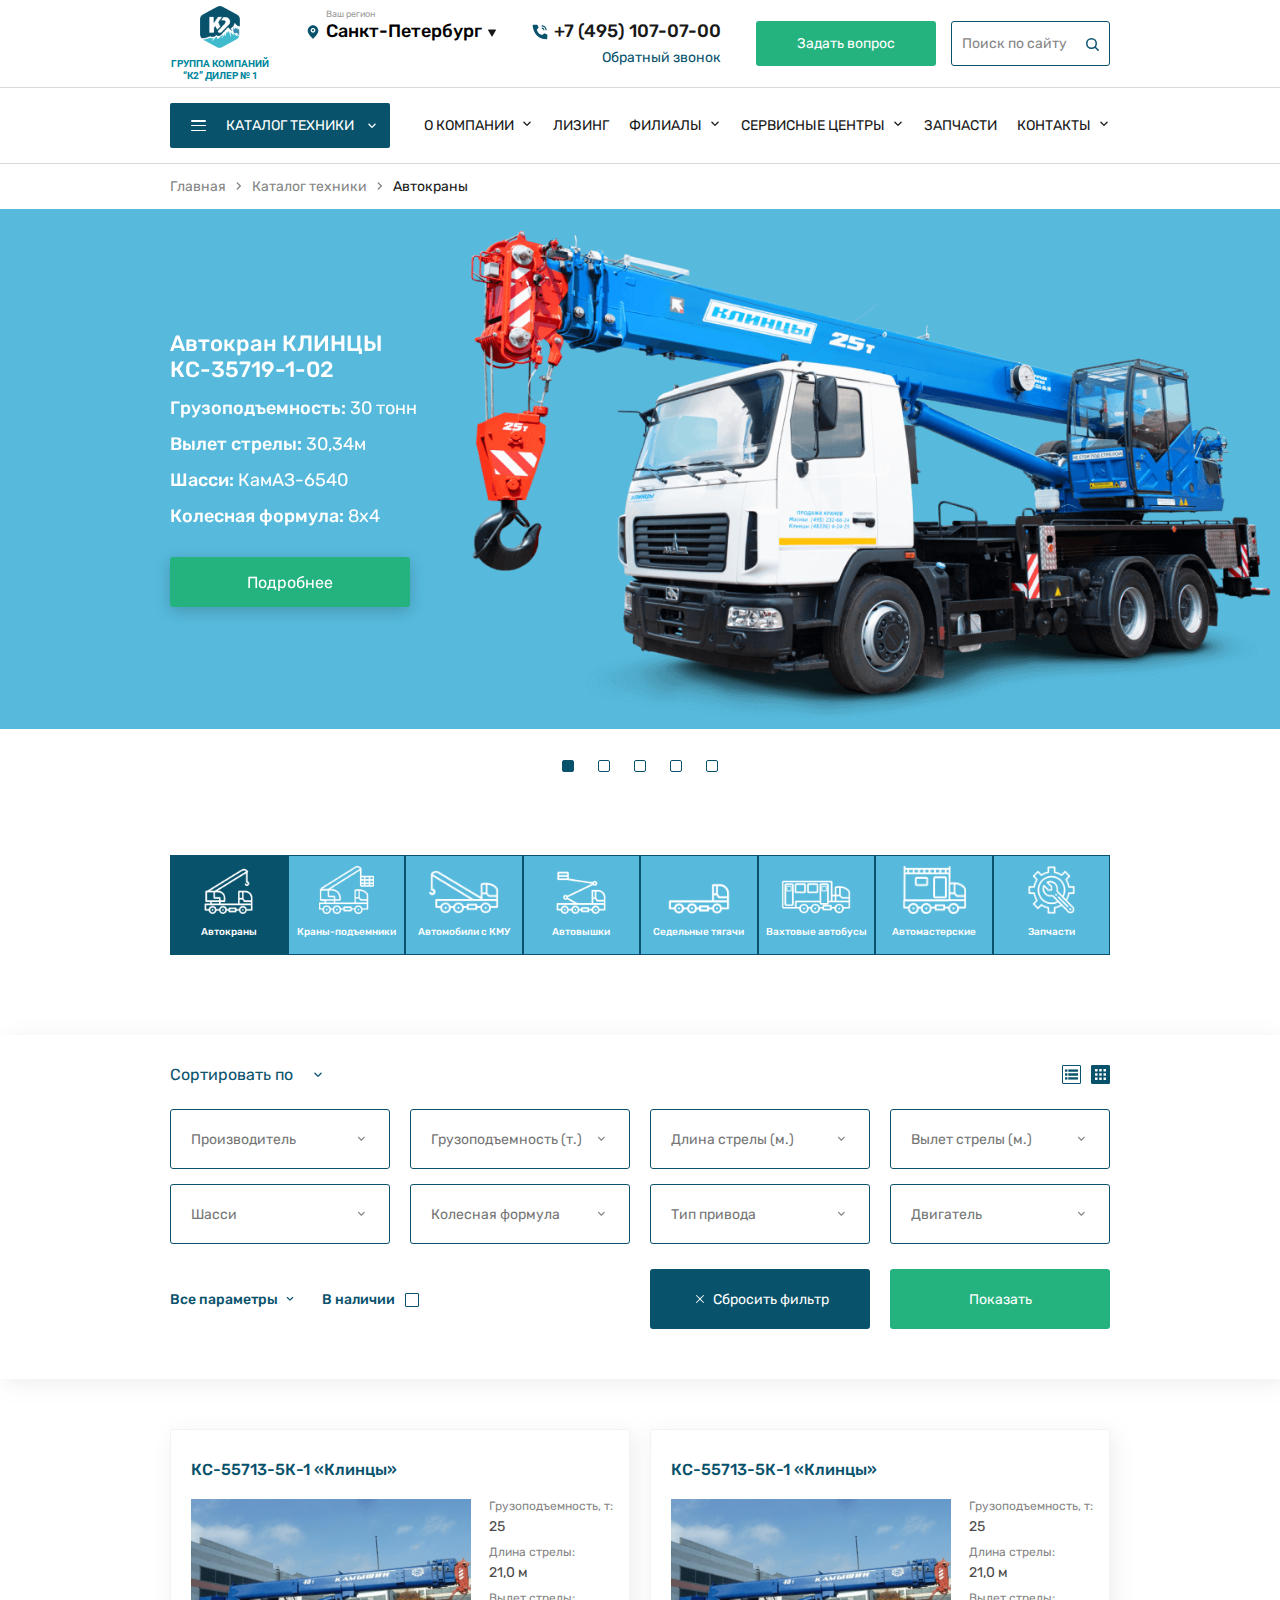
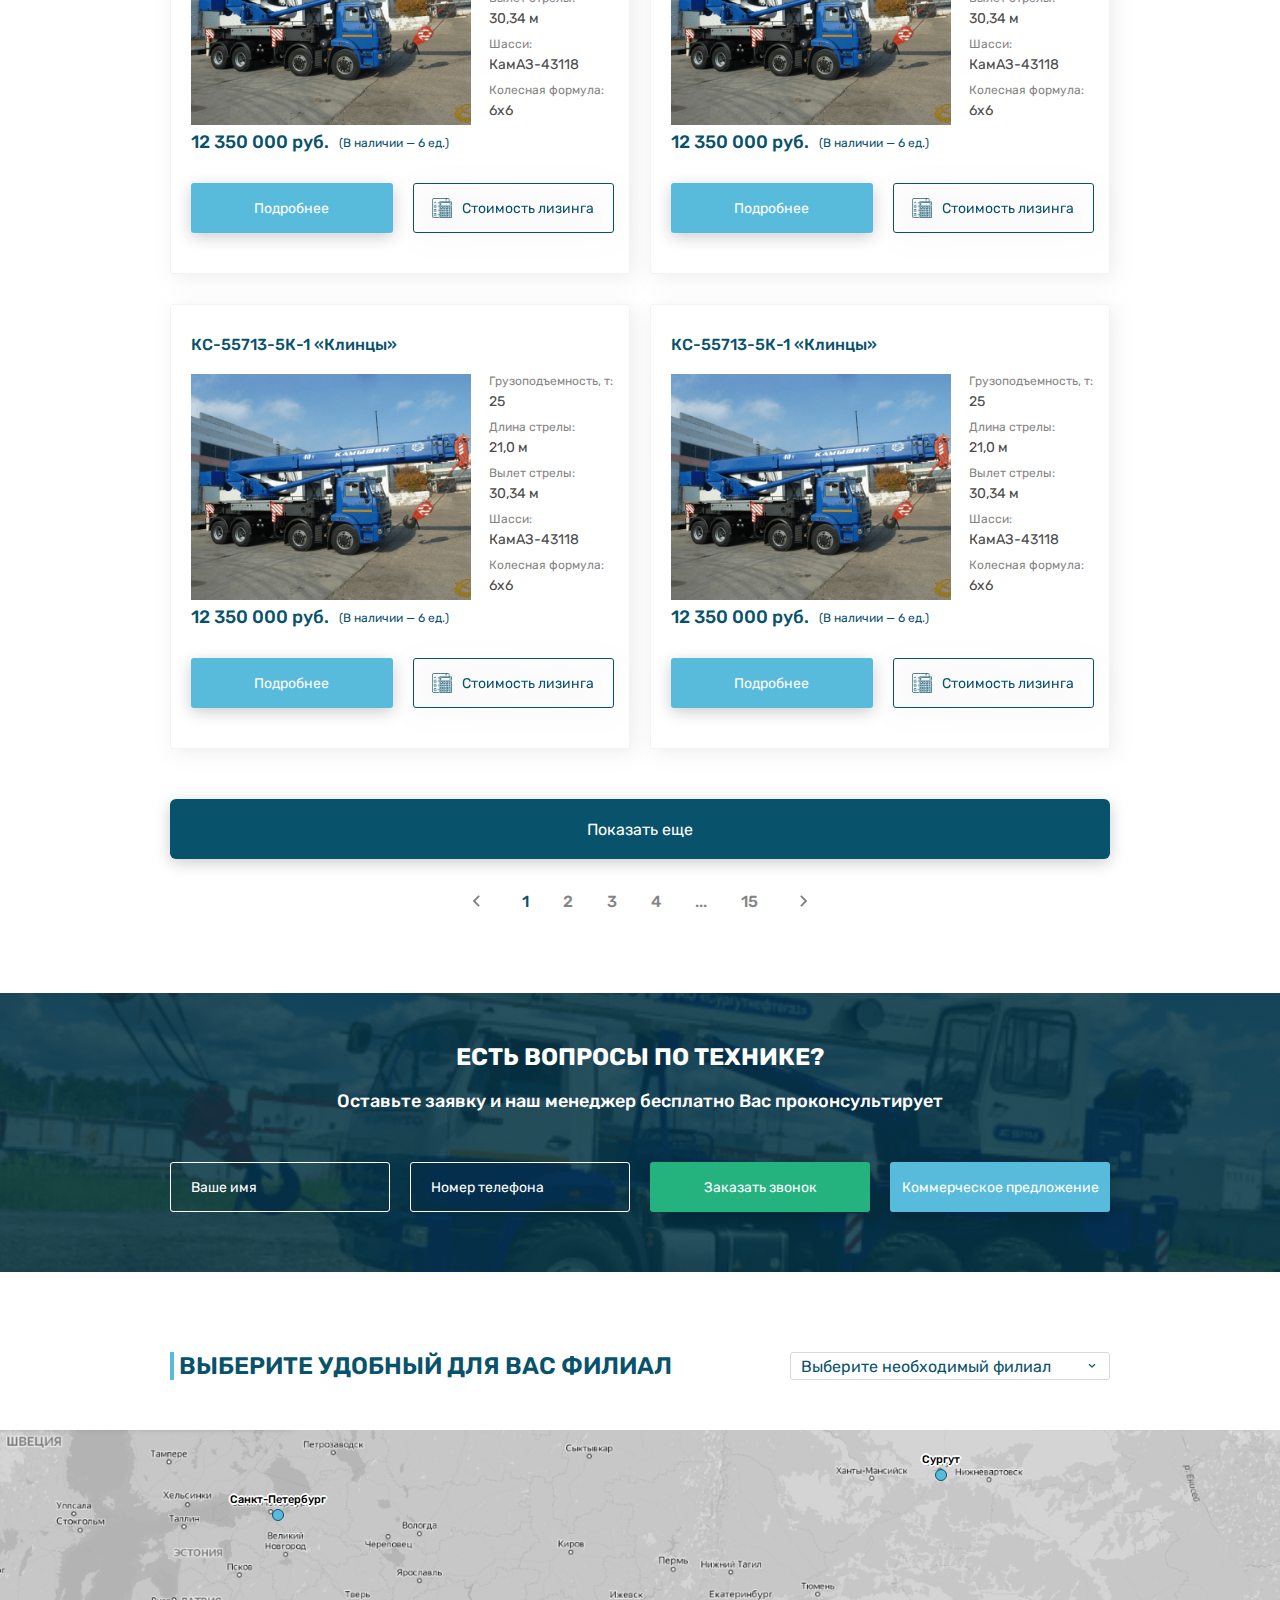
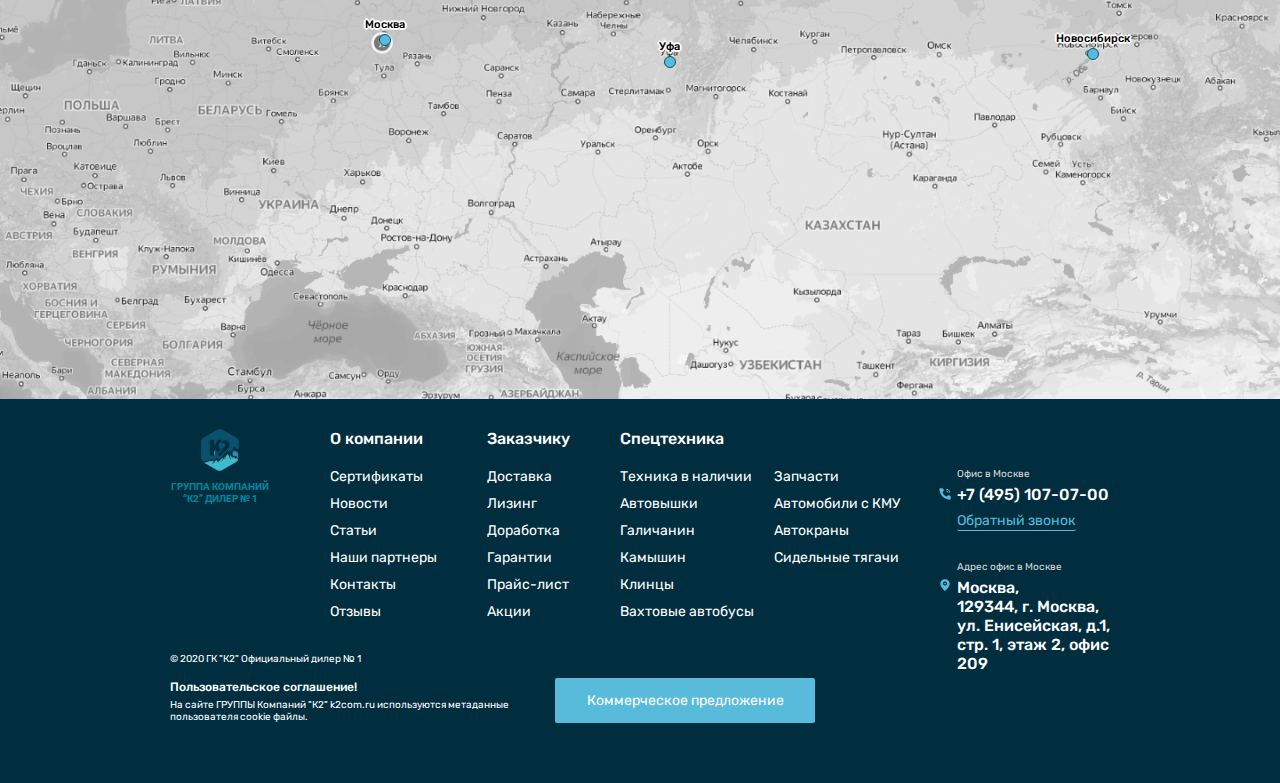
<file: catalogue.html>
<!doctype html>
<html lang="ru">
<head>
    <meta charset="UTF-8">
    <meta name="viewport"
          content="width=device-width, initial-scale=1.0">
    <meta http-equiv="X-UA-Compatible" content="ie=edge">
    <title>K2COM - КАТАЛОГ АВТОКРАНОВ</title>
    <meta name="title" content="K2COM | Продажа грузоподъемной, дорожно-строительной и спецтехники в Москве от Официального дилера!">
    <meta name="description" content="Продажа грузоподъемной, дорожно-строительной и спецтехники в Москве от Официального дилера!">
    <link rel="icon" type="image/png" href="media/logo.png">
    <link rel="stylesheet" href="libraries/swiper/swiper-bundle.min.css">
    <link rel="stylesheet" href="css/reset.css">
    <link rel="stylesheet" href="fonts/fonts.css">
    <link rel="stylesheet" href="css/style.css">
    <link rel="stylesheet" href="css/media.css">
</head>
<body>
<header class="header">
    <div class="header-top">
        <div class="container">
            <div class="header-top__wrap">
                <a href="#" class="header-logo icon-logo">
                    <img src="media/logo.png" alt="Logo">
                    <p>Группа компаний
                        “к2” дилер № 1</p>
                </a>
                <div class="header-reg-phone">
                    <div class="header-region">
                        <span class="header-region__span">Ваш регион</span>
                        <div class="header-region__trigger">
                            <p class="header-region__preview">
                                <svg width="18" height="18" viewBox="0 0 18 18" fill="none" xmlns="http://www.w3.org/2000/svg">
                                    <path d="M9 8.25C9.62132 8.25 10.125 7.74632 10.125 7.125C10.125 6.50368 9.62132 6 9 6C8.37868 6 7.875 6.50368 7.875 7.125C7.875 7.74632 8.37868 8.25 9 8.25Z" fill="#08526C"/>
                                    <path d="M9 1.5C7.41904 1.49992 5.90194 2.12382 4.77843 3.23609C3.65492 4.34837 3.01581 5.85912 3 7.44C3 11.55 8.2875 16.125 8.5125 16.32C8.64835 16.4362 8.82124 16.5 9 16.5C9.17876 16.5 9.35165 16.4362 9.4875 16.32C9.75 16.125 15 11.55 15 7.44C14.9842 5.85912 14.3451 4.34837 13.2216 3.23609C12.0981 2.12382 10.581 1.49992 9 1.5ZM9 9.75C8.48082 9.75 7.97331 9.59605 7.54163 9.30761C7.10995 9.01917 6.7735 8.6092 6.57482 8.12954C6.37614 7.64989 6.32415 7.12209 6.42544 6.61289C6.52672 6.10369 6.77673 5.63596 7.14384 5.26885C7.51096 4.90173 7.97869 4.65173 8.48789 4.55044C8.99709 4.44915 9.52489 4.50114 10.0045 4.69982C10.4842 4.8985 10.8942 5.23495 11.1826 5.66663C11.471 6.09831 11.625 6.60582 11.625 7.125C11.625 7.82119 11.3484 8.48887 10.8562 8.98116C10.3639 9.47344 9.69619 9.75 9 9.75Z" fill="#08526C"/>
                                </svg>
                                <span>Санкт-Петербург</span>
                                <svg width="8" height="8" viewBox="0 0 8 8" fill="#181818" xmlns="http://www.w3.org/2000/svg">
                                    <path d="M4.43301 7.25C4.24056 7.58333 3.75944 7.58333 3.56699 7.25L0.102885 1.25C-0.089565 0.916667 0.150997 0.5 0.535898 0.5L7.4641 0.5C7.849 0.5 8.08956 0.916667 7.89711 1.25L4.43301 7.25Z"/>
                                </svg>
                            </p>
                            <div class="header-region__list">
                                <a href="#">Москва</a>
                                <a href="#">Казань</a>
                                <a href="#">Уфа</a>
                                <a href="#">Новосибирск</a>
                                <a href="#">Красноярск</a>
                                <a href="#">Иваново</a>
                                <a href="#">Алматы (Алма-Ата)</a>
                                <a href="#">Сургут</a>
                                <a href="#">Ставрополь</a>
                                <a href="#">Иркутск</a>
                            </div>
                        </div>
                    </div>
                    <div class="header-phone">
                        <a class="phone-link" href="tel:+74951070700">
                            <svg width="18" height="18" viewBox="0 0 18 18" fill="none" xmlns="http://www.w3.org/2000/svg">
                                <path d="M13.5 7.3125H12.375C12.3746 6.86508 12.1966 6.43612 11.8802 6.11975C11.5639 5.80338 11.1349 5.62545 10.6875 5.625V4.5C11.4331 4.50089 12.148 4.7975 12.6753 5.32475C13.2025 5.852 13.4991 6.56685 13.5 7.3125Z" fill="#08526C"/>
                                <path d="M15.75 7.3125H14.625C14.6238 6.26858 14.2086 5.26775 13.4704 4.52958C12.7323 3.79142 11.7314 3.37619 10.6875 3.375V2.25C12.0297 2.25149 13.3165 2.78534 14.2656 3.73442C15.2147 4.6835 15.7485 5.9703 15.75 7.3125ZM11.4373 12.0836L12.6973 10.8236C12.866 10.6549 13.0804 10.5394 13.3141 10.4914C13.5478 10.4434 13.7904 10.4651 14.0119 10.5536L15.5464 11.1679C15.7726 11.2584 15.9664 11.4146 16.103 11.6163C16.2395 11.818 16.3125 12.056 16.3125 12.2996V15.0902C16.3129 15.256 16.2794 15.4202 16.2142 15.5727C16.1489 15.7252 16.0532 15.8628 15.933 15.977C15.8127 16.0912 15.6704 16.1797 15.5147 16.237C15.3591 16.2943 15.1934 16.3192 15.0278 16.3103C4.27164 15.6409 2.09926 6.53063 1.69595 3.042C1.67641 2.87145 1.69321 2.69869 1.74523 2.5351C1.79725 2.3715 1.88332 2.22077 1.99777 2.09283C2.11222 1.96488 2.25246 1.86261 2.40927 1.79275C2.56608 1.72289 2.73591 1.68702 2.90757 1.6875H5.64864C5.89224 1.68749 6.13025 1.76047 6.33198 1.89703C6.53371 2.03359 6.68989 2.22746 6.78039 2.45363L7.39407 3.98813C7.48264 4.20962 7.50426 4.45224 7.45627 4.68591C7.40827 4.91958 7.29277 5.13403 7.12407 5.30269L5.86407 6.56269C5.86407 6.56269 6.5627 11.4744 11.4373 12.0836Z" fill="#08526C"/>
                            </svg>
                            +7 (495) 107-07-00
                        </a>
                        <button type="button" class="btn" data-modal="modalRequest">Обратный звонок</button>
                    </div>
                </div>
                <div class="header-ask-search">
                    <button type="button" class="btn header__btn-ask" data-modal="modalRequest">Задать вопрос</button>
                    <div class="header-search">
                        <label for="inputSearch" class="visually-hidden">Поиск</label>
                        <input type="text" placeholder="Поиск по сайту" name="search" id="inputSearch">
                        <svg width="16" height="16" viewBox="0 0 16 16" fill="none" xmlns="http://www.w3.org/2000/svg">
                            <path d="M11.25 11.25L14.25 14.25" stroke="#08526C" stroke-width="1.5" stroke-linecap="round" stroke-linejoin="round"/>
                            <path d="M7.5 12.25C10.1234 12.25 12.25 10.1234 12.25 7.5C12.25 4.87665 10.1234 2.75 7.5 2.75C4.87665 2.75 2.75 4.87665 2.75 7.5C2.75 10.1234 4.87665 12.25 7.5 12.25Z" stroke="#08526C" stroke-width="1.5" stroke-linecap="round" stroke-linejoin="round"/>
                        </svg>
                    </div>
                </div>
                <a class="header-phone--mobile" href="tel:+74951070700">
                    <img src="media/icons/headerPhoneIcon.svg" alt="phone Icon">
                </a>
                <div class="header-burger"></div>
            </div>
        </div>
    </div>
    <hr>
    <div class="header-bottom">
        <div class="container">
            <div class="header-bottom__wrap">
                <button type="button" class="btn header__btn-catalogue">
                    <span class="header__btn-catalogue__icon"><span></span></span>
                    <span>Каталог техники</span>
                    <svg width="16" height="16" viewBox="0 0 16 16" fill="none" xmlns="http://www.w3.org/2000/svg">
                        <path d="M7.99999 9.98288C7.9111 9.98288 7.8251 9.96621 7.74199 9.93288C7.65844 9.89954 7.58888 9.8551 7.53333 9.79954L4.46666 6.73288C4.34444 6.61066 4.28333 6.4551 4.28333 6.26621C4.28333 6.07732 4.34444 5.92177 4.46666 5.79954C4.58888 5.67732 4.74444 5.61621 4.93333 5.61621C5.12221 5.61621 5.27777 5.67732 5.39999 5.79954L7.99999 8.39954L10.6 5.79954C10.7222 5.67732 10.8778 5.61621 11.0667 5.61621C11.2555 5.61621 11.4111 5.67732 11.5333 5.79954C11.6555 5.92177 11.7167 6.07732 11.7167 6.26621C11.7167 6.4551 11.6555 6.61066 11.5333 6.73288L8.46666 9.79954C8.39999 9.86621 8.32777 9.91332 8.24999 9.94088C8.17221 9.96888 8.08888 9.98288 7.99999 9.98288Z" fill="white"/>
                    </svg>
                </button>
                <nav class="header-menu">
                    <div class="header-menu__link header-menu__link-dropdown">
                        <p>О компании</p>
                        <div class="header-menu__link-dropdown__list">
                            <a href="#">Новости</a>
                            <a href="#">вакансии</a>
                            <a href="#">сертификаты</a>
                            <a href="#">Отзывы</a>
                            <a href="#">Вопросы и ответы</a>
                            <a href="#">доставка</a>
                        </div>
                    </div>
                    <a href="#" class="header-menu__link">Лизинг</a>
                    <div class="header-menu__link header-menu__link-dropdown">
                        <p>Филиалы</p>
                        <div class="header-menu__link-dropdown__list">
                            <a href="#">Москва</a>
                            <a href="#">Санкт-Петербург</a>
                            <a href="#">Алматы (Алма-Ата)</a>
                            <a href="#">Иваново</a>
                            <a href="#">Красноярск</a>
                        </div>
                    </div>
                    <div class="header-menu__link header-menu__link-dropdown">
                        <p>Сервисные Центры</p>
                        <div class="header-menu__link-dropdown__list">
                            <a href="#">Москва</a>
                            <a href="#">Санкт-Петербург</a>
                            <a href="#">Алматы (Алма-Ата)</a>
                            <a href="#">Иваново</a>
                            <a href="#">Красноярск</a>
                        </div>
                    </div>
                    <a href="#" class="header-menu__link">ЗАПЧАСТИ</a>
                    <div class="header-menu__link header-menu__link-dropdown">
                        <p>Контакты</p>
                        <div class="header-menu__link-dropdown__list">
                            <a href="#">Москва</a>
                            <a href="#">Санкт-Петербург</a>
                            <a href="#">Алматы (Алма-Ата)</a>
                            <a href="#">Иваново</a>
                            <a href="#">Красноярск</a>
                        </div>
                    </div>
                </nav>
                <button type="button" class="btn header__btn-ask" data-modal="modalRequest">Задать вопрос</button>
                <div class="header-search">
                    <label for="inputSearchBottom" class="visually-hidden">Поиск</label>
                    <input type="text" placeholder="Поиск по сайту" name="search" id="inputSearchBottom">
                    <svg width="16" height="16" viewBox="0 0 16 16" fill="none" xmlns="http://www.w3.org/2000/svg">
                        <path d="M11.25 11.25L14.25 14.25" stroke="#08526C" stroke-width="1.5" stroke-linecap="round" stroke-linejoin="round"/>
                        <path d="M7.5 12.25C10.1234 12.25 12.25 10.1234 12.25 7.5C12.25 4.87665 10.1234 2.75 7.5 2.75C4.87665 2.75 2.75 4.87665 2.75 7.5C2.75 10.1234 4.87665 12.25 7.5 12.25Z" stroke="#08526C" stroke-width="1.5" stroke-linecap="round" stroke-linejoin="round"/>
                    </svg>
                </div>
            </div>
        </div>
    </div>
    <hr>
    <div class="header-burger__wrap">
        <div class="container">
            <div class="header-search">
                <label for="inputSearchBurger" class="visually-hidden">Поиск</label>
                <input type="text" placeholder="Поиск по сайту" name="search" id="inputSearchBurger">
                <svg width="16" height="16" viewBox="0 0 16 16" fill="none" xmlns="http://www.w3.org/2000/svg">
                    <path d="M11.25 11.25L14.25 14.25" stroke="#08526C" stroke-width="1.5" stroke-linecap="round" stroke-linejoin="round"/>
                    <path d="M7.5 12.25C10.1234 12.25 12.25 10.1234 12.25 7.5C12.25 4.87665 10.1234 2.75 7.5 2.75C4.87665 2.75 2.75 4.87665 2.75 7.5C2.75 10.1234 4.87665 12.25 7.5 12.25Z" stroke="#08526C" stroke-width="1.5" stroke-linecap="round" stroke-linejoin="round"/>
                </svg>
            </div>
            <nav class="header-menu">
                <div class="header-menu__link header-menu__link-collapse">
                    <p>О компании</p>
                    <div class="header-menu__link-collapse__list">
                        <a href="#">Новости</a>
                        <a href="#">вакансии</a>
                        <a href="#">сертификаты</a>
                        <a href="#">Отзывы</a>
                        <a href="#">Вопросы и ответы</a>
                        <a href="#">доставка</a>
                    </div>
                </div>
                <a href="#" class="header-menu__link">Лизинг</a>
                <div class="header-menu__link header-menu__link-collapse">
                    <p>Филиалы</p>
                    <div class="header-menu__link-collapse__list">
                        <a href="#">Москва</a>
                        <a href="#">Санкт-Петербург</a>
                        <a href="#">Алматы (Алма-Ата)</a>
                        <a href="#">Иваново</a>
                        <a href="#">Красноярск</a>
                    </div>
                </div>
                <div class="header-menu__link header-menu__link-collapse">
                    <p>Сервисные Центры</p>
                    <div class="header-menu__link-collapse__list">
                        <a href="#">Москва</a>
                        <a href="#">Санкт-Петербург</a>
                        <a href="#">Алматы (Алма-Ата)</a>
                        <a href="#">Иваново</a>
                        <a href="#">Красноярск</a>
                    </div>
                </div>
                <a href="#" class="header-menu__link">ЗАПЧАСТИ</a>
                <div class="header-menu__link header-menu__link-collapse">
                    <p>Контакты</p>
                    <div class="header-menu__link-collapse__list">
                        <a href="#">Москва</a>
                        <a href="#">Санкт-Петербург</a>
                        <a href="#">Алматы (Алма-Ата)</a>
                        <a href="#">Иваново</a>
                        <a href="#">Красноярск</a>
                    </div>
                </div>
            </nav>
            <button type="button" class="btn header__btn-ask" data-modal="modalRequest">Задать вопрос</button>
            <div class="header-phone">
                <a class="phone-link" href="tel:+74951070700">
                    <svg width="18" height="18" viewBox="0 0 18 18" fill="none" xmlns="http://www.w3.org/2000/svg">
                        <path d="M13.5 7.3125H12.375C12.3746 6.86508 12.1966 6.43612 11.8802 6.11975C11.5639 5.80338 11.1349 5.62545 10.6875 5.625V4.5C11.4331 4.50089 12.148 4.7975 12.6753 5.32475C13.2025 5.852 13.4991 6.56685 13.5 7.3125Z" fill="#08526C"/>
                        <path d="M15.75 7.3125H14.625C14.6238 6.26858 14.2086 5.26775 13.4704 4.52958C12.7323 3.79142 11.7314 3.37619 10.6875 3.375V2.25C12.0297 2.25149 13.3165 2.78534 14.2656 3.73442C15.2147 4.6835 15.7485 5.9703 15.75 7.3125ZM11.4373 12.0836L12.6973 10.8236C12.866 10.6549 13.0804 10.5394 13.3141 10.4914C13.5478 10.4434 13.7904 10.4651 14.0119 10.5536L15.5464 11.1679C15.7726 11.2584 15.9664 11.4146 16.103 11.6163C16.2395 11.818 16.3125 12.056 16.3125 12.2996V15.0902C16.3129 15.256 16.2794 15.4202 16.2142 15.5727C16.1489 15.7252 16.0532 15.8628 15.933 15.977C15.8127 16.0912 15.6704 16.1797 15.5147 16.237C15.3591 16.2943 15.1934 16.3192 15.0278 16.3103C4.27164 15.6409 2.09926 6.53063 1.69595 3.042C1.67641 2.87145 1.69321 2.69869 1.74523 2.5351C1.79725 2.3715 1.88332 2.22077 1.99777 2.09283C2.11222 1.96488 2.25246 1.86261 2.40927 1.79275C2.56608 1.72289 2.73591 1.68702 2.90757 1.6875H5.64864C5.89224 1.68749 6.13025 1.76047 6.33198 1.89703C6.53371 2.03359 6.68989 2.22746 6.78039 2.45363L7.39407 3.98813C7.48264 4.20962 7.50426 4.45224 7.45627 4.68591C7.40827 4.91958 7.29277 5.13403 7.12407 5.30269L5.86407 6.56269C5.86407 6.56269 6.5627 11.4744 11.4373 12.0836Z" fill="#08526C"/>
                    </svg>
                    +7 (495) 107-07-00
                </a>
                <button type="button" class="btn" data-modal="modalRequest">Обратный звонок</button>
            </div>
            <div class="header-region">
                <span class="header-region__span">Ваш регион</span>
                <div class="header-region__trigger">
                    <p class="header-region__preview">
                        <svg width="18" height="18" viewBox="0 0 18 18" fill="none" xmlns="http://www.w3.org/2000/svg">
                            <path d="M9 8.25C9.62132 8.25 10.125 7.74632 10.125 7.125C10.125 6.50368 9.62132 6 9 6C8.37868 6 7.875 6.50368 7.875 7.125C7.875 7.74632 8.37868 8.25 9 8.25Z" fill="#08526C"/>
                            <path d="M9 1.5C7.41904 1.49992 5.90194 2.12382 4.77843 3.23609C3.65492 4.34837 3.01581 5.85912 3 7.44C3 11.55 8.2875 16.125 8.5125 16.32C8.64835 16.4362 8.82124 16.5 9 16.5C9.17876 16.5 9.35165 16.4362 9.4875 16.32C9.75 16.125 15 11.55 15 7.44C14.9842 5.85912 14.3451 4.34837 13.2216 3.23609C12.0981 2.12382 10.581 1.49992 9 1.5ZM9 9.75C8.48082 9.75 7.97331 9.59605 7.54163 9.30761C7.10995 9.01917 6.7735 8.6092 6.57482 8.12954C6.37614 7.64989 6.32415 7.12209 6.42544 6.61289C6.52672 6.10369 6.77673 5.63596 7.14384 5.26885C7.51096 4.90173 7.97869 4.65173 8.48789 4.55044C8.99709 4.44915 9.52489 4.50114 10.0045 4.69982C10.4842 4.8985 10.8942 5.23495 11.1826 5.66663C11.471 6.09831 11.625 6.60582 11.625 7.125C11.625 7.82119 11.3484 8.48887 10.8562 8.98116C10.3639 9.47344 9.69619 9.75 9 9.75Z" fill="#08526C"/>
                        </svg>
                        <span>Санкт-Петербург</span>
                        <svg width="8" height="8" viewBox="0 0 8 8" fill="#181818" xmlns="http://www.w3.org/2000/svg">
                            <path d="M4.43301 7.25C4.24056 7.58333 3.75944 7.58333 3.56699 7.25L0.102885 1.25C-0.089565 0.916667 0.150997 0.5 0.535898 0.5L7.4641 0.5C7.849 0.5 8.08956 0.916667 7.89711 1.25L4.43301 7.25Z"/>
                        </svg>
                    </p>
                    <div class="header-region__list">
                        <a href="#">Москва</a>
                        <a href="#">Казань</a>
                        <a href="#">Уфа</a>
                        <a href="#">Новосибирск</a>
                        <a href="#">Красноярск</a>
                        <a href="#">Иваново</a>
                        <a href="#">Алматы (Алма-Ата)</a>
                        <a href="#">Сургут</a>
                        <a href="#">Ставрополь</a>
                        <a href="#">Иркутск</a>
                    </div>
                </div>
            </div>
        </div>
    </div>
</header>
<div class="header-mobile-spacer"></div>

<div class="header-catalogue">
    <div class="container">
        <div class="header-catalogue__wrap">
            <div class="header-catalogue__sidebar">
                <div class="header-catalogue__sidebar-wrap">
                    <div class="header-catalogue__sidebar-item">
                        <button type="button" class="header-catalogue__sidebar-btn">Автокраны</button>
                        <div class="header-catalogue__cat">
                            <div class="header-catalogue__item header-catalogue__item-images">
                                <p>Марка:</p>
                                <div class="header-catalogue__item-wrap">
                                    <a href="#">
                                        <img src="media/headerCatalogue/headerCatalogueKamishin.png" alt="Камышин">
                                        <span>Камышин</span>
                                    </a>
                                    <a href="#">
                                        <img src="media/headerCatalogue/headerCatalogueGalichanin.png" alt="Галичанин">
                                        <span>Галичанин</span>
                                    </a>
                                    <a href="#">
                                        <img src="media/headerCatalogue/headerCatalogueKlincy.png" alt="Клинцы">
                                        <span>Клинцы</span>
                                    </a>
                                    <a href="#">
                                        <img src="media/headerCatalogue/headerCataloguePalSany.png" alt="Palfinger & Sany">
                                        <span>SANY</span>
                                    </a>
                                </div>
                            </div>
                            <div class="header-catalogue__item header-catalogue__item-capacity">
                                <p>Грузоподъемность (т.):</p>
                                <div class="header-catalogue__item-wrap">
                                    <a href="#">Автокраны 16 т.</a>
                                    <a href="#">Автокраны 20 т.</a>
                                    <a href="#">Автокраны 25 т.</a>
                                    <a href="#">Автокраны 27 т.</a>
                                    <a href="#">Автокраны 32 т.</a>
                                    <a href="#">Автокраны 35 т.</a>
                                    <a href="#">Автокраны 36 т.</a>
                                    <a href="#">Автокраны 40 т.</a>
                                    <a href="#">Автокраны 50 т.</a>
                                    <a href="#">Автокраны 55 т.</a>
                                    <a href="#">Автокраны 60 т.</a>
                                    <a href="#">Автокраны 70 т.</a>
                                    <a href="#">Автокраны 75 т.</a>
                                    <a href="#">Автокраны 80 т.</a>
                                    <a href="#">Автокраны 100 т.</a>
                                    <a href="#">Автокраны 120 т.</a>
                                </div>
                            </div>
                            <div class="header-catalogue__item header-catalogue__item-arrow">
                                <p>Длина стрелы (м.):</p>
                                <div class="header-catalogue__item-wrap">
                                    <a href="#">19,0 м</a>
                                    <a href="#">21,0 м</a>
                                    <a href="#">21,7 м</a>
                                    <a href="#">23,0 м</a>
                                    <a href="#">23,7 м</a>
                                    <a href="#">24,0 м</a>
                                    <a href="#">30,2 м</a>
                                    <a href="#">30,34 м</a>
                                    <a href="#">30,7 м</a>
                                    <a href="#">31,0 м</a>
                                    <a href="#">32,0 м</a>
                                    <a href="#">33,0 м</a>
                                    <a href="#">33,2 м</a>
                                    <a href="#">34,1 м</a>
                                    <a href="#">35,0 м</a>
                                    <a href="#">40,0 м</a>
                                    <a href="#">40,51 м</a>
                                    <a href="#">42,0 м</a>
                                    <a href="#">43,5 м</a>
                                    <a href="#">45,5 м</a>
                                    <a href="#">47,0 м</a>
                                    <a href="#">49,0 м</a>
                                    <a href="#">51,0 м</a>
                                    <a href="#">52,0 м</a>
                                    <a href="#">60,0 м</a>
                                </div>
                            </div>
                            <div class="header-catalogue__item header-catalogue__item-chassis">
                                <p>Шасси:</p>
                                <div class="header-catalogue__item-wrap">
                                    <a href="#">КамАЗ-43118</a>
                                    <a href="#">КамАЗ-65115</a>
                                    <a href="#">Урал-4320</a>
                                    <a href="#">МАЗ-6312</a>
                                    <a href="#">МАЗ-6312</a>
                                    <a href="#">КамАЗ-6540</a>
                                    <a href="#">БАЗ-690902</a>
                                </div>
                            </div>
                            <a href="#" class="btn btn-more header-catalogue__cat-link">
                                <svg width="13" height="13" viewBox="0 0 13 13" fill="none" xmlns="http://www.w3.org/2000/svg">
                                    <rect width="3" height="3" rx="1" fill="white"/>
                                    <rect y="5" width="3" height="3" rx="1" fill="white"/>
                                    <rect y="10" width="3" height="3" rx="1" fill="white"/>
                                    <rect x="5" width="3" height="3" rx="1" fill="white"/>
                                    <rect x="5" y="5" width="3" height="3" rx="1" fill="white"/>
                                    <rect x="5" y="10" width="3" height="3" rx="1" fill="white"/>
                                    <rect x="10" width="3" height="3" rx="1" fill="white"/>
                                    <rect x="10" y="5" width="3" height="3" rx="1" fill="white"/>
                                    <rect x="10" y="10" width="3" height="3" rx="1" fill="white"/>
                                </svg>
                                КАТАЛОГ АВТОКРАНОВ
                            </a>
                        </div>
                    </div>
                    <div class="header-catalogue__sidebar-item">
                        <button type="button" class="header-catalogue__sidebar-btn">Краны-подъемники</button>
                    </div>
                    <div class="header-catalogue__sidebar-item">
                        <button type="button" class="header-catalogue__sidebar-btn">Автомобили с КМУ</button>
                    </div>
                    <div class="header-catalogue__sidebar-item">
                        <button type="button" class="header-catalogue__sidebar-btn">Автовышки</button>
                    </div>
                    <div class="header-catalogue__sidebar-item">
                        <button type="button" class="header-catalogue__sidebar-btn">Седельные тягачи</button>
                    </div>
                    <div class="header-catalogue__sidebar-item">
                        <button type="button" class="header-catalogue__sidebar-btn">Вахтовые автобусы</button>
                    </div>
                    <div class="header-catalogue__sidebar-item">
                        <button type="button" class="header-catalogue__sidebar-btn">Автомастерские</button>
                    </div>
                    <div class="header-catalogue__sidebar-item">
                        <button type="button" class="header-catalogue__sidebar-btn">Запчаcти</button>
                        <div class="header-catalogue__cat header-catalogue__cat-spares">
                            <a href="#" class="header-catalogue__link">Опорно-поворотные устройства</a>
                            <a href="#" class="header-catalogue__link">Механизмы поворота</a>
                            <a href="#" class="header-catalogue__link">Электрооборудование</a>
                            <a href="#" class="header-catalogue__link">Кабины крановщика</a>
                            <a href="#" class="header-catalogue__link">Приборы безопасности</a>
                            <a href="#" class="header-catalogue__link">Грузовые лебедки</a>
                            <a href="#" class="header-catalogue__link">Гидроцилиндры</a>
                            <a href="#" class="header-catalogue__link">Стрелы</a>
                            <a href="#" class="header-catalogue__link">Ремкомплекты</a>
                            <a href="#" class="header-catalogue__link">Дополнительное оборудование</a>
                            <a href="#" class="header-catalogue__link">Гидрооборудование</a>
                            <a href="#" class="header-catalogue__link">Металлоконструкции</a>
                            <a href="#" class="header-catalogue__link">Гидромоторы-гидронасосы</a>
                            <a href="#" class="btn btn-more header-catalogue__cat-link">
                                <svg width="15" height="15" viewBox="0 0 15 15" fill="none" xmlns="http://www.w3.org/2000/svg" xmlns:xlink="http://www.w3.org/1999/xlink">
                                    <rect width="15" height="15" fill="url(#pattern0)"/>
                                    <defs>
                                        <pattern id="pattern0" patternContentUnits="objectBoundingBox" width="1" height="1">
                                            <use xlink:href="#image0_372_5002" transform="scale(0.00195312)"/>
                                        </pattern>
                                        <image id="image0_372_5002" width="512" height="512" xlink:href="[data-uri]"/>
                                    </defs>
                                </svg>
                                КАТАЛОГ АВТОЗАПЧАСТЕЙ
                            </a>
                        </div>
                    </div>
                </div>
            </div>
            <div class="header-catalogue__content"></div>
        </div>
    </div>
</div>

<div class="breadcrumbs">
    <div class="breadcrumbs__container container">
        <ul>
            <li class="breadcrumbs__item"><a href="#">Главная</a></li>
            <li class="breadcrumbs__item"><a href="#">Каталог техники</a></li>
            <li class="breadcrumbs__item breadcrumbs__item--active"><a href="#">Автокраны</a></li>
        </ul>
    </div>
</div>

<section class="slider-banner">
    <div class="swiper slider-banner__swiper">
        <div class="swiper-wrapper">
            <div class="swiper-slide">
                <div class="slider-banner__slide-content">
                    <div class="container">
                        <div class="slider-banner__slide-body">
                            <h3>Автокран КЛИНЦЫ КС-35719-1-02</h3>
                            <div class="slider-banner__slide-body-text">
                                <p>Грузоподъемность: <span>30 тонн</span></p>
                                <p>Вылет стрелы: <span>30,34м</span></p>
                                <p>Шасси: <span>КамАЗ-6540</span></p>
                                <p>Колесная формула: <span>8х4</span></p>
                            </div>
                            <a href="#" class="btn btn-more">Подробнее</a>
                        </div>
                    </div>
                </div>
                <div class="slider-banner__slide-image">
                    <img src="media/examples/crane-example.png" alt="Автокран КЛИНЦЫ КС-35719-1-02">
                </div>
            </div>
            <div class="swiper-slide">
                <div class="slider-banner__slide-content">
                    <div class="container">
                        <div class="slider-banner__slide-body">
                            <h3>Автокран КЛИНЦЫ КС-35719-1-02</h3>
                            <div class="slider-banner__slide-body-text">
                                <p>Грузоподъемность: <span>30 тонн</span></p>
                                <p>Вылет стрелы: <span>30,34м</span></p>
                                <p>Шасси: <span>КамАЗ-6540</span></p>
                                <p>Колесная формула: <span>8х4</span></p>
                            </div>
                            <a href="#" class="btn btn-more">Подробнее</a>
                        </div>
                    </div>
                </div>
                <div class="slider-banner__slide-image">
                    <img src="media/examples/crane-example.png" alt="Автокран КЛИНЦЫ КС-35719-1-02">
                </div>
            </div>
            <div class="swiper-slide">
                <div class="slider-banner__slide-content">
                    <div class="container">
                        <div class="slider-banner__slide-body">
                            <h3>Автокран КЛИНЦЫ КС-35719-1-02</h3>
                            <div class="slider-banner__slide-body-text">
                                <p>Грузоподъемность: <span>30 тонн</span></p>
                                <p>Вылет стрелы: <span>30,34м</span></p>
                                <p>Шасси: <span>КамАЗ-6540</span></p>
                                <p>Колесная формула: <span>8х4</span></p>
                            </div>
                            <a href="#" class="btn btn-more">Подробнее</a>
                        </div>
                    </div>
                </div>
                <div class="slider-banner__slide-image">
                    <img src="media/examples/crane-example.png" alt="Автокран КЛИНЦЫ КС-35719-1-02">
                </div>
            </div>
            <div class="swiper-slide">
                <div class="slider-banner__slide-content">
                    <div class="container">
                        <div class="slider-banner__slide-body">
                            <h3>Автокран КЛИНЦЫ КС-35719-1-02</h3>
                            <div class="slider-banner__slide-body-text">
                                <p>Грузоподъемность: <span>30 тонн</span></p>
                                <p>Вылет стрелы: <span>30,34м</span></p>
                                <p>Шасси: <span>КамАЗ-6540</span></p>
                                <p>Колесная формула: <span>8х4</span></p>
                            </div>
                            <a href="#" class="btn btn-more">Подробнее</a>
                        </div>
                    </div>
                </div>
                <div class="slider-banner__slide-image">
                    <img src="media/examples/crane-example.png" alt="Автокран КЛИНЦЫ КС-35719-1-02">
                </div>
            </div>
            <div class="swiper-slide">
                <div class="slider-banner__slide-content">
                    <div class="container">
                        <div class="slider-banner__slide-body">
                            <h3>Автокран КЛИНЦЫ КС-35719-1-02</h3>
                            <div class="slider-banner__slide-body-text">
                                <p>Грузоподъемность: <span>30 тонн</span></p>
                                <p>Вылет стрелы: <span>30,34м</span></p>
                                <p>Шасси: <span>КамАЗ-6540</span></p>
                                <p>Колесная формула: <span>8х4</span></p>
                            </div>
                            <a href="#" class="btn btn-more">Подробнее</a>
                        </div>
                    </div>
                </div>
                <div class="slider-banner__slide-image">
                    <img src="media/examples/crane-example.png" alt="Автокран КЛИНЦЫ КС-35719-1-02">
                </div>
            </div>
        </div>
    </div>
    <div class="swiper-pagination"></div>
</section>

<div class="catalogue-list section-spacing">
    <div class="catalogue-list__container container">
        <a href="#" class="catalogue-list__item catalogue-list__item--active">
            <img src="media/categoriesListIcons/crane1.png" alt="Автокраны">
            <p>Автокраны</p>
        </a>
        <a href="#" class="catalogue-list__item">
            <img src="media/categoriesListIcons/crane2.png" alt="Краны-подъемники">
            <p>Краны-подъемники</p>
        </a>
        <a href="#" class="catalogue-list__item">
            <img src="media/categoriesListIcons/crane3.png" alt="Автомобили с КМУ">
            <p>Автомобили с КМУ</p>
        </a>
        <a href="#" class="catalogue-list__item">
            <img src="media/categoriesListIcons/crane4.png" alt="Автовышки">
            <p>Автовышки</p>
        </a>
        <a href="#" class="catalogue-list__item">
            <img src="media/categoriesListIcons/crane5.png" alt="Седельные тягачи">
            <p>Седельные тягачи</p>
        </a>
        <a href="#" class="catalogue-list__item">
            <img src="media/categoriesListIcons/crane6.png" alt="Вахтовые автобусы">
            <p>Вахтовые автобусы</p>
        </a>
        <a href="#" class="catalogue-list__item">
            <img src="media/categoriesListIcons/crane7.png" alt="Автомастерские">
            <p>Автомастерские</p>
        </a>
        <a href="#" class="catalogue-list__item">
            <img src="media/categoriesListIcons/crane8.png" alt="Запчасти">
            <p>Запчасти</p>
        </a>
    </div>
</div>

<section class="section-list">
    <div class="section-filters">
        <div class="container">
            <form action="#" class="section-filters__wrap" data-form="form-filters">
                <div class="section-filters__top">
                    <div class="section-filters__select-sort custom-select">
                        <div class="custom-select__wrap">
                            <div class="custom-select-preview">
                                <input placeholder="Сортировать по" type="text" name="filter-sort-by" readonly>
                                <svg width="16" height="16" viewBox="0 0 16 16" fill="#858585" xmlns="http://www.w3.org/2000/svg">
                                    <path d="M7.99999 9.98288C7.9111 9.98288 7.8251 9.96621 7.74199 9.93288C7.65844 9.89954 7.58888 9.8551 7.53333 9.79954L4.46666 6.73288C4.34444 6.61066 4.28333 6.4551 4.28333 6.26621C4.28333 6.07732 4.34444 5.92177 4.46666 5.79954C4.58888 5.67732 4.74444 5.61621 4.93333 5.61621C5.12221 5.61621 5.27777 5.67732 5.39999 5.79954L7.99999 8.39954L10.6 5.79954C10.7222 5.67732 10.8778 5.61621 11.0667 5.61621C11.2555 5.61621 11.4111 5.67732 11.5333 5.79954C11.6555 5.92177 11.7167 6.07732 11.7167 6.26621C11.7167 6.4551 11.6555 6.61066 11.5333 6.73288L8.46666 9.79954C8.39999 9.86621 8.32777 9.91332 8.24999 9.94088C8.17221 9.96888 8.08888 9.98288 7.99999 9.98288Z"/>
                                </svg>
                            </div>
                            <div class="section-filters__select-sort-options custom-select-options">
                                <button type="button" class="btn custom-select-options__item" data-select="Популярности">Популярности</button>
                                <button type="button" class="btn custom-select-options__item" data-select="Сначала дешевле">Сначала дешевле</button>
                                <button type="button" class="btn custom-select-options__item" data-select="Сначала дороже">Сначала дороже</button>
                                <button type="button" class="btn custom-select-options__item" data-select="Новизне">Новизне</button>
                            </div>
                        </div>
                    </div>
                    <div class="section-filters__top-buttons">
                        <button type="button" class="btn section-filters__btn-show-filters">
                            <svg width="14" height="10" viewBox="0 0 14 10" fill="none" xmlns="http://www.w3.org/2000/svg">
                                <rect width="3" height="2" fill="#08526C"/>
                                <rect y="8" width="3" height="2" fill="#08526C"/>
                                <rect x="11" y="4" width="3" height="2" fill="#08526C"/>
                                <rect x="7" width="7" height="2" fill="#08526C"/>
                                <rect x="7" y="8" width="7" height="2" fill="#08526C"/>
                                <rect y="4" width="7" height="2" fill="#08526C"/>
                                <rect x="4" width="2" height="2" fill="#08526C"/>
                                <rect x="4" y="8" width="2" height="2" fill="#08526C"/>
                                <rect x="8" y="4" width="2" height="2" fill="#08526C"/>
                            </svg>
                            <span>Фильтры</span>
                        </button>
                        <div class="section-filters__btn-view">
                            <label>
                                <input type="radio" name="filter-view" value="line">
                                <span class="section-filters__btn-view__checkmark">
                                    <svg width="13" height="11" viewBox="0 0 13 11" fill="#08526C" xmlns="http://www.w3.org/2000/svg">
                                <g clip-path="url(#clip0_433_3077)">
                                    <path d="M2.03125 0.21875H0.40625C0.181884 0.21875 0 0.400634 0 0.625V2.25C0 2.47437 0.181884 2.65625 0.40625 2.65625H2.03125C2.25562 2.65625 2.4375 2.47437 2.4375 2.25V0.625C2.4375 0.400634 2.25562 0.21875 2.03125 0.21875Z"/>
                                    <path d="M2.03125 4.28125H0.40625C0.181884 4.28125 0 4.46313 0 4.6875V6.3125C0 6.53687 0.181884 6.71875 0.40625 6.71875H2.03125C2.25562 6.71875 2.4375 6.53687 2.4375 6.3125V4.6875C2.4375 4.46313 2.25562 4.28125 2.03125 4.28125Z"/>
                                    <path d="M2.03125 8.34375H0.40625C0.181884 8.34375 0 8.52563 0 8.75V10.375C0 10.5994 0.181884 10.7812 0.40625 10.7812H2.03125C2.25562 10.7812 2.4375 10.5994 2.4375 10.375V8.75C2.4375 8.52563 2.25562 8.34375 2.03125 8.34375Z"/>
                                    <path d="M12.5938 0.21875H3.65625C3.43188 0.21875 3.25 0.400634 3.25 0.625V2.25C3.25 2.47437 3.43188 2.65625 3.65625 2.65625H12.5938C12.8181 2.65625 13 2.47437 13 2.25V0.625C13 0.400634 12.8181 0.21875 12.5938 0.21875Z"/>
                                    <path d="M12.5938 4.28125H3.65625C3.43188 4.28125 3.25 4.46313 3.25 4.6875V6.3125C3.25 6.53687 3.43188 6.71875 3.65625 6.71875H12.5938C12.8181 6.71875 13 6.53687 13 6.3125V4.6875C13 4.46313 12.8181 4.28125 12.5938 4.28125Z"/>
                                    <path d="M12.5938 8.34375H3.65625C3.43188 8.34375 3.25 8.52563 3.25 8.75V10.375C3.25 10.5994 3.43188 10.7812 3.65625 10.7812H12.5938C12.8181 10.7812 13 10.5994 13 10.375V8.75C13 8.52563 12.8181 8.34375 12.5938 8.34375Z"/>
                                </g>
                                <defs>
                                    <clipPath id="clip0_433_3077">
                                        <rect width="13" height="10.5625" fill="white" transform="translate(0 0.21875)"/>
                                    </clipPath>
                                </defs>
                            </svg>
                                </span>
                            </label>
                        </div>
                        <div class="section-filters__btn-view">
                            <label>
                                <input type="radio" name="filter-view" checked value="card">
                                <span class="section-filters__btn-view__checkmark">
                                    <svg width="11" height="11" viewBox="0 0 11 11" fill="#08526C" xmlns="http://www.w3.org/2000/svg">
                                <g clip-path="url(#clip0_433_3214)">
                                    <path d="M2.11538 0H0.423077C0.189418 0 0 0.189418 0 0.423077V2.11538C0 2.34904 0.189418 2.53846 0.423077 2.53846H2.11538C2.34904 2.53846 2.53846 2.34904 2.53846 2.11538V0.423077C2.53846 0.189418 2.34904 0 2.11538 0Z"/>
                                    <path d="M6.34616 0H4.65385C4.42019 0 4.23077 0.189418 4.23077 0.423077V2.11538C4.23077 2.34904 4.42019 2.53846 4.65385 2.53846H6.34616C6.57982 2.53846 6.76924 2.34904 6.76924 2.11538V0.423077C6.76924 0.189418 6.57982 0 6.34616 0Z"/>
                                    <path d="M10.5769 0H8.88462C8.65097 0 8.46155 0.189418 8.46155 0.423077V2.11538C8.46155 2.34904 8.65097 2.53846 8.88462 2.53846H10.5769C10.8106 2.53846 11 2.34904 11 2.11538V0.423077C11 0.189418 10.8106 0 10.5769 0Z"/>
                                    <path d="M2.11538 4.23047H0.423077C0.189418 4.23047 0 4.41989 0 4.65355V6.34585C0 6.57951 0.189418 6.76893 0.423077 6.76893H2.11538C2.34904 6.76893 2.53846 6.57951 2.53846 6.34585V4.65355C2.53846 4.41989 2.34904 4.23047 2.11538 4.23047Z"/>
                                    <path d="M6.3461 4.23047H4.65379C4.42013 4.23047 4.23071 4.41989 4.23071 4.65355V6.34585C4.23071 6.57951 4.42013 6.76893 4.65379 6.76893H6.3461C6.57976 6.76893 6.76917 6.57951 6.76917 6.34585V4.65355C6.76917 4.41989 6.57976 4.23047 6.3461 4.23047Z"/>
                                    <path d="M10.5769 4.23047H8.88462C8.65097 4.23047 8.46155 4.41989 8.46155 4.65355V6.34585C8.46155 6.57951 8.65097 6.76893 8.88462 6.76893H10.5769C10.8106 6.76893 11 6.57951 11 6.34585V4.65355C11 4.41989 10.8106 4.23047 10.5769 4.23047Z"/>
                                    <path d="M2.11538 8.46191H0.423077C0.189418 8.46191 0 8.65133 0 8.88499V10.5773C0 10.811 0.189418 11.0004 0.423077 11.0004H2.11538C2.34904 11.0004 2.53846 10.811 2.53846 10.5773V8.88499C2.53846 8.65133 2.34904 8.46191 2.11538 8.46191Z"/>
                                    <path d="M6.3461 8.46191H4.65379C4.42013 8.46191 4.23071 8.65133 4.23071 8.88499V10.5773C4.23071 10.811 4.42013 11.0004 4.65379 11.0004H6.3461C6.57976 11.0004 6.76917 10.811 6.76917 10.5773V8.88499C6.76917 8.65133 6.57976 8.46191 6.3461 8.46191Z"/>
                                    <path d="M10.5769 8.46191H8.88462C8.65097 8.46191 8.46155 8.65133 8.46155 8.88499V10.5773C8.46155 10.811 8.65097 11.0004 8.88462 11.0004H10.5769C10.8106 11.0004 11 10.811 11 10.5773V8.88499C11 8.65133 10.8106 8.46191 10.5769 8.46191Z"/>
                                </g>
                                <defs>
                                    <clipPath id="clip0_433_3214">
                                        <rect width="11" height="11" fill="white"/>
                                    </clipPath>
                                </defs>
                            </svg>
                                </span>
                            </label>
                        </div>
                    </div>
                </div>
                <div class="section-filter__middle">
                    <div class="section-row">
                        <div class="section-col-md-3 section-col-sm-6">
                            <div class="section-filter__select custom-select">
                                <div class="custom-select__wrap">
                                    <div class="custom-select-preview">
                                        <input placeholder="Производитель" type="text" name="filter-manufacturer" readonly>
                                        <svg width="16" height="16" viewBox="0 0 16 16" fill="none" xmlns="http://www.w3.org/2000/svg">
                                            <path d="M7.99999 9.98288C7.9111 9.98288 7.8251 9.96621 7.74199 9.93288C7.65844 9.89954 7.58888 9.8551 7.53333 9.79954L4.46666 6.73288C4.34444 6.61066 4.28333 6.4551 4.28333 6.26621C4.28333 6.07732 4.34444 5.92177 4.46666 5.79954C4.58888 5.67732 4.74444 5.61621 4.93333 5.61621C5.12221 5.61621 5.27777 5.67732 5.39999 5.79954L7.99999 8.39954L10.6 5.79954C10.7222 5.67732 10.8778 5.61621 11.0667 5.61621C11.2555 5.61621 11.4111 5.67732 11.5333 5.79954C11.6555 5.92177 11.7167 6.07732 11.7167 6.26621C11.7167 6.4551 11.6555 6.61066 11.5333 6.73288L8.46666 9.79954C8.39999 9.86621 8.32777 9.91332 8.24999 9.94088C8.17221 9.96888 8.08888 9.98288 7.99999 9.98288Z" fill="#858585"/>
                                        </svg>
                                    </div>
                                    <div class="section-filter__select-options custom-select-options">
                                        <button type="button" class="btn custom-select-options__item" data-select="Камышин">Камышин</button>
                                        <button type="button" class="btn custom-select-options__item" data-select="Галичанин">Галичанин</button>
                                        <button type="button" class="btn custom-select-options__item" data-select="Клинцы">Клинцы</button>
                                        <button type="button" class="btn custom-select-options__item" data-select="Sany">Sany</button>
                                    </div>
                                </div>
                            </div>
                        </div>
                        <div class="section-col-md-3 section-col-sm-6">
                            <div class="section-filter__select custom-select">
                                <div class="custom-select__wrap">
                                    <div class="custom-select-preview">
                                        <input placeholder="Грузоподъемность (т.)" type="text" name="filter-load-capacity" readonly>
                                        <svg width="16" height="16" viewBox="0 0 16 16" fill="none" xmlns="http://www.w3.org/2000/svg">
                                            <path d="M7.99999 9.98288C7.9111 9.98288 7.8251 9.96621 7.74199 9.93288C7.65844 9.89954 7.58888 9.8551 7.53333 9.79954L4.46666 6.73288C4.34444 6.61066 4.28333 6.4551 4.28333 6.26621C4.28333 6.07732 4.34444 5.92177 4.46666 5.79954C4.58888 5.67732 4.74444 5.61621 4.93333 5.61621C5.12221 5.61621 5.27777 5.67732 5.39999 5.79954L7.99999 8.39954L10.6 5.79954C10.7222 5.67732 10.8778 5.61621 11.0667 5.61621C11.2555 5.61621 11.4111 5.67732 11.5333 5.79954C11.6555 5.92177 11.7167 6.07732 11.7167 6.26621C11.7167 6.4551 11.6555 6.61066 11.5333 6.73288L8.46666 9.79954C8.39999 9.86621 8.32777 9.91332 8.24999 9.94088C8.17221 9.96888 8.08888 9.98288 7.99999 9.98288Z" fill="#858585"/>
                                        </svg>
                                    </div>
                                    <div class="section-filter__select-options custom-select-options">
                                        <button type="button" class="btn custom-select-options__item" data-select="Автокраны 16 т.">Автокраны 16 т.</button>
                                        <button type="button" class="btn custom-select-options__item" data-select="Автокраны 16 т.">Автокраны 16 т.</button>
                                        <button type="button" class="btn custom-select-options__item" data-select="Автокраны 16 т.">Автокраны 16 т.</button>
                                        <button type="button" class="btn custom-select-options__item" data-select="Автокраны 16 т.">Автокраны 16 т.</button>
                                        <button type="button" class="btn custom-select-options__item" data-select="Автокраны 16 т.">Автокраны 16 т.</button>
                                        <button type="button" class="btn custom-select-options__item" data-select="Автокраны 16 т.">Автокраны 16 т.</button>
                                        <button type="button" class="btn custom-select-options__item" data-select="Автокраны 16 т.">Автокраны 16 т.</button>
                                        <button type="button" class="btn custom-select-options__item" data-select="Автокраны 16 т.">Автокраны 16 т.</button>
                                        <button type="button" class="btn custom-select-options__item" data-select="Автокраны 16 т.">Автокраны 16 т.</button>
                                        <button type="button" class="btn custom-select-options__item" data-select="Автокраны 16 т.">Автокраны 16 т.</button>
                                        <button type="button" class="btn custom-select-options__item" data-select="Автокраны 16 т.">Автокраны 16 т.</button>
                                        <button type="button" class="btn custom-select-options__item" data-select="Автокраны 16 т.">Автокраны 16 т.</button>
                                        <button type="button" class="btn custom-select-options__item" data-select="Автокраны 16 т.">Автокраны 16 т.</button>
                                        <button type="button" class="btn custom-select-options__item" data-select="Автокраны 16 т.">Автокраны 16 т.</button>
                                        <button type="button" class="btn custom-select-options__item" data-select="Автокраны 16 т.">Автокраны 16 т.</button>
                                        <button type="button" class="btn custom-select-options__item" data-select="Автокраны 16 т.">Автокраны 16 т.</button>
                                        <button type="button" class="btn custom-select-options__item" data-select="Автокраны 16 т.">Автокраны 16 т.</button>
                                        <button type="button" class="btn custom-select-options__item" data-select="Автокраны 16 т.">Автокраны 16 т.</button>
                                    </div>
                                </div>
                            </div>
                        </div>
                        <div class="section-col-md-3 section-col-sm-6">
                            <div class="section-filter__select custom-select">
                                <div class="custom-select__wrap">
                                    <div class="custom-select-preview">
                                        <input placeholder="Длина стрелы (м.)" type="text" name="filter-jib-length" readonly>
                                        <svg width="16" height="16" viewBox="0 0 16 16" fill="none" xmlns="http://www.w3.org/2000/svg">
                                            <path d="M7.99999 9.98288C7.9111 9.98288 7.8251 9.96621 7.74199 9.93288C7.65844 9.89954 7.58888 9.8551 7.53333 9.79954L4.46666 6.73288C4.34444 6.61066 4.28333 6.4551 4.28333 6.26621C4.28333 6.07732 4.34444 5.92177 4.46666 5.79954C4.58888 5.67732 4.74444 5.61621 4.93333 5.61621C5.12221 5.61621 5.27777 5.67732 5.39999 5.79954L7.99999 8.39954L10.6 5.79954C10.7222 5.67732 10.8778 5.61621 11.0667 5.61621C11.2555 5.61621 11.4111 5.67732 11.5333 5.79954C11.6555 5.92177 11.7167 6.07732 11.7167 6.26621C11.7167 6.4551 11.6555 6.61066 11.5333 6.73288L8.46666 9.79954C8.39999 9.86621 8.32777 9.91332 8.24999 9.94088C8.17221 9.96888 8.08888 9.98288 7.99999 9.98288Z" fill="#858585"/>
                                        </svg>
                                    </div>
                                    <div class="section-filter__select-options custom-select-options">
                                        <button type="button" class="btn custom-select-options__item" data-select="Камышин">Камышин</button>
                                        <button type="button" class="btn custom-select-options__item" data-select="Галичанин">Галичанин</button>
                                        <button type="button" class="btn custom-select-options__item" data-select="Клинцы">Клинцы</button>
                                        <button type="button" class="btn custom-select-options__item" data-select="Sany">Sany</button>
                                    </div>
                                </div>
                            </div>
                        </div>
                        <div class="section-col-md-3 section-col-sm-6">
                            <div class="section-filter__select custom-select">
                                <div class="custom-select__wrap">
                                    <div class="custom-select-preview">
                                        <input placeholder="Вылет стрелы (м.)" type="text" name="filter-jib-reach" readonly>
                                        <svg width="16" height="16" viewBox="0 0 16 16" fill="none" xmlns="http://www.w3.org/2000/svg">
                                            <path d="M7.99999 9.98288C7.9111 9.98288 7.8251 9.96621 7.74199 9.93288C7.65844 9.89954 7.58888 9.8551 7.53333 9.79954L4.46666 6.73288C4.34444 6.61066 4.28333 6.4551 4.28333 6.26621C4.28333 6.07732 4.34444 5.92177 4.46666 5.79954C4.58888 5.67732 4.74444 5.61621 4.93333 5.61621C5.12221 5.61621 5.27777 5.67732 5.39999 5.79954L7.99999 8.39954L10.6 5.79954C10.7222 5.67732 10.8778 5.61621 11.0667 5.61621C11.2555 5.61621 11.4111 5.67732 11.5333 5.79954C11.6555 5.92177 11.7167 6.07732 11.7167 6.26621C11.7167 6.4551 11.6555 6.61066 11.5333 6.73288L8.46666 9.79954C8.39999 9.86621 8.32777 9.91332 8.24999 9.94088C8.17221 9.96888 8.08888 9.98288 7.99999 9.98288Z" fill="#858585"/>
                                        </svg>
                                    </div>
                                    <div class="section-filter__select-options custom-select-options">
                                        <button type="button" class="btn custom-select-options__item" data-select="Камышин">Камышин</button>
                                        <button type="button" class="btn custom-select-options__item" data-select="Галичанин">Галичанин</button>
                                        <button type="button" class="btn custom-select-options__item" data-select="Клинцы">Клинцы</button>
                                        <button type="button" class="btn custom-select-options__item" data-select="Sany">Sany</button>
                                    </div>
                                </div>
                            </div>
                        </div>
                        <div class="section-col-md-3 section-col-sm-6">
                            <div class="section-filter__select custom-select">
                                <div class="custom-select__wrap">
                                    <div class="custom-select-preview">
                                        <input placeholder="Шасси" type="text" name="filter-chassis" readonly>
                                        <svg width="16" height="16" viewBox="0 0 16 16" fill="none" xmlns="http://www.w3.org/2000/svg">
                                            <path d="M7.99999 9.98288C7.9111 9.98288 7.8251 9.96621 7.74199 9.93288C7.65844 9.89954 7.58888 9.8551 7.53333 9.79954L4.46666 6.73288C4.34444 6.61066 4.28333 6.4551 4.28333 6.26621C4.28333 6.07732 4.34444 5.92177 4.46666 5.79954C4.58888 5.67732 4.74444 5.61621 4.93333 5.61621C5.12221 5.61621 5.27777 5.67732 5.39999 5.79954L7.99999 8.39954L10.6 5.79954C10.7222 5.67732 10.8778 5.61621 11.0667 5.61621C11.2555 5.61621 11.4111 5.67732 11.5333 5.79954C11.6555 5.92177 11.7167 6.07732 11.7167 6.26621C11.7167 6.4551 11.6555 6.61066 11.5333 6.73288L8.46666 9.79954C8.39999 9.86621 8.32777 9.91332 8.24999 9.94088C8.17221 9.96888 8.08888 9.98288 7.99999 9.98288Z" fill="#858585"/>
                                        </svg>
                                    </div>
                                    <div class="section-filter__select-options custom-select-options">
                                        <button type="button" class="btn custom-select-options__item" data-select="Камышин">Камышин</button>
                                        <button type="button" class="btn custom-select-options__item" data-select="Галичанин">Галичанин</button>
                                        <button type="button" class="btn custom-select-options__item" data-select="Клинцы">Клинцы</button>
                                        <button type="button" class="btn custom-select-options__item" data-select="Sany">Sany</button>
                                    </div>
                                </div>
                            </div>
                        </div>
                        <div class="section-col-md-3 section-col-sm-6">
                            <div class="section-filter__select custom-select">
                                <div class="custom-select__wrap">
                                    <div class="custom-select-preview">
                                        <input placeholder="Колесная формула" type="text" name="filter-wheel-formula" readonly>
                                        <svg width="16" height="16" viewBox="0 0 16 16" fill="none" xmlns="http://www.w3.org/2000/svg">
                                            <path d="M7.99999 9.98288C7.9111 9.98288 7.8251 9.96621 7.74199 9.93288C7.65844 9.89954 7.58888 9.8551 7.53333 9.79954L4.46666 6.73288C4.34444 6.61066 4.28333 6.4551 4.28333 6.26621C4.28333 6.07732 4.34444 5.92177 4.46666 5.79954C4.58888 5.67732 4.74444 5.61621 4.93333 5.61621C5.12221 5.61621 5.27777 5.67732 5.39999 5.79954L7.99999 8.39954L10.6 5.79954C10.7222 5.67732 10.8778 5.61621 11.0667 5.61621C11.2555 5.61621 11.4111 5.67732 11.5333 5.79954C11.6555 5.92177 11.7167 6.07732 11.7167 6.26621C11.7167 6.4551 11.6555 6.61066 11.5333 6.73288L8.46666 9.79954C8.39999 9.86621 8.32777 9.91332 8.24999 9.94088C8.17221 9.96888 8.08888 9.98288 7.99999 9.98288Z" fill="#858585"/>
                                        </svg>
                                    </div>
                                    <div class="section-filter__select-options custom-select-options">
                                        <button type="button" class="btn custom-select-options__item" data-select="Камышин">Камышин</button>
                                        <button type="button" class="btn custom-select-options__item" data-select="Галичанин">Галичанин</button>
                                        <button type="button" class="btn custom-select-options__item" data-select="Клинцы">Клинцы</button>
                                        <button type="button" class="btn custom-select-options__item" data-select="Sany">Sany</button>
                                    </div>
                                </div>
                            </div>
                        </div>
                        <div class="section-col-md-3 section-col-sm-6">
                            <div class="section-filter__select custom-select">
                                <div class="custom-select__wrap">
                                    <div class="custom-select-preview">
                                        <input placeholder="Тип привода" type="text" name="filter-drive-type" readonly>
                                        <svg width="16" height="16" viewBox="0 0 16 16" fill="none" xmlns="http://www.w3.org/2000/svg">
                                            <path d="M7.99999 9.98288C7.9111 9.98288 7.8251 9.96621 7.74199 9.93288C7.65844 9.89954 7.58888 9.8551 7.53333 9.79954L4.46666 6.73288C4.34444 6.61066 4.28333 6.4551 4.28333 6.26621C4.28333 6.07732 4.34444 5.92177 4.46666 5.79954C4.58888 5.67732 4.74444 5.61621 4.93333 5.61621C5.12221 5.61621 5.27777 5.67732 5.39999 5.79954L7.99999 8.39954L10.6 5.79954C10.7222 5.67732 10.8778 5.61621 11.0667 5.61621C11.2555 5.61621 11.4111 5.67732 11.5333 5.79954C11.6555 5.92177 11.7167 6.07732 11.7167 6.26621C11.7167 6.4551 11.6555 6.61066 11.5333 6.73288L8.46666 9.79954C8.39999 9.86621 8.32777 9.91332 8.24999 9.94088C8.17221 9.96888 8.08888 9.98288 7.99999 9.98288Z" fill="#858585"/>
                                        </svg>
                                    </div>
                                    <div class="section-filter__select-options custom-select-options">
                                        <button type="button" class="btn custom-select-options__item" data-select="Камышин">Камышин</button>
                                        <button type="button" class="btn custom-select-options__item" data-select="Галичанин">Галичанин</button>
                                        <button type="button" class="btn custom-select-options__item" data-select="Клинцы">Клинцы</button>
                                        <button type="button" class="btn custom-select-options__item" data-select="Sany">Sany</button>
                                    </div>
                                </div>
                            </div>
                        </div>
                        <div class="section-col-md-3 section-col-sm-6">
                            <div class="section-filter__select custom-select">
                                <div class="custom-select__wrap">
                                    <div class="custom-select-preview">
                                        <input placeholder="Двигатель" type="text" name="filter-engine" readonly>
                                        <svg width="16" height="16" viewBox="0 0 16 16" fill="none" xmlns="http://www.w3.org/2000/svg">
                                            <path d="M7.99999 9.98288C7.9111 9.98288 7.8251 9.96621 7.74199 9.93288C7.65844 9.89954 7.58888 9.8551 7.53333 9.79954L4.46666 6.73288C4.34444 6.61066 4.28333 6.4551 4.28333 6.26621C4.28333 6.07732 4.34444 5.92177 4.46666 5.79954C4.58888 5.67732 4.74444 5.61621 4.93333 5.61621C5.12221 5.61621 5.27777 5.67732 5.39999 5.79954L7.99999 8.39954L10.6 5.79954C10.7222 5.67732 10.8778 5.61621 11.0667 5.61621C11.2555 5.61621 11.4111 5.67732 11.5333 5.79954C11.6555 5.92177 11.7167 6.07732 11.7167 6.26621C11.7167 6.4551 11.6555 6.61066 11.5333 6.73288L8.46666 9.79954C8.39999 9.86621 8.32777 9.91332 8.24999 9.94088C8.17221 9.96888 8.08888 9.98288 7.99999 9.98288Z" fill="#858585"/>
                                        </svg>
                                    </div>
                                    <div class="section-filter__select-options custom-select-options">
                                        <button type="button" class="btn custom-select-options__item" data-select="Камышин">Камышин</button>
                                        <button type="button" class="btn custom-select-options__item" data-select="Галичанин">Галичанин</button>
                                        <button type="button" class="btn custom-select-options__item" data-select="Клинцы">Клинцы</button>
                                        <button type="button" class="btn custom-select-options__item" data-select="Sany">Sany</button>
                                    </div>
                                </div>
                            </div>
                        </div>
                        <div class="section-col-md-3 section-col-sm-6">
                            <div class="section-filter__select custom-select">
                                <div class="custom-select__wrap">
                                    <div class="custom-select-preview">
                                        <input placeholder="Скорость механизма поворота" type="text" name="filter-swing-speed" readonly>
                                        <svg width="16" height="16" viewBox="0 0 16 16" fill="none" xmlns="http://www.w3.org/2000/svg">
                                            <path d="M7.99999 9.98288C7.9111 9.98288 7.8251 9.96621 7.74199 9.93288C7.65844 9.89954 7.58888 9.8551 7.53333 9.79954L4.46666 6.73288C4.34444 6.61066 4.28333 6.4551 4.28333 6.26621C4.28333 6.07732 4.34444 5.92177 4.46666 5.79954C4.58888 5.67732 4.74444 5.61621 4.93333 5.61621C5.12221 5.61621 5.27777 5.67732 5.39999 5.79954L7.99999 8.39954L10.6 5.79954C10.7222 5.67732 10.8778 5.61621 11.0667 5.61621C11.2555 5.61621 11.4111 5.67732 11.5333 5.79954C11.6555 5.92177 11.7167 6.07732 11.7167 6.26621C11.7167 6.4551 11.6555 6.61066 11.5333 6.73288L8.46666 9.79954C8.39999 9.86621 8.32777 9.91332 8.24999 9.94088C8.17221 9.96888 8.08888 9.98288 7.99999 9.98288Z" fill="#858585"/>
                                        </svg>
                                    </div>
                                    <div class="section-filter__select-options custom-select-options">
                                        <button type="button" class="btn custom-select-options__item" data-select="Камышин">Камышин</button>
                                        <button type="button" class="btn custom-select-options__item" data-select="Галичанин">Галичанин</button>
                                        <button type="button" class="btn custom-select-options__item" data-select="Клинцы">Клинцы</button>
                                        <button type="button" class="btn custom-select-options__item" data-select="Sany">Sany</button>
                                    </div>
                                </div>
                            </div>
                        </div>
                        <div class="section-col-md-3 section-col-sm-6">
                            <div class="section-filter__select custom-select">
                                <div class="custom-select__wrap">
                                    <div class="custom-select-preview">
                                        <input placeholder="Макс. глубина крюка" type="text" name="filter-hook-depth" readonly>
                                        <svg width="16" height="16" viewBox="0 0 16 16" fill="none" xmlns="http://www.w3.org/2000/svg">
                                            <path d="M7.99999 9.98288C7.9111 9.98288 7.8251 9.96621 7.74199 9.93288C7.65844 9.89954 7.58888 9.8551 7.53333 9.79954L4.46666 6.73288C4.34444 6.61066 4.28333 6.4551 4.28333 6.26621C4.28333 6.07732 4.34444 5.92177 4.46666 5.79954C4.58888 5.67732 4.74444 5.61621 4.93333 5.61621C5.12221 5.61621 5.27777 5.67732 5.39999 5.79954L7.99999 8.39954L10.6 5.79954C10.7222 5.67732 10.8778 5.61621 11.0667 5.61621C11.2555 5.61621 11.4111 5.67732 11.5333 5.79954C11.6555 5.92177 11.7167 6.07732 11.7167 6.26621C11.7167 6.4551 11.6555 6.61066 11.5333 6.73288L8.46666 9.79954C8.39999 9.86621 8.32777 9.91332 8.24999 9.94088C8.17221 9.96888 8.08888 9.98288 7.99999 9.98288Z" fill="#858585"/>
                                        </svg>
                                    </div>
                                    <div class="section-filter__select-options custom-select-options">
                                        <button type="button" class="btn custom-select-options__item" data-select="Камышин">Камышин</button>
                                        <button type="button" class="btn custom-select-options__item" data-select="Галичанин">Галичанин</button>
                                        <button type="button" class="btn custom-select-options__item" data-select="Клинцы">Клинцы</button>
                                        <button type="button" class="btn custom-select-options__item" data-select="Sany">Sany</button>
                                    </div>
                                </div>
                            </div>
                        </div>
                        <div class="section-col-md-3 section-col-sm-6">
                            <div class="section-filter__select custom-select">
                                <div class="custom-select__wrap">
                                    <div class="custom-select-preview">
                                        <input placeholder="Длина гуська" type="text" name="filter-gooseneck-length" readonly>
                                        <svg width="16" height="16" viewBox="0 0 16 16" fill="none" xmlns="http://www.w3.org/2000/svg">
                                            <path d="M7.99999 9.98288C7.9111 9.98288 7.8251 9.96621 7.74199 9.93288C7.65844 9.89954 7.58888 9.8551 7.53333 9.79954L4.46666 6.73288C4.34444 6.61066 4.28333 6.4551 4.28333 6.26621C4.28333 6.07732 4.34444 5.92177 4.46666 5.79954C4.58888 5.67732 4.74444 5.61621 4.93333 5.61621C5.12221 5.61621 5.27777 5.67732 5.39999 5.79954L7.99999 8.39954L10.6 5.79954C10.7222 5.67732 10.8778 5.61621 11.0667 5.61621C11.2555 5.61621 11.4111 5.67732 11.5333 5.79954C11.6555 5.92177 11.7167 6.07732 11.7167 6.26621C11.7167 6.4551 11.6555 6.61066 11.5333 6.73288L8.46666 9.79954C8.39999 9.86621 8.32777 9.91332 8.24999 9.94088C8.17221 9.96888 8.08888 9.98288 7.99999 9.98288Z" fill="#858585"/>
                                        </svg>
                                    </div>
                                    <div class="section-filter__select-options custom-select-options">
                                        <button type="button" class="btn custom-select-options__item" data-select="Камышин">Камышин</button>
                                        <button type="button" class="btn custom-select-options__item" data-select="Галичанин">Галичанин</button>
                                        <button type="button" class="btn custom-select-options__item" data-select="Клинцы">Клинцы</button>
                                        <button type="button" class="btn custom-select-options__item" data-select="Sany">Sany</button>
                                    </div>
                                </div>
                            </div>
                        </div>
                        <div class="section-col-md-3 section-col-sm-6">
                            <div class="section-filter__select custom-select">
                                <div class="custom-select__wrap">
                                    <div class="custom-select-preview">
                                        <input placeholder="Температура эксплуатации" type="text" name="filter-operation-temperature" readonly>
                                        <svg width="16" height="16" viewBox="0 0 16 16" fill="none" xmlns="http://www.w3.org/2000/svg">
                                            <path d="M7.99999 9.98288C7.9111 9.98288 7.8251 9.96621 7.74199 9.93288C7.65844 9.89954 7.58888 9.8551 7.53333 9.79954L4.46666 6.73288C4.34444 6.61066 4.28333 6.4551 4.28333 6.26621C4.28333 6.07732 4.34444 5.92177 4.46666 5.79954C4.58888 5.67732 4.74444 5.61621 4.93333 5.61621C5.12221 5.61621 5.27777 5.67732 5.39999 5.79954L7.99999 8.39954L10.6 5.79954C10.7222 5.67732 10.8778 5.61621 11.0667 5.61621C11.2555 5.61621 11.4111 5.67732 11.5333 5.79954C11.6555 5.92177 11.7167 6.07732 11.7167 6.26621C11.7167 6.4551 11.6555 6.61066 11.5333 6.73288L8.46666 9.79954C8.39999 9.86621 8.32777 9.91332 8.24999 9.94088C8.17221 9.96888 8.08888 9.98288 7.99999 9.98288Z" fill="#858585"/>
                                        </svg>
                                    </div>
                                    <div class="section-filter__select-options custom-select-options">
                                        <button type="button" class="btn custom-select-options__item" data-select="Камышин">Камышин</button>
                                        <button type="button" class="btn custom-select-options__item" data-select="Галичанин">Галичанин</button>
                                        <button type="button" class="btn custom-select-options__item" data-select="Клинцы">Клинцы</button>
                                        <button type="button" class="btn custom-select-options__item" data-select="Sany">Sany</button>
                                    </div>
                                </div>
                            </div>
                        </div>
                    </div>
                </div>
                <div class="section-row section-filters__bottom">
                    <div class="section-col-md-6">
                        <div class="section-filters__bottom-left">
                            <button type="button" class="btn section-filters__btn-all">Все параметры</button>
                            <div class="section-filters__bottom-checkbox">
                                <label>
                                    В наличии
                                    <input type="checkbox" name="filter-in-stock">
                                    <span class="section-filters__bottom-checkbox__checkmark">
                                        <svg width="8" height="6" viewBox="0 0 8 6" fill="none" xmlns="http://www.w3.org/2000/svg">
<path fill-rule="evenodd" clip-rule="evenodd" d="M7.11197 1.24969L3.65757 5.56889L0.94397 3.30729L1.45597 2.69289L3.54237 4.43129L6.48797 0.750488L7.11197 1.24969Z" fill="#08526C"/>
</svg>
                                    </span>
                                </label>
                            </div>
                        </div>
                    </div>
                    <div class="section-col-md-6">
                        <div class="section-filters__bottom-right section-row">
                            <div class="section-col-sm-6"><button type="button" class="btn section-filters__btn-reset">
                                <svg width="16" height="16" viewBox="0 0 16 16" fill="none" xmlns="http://www.w3.org/2000/svg">
                                    <path d="M8.62664 8.00044L11.8666 4.76044C11.9395 4.67542 11.9775 4.56605 11.9732 4.4542C11.9689 4.34234 11.9225 4.23623 11.8433 4.15708C11.7642 4.07793 11.6581 4.03156 11.5462 4.02724C11.4344 4.02292 11.325 4.06096 11.24 4.13378L7.99997 7.37378L4.75997 4.12933C4.67495 4.05652 4.56558 4.01847 4.45373 4.02279C4.34187 4.02711 4.23577 4.07348 4.15661 4.15264C4.07746 4.23179 4.03109 4.3379 4.02677 4.44975C4.02245 4.56161 4.0605 4.67097 4.13331 4.756L7.37331 8.00044L4.12886 11.2404C4.08234 11.2803 4.04455 11.3293 4.01787 11.3845C3.9912 11.4396 3.97621 11.4997 3.97384 11.5609C3.97148 11.6221 3.98179 11.6831 4.00414 11.7401C4.02648 11.7972 4.06037 11.849 4.10369 11.8923C4.147 11.9356 4.1988 11.9695 4.25583 11.9918C4.31286 12.0142 4.3739 12.0245 4.43511 12.0221C4.49632 12.0198 4.55638 12.0048 4.61152 11.9781C4.66666 11.9514 4.71569 11.9136 4.75553 11.8671L7.99997 8.62711L11.24 11.8671C11.325 11.9399 11.4344 11.978 11.5462 11.9736C11.6581 11.9693 11.7642 11.923 11.8433 11.8438C11.9225 11.7647 11.9689 11.6585 11.9732 11.5467C11.9775 11.4348 11.9395 11.3255 11.8666 11.2404L8.62664 8.00044Z" fill="white"/>
                                </svg>
                                Сбросить фильтр
                            </button></div>
                            <div class="section-col-sm-6"><button type="submit" class="btn section-filters__btn-show">Показать</button></div>
                        </div>
                    </div>
                </div>
            </form>
        </div>
    </div>
    <div class="container">
        <div class="section-list__row section-row section-list__row-filter-view">
            <div class="section-col-sm-6">
                <div class="big-card" data-lizing="parent">
                    <h3 data-lizing="title">КС-55713-5К-1 «Клинцы»</h3>
                    <div class="big-card__main">
                        <div class="big-card__image">
                            <img src="media/examples/specialOfferCrane1.png" alt="КС-55713-5К-1 «Клинцы»">
                        </div>
                        <div class="big-card__main-right">
                            <div class="big-card__info">
                                <div class="big-card__info-item">
                                    <p>Грузоподъемность, т: <span>25</span></p>
                                </div>
                                <div class="big-card__info-item">
                                    <p>Длина стрелы: <span>21,0 м</span></p>
                                </div>
                                <div class="big-card__info-item">
                                    <p>Вылет стрелы: <span>30,34 м</span></p>
                                </div>
                                <div class="big-card__info-item">
                                    <p>Шасси: <span>КамАЗ-43118</span></p>
                                </div>
                                <div class="big-card__info-item">
                                    <p>Колесная формула: <span>6х6</span></p>
                                </div>
                            </div>
                            <div class="big-card__bottom">
                                <div class="big-card__price">
                                    <h4>12 350 000 руб.</h4>
                                    <p>(В наличии — 6 ед.)</p>
                                </div>
                                <div class="big-card__buttons section-row">
                                    <div class="section-col-md-6">
                                        <a href="#" class="btn btn-more">Подробнее</a>
                                    </div>
                                    <div class="section-col-md-6">
                                        <button type="button" class="btn btn-lizing" data-modal="modalLizing">
                                            Стоимость лизинга
                                        </button>
                                    </div>
                                </div>
                            </div>
                        </div>
                    </div>
                    <div class="big-card__bottom">
                        <div class="big-card__price">
                            <h4>12 350 000 руб.</h4>
                            <p>(В наличии — 6 ед.)</p>
                        </div>
                        <div class="big-card__buttons section-row">
                            <div class="section-col-md-6">
                                <a href="#" class="btn btn-more">Подробнее</a>
                            </div>
                            <div class="section-col-md-6">
                                <button type="button" class="btn btn-lizing" data-modal="modalLizing">
                                    Стоимость лизинга
                                </button>
                            </div>
                        </div>
                    </div>
                </div>
            </div>
            <div class="section-col-sm-6">
                <div class="big-card" data-lizing="parent">
                    <h3 data-lizing="title">КС-55713-5К-1 «Клинцы»</h3>
                    <div class="big-card__main">
                        <div class="big-card__image">
                            <img src="media/examples/specialOfferCrane1.png" alt="КС-55713-5К-1 «Клинцы»">
                        </div>
                        <div class="big-card__main-right">
                            <div class="big-card__info">
                                <div class="big-card__info-item">
                                    <p>Грузоподъемность, т: <span>25</span></p>
                                </div>
                                <div class="big-card__info-item">
                                    <p>Длина стрелы: <span>21,0 м</span></p>
                                </div>
                                <div class="big-card__info-item">
                                    <p>Вылет стрелы: <span>30,34 м</span></p>
                                </div>
                                <div class="big-card__info-item">
                                    <p>Шасси: <span>КамАЗ-43118</span></p>
                                </div>
                                <div class="big-card__info-item">
                                    <p>Колесная формула: <span>6х6</span></p>
                                </div>
                            </div>
                            <div class="big-card__bottom">
                                <div class="big-card__price">
                                    <h4>12 350 000 руб.</h4>
                                    <p>(В наличии — 6 ед.)</p>
                                </div>
                                <div class="big-card__buttons section-row">
                                    <div class="section-col-md-6">
                                        <a href="#" class="btn btn-more">Подробнее</a>
                                    </div>
                                    <div class="section-col-md-6">
                                        <button type="button" class="btn btn-lizing" data-modal="modalLizing">
                                            Стоимость лизинга
                                        </button>
                                    </div>
                                </div>
                            </div>
                        </div>
                    </div>
                    <div class="big-card__bottom">
                        <div class="big-card__price">
                            <h4>12 350 000 руб.</h4>
                            <p>(В наличии — 6 ед.)</p>
                        </div>
                        <div class="big-card__buttons section-row">
                            <div class="section-col-md-6">
                                <a href="#" class="btn btn-more">Подробнее</a>
                            </div>
                            <div class="section-col-md-6">
                                <button type="button" class="btn btn-lizing" data-modal="modalLizing">
                                    Стоимость лизинга
                                </button>
                            </div>
                        </div>
                    </div>
                </div>
            </div>
            <div class="section-col-sm-6">
                <div class="big-card" data-lizing="parent">
                    <h3 data-lizing="title">КС-55713-5К-1 «Клинцы»</h3>
                    <div class="big-card__main">
                        <div class="big-card__image">
                            <img src="media/examples/specialOfferCrane1.png" alt="КС-55713-5К-1 «Клинцы»">
                        </div>
                        <div class="big-card__main-right">
                            <div class="big-card__info">
                                <div class="big-card__info-item">
                                    <p>Грузоподъемность, т: <span>25</span></p>
                                </div>
                                <div class="big-card__info-item">
                                    <p>Длина стрелы: <span>21,0 м</span></p>
                                </div>
                                <div class="big-card__info-item">
                                    <p>Вылет стрелы: <span>30,34 м</span></p>
                                </div>
                                <div class="big-card__info-item">
                                    <p>Шасси: <span>КамАЗ-43118</span></p>
                                </div>
                                <div class="big-card__info-item">
                                    <p>Колесная формула: <span>6х6</span></p>
                                </div>
                            </div>
                            <div class="big-card__bottom">
                                <div class="big-card__price">
                                    <h4>12 350 000 руб.</h4>
                                    <p>(В наличии — 6 ед.)</p>
                                </div>
                                <div class="big-card__buttons section-row">
                                    <div class="section-col-md-6">
                                        <a href="#" class="btn btn-more">Подробнее</a>
                                    </div>
                                    <div class="section-col-md-6">
                                        <button type="button" class="btn btn-lizing" data-modal="modalLizing">
                                            Стоимость лизинга
                                        </button>
                                    </div>
                                </div>
                            </div>
                        </div>
                    </div>
                    <div class="big-card__bottom">
                        <div class="big-card__price">
                            <h4>12 350 000 руб.</h4>
                            <p>(В наличии — 6 ед.)</p>
                        </div>
                        <div class="big-card__buttons section-row">
                            <div class="section-col-md-6">
                                <a href="#" class="btn btn-more">Подробнее</a>
                            </div>
                            <div class="section-col-md-6">
                                <button type="button" class="btn btn-lizing" data-modal="modalLizing">
                                    Стоимость лизинга
                                </button>
                            </div>
                        </div>
                    </div>
                </div>
            </div>
            <div class="section-col-sm-6">
                <div class="big-card" data-lizing="parent">
                    <h3 data-lizing="title">КС-55713-5К-1 «Клинцы»</h3>
                    <div class="big-card__main">
                        <div class="big-card__image">
                            <img src="media/examples/specialOfferCrane1.png" alt="КС-55713-5К-1 «Клинцы»">
                        </div>
                        <div class="big-card__main-right">
                            <div class="big-card__info">
                                <div class="big-card__info-item">
                                    <p>Грузоподъемность, т: <span>25</span></p>
                                </div>
                                <div class="big-card__info-item">
                                    <p>Длина стрелы: <span>21,0 м</span></p>
                                </div>
                                <div class="big-card__info-item">
                                    <p>Вылет стрелы: <span>30,34 м</span></p>
                                </div>
                                <div class="big-card__info-item">
                                    <p>Шасси: <span>КамАЗ-43118</span></p>
                                </div>
                                <div class="big-card__info-item">
                                    <p>Колесная формула: <span>6х6</span></p>
                                </div>
                            </div>
                            <div class="big-card__bottom">
                                <div class="big-card__price">
                                    <h4>12 350 000 руб.</h4>
                                    <p>(В наличии — 6 ед.)</p>
                                </div>
                                <div class="big-card__buttons section-row">
                                    <div class="section-col-md-6">
                                        <a href="#" class="btn btn-more">Подробнее</a>
                                    </div>
                                    <div class="section-col-md-6">
                                        <button type="button" class="btn btn-lizing" data-modal="modalLizing">
                                            Стоимость лизинга
                                        </button>
                                    </div>
                                </div>
                            </div>
                        </div>
                    </div>
                    <div class="big-card__bottom">
                        <div class="big-card__price">
                            <h4>12 350 000 руб.</h4>
                            <p>(В наличии — 6 ед.)</p>
                        </div>
                        <div class="big-card__buttons section-row">
                            <div class="section-col-md-6">
                                <a href="#" class="btn btn-more">Подробнее</a>
                            </div>
                            <div class="section-col-md-6">
                                <button type="button" class="btn btn-lizing" data-modal="modalLizing">
                                    Стоимость лизинга
                                </button>
                            </div>
                        </div>
                    </div>
                </div>
            </div>
            <div class="section-col-12">
                <button type="button" class="btn btn-more btn-pagination">Показать еще</button>
                <div class="section-pagination">
                    <button type="button" class="section-pagination__item">
                        <svg width="24" height="24" viewBox="0 0 24 24" fill="#858585" xmlns="http://www.w3.org/2000/svg">
                            <path d="M9.02495 11.9992C9.02495 12.1326 9.04995 12.2616 9.09995 12.3862C9.14995 12.5116 9.21662 12.6159 9.29995 12.6992L13.9 17.2992C14.0833 17.4826 14.3166 17.5742 14.6 17.5742C14.8833 17.5742 15.1166 17.4826 15.3 17.2992C15.4833 17.1159 15.575 16.8826 15.575 16.5992C15.575 16.3159 15.4833 16.0826 15.3 15.8992L11.4 11.9992L15.3 8.09922C15.4833 7.91589 15.575 7.68255 15.575 7.39922C15.575 7.11588 15.4833 6.88255 15.3 6.69922C15.1166 6.51589 14.8833 6.42422 14.6 6.42422C14.3166 6.42422 14.0833 6.51589 13.9 6.69922L9.29995 11.2992C9.19995 11.3992 9.12928 11.5076 9.08795 11.6242C9.04595 11.7409 9.02495 11.8659 9.02495 11.9992Z"/>
                        </svg>
                    </button>
                    <button type="button" class="section-pagination__item section-pagination__item--active">1</button>
                    <button type="button" class="section-pagination__item">2</button>
                    <button type="button" class="section-pagination__item">3</button>
                    <button type="button" class="section-pagination__item">4</button>
                    <button type="button" class="section-pagination__item">...</button>
                    <button type="button" class="section-pagination__item">15</button>
                    <button type="button" class="section-pagination__item">
                        <svg width="24" height="24" viewBox="0 0 24 24" fill="#858585" xmlns="http://www.w3.org/2000/svg">
                            <path d="M14.975 11.9992C14.975 12.1326 14.95 12.2616 14.9 12.3862C14.85 12.5116 14.7834 12.6159 14.7 12.6992L10.1 17.2992C9.91672 17.4826 9.68338 17.5742 9.40005 17.5742C9.11671 17.5742 8.88338 17.4826 8.70005 17.2992C8.51672 17.1159 8.42505 16.8826 8.42505 16.5992C8.42505 16.3159 8.51672 16.0826 8.70005 15.8992L12.6 11.9992L8.70005 8.09922C8.51672 7.91589 8.42505 7.68255 8.42505 7.39922C8.42505 7.11588 8.51672 6.88255 8.70005 6.69922C8.88338 6.51589 9.11671 6.42422 9.40005 6.42422C9.68338 6.42422 9.91672 6.51589 10.1 6.69922L14.7 11.2992C14.8 11.3992 14.8707 11.5076 14.912 11.6242C14.954 11.7409 14.975 11.8659 14.975 11.9992Z"/>
                        </svg>
                    </button>
                </div>
            </div>
        </div>
    </div>
</section>

<div class="section-spacing">
    <section class="form-banner">
        <div class="form-banner__container container">
            <h2>Есть вопросы по технике?</h2>
            <p>Оставьте заявку  и наш менеджер бесплатно Вас проконсультирует</p>
            <form action="#" class="form-banner__form">
                <div class="form-banner__form-input">
                    <label for="form-banner-name" class="visually-hidden">Имя</label>
                    <input type="text" name="form-banner-name" id="form-banner-name" placeholder="Ваше имя">
                </div>
                <div class="form-banner__form-input">
                    <label for="form-banner-phone" class="visually-hidden">Номер</label>
                    <input type="text" name="form-banner-phone" id="form-banner-phone" placeholder="Номер телефона" data-input-phone="true">
                </div>
                <button type="submit" class="btn btn-more form-banner__form-submit">Заказать звонок</button>
                <button type="button" class="btn btn-more btn-commercial-offer" data-modal="modalOffer">Коммерческое предложение</button>
            </form>
        </div>
        <div class="form-banner__loader">
            <div class="lds-roller"><div></div><div></div><div></div><div></div><div></div><div></div><div></div><div></div></div>
        </div>
        <div class="form-banner__container-success">
            <h2>спасибо! ваша заявка отправлена.</h2>
            <p>Наш менеджер свяжется с Вами в ближайшее время</p>
        </div>
        <div class="form-banner-bg">
            <img src="media/examples/about-company-img.png" alt="Background">
        </div>
    </section>
</div>

<section class="map">
    <div class="map__container container">
        <div class="map-title">
            <h2 class="section-title">Выберите удобный для вас филиал</h2>
        </div>
        <div class="map-dropdown__wrap">
            <div class="map-dropdown">
                <p class="map-dropdown__preview">
                    <span>Выберите необходимый филиал</span>
                    <img src="media/icons/dropdownArrowIcon-blue.svg" alt="">
                </p>
                <div class="map-dropdown__list"></div>
            </div>
        </div>
    </div>
    <div class="map-wrap">
        <div class="map-wrap__item" style="top: 33%; left: 28.5%">
            <p>Москва</p>
            <div class="map-wrap__item-card">
                <div class="map-wrap__item-card__top">
                    <img src="media/logo.png" alt="Logo">
                    <h6>Центральный филиал Москва</h6>
                </div>
                <hr>
                <div class="map-wrap__item-card__info">
                    <div class="map-wrap__item-card__info-item">
                        <svg width="12" height="12" viewBox="0 0 12 12" fill="none" xmlns="http://www.w3.org/2000/svg">
                            <path d="M6.00024 5.49854C6.41446 5.49854 6.75024 5.16275 6.75024 4.74854C6.75024 4.33432 6.41446 3.99854 6.00024 3.99854C5.58603 3.99854 5.25024 4.33432 5.25024 4.74854C5.25024 5.16275 5.58603 5.49854 6.00024 5.49854Z" fill="#08526C"/>
                            <path d="M6.00037 0.998535C4.94639 0.998482 3.93499 1.41441 3.18599 2.15593C2.43698 2.89745 2.01091 3.90462 2.00037 4.95854C2.00037 7.69854 5.52537 10.7485 5.67537 10.8785C5.76593 10.956 5.88119 10.9986 6.00037 10.9986C6.11954 10.9986 6.2348 10.956 6.32537 10.8785C6.50037 10.7485 10.0004 7.69854 10.0004 4.95854C9.98983 3.90462 9.56375 2.89745 8.81474 2.15593C8.06574 1.41441 7.05434 0.998482 6.00037 0.998535ZM6.00037 6.49854C5.65425 6.49854 5.3159 6.3959 5.02812 6.20361C4.74033 6.01132 4.51603 5.738 4.38358 5.41823C4.25112 5.09846 4.21647 4.74659 4.28399 4.40713C4.35152 4.06766 4.51819 3.75584 4.76293 3.5111C5.00767 3.26636 5.31949 3.09969 5.65896 3.03216C5.99842 2.96464 6.35029 2.99929 6.67006 3.13175C6.98983 3.2642 7.26314 3.4885 7.45544 3.77629C7.64773 4.06407 7.75037 4.40242 7.75037 4.74854C7.75037 5.21267 7.56599 5.65778 7.2378 5.98597C6.90961 6.31416 6.46449 6.49854 6.00037 6.49854Z" fill="#08526C"/>
                        </svg>
                        <span>г. Москва, ул. Енисейская, д.1, стр. 1, этаж 2, офис 209</span>
                    </div>
                    <a href="tel:+74951070700" class="map-wrap__item-card__info-item map-wrap__item-card__info-item-phone">
                        <svg width="12" height="12" viewBox="0 0 12 12" fill="none" xmlns="http://www.w3.org/2000/svg">
                            <path d="M9.00024 4.875H8.25024C8.24995 4.57672 8.13132 4.29075 7.92041 4.07983C7.7095 3.86892 7.42352 3.7503 7.12524 3.75V3C7.62234 3.0006 8.09891 3.19833 8.45041 3.54983C8.80191 3.90133 8.99965 4.3779 9.00024 4.875Z" fill="#08526C"/>
                            <path d="M10.5003 4.875H9.75025C9.74946 4.17905 9.47264 3.51184 8.98053 3.01972C8.48842 2.52761 7.8212 2.2508 7.12525 2.25V1.5C8.02005 1.501 8.87792 1.85689 9.51064 2.48961C10.1434 3.12233 10.4993 3.9802 10.5003 4.875ZM7.62513 8.05575L8.46513 7.21575C8.57757 7.10329 8.72053 7.02629 8.87631 6.99429C9.03209 6.96229 9.19384 6.97671 9.3415 7.03575L10.3645 7.44525C10.5153 7.50558 10.6445 7.6097 10.7356 7.74419C10.8266 7.87867 10.8753 8.03735 10.8753 8.19975V10.0601C10.8755 10.1707 10.8532 10.2802 10.8097 10.3818C10.7662 10.4835 10.7024 10.5752 10.6222 10.6513C10.542 10.7275 10.4472 10.7864 10.3434 10.8246C10.2396 10.8628 10.1292 10.8795 10.0188 10.8735C2.848 10.4273 1.39975 4.35375 1.13088 2.028C1.11785 1.9143 1.12905 1.79913 1.16373 1.69007C1.19841 1.581 1.25579 1.48052 1.33209 1.39522C1.40839 1.30992 1.50189 1.24174 1.60643 1.19517C1.71097 1.1486 1.82418 1.12468 1.93863 1.125H3.766C3.9284 1.125 4.08708 1.17365 4.22156 1.26469C4.35605 1.35573 4.46017 1.48497 4.5205 1.63575L4.92963 2.65875C4.98867 2.80642 5.00308 2.96816 4.97109 3.12394C4.93909 3.27972 4.86209 3.42269 4.74963 3.53513L3.90963 4.37513C3.90963 4.37513 4.37538 7.64963 7.62513 8.05575Z" fill="#08526C"/>
                        </svg>
                        <span> 8 (495) 107-07-00</span>
                    </a>
                </div>
                <hr>
                <a href="#" class="map-wrap__item-card__link">ПОДРОБНЕЕ</a>
            </div>
        </div>
        <div class="map-wrap__item" style="top: 37%; left: 51.5%">
            <p>Уфа</p>
            <div class="map-wrap__item-card">
                <div class="map-wrap__item-card__top">
                    <img src="media/logo.png" alt="Logo">
                    <h6>Филиал Уфа</h6>
                </div>
                <hr>
                <div class="map-wrap__item-card__info">
                    <div class="map-wrap__item-card__info-item">
                        <svg width="12" height="12" viewBox="0 0 12 12" fill="none" xmlns="http://www.w3.org/2000/svg">
                            <path d="M6.00024 5.49854C6.41446 5.49854 6.75024 5.16275 6.75024 4.74854C6.75024 4.33432 6.41446 3.99854 6.00024 3.99854C5.58603 3.99854 5.25024 4.33432 5.25024 4.74854C5.25024 5.16275 5.58603 5.49854 6.00024 5.49854Z" fill="#08526C"/>
                            <path d="M6.00037 0.998535C4.94639 0.998482 3.93499 1.41441 3.18599 2.15593C2.43698 2.89745 2.01091 3.90462 2.00037 4.95854C2.00037 7.69854 5.52537 10.7485 5.67537 10.8785C5.76593 10.956 5.88119 10.9986 6.00037 10.9986C6.11954 10.9986 6.2348 10.956 6.32537 10.8785C6.50037 10.7485 10.0004 7.69854 10.0004 4.95854C9.98983 3.90462 9.56375 2.89745 8.81474 2.15593C8.06574 1.41441 7.05434 0.998482 6.00037 0.998535ZM6.00037 6.49854C5.65425 6.49854 5.3159 6.3959 5.02812 6.20361C4.74033 6.01132 4.51603 5.738 4.38358 5.41823C4.25112 5.09846 4.21647 4.74659 4.28399 4.40713C4.35152 4.06766 4.51819 3.75584 4.76293 3.5111C5.00767 3.26636 5.31949 3.09969 5.65896 3.03216C5.99842 2.96464 6.35029 2.99929 6.67006 3.13175C6.98983 3.2642 7.26314 3.4885 7.45544 3.77629C7.64773 4.06407 7.75037 4.40242 7.75037 4.74854C7.75037 5.21267 7.56599 5.65778 7.2378 5.98597C6.90961 6.31416 6.46449 6.49854 6.00037 6.49854Z" fill="#08526C"/>
                        </svg>
                        <span>г. Москва, ул. Енисейская, д.1, стр. 1, этаж 2, офис 209</span>
                    </div>
                    <a href="tel:+74951070700" class="map-wrap__item-card__info-item map-wrap__item-card__info-item-phone">
                        <svg width="12" height="12" viewBox="0 0 12 12" fill="none" xmlns="http://www.w3.org/2000/svg">
                            <path d="M9.00024 4.875H8.25024C8.24995 4.57672 8.13132 4.29075 7.92041 4.07983C7.7095 3.86892 7.42352 3.7503 7.12524 3.75V3C7.62234 3.0006 8.09891 3.19833 8.45041 3.54983C8.80191 3.90133 8.99965 4.3779 9.00024 4.875Z" fill="#08526C"/>
                            <path d="M10.5003 4.875H9.75025C9.74946 4.17905 9.47264 3.51184 8.98053 3.01972C8.48842 2.52761 7.8212 2.2508 7.12525 2.25V1.5C8.02005 1.501 8.87792 1.85689 9.51064 2.48961C10.1434 3.12233 10.4993 3.9802 10.5003 4.875ZM7.62513 8.05575L8.46513 7.21575C8.57757 7.10329 8.72053 7.02629 8.87631 6.99429C9.03209 6.96229 9.19384 6.97671 9.3415 7.03575L10.3645 7.44525C10.5153 7.50558 10.6445 7.6097 10.7356 7.74419C10.8266 7.87867 10.8753 8.03735 10.8753 8.19975V10.0601C10.8755 10.1707 10.8532 10.2802 10.8097 10.3818C10.7662 10.4835 10.7024 10.5752 10.6222 10.6513C10.542 10.7275 10.4472 10.7864 10.3434 10.8246C10.2396 10.8628 10.1292 10.8795 10.0188 10.8735C2.848 10.4273 1.39975 4.35375 1.13088 2.028C1.11785 1.9143 1.12905 1.79913 1.16373 1.69007C1.19841 1.581 1.25579 1.48052 1.33209 1.39522C1.40839 1.30992 1.50189 1.24174 1.60643 1.19517C1.71097 1.1486 1.82418 1.12468 1.93863 1.125H3.766C3.9284 1.125 4.08708 1.17365 4.22156 1.26469C4.35605 1.35573 4.46017 1.48497 4.5205 1.63575L4.92963 2.65875C4.98867 2.80642 5.00308 2.96816 4.97109 3.12394C4.93909 3.27972 4.86209 3.42269 4.74963 3.53513L3.90963 4.37513C3.90963 4.37513 4.37538 7.64963 7.62513 8.05575Z" fill="#08526C"/>
                        </svg>
                        <span> 8 (495) 107-07-00</span>
                    </a>
                </div>
                <hr>
                <a href="#" class="map-wrap__item-card__link">ПОДРОБНЕЕ</a>
            </div>
        </div>
        <div class="map-wrap__item" style="top: 4%; left: 72%">
            <p>Сургут</p>
            <div class="map-wrap__item-card">
                <div class="map-wrap__item-card__top">
                    <img src="media/logo.png" alt="Logo">
                    <h6>Филиал Сургут</h6>
                </div>
                <hr>
                <div class="map-wrap__item-card__info">
                    <div class="map-wrap__item-card__info-item">
                        <svg width="12" height="12" viewBox="0 0 12 12" fill="none" xmlns="http://www.w3.org/2000/svg">
                            <path d="M6.00024 5.49854C6.41446 5.49854 6.75024 5.16275 6.75024 4.74854C6.75024 4.33432 6.41446 3.99854 6.00024 3.99854C5.58603 3.99854 5.25024 4.33432 5.25024 4.74854C5.25024 5.16275 5.58603 5.49854 6.00024 5.49854Z" fill="#08526C"/>
                            <path d="M6.00037 0.998535C4.94639 0.998482 3.93499 1.41441 3.18599 2.15593C2.43698 2.89745 2.01091 3.90462 2.00037 4.95854C2.00037 7.69854 5.52537 10.7485 5.67537 10.8785C5.76593 10.956 5.88119 10.9986 6.00037 10.9986C6.11954 10.9986 6.2348 10.956 6.32537 10.8785C6.50037 10.7485 10.0004 7.69854 10.0004 4.95854C9.98983 3.90462 9.56375 2.89745 8.81474 2.15593C8.06574 1.41441 7.05434 0.998482 6.00037 0.998535ZM6.00037 6.49854C5.65425 6.49854 5.3159 6.3959 5.02812 6.20361C4.74033 6.01132 4.51603 5.738 4.38358 5.41823C4.25112 5.09846 4.21647 4.74659 4.28399 4.40713C4.35152 4.06766 4.51819 3.75584 4.76293 3.5111C5.00767 3.26636 5.31949 3.09969 5.65896 3.03216C5.99842 2.96464 6.35029 2.99929 6.67006 3.13175C6.98983 3.2642 7.26314 3.4885 7.45544 3.77629C7.64773 4.06407 7.75037 4.40242 7.75037 4.74854C7.75037 5.21267 7.56599 5.65778 7.2378 5.98597C6.90961 6.31416 6.46449 6.49854 6.00037 6.49854Z" fill="#08526C"/>
                        </svg>
                        <span>г. Москва, ул. Енисейская, д.1, стр. 1, этаж 2, офис 209</span>
                    </div>
                    <a href="tel:+74951070700" class="map-wrap__item-card__info-item map-wrap__item-card__info-item-phone">
                        <svg width="12" height="12" viewBox="0 0 12 12" fill="none" xmlns="http://www.w3.org/2000/svg">
                            <path d="M9.00024 4.875H8.25024C8.24995 4.57672 8.13132 4.29075 7.92041 4.07983C7.7095 3.86892 7.42352 3.7503 7.12524 3.75V3C7.62234 3.0006 8.09891 3.19833 8.45041 3.54983C8.80191 3.90133 8.99965 4.3779 9.00024 4.875Z" fill="#08526C"/>
                            <path d="M10.5003 4.875H9.75025C9.74946 4.17905 9.47264 3.51184 8.98053 3.01972C8.48842 2.52761 7.8212 2.2508 7.12525 2.25V1.5C8.02005 1.501 8.87792 1.85689 9.51064 2.48961C10.1434 3.12233 10.4993 3.9802 10.5003 4.875ZM7.62513 8.05575L8.46513 7.21575C8.57757 7.10329 8.72053 7.02629 8.87631 6.99429C9.03209 6.96229 9.19384 6.97671 9.3415 7.03575L10.3645 7.44525C10.5153 7.50558 10.6445 7.6097 10.7356 7.74419C10.8266 7.87867 10.8753 8.03735 10.8753 8.19975V10.0601C10.8755 10.1707 10.8532 10.2802 10.8097 10.3818C10.7662 10.4835 10.7024 10.5752 10.6222 10.6513C10.542 10.7275 10.4472 10.7864 10.3434 10.8246C10.2396 10.8628 10.1292 10.8795 10.0188 10.8735C2.848 10.4273 1.39975 4.35375 1.13088 2.028C1.11785 1.9143 1.12905 1.79913 1.16373 1.69007C1.19841 1.581 1.25579 1.48052 1.33209 1.39522C1.40839 1.30992 1.50189 1.24174 1.60643 1.19517C1.71097 1.1486 1.82418 1.12468 1.93863 1.125H3.766C3.9284 1.125 4.08708 1.17365 4.22156 1.26469C4.35605 1.35573 4.46017 1.48497 4.5205 1.63575L4.92963 2.65875C4.98867 2.80642 5.00308 2.96816 4.97109 3.12394C4.93909 3.27972 4.86209 3.42269 4.74963 3.53513L3.90963 4.37513C3.90963 4.37513 4.37538 7.64963 7.62513 8.05575Z" fill="#08526C"/>
                        </svg>
                        <span> 8 (495) 107-07-00</span>
                    </a>
                </div>
                <hr>
                <a href="#" class="map-wrap__item-card__link">ПОДРОБНЕЕ</a>
            </div>
        </div>
        <div class="map-wrap__item" style="top: 11%; left: 18%">
            <p>Санкт-Петербург</p>
            <div class="map-wrap__item-card">
                <div class="map-wrap__item-card__top">
                    <img src="media/logo.png" alt="Logo">
                    <h6>Филиал Санкт-Петербург</h6>
                </div>
                <hr>
                <div class="map-wrap__item-card__info">
                    <div class="map-wrap__item-card__info-item">
                        <svg width="12" height="12" viewBox="0 0 12 12" fill="none" xmlns="http://www.w3.org/2000/svg">
                            <path d="M6.00024 5.49854C6.41446 5.49854 6.75024 5.16275 6.75024 4.74854C6.75024 4.33432 6.41446 3.99854 6.00024 3.99854C5.58603 3.99854 5.25024 4.33432 5.25024 4.74854C5.25024 5.16275 5.58603 5.49854 6.00024 5.49854Z" fill="#08526C"/>
                            <path d="M6.00037 0.998535C4.94639 0.998482 3.93499 1.41441 3.18599 2.15593C2.43698 2.89745 2.01091 3.90462 2.00037 4.95854C2.00037 7.69854 5.52537 10.7485 5.67537 10.8785C5.76593 10.956 5.88119 10.9986 6.00037 10.9986C6.11954 10.9986 6.2348 10.956 6.32537 10.8785C6.50037 10.7485 10.0004 7.69854 10.0004 4.95854C9.98983 3.90462 9.56375 2.89745 8.81474 2.15593C8.06574 1.41441 7.05434 0.998482 6.00037 0.998535ZM6.00037 6.49854C5.65425 6.49854 5.3159 6.3959 5.02812 6.20361C4.74033 6.01132 4.51603 5.738 4.38358 5.41823C4.25112 5.09846 4.21647 4.74659 4.28399 4.40713C4.35152 4.06766 4.51819 3.75584 4.76293 3.5111C5.00767 3.26636 5.31949 3.09969 5.65896 3.03216C5.99842 2.96464 6.35029 2.99929 6.67006 3.13175C6.98983 3.2642 7.26314 3.4885 7.45544 3.77629C7.64773 4.06407 7.75037 4.40242 7.75037 4.74854C7.75037 5.21267 7.56599 5.65778 7.2378 5.98597C6.90961 6.31416 6.46449 6.49854 6.00037 6.49854Z" fill="#08526C"/>
                        </svg>
                        <span>г. Москва, ул. Енисейская, д.1, стр. 1, этаж 2, офис 209</span>
                    </div>
                    <a href="tel:+74951070700" class="map-wrap__item-card__info-item map-wrap__item-card__info-item-phone">
                        <svg width="12" height="12" viewBox="0 0 12 12" fill="none" xmlns="http://www.w3.org/2000/svg">
                            <path d="M9.00024 4.875H8.25024C8.24995 4.57672 8.13132 4.29075 7.92041 4.07983C7.7095 3.86892 7.42352 3.7503 7.12524 3.75V3C7.62234 3.0006 8.09891 3.19833 8.45041 3.54983C8.80191 3.90133 8.99965 4.3779 9.00024 4.875Z" fill="#08526C"/>
                            <path d="M10.5003 4.875H9.75025C9.74946 4.17905 9.47264 3.51184 8.98053 3.01972C8.48842 2.52761 7.8212 2.2508 7.12525 2.25V1.5C8.02005 1.501 8.87792 1.85689 9.51064 2.48961C10.1434 3.12233 10.4993 3.9802 10.5003 4.875ZM7.62513 8.05575L8.46513 7.21575C8.57757 7.10329 8.72053 7.02629 8.87631 6.99429C9.03209 6.96229 9.19384 6.97671 9.3415 7.03575L10.3645 7.44525C10.5153 7.50558 10.6445 7.6097 10.7356 7.74419C10.8266 7.87867 10.8753 8.03735 10.8753 8.19975V10.0601C10.8755 10.1707 10.8532 10.2802 10.8097 10.3818C10.7662 10.4835 10.7024 10.5752 10.6222 10.6513C10.542 10.7275 10.4472 10.7864 10.3434 10.8246C10.2396 10.8628 10.1292 10.8795 10.0188 10.8735C2.848 10.4273 1.39975 4.35375 1.13088 2.028C1.11785 1.9143 1.12905 1.79913 1.16373 1.69007C1.19841 1.581 1.25579 1.48052 1.33209 1.39522C1.40839 1.30992 1.50189 1.24174 1.60643 1.19517C1.71097 1.1486 1.82418 1.12468 1.93863 1.125H3.766C3.9284 1.125 4.08708 1.17365 4.22156 1.26469C4.35605 1.35573 4.46017 1.48497 4.5205 1.63575L4.92963 2.65875C4.98867 2.80642 5.00308 2.96816 4.97109 3.12394C4.93909 3.27972 4.86209 3.42269 4.74963 3.53513L3.90963 4.37513C3.90963 4.37513 4.37538 7.64963 7.62513 8.05575Z" fill="#08526C"/>
                        </svg>
                        <span> 8 (495) 107-07-00</span>
                    </a>
                </div>
                <hr>
                <a href="#" class="map-wrap__item-card__link">ПОДРОБНЕЕ</a>
            </div>
        </div>
        <div class="map-wrap__item" style="top: 35.5%; left: 82.5%">
            <p>Новосибирск</p>
            <div class="map-wrap__item-card">
                <div class="map-wrap__item-card__top">
                    <img src="media/logo.png" alt="Logo">
                    <h6>Филиал Новосибирск</h6>
                </div>
                <hr>
                <div class="map-wrap__item-card__info">
                    <div class="map-wrap__item-card__info-item">
                        <svg width="12" height="12" viewBox="0 0 12 12" fill="none" xmlns="http://www.w3.org/2000/svg">
                            <path d="M6.00024 5.49854C6.41446 5.49854 6.75024 5.16275 6.75024 4.74854C6.75024 4.33432 6.41446 3.99854 6.00024 3.99854C5.58603 3.99854 5.25024 4.33432 5.25024 4.74854C5.25024 5.16275 5.58603 5.49854 6.00024 5.49854Z" fill="#08526C"/>
                            <path d="M6.00037 0.998535C4.94639 0.998482 3.93499 1.41441 3.18599 2.15593C2.43698 2.89745 2.01091 3.90462 2.00037 4.95854C2.00037 7.69854 5.52537 10.7485 5.67537 10.8785C5.76593 10.956 5.88119 10.9986 6.00037 10.9986C6.11954 10.9986 6.2348 10.956 6.32537 10.8785C6.50037 10.7485 10.0004 7.69854 10.0004 4.95854C9.98983 3.90462 9.56375 2.89745 8.81474 2.15593C8.06574 1.41441 7.05434 0.998482 6.00037 0.998535ZM6.00037 6.49854C5.65425 6.49854 5.3159 6.3959 5.02812 6.20361C4.74033 6.01132 4.51603 5.738 4.38358 5.41823C4.25112 5.09846 4.21647 4.74659 4.28399 4.40713C4.35152 4.06766 4.51819 3.75584 4.76293 3.5111C5.00767 3.26636 5.31949 3.09969 5.65896 3.03216C5.99842 2.96464 6.35029 2.99929 6.67006 3.13175C6.98983 3.2642 7.26314 3.4885 7.45544 3.77629C7.64773 4.06407 7.75037 4.40242 7.75037 4.74854C7.75037 5.21267 7.56599 5.65778 7.2378 5.98597C6.90961 6.31416 6.46449 6.49854 6.00037 6.49854Z" fill="#08526C"/>
                        </svg>
                        <span>г. Москва, ул. Енисейская, д.1, стр. 1, этаж 2, офис 209</span>
                    </div>
                    <a href="tel:+74951070700" class="map-wrap__item-card__info-item map-wrap__item-card__info-item-phone">
                        <svg width="12" height="12" viewBox="0 0 12 12" fill="none" xmlns="http://www.w3.org/2000/svg">
                            <path d="M9.00024 4.875H8.25024C8.24995 4.57672 8.13132 4.29075 7.92041 4.07983C7.7095 3.86892 7.42352 3.7503 7.12524 3.75V3C7.62234 3.0006 8.09891 3.19833 8.45041 3.54983C8.80191 3.90133 8.99965 4.3779 9.00024 4.875Z" fill="#08526C"/>
                            <path d="M10.5003 4.875H9.75025C9.74946 4.17905 9.47264 3.51184 8.98053 3.01972C8.48842 2.52761 7.8212 2.2508 7.12525 2.25V1.5C8.02005 1.501 8.87792 1.85689 9.51064 2.48961C10.1434 3.12233 10.4993 3.9802 10.5003 4.875ZM7.62513 8.05575L8.46513 7.21575C8.57757 7.10329 8.72053 7.02629 8.87631 6.99429C9.03209 6.96229 9.19384 6.97671 9.3415 7.03575L10.3645 7.44525C10.5153 7.50558 10.6445 7.6097 10.7356 7.74419C10.8266 7.87867 10.8753 8.03735 10.8753 8.19975V10.0601C10.8755 10.1707 10.8532 10.2802 10.8097 10.3818C10.7662 10.4835 10.7024 10.5752 10.6222 10.6513C10.542 10.7275 10.4472 10.7864 10.3434 10.8246C10.2396 10.8628 10.1292 10.8795 10.0188 10.8735C2.848 10.4273 1.39975 4.35375 1.13088 2.028C1.11785 1.9143 1.12905 1.79913 1.16373 1.69007C1.19841 1.581 1.25579 1.48052 1.33209 1.39522C1.40839 1.30992 1.50189 1.24174 1.60643 1.19517C1.71097 1.1486 1.82418 1.12468 1.93863 1.125H3.766C3.9284 1.125 4.08708 1.17365 4.22156 1.26469C4.35605 1.35573 4.46017 1.48497 4.5205 1.63575L4.92963 2.65875C4.98867 2.80642 5.00308 2.96816 4.97109 3.12394C4.93909 3.27972 4.86209 3.42269 4.74963 3.53513L3.90963 4.37513C3.90963 4.37513 4.37538 7.64963 7.62513 8.05575Z" fill="#08526C"/>
                        </svg>
                        <span> 8 (495) 107-07-00</span>
                    </a>
                </div>
                <hr>
                <a href="#" class="map-wrap__item-card__link">ПОДРОБНЕЕ</a>
            </div>
        </div>
        <img src="media/map.png" alt="Карта Филиалов">
    </div>
</section>

<footer class="footer">
    <div class="footer__container container">
        <div class="footer-left">
            <a href="#" class="footer-logo icon-logo">
                <img src="media/logo-dark.png" alt="Logo">
                <p>Группа компаний
                    “к2” дилер № 1</p>
            </a>
            <div class="footer-menu">
                <div class="footer-menu__item">
                    <h5>
                        О компании
                        <img src="media/icons/dropdownArrowIcon-white.svg" alt="Dropdown Icon">
                    </h5>
                    <div class="footer-menu__item-list">
                        <ul>
                            <li><a href="#">Сертификаты</a></li>
                            <li><a href="#">Новости</a></li>
                            <li><a href="#">Статьи</a></li>
                            <li><a href="#">Наши партнеры</a></li>
                            <li><a href="#">Контакты</a></li>
                            <li><a href="#">Отзывы</a></li>
                        </ul>
                    </div>
                </div>
                <div class="footer-menu__item">
                    <h5>
                        Заказчику
                        <img src="media/icons/dropdownArrowIcon-white.svg" alt="Dropdown Icon">
                    </h5>
                    <div class="footer-menu__item-list">
                        <ul>
                            <li><a href="#">Доставка</a></li>
                            <li><a href="#">Лизинг</a></li>
                            <li><a href="#">Доработка</a></li>
                            <li><a href="#">Гарантии</a></li>
                            <li><a href="#">Прайс-лист</a></li>
                            <li><a href="#">Акции</a></li>
                        </ul>
                    </div>
                </div>
                <div class="footer-menu__item">
                    <h5>
                        Спецтехника
                        <img src="media/icons/dropdownArrowIcon-white.svg" alt="Dropdown Icon">
                    </h5>
                    <div class="footer-menu__item-list">
                        <ul>
                            <li><a href="#">Техника в наличии</a></li>
                            <li><a href="#">Автовышки</a></li>
                            <li><a href="#">Галичанин</a></li>
                            <li><a href="#">Камышин</a></li>
                            <li><a href="#">Клинцы</a></li>
                            <li><a href="#">Вахтовые автобусы</a></li>
                        </ul>
                        <ul>
                            <li><a href="#">Запчасти</a></li>
                            <li><a href="#">Автомобили с КМУ</a></li>
                            <li><a href="#">Автокраны</a></li>
                            <li><a href="#">Сидельные тягачи</a></li>
                        </ul>
                    </div>
                </div>
            </div>
        </div>
        <div class="footer-contacts">
            <div class="footer-contacts__phone">
                <span>Офис в Москве</span>
                <a href="tel:+74951070700" class="phone-link">
                    <svg width="18" height="18" viewBox="0 0 18 18" fill="none" xmlns="http://www.w3.org/2000/svg">
                        <path d="M13.5 7.3125H12.375C12.3746 6.86508 12.1966 6.43612 11.8802 6.11975C11.5639 5.80338 11.1349 5.62545 10.6875 5.625V4.5C11.4331 4.50089 12.148 4.7975 12.6753 5.32475C13.2025 5.852 13.4991 6.56685 13.5 7.3125Z" fill="#58BBDC"/>
                        <path d="M15.7499 7.3125H14.6249C14.6238 6.26858 14.2085 5.26775 13.4704 4.52959C12.7322 3.79142 11.7314 3.3762 10.6874 3.375V2.25C12.0297 2.25149 13.3165 2.78534 14.2655 3.73442C15.2146 4.6835 15.7485 5.9703 15.7499 7.3125ZM11.4373 12.0836L12.6973 10.8236C12.8659 10.6549 13.0804 10.5394 13.314 10.4914C13.5477 10.4434 13.7903 10.4651 14.0118 10.5536L15.5463 11.1679C15.7725 11.2584 15.9664 11.4146 16.1029 11.6163C16.2395 11.818 16.3125 12.056 16.3124 12.2996V15.0902C16.3128 15.2561 16.2794 15.4202 16.2141 15.5727C16.1489 15.7252 16.0532 15.8628 15.9329 15.977C15.8126 16.0912 15.6703 16.1797 15.5147 16.237C15.359 16.2943 15.1933 16.3192 15.0277 16.3103C4.27157 15.6409 2.0992 6.53063 1.69589 3.042C1.67635 2.87145 1.69315 2.6987 1.74517 2.5351C1.79719 2.37151 1.88326 2.22078 1.99771 2.09283C2.11216 1.96488 2.2524 1.86261 2.40921 1.79275C2.56602 1.72289 2.73585 1.68703 2.90751 1.6875H5.64857C5.89218 1.6875 6.13019 1.76048 6.33192 1.89704C6.53365 2.03359 6.68983 2.22746 6.78032 2.45363L7.39401 3.98813C7.48258 4.20963 7.5042 4.45224 7.45621 4.68591C7.40821 4.91958 7.29271 5.13403 7.12401 5.30269L5.86401 6.56269C5.86401 6.56269 6.56264 11.4744 11.4373 12.0836Z" fill="#58BBDC"/>
                    </svg>
                    +7 (495) 107-07-00
                </a>
                <button type="button" class="btn" data-modal="modalRequest">Обратный звонок</button>
            </div>
            <div class="footer-contacts__address">
                <span>Адрес офис в Москве</span>
                <div>
                    <svg width="18" height="18" viewBox="0 0 18 18" fill="none" xmlns="http://www.w3.org/2000/svg">
                        <path d="M9 8.25C9.62132 8.25 10.125 7.74632 10.125 7.125C10.125 6.50368 9.62132 6 9 6C8.37868 6 7.875 6.50368 7.875 7.125C7.875 7.74632 8.37868 8.25 9 8.25Z" fill="#58BBDC"/>
                        <path d="M9 1.5C7.41904 1.49992 5.90194 2.12382 4.77843 3.23609C3.65492 4.34837 3.01581 5.85912 3 7.44C3 11.55 8.2875 16.125 8.5125 16.32C8.64835 16.4362 8.82124 16.5 9 16.5C9.17876 16.5 9.35165 16.4362 9.4875 16.32C9.75 16.125 15 11.55 15 7.44C14.9842 5.85912 14.3451 4.34837 13.2216 3.23609C12.0981 2.12382 10.581 1.49992 9 1.5ZM9 9.75C8.48082 9.75 7.97331 9.59605 7.54163 9.30761C7.10995 9.01917 6.7735 8.6092 6.57482 8.12954C6.37614 7.64989 6.32415 7.12209 6.42544 6.61289C6.52672 6.10369 6.77673 5.63596 7.14384 5.26885C7.51096 4.90173 7.97869 4.65173 8.48789 4.55044C8.99709 4.44915 9.52489 4.50114 10.0045 4.69982C10.4842 4.8985 10.8942 5.23495 11.1826 5.66663C11.471 6.09831 11.625 6.60582 11.625 7.125C11.625 7.82119 11.3484 8.48887 10.8562 8.98116C10.3639 9.47344 9.69619 9.75 9 9.75Z" fill="#58BBDC"/>
                    </svg>
                    <p>Москва, <br>
                        129344, г. Москва, ул. Енисейская, д.1, стр. 1, этаж 2, офис 209</p>
                </div>
            </div>
        </div>
        <div class="footer-bottom">
            <div class="footer-bottom__credits">
                <p> © 2020 ГК "К2" Официальный дилер № 1</p>
                <a href="#">Пользовательское соглашение!</a>
                <p>На сайте ГРУППЫ Компаний "К2" k2com.ru используются метаданные пользователя cookie файлы.</p>
            </div>
            <button type="button" class="btn btn-commercial-offer" data-modal="modalOffer">Коммерческое предложение</button>
        </div>
    </div>
</footer>


<div class="modal modal-lizing" id="modalLizing">
    <div class="modal-bg modal-exit"></div>
    <div class="modal-container">
        <div class="modal-body">
            <h2 class="modal-title">Заявка на лизинг</h2>
            <form action="#">
                <div class="section-row modal__section-row">
                    <div class="section-col-12">
                        <div class="modal-input">
                            <label for="modalLizingInputName">Фамилия Имя Отчество</label>
                            <input class="modal-input__input" type="text" id="modalLizingInputName" name="modal-lizing-name" data-input-required="true">
                        </div>
                    </div>
                    <div class="section-col-sm-6">
                        <div class="modal-input">
                            <label for="modalLizingInputCompanyName">Название компании</label>
                            <input class="modal-input__input" type="text" id="modalLizingInputCompanyName" name="modal-lizing-company-name" data-input-required="true">
                        </div>
                    </div>
                    <div class="section-col-sm-6">
                        <div class="modal-input">
                            <label for="modalLizingInputInn">ИНН (Ваш или компании)</label>
                            <input class="modal-input__input" type="text" id="modalLizingInputInn" name="modal-lizing-inn" data-input-required="true" data-input-inn="true">
                        </div>
                    </div>
                    <div class="section-col-12">
                        <div class="modal-input">
                            <label for="modalLizingInputMachine">Какую технику вы хотите взять в лизинг</label>
                            <input class="modal-input__input" type="text" id="modalLizingInputMachine" name="modal-lizing-machine" readonly>
                        </div>
                    </div>
                    <div class="section-col-sm-6">
                        <div class="modal-input">
                            <label for="modalLizingInputOffice">Офис продаж</label>
                            <div class="modal-select__wrap custom-select__wrap">
                                <div class="modal-select-preview custom-select-preview modal-input__input">
                                    <input placeholder="Выберите удобный офис продаж" type="text" id="modalLizingInputOffice" name="modal-lizing-office" data-input-required="true" readonly>
                                    <svg width="16" height="16" viewBox="0 0 16 16" fill="none" xmlns="http://www.w3.org/2000/svg">
                                        <path d="M7.99999 9.98288C7.9111 9.98288 7.8251 9.96621 7.74199 9.93288C7.65844 9.89954 7.58888 9.8551 7.53333 9.79954L4.46666 6.73288C4.34444 6.61066 4.28333 6.4551 4.28333 6.26621C4.28333 6.07732 4.34444 5.92177 4.46666 5.79954C4.58888 5.67732 4.74444 5.61621 4.93333 5.61621C5.12221 5.61621 5.27777 5.67732 5.39999 5.79954L7.99999 8.39954L10.6 5.79954C10.7222 5.67732 10.8778 5.61621 11.0667 5.61621C11.2555 5.61621 11.4111 5.67732 11.5333 5.79954C11.6555 5.92177 11.7167 6.07732 11.7167 6.26621C11.7167 6.4551 11.6555 6.61066 11.5333 6.73288L8.46666 9.79954C8.39999 9.86621 8.32777 9.91332 8.24999 9.94088C8.17221 9.96888 8.08888 9.98288 7.99999 9.98288Z" fill="#858585"/>
                                    </svg>
                                </div>
                                <div class="modal-select-options custom-select-options">
                                    <button type="button" class="btn modal-select-options__item custom-select-options__item" data-select="Центральный офис Москва">Центральный офис Москва</button>
                                    <button type="button" class="btn modal-select-options__item custom-select-options__item" data-select="Офис Санкт-Петербург">Офис Санкт-Петербург</button>
                                    <button type="button" class="btn modal-select-options__item custom-select-options__item" data-select="Офис Казань">Офис Казань</button>
                                    <button type="button" class="btn modal-select-options__item custom-select-options__item" data-select="Офис Уфа">Офис Уфа</button>
                                    <button type="button" class="btn modal-select-options__item custom-select-options__item" data-select="Офис Иваново">Офис Иваново</button>
                                    <button type="button" class="btn modal-select-options__item custom-select-options__item" data-select="Офис Новосибирск">Офис Новосибирск</button>
                                    <button type="button" class="btn modal-select-options__item custom-select-options__item" data-select="Офис Сургут">Офис Сургут</button>
                                    <button type="button" class="btn modal-select-options__item custom-select-options__item" data-select="Офис Красноярск">Офис Красноярск</button>
                                </div>
                            </div>
                        </div>
                    </div>
                    <div class="section-col-sm-6">
                        <div class="modal-input">
                            <label for="modalLizingInputLizCompany">Лизинговая компания</label>
                            <div class="modal-select__wrap custom-select__wrap">
                                <div class="modal-select-preview custom-select-preview modal-input__input">
                                    <input placeholder="Выберите лизинговую компанию" type="text" id="modalLizingInputLizCompany" name="modal-lizing-liz-company" data-input-required="true" readonly>
                                    <svg width="16" height="16" viewBox="0 0 16 16" fill="none" xmlns="http://www.w3.org/2000/svg">
                                        <path d="M7.99999 9.98288C7.9111 9.98288 7.8251 9.96621 7.74199 9.93288C7.65844 9.89954 7.58888 9.8551 7.53333 9.79954L4.46666 6.73288C4.34444 6.61066 4.28333 6.4551 4.28333 6.26621C4.28333 6.07732 4.34444 5.92177 4.46666 5.79954C4.58888 5.67732 4.74444 5.61621 4.93333 5.61621C5.12221 5.61621 5.27777 5.67732 5.39999 5.79954L7.99999 8.39954L10.6 5.79954C10.7222 5.67732 10.8778 5.61621 11.0667 5.61621C11.2555 5.61621 11.4111 5.67732 11.5333 5.79954C11.6555 5.92177 11.7167 6.07732 11.7167 6.26621C11.7167 6.4551 11.6555 6.61066 11.5333 6.73288L8.46666 9.79954C8.39999 9.86621 8.32777 9.91332 8.24999 9.94088C8.17221 9.96888 8.08888 9.98288 7.99999 9.98288Z" fill="#858585"/>
                                    </svg>
                                </div>
                                <div class="modal-select-options custom-select-options">
                                    <button type="button" class="btn modal-select-options__item custom-select-options__item" data-select="Эксперт-Лизинг">Эксперт-Лизинг</button>
                                    <button type="button" class="btn modal-select-options__item custom-select-options__item" data-select="Каркаде">Каркаде</button>
                                    <button type="button" class="btn modal-select-options__item custom-select-options__item" data-select="Аспект Лизинг">Аспект Лизинг</button>
                                    <button type="button" class="btn modal-select-options__item custom-select-options__item" data-select="Элемент Лизинг">Элемент Лизинг</button>
                                    <button type="button" class="btn modal-select-options__item custom-select-options__item" data-select="Балтийский лизинг">Балтийский лизинг</button>
                                    <button type="button" class="btn modal-select-options__item custom-select-options__item" data-select="ВЭБ-лизинг">ВЭБ-лизинг</button>
                                    <button type="button" class="btn modal-select-options__item custom-select-options__item" data-select="Европлан">Европлан</button>
                                    <button type="button" class="btn modal-select-options__item custom-select-options__item" data-select="ВТБ лизинг">ВТБ лизинг</button>
                                </div>
                            </div>
                        </div>
                    </div>
                    <div class="section-col-sm-6">
                        <div class="modal-input">
                            <label for="modalLizingInputPhone">Телефон</label>
                            <input class="modal-input__input" type="text" id="modalLizingInputPhone" name="modal-lizing-phone" data-input-required="true" data-input-phone="true">
                        </div>
                    </div>
                    <div class="section-col-sm-6">
                        <div class="modal-input">
                            <label for="modalLizingInputEmail">Электронная почта</label>
                            <input class="modal-input__input" type="text" id="modalLizingInputEmail" name="modal-lizing-email" data-input-required="true" data-input-email="true">
                        </div>
                    </div>
                    <div class="section-col-12">
                        <button type="submit" class="btn btn-more modal-submit">Оставить заявку</button>
                        <div class="modal-agreement modal-input">
                            <label class="modal-agreement__label">
                                Я ознакомлен и принимаю условия  Соглашения об использовании сайта, в том числе в части обработки и использования моих персональных данных
                                <input type="checkbox" data-input-required="true">
                                <span class="modal-agreement__checkmark">
                                <svg width="7" height="5" viewBox="0 0 7 5" fill="none" xmlns="http://www.w3.org/2000/svg">
<path fill-rule="evenodd" clip-rule="evenodd" d="M6.168 0.4992L2.7136 4.8184L0 2.5568L0.512 1.9424L2.5984 3.6808L5.544 0L6.168 0.4992Z" fill="#4A4A4A"/>
</svg>
                            </span>
                            </label>
                        </div>
                    </div>
                </div>
                <button class="modal-close modal-exit">
                    <svg width="24" height="24" viewBox="0 0 24 24" fill="none" xmlns="http://www.w3.org/2000/svg">
                        <path d="M12.94 11.9999L17.8 7.13993C17.9092 7.0124 17.9663 6.84835 17.9598 6.68056C17.9533 6.51278 17.8838 6.35362 17.7651 6.23489C17.6463 6.11616 17.4872 6.0466 17.3194 6.04012C17.1516 6.03364 16.9876 6.09071 16.86 6.19993L12 11.0599L7.14002 6.19326C7.01249 6.08405 6.84844 6.02698 6.68065 6.03346C6.51287 6.03994 6.35371 6.10949 6.23498 6.22822C6.11625 6.34695 6.0467 6.50611 6.04022 6.67389C6.03373 6.84168 6.09081 7.00573 6.20002 7.13326L11.06 11.9999L6.19336 16.8599C6.12357 16.9197 6.06689 16.9932 6.02687 17.076C5.98686 17.1587 5.96437 17.2487 5.96082 17.3406C5.95728 17.4324 5.97275 17.5239 6.00626 17.6095C6.03978 17.695 6.09062 17.7727 6.15559 17.8377C6.22056 17.9027 6.29826 17.9535 6.38381 17.987C6.46936 18.0205 6.56091 18.036 6.65273 18.0325C6.74454 18.0289 6.83463 18.0064 6.91734 17.9664C7.00005 17.9264 7.07359 17.8697 7.13336 17.7999L12 12.9399L16.86 17.7999C16.9876 17.9091 17.1516 17.9662 17.3194 17.9597C17.4872 17.9533 17.6463 17.8837 17.7651 17.765C17.8838 17.6462 17.9533 17.4871 17.9598 17.3193C17.9663 17.1515 17.9092 16.9875 17.8 16.8599L12.94 11.9999Z" fill="#858585"/>
                    </svg>
                </button>
            </form>
        </div>
        <div class="modal-loader">
            <div class="lds-roller"><div></div><div></div><div></div><div></div><div></div><div></div><div></div><div></div></div>
        </div>
        <div class="modal-success">
            <h2 class="modal-title">Cпасибо!<br>
                ваша заявка отправлена.</h2>
            <p class="modal-subtitle">Наш менеджер свяжется с Вами в ближайшее время</p>
        </div>
    </div>

</div>
<div class="modal modal-request" id="modalRequest">
    <div class="modal-bg modal-exit"></div>
    <div class="modal-container">
        <div class="modal-body">
            <h2 class="modal-title">Оставьте заявку</h2>
            <p class="modal-subtitle">Наш менеджер свяжется с Вами и ответит на все вопросы</p>
            <form action="#">
                <div class="section-row modal__section-row">
                    <div class="section-col-12">
                        <div class="modal-input">
                            <label for="modalRequestInputName" class="visually-hidden">Имя</label>
                            <input class="modal-input__input" placeholder="Ваше имя" type="text" id="modalRequestInputName" name="modal-request-name" data-input-required="true">
                        </div>
                    </div>
                    <div class="section-col-12">
                        <div class="modal-input">
                            <label for="modalRequestInputPhone" class="visually-hidden">Телефон</label>
                            <input class="modal-input__input" placeholder="Номер телефона" type="text" id="modalRequestInputPhone" name="modal-request-phone" data-input-required="true" data-input-phone="true">
                        </div>
                    </div>
                    <div class="section-col-12">
                        <div class="modal-input">
                            <label for="modalRequestInputQuestion" class="visually-hidden">Вопрос</label>
                            <textarea class="modal-input__input" placeholder="Опишите ваш вопрос" id="modalRequestInputQuestion" name="modal-request-question" rows="5"></textarea>
                        </div>
                    </div>
                    <div class="section-col-12">
                        <button type="submit" class="btn btn-more modal-submit">Оставить заявку</button>
                        <div class="modal-agreement modal-input">
                            <label class="modal-agreement__label">
                                Я ознакомлен и принимаю условия  Соглашения об использовании сайта, в том числе в части обработки и использования моих персональных данных
                                <input type="checkbox" data-input-required="true">
                                <span class="modal-agreement__checkmark">
                                <svg width="7" height="5" viewBox="0 0 7 5" fill="none" xmlns="http://www.w3.org/2000/svg">
<path fill-rule="evenodd" clip-rule="evenodd" d="M6.168 0.4992L2.7136 4.8184L0 2.5568L0.512 1.9424L2.5984 3.6808L5.544 0L6.168 0.4992Z" fill="#4A4A4A"/>
</svg>
                            </span>
                            </label>
                        </div>
                    </div>
                </div>
            </form>
        </div>
        <button class="modal-close modal-exit">
            <svg width="24" height="24" viewBox="0 0 24 24" fill="none" xmlns="http://www.w3.org/2000/svg">
                <path d="M12.94 11.9999L17.8 7.13993C17.9092 7.0124 17.9663 6.84835 17.9598 6.68056C17.9533 6.51278 17.8838 6.35362 17.7651 6.23489C17.6463 6.11616 17.4872 6.0466 17.3194 6.04012C17.1516 6.03364 16.9876 6.09071 16.86 6.19993L12 11.0599L7.14002 6.19326C7.01249 6.08405 6.84844 6.02698 6.68065 6.03346C6.51287 6.03994 6.35371 6.10949 6.23498 6.22822C6.11625 6.34695 6.0467 6.50611 6.04022 6.67389C6.03373 6.84168 6.09081 7.00573 6.20002 7.13326L11.06 11.9999L6.19336 16.8599C6.12357 16.9197 6.06689 16.9932 6.02687 17.076C5.98686 17.1587 5.96437 17.2487 5.96082 17.3406C5.95728 17.4324 5.97275 17.5239 6.00626 17.6095C6.03978 17.695 6.09062 17.7727 6.15559 17.8377C6.22056 17.9027 6.29826 17.9535 6.38381 17.987C6.46936 18.0205 6.56091 18.036 6.65273 18.0325C6.74454 18.0289 6.83463 18.0064 6.91734 17.9664C7.00005 17.9264 7.07359 17.8697 7.13336 17.7999L12 12.9399L16.86 17.7999C16.9876 17.9091 17.1516 17.9662 17.3194 17.9597C17.4872 17.9533 17.6463 17.8837 17.7651 17.765C17.8838 17.6462 17.9533 17.4871 17.9598 17.3193C17.9663 17.1515 17.9092 16.9875 17.8 16.8599L12.94 11.9999Z" fill="#858585"/>
            </svg>
        </button>
        <div class="modal-loader">
            <div class="lds-roller"><div></div><div></div><div></div><div></div><div></div><div></div><div></div><div></div></div>
        </div>
        <div class="modal-success">
            <h2 class="modal-title">Cпасибо!<br>
                ваша заявка отправлена.</h2>
            <p class="modal-subtitle">Наш менеджер свяжется с Вами в ближайшее время</p>
        </div>
    </div>
</div>
<div class="modal modal-offer" id="modalOffer">
    <div class="modal-bg modal-exit"></div>
    <div class="modal-container">
        <div class="modal-body">
            <h2 class="modal-title">Запрос коммерческого предложения</h2>
            <form action="#">
                <div class="section-row modal__section-row">
                    <div class="section-col-12">
                        <div class="modal-input">
                            <label for="modalOfferInputMachine" class="visually-hidden">Техника</label>
                            <input class="modal-input__input" placeholder="Интересуемая техника" type="text" id="modalOfferInputMachine" name="modal-offer-machine" data-input-required="true">
                        </div>
                    </div>
                    <div class="section-col-12">
                        <div class="modal-input">
                            <label for="modalOfferInputOrganization" class="visually-hidden">Организация</label>
                            <input class="modal-input__input" placeholder="Название Вашей организации" type="text" id="modalOfferInputOrganization" name="modal-offer-organization">
                        </div>
                    </div>
                    <div class="section-col-12">
                        <div class="modal-input">
                            <label for="modalOfferInputName" class="visually-hidden">ФИО</label>
                            <input class="modal-input__input" placeholder="ФИО контактного лица" type="text" id="modalOfferInputName" name="modal-offer-name" data-input-required="true">
                        </div>
                    </div>
                    <div class="section-col-12">
                        <div class="modal-input">
                            <label for="modalOfferInputPhone" class="visually-hidden">Телефон</label>
                            <input class="modal-input__input" placeholder="Номер телефона" type="text" id="modalOfferInputPhone" name="modal-offer-phone" data-input-required="true" data-input-phone="true">
                        </div>
                    </div>
                    <div class="section-col-12">
                        <div class="modal-input">
                            <label for="modalOfferInputEmail" class="visually-hidden">Электронная почта</label>
                            <input class="modal-input__input" placeholder="Электронная почта" type="text" id="modalOfferInputEmail" name="modal-offer-email" data-input-required="true" data-input-email="true">
                        </div>
                    </div>
                    <div class="section-col-12">
                        <div class="modal-input">
                            <label for="modalOfferInputCity" class="visually-hidden">Город</label>
                            <input class="modal-input__input" placeholder="Город" type="text" id="modalOfferInputCity" name="modal-offer-city" data-input-required="true">
                        </div>
                    </div>
                    <div class="section-col-12">
                        <div class="modal-input">
                            <label for="modalOfferInputQuestion" class="visually-hidden">Вопрос</label>
                            <textarea class="modal-input__input" placeholder="Опишите ваш вопрос" id="modalOfferInputQuestion" name="modal-offer-question" rows="5"></textarea>
                        </div>
                    </div>
                    <div class="section-col-12">
                        <button type="submit" class="btn btn-more modal-submit">Оставить заявку</button>
                        <div class="modal-agreement modal-input">
                            <label class="modal-agreement__label">
                                Я ознакомлен и принимаю условия  Соглашения об использовании сайта, в том числе в части обработки и использования моих персональных данных
                                <input type="checkbox" data-input-required="true">
                                <span class="modal-agreement__checkmark">
                                <svg width="7" height="5" viewBox="0 0 7 5" fill="none" xmlns="http://www.w3.org/2000/svg">
<path fill-rule="evenodd" clip-rule="evenodd" d="M6.168 0.4992L2.7136 4.8184L0 2.5568L0.512 1.9424L2.5984 3.6808L5.544 0L6.168 0.4992Z" fill="#4A4A4A"/>
</svg>
                            </span>
                            </label>
                        </div>
                    </div>
                </div>
            </form>
        </div>
        <button class="modal-close modal-exit">
            <svg width="24" height="24" viewBox="0 0 24 24" fill="none" xmlns="http://www.w3.org/2000/svg">
                <path d="M12.94 11.9999L17.8 7.13993C17.9092 7.0124 17.9663 6.84835 17.9598 6.68056C17.9533 6.51278 17.8838 6.35362 17.7651 6.23489C17.6463 6.11616 17.4872 6.0466 17.3194 6.04012C17.1516 6.03364 16.9876 6.09071 16.86 6.19993L12 11.0599L7.14002 6.19326C7.01249 6.08405 6.84844 6.02698 6.68065 6.03346C6.51287 6.03994 6.35371 6.10949 6.23498 6.22822C6.11625 6.34695 6.0467 6.50611 6.04022 6.67389C6.03373 6.84168 6.09081 7.00573 6.20002 7.13326L11.06 11.9999L6.19336 16.8599C6.12357 16.9197 6.06689 16.9932 6.02687 17.076C5.98686 17.1587 5.96437 17.2487 5.96082 17.3406C5.95728 17.4324 5.97275 17.5239 6.00626 17.6095C6.03978 17.695 6.09062 17.7727 6.15559 17.8377C6.22056 17.9027 6.29826 17.9535 6.38381 17.987C6.46936 18.0205 6.56091 18.036 6.65273 18.0325C6.74454 18.0289 6.83463 18.0064 6.91734 17.9664C7.00005 17.9264 7.07359 17.8697 7.13336 17.7999L12 12.9399L16.86 17.7999C16.9876 17.9091 17.1516 17.9662 17.3194 17.9597C17.4872 17.9533 17.6463 17.8837 17.7651 17.765C17.8838 17.6462 17.9533 17.4871 17.9598 17.3193C17.9663 17.1515 17.9092 16.9875 17.8 16.8599L12.94 11.9999Z" fill="#858585"/>
            </svg>
        </button>
        <div class="modal-loader">
            <div class="lds-roller"><div></div><div></div><div></div><div></div><div></div><div></div><div></div><div></div></div>
        </div>
        <div class="modal-success">
            <h2 class="modal-title">Cпасибо!<br>
                ваша заявка отправлена.</h2>
            <p class=".modal-subtitle">Наш менеджер свяжется с Вами в ближайшее время</p>
        </div>
    </div>
</div>

<script src="libraries/poperjs/core2.js"></script>
<script src="libraries/poperjs/tippy.js"></script>
<script src="js/main.js"></script>
<script src="js/dropdowns.js"></script>
<script src="libraries/swiper/swiper-bundle.min.js"></script>
<script src="js/sliders.js"></script>
</body>
</html>
</file>
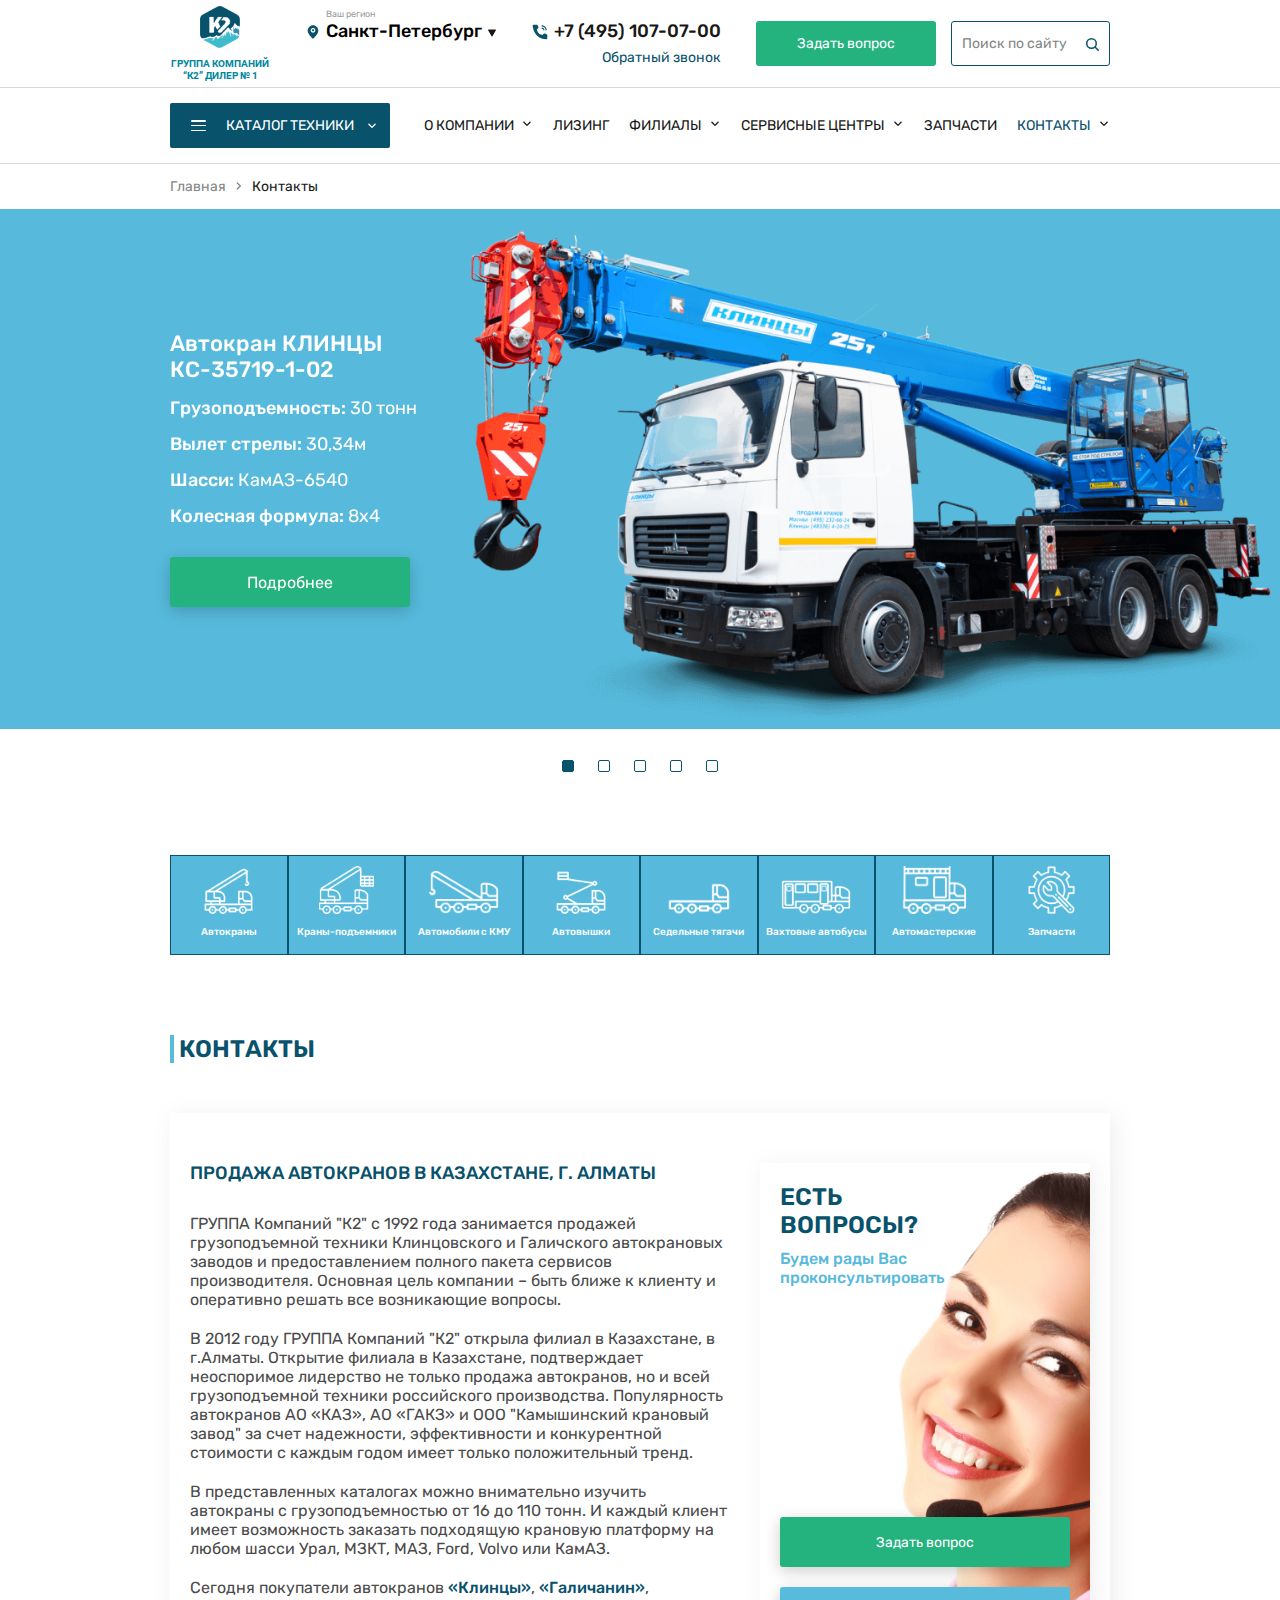
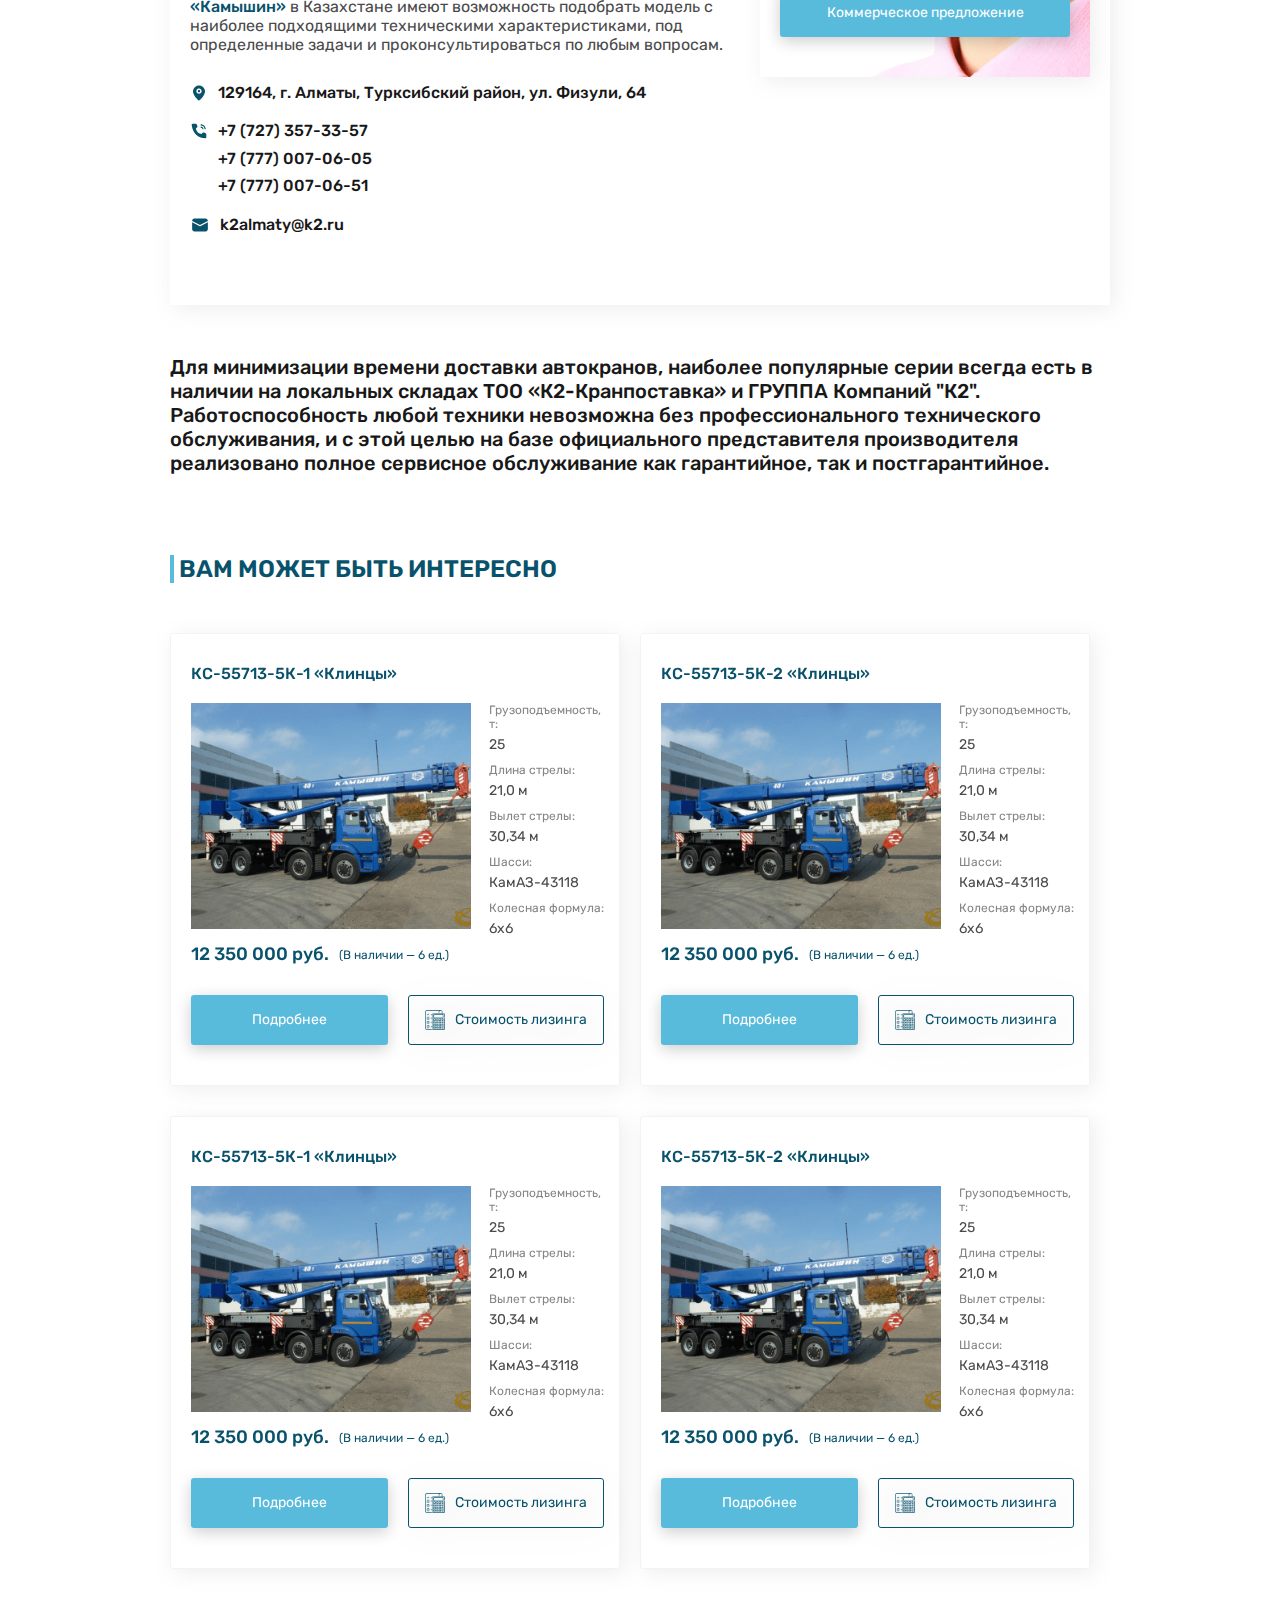
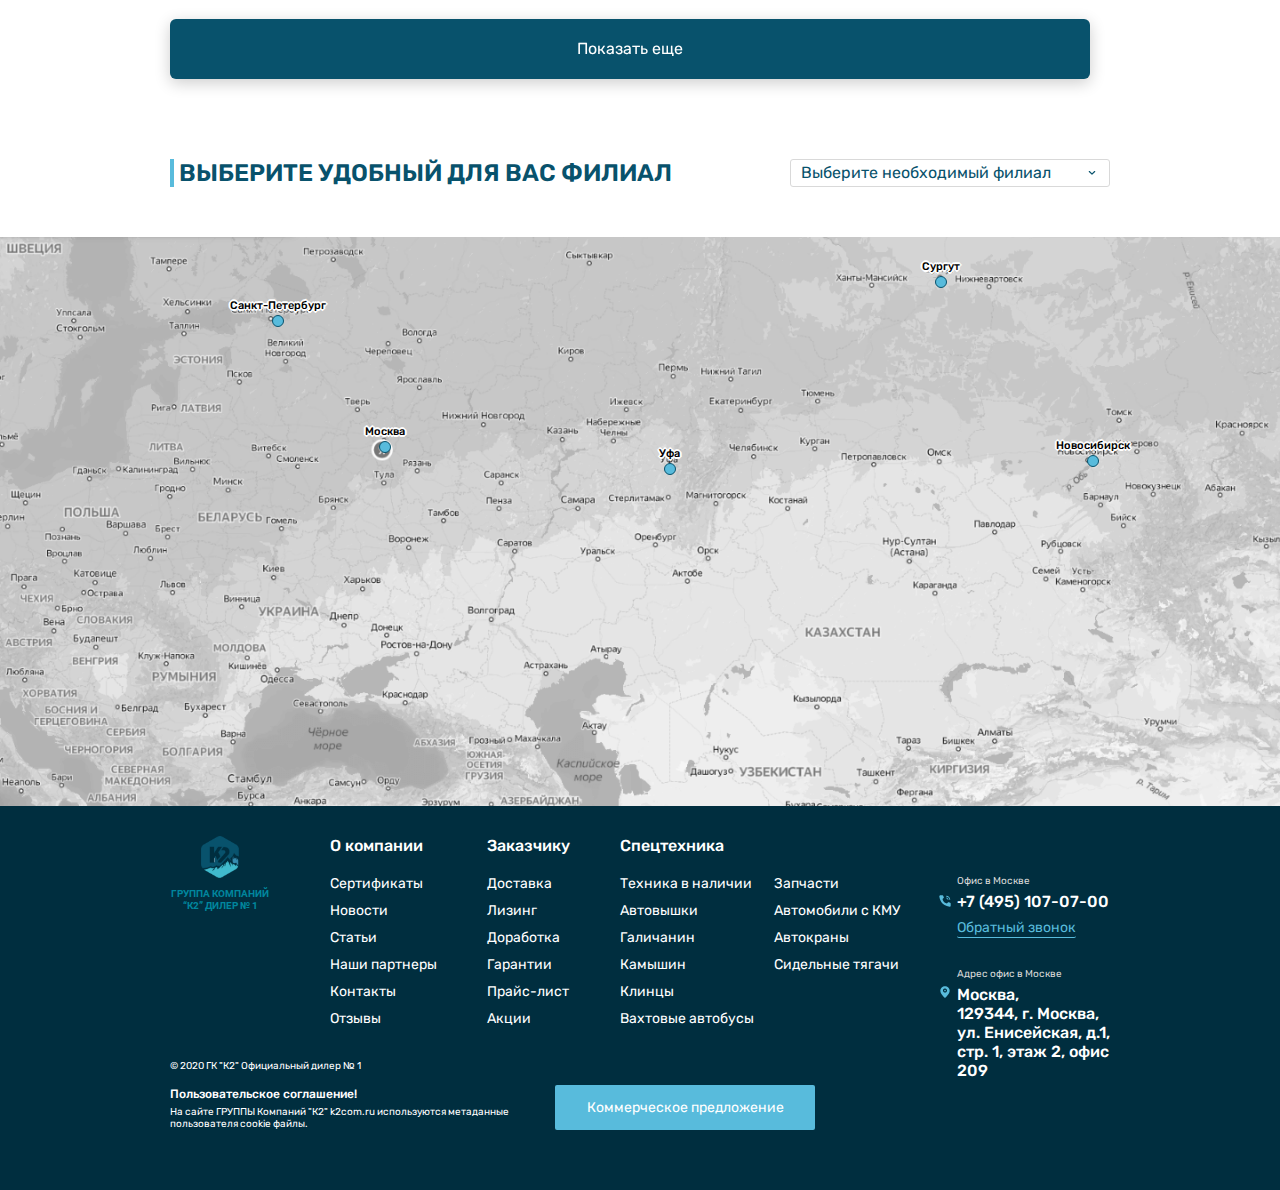
<file: contacts-page.html>
<!doctype html>
<html lang="ru">
<head>
    <meta charset="UTF-8">
    <meta name="viewport"
          content="width=device-width, initial-scale=1.0">
    <meta http-equiv="X-UA-Compatible" content="ie=edge">
    <title>K2COM - КОНТАКТЫ</title>
    <meta name="title" content="K2COM | Продажа грузоподъемной, дорожно-строительной и спецтехники в Москве от Официального дилера!">
    <meta name="description" content="Продажа грузоподъемной, дорожно-строительной и спецтехники в Москве от Официального дилера!">
    <link rel="icon" type="image/png" href="media/logo.png">
    <link rel="stylesheet" href="libraries/swiper/swiper-bundle.min.css">
    <link rel="stylesheet" href="css/reset.css">
    <link rel="stylesheet" href="fonts/fonts.css">
    <link rel="stylesheet" href="css/style.css">
    <link rel="stylesheet" href="css/media.css">
</head>
<body>
<header class="header">
    <div class="header-top">
        <div class="container">
            <div class="header-top__wrap">
                <a href="#" class="header-logo icon-logo">
                    <img src="media/logo.png" alt="Logo">
                    <p>Группа компаний
                        “к2” дилер № 1</p>
                </a>
                <div class="header-reg-phone">
                    <div class="header-region">
                        <span class="header-region__span">Ваш регион</span>
                        <div class="header-region__trigger">
                            <p class="header-region__preview">
                                <svg width="18" height="18" viewBox="0 0 18 18" fill="none" xmlns="http://www.w3.org/2000/svg">
                                    <path d="M9 8.25C9.62132 8.25 10.125 7.74632 10.125 7.125C10.125 6.50368 9.62132 6 9 6C8.37868 6 7.875 6.50368 7.875 7.125C7.875 7.74632 8.37868 8.25 9 8.25Z" fill="#08526C"/>
                                    <path d="M9 1.5C7.41904 1.49992 5.90194 2.12382 4.77843 3.23609C3.65492 4.34837 3.01581 5.85912 3 7.44C3 11.55 8.2875 16.125 8.5125 16.32C8.64835 16.4362 8.82124 16.5 9 16.5C9.17876 16.5 9.35165 16.4362 9.4875 16.32C9.75 16.125 15 11.55 15 7.44C14.9842 5.85912 14.3451 4.34837 13.2216 3.23609C12.0981 2.12382 10.581 1.49992 9 1.5ZM9 9.75C8.48082 9.75 7.97331 9.59605 7.54163 9.30761C7.10995 9.01917 6.7735 8.6092 6.57482 8.12954C6.37614 7.64989 6.32415 7.12209 6.42544 6.61289C6.52672 6.10369 6.77673 5.63596 7.14384 5.26885C7.51096 4.90173 7.97869 4.65173 8.48789 4.55044C8.99709 4.44915 9.52489 4.50114 10.0045 4.69982C10.4842 4.8985 10.8942 5.23495 11.1826 5.66663C11.471 6.09831 11.625 6.60582 11.625 7.125C11.625 7.82119 11.3484 8.48887 10.8562 8.98116C10.3639 9.47344 9.69619 9.75 9 9.75Z" fill="#08526C"/>
                                </svg>
                                <span>Санкт-Петербург</span>
                                <svg width="8" height="8" viewBox="0 0 8 8" fill="#181818" xmlns="http://www.w3.org/2000/svg">
                                    <path d="M4.43301 7.25C4.24056 7.58333 3.75944 7.58333 3.56699 7.25L0.102885 1.25C-0.089565 0.916667 0.150997 0.5 0.535898 0.5L7.4641 0.5C7.849 0.5 8.08956 0.916667 7.89711 1.25L4.43301 7.25Z"/>
                                </svg>
                            </p>
                            <div class="header-region__list">
                                <a href="#">Москва</a>
                                <a href="#">Казань</a>
                                <a href="#">Уфа</a>
                                <a href="#">Новосибирск</a>
                                <a href="#">Красноярск</a>
                                <a href="#">Иваново</a>
                                <a href="#">Алматы (Алма-Ата)</a>
                                <a href="#">Сургут</a>
                                <a href="#">Ставрополь</a>
                                <a href="#">Иркутск</a>
                            </div>
                        </div>
                    </div>
                    <div class="header-phone">
                        <a class="phone-link" href="tel:+74951070700">
                            <svg width="18" height="18" viewBox="0 0 18 18" fill="none" xmlns="http://www.w3.org/2000/svg">
                                <path d="M13.5 7.3125H12.375C12.3746 6.86508 12.1966 6.43612 11.8802 6.11975C11.5639 5.80338 11.1349 5.62545 10.6875 5.625V4.5C11.4331 4.50089 12.148 4.7975 12.6753 5.32475C13.2025 5.852 13.4991 6.56685 13.5 7.3125Z" fill="#08526C"/>
                                <path d="M15.75 7.3125H14.625C14.6238 6.26858 14.2086 5.26775 13.4704 4.52958C12.7323 3.79142 11.7314 3.37619 10.6875 3.375V2.25C12.0297 2.25149 13.3165 2.78534 14.2656 3.73442C15.2147 4.6835 15.7485 5.9703 15.75 7.3125ZM11.4373 12.0836L12.6973 10.8236C12.866 10.6549 13.0804 10.5394 13.3141 10.4914C13.5478 10.4434 13.7904 10.4651 14.0119 10.5536L15.5464 11.1679C15.7726 11.2584 15.9664 11.4146 16.103 11.6163C16.2395 11.818 16.3125 12.056 16.3125 12.2996V15.0902C16.3129 15.256 16.2794 15.4202 16.2142 15.5727C16.1489 15.7252 16.0532 15.8628 15.933 15.977C15.8127 16.0912 15.6704 16.1797 15.5147 16.237C15.3591 16.2943 15.1934 16.3192 15.0278 16.3103C4.27164 15.6409 2.09926 6.53063 1.69595 3.042C1.67641 2.87145 1.69321 2.69869 1.74523 2.5351C1.79725 2.3715 1.88332 2.22077 1.99777 2.09283C2.11222 1.96488 2.25246 1.86261 2.40927 1.79275C2.56608 1.72289 2.73591 1.68702 2.90757 1.6875H5.64864C5.89224 1.68749 6.13025 1.76047 6.33198 1.89703C6.53371 2.03359 6.68989 2.22746 6.78039 2.45363L7.39407 3.98813C7.48264 4.20962 7.50426 4.45224 7.45627 4.68591C7.40827 4.91958 7.29277 5.13403 7.12407 5.30269L5.86407 6.56269C5.86407 6.56269 6.5627 11.4744 11.4373 12.0836Z" fill="#08526C"/>
                            </svg>
                            +7 (495) 107-07-00
                        </a>
                        <button type="button" class="btn" data-modal="modalRequest">Обратный звонок</button>
                    </div>
                </div>
                <div class="header-ask-search">
                    <button type="button" class="btn header__btn-ask" data-modal="modalRequest">Задать вопрос</button>
                    <div class="header-search">
                        <label for="inputSearch" class="visually-hidden">Поиск</label>
                        <input type="text" placeholder="Поиск по сайту" name="search" id="inputSearch">
                        <svg width="16" height="16" viewBox="0 0 16 16" fill="none" xmlns="http://www.w3.org/2000/svg">
                            <path d="M11.25 11.25L14.25 14.25" stroke="#08526C" stroke-width="1.5" stroke-linecap="round" stroke-linejoin="round"/>
                            <path d="M7.5 12.25C10.1234 12.25 12.25 10.1234 12.25 7.5C12.25 4.87665 10.1234 2.75 7.5 2.75C4.87665 2.75 2.75 4.87665 2.75 7.5C2.75 10.1234 4.87665 12.25 7.5 12.25Z" stroke="#08526C" stroke-width="1.5" stroke-linecap="round" stroke-linejoin="round"/>
                        </svg>
                    </div>
                </div>
                <a class="header-phone--mobile" href="tel:+74951070700">
                    <img src="media/icons/headerPhoneIcon.svg" alt="phone Icon">
                </a>
                <div class="header-burger"></div>
            </div>
        </div>
    </div>
    <hr>
    <div class="header-bottom">
        <div class="container">
            <div class="header-bottom__wrap">
                <button type="button" class="btn header__btn-catalogue">
                    <span class="header__btn-catalogue__icon"><span></span></span>
                    <span>Каталог техники</span>
                    <svg width="16" height="16" viewBox="0 0 16 16" fill="none" xmlns="http://www.w3.org/2000/svg">
                        <path d="M7.99999 9.98288C7.9111 9.98288 7.8251 9.96621 7.74199 9.93288C7.65844 9.89954 7.58888 9.8551 7.53333 9.79954L4.46666 6.73288C4.34444 6.61066 4.28333 6.4551 4.28333 6.26621C4.28333 6.07732 4.34444 5.92177 4.46666 5.79954C4.58888 5.67732 4.74444 5.61621 4.93333 5.61621C5.12221 5.61621 5.27777 5.67732 5.39999 5.79954L7.99999 8.39954L10.6 5.79954C10.7222 5.67732 10.8778 5.61621 11.0667 5.61621C11.2555 5.61621 11.4111 5.67732 11.5333 5.79954C11.6555 5.92177 11.7167 6.07732 11.7167 6.26621C11.7167 6.4551 11.6555 6.61066 11.5333 6.73288L8.46666 9.79954C8.39999 9.86621 8.32777 9.91332 8.24999 9.94088C8.17221 9.96888 8.08888 9.98288 7.99999 9.98288Z" fill="white"/>
                    </svg>
                </button>
                <nav class="header-menu">
                    <div class="header-menu__link header-menu__link-dropdown">
                        <p>О компании</p>
                        <div class="header-menu__link-dropdown__list">
                            <a href="#">Новости</a>
                            <a href="#">вакансии</a>
                            <a href="#">сертификаты</a>
                            <a href="#">Отзывы</a>
                            <a href="#">Вопросы и ответы</a>
                            <a href="#">доставка</a>
                        </div>
                    </div>
                    <a href="#" class="header-menu__link">Лизинг</a>
                    <div class="header-menu__link header-menu__link-dropdown">
                        <p>Филиалы</p>
                        <div class="header-menu__link-dropdown__list">
                            <a href="#">Москва</a>
                            <a href="#">Санкт-Петербург</a>
                            <a href="#">Алматы (Алма-Ата)</a>
                            <a href="#">Иваново</a>
                            <a href="#">Красноярск</a>
                        </div>
                    </div>
                    <div class="header-menu__link header-menu__link-dropdown">
                        <p>Сервисные Центры</p>
                        <div class="header-menu__link-dropdown__list">
                            <a href="#">Москва</a>
                            <a href="#">Санкт-Петербург</a>
                            <a href="#">Алматы (Алма-Ата)</a>
                            <a href="#">Иваново</a>
                            <a href="#">Красноярск</a>
                        </div>
                    </div>
                    <a href="#" class="header-menu__link">ЗАПЧАСТИ</a>
                    <div class="header-menu__link header-menu__link-dropdown header-menu__link--active">
                        <p>Контакты</p>
                        <div class="header-menu__link-dropdown__list">
                            <a href="#">Москва</a>
                            <a href="#">Санкт-Петербург</a>
                            <a href="#">Алматы (Алма-Ата)</a>
                            <a href="#">Иваново</a>
                            <a href="#">Красноярск</a>
                        </div>
                    </div>
                </nav>
                <button type="button" class="btn header__btn-ask" data-modal="modalRequest">Задать вопрос</button>
                <div class="header-search">
                    <label for="inputSearchBottom" class="visually-hidden">Поиск</label>
                    <input type="text" placeholder="Поиск по сайту" name="search" id="inputSearchBottom">
                    <svg width="16" height="16" viewBox="0 0 16 16" fill="none" xmlns="http://www.w3.org/2000/svg">
                        <path d="M11.25 11.25L14.25 14.25" stroke="#08526C" stroke-width="1.5" stroke-linecap="round" stroke-linejoin="round"/>
                        <path d="M7.5 12.25C10.1234 12.25 12.25 10.1234 12.25 7.5C12.25 4.87665 10.1234 2.75 7.5 2.75C4.87665 2.75 2.75 4.87665 2.75 7.5C2.75 10.1234 4.87665 12.25 7.5 12.25Z" stroke="#08526C" stroke-width="1.5" stroke-linecap="round" stroke-linejoin="round"/>
                    </svg>
                </div>
            </div>
        </div>
    </div>
    <hr>
    <div class="header-burger__wrap">
        <div class="container">
            <div class="header-search">
                <label for="inputSearchBurger" class="visually-hidden">Поиск</label>
                <input type="text" placeholder="Поиск по сайту" name="search" id="inputSearchBurger">
                <svg width="16" height="16" viewBox="0 0 16 16" fill="none" xmlns="http://www.w3.org/2000/svg">
                    <path d="M11.25 11.25L14.25 14.25" stroke="#08526C" stroke-width="1.5" stroke-linecap="round" stroke-linejoin="round"/>
                    <path d="M7.5 12.25C10.1234 12.25 12.25 10.1234 12.25 7.5C12.25 4.87665 10.1234 2.75 7.5 2.75C4.87665 2.75 2.75 4.87665 2.75 7.5C2.75 10.1234 4.87665 12.25 7.5 12.25Z" stroke="#08526C" stroke-width="1.5" stroke-linecap="round" stroke-linejoin="round"/>
                </svg>
            </div>
            <nav class="header-menu">
                <div class="header-menu__link header-menu__link-collapse">
                    <p>О компании</p>
                    <div class="header-menu__link-collapse__list">
                        <a href="#">Новости</a>
                        <a href="#">вакансии</a>
                        <a href="#">сертификаты</a>
                        <a href="#">Отзывы</a>
                        <a href="#">Вопросы и ответы</a>
                        <a href="#">доставка</a>
                    </div>
                </div>
                <a href="#" class="header-menu__link">Лизинг</a>
                <div class="header-menu__link header-menu__link-collapse">
                    <p>Филиалы</p>
                    <div class="header-menu__link-collapse__list">
                        <a href="#">Москва</a>
                        <a href="#">Санкт-Петербург</a>
                        <a href="#">Алматы (Алма-Ата)</a>
                        <a href="#">Иваново</a>
                        <a href="#">Красноярск</a>
                    </div>
                </div>
                <div class="header-menu__link header-menu__link-collapse">
                    <p>Сервисные Центры</p>
                    <div class="header-menu__link-collapse__list">
                        <a href="#">Москва</a>
                        <a href="#">Санкт-Петербург</a>
                        <a href="#">Алматы (Алма-Ата)</a>
                        <a href="#">Иваново</a>
                        <a href="#">Красноярск</a>
                    </div>
                </div>
                <a href="#" class="header-menu__link">ЗАПЧАСТИ</a>
                <div class="header-menu__link header-menu__link-collapse header-menu__link--active">
                    <p>Контакты</p>
                    <div class="header-menu__link-collapse__list">
                        <a href="#">Москва</a>
                        <a href="#">Санкт-Петербург</a>
                        <a href="#">Алматы (Алма-Ата)</a>
                        <a href="#">Иваново</a>
                        <a href="#">Красноярск</a>
                    </div>
                </div>
            </nav>
            <button type="button" class="btn header__btn-ask" data-modal="modalRequest">Задать вопрос</button>
            <div class="header-phone">
                <a class="phone-link" href="tel:+74951070700">
                    <svg width="18" height="18" viewBox="0 0 18 18" fill="none" xmlns="http://www.w3.org/2000/svg">
                        <path d="M13.5 7.3125H12.375C12.3746 6.86508 12.1966 6.43612 11.8802 6.11975C11.5639 5.80338 11.1349 5.62545 10.6875 5.625V4.5C11.4331 4.50089 12.148 4.7975 12.6753 5.32475C13.2025 5.852 13.4991 6.56685 13.5 7.3125Z" fill="#08526C"/>
                        <path d="M15.75 7.3125H14.625C14.6238 6.26858 14.2086 5.26775 13.4704 4.52958C12.7323 3.79142 11.7314 3.37619 10.6875 3.375V2.25C12.0297 2.25149 13.3165 2.78534 14.2656 3.73442C15.2147 4.6835 15.7485 5.9703 15.75 7.3125ZM11.4373 12.0836L12.6973 10.8236C12.866 10.6549 13.0804 10.5394 13.3141 10.4914C13.5478 10.4434 13.7904 10.4651 14.0119 10.5536L15.5464 11.1679C15.7726 11.2584 15.9664 11.4146 16.103 11.6163C16.2395 11.818 16.3125 12.056 16.3125 12.2996V15.0902C16.3129 15.256 16.2794 15.4202 16.2142 15.5727C16.1489 15.7252 16.0532 15.8628 15.933 15.977C15.8127 16.0912 15.6704 16.1797 15.5147 16.237C15.3591 16.2943 15.1934 16.3192 15.0278 16.3103C4.27164 15.6409 2.09926 6.53063 1.69595 3.042C1.67641 2.87145 1.69321 2.69869 1.74523 2.5351C1.79725 2.3715 1.88332 2.22077 1.99777 2.09283C2.11222 1.96488 2.25246 1.86261 2.40927 1.79275C2.56608 1.72289 2.73591 1.68702 2.90757 1.6875H5.64864C5.89224 1.68749 6.13025 1.76047 6.33198 1.89703C6.53371 2.03359 6.68989 2.22746 6.78039 2.45363L7.39407 3.98813C7.48264 4.20962 7.50426 4.45224 7.45627 4.68591C7.40827 4.91958 7.29277 5.13403 7.12407 5.30269L5.86407 6.56269C5.86407 6.56269 6.5627 11.4744 11.4373 12.0836Z" fill="#08526C"/>
                    </svg>
                    +7 (495) 107-07-00
                </a>
                <button type="button" class="btn" data-modal="modalRequest">Обратный звонок</button>
            </div>
            <div class="header-region">
                <span class="header-region__span">Ваш регион</span>
                <div class="header-region__trigger">
                    <p class="header-region__preview">
                        <svg width="18" height="18" viewBox="0 0 18 18" fill="none" xmlns="http://www.w3.org/2000/svg">
                            <path d="M9 8.25C9.62132 8.25 10.125 7.74632 10.125 7.125C10.125 6.50368 9.62132 6 9 6C8.37868 6 7.875 6.50368 7.875 7.125C7.875 7.74632 8.37868 8.25 9 8.25Z" fill="#08526C"/>
                            <path d="M9 1.5C7.41904 1.49992 5.90194 2.12382 4.77843 3.23609C3.65492 4.34837 3.01581 5.85912 3 7.44C3 11.55 8.2875 16.125 8.5125 16.32C8.64835 16.4362 8.82124 16.5 9 16.5C9.17876 16.5 9.35165 16.4362 9.4875 16.32C9.75 16.125 15 11.55 15 7.44C14.9842 5.85912 14.3451 4.34837 13.2216 3.23609C12.0981 2.12382 10.581 1.49992 9 1.5ZM9 9.75C8.48082 9.75 7.97331 9.59605 7.54163 9.30761C7.10995 9.01917 6.7735 8.6092 6.57482 8.12954C6.37614 7.64989 6.32415 7.12209 6.42544 6.61289C6.52672 6.10369 6.77673 5.63596 7.14384 5.26885C7.51096 4.90173 7.97869 4.65173 8.48789 4.55044C8.99709 4.44915 9.52489 4.50114 10.0045 4.69982C10.4842 4.8985 10.8942 5.23495 11.1826 5.66663C11.471 6.09831 11.625 6.60582 11.625 7.125C11.625 7.82119 11.3484 8.48887 10.8562 8.98116C10.3639 9.47344 9.69619 9.75 9 9.75Z" fill="#08526C"/>
                        </svg>
                        <span>Санкт-Петербург</span>
                        <svg width="8" height="8" viewBox="0 0 8 8" fill="#181818" xmlns="http://www.w3.org/2000/svg">
                            <path d="M4.43301 7.25C4.24056 7.58333 3.75944 7.58333 3.56699 7.25L0.102885 1.25C-0.089565 0.916667 0.150997 0.5 0.535898 0.5L7.4641 0.5C7.849 0.5 8.08956 0.916667 7.89711 1.25L4.43301 7.25Z"/>
                        </svg>
                    </p>
                    <div class="header-region__list">
                        <a href="#">Москва</a>
                        <a href="#">Казань</a>
                        <a href="#">Уфа</a>
                        <a href="#">Новосибирск</a>
                        <a href="#">Красноярск</a>
                        <a href="#">Иваново</a>
                        <a href="#">Алматы (Алма-Ата)</a>
                        <a href="#">Сургут</a>
                        <a href="#">Ставрополь</a>
                        <a href="#">Иркутск</a>
                    </div>
                </div>
            </div>
        </div>
    </div>
</header>
<div class="header-mobile-spacer"></div>

<div class="header-catalogue">
    <div class="container">
        <div class="header-catalogue__wrap">
            <div class="header-catalogue__sidebar">
                <div class="header-catalogue__sidebar-wrap">
                    <div class="header-catalogue__sidebar-item">
                        <button type="button" class="header-catalogue__sidebar-btn">Автокраны</button>
                        <div class="header-catalogue__cat">
                            <div class="header-catalogue__item header-catalogue__item-images">
                                <p>Марка:</p>
                                <div class="header-catalogue__item-wrap">
                                    <a href="#">
                                        <img src="media/headerCatalogue/headerCatalogueKamishin.png" alt="Камышин">
                                        <span>Камышин</span>
                                    </a>
                                    <a href="#">
                                        <img src="media/headerCatalogue/headerCatalogueGalichanin.png" alt="Галичанин">
                                        <span>Галичанин</span>
                                    </a>
                                    <a href="#">
                                        <img src="media/headerCatalogue/headerCatalogueKlincy.png" alt="Клинцы">
                                        <span>Клинцы</span>
                                    </a>
                                    <a href="#">
                                        <img src="media/headerCatalogue/headerCataloguePalSany.png" alt="Palfinger & Sany">
                                        <span>SANY</span>
                                    </a>
                                </div>
                            </div>
                            <div class="header-catalogue__item header-catalogue__item-capacity">
                                <p>Грузоподъемность (т.):</p>
                                <div class="header-catalogue__item-wrap">
                                    <a href="#">Автокраны 16 т.</a>
                                    <a href="#">Автокраны 20 т.</a>
                                    <a href="#">Автокраны 25 т.</a>
                                    <a href="#">Автокраны 27 т.</a>
                                    <a href="#">Автокраны 32 т.</a>
                                    <a href="#">Автокраны 35 т.</a>
                                    <a href="#">Автокраны 36 т.</a>
                                    <a href="#">Автокраны 40 т.</a>
                                    <a href="#">Автокраны 50 т.</a>
                                    <a href="#">Автокраны 55 т.</a>
                                    <a href="#">Автокраны 60 т.</a>
                                    <a href="#">Автокраны 70 т.</a>
                                    <a href="#">Автокраны 75 т.</a>
                                    <a href="#">Автокраны 80 т.</a>
                                    <a href="#">Автокраны 100 т.</a>
                                    <a href="#">Автокраны 120 т.</a>
                                </div>
                            </div>
                            <div class="header-catalogue__item header-catalogue__item-arrow">
                                <p>Длина стрелы (м.):</p>
                                <div class="header-catalogue__item-wrap">
                                    <a href="#">19,0 м</a>
                                    <a href="#">21,0 м</a>
                                    <a href="#">21,7 м</a>
                                    <a href="#">23,0 м</a>
                                    <a href="#">23,7 м</a>
                                    <a href="#">24,0 м</a>
                                    <a href="#">30,2 м</a>
                                    <a href="#">30,34 м</a>
                                    <a href="#">30,7 м</a>
                                    <a href="#">31,0 м</a>
                                    <a href="#">32,0 м</a>
                                    <a href="#">33,0 м</a>
                                    <a href="#">33,2 м</a>
                                    <a href="#">34,1 м</a>
                                    <a href="#">35,0 м</a>
                                    <a href="#">40,0 м</a>
                                    <a href="#">40,51 м</a>
                                    <a href="#">42,0 м</a>
                                    <a href="#">43,5 м</a>
                                    <a href="#">45,5 м</a>
                                    <a href="#">47,0 м</a>
                                    <a href="#">49,0 м</a>
                                    <a href="#">51,0 м</a>
                                    <a href="#">52,0 м</a>
                                    <a href="#">60,0 м</a>
                                </div>
                            </div>
                            <div class="header-catalogue__item header-catalogue__item-chassis">
                                <p>Шасси:</p>
                                <div class="header-catalogue__item-wrap">
                                    <a href="#">КамАЗ-43118</a>
                                    <a href="#">КамАЗ-65115</a>
                                    <a href="#">Урал-4320</a>
                                    <a href="#">МАЗ-6312</a>
                                    <a href="#">МАЗ-6312</a>
                                    <a href="#">КамАЗ-6540</a>
                                    <a href="#">БАЗ-690902</a>
                                </div>
                            </div>
                            <a href="#" class="btn btn-more header-catalogue__cat-link">
                                <svg width="13" height="13" viewBox="0 0 13 13" fill="none" xmlns="http://www.w3.org/2000/svg">
                                    <rect width="3" height="3" rx="1" fill="white"/>
                                    <rect y="5" width="3" height="3" rx="1" fill="white"/>
                                    <rect y="10" width="3" height="3" rx="1" fill="white"/>
                                    <rect x="5" width="3" height="3" rx="1" fill="white"/>
                                    <rect x="5" y="5" width="3" height="3" rx="1" fill="white"/>
                                    <rect x="5" y="10" width="3" height="3" rx="1" fill="white"/>
                                    <rect x="10" width="3" height="3" rx="1" fill="white"/>
                                    <rect x="10" y="5" width="3" height="3" rx="1" fill="white"/>
                                    <rect x="10" y="10" width="3" height="3" rx="1" fill="white"/>
                                </svg>
                                КАТАЛОГ АВТОКРАНОВ
                            </a>
                        </div>
                    </div>
                    <div class="header-catalogue__sidebar-item">
                        <button type="button" class="header-catalogue__sidebar-btn">Краны-подъемники</button>
                    </div>
                    <div class="header-catalogue__sidebar-item">
                        <button type="button" class="header-catalogue__sidebar-btn">Автомобили с КМУ</button>
                    </div>
                    <div class="header-catalogue__sidebar-item">
                        <button type="button" class="header-catalogue__sidebar-btn">Автовышки</button>
                    </div>
                    <div class="header-catalogue__sidebar-item">
                        <button type="button" class="header-catalogue__sidebar-btn">Седельные тягачи</button>
                    </div>
                    <div class="header-catalogue__sidebar-item">
                        <button type="button" class="header-catalogue__sidebar-btn">Вахтовые автобусы</button>
                    </div>
                    <div class="header-catalogue__sidebar-item">
                        <button type="button" class="header-catalogue__sidebar-btn">Автомастерские</button>
                    </div>
                    <div class="header-catalogue__sidebar-item">
                        <button type="button" class="header-catalogue__sidebar-btn">Запчаcти</button>
                        <div class="header-catalogue__cat header-catalogue__cat-spares">
                            <a href="#" class="header-catalogue__link">Опорно-поворотные устройства</a>
                            <a href="#" class="header-catalogue__link">Механизмы поворота</a>
                            <a href="#" class="header-catalogue__link">Электрооборудование</a>
                            <a href="#" class="header-catalogue__link">Кабины крановщика</a>
                            <a href="#" class="header-catalogue__link">Приборы безопасности</a>
                            <a href="#" class="header-catalogue__link">Грузовые лебедки</a>
                            <a href="#" class="header-catalogue__link">Гидроцилиндры</a>
                            <a href="#" class="header-catalogue__link">Стрелы</a>
                            <a href="#" class="header-catalogue__link">Ремкомплекты</a>
                            <a href="#" class="header-catalogue__link">Дополнительное оборудование</a>
                            <a href="#" class="header-catalogue__link">Гидрооборудование</a>
                            <a href="#" class="header-catalogue__link">Металлоконструкции</a>
                            <a href="#" class="header-catalogue__link">Гидромоторы-гидронасосы</a>
                            <a href="#" class="btn btn-more header-catalogue__cat-link">
                                <svg width="15" height="15" viewBox="0 0 15 15" fill="none" xmlns="http://www.w3.org/2000/svg" xmlns:xlink="http://www.w3.org/1999/xlink">
                                    <rect width="15" height="15" fill="url(#pattern0)"/>
                                    <defs>
                                        <pattern id="pattern0" patternContentUnits="objectBoundingBox" width="1" height="1">
                                            <use xlink:href="#image0_372_5002" transform="scale(0.00195312)"/>
                                        </pattern>
                                        <image id="image0_372_5002" width="512" height="512" xlink:href="[data-uri]"/>
                                    </defs>
                                </svg>
                                КАТАЛОГ АВТОЗАПЧАСТЕЙ
                            </a>
                        </div>
                    </div>
                </div>
            </div>
            <div class="header-catalogue__content"></div>
        </div>
    </div>
</div>

<div class="breadcrumbs">
    <div class="breadcrumbs__container container">
        <ul>
            <li class="breadcrumbs__item"><a href="#">Главная</a></li>
            <li class="breadcrumbs__item breadcrumbs__item--active"><a href="#">Контакты</a></li>
        </ul>
    </div>
</div>

<section class="slider-banner">
    <div class="swiper slider-banner__swiper">
        <div class="swiper-wrapper">
            <div class="swiper-slide">
                <div class="slider-banner__slide-content">
                    <div class="container">
                        <div class="slider-banner__slide-body">
                            <h3>Автокран КЛИНЦЫ КС-35719-1-02</h3>
                            <div class="slider-banner__slide-body-text">
                                <p>Грузоподъемность: <span>30 тонн</span></p>
                                <p>Вылет стрелы: <span>30,34м</span></p>
                                <p>Шасси: <span>КамАЗ-6540</span></p>
                                <p>Колесная формула: <span>8х4</span></p>
                            </div>
                            <a href="#" class="btn btn-more">Подробнее</a>
                        </div>
                    </div>
                </div>
                <div class="slider-banner__slide-image">
                    <img src="media/examples/crane-example.png" alt="Автокран КЛИНЦЫ КС-35719-1-02">
                </div>
            </div>
            <div class="swiper-slide">
                <div class="slider-banner__slide-content">
                    <div class="container">
                        <div class="slider-banner__slide-body">
                            <h3>Автокран КЛИНЦЫ КС-35719-1-02</h3>
                            <div class="slider-banner__slide-body-text">
                                <p>Грузоподъемность: <span>30 тонн</span></p>
                                <p>Вылет стрелы: <span>30,34м</span></p>
                                <p>Шасси: <span>КамАЗ-6540</span></p>
                                <p>Колесная формула: <span>8х4</span></p>
                            </div>
                            <a href="#" class="btn btn-more">Подробнее</a>
                        </div>
                    </div>
                </div>
                <div class="slider-banner__slide-image">
                    <img src="media/examples/crane-example.png" alt="Автокран КЛИНЦЫ КС-35719-1-02">
                </div>
            </div>
            <div class="swiper-slide">
                <div class="slider-banner__slide-content">
                    <div class="container">
                        <div class="slider-banner__slide-body">
                            <h3>Автокран КЛИНЦЫ КС-35719-1-02</h3>
                            <div class="slider-banner__slide-body-text">
                                <p>Грузоподъемность: <span>30 тонн</span></p>
                                <p>Вылет стрелы: <span>30,34м</span></p>
                                <p>Шасси: <span>КамАЗ-6540</span></p>
                                <p>Колесная формула: <span>8х4</span></p>
                            </div>
                            <a href="#" class="btn btn-more">Подробнее</a>
                        </div>
                    </div>
                </div>
                <div class="slider-banner__slide-image">
                    <img src="media/examples/crane-example.png" alt="Автокран КЛИНЦЫ КС-35719-1-02">
                </div>
            </div>
            <div class="swiper-slide">
                <div class="slider-banner__slide-content">
                    <div class="container">
                        <div class="slider-banner__slide-body">
                            <h3>Автокран КЛИНЦЫ КС-35719-1-02</h3>
                            <div class="slider-banner__slide-body-text">
                                <p>Грузоподъемность: <span>30 тонн</span></p>
                                <p>Вылет стрелы: <span>30,34м</span></p>
                                <p>Шасси: <span>КамАЗ-6540</span></p>
                                <p>Колесная формула: <span>8х4</span></p>
                            </div>
                            <a href="#" class="btn btn-more">Подробнее</a>
                        </div>
                    </div>
                </div>
                <div class="slider-banner__slide-image">
                    <img src="media/examples/crane-example.png" alt="Автокран КЛИНЦЫ КС-35719-1-02">
                </div>
            </div>
            <div class="swiper-slide">
                <div class="slider-banner__slide-content">
                    <div class="container">
                        <div class="slider-banner__slide-body">
                            <h3>Автокран КЛИНЦЫ КС-35719-1-02</h3>
                            <div class="slider-banner__slide-body-text">
                                <p>Грузоподъемность: <span>30 тонн</span></p>
                                <p>Вылет стрелы: <span>30,34м</span></p>
                                <p>Шасси: <span>КамАЗ-6540</span></p>
                                <p>Колесная формула: <span>8х4</span></p>
                            </div>
                            <a href="#" class="btn btn-more">Подробнее</a>
                        </div>
                    </div>
                </div>
                <div class="slider-banner__slide-image">
                    <img src="media/examples/crane-example.png" alt="Автокран КЛИНЦЫ КС-35719-1-02">
                </div>
            </div>
        </div>
    </div>
    <div class="swiper-pagination"></div>
</section>

<div class="catalogue-list section-spacing">
    <div class="catalogue-list__container container">
        <a href="#" class="catalogue-list__item">
            <img src="media/categoriesListIcons/crane1.png" alt="Автокраны">
            <p>Автокраны</p>
        </a>
        <a href="#" class="catalogue-list__item">
            <img src="media/categoriesListIcons/crane2.png" alt="Краны-подъемники">
            <p>Краны-подъемники</p>
        </a>
        <a href="#" class="catalogue-list__item">
            <img src="media/categoriesListIcons/crane3.png" alt="Автомобили с КМУ">
            <p>Автомобили с КМУ</p>
        </a>
        <a href="#" class="catalogue-list__item">
            <img src="media/categoriesListIcons/crane4.png" alt="Автовышки">
            <p>Автовышки</p>
        </a>
        <a href="#" class="catalogue-list__item">
            <img src="media/categoriesListIcons/crane5.png" alt="Седельные тягачи">
            <p>Седельные тягачи</p>
        </a>
        <a href="#" class="catalogue-list__item">
            <img src="media/categoriesListIcons/crane6.png" alt="Вахтовые автобусы">
            <p>Вахтовые автобусы</p>
        </a>
        <a href="#" class="catalogue-list__item">
            <img src="media/categoriesListIcons/crane7.png" alt="Автомастерские">
            <p>Автомастерские</p>
        </a>
        <a href="#" class="catalogue-list__item">
            <img src="media/categoriesListIcons/crane8.png" alt="Запчасти">
            <p>Запчасти</p>
        </a>
    </div>
</div>

<section class="section-contacts">
    <div class="container">
        <h2 class="section-title">контакты</h2>
        <div class="section-contacts__wrap">
            <div class="section-contacts__info">
                <h6>Продажа автокранов в Казахстане, г. Алматы</h6>
                <p>ГРУППА Компаний "К2" с 1992 года занимается продажей грузоподъемной техники Клинцовского и Галичского автокрановых заводов и предоставлением полного пакета сервисов производителя. Основная цель компании – быть ближе к клиенту и оперативно решать все возникающие вопросы.</p>
                <p>В 2012 году ГРУППА Компаний "К2" открыла филиал в Казахстане, в г.Алматы. Открытие филиала в Казахстане, подтверждает неоспоримое лидерство не только продажа автокранов, но и всей грузоподъемной техники российского производства. Популярность автокранов АО «КАЗ», АО «ГАКЗ» и ООО "Камышинский крановый завод" за счет надежности, эффективности и конкурентной стоимости с каждым годом имеет только положительный тренд.</p>
                <p>В представленных каталогах можно внимательно изучить автокраны с грузоподъемностью от 16 до 110 тонн. И каждый клиент имеет возможность заказать подходящую крановую платформу на любом шасси Урал, МЗКТ, МАЗ, Ford, Volvo или КамАЗ.</p>
                <p>Сегодня покупатели автокранов <a href="#">«Клинцы»</a>, <a href="#">«Галичанин»</a>, <a href="#">«Камышин»</a> в Казахстане имеют возможность подобрать модель с наиболее подходящими техническими характеристиками, под определенные задачи и проконсультироваться по любым вопросам.</p>
                <div class="section-contacts__info-bottom">
                    <div class="section-contacts__info-bottom__item">
                        <svg width="18" height="18" viewBox="0 0 18 18" fill="none" xmlns="http://www.w3.org/2000/svg">
                            <path d="M9 8.25C9.62132 8.25 10.125 7.74632 10.125 7.125C10.125 6.50368 9.62132 6 9 6C8.37868 6 7.875 6.50368 7.875 7.125C7.875 7.74632 8.37868 8.25 9 8.25Z" fill="#08526C"/>
                            <path d="M9.00014 1.5C7.41918 1.49992 5.90208 2.12382 4.77857 3.23609C3.65506 4.34837 3.01595 5.85912 3.00014 7.44C3.00014 11.55 8.28764 16.125 8.51264 16.32C8.64849 16.4362 8.82137 16.5001 9.00014 16.5001C9.1789 16.5001 9.35179 16.4362 9.48764 16.32C9.75014 16.125 15.0001 11.55 15.0001 7.44C14.9843 5.85912 14.3452 4.34837 13.2217 3.23609C12.0982 2.12382 10.5811 1.49992 9.00014 1.5ZM9.00014 9.75C8.48096 9.75 7.97344 9.59605 7.54176 9.30761C7.11009 9.01917 6.77363 8.6092 6.57495 8.12955C6.37627 7.64989 6.32429 7.12209 6.42558 6.61289C6.52686 6.10369 6.77687 5.63596 7.14398 5.26885C7.51109 4.90173 7.97882 4.65173 8.48802 4.55044C8.99722 4.44915 9.52502 4.50114 10.0047 4.69982C10.4843 4.8985 10.8943 5.23495 11.1827 5.66663C11.4712 6.09831 11.6251 6.60583 11.6251 7.125C11.6251 7.82119 11.3486 8.48887 10.8563 8.98116C10.364 9.47344 9.69633 9.75 9.00014 9.75Z" fill="#08526C"/>
                        </svg>
                        <span>129164, г. Алматы, Турксибский район, ул. Физули, 64</span>
                    </div>
                    <div class="section-contacts__info-bottom__item section-contacts__info-bottom__item--phones">
                        <svg width="18" height="18" viewBox="0 0 18 18" fill="none" xmlns="http://www.w3.org/2000/svg">
                            <path d="M13.5 7.3125H12.375C12.3746 6.86508 12.1966 6.43612 11.8802 6.11975C11.5639 5.80338 11.1349 5.62545 10.6875 5.625V4.5C11.4331 4.50089 12.148 4.7975 12.6753 5.32475C13.2025 5.852 13.4991 6.56685 13.5 7.3125Z" fill="#08526C"/>
                            <path d="M15.75 7.3125H14.625C14.6238 6.26858 14.2086 5.26775 13.4704 4.52959C12.7322 3.79142 11.7314 3.3762 10.6875 3.375V2.25C12.0297 2.25149 13.3165 2.78534 14.2656 3.73442C15.2147 4.6835 15.7485 5.9703 15.75 7.3125ZM11.4373 12.0836L12.6973 10.8236C12.866 10.6549 13.0804 10.5394 13.3141 10.4914C13.5478 10.4434 13.7904 10.4651 14.0119 10.5536L15.5464 11.1679C15.7725 11.2584 15.9664 11.4146 16.103 11.6163C16.2395 11.818 16.3125 12.056 16.3125 12.2996V15.0902C16.3129 15.2561 16.2794 15.4202 16.2142 15.5727C16.1489 15.7252 16.0532 15.8628 15.9329 15.977C15.8127 16.0912 15.6704 16.1797 15.5147 16.237C15.3591 16.2943 15.1934 16.3192 15.0277 16.3103C4.27162 15.6409 2.09925 6.53063 1.69593 3.042C1.6764 2.87145 1.69319 2.6987 1.74522 2.5351C1.79724 2.37151 1.8833 2.22078 1.99775 2.09283C2.11221 1.96488 2.25245 1.86261 2.40926 1.79275C2.56607 1.72289 2.73589 1.68703 2.90756 1.6875H5.64862C5.89222 1.6875 6.13024 1.76048 6.33197 1.89704C6.53369 2.03359 6.68988 2.22746 6.78037 2.45363L7.39406 3.98813C7.48262 4.20963 7.50425 4.45224 7.45625 4.68591C7.40826 4.91958 7.29276 5.13403 7.12406 5.30269L5.86406 6.56269C5.86406 6.56269 6.56268 11.4744 11.4373 12.0836Z" fill="#08526C"/>
                        </svg>
                        <div>
                            <a href="tel:+77273573357" class="section-contacts__info-bottom__link">+7 (727) 357-33-57</a>
                            <a href="tel:+77770070605" class="section-contacts__info-bottom__link">+7 (777) 007-06-05</a>
                            <a href="tel:+77770070651" class="section-contacts__info-bottom__link">+7 (777) 007-06-51</a>
                        </div>
                    </div>
                    <div>
                        <a href="#" class="section-contacts__info-bottom__item section-contacts__info-bottom__link">
                            <svg width="20" height="20" viewBox="0 0 20 20" fill="#08526C" xmlns="http://www.w3.org/2000/svg">
                                <path d="M2.14285 7.23031L9.75285 11.1882C9.82919 11.2279 9.91396 11.2486 10 11.2486C10.086 11.2486 10.1708 11.2279 10.2471 11.1882L17.8571 7.23103V14.106C17.8572 14.699 17.6303 15.2695 17.2231 15.7005C16.8159 16.1315 16.2591 16.3903 15.6671 16.4239L15.5357 16.4275H4.46428C3.87133 16.4275 3.30083 16.2006 2.86983 15.7934C2.43883 15.3862 2.17999 14.8295 2.14642 14.2375L2.14285 14.106V7.23031ZM4.46428 3.57031H15.5357C16.1287 3.57027 16.6992 3.79714 17.1302 4.20436C17.5612 4.61159 17.82 5.16831 17.8536 5.76031L17.8571 5.89174V6.02317L10 10.1089L2.14285 6.02317V5.89174C2.14281 5.29879 2.36968 4.72829 2.7769 4.29729C3.18413 3.86629 3.74085 3.60745 4.33285 3.57388L4.46428 3.57031H15.5357H4.46428Z"/>
                            </svg>
                            <span>k2almaty@k2.ru</span>
                        </a>
                    </div>
                </div>
            </div>
            <div class="section-contacts__right">
                <div class="section-contacts__right-wrap">
                    <div class="section-contacts__right-text">
                        <h6>Есть вопросы?</h6>
                        <p>Будем рады Вас проконсультировать</p>
                    </div>
                    <div class="section-contacts__right-buttons">
                        <button type="button" class="btn btn-more section-contacts__right-btn-more" data-modal="modalRequest">Задать вопрос</button>
                        <button type="button" class="btn btn-more section-contacts__right-btn-offer" data-modal="modalOffer">Коммерческое предложение</button>
                    </div>
                </div>
                <img src="media/examples/contacts-bg.png" class="section-contacts__right-bg" alt="Фото фона">
                <img src="media/examples/contacts-bg-mobile.png" class="section-contacts__right-bg section-contacts__right-bg--mobile" alt="Фото фона">
            </div>
        </div>
        <p class="section-contacts__text">Для минимизации
            времени доставки автокранов, наиболее популярные серии всегда есть в наличии на
            локальных складах ТОО
            «К2-Кранпоставка» и ГРУППА Компаний "К2". Работоспособность любой техники
            невозможна без профессионального технического обслуживания, и с этой целью на
            базе официального представителя производителя реализовано полное сервисное
            обслуживание как гарантийное, так и постгарантийное.</p>
    </div>
</section>

<div class="section-spacing">
    <section class="special-offers">
        <div class="container">
            <h2 class="section-title">Вам может быть интересно</h2>
            <div class="section-spacing__swiper">
                <div class="section-row swiper-wrapper">
                    <div class="section-col-sm-6 swiper-slide">
                        <div class="big-card" data-lizing="parent">
                            <h3 data-lizing="title">КС-55713-5К-1 «Клинцы»</h3>
                            <div class="big-card__main">
                                <div class="big-card__image">
                                    <img src="media/examples/specialOfferCrane1.png" alt="КС-55713-5К-1 «Клинцы»">
                                </div>
                                <div class="big-card__main-right">
                                    <div class="big-card__info">
                                        <div class="big-card__info-item">
                                            <p>Грузоподъемность, т: <span>25</span></p>
                                        </div>
                                        <div class="big-card__info-item">
                                            <p>Длина стрелы: <span>21,0 м</span></p>
                                        </div>
                                        <div class="big-card__info-item">
                                            <p>Вылет стрелы: <span>30,34 м</span></p>
                                        </div>
                                        <div class="big-card__info-item">
                                            <p>Шасси: <span>КамАЗ-43118</span></p>
                                        </div>
                                        <div class="big-card__info-item">
                                            <p>Колесная формула: <span>6х6</span></p>
                                        </div>
                                    </div>
                                </div>
                            </div>
                            <div class="big-card__bottom">
                                <div class="big-card__price">
                                    <h4>12 350 000 руб.</h4>
                                    <p>(В наличии — 6 ед.)</p>
                                </div>
                                <div class="big-card__buttons section-row">
                                    <div class="section-col-md-6">
                                        <a href="#" class="btn btn-more">Подробнее</a>
                                    </div>
                                    <div class="section-col-md-6">
                                        <button type="button" class="btn btn-lizing" data-modal="modalLizing">
                                            Стоимость лизинга
                                        </button>
                                    </div>
                                </div>
                            </div>
                        </div>
                    </div>
                    <div class="section-col-sm-6 swiper-slide">
                        <div class="big-card" data-lizing="parent">
                            <h3 data-lizing="title">КС-55713-5К-2 «Клинцы»</h3>
                            <div class="big-card__main">
                                <div class="big-card__image">
                                    <img src="media/examples/specialOfferCrane1.png" alt="КС-55713-5К-1 «Клинцы»">
                                </div>
                                <div class="big-card__main-right">
                                    <div class="big-card__info">
                                        <div class="big-card__info-item">
                                            <p>Грузоподъемность, т: <span>25</span></p>
                                        </div>
                                        <div class="big-card__info-item">
                                            <p>Длина стрелы: <span>21,0 м</span></p>
                                        </div>
                                        <div class="big-card__info-item">
                                            <p>Вылет стрелы: <span>30,34 м</span></p>
                                        </div>
                                        <div class="big-card__info-item">
                                            <p>Шасси: <span>КамАЗ-43118</span></p>
                                        </div>
                                        <div class="big-card__info-item">
                                            <p>Колесная формула: <span>6х6</span></p>
                                        </div>
                                    </div>
                                </div>
                            </div>
                            <div class="big-card__bottom">
                                <div class="big-card__price">
                                    <h4>12 350 000 руб.</h4>
                                    <p>(В наличии — 6 ед.)</p>
                                </div>
                                <div class="big-card__buttons section-row">
                                    <div class="section-col-md-6">
                                        <a href="#" class="btn btn-more">Подробнее</a>
                                    </div>
                                    <div class="section-col-md-6">
                                        <button type="button" class="btn btn-lizing" data-modal="modalLizing">
                                            Стоимость лизинга
                                        </button>
                                    </div>
                                </div>
                            </div>
                        </div>
                    </div>
                    <div class="section-col-sm-6 swiper-slide">
                        <div class="big-card" data-lizing="parent">
                            <h3 data-lizing="title">КС-55713-5К-1 «Клинцы»</h3>
                            <div class="big-card__main">
                                <div class="big-card__image">
                                    <img src="media/examples/specialOfferCrane1.png" alt="КС-55713-5К-1 «Клинцы»">
                                </div>
                                <div class="big-card__main-right">
                                    <div class="big-card__info">
                                        <div class="big-card__info-item">
                                            <p>Грузоподъемность, т: <span>25</span></p>
                                        </div>
                                        <div class="big-card__info-item">
                                            <p>Длина стрелы: <span>21,0 м</span></p>
                                        </div>
                                        <div class="big-card__info-item">
                                            <p>Вылет стрелы: <span>30,34 м</span></p>
                                        </div>
                                        <div class="big-card__info-item">
                                            <p>Шасси: <span>КамАЗ-43118</span></p>
                                        </div>
                                        <div class="big-card__info-item">
                                            <p>Колесная формула: <span>6х6</span></p>
                                        </div>
                                    </div>
                                </div>
                            </div>
                            <div class="big-card__bottom">
                                <div class="big-card__price">
                                    <h4>12 350 000 руб.</h4>
                                    <p>(В наличии — 6 ед.)</p>
                                </div>
                                <div class="big-card__buttons section-row">
                                    <div class="section-col-md-6">
                                        <a href="#" class="btn btn-more">Подробнее</a>
                                    </div>
                                    <div class="section-col-md-6">
                                        <button type="button" class="btn btn-lizing" data-modal="modalLizing">
                                            Стоимость лизинга
                                        </button>
                                    </div>
                                </div>
                            </div>
                        </div>
                    </div>
                    <div class="section-col-sm-6 swiper-slide">
                        <div class="big-card" data-lizing="parent">
                            <h3 data-lizing="title">КС-55713-5К-2 «Клинцы»</h3>
                            <div class="big-card__main">
                                <div class="big-card__image">
                                    <img src="media/examples/specialOfferCrane1.png" alt="КС-55713-5К-1 «Клинцы»">
                                </div>
                                <div class="big-card__main-right">
                                    <div class="big-card__info">
                                        <div class="big-card__info-item">
                                            <p>Грузоподъемность, т: <span>25</span></p>
                                        </div>
                                        <div class="big-card__info-item">
                                            <p>Длина стрелы: <span>21,0 м</span></p>
                                        </div>
                                        <div class="big-card__info-item">
                                            <p>Вылет стрелы: <span>30,34 м</span></p>
                                        </div>
                                        <div class="big-card__info-item">
                                            <p>Шасси: <span>КамАЗ-43118</span></p>
                                        </div>
                                        <div class="big-card__info-item">
                                            <p>Колесная формула: <span>6х6</span></p>
                                        </div>
                                    </div>
                                </div>
                            </div>
                            <div class="big-card__bottom">
                                <div class="big-card__price">
                                    <h4>12 350 000 руб.</h4>
                                    <p>(В наличии — 6 ед.)</p>
                                </div>
                                <div class="big-card__buttons section-row">
                                    <div class="section-col-md-6">
                                        <a href="#" class="btn btn-more">Подробнее</a>
                                    </div>
                                    <div class="section-col-md-6">
                                        <button type="button" class="btn btn-lizing" data-modal="modalLizing">
                                            Стоимость лизинга
                                        </button>
                                    </div>
                                </div>
                            </div>
                        </div>
                    </div>
                    <div class="section-col-12">
                        <button type="button" class="btn btn-more btn-pagination">Показать еще</button>
                    </div>
                </div>
            </div>
        </div>
    </section>
</div>

<section class="map">
    <div class="map__container container">
        <div class="map-title">
            <h2 class="section-title">Выберите удобный для вас филиал</h2>
        </div>
        <div class="map-dropdown__wrap">
            <div class="map-dropdown">
                <p class="map-dropdown__preview">
                    <span>Выберите необходимый филиал</span>
                    <img src="media/icons/dropdownArrowIcon-blue.svg" alt="">
                </p>
                <div class="map-dropdown__list"></div>
            </div>
        </div>
    </div>
    <div class="map-wrap">
        <div class="map-wrap__item" style="top: 33%; left: 28.5%">
            <p>Москва</p>
            <div class="map-wrap__item-card">
                <div class="map-wrap__item-card__top">
                    <img src="media/logo.png" alt="Logo">
                    <h6>Центральный филиал Москва</h6>
                </div>
                <hr>
                <div class="map-wrap__item-card__info">
                    <div class="map-wrap__item-card__info-item">
                        <svg width="12" height="12" viewBox="0 0 12 12" fill="none" xmlns="http://www.w3.org/2000/svg">
                            <path d="M6.00024 5.49854C6.41446 5.49854 6.75024 5.16275 6.75024 4.74854C6.75024 4.33432 6.41446 3.99854 6.00024 3.99854C5.58603 3.99854 5.25024 4.33432 5.25024 4.74854C5.25024 5.16275 5.58603 5.49854 6.00024 5.49854Z" fill="#08526C"/>
                            <path d="M6.00037 0.998535C4.94639 0.998482 3.93499 1.41441 3.18599 2.15593C2.43698 2.89745 2.01091 3.90462 2.00037 4.95854C2.00037 7.69854 5.52537 10.7485 5.67537 10.8785C5.76593 10.956 5.88119 10.9986 6.00037 10.9986C6.11954 10.9986 6.2348 10.956 6.32537 10.8785C6.50037 10.7485 10.0004 7.69854 10.0004 4.95854C9.98983 3.90462 9.56375 2.89745 8.81474 2.15593C8.06574 1.41441 7.05434 0.998482 6.00037 0.998535ZM6.00037 6.49854C5.65425 6.49854 5.3159 6.3959 5.02812 6.20361C4.74033 6.01132 4.51603 5.738 4.38358 5.41823C4.25112 5.09846 4.21647 4.74659 4.28399 4.40713C4.35152 4.06766 4.51819 3.75584 4.76293 3.5111C5.00767 3.26636 5.31949 3.09969 5.65896 3.03216C5.99842 2.96464 6.35029 2.99929 6.67006 3.13175C6.98983 3.2642 7.26314 3.4885 7.45544 3.77629C7.64773 4.06407 7.75037 4.40242 7.75037 4.74854C7.75037 5.21267 7.56599 5.65778 7.2378 5.98597C6.90961 6.31416 6.46449 6.49854 6.00037 6.49854Z" fill="#08526C"/>
                        </svg>
                        <span>г. Москва, ул. Енисейская, д.1, стр. 1, этаж 2, офис 209</span>
                    </div>
                    <a href="tel:+74951070700" class="map-wrap__item-card__info-item map-wrap__item-card__info-item-phone">
                        <svg width="12" height="12" viewBox="0 0 12 12" fill="none" xmlns="http://www.w3.org/2000/svg">
                            <path d="M9.00024 4.875H8.25024C8.24995 4.57672 8.13132 4.29075 7.92041 4.07983C7.7095 3.86892 7.42352 3.7503 7.12524 3.75V3C7.62234 3.0006 8.09891 3.19833 8.45041 3.54983C8.80191 3.90133 8.99965 4.3779 9.00024 4.875Z" fill="#08526C"/>
                            <path d="M10.5003 4.875H9.75025C9.74946 4.17905 9.47264 3.51184 8.98053 3.01972C8.48842 2.52761 7.8212 2.2508 7.12525 2.25V1.5C8.02005 1.501 8.87792 1.85689 9.51064 2.48961C10.1434 3.12233 10.4993 3.9802 10.5003 4.875ZM7.62513 8.05575L8.46513 7.21575C8.57757 7.10329 8.72053 7.02629 8.87631 6.99429C9.03209 6.96229 9.19384 6.97671 9.3415 7.03575L10.3645 7.44525C10.5153 7.50558 10.6445 7.6097 10.7356 7.74419C10.8266 7.87867 10.8753 8.03735 10.8753 8.19975V10.0601C10.8755 10.1707 10.8532 10.2802 10.8097 10.3818C10.7662 10.4835 10.7024 10.5752 10.6222 10.6513C10.542 10.7275 10.4472 10.7864 10.3434 10.8246C10.2396 10.8628 10.1292 10.8795 10.0188 10.8735C2.848 10.4273 1.39975 4.35375 1.13088 2.028C1.11785 1.9143 1.12905 1.79913 1.16373 1.69007C1.19841 1.581 1.25579 1.48052 1.33209 1.39522C1.40839 1.30992 1.50189 1.24174 1.60643 1.19517C1.71097 1.1486 1.82418 1.12468 1.93863 1.125H3.766C3.9284 1.125 4.08708 1.17365 4.22156 1.26469C4.35605 1.35573 4.46017 1.48497 4.5205 1.63575L4.92963 2.65875C4.98867 2.80642 5.00308 2.96816 4.97109 3.12394C4.93909 3.27972 4.86209 3.42269 4.74963 3.53513L3.90963 4.37513C3.90963 4.37513 4.37538 7.64963 7.62513 8.05575Z" fill="#08526C"/>
                        </svg>
                        <span> 8 (495) 107-07-00</span>
                    </a>
                </div>
                <hr>
                <a href="#" class="map-wrap__item-card__link">ПОДРОБНЕЕ</a>
            </div>
        </div>
        <div class="map-wrap__item" style="top: 37%; left: 51.5%">
            <p>Уфа</p>
            <div class="map-wrap__item-card">
                <div class="map-wrap__item-card__top">
                    <img src="media/logo.png" alt="Logo">
                    <h6>Филиал Уфа</h6>
                </div>
                <hr>
                <div class="map-wrap__item-card__info">
                    <div class="map-wrap__item-card__info-item">
                        <svg width="12" height="12" viewBox="0 0 12 12" fill="none" xmlns="http://www.w3.org/2000/svg">
                            <path d="M6.00024 5.49854C6.41446 5.49854 6.75024 5.16275 6.75024 4.74854C6.75024 4.33432 6.41446 3.99854 6.00024 3.99854C5.58603 3.99854 5.25024 4.33432 5.25024 4.74854C5.25024 5.16275 5.58603 5.49854 6.00024 5.49854Z" fill="#08526C"/>
                            <path d="M6.00037 0.998535C4.94639 0.998482 3.93499 1.41441 3.18599 2.15593C2.43698 2.89745 2.01091 3.90462 2.00037 4.95854C2.00037 7.69854 5.52537 10.7485 5.67537 10.8785C5.76593 10.956 5.88119 10.9986 6.00037 10.9986C6.11954 10.9986 6.2348 10.956 6.32537 10.8785C6.50037 10.7485 10.0004 7.69854 10.0004 4.95854C9.98983 3.90462 9.56375 2.89745 8.81474 2.15593C8.06574 1.41441 7.05434 0.998482 6.00037 0.998535ZM6.00037 6.49854C5.65425 6.49854 5.3159 6.3959 5.02812 6.20361C4.74033 6.01132 4.51603 5.738 4.38358 5.41823C4.25112 5.09846 4.21647 4.74659 4.28399 4.40713C4.35152 4.06766 4.51819 3.75584 4.76293 3.5111C5.00767 3.26636 5.31949 3.09969 5.65896 3.03216C5.99842 2.96464 6.35029 2.99929 6.67006 3.13175C6.98983 3.2642 7.26314 3.4885 7.45544 3.77629C7.64773 4.06407 7.75037 4.40242 7.75037 4.74854C7.75037 5.21267 7.56599 5.65778 7.2378 5.98597C6.90961 6.31416 6.46449 6.49854 6.00037 6.49854Z" fill="#08526C"/>
                        </svg>
                        <span>г. Москва, ул. Енисейская, д.1, стр. 1, этаж 2, офис 209</span>
                    </div>
                    <a href="tel:+74951070700" class="map-wrap__item-card__info-item map-wrap__item-card__info-item-phone">
                        <svg width="12" height="12" viewBox="0 0 12 12" fill="none" xmlns="http://www.w3.org/2000/svg">
                            <path d="M9.00024 4.875H8.25024C8.24995 4.57672 8.13132 4.29075 7.92041 4.07983C7.7095 3.86892 7.42352 3.7503 7.12524 3.75V3C7.62234 3.0006 8.09891 3.19833 8.45041 3.54983C8.80191 3.90133 8.99965 4.3779 9.00024 4.875Z" fill="#08526C"/>
                            <path d="M10.5003 4.875H9.75025C9.74946 4.17905 9.47264 3.51184 8.98053 3.01972C8.48842 2.52761 7.8212 2.2508 7.12525 2.25V1.5C8.02005 1.501 8.87792 1.85689 9.51064 2.48961C10.1434 3.12233 10.4993 3.9802 10.5003 4.875ZM7.62513 8.05575L8.46513 7.21575C8.57757 7.10329 8.72053 7.02629 8.87631 6.99429C9.03209 6.96229 9.19384 6.97671 9.3415 7.03575L10.3645 7.44525C10.5153 7.50558 10.6445 7.6097 10.7356 7.74419C10.8266 7.87867 10.8753 8.03735 10.8753 8.19975V10.0601C10.8755 10.1707 10.8532 10.2802 10.8097 10.3818C10.7662 10.4835 10.7024 10.5752 10.6222 10.6513C10.542 10.7275 10.4472 10.7864 10.3434 10.8246C10.2396 10.8628 10.1292 10.8795 10.0188 10.8735C2.848 10.4273 1.39975 4.35375 1.13088 2.028C1.11785 1.9143 1.12905 1.79913 1.16373 1.69007C1.19841 1.581 1.25579 1.48052 1.33209 1.39522C1.40839 1.30992 1.50189 1.24174 1.60643 1.19517C1.71097 1.1486 1.82418 1.12468 1.93863 1.125H3.766C3.9284 1.125 4.08708 1.17365 4.22156 1.26469C4.35605 1.35573 4.46017 1.48497 4.5205 1.63575L4.92963 2.65875C4.98867 2.80642 5.00308 2.96816 4.97109 3.12394C4.93909 3.27972 4.86209 3.42269 4.74963 3.53513L3.90963 4.37513C3.90963 4.37513 4.37538 7.64963 7.62513 8.05575Z" fill="#08526C"/>
                        </svg>
                        <span> 8 (495) 107-07-00</span>
                    </a>
                </div>
                <hr>
                <a href="#" class="map-wrap__item-card__link">ПОДРОБНЕЕ</a>
            </div>
        </div>
        <div class="map-wrap__item" style="top: 4%; left: 72%">
            <p>Сургут</p>
            <div class="map-wrap__item-card">
                <div class="map-wrap__item-card__top">
                    <img src="media/logo.png" alt="Logo">
                    <h6>Филиал Сургут</h6>
                </div>
                <hr>
                <div class="map-wrap__item-card__info">
                    <div class="map-wrap__item-card__info-item">
                        <svg width="12" height="12" viewBox="0 0 12 12" fill="none" xmlns="http://www.w3.org/2000/svg">
                            <path d="M6.00024 5.49854C6.41446 5.49854 6.75024 5.16275 6.75024 4.74854C6.75024 4.33432 6.41446 3.99854 6.00024 3.99854C5.58603 3.99854 5.25024 4.33432 5.25024 4.74854C5.25024 5.16275 5.58603 5.49854 6.00024 5.49854Z" fill="#08526C"/>
                            <path d="M6.00037 0.998535C4.94639 0.998482 3.93499 1.41441 3.18599 2.15593C2.43698 2.89745 2.01091 3.90462 2.00037 4.95854C2.00037 7.69854 5.52537 10.7485 5.67537 10.8785C5.76593 10.956 5.88119 10.9986 6.00037 10.9986C6.11954 10.9986 6.2348 10.956 6.32537 10.8785C6.50037 10.7485 10.0004 7.69854 10.0004 4.95854C9.98983 3.90462 9.56375 2.89745 8.81474 2.15593C8.06574 1.41441 7.05434 0.998482 6.00037 0.998535ZM6.00037 6.49854C5.65425 6.49854 5.3159 6.3959 5.02812 6.20361C4.74033 6.01132 4.51603 5.738 4.38358 5.41823C4.25112 5.09846 4.21647 4.74659 4.28399 4.40713C4.35152 4.06766 4.51819 3.75584 4.76293 3.5111C5.00767 3.26636 5.31949 3.09969 5.65896 3.03216C5.99842 2.96464 6.35029 2.99929 6.67006 3.13175C6.98983 3.2642 7.26314 3.4885 7.45544 3.77629C7.64773 4.06407 7.75037 4.40242 7.75037 4.74854C7.75037 5.21267 7.56599 5.65778 7.2378 5.98597C6.90961 6.31416 6.46449 6.49854 6.00037 6.49854Z" fill="#08526C"/>
                        </svg>
                        <span>г. Москва, ул. Енисейская, д.1, стр. 1, этаж 2, офис 209</span>
                    </div>
                    <a href="tel:+74951070700" class="map-wrap__item-card__info-item map-wrap__item-card__info-item-phone">
                        <svg width="12" height="12" viewBox="0 0 12 12" fill="none" xmlns="http://www.w3.org/2000/svg">
                            <path d="M9.00024 4.875H8.25024C8.24995 4.57672 8.13132 4.29075 7.92041 4.07983C7.7095 3.86892 7.42352 3.7503 7.12524 3.75V3C7.62234 3.0006 8.09891 3.19833 8.45041 3.54983C8.80191 3.90133 8.99965 4.3779 9.00024 4.875Z" fill="#08526C"/>
                            <path d="M10.5003 4.875H9.75025C9.74946 4.17905 9.47264 3.51184 8.98053 3.01972C8.48842 2.52761 7.8212 2.2508 7.12525 2.25V1.5C8.02005 1.501 8.87792 1.85689 9.51064 2.48961C10.1434 3.12233 10.4993 3.9802 10.5003 4.875ZM7.62513 8.05575L8.46513 7.21575C8.57757 7.10329 8.72053 7.02629 8.87631 6.99429C9.03209 6.96229 9.19384 6.97671 9.3415 7.03575L10.3645 7.44525C10.5153 7.50558 10.6445 7.6097 10.7356 7.74419C10.8266 7.87867 10.8753 8.03735 10.8753 8.19975V10.0601C10.8755 10.1707 10.8532 10.2802 10.8097 10.3818C10.7662 10.4835 10.7024 10.5752 10.6222 10.6513C10.542 10.7275 10.4472 10.7864 10.3434 10.8246C10.2396 10.8628 10.1292 10.8795 10.0188 10.8735C2.848 10.4273 1.39975 4.35375 1.13088 2.028C1.11785 1.9143 1.12905 1.79913 1.16373 1.69007C1.19841 1.581 1.25579 1.48052 1.33209 1.39522C1.40839 1.30992 1.50189 1.24174 1.60643 1.19517C1.71097 1.1486 1.82418 1.12468 1.93863 1.125H3.766C3.9284 1.125 4.08708 1.17365 4.22156 1.26469C4.35605 1.35573 4.46017 1.48497 4.5205 1.63575L4.92963 2.65875C4.98867 2.80642 5.00308 2.96816 4.97109 3.12394C4.93909 3.27972 4.86209 3.42269 4.74963 3.53513L3.90963 4.37513C3.90963 4.37513 4.37538 7.64963 7.62513 8.05575Z" fill="#08526C"/>
                        </svg>
                        <span> 8 (495) 107-07-00</span>
                    </a>
                </div>
                <hr>
                <a href="#" class="map-wrap__item-card__link">ПОДРОБНЕЕ</a>
            </div>
        </div>
        <div class="map-wrap__item" style="top: 11%; left: 18%">
            <p>Санкт-Петербург</p>
            <div class="map-wrap__item-card">
                <div class="map-wrap__item-card__top">
                    <img src="media/logo.png" alt="Logo">
                    <h6>Филиал Санкт-Петербург</h6>
                </div>
                <hr>
                <div class="map-wrap__item-card__info">
                    <div class="map-wrap__item-card__info-item">
                        <svg width="12" height="12" viewBox="0 0 12 12" fill="none" xmlns="http://www.w3.org/2000/svg">
                            <path d="M6.00024 5.49854C6.41446 5.49854 6.75024 5.16275 6.75024 4.74854C6.75024 4.33432 6.41446 3.99854 6.00024 3.99854C5.58603 3.99854 5.25024 4.33432 5.25024 4.74854C5.25024 5.16275 5.58603 5.49854 6.00024 5.49854Z" fill="#08526C"/>
                            <path d="M6.00037 0.998535C4.94639 0.998482 3.93499 1.41441 3.18599 2.15593C2.43698 2.89745 2.01091 3.90462 2.00037 4.95854C2.00037 7.69854 5.52537 10.7485 5.67537 10.8785C5.76593 10.956 5.88119 10.9986 6.00037 10.9986C6.11954 10.9986 6.2348 10.956 6.32537 10.8785C6.50037 10.7485 10.0004 7.69854 10.0004 4.95854C9.98983 3.90462 9.56375 2.89745 8.81474 2.15593C8.06574 1.41441 7.05434 0.998482 6.00037 0.998535ZM6.00037 6.49854C5.65425 6.49854 5.3159 6.3959 5.02812 6.20361C4.74033 6.01132 4.51603 5.738 4.38358 5.41823C4.25112 5.09846 4.21647 4.74659 4.28399 4.40713C4.35152 4.06766 4.51819 3.75584 4.76293 3.5111C5.00767 3.26636 5.31949 3.09969 5.65896 3.03216C5.99842 2.96464 6.35029 2.99929 6.67006 3.13175C6.98983 3.2642 7.26314 3.4885 7.45544 3.77629C7.64773 4.06407 7.75037 4.40242 7.75037 4.74854C7.75037 5.21267 7.56599 5.65778 7.2378 5.98597C6.90961 6.31416 6.46449 6.49854 6.00037 6.49854Z" fill="#08526C"/>
                        </svg>
                        <span>г. Москва, ул. Енисейская, д.1, стр. 1, этаж 2, офис 209</span>
                    </div>
                    <a href="tel:+74951070700" class="map-wrap__item-card__info-item map-wrap__item-card__info-item-phone">
                        <svg width="12" height="12" viewBox="0 0 12 12" fill="none" xmlns="http://www.w3.org/2000/svg">
                            <path d="M9.00024 4.875H8.25024C8.24995 4.57672 8.13132 4.29075 7.92041 4.07983C7.7095 3.86892 7.42352 3.7503 7.12524 3.75V3C7.62234 3.0006 8.09891 3.19833 8.45041 3.54983C8.80191 3.90133 8.99965 4.3779 9.00024 4.875Z" fill="#08526C"/>
                            <path d="M10.5003 4.875H9.75025C9.74946 4.17905 9.47264 3.51184 8.98053 3.01972C8.48842 2.52761 7.8212 2.2508 7.12525 2.25V1.5C8.02005 1.501 8.87792 1.85689 9.51064 2.48961C10.1434 3.12233 10.4993 3.9802 10.5003 4.875ZM7.62513 8.05575L8.46513 7.21575C8.57757 7.10329 8.72053 7.02629 8.87631 6.99429C9.03209 6.96229 9.19384 6.97671 9.3415 7.03575L10.3645 7.44525C10.5153 7.50558 10.6445 7.6097 10.7356 7.74419C10.8266 7.87867 10.8753 8.03735 10.8753 8.19975V10.0601C10.8755 10.1707 10.8532 10.2802 10.8097 10.3818C10.7662 10.4835 10.7024 10.5752 10.6222 10.6513C10.542 10.7275 10.4472 10.7864 10.3434 10.8246C10.2396 10.8628 10.1292 10.8795 10.0188 10.8735C2.848 10.4273 1.39975 4.35375 1.13088 2.028C1.11785 1.9143 1.12905 1.79913 1.16373 1.69007C1.19841 1.581 1.25579 1.48052 1.33209 1.39522C1.40839 1.30992 1.50189 1.24174 1.60643 1.19517C1.71097 1.1486 1.82418 1.12468 1.93863 1.125H3.766C3.9284 1.125 4.08708 1.17365 4.22156 1.26469C4.35605 1.35573 4.46017 1.48497 4.5205 1.63575L4.92963 2.65875C4.98867 2.80642 5.00308 2.96816 4.97109 3.12394C4.93909 3.27972 4.86209 3.42269 4.74963 3.53513L3.90963 4.37513C3.90963 4.37513 4.37538 7.64963 7.62513 8.05575Z" fill="#08526C"/>
                        </svg>
                        <span> 8 (495) 107-07-00</span>
                    </a>
                </div>
                <hr>
                <a href="#" class="map-wrap__item-card__link">ПОДРОБНЕЕ</a>
            </div>
        </div>
        <div class="map-wrap__item" style="top: 35.5%; left: 82.5%">
            <p>Новосибирск</p>
            <div class="map-wrap__item-card">
                <div class="map-wrap__item-card__top">
                    <img src="media/logo.png" alt="Logo">
                    <h6>Филиал Новосибирск</h6>
                </div>
                <hr>
                <div class="map-wrap__item-card__info">
                    <div class="map-wrap__item-card__info-item">
                        <svg width="12" height="12" viewBox="0 0 12 12" fill="none" xmlns="http://www.w3.org/2000/svg">
                            <path d="M6.00024 5.49854C6.41446 5.49854 6.75024 5.16275 6.75024 4.74854C6.75024 4.33432 6.41446 3.99854 6.00024 3.99854C5.58603 3.99854 5.25024 4.33432 5.25024 4.74854C5.25024 5.16275 5.58603 5.49854 6.00024 5.49854Z" fill="#08526C"/>
                            <path d="M6.00037 0.998535C4.94639 0.998482 3.93499 1.41441 3.18599 2.15593C2.43698 2.89745 2.01091 3.90462 2.00037 4.95854C2.00037 7.69854 5.52537 10.7485 5.67537 10.8785C5.76593 10.956 5.88119 10.9986 6.00037 10.9986C6.11954 10.9986 6.2348 10.956 6.32537 10.8785C6.50037 10.7485 10.0004 7.69854 10.0004 4.95854C9.98983 3.90462 9.56375 2.89745 8.81474 2.15593C8.06574 1.41441 7.05434 0.998482 6.00037 0.998535ZM6.00037 6.49854C5.65425 6.49854 5.3159 6.3959 5.02812 6.20361C4.74033 6.01132 4.51603 5.738 4.38358 5.41823C4.25112 5.09846 4.21647 4.74659 4.28399 4.40713C4.35152 4.06766 4.51819 3.75584 4.76293 3.5111C5.00767 3.26636 5.31949 3.09969 5.65896 3.03216C5.99842 2.96464 6.35029 2.99929 6.67006 3.13175C6.98983 3.2642 7.26314 3.4885 7.45544 3.77629C7.64773 4.06407 7.75037 4.40242 7.75037 4.74854C7.75037 5.21267 7.56599 5.65778 7.2378 5.98597C6.90961 6.31416 6.46449 6.49854 6.00037 6.49854Z" fill="#08526C"/>
                        </svg>
                        <span>г. Москва, ул. Енисейская, д.1, стр. 1, этаж 2, офис 209</span>
                    </div>
                    <a href="tel:+74951070700" class="map-wrap__item-card__info-item map-wrap__item-card__info-item-phone">
                        <svg width="12" height="12" viewBox="0 0 12 12" fill="none" xmlns="http://www.w3.org/2000/svg">
                            <path d="M9.00024 4.875H8.25024C8.24995 4.57672 8.13132 4.29075 7.92041 4.07983C7.7095 3.86892 7.42352 3.7503 7.12524 3.75V3C7.62234 3.0006 8.09891 3.19833 8.45041 3.54983C8.80191 3.90133 8.99965 4.3779 9.00024 4.875Z" fill="#08526C"/>
                            <path d="M10.5003 4.875H9.75025C9.74946 4.17905 9.47264 3.51184 8.98053 3.01972C8.48842 2.52761 7.8212 2.2508 7.12525 2.25V1.5C8.02005 1.501 8.87792 1.85689 9.51064 2.48961C10.1434 3.12233 10.4993 3.9802 10.5003 4.875ZM7.62513 8.05575L8.46513 7.21575C8.57757 7.10329 8.72053 7.02629 8.87631 6.99429C9.03209 6.96229 9.19384 6.97671 9.3415 7.03575L10.3645 7.44525C10.5153 7.50558 10.6445 7.6097 10.7356 7.74419C10.8266 7.87867 10.8753 8.03735 10.8753 8.19975V10.0601C10.8755 10.1707 10.8532 10.2802 10.8097 10.3818C10.7662 10.4835 10.7024 10.5752 10.6222 10.6513C10.542 10.7275 10.4472 10.7864 10.3434 10.8246C10.2396 10.8628 10.1292 10.8795 10.0188 10.8735C2.848 10.4273 1.39975 4.35375 1.13088 2.028C1.11785 1.9143 1.12905 1.79913 1.16373 1.69007C1.19841 1.581 1.25579 1.48052 1.33209 1.39522C1.40839 1.30992 1.50189 1.24174 1.60643 1.19517C1.71097 1.1486 1.82418 1.12468 1.93863 1.125H3.766C3.9284 1.125 4.08708 1.17365 4.22156 1.26469C4.35605 1.35573 4.46017 1.48497 4.5205 1.63575L4.92963 2.65875C4.98867 2.80642 5.00308 2.96816 4.97109 3.12394C4.93909 3.27972 4.86209 3.42269 4.74963 3.53513L3.90963 4.37513C3.90963 4.37513 4.37538 7.64963 7.62513 8.05575Z" fill="#08526C"/>
                        </svg>
                        <span> 8 (495) 107-07-00</span>
                    </a>
                </div>
                <hr>
                <a href="#" class="map-wrap__item-card__link">ПОДРОБНЕЕ</a>
            </div>
        </div>
        <img src="media/map.png" alt="Карта Филиалов">
    </div>
</section>

<footer class="footer">
    <div class="footer__container container">
        <div class="footer-left">
            <a href="#" class="footer-logo icon-logo">
                <img src="media/logo-dark.png" alt="Logo">
                <p>Группа компаний
                    “к2” дилер № 1</p>
            </a>
            <div class="footer-menu">
                <div class="footer-menu__item">
                    <h5>
                        О компании
                        <img src="media/icons/dropdownArrowIcon-white.svg" alt="Dropdown Icon">
                    </h5>
                    <div class="footer-menu__item-list">
                        <ul>
                            <li><a href="#">Сертификаты</a></li>
                            <li><a href="#">Новости</a></li>
                            <li><a href="#">Статьи</a></li>
                            <li><a href="#">Наши партнеры</a></li>
                            <li><a href="#">Контакты</a></li>
                            <li><a href="#">Отзывы</a></li>
                        </ul>
                    </div>
                </div>
                <div class="footer-menu__item">
                    <h5>
                        Заказчику
                        <img src="media/icons/dropdownArrowIcon-white.svg" alt="Dropdown Icon">
                    </h5>
                    <div class="footer-menu__item-list">
                        <ul>
                            <li><a href="#">Доставка</a></li>
                            <li><a href="#">Лизинг</a></li>
                            <li><a href="#">Доработка</a></li>
                            <li><a href="#">Гарантии</a></li>
                            <li><a href="#">Прайс-лист</a></li>
                            <li><a href="#">Акции</a></li>
                        </ul>
                    </div>
                </div>
                <div class="footer-menu__item">
                    <h5>
                        Спецтехника
                        <img src="media/icons/dropdownArrowIcon-white.svg" alt="Dropdown Icon">
                    </h5>
                    <div class="footer-menu__item-list">
                        <ul>
                            <li><a href="#">Техника в наличии</a></li>
                            <li><a href="#">Автовышки</a></li>
                            <li><a href="#">Галичанин</a></li>
                            <li><a href="#">Камышин</a></li>
                            <li><a href="#">Клинцы</a></li>
                            <li><a href="#">Вахтовые автобусы</a></li>
                        </ul>
                        <ul>
                            <li><a href="#">Запчасти</a></li>
                            <li><a href="#">Автомобили с КМУ</a></li>
                            <li><a href="#">Автокраны</a></li>
                            <li><a href="#">Сидельные тягачи</a></li>
                        </ul>
                    </div>
                </div>
            </div>
        </div>
        <div class="footer-contacts">
            <div class="footer-contacts__phone">
                <span>Офис в Москве</span>
                <a href="tel:+74951070700" class="phone-link">
                    <svg width="18" height="18" viewBox="0 0 18 18" fill="none" xmlns="http://www.w3.org/2000/svg">
                        <path d="M13.5 7.3125H12.375C12.3746 6.86508 12.1966 6.43612 11.8802 6.11975C11.5639 5.80338 11.1349 5.62545 10.6875 5.625V4.5C11.4331 4.50089 12.148 4.7975 12.6753 5.32475C13.2025 5.852 13.4991 6.56685 13.5 7.3125Z" fill="#58BBDC"/>
                        <path d="M15.7499 7.3125H14.6249C14.6238 6.26858 14.2085 5.26775 13.4704 4.52959C12.7322 3.79142 11.7314 3.3762 10.6874 3.375V2.25C12.0297 2.25149 13.3165 2.78534 14.2655 3.73442C15.2146 4.6835 15.7485 5.9703 15.7499 7.3125ZM11.4373 12.0836L12.6973 10.8236C12.8659 10.6549 13.0804 10.5394 13.314 10.4914C13.5477 10.4434 13.7903 10.4651 14.0118 10.5536L15.5463 11.1679C15.7725 11.2584 15.9664 11.4146 16.1029 11.6163C16.2395 11.818 16.3125 12.056 16.3124 12.2996V15.0902C16.3128 15.2561 16.2794 15.4202 16.2141 15.5727C16.1489 15.7252 16.0532 15.8628 15.9329 15.977C15.8126 16.0912 15.6703 16.1797 15.5147 16.237C15.359 16.2943 15.1933 16.3192 15.0277 16.3103C4.27157 15.6409 2.0992 6.53063 1.69589 3.042C1.67635 2.87145 1.69315 2.6987 1.74517 2.5351C1.79719 2.37151 1.88326 2.22078 1.99771 2.09283C2.11216 1.96488 2.2524 1.86261 2.40921 1.79275C2.56602 1.72289 2.73585 1.68703 2.90751 1.6875H5.64857C5.89218 1.6875 6.13019 1.76048 6.33192 1.89704C6.53365 2.03359 6.68983 2.22746 6.78032 2.45363L7.39401 3.98813C7.48258 4.20963 7.5042 4.45224 7.45621 4.68591C7.40821 4.91958 7.29271 5.13403 7.12401 5.30269L5.86401 6.56269C5.86401 6.56269 6.56264 11.4744 11.4373 12.0836Z" fill="#58BBDC"/>
                    </svg>
                    +7 (495) 107-07-00
                </a>
                <button type="button" class="btn" data-modal="modalRequest">Обратный звонок</button>
            </div>
            <div class="footer-contacts__address">
                <span>Адрес офис в Москве</span>
                <div>
                    <svg width="18" height="18" viewBox="0 0 18 18" fill="none" xmlns="http://www.w3.org/2000/svg">
                        <path d="M9 8.25C9.62132 8.25 10.125 7.74632 10.125 7.125C10.125 6.50368 9.62132 6 9 6C8.37868 6 7.875 6.50368 7.875 7.125C7.875 7.74632 8.37868 8.25 9 8.25Z" fill="#58BBDC"/>
                        <path d="M9 1.5C7.41904 1.49992 5.90194 2.12382 4.77843 3.23609C3.65492 4.34837 3.01581 5.85912 3 7.44C3 11.55 8.2875 16.125 8.5125 16.32C8.64835 16.4362 8.82124 16.5 9 16.5C9.17876 16.5 9.35165 16.4362 9.4875 16.32C9.75 16.125 15 11.55 15 7.44C14.9842 5.85912 14.3451 4.34837 13.2216 3.23609C12.0981 2.12382 10.581 1.49992 9 1.5ZM9 9.75C8.48082 9.75 7.97331 9.59605 7.54163 9.30761C7.10995 9.01917 6.7735 8.6092 6.57482 8.12954C6.37614 7.64989 6.32415 7.12209 6.42544 6.61289C6.52672 6.10369 6.77673 5.63596 7.14384 5.26885C7.51096 4.90173 7.97869 4.65173 8.48789 4.55044C8.99709 4.44915 9.52489 4.50114 10.0045 4.69982C10.4842 4.8985 10.8942 5.23495 11.1826 5.66663C11.471 6.09831 11.625 6.60582 11.625 7.125C11.625 7.82119 11.3484 8.48887 10.8562 8.98116C10.3639 9.47344 9.69619 9.75 9 9.75Z" fill="#58BBDC"/>
                    </svg>
                    <p>Москва, <br>
                        129344, г. Москва, ул. Енисейская, д.1, стр. 1, этаж 2, офис 209</p>
                </div>
            </div>
        </div>
        <div class="footer-bottom">
            <div class="footer-bottom__credits">
                <p> © 2020 ГК "К2" Официальный дилер № 1</p>
                <a href="#">Пользовательское соглашение!</a>
                <p>На сайте ГРУППЫ Компаний "К2" k2com.ru используются метаданные пользователя cookie файлы.</p>
            </div>
            <button type="button" class="btn btn-commercial-offer" data-modal="modalOffer">Коммерческое предложение</button>
        </div>
    </div>
</footer>


<div class="modal modal-lizing" id="modalLizing">
    <div class="modal-bg modal-exit"></div>
    <div class="modal-container">
        <div class="modal-body">
            <h2 class="modal-title">Заявка на лизинг</h2>
            <form action="#">
                <div class="section-row modal__section-row">
                    <div class="section-col-12">
                        <div class="modal-input">
                            <label for="modalLizingInputName">Фамилия Имя Отчество</label>
                            <input class="modal-input__input" type="text" id="modalLizingInputName" name="modal-lizing-name" data-input-required="true">
                        </div>
                    </div>
                    <div class="section-col-sm-6">
                        <div class="modal-input">
                            <label for="modalLizingInputCompanyName">Название компании</label>
                            <input class="modal-input__input" type="text" id="modalLizingInputCompanyName" name="modal-lizing-company-name" data-input-required="true">
                        </div>
                    </div>
                    <div class="section-col-sm-6">
                        <div class="modal-input">
                            <label for="modalLizingInputInn">ИНН (Ваш или компании)</label>
                            <input class="modal-input__input" type="text" id="modalLizingInputInn" name="modal-lizing-inn" data-input-required="true" data-input-inn="true">
                        </div>
                    </div>
                    <div class="section-col-12">
                        <div class="modal-input">
                            <label for="modalLizingInputMachine">Какую технику вы хотите взять в лизинг</label>
                            <input class="modal-input__input" type="text" id="modalLizingInputMachine" name="modal-lizing-machine" readonly>
                        </div>
                    </div>
                    <div class="section-col-sm-6">
                        <div class="modal-input">
                            <label for="modalLizingInputOffice">Офис продаж</label>
                            <div class="modal-select__wrap custom-select__wrap">
                                <div class="modal-select-preview custom-select-preview modal-input__input">
                                    <input placeholder="Выберите удобный офис продаж" type="text" id="modalLizingInputOffice" name="modal-lizing-office" data-input-required="true" readonly>
                                    <svg width="16" height="16" viewBox="0 0 16 16" fill="none" xmlns="http://www.w3.org/2000/svg">
                                        <path d="M7.99999 9.98288C7.9111 9.98288 7.8251 9.96621 7.74199 9.93288C7.65844 9.89954 7.58888 9.8551 7.53333 9.79954L4.46666 6.73288C4.34444 6.61066 4.28333 6.4551 4.28333 6.26621C4.28333 6.07732 4.34444 5.92177 4.46666 5.79954C4.58888 5.67732 4.74444 5.61621 4.93333 5.61621C5.12221 5.61621 5.27777 5.67732 5.39999 5.79954L7.99999 8.39954L10.6 5.79954C10.7222 5.67732 10.8778 5.61621 11.0667 5.61621C11.2555 5.61621 11.4111 5.67732 11.5333 5.79954C11.6555 5.92177 11.7167 6.07732 11.7167 6.26621C11.7167 6.4551 11.6555 6.61066 11.5333 6.73288L8.46666 9.79954C8.39999 9.86621 8.32777 9.91332 8.24999 9.94088C8.17221 9.96888 8.08888 9.98288 7.99999 9.98288Z" fill="#858585"/>
                                    </svg>
                                </div>
                                <div class="modal-select-options custom-select-options">
                                    <button type="button" class="btn modal-select-options__item custom-select-options__item" data-select="Центральный офис Москва">Центральный офис Москва</button>
                                    <button type="button" class="btn modal-select-options__item custom-select-options__item" data-select="Офис Санкт-Петербург">Офис Санкт-Петербург</button>
                                    <button type="button" class="btn modal-select-options__item custom-select-options__item" data-select="Офис Казань">Офис Казань</button>
                                    <button type="button" class="btn modal-select-options__item custom-select-options__item" data-select="Офис Уфа">Офис Уфа</button>
                                    <button type="button" class="btn modal-select-options__item custom-select-options__item" data-select="Офис Иваново">Офис Иваново</button>
                                    <button type="button" class="btn modal-select-options__item custom-select-options__item" data-select="Офис Новосибирск">Офис Новосибирск</button>
                                    <button type="button" class="btn modal-select-options__item custom-select-options__item" data-select="Офис Сургут">Офис Сургут</button>
                                    <button type="button" class="btn modal-select-options__item custom-select-options__item" data-select="Офис Красноярск">Офис Красноярск</button>
                                </div>
                            </div>
                        </div>
                    </div>
                    <div class="section-col-sm-6">
                        <div class="modal-input">
                            <label for="modalLizingInputLizCompany">Лизинговая компания</label>
                            <div class="modal-select__wrap custom-select__wrap">
                                <div class="modal-select-preview custom-select-preview modal-input__input">
                                    <input placeholder="Выберите лизинговую компанию" type="text" id="modalLizingInputLizCompany" name="modal-lizing-liz-company" data-input-required="true" readonly>
                                    <svg width="16" height="16" viewBox="0 0 16 16" fill="none" xmlns="http://www.w3.org/2000/svg">
                                        <path d="M7.99999 9.98288C7.9111 9.98288 7.8251 9.96621 7.74199 9.93288C7.65844 9.89954 7.58888 9.8551 7.53333 9.79954L4.46666 6.73288C4.34444 6.61066 4.28333 6.4551 4.28333 6.26621C4.28333 6.07732 4.34444 5.92177 4.46666 5.79954C4.58888 5.67732 4.74444 5.61621 4.93333 5.61621C5.12221 5.61621 5.27777 5.67732 5.39999 5.79954L7.99999 8.39954L10.6 5.79954C10.7222 5.67732 10.8778 5.61621 11.0667 5.61621C11.2555 5.61621 11.4111 5.67732 11.5333 5.79954C11.6555 5.92177 11.7167 6.07732 11.7167 6.26621C11.7167 6.4551 11.6555 6.61066 11.5333 6.73288L8.46666 9.79954C8.39999 9.86621 8.32777 9.91332 8.24999 9.94088C8.17221 9.96888 8.08888 9.98288 7.99999 9.98288Z" fill="#858585"/>
                                    </svg>
                                </div>
                                <div class="modal-select-options custom-select-options">
                                    <button type="button" class="btn modal-select-options__item custom-select-options__item" data-select="Эксперт-Лизинг">Эксперт-Лизинг</button>
                                    <button type="button" class="btn modal-select-options__item custom-select-options__item" data-select="Каркаде">Каркаде</button>
                                    <button type="button" class="btn modal-select-options__item custom-select-options__item" data-select="Аспект Лизинг">Аспект Лизинг</button>
                                    <button type="button" class="btn modal-select-options__item custom-select-options__item" data-select="Элемент Лизинг">Элемент Лизинг</button>
                                    <button type="button" class="btn modal-select-options__item custom-select-options__item" data-select="Балтийский лизинг">Балтийский лизинг</button>
                                    <button type="button" class="btn modal-select-options__item custom-select-options__item" data-select="ВЭБ-лизинг">ВЭБ-лизинг</button>
                                    <button type="button" class="btn modal-select-options__item custom-select-options__item" data-select="Европлан">Европлан</button>
                                    <button type="button" class="btn modal-select-options__item custom-select-options__item" data-select="ВТБ лизинг">ВТБ лизинг</button>
                                </div>
                            </div>
                        </div>
                    </div>
                    <div class="section-col-sm-6">
                        <div class="modal-input">
                            <label for="modalLizingInputPhone">Телефон</label>
                            <input class="modal-input__input" type="text" id="modalLizingInputPhone" name="modal-lizing-phone" data-input-required="true" data-input-phone="true">
                        </div>
                    </div>
                    <div class="section-col-sm-6">
                        <div class="modal-input">
                            <label for="modalLizingInputEmail">Электронная почта</label>
                            <input class="modal-input__input" type="text" id="modalLizingInputEmail" name="modal-lizing-email" data-input-required="true" data-input-email="true">
                        </div>
                    </div>
                    <div class="section-col-12">
                        <button type="submit" class="btn btn-more modal-submit">Оставить заявку</button>
                        <div class="modal-agreement modal-input">
                            <label class="modal-agreement__label">
                                Я ознакомлен и принимаю условия  Соглашения об использовании сайта, в том числе в части обработки и использования моих персональных данных
                                <input type="checkbox" data-input-required="true">
                                <span class="modal-agreement__checkmark">
                                <svg width="7" height="5" viewBox="0 0 7 5" fill="none" xmlns="http://www.w3.org/2000/svg">
<path fill-rule="evenodd" clip-rule="evenodd" d="M6.168 0.4992L2.7136 4.8184L0 2.5568L0.512 1.9424L2.5984 3.6808L5.544 0L6.168 0.4992Z" fill="#4A4A4A"/>
</svg>
                            </span>
                            </label>
                        </div>
                    </div>
                </div>
                <button class="modal-close modal-exit">
                    <svg width="24" height="24" viewBox="0 0 24 24" fill="none" xmlns="http://www.w3.org/2000/svg">
                        <path d="M12.94 11.9999L17.8 7.13993C17.9092 7.0124 17.9663 6.84835 17.9598 6.68056C17.9533 6.51278 17.8838 6.35362 17.7651 6.23489C17.6463 6.11616 17.4872 6.0466 17.3194 6.04012C17.1516 6.03364 16.9876 6.09071 16.86 6.19993L12 11.0599L7.14002 6.19326C7.01249 6.08405 6.84844 6.02698 6.68065 6.03346C6.51287 6.03994 6.35371 6.10949 6.23498 6.22822C6.11625 6.34695 6.0467 6.50611 6.04022 6.67389C6.03373 6.84168 6.09081 7.00573 6.20002 7.13326L11.06 11.9999L6.19336 16.8599C6.12357 16.9197 6.06689 16.9932 6.02687 17.076C5.98686 17.1587 5.96437 17.2487 5.96082 17.3406C5.95728 17.4324 5.97275 17.5239 6.00626 17.6095C6.03978 17.695 6.09062 17.7727 6.15559 17.8377C6.22056 17.9027 6.29826 17.9535 6.38381 17.987C6.46936 18.0205 6.56091 18.036 6.65273 18.0325C6.74454 18.0289 6.83463 18.0064 6.91734 17.9664C7.00005 17.9264 7.07359 17.8697 7.13336 17.7999L12 12.9399L16.86 17.7999C16.9876 17.9091 17.1516 17.9662 17.3194 17.9597C17.4872 17.9533 17.6463 17.8837 17.7651 17.765C17.8838 17.6462 17.9533 17.4871 17.9598 17.3193C17.9663 17.1515 17.9092 16.9875 17.8 16.8599L12.94 11.9999Z" fill="#858585"/>
                    </svg>
                </button>
            </form>
        </div>
        <div class="modal-loader">
            <div class="lds-roller"><div></div><div></div><div></div><div></div><div></div><div></div><div></div><div></div></div>
        </div>
        <div class="modal-success">
            <h2 class="modal-title">Cпасибо!<br>
                ваша заявка отправлена.</h2>
            <p class="modal-subtitle">Наш менеджер свяжется с Вами в ближайшее время</p>
        </div>
    </div>

</div>
<div class="modal modal-request" id="modalRequest">
    <div class="modal-bg modal-exit"></div>
    <div class="modal-container">
        <div class="modal-body">
            <h2 class="modal-title">Оставьте заявку</h2>
            <p class="modal-subtitle">Наш менеджер свяжется с Вами и ответит на все вопросы</p>
            <form action="#">
                <div class="section-row modal__section-row">
                    <div class="section-col-12">
                        <div class="modal-input">
                            <label for="modalRequestInputName" class="visually-hidden">Имя</label>
                            <input class="modal-input__input" placeholder="Ваше имя" type="text" id="modalRequestInputName" name="modal-request-name" data-input-required="true">
                        </div>
                    </div>
                    <div class="section-col-12">
                        <div class="modal-input">
                            <label for="modalRequestInputPhone" class="visually-hidden">Телефон</label>
                            <input class="modal-input__input" placeholder="Номер телефона" type="text" id="modalRequestInputPhone" name="modal-request-phone" data-input-required="true" data-input-phone="true">
                        </div>
                    </div>
                    <div class="section-col-12">
                        <div class="modal-input">
                            <label for="modalRequestInputQuestion" class="visually-hidden">Вопрос</label>
                            <textarea class="modal-input__input" placeholder="Опишите ваш вопрос" id="modalRequestInputQuestion" name="modal-request-question" rows="5"></textarea>
                        </div>
                    </div>
                    <div class="section-col-12">
                        <button type="submit" class="btn btn-more modal-submit">Оставить заявку</button>
                        <div class="modal-agreement modal-input">
                            <label class="modal-agreement__label">
                                Я ознакомлен и принимаю условия  Соглашения об использовании сайта, в том числе в части обработки и использования моих персональных данных
                                <input type="checkbox" data-input-required="true">
                                <span class="modal-agreement__checkmark">
                                <svg width="7" height="5" viewBox="0 0 7 5" fill="none" xmlns="http://www.w3.org/2000/svg">
<path fill-rule="evenodd" clip-rule="evenodd" d="M6.168 0.4992L2.7136 4.8184L0 2.5568L0.512 1.9424L2.5984 3.6808L5.544 0L6.168 0.4992Z" fill="#4A4A4A"/>
</svg>
                            </span>
                            </label>
                        </div>
                    </div>
                </div>
            </form>
        </div>
        <button class="modal-close modal-exit">
            <svg width="24" height="24" viewBox="0 0 24 24" fill="none" xmlns="http://www.w3.org/2000/svg">
                <path d="M12.94 11.9999L17.8 7.13993C17.9092 7.0124 17.9663 6.84835 17.9598 6.68056C17.9533 6.51278 17.8838 6.35362 17.7651 6.23489C17.6463 6.11616 17.4872 6.0466 17.3194 6.04012C17.1516 6.03364 16.9876 6.09071 16.86 6.19993L12 11.0599L7.14002 6.19326C7.01249 6.08405 6.84844 6.02698 6.68065 6.03346C6.51287 6.03994 6.35371 6.10949 6.23498 6.22822C6.11625 6.34695 6.0467 6.50611 6.04022 6.67389C6.03373 6.84168 6.09081 7.00573 6.20002 7.13326L11.06 11.9999L6.19336 16.8599C6.12357 16.9197 6.06689 16.9932 6.02687 17.076C5.98686 17.1587 5.96437 17.2487 5.96082 17.3406C5.95728 17.4324 5.97275 17.5239 6.00626 17.6095C6.03978 17.695 6.09062 17.7727 6.15559 17.8377C6.22056 17.9027 6.29826 17.9535 6.38381 17.987C6.46936 18.0205 6.56091 18.036 6.65273 18.0325C6.74454 18.0289 6.83463 18.0064 6.91734 17.9664C7.00005 17.9264 7.07359 17.8697 7.13336 17.7999L12 12.9399L16.86 17.7999C16.9876 17.9091 17.1516 17.9662 17.3194 17.9597C17.4872 17.9533 17.6463 17.8837 17.7651 17.765C17.8838 17.6462 17.9533 17.4871 17.9598 17.3193C17.9663 17.1515 17.9092 16.9875 17.8 16.8599L12.94 11.9999Z" fill="#858585"/>
            </svg>
        </button>
        <div class="modal-loader">
            <div class="lds-roller"><div></div><div></div><div></div><div></div><div></div><div></div><div></div><div></div></div>
        </div>
        <div class="modal-success">
            <h2 class="modal-title">Cпасибо!<br>
                ваша заявка отправлена.</h2>
            <p class="modal-subtitle">Наш менеджер свяжется с Вами в ближайшее время</p>
        </div>
    </div>
</div>
<div class="modal modal-offer" id="modalOffer">
    <div class="modal-bg modal-exit"></div>
    <div class="modal-container">
        <div class="modal-body">
            <h2 class="modal-title">Запрос коммерческого предложения</h2>
            <form action="#">
                <div class="section-row modal__section-row">
                    <div class="section-col-12">
                        <div class="modal-input">
                            <label for="modalOfferInputMachine" class="visually-hidden">Техника</label>
                            <input class="modal-input__input" placeholder="Интересуемая техника" type="text" id="modalOfferInputMachine" name="modal-offer-machine" data-input-required="true">
                        </div>
                    </div>
                    <div class="section-col-12">
                        <div class="modal-input">
                            <label for="modalOfferInputOrganization" class="visually-hidden">Организация</label>
                            <input class="modal-input__input" placeholder="Название Вашей организации" type="text" id="modalOfferInputOrganization" name="modal-offer-organization">
                        </div>
                    </div>
                    <div class="section-col-12">
                        <div class="modal-input">
                            <label for="modalOfferInputName" class="visually-hidden">ФИО</label>
                            <input class="modal-input__input" placeholder="ФИО контактного лица" type="text" id="modalOfferInputName" name="modal-offer-name" data-input-required="true">
                        </div>
                    </div>
                    <div class="section-col-12">
                        <div class="modal-input">
                            <label for="modalOfferInputPhone" class="visually-hidden">Телефон</label>
                            <input class="modal-input__input" placeholder="Номер телефона" type="text" id="modalOfferInputPhone" name="modal-offer-phone" data-input-required="true" data-input-phone="true">
                        </div>
                    </div>
                    <div class="section-col-12">
                        <div class="modal-input">
                            <label for="modalOfferInputEmail" class="visually-hidden">Электронная почта</label>
                            <input class="modal-input__input" placeholder="Электронная почта" type="text" id="modalOfferInputEmail" name="modal-offer-email" data-input-required="true" data-input-email="true">
                        </div>
                    </div>
                    <div class="section-col-12">
                        <div class="modal-input">
                            <label for="modalOfferInputCity" class="visually-hidden">Город</label>
                            <input class="modal-input__input" placeholder="Город" type="text" id="modalOfferInputCity" name="modal-offer-city" data-input-required="true">
                        </div>
                    </div>
                    <div class="section-col-12">
                        <div class="modal-input">
                            <label for="modalOfferInputQuestion" class="visually-hidden">Вопрос</label>
                            <textarea class="modal-input__input" placeholder="Опишите ваш вопрос" id="modalOfferInputQuestion" name="modal-offer-question" rows="5"></textarea>
                        </div>
                    </div>
                    <div class="section-col-12">
                        <button type="submit" class="btn btn-more modal-submit">Оставить заявку</button>
                        <div class="modal-agreement modal-input">
                            <label class="modal-agreement__label">
                                Я ознакомлен и принимаю условия  Соглашения об использовании сайта, в том числе в части обработки и использования моих персональных данных
                                <input type="checkbox" data-input-required="true">
                                <span class="modal-agreement__checkmark">
                                <svg width="7" height="5" viewBox="0 0 7 5" fill="none" xmlns="http://www.w3.org/2000/svg">
<path fill-rule="evenodd" clip-rule="evenodd" d="M6.168 0.4992L2.7136 4.8184L0 2.5568L0.512 1.9424L2.5984 3.6808L5.544 0L6.168 0.4992Z" fill="#4A4A4A"/>
</svg>
                            </span>
                            </label>
                        </div>
                    </div>
                </div>
            </form>
        </div>
        <button class="modal-close modal-exit">
            <svg width="24" height="24" viewBox="0 0 24 24" fill="none" xmlns="http://www.w3.org/2000/svg">
                <path d="M12.94 11.9999L17.8 7.13993C17.9092 7.0124 17.9663 6.84835 17.9598 6.68056C17.9533 6.51278 17.8838 6.35362 17.7651 6.23489C17.6463 6.11616 17.4872 6.0466 17.3194 6.04012C17.1516 6.03364 16.9876 6.09071 16.86 6.19993L12 11.0599L7.14002 6.19326C7.01249 6.08405 6.84844 6.02698 6.68065 6.03346C6.51287 6.03994 6.35371 6.10949 6.23498 6.22822C6.11625 6.34695 6.0467 6.50611 6.04022 6.67389C6.03373 6.84168 6.09081 7.00573 6.20002 7.13326L11.06 11.9999L6.19336 16.8599C6.12357 16.9197 6.06689 16.9932 6.02687 17.076C5.98686 17.1587 5.96437 17.2487 5.96082 17.3406C5.95728 17.4324 5.97275 17.5239 6.00626 17.6095C6.03978 17.695 6.09062 17.7727 6.15559 17.8377C6.22056 17.9027 6.29826 17.9535 6.38381 17.987C6.46936 18.0205 6.56091 18.036 6.65273 18.0325C6.74454 18.0289 6.83463 18.0064 6.91734 17.9664C7.00005 17.9264 7.07359 17.8697 7.13336 17.7999L12 12.9399L16.86 17.7999C16.9876 17.9091 17.1516 17.9662 17.3194 17.9597C17.4872 17.9533 17.6463 17.8837 17.7651 17.765C17.8838 17.6462 17.9533 17.4871 17.9598 17.3193C17.9663 17.1515 17.9092 16.9875 17.8 16.8599L12.94 11.9999Z" fill="#858585"/>
            </svg>
        </button>
        <div class="modal-loader">
            <div class="lds-roller"><div></div><div></div><div></div><div></div><div></div><div></div><div></div><div></div></div>
        </div>
        <div class="modal-success">
            <h2 class="modal-title">Cпасибо!<br>
                ваша заявка отправлена.</h2>
            <p class=".modal-subtitle">Наш менеджер свяжется с Вами в ближайшее время</p>
        </div>
    </div>
</div>
<div class="modal modal-order" id="modalOrder">
    <div class="modal-bg modal-exit"></div>
    <div class="modal-container">
        <div class="modal-body">
            <h2 class="modal-title">Ваш заказ</h2>
            <p class="modal-subtitle">Наш менеджер свяжется с Вами и согласует условия оплаты и доставки</p>
            <form action="#">
                <div class="section-row modal__section-row">
                    <div class="section-col-12">
                        <div class="modal-input__input modal-order-product"></div>
                    </div>
                    <div class="section-col-12">
                        <div class="modal-input">
                            <label for="modalOrderInputName" class="visually-hidden">Имя</label>
                            <input class="modal-input__input" placeholder="Ваше имя" type="text" id="modalOrderInputName" name="modal-order-name" data-input-required="true">
                        </div>
                    </div>
                    <div class="section-col-12">
                        <div class="modal-input">
                            <label for="modalOrderInputPhone" class="visually-hidden">Телефон</label>
                            <input class="modal-input__input" placeholder="Номер телефона" type="text" id="modalOrderInputPhone" name="modal-order-phone" data-input-required="true" data-input-phone="true">
                        </div>
                    </div>
                    <div class="section-col-12">
                        <div class="modal-input">
                            <label for="modalOrderInputQuestion" class="visually-hidden">Вопрос</label>
                            <textarea class="modal-input__input" placeholder="Ваш комментарий" id="modalOrderInputQuestion" name="modal-order-comment" rows="5"></textarea>
                        </div>
                    </div>
                    <div class="section-col-12">
                        <button type="submit" class="btn btn-more modal-submit">Оставить заявку</button>
                        <div class="modal-agreement modal-input">
                            <label class="modal-agreement__label">
                                Я ознакомлен и принимаю условия  Соглашения об использовании сайта, в том числе в части обработки и использования моих персональных данных
                                <input type="checkbox" data-input-required="true">
                                <span class="modal-agreement__checkmark">
                                <svg width="7" height="5" viewBox="0 0 7 5" fill="none" xmlns="http://www.w3.org/2000/svg">
<path fill-rule="evenodd" clip-rule="evenodd" d="M6.168 0.4992L2.7136 4.8184L0 2.5568L0.512 1.9424L2.5984 3.6808L5.544 0L6.168 0.4992Z" fill="#4A4A4A"/>
</svg>
                            </span>
                            </label>
                        </div>
                    </div>
                </div>
            </form>
        </div>
        <button class="modal-close modal-exit">
            <svg width="24" height="24" viewBox="0 0 24 24" fill="none" xmlns="http://www.w3.org/2000/svg">
                <path d="M12.94 11.9999L17.8 7.13993C17.9092 7.0124 17.9663 6.84835 17.9598 6.68056C17.9533 6.51278 17.8838 6.35362 17.7651 6.23489C17.6463 6.11616 17.4872 6.0466 17.3194 6.04012C17.1516 6.03364 16.9876 6.09071 16.86 6.19993L12 11.0599L7.14002 6.19326C7.01249 6.08405 6.84844 6.02698 6.68065 6.03346C6.51287 6.03994 6.35371 6.10949 6.23498 6.22822C6.11625 6.34695 6.0467 6.50611 6.04022 6.67389C6.03373 6.84168 6.09081 7.00573 6.20002 7.13326L11.06 11.9999L6.19336 16.8599C6.12357 16.9197 6.06689 16.9932 6.02687 17.076C5.98686 17.1587 5.96437 17.2487 5.96082 17.3406C5.95728 17.4324 5.97275 17.5239 6.00626 17.6095C6.03978 17.695 6.09062 17.7727 6.15559 17.8377C6.22056 17.9027 6.29826 17.9535 6.38381 17.987C6.46936 18.0205 6.56091 18.036 6.65273 18.0325C6.74454 18.0289 6.83463 18.0064 6.91734 17.9664C7.00005 17.9264 7.07359 17.8697 7.13336 17.7999L12 12.9399L16.86 17.7999C16.9876 17.9091 17.1516 17.9662 17.3194 17.9597C17.4872 17.9533 17.6463 17.8837 17.7651 17.765C17.8838 17.6462 17.9533 17.4871 17.9598 17.3193C17.9663 17.1515 17.9092 16.9875 17.8 16.8599L12.94 11.9999Z" fill="#858585"/>
            </svg>
        </button>
        <div class="modal-loader">
            <div class="lds-roller"><div></div><div></div><div></div><div></div><div></div><div></div><div></div><div></div></div>
        </div>
        <div class="modal-success">
            <h2 class="modal-title">Cпасибо!<br>
                ваша заявка отправлена.</h2>
            <p class="modal-subtitle">Наш менеджер свяжется с Вами в ближайшее время</p>
        </div>
    </div>
</div>


<script src="libraries/poperjs/core2.js"></script>
<script src="libraries/poperjs/tippy.js"></script>
<script src="js/main.js"></script>
<script src="js/dropdowns.js"></script>
<script src="libraries/swiper/swiper-bundle.min.js"></script>
<script src="js/sliders.js"></script>
</body>
</html>
</file>
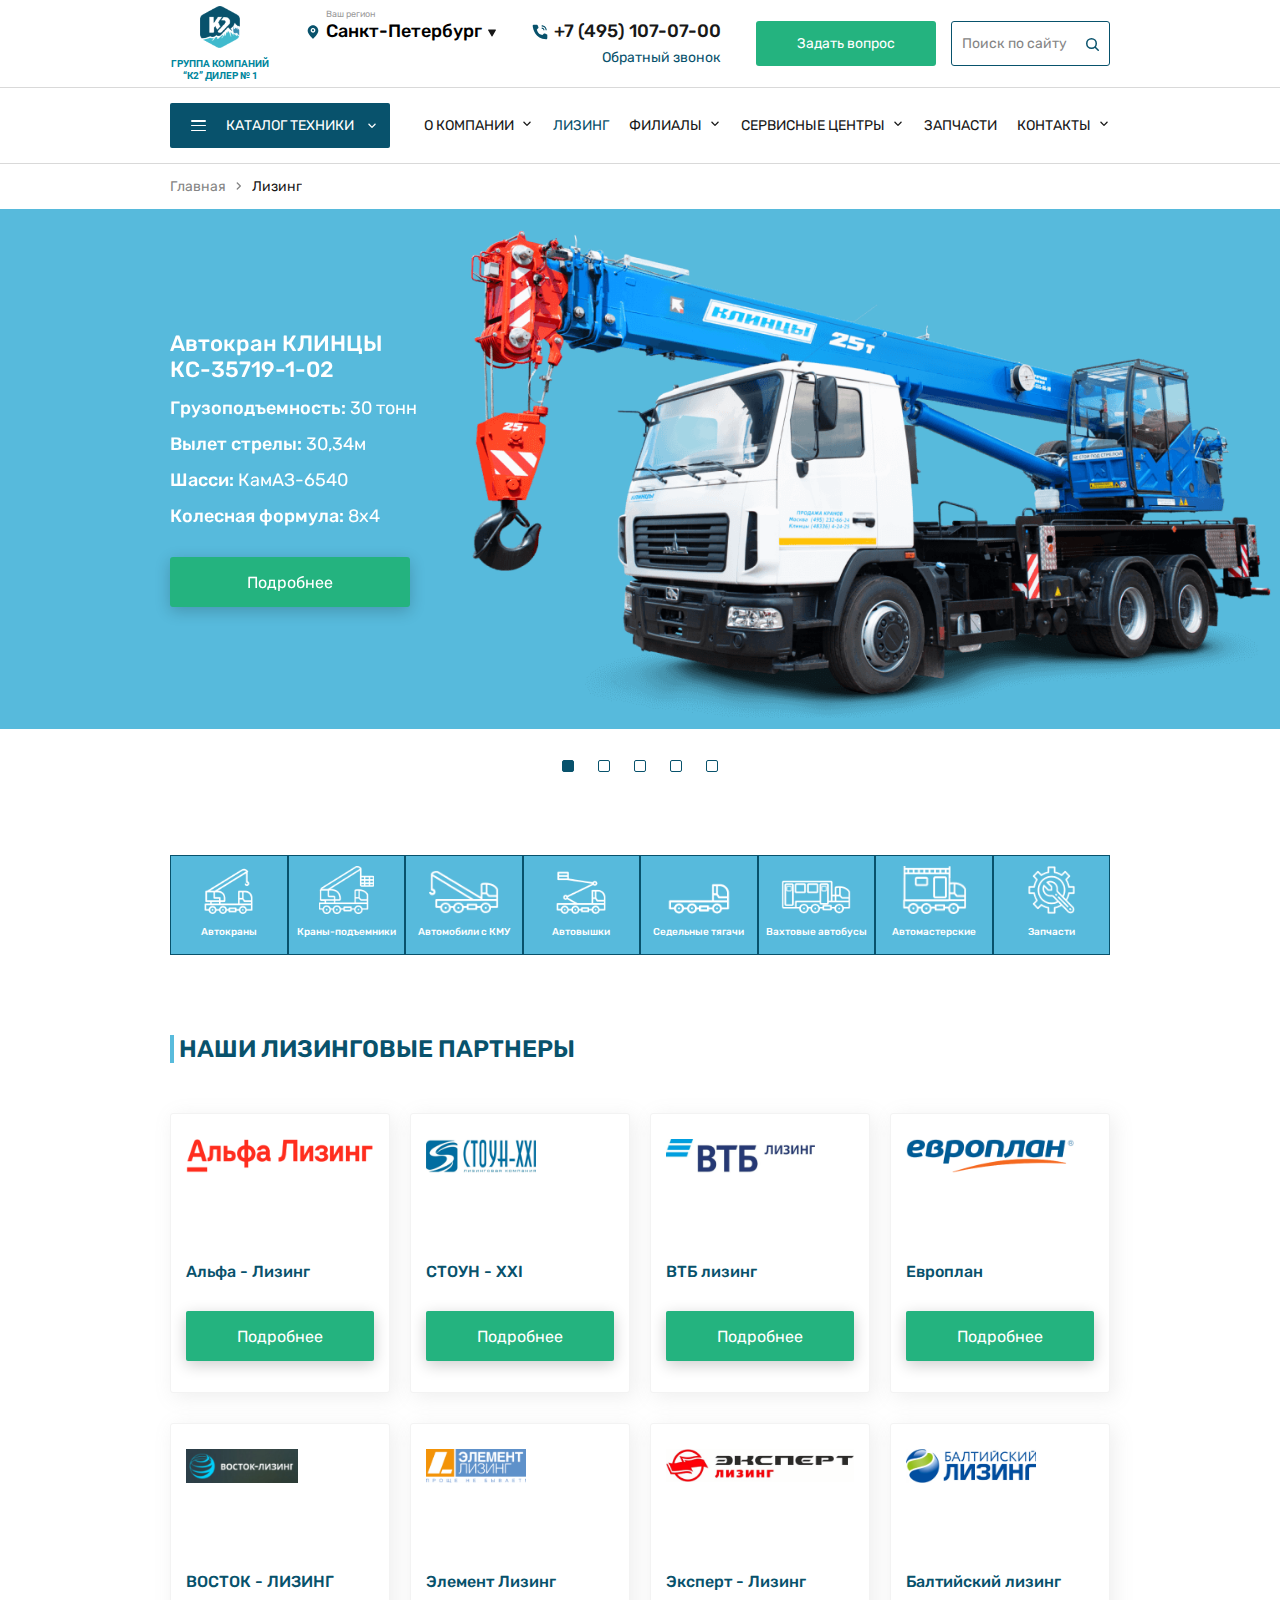
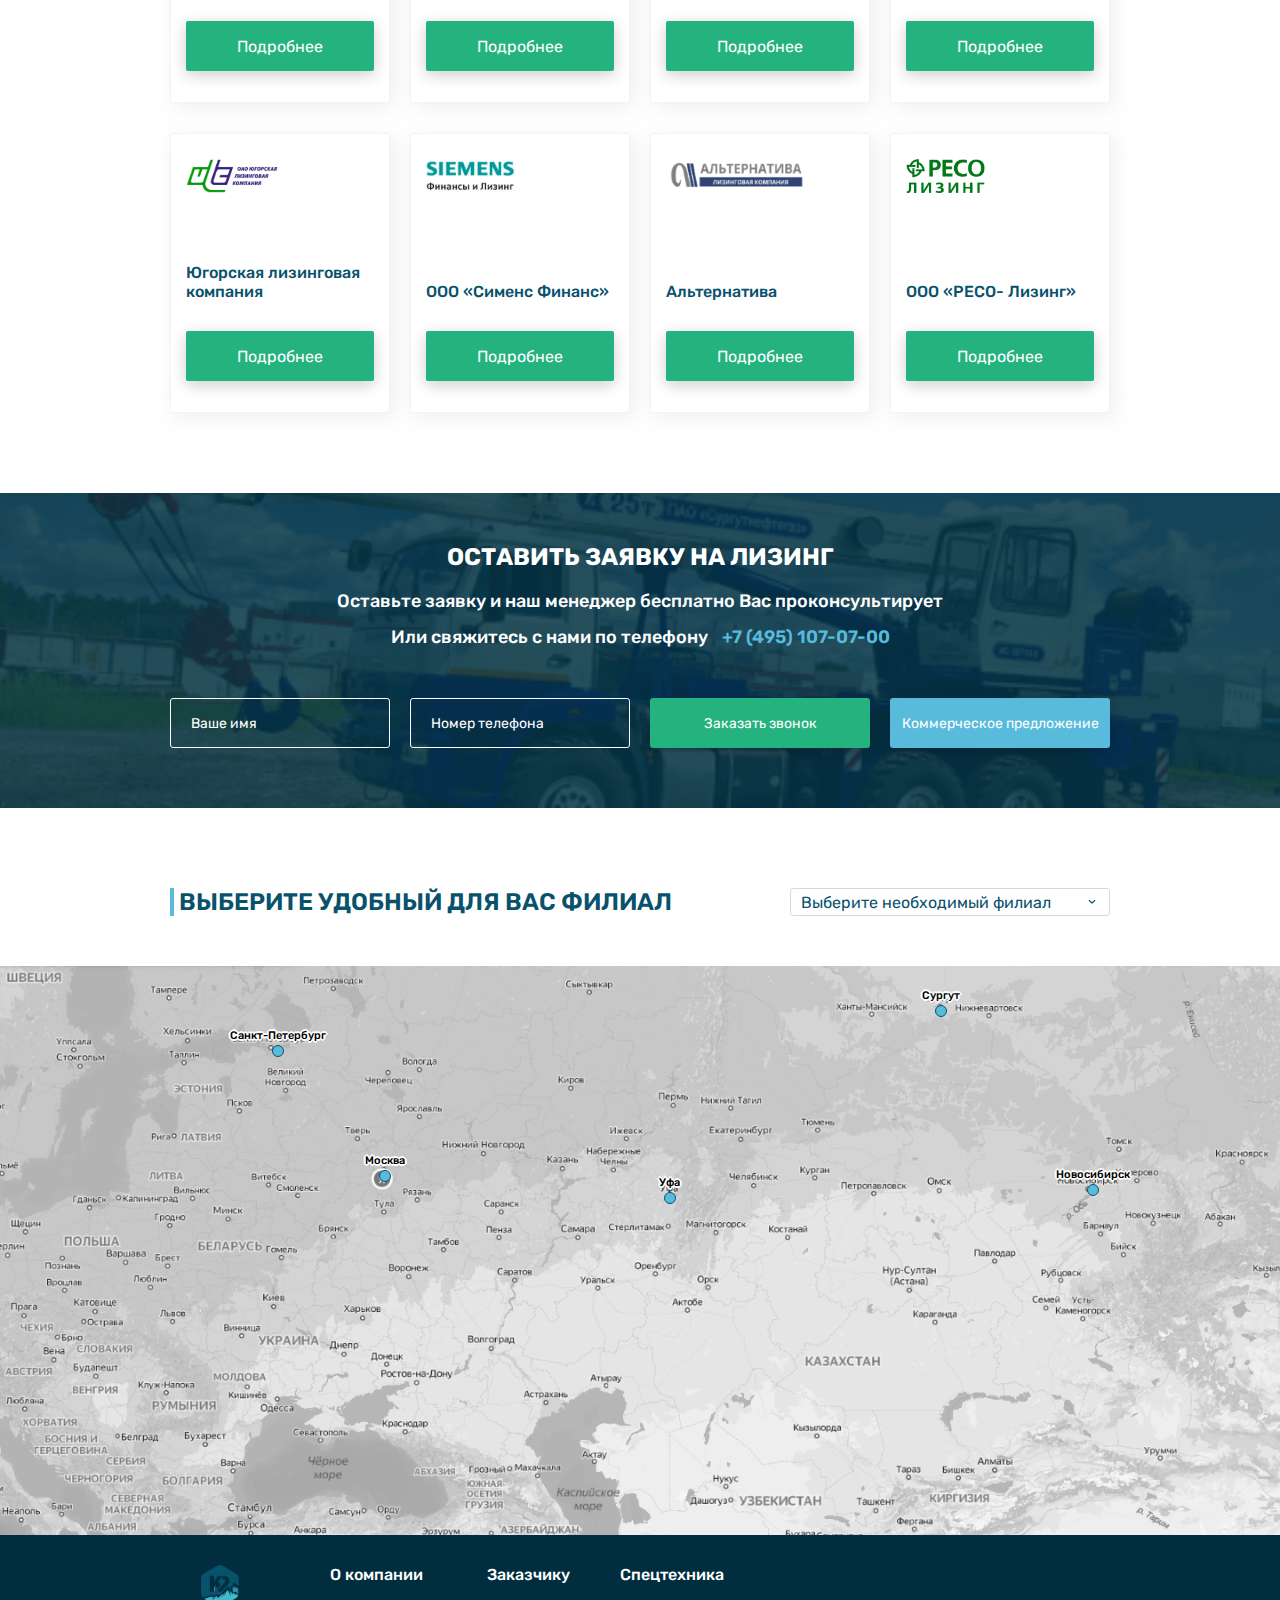
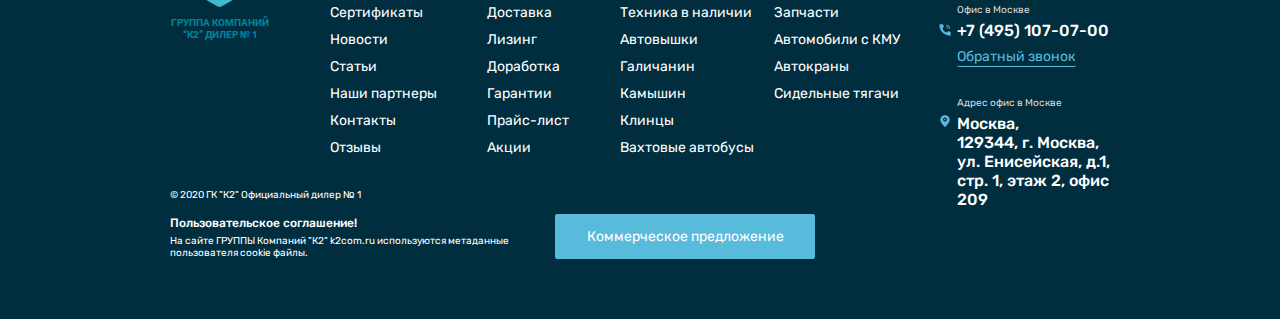
<file: lizing-page.html>
<!doctype html>
<html lang="ru">
<head>
    <meta charset="UTF-8">
    <meta name="viewport"
          content="width=device-width, initial-scale=1.0">
    <meta http-equiv="X-UA-Compatible" content="ie=edge">
    <title>K2COM - ЛИЗИНГ</title>
    <meta name="title" content="K2COM | Продажа грузоподъемной, дорожно-строительной и спецтехники в Москве от Официального дилера!">
    <meta name="description" content="Продажа грузоподъемной, дорожно-строительной и спецтехники в Москве от Официального дилера!">
    <link rel="icon" type="image/png" href="media/logo.png">
    <link rel="stylesheet" href="libraries/swiper/swiper-bundle.min.css">
    <link rel="stylesheet" href="css/reset.css">
    <link rel="stylesheet" href="fonts/fonts.css">
    <link rel="stylesheet" href="css/style.css">
    <link rel="stylesheet" href="css/media.css">
</head>
<body>
<header class="header">
    <div class="header-top">
        <div class="container">
            <div class="header-top__wrap">
                <a href="#" class="header-logo icon-logo">
                    <img src="media/logo.png" alt="Logo">
                    <p>Группа компаний
                        “к2” дилер № 1</p>
                </a>
                <div class="header-reg-phone">
                    <div class="header-region">
                        <span class="header-region__span">Ваш регион</span>
                        <div class="header-region__trigger">
                            <p class="header-region__preview">
                                <svg width="18" height="18" viewBox="0 0 18 18" fill="none" xmlns="http://www.w3.org/2000/svg">
                                    <path d="M9 8.25C9.62132 8.25 10.125 7.74632 10.125 7.125C10.125 6.50368 9.62132 6 9 6C8.37868 6 7.875 6.50368 7.875 7.125C7.875 7.74632 8.37868 8.25 9 8.25Z" fill="#08526C"/>
                                    <path d="M9 1.5C7.41904 1.49992 5.90194 2.12382 4.77843 3.23609C3.65492 4.34837 3.01581 5.85912 3 7.44C3 11.55 8.2875 16.125 8.5125 16.32C8.64835 16.4362 8.82124 16.5 9 16.5C9.17876 16.5 9.35165 16.4362 9.4875 16.32C9.75 16.125 15 11.55 15 7.44C14.9842 5.85912 14.3451 4.34837 13.2216 3.23609C12.0981 2.12382 10.581 1.49992 9 1.5ZM9 9.75C8.48082 9.75 7.97331 9.59605 7.54163 9.30761C7.10995 9.01917 6.7735 8.6092 6.57482 8.12954C6.37614 7.64989 6.32415 7.12209 6.42544 6.61289C6.52672 6.10369 6.77673 5.63596 7.14384 5.26885C7.51096 4.90173 7.97869 4.65173 8.48789 4.55044C8.99709 4.44915 9.52489 4.50114 10.0045 4.69982C10.4842 4.8985 10.8942 5.23495 11.1826 5.66663C11.471 6.09831 11.625 6.60582 11.625 7.125C11.625 7.82119 11.3484 8.48887 10.8562 8.98116C10.3639 9.47344 9.69619 9.75 9 9.75Z" fill="#08526C"/>
                                </svg>
                                <span>Санкт-Петербург</span>
                                <svg width="8" height="8" viewBox="0 0 8 8" fill="#181818" xmlns="http://www.w3.org/2000/svg">
                                    <path d="M4.43301 7.25C4.24056 7.58333 3.75944 7.58333 3.56699 7.25L0.102885 1.25C-0.089565 0.916667 0.150997 0.5 0.535898 0.5L7.4641 0.5C7.849 0.5 8.08956 0.916667 7.89711 1.25L4.43301 7.25Z"/>
                                </svg>
                            </p>
                            <div class="header-region__list">
                                <a href="#">Москва</a>
                                <a href="#">Казань</a>
                                <a href="#">Уфа</a>
                                <a href="#">Новосибирск</a>
                                <a href="#">Красноярск</a>
                                <a href="#">Иваново</a>
                                <a href="#">Алматы (Алма-Ата)</a>
                                <a href="#">Сургут</a>
                                <a href="#">Ставрополь</a>
                                <a href="#">Иркутск</a>
                            </div>
                        </div>
                    </div>
                    <div class="header-phone">
                        <a class="phone-link" href="tel:+74951070700">
                            <svg width="18" height="18" viewBox="0 0 18 18" fill="none" xmlns="http://www.w3.org/2000/svg">
                                <path d="M13.5 7.3125H12.375C12.3746 6.86508 12.1966 6.43612 11.8802 6.11975C11.5639 5.80338 11.1349 5.62545 10.6875 5.625V4.5C11.4331 4.50089 12.148 4.7975 12.6753 5.32475C13.2025 5.852 13.4991 6.56685 13.5 7.3125Z" fill="#08526C"/>
                                <path d="M15.75 7.3125H14.625C14.6238 6.26858 14.2086 5.26775 13.4704 4.52958C12.7323 3.79142 11.7314 3.37619 10.6875 3.375V2.25C12.0297 2.25149 13.3165 2.78534 14.2656 3.73442C15.2147 4.6835 15.7485 5.9703 15.75 7.3125ZM11.4373 12.0836L12.6973 10.8236C12.866 10.6549 13.0804 10.5394 13.3141 10.4914C13.5478 10.4434 13.7904 10.4651 14.0119 10.5536L15.5464 11.1679C15.7726 11.2584 15.9664 11.4146 16.103 11.6163C16.2395 11.818 16.3125 12.056 16.3125 12.2996V15.0902C16.3129 15.256 16.2794 15.4202 16.2142 15.5727C16.1489 15.7252 16.0532 15.8628 15.933 15.977C15.8127 16.0912 15.6704 16.1797 15.5147 16.237C15.3591 16.2943 15.1934 16.3192 15.0278 16.3103C4.27164 15.6409 2.09926 6.53063 1.69595 3.042C1.67641 2.87145 1.69321 2.69869 1.74523 2.5351C1.79725 2.3715 1.88332 2.22077 1.99777 2.09283C2.11222 1.96488 2.25246 1.86261 2.40927 1.79275C2.56608 1.72289 2.73591 1.68702 2.90757 1.6875H5.64864C5.89224 1.68749 6.13025 1.76047 6.33198 1.89703C6.53371 2.03359 6.68989 2.22746 6.78039 2.45363L7.39407 3.98813C7.48264 4.20962 7.50426 4.45224 7.45627 4.68591C7.40827 4.91958 7.29277 5.13403 7.12407 5.30269L5.86407 6.56269C5.86407 6.56269 6.5627 11.4744 11.4373 12.0836Z" fill="#08526C"/>
                            </svg>
                            +7 (495) 107-07-00
                        </a>
                        <button type="button" class="btn" data-modal="modalRequest">Обратный звонок</button>
                    </div>
                </div>
                <div class="header-ask-search">
                    <button type="button" class="btn header__btn-ask" data-modal="modalRequest">Задать вопрос</button>
                    <div class="header-search">
                        <label for="inputSearch" class="visually-hidden">Поиск</label>
                        <input type="text" placeholder="Поиск по сайту" name="search" id="inputSearch">
                        <svg width="16" height="16" viewBox="0 0 16 16" fill="none" xmlns="http://www.w3.org/2000/svg">
                            <path d="M11.25 11.25L14.25 14.25" stroke="#08526C" stroke-width="1.5" stroke-linecap="round" stroke-linejoin="round"/>
                            <path d="M7.5 12.25C10.1234 12.25 12.25 10.1234 12.25 7.5C12.25 4.87665 10.1234 2.75 7.5 2.75C4.87665 2.75 2.75 4.87665 2.75 7.5C2.75 10.1234 4.87665 12.25 7.5 12.25Z" stroke="#08526C" stroke-width="1.5" stroke-linecap="round" stroke-linejoin="round"/>
                        </svg>
                    </div>
                </div>
                <a class="header-phone--mobile" href="tel:+74951070700">
                    <img src="media/icons/headerPhoneIcon.svg" alt="phone Icon">
                </a>
                <div class="header-burger"></div>
            </div>
        </div>
    </div>
    <hr>
    <div class="header-bottom">
        <div class="container">
            <div class="header-bottom__wrap">
                <button type="button" class="btn header__btn-catalogue">
                    <span class="header__btn-catalogue__icon"><span></span></span>
                    <span>Каталог техники</span>
                    <svg width="16" height="16" viewBox="0 0 16 16" fill="none" xmlns="http://www.w3.org/2000/svg">
                        <path d="M7.99999 9.98288C7.9111 9.98288 7.8251 9.96621 7.74199 9.93288C7.65844 9.89954 7.58888 9.8551 7.53333 9.79954L4.46666 6.73288C4.34444 6.61066 4.28333 6.4551 4.28333 6.26621C4.28333 6.07732 4.34444 5.92177 4.46666 5.79954C4.58888 5.67732 4.74444 5.61621 4.93333 5.61621C5.12221 5.61621 5.27777 5.67732 5.39999 5.79954L7.99999 8.39954L10.6 5.79954C10.7222 5.67732 10.8778 5.61621 11.0667 5.61621C11.2555 5.61621 11.4111 5.67732 11.5333 5.79954C11.6555 5.92177 11.7167 6.07732 11.7167 6.26621C11.7167 6.4551 11.6555 6.61066 11.5333 6.73288L8.46666 9.79954C8.39999 9.86621 8.32777 9.91332 8.24999 9.94088C8.17221 9.96888 8.08888 9.98288 7.99999 9.98288Z" fill="white"/>
                    </svg>
                </button>
                <nav class="header-menu">
                    <div class="header-menu__link header-menu__link-dropdown">
                        <p>О компании</p>
                        <div class="header-menu__link-dropdown__list">
                            <a href="#">Новости</a>
                            <a href="#">вакансии</a>
                            <a href="#">сертификаты</a>
                            <a href="#">Отзывы</a>
                            <a href="#">Вопросы и ответы</a>
                            <a href="#">доставка</a>
                        </div>
                    </div>
                    <a href="#" class="header-menu__link header-menu__link--active">Лизинг</a>
                    <div class="header-menu__link header-menu__link-dropdown">
                        <p>Филиалы</p>
                        <div class="header-menu__link-dropdown__list">
                            <a href="#">Москва</a>
                            <a href="#">Санкт-Петербург</a>
                            <a href="#">Алматы (Алма-Ата)</a>
                            <a href="#">Иваново</a>
                            <a href="#">Красноярск</a>
                        </div>
                    </div>
                    <div class="header-menu__link header-menu__link-dropdown">
                        <p>Сервисные Центры</p>
                        <div class="header-menu__link-dropdown__list">
                            <a href="#">Москва</a>
                            <a href="#">Санкт-Петербург</a>
                            <a href="#">Алматы (Алма-Ата)</a>
                            <a href="#">Иваново</a>
                            <a href="#">Красноярск</a>
                        </div>
                    </div>
                    <a href="#" class="header-menu__link">ЗАПЧАСТИ</a>
                    <div class="header-menu__link header-menu__link-dropdown">
                        <p>Контакты</p>
                        <div class="header-menu__link-dropdown__list">
                            <a href="#">Москва</a>
                            <a href="#">Санкт-Петербург</a>
                            <a href="#">Алматы (Алма-Ата)</a>
                            <a href="#">Иваново</a>
                            <a href="#">Красноярск</a>
                        </div>
                    </div>
                </nav>
                <button type="button" class="btn header__btn-ask" data-modal="modalRequest">Задать вопрос</button>
                <div class="header-search">
                    <label for="inputSearchBottom" class="visually-hidden">Поиск</label>
                    <input type="text" placeholder="Поиск по сайту" name="search" id="inputSearchBottom">
                    <svg width="16" height="16" viewBox="0 0 16 16" fill="none" xmlns="http://www.w3.org/2000/svg">
                        <path d="M11.25 11.25L14.25 14.25" stroke="#08526C" stroke-width="1.5" stroke-linecap="round" stroke-linejoin="round"/>
                        <path d="M7.5 12.25C10.1234 12.25 12.25 10.1234 12.25 7.5C12.25 4.87665 10.1234 2.75 7.5 2.75C4.87665 2.75 2.75 4.87665 2.75 7.5C2.75 10.1234 4.87665 12.25 7.5 12.25Z" stroke="#08526C" stroke-width="1.5" stroke-linecap="round" stroke-linejoin="round"/>
                    </svg>
                </div>
            </div>
        </div>
    </div>
    <hr>
    <div class="header-burger__wrap">
        <div class="container">
            <div class="header-search">
                <label for="inputSearchBurger" class="visually-hidden">Поиск</label>
                <input type="text" placeholder="Поиск по сайту" name="search" id="inputSearchBurger">
                <svg width="16" height="16" viewBox="0 0 16 16" fill="none" xmlns="http://www.w3.org/2000/svg">
                    <path d="M11.25 11.25L14.25 14.25" stroke="#08526C" stroke-width="1.5" stroke-linecap="round" stroke-linejoin="round"/>
                    <path d="M7.5 12.25C10.1234 12.25 12.25 10.1234 12.25 7.5C12.25 4.87665 10.1234 2.75 7.5 2.75C4.87665 2.75 2.75 4.87665 2.75 7.5C2.75 10.1234 4.87665 12.25 7.5 12.25Z" stroke="#08526C" stroke-width="1.5" stroke-linecap="round" stroke-linejoin="round"/>
                </svg>
            </div>
            <nav class="header-menu">
                <div class="header-menu__link header-menu__link-collapse">
                    <p>О компании</p>
                    <div class="header-menu__link-collapse__list">
                        <a href="#">Новости</a>
                        <a href="#">вакансии</a>
                        <a href="#">сертификаты</a>
                        <a href="#">Отзывы</a>
                        <a href="#">Вопросы и ответы</a>
                        <a href="#">доставка</a>
                    </div>
                </div>
                <a href="#" class="header-menu__link header-menu__link--active">Лизинг</a>
                <div class="header-menu__link header-menu__link-collapse">
                    <p>Филиалы</p>
                    <div class="header-menu__link-collapse__list">
                        <a href="#">Москва</a>
                        <a href="#">Санкт-Петербург</a>
                        <a href="#">Алматы (Алма-Ата)</a>
                        <a href="#">Иваново</a>
                        <a href="#">Красноярск</a>
                    </div>
                </div>
                <div class="header-menu__link header-menu__link-collapse">
                    <p>Сервисные Центры</p>
                    <div class="header-menu__link-collapse__list">
                        <a href="#">Москва</a>
                        <a href="#">Санкт-Петербург</a>
                        <a href="#">Алматы (Алма-Ата)</a>
                        <a href="#">Иваново</a>
                        <a href="#">Красноярск</a>
                    </div>
                </div>
                <a href="#" class="header-menu__link">ЗАПЧАСТИ</a>
                <div class="header-menu__link header-menu__link-collapse">
                    <p>Контакты</p>
                    <div class="header-menu__link-collapse__list">
                        <a href="#">Москва</a>
                        <a href="#">Санкт-Петербург</a>
                        <a href="#">Алматы (Алма-Ата)</a>
                        <a href="#">Иваново</a>
                        <a href="#">Красноярск</a>
                    </div>
                </div>
            </nav>
            <button type="button" class="btn header__btn-ask" data-modal="modalRequest">Задать вопрос</button>
            <div class="header-phone">
                <a class="phone-link" href="tel:+74951070700">
                    <svg width="18" height="18" viewBox="0 0 18 18" fill="none" xmlns="http://www.w3.org/2000/svg">
                        <path d="M13.5 7.3125H12.375C12.3746 6.86508 12.1966 6.43612 11.8802 6.11975C11.5639 5.80338 11.1349 5.62545 10.6875 5.625V4.5C11.4331 4.50089 12.148 4.7975 12.6753 5.32475C13.2025 5.852 13.4991 6.56685 13.5 7.3125Z" fill="#08526C"/>
                        <path d="M15.75 7.3125H14.625C14.6238 6.26858 14.2086 5.26775 13.4704 4.52958C12.7323 3.79142 11.7314 3.37619 10.6875 3.375V2.25C12.0297 2.25149 13.3165 2.78534 14.2656 3.73442C15.2147 4.6835 15.7485 5.9703 15.75 7.3125ZM11.4373 12.0836L12.6973 10.8236C12.866 10.6549 13.0804 10.5394 13.3141 10.4914C13.5478 10.4434 13.7904 10.4651 14.0119 10.5536L15.5464 11.1679C15.7726 11.2584 15.9664 11.4146 16.103 11.6163C16.2395 11.818 16.3125 12.056 16.3125 12.2996V15.0902C16.3129 15.256 16.2794 15.4202 16.2142 15.5727C16.1489 15.7252 16.0532 15.8628 15.933 15.977C15.8127 16.0912 15.6704 16.1797 15.5147 16.237C15.3591 16.2943 15.1934 16.3192 15.0278 16.3103C4.27164 15.6409 2.09926 6.53063 1.69595 3.042C1.67641 2.87145 1.69321 2.69869 1.74523 2.5351C1.79725 2.3715 1.88332 2.22077 1.99777 2.09283C2.11222 1.96488 2.25246 1.86261 2.40927 1.79275C2.56608 1.72289 2.73591 1.68702 2.90757 1.6875H5.64864C5.89224 1.68749 6.13025 1.76047 6.33198 1.89703C6.53371 2.03359 6.68989 2.22746 6.78039 2.45363L7.39407 3.98813C7.48264 4.20962 7.50426 4.45224 7.45627 4.68591C7.40827 4.91958 7.29277 5.13403 7.12407 5.30269L5.86407 6.56269C5.86407 6.56269 6.5627 11.4744 11.4373 12.0836Z" fill="#08526C"/>
                    </svg>
                    +7 (495) 107-07-00
                </a>
                <button type="button" class="btn" data-modal="modalRequest">Обратный звонок</button>
            </div>
            <div class="header-region">
                <span class="header-region__span">Ваш регион</span>
                <div class="header-region__trigger">
                    <p class="header-region__preview">
                        <svg width="18" height="18" viewBox="0 0 18 18" fill="none" xmlns="http://www.w3.org/2000/svg">
                            <path d="M9 8.25C9.62132 8.25 10.125 7.74632 10.125 7.125C10.125 6.50368 9.62132 6 9 6C8.37868 6 7.875 6.50368 7.875 7.125C7.875 7.74632 8.37868 8.25 9 8.25Z" fill="#08526C"/>
                            <path d="M9 1.5C7.41904 1.49992 5.90194 2.12382 4.77843 3.23609C3.65492 4.34837 3.01581 5.85912 3 7.44C3 11.55 8.2875 16.125 8.5125 16.32C8.64835 16.4362 8.82124 16.5 9 16.5C9.17876 16.5 9.35165 16.4362 9.4875 16.32C9.75 16.125 15 11.55 15 7.44C14.9842 5.85912 14.3451 4.34837 13.2216 3.23609C12.0981 2.12382 10.581 1.49992 9 1.5ZM9 9.75C8.48082 9.75 7.97331 9.59605 7.54163 9.30761C7.10995 9.01917 6.7735 8.6092 6.57482 8.12954C6.37614 7.64989 6.32415 7.12209 6.42544 6.61289C6.52672 6.10369 6.77673 5.63596 7.14384 5.26885C7.51096 4.90173 7.97869 4.65173 8.48789 4.55044C8.99709 4.44915 9.52489 4.50114 10.0045 4.69982C10.4842 4.8985 10.8942 5.23495 11.1826 5.66663C11.471 6.09831 11.625 6.60582 11.625 7.125C11.625 7.82119 11.3484 8.48887 10.8562 8.98116C10.3639 9.47344 9.69619 9.75 9 9.75Z" fill="#08526C"/>
                        </svg>
                        <span>Санкт-Петербург</span>
                        <svg width="8" height="8" viewBox="0 0 8 8" fill="#181818" xmlns="http://www.w3.org/2000/svg">
                            <path d="M4.43301 7.25C4.24056 7.58333 3.75944 7.58333 3.56699 7.25L0.102885 1.25C-0.089565 0.916667 0.150997 0.5 0.535898 0.5L7.4641 0.5C7.849 0.5 8.08956 0.916667 7.89711 1.25L4.43301 7.25Z"/>
                        </svg>
                    </p>
                    <div class="header-region__list">
                        <a href="#">Москва</a>
                        <a href="#">Казань</a>
                        <a href="#">Уфа</a>
                        <a href="#">Новосибирск</a>
                        <a href="#">Красноярск</a>
                        <a href="#">Иваново</a>
                        <a href="#">Алматы (Алма-Ата)</a>
                        <a href="#">Сургут</a>
                        <a href="#">Ставрополь</a>
                        <a href="#">Иркутск</a>
                    </div>
                </div>
            </div>
        </div>
    </div>
</header>
<div class="header-mobile-spacer"></div>

<div class="header-catalogue">
    <div class="container">
        <div class="header-catalogue__wrap">
            <div class="header-catalogue__sidebar">
                <div class="header-catalogue__sidebar-wrap">
                    <div class="header-catalogue__sidebar-item">
                        <button type="button" class="header-catalogue__sidebar-btn">Автокраны</button>
                        <div class="header-catalogue__cat">
                            <div class="header-catalogue__item header-catalogue__item-images">
                                <p>Марка:</p>
                                <div class="header-catalogue__item-wrap">
                                    <a href="#">
                                        <img src="media/headerCatalogue/headerCatalogueKamishin.png" alt="Камышин">
                                        <span>Камышин</span>
                                    </a>
                                    <a href="#">
                                        <img src="media/headerCatalogue/headerCatalogueGalichanin.png" alt="Галичанин">
                                        <span>Галичанин</span>
                                    </a>
                                    <a href="#">
                                        <img src="media/headerCatalogue/headerCatalogueKlincy.png" alt="Клинцы">
                                        <span>Клинцы</span>
                                    </a>
                                    <a href="#">
                                        <img src="media/headerCatalogue/headerCataloguePalSany.png" alt="Palfinger & Sany">
                                        <span>SANY</span>
                                    </a>
                                </div>
                            </div>
                            <div class="header-catalogue__item header-catalogue__item-capacity">
                                <p>Грузоподъемность (т.):</p>
                                <div class="header-catalogue__item-wrap">
                                    <a href="#">Автокраны 16 т.</a>
                                    <a href="#">Автокраны 20 т.</a>
                                    <a href="#">Автокраны 25 т.</a>
                                    <a href="#">Автокраны 27 т.</a>
                                    <a href="#">Автокраны 32 т.</a>
                                    <a href="#">Автокраны 35 т.</a>
                                    <a href="#">Автокраны 36 т.</a>
                                    <a href="#">Автокраны 40 т.</a>
                                    <a href="#">Автокраны 50 т.</a>
                                    <a href="#">Автокраны 55 т.</a>
                                    <a href="#">Автокраны 60 т.</a>
                                    <a href="#">Автокраны 70 т.</a>
                                    <a href="#">Автокраны 75 т.</a>
                                    <a href="#">Автокраны 80 т.</a>
                                    <a href="#">Автокраны 100 т.</a>
                                    <a href="#">Автокраны 120 т.</a>
                                </div>
                            </div>
                            <div class="header-catalogue__item header-catalogue__item-arrow">
                                <p>Длина стрелы (м.):</p>
                                <div class="header-catalogue__item-wrap">
                                    <a href="#">19,0 м</a>
                                    <a href="#">21,0 м</a>
                                    <a href="#">21,7 м</a>
                                    <a href="#">23,0 м</a>
                                    <a href="#">23,7 м</a>
                                    <a href="#">24,0 м</a>
                                    <a href="#">30,2 м</a>
                                    <a href="#">30,34 м</a>
                                    <a href="#">30,7 м</a>
                                    <a href="#">31,0 м</a>
                                    <a href="#">32,0 м</a>
                                    <a href="#">33,0 м</a>
                                    <a href="#">33,2 м</a>
                                    <a href="#">34,1 м</a>
                                    <a href="#">35,0 м</a>
                                    <a href="#">40,0 м</a>
                                    <a href="#">40,51 м</a>
                                    <a href="#">42,0 м</a>
                                    <a href="#">43,5 м</a>
                                    <a href="#">45,5 м</a>
                                    <a href="#">47,0 м</a>
                                    <a href="#">49,0 м</a>
                                    <a href="#">51,0 м</a>
                                    <a href="#">52,0 м</a>
                                    <a href="#">60,0 м</a>
                                </div>
                            </div>
                            <div class="header-catalogue__item header-catalogue__item-chassis">
                                <p>Шасси:</p>
                                <div class="header-catalogue__item-wrap">
                                    <a href="#">КамАЗ-43118</a>
                                    <a href="#">КамАЗ-65115</a>
                                    <a href="#">Урал-4320</a>
                                    <a href="#">МАЗ-6312</a>
                                    <a href="#">МАЗ-6312</a>
                                    <a href="#">КамАЗ-6540</a>
                                    <a href="#">БАЗ-690902</a>
                                </div>
                            </div>
                            <a href="#" class="btn btn-more header-catalogue__cat-link">
                                <svg width="13" height="13" viewBox="0 0 13 13" fill="none" xmlns="http://www.w3.org/2000/svg">
                                    <rect width="3" height="3" rx="1" fill="white"/>
                                    <rect y="5" width="3" height="3" rx="1" fill="white"/>
                                    <rect y="10" width="3" height="3" rx="1" fill="white"/>
                                    <rect x="5" width="3" height="3" rx="1" fill="white"/>
                                    <rect x="5" y="5" width="3" height="3" rx="1" fill="white"/>
                                    <rect x="5" y="10" width="3" height="3" rx="1" fill="white"/>
                                    <rect x="10" width="3" height="3" rx="1" fill="white"/>
                                    <rect x="10" y="5" width="3" height="3" rx="1" fill="white"/>
                                    <rect x="10" y="10" width="3" height="3" rx="1" fill="white"/>
                                </svg>
                                КАТАЛОГ АВТОКРАНОВ
                            </a>
                        </div>
                    </div>
                    <div class="header-catalogue__sidebar-item">
                        <button type="button" class="header-catalogue__sidebar-btn">Краны-подъемники</button>
                    </div>
                    <div class="header-catalogue__sidebar-item">
                        <button type="button" class="header-catalogue__sidebar-btn">Автомобили с КМУ</button>
                    </div>
                    <div class="header-catalogue__sidebar-item">
                        <button type="button" class="header-catalogue__sidebar-btn">Автовышки</button>
                    </div>
                    <div class="header-catalogue__sidebar-item">
                        <button type="button" class="header-catalogue__sidebar-btn">Седельные тягачи</button>
                    </div>
                    <div class="header-catalogue__sidebar-item">
                        <button type="button" class="header-catalogue__sidebar-btn">Вахтовые автобусы</button>
                    </div>
                    <div class="header-catalogue__sidebar-item">
                        <button type="button" class="header-catalogue__sidebar-btn">Автомастерские</button>
                    </div>
                    <div class="header-catalogue__sidebar-item">
                        <button type="button" class="header-catalogue__sidebar-btn">Запчаcти</button>
                        <div class="header-catalogue__cat header-catalogue__cat-spares">
                            <a href="#" class="header-catalogue__link">Опорно-поворотные устройства</a>
                            <a href="#" class="header-catalogue__link">Механизмы поворота</a>
                            <a href="#" class="header-catalogue__link">Электрооборудование</a>
                            <a href="#" class="header-catalogue__link">Кабины крановщика</a>
                            <a href="#" class="header-catalogue__link">Приборы безопасности</a>
                            <a href="#" class="header-catalogue__link">Грузовые лебедки</a>
                            <a href="#" class="header-catalogue__link">Гидроцилиндры</a>
                            <a href="#" class="header-catalogue__link">Стрелы</a>
                            <a href="#" class="header-catalogue__link">Ремкомплекты</a>
                            <a href="#" class="header-catalogue__link">Дополнительное оборудование</a>
                            <a href="#" class="header-catalogue__link">Гидрооборудование</a>
                            <a href="#" class="header-catalogue__link">Металлоконструкции</a>
                            <a href="#" class="header-catalogue__link">Гидромоторы-гидронасосы</a>
                            <a href="#" class="btn btn-more header-catalogue__cat-link">
                                <svg width="15" height="15" viewBox="0 0 15 15" fill="none" xmlns="http://www.w3.org/2000/svg" xmlns:xlink="http://www.w3.org/1999/xlink">
                                    <rect width="15" height="15" fill="url(#pattern0)"/>
                                    <defs>
                                        <pattern id="pattern0" patternContentUnits="objectBoundingBox" width="1" height="1">
                                            <use xlink:href="#image0_372_5002" transform="scale(0.00195312)"/>
                                        </pattern>
                                        <image id="image0_372_5002" width="512" height="512" xlink:href="[data-uri]"/>
                                    </defs>
                                </svg>
                                КАТАЛОГ АВТОЗАПЧАСТЕЙ
                            </a>
                        </div>
                    </div>
                </div>
            </div>
            <div class="header-catalogue__content"></div>
        </div>
    </div>
</div>

<div class="breadcrumbs">
    <div class="breadcrumbs__container container">
        <ul>
            <li class="breadcrumbs__item"><a href="#">Главная</a></li>
            <li class="breadcrumbs__item breadcrumbs__item--active"><a href="#">Лизинг</a></li>
        </ul>
    </div>
</div>

<section class="slider-banner">
    <div class="swiper slider-banner__swiper">
        <div class="swiper-wrapper">
            <div class="swiper-slide">
                <div class="slider-banner__slide-content">
                    <div class="container">
                        <div class="slider-banner__slide-body">
                            <h3>Автокран КЛИНЦЫ КС-35719-1-02</h3>
                            <div class="slider-banner__slide-body-text">
                                <p>Грузоподъемность: <span>30 тонн</span></p>
                                <p>Вылет стрелы: <span>30,34м</span></p>
                                <p>Шасси: <span>КамАЗ-6540</span></p>
                                <p>Колесная формула: <span>8х4</span></p>
                            </div>
                            <a href="#" class="btn btn-more">Подробнее</a>
                        </div>
                    </div>
                </div>
                <div class="slider-banner__slide-image">
                    <img src="media/examples/crane-example.png" alt="Автокран КЛИНЦЫ КС-35719-1-02">
                </div>
            </div>
            <div class="swiper-slide">
                <div class="slider-banner__slide-content">
                    <div class="container">
                        <div class="slider-banner__slide-body">
                            <h3>Автокран КЛИНЦЫ КС-35719-1-02</h3>
                            <div class="slider-banner__slide-body-text">
                                <p>Грузоподъемность: <span>30 тонн</span></p>
                                <p>Вылет стрелы: <span>30,34м</span></p>
                                <p>Шасси: <span>КамАЗ-6540</span></p>
                                <p>Колесная формула: <span>8х4</span></p>
                            </div>
                            <a href="#" class="btn btn-more">Подробнее</a>
                        </div>
                    </div>
                </div>
                <div class="slider-banner__slide-image">
                    <img src="media/examples/crane-example.png" alt="Автокран КЛИНЦЫ КС-35719-1-02">
                </div>
            </div>
            <div class="swiper-slide">
                <div class="slider-banner__slide-content">
                    <div class="container">
                        <div class="slider-banner__slide-body">
                            <h3>Автокран КЛИНЦЫ КС-35719-1-02</h3>
                            <div class="slider-banner__slide-body-text">
                                <p>Грузоподъемность: <span>30 тонн</span></p>
                                <p>Вылет стрелы: <span>30,34м</span></p>
                                <p>Шасси: <span>КамАЗ-6540</span></p>
                                <p>Колесная формула: <span>8х4</span></p>
                            </div>
                            <a href="#" class="btn btn-more">Подробнее</a>
                        </div>
                    </div>
                </div>
                <div class="slider-banner__slide-image">
                    <img src="media/examples/crane-example.png" alt="Автокран КЛИНЦЫ КС-35719-1-02">
                </div>
            </div>
            <div class="swiper-slide">
                <div class="slider-banner__slide-content">
                    <div class="container">
                        <div class="slider-banner__slide-body">
                            <h3>Автокран КЛИНЦЫ КС-35719-1-02</h3>
                            <div class="slider-banner__slide-body-text">
                                <p>Грузоподъемность: <span>30 тонн</span></p>
                                <p>Вылет стрелы: <span>30,34м</span></p>
                                <p>Шасси: <span>КамАЗ-6540</span></p>
                                <p>Колесная формула: <span>8х4</span></p>
                            </div>
                            <a href="#" class="btn btn-more">Подробнее</a>
                        </div>
                    </div>
                </div>
                <div class="slider-banner__slide-image">
                    <img src="media/examples/crane-example.png" alt="Автокран КЛИНЦЫ КС-35719-1-02">
                </div>
            </div>
            <div class="swiper-slide">
                <div class="slider-banner__slide-content">
                    <div class="container">
                        <div class="slider-banner__slide-body">
                            <h3>Автокран КЛИНЦЫ КС-35719-1-02</h3>
                            <div class="slider-banner__slide-body-text">
                                <p>Грузоподъемность: <span>30 тонн</span></p>
                                <p>Вылет стрелы: <span>30,34м</span></p>
                                <p>Шасси: <span>КамАЗ-6540</span></p>
                                <p>Колесная формула: <span>8х4</span></p>
                            </div>
                            <a href="#" class="btn btn-more">Подробнее</a>
                        </div>
                    </div>
                </div>
                <div class="slider-banner__slide-image">
                    <img src="media/examples/crane-example.png" alt="Автокран КЛИНЦЫ КС-35719-1-02">
                </div>
            </div>
        </div>
    </div>
    <div class="swiper-pagination"></div>
</section>

<div class="catalogue-list section-spacing">
    <div class="catalogue-list__container container">
        <a href="#" class="catalogue-list__item">
            <img src="media/categoriesListIcons/crane1.png" alt="Автокраны">
            <p>Автокраны</p>
        </a>
        <a href="#" class="catalogue-list__item">
            <img src="media/categoriesListIcons/crane2.png" alt="Краны-подъемники">
            <p>Краны-подъемники</p>
        </a>
        <a href="#" class="catalogue-list__item">
            <img src="media/categoriesListIcons/crane3.png" alt="Автомобили с КМУ">
            <p>Автомобили с КМУ</p>
        </a>
        <a href="#" class="catalogue-list__item">
            <img src="media/categoriesListIcons/crane4.png" alt="Автовышки">
            <p>Автовышки</p>
        </a>
        <a href="#" class="catalogue-list__item">
            <img src="media/categoriesListIcons/crane5.png" alt="Седельные тягачи">
            <p>Седельные тягачи</p>
        </a>
        <a href="#" class="catalogue-list__item">
            <img src="media/categoriesListIcons/crane6.png" alt="Вахтовые автобусы">
            <p>Вахтовые автобусы</p>
        </a>
        <a href="#" class="catalogue-list__item">
            <img src="media/categoriesListIcons/crane7.png" alt="Автомастерские">
            <p>Автомастерские</p>
        </a>
        <a href="#" class="catalogue-list__item">
            <img src="media/categoriesListIcons/crane8.png" alt="Запчасти">
            <p>Запчасти</p>
        </a>
    </div>
</div>

<section class="lizing-list">
    <div class="container">
        <h2 class="section-title">наши лизинговые партнеры</h2>
        <div class="lizing-list__row section-row">
            <div class="section-col-md-3 section-col-sm-4">
                <div class="lizing__card">
                    <img src="media/lizingPartners/alfaLizingLogo.png" alt="Альфа - Лизинг">
                    <div class="lizing__card-body">
                        <h6>Альфа - Лизинг</h6>
                        <a href="#" class="btn btn-more">Подробнее</a>
                    </div>
                </div>
            </div>
            <div class="section-col-md-3 section-col-sm-4">
                <div class="lizing__card">
                    <img src="media/lizingPartners/stownLizingLogo.png" alt="СТОУН - XXI">
                    <div class="lizing__card-body">
                        <h6>СТОУН - XXI</h6>
                        <a href="#" class="btn btn-more">Подробнее</a>
                    </div>
                </div>
            </div>
            <div class="section-col-md-3 section-col-sm-4">
                <div class="lizing__card">
                    <img src="media/lizingPartners/vtbLizingLogo.png" alt="ВТБ лизинг">
                    <div class="lizing__card-body">
                        <h6>ВТБ лизинг</h6>
                        <a href="#" class="btn btn-more">Подробнее</a>
                    </div>
                </div>
            </div>
            <div class="section-col-md-3 section-col-sm-4">
                <div class="lizing__card">
                    <img src="media/lizingPartners/euroPlanLizingLogo.png" alt="Европлан">
                    <div class="lizing__card-body">
                        <h6>Европлан</h6>
                        <a href="#" class="btn btn-more">Подробнее</a>
                    </div>
                </div>
            </div>
            <div class="section-col-md-3 section-col-sm-4">
                <div class="lizing__card">
                    <img src="media/lizingPartners/vostokLizingLogo.png" alt="ВОСТОК - ЛИЗИНГ">
                    <div class="lizing__card-body">
                        <h6>ВОСТОК - ЛИЗИНГ</h6>
                        <a href="#" class="btn btn-more">Подробнее</a>
                    </div>
                </div>
            </div>
            <div class="section-col-md-3 section-col-sm-4">
                <div class="lizing__card">
                    <img src="media/lizingPartners/elementLizingLogo.png" alt="Элемент Лизинг">
                    <div class="lizing__card-body">
                        <h6>Элемент Лизинг</h6>
                        <a href="#" class="btn btn-more">Подробнее</a>
                    </div>
                </div>
            </div>
            <div class="section-col-md-3 section-col-sm-4">
                <div class="lizing__card">
                    <img src="media/lizingPartners/expertLizingLogo.png" alt="Эксперт - Лизинг">
                    <div class="lizing__card-body">
                        <h6>Эксперт - Лизинг</h6>
                        <a href="#" class="btn btn-more">Подробнее</a>
                    </div>
                </div>
            </div>
            <div class="section-col-md-3 section-col-sm-4">
                <div class="lizing__card">
                    <img src="media/lizingPartners/baltiyLizingLogo.png" alt="Балтийский лизинг">
                    <div class="lizing__card-body">
                        <h6>Балтийский лизинг</h6>
                        <a href="#" class="btn btn-more">Подробнее</a>
                    </div>
                </div>
            </div>
            <div class="section-col-md-3 section-col-sm-4">
                <div class="lizing__card">
                    <img src="media/lizingPartners/ulcLizingLogo.png" alt="Югорская лизинговая компания">
                    <div class="lizing__card-body">
                        <h6>Югорская лизинговая компания</h6>
                        <a href="#" class="btn btn-more">Подробнее</a>
                    </div>
                </div>
            </div>
            <div class="section-col-md-3 section-col-sm-4">
                <div class="lizing__card">
                    <img src="media/lizingPartners/siemensLizingLogo.png" alt="ООО «Сименс Финанс»">
                    <div class="lizing__card-body">
                        <h6>ООО «Сименс Финанс»</h6>
                        <a href="#" class="btn btn-more">Подробнее</a>
                    </div>
                </div>
            </div>
            <div class="section-col-md-3 section-col-sm-4">
                <div class="lizing__card">
                    <img src="media/lizingPartners/alternativaLizingLogo.png" alt="Альтернатива">
                    <div class="lizing__card-body">
                        <h6>Альтернатива</h6>
                        <a href="#" class="btn btn-more">Подробнее</a>
                    </div>
                </div>
            </div>
            <div class="section-col-md-3 section-col-sm-4">
                <div class="lizing__card">
                    <img src="media/lizingPartners/resoLizingLogo.png" alt="ООО «РЕСО- Лизинг»">
                    <div class="lizing__card-body">
                        <h6>ООО «РЕСО- Лизинг»</h6>
                        <a href="#" class="btn btn-more">Подробнее</a>
                    </div>
                </div>
            </div>
        </div>
    </div>
</section>

<div class="section-spacing">
    <section class="form-banner">
        <div class="form-banner__container container">
            <h2>оставить заявку на лизинг</h2>
            <div class="form-banner__text">
                <p>Оставьте заявку  и наш менеджер бесплатно Вас проконсультирует</p>
                <p>Или свяжитесь с нами по телефону <a href="tel:+74951070700">+7 (495) 107-07-00</a></p>
            </div>
            <form action="#" class="form-banner__form">
                <div class="form-banner__form-input">
                    <label for="form-banner-name" class="visually-hidden">Имя</label>
                    <input type="text" name="form-banner-name" id="form-banner-name" placeholder="Ваше имя">
                </div>
                <div class="form-banner__form-input">
                    <label for="form-banner-phone" class="visually-hidden">Номер</label>
                    <input type="text" name="form-banner-phone" id="form-banner-phone" placeholder="Номер телефона" data-input-phone="true">
                </div>
                <button type="submit" class="btn btn-more form-banner__form-submit">Заказать звонок</button>
                <button type="button" class="btn btn-more btn-commercial-offer" data-modal="modalOffer">Коммерческое предложение</button>
            </form>
        </div>
        <div class="form-banner__loader">
            <div class="lds-roller"><div></div><div></div><div></div><div></div><div></div><div></div><div></div><div></div></div>
        </div>
        <div class="form-banner__container-success">
            <h2>спасибо! ваша заявка отправлена.</h2>
            <p>Наш менеджер свяжется с Вами в ближайшее время</p>
        </div>
        <div class="form-banner-bg">
            <img src="media/examples/about-company-img.png" alt="Background">
        </div>
    </section>
</div>

<section class="map">
    <div class="map__container container">
        <div class="map-title">
            <h2 class="section-title">Выберите удобный для вас филиал</h2>
        </div>
        <div class="map-dropdown__wrap">
            <div class="map-dropdown">
                <p class="map-dropdown__preview">
                    <span>Выберите необходимый филиал</span>
                    <img src="media/icons/dropdownArrowIcon-blue.svg" alt="">
                </p>
                <div class="map-dropdown__list"></div>
            </div>
        </div>
    </div>
    <div class="map-wrap">
        <div class="map-wrap__item" style="top: 33%; left: 28.5%">
            <p>Москва</p>
            <div class="map-wrap__item-card">
                <div class="map-wrap__item-card__top">
                    <img src="media/logo.png" alt="Logo">
                    <h6>Центральный филиал Москва</h6>
                </div>
                <hr>
                <div class="map-wrap__item-card__info">
                    <div class="map-wrap__item-card__info-item">
                        <svg width="12" height="12" viewBox="0 0 12 12" fill="none" xmlns="http://www.w3.org/2000/svg">
                            <path d="M6.00024 5.49854C6.41446 5.49854 6.75024 5.16275 6.75024 4.74854C6.75024 4.33432 6.41446 3.99854 6.00024 3.99854C5.58603 3.99854 5.25024 4.33432 5.25024 4.74854C5.25024 5.16275 5.58603 5.49854 6.00024 5.49854Z" fill="#08526C"/>
                            <path d="M6.00037 0.998535C4.94639 0.998482 3.93499 1.41441 3.18599 2.15593C2.43698 2.89745 2.01091 3.90462 2.00037 4.95854C2.00037 7.69854 5.52537 10.7485 5.67537 10.8785C5.76593 10.956 5.88119 10.9986 6.00037 10.9986C6.11954 10.9986 6.2348 10.956 6.32537 10.8785C6.50037 10.7485 10.0004 7.69854 10.0004 4.95854C9.98983 3.90462 9.56375 2.89745 8.81474 2.15593C8.06574 1.41441 7.05434 0.998482 6.00037 0.998535ZM6.00037 6.49854C5.65425 6.49854 5.3159 6.3959 5.02812 6.20361C4.74033 6.01132 4.51603 5.738 4.38358 5.41823C4.25112 5.09846 4.21647 4.74659 4.28399 4.40713C4.35152 4.06766 4.51819 3.75584 4.76293 3.5111C5.00767 3.26636 5.31949 3.09969 5.65896 3.03216C5.99842 2.96464 6.35029 2.99929 6.67006 3.13175C6.98983 3.2642 7.26314 3.4885 7.45544 3.77629C7.64773 4.06407 7.75037 4.40242 7.75037 4.74854C7.75037 5.21267 7.56599 5.65778 7.2378 5.98597C6.90961 6.31416 6.46449 6.49854 6.00037 6.49854Z" fill="#08526C"/>
                        </svg>
                        <span>г. Москва, ул. Енисейская, д.1, стр. 1, этаж 2, офис 209</span>
                    </div>
                    <a href="tel:+74951070700" class="map-wrap__item-card__info-item map-wrap__item-card__info-item-phone">
                        <svg width="12" height="12" viewBox="0 0 12 12" fill="none" xmlns="http://www.w3.org/2000/svg">
                            <path d="M9.00024 4.875H8.25024C8.24995 4.57672 8.13132 4.29075 7.92041 4.07983C7.7095 3.86892 7.42352 3.7503 7.12524 3.75V3C7.62234 3.0006 8.09891 3.19833 8.45041 3.54983C8.80191 3.90133 8.99965 4.3779 9.00024 4.875Z" fill="#08526C"/>
                            <path d="M10.5003 4.875H9.75025C9.74946 4.17905 9.47264 3.51184 8.98053 3.01972C8.48842 2.52761 7.8212 2.2508 7.12525 2.25V1.5C8.02005 1.501 8.87792 1.85689 9.51064 2.48961C10.1434 3.12233 10.4993 3.9802 10.5003 4.875ZM7.62513 8.05575L8.46513 7.21575C8.57757 7.10329 8.72053 7.02629 8.87631 6.99429C9.03209 6.96229 9.19384 6.97671 9.3415 7.03575L10.3645 7.44525C10.5153 7.50558 10.6445 7.6097 10.7356 7.74419C10.8266 7.87867 10.8753 8.03735 10.8753 8.19975V10.0601C10.8755 10.1707 10.8532 10.2802 10.8097 10.3818C10.7662 10.4835 10.7024 10.5752 10.6222 10.6513C10.542 10.7275 10.4472 10.7864 10.3434 10.8246C10.2396 10.8628 10.1292 10.8795 10.0188 10.8735C2.848 10.4273 1.39975 4.35375 1.13088 2.028C1.11785 1.9143 1.12905 1.79913 1.16373 1.69007C1.19841 1.581 1.25579 1.48052 1.33209 1.39522C1.40839 1.30992 1.50189 1.24174 1.60643 1.19517C1.71097 1.1486 1.82418 1.12468 1.93863 1.125H3.766C3.9284 1.125 4.08708 1.17365 4.22156 1.26469C4.35605 1.35573 4.46017 1.48497 4.5205 1.63575L4.92963 2.65875C4.98867 2.80642 5.00308 2.96816 4.97109 3.12394C4.93909 3.27972 4.86209 3.42269 4.74963 3.53513L3.90963 4.37513C3.90963 4.37513 4.37538 7.64963 7.62513 8.05575Z" fill="#08526C"/>
                        </svg>
                        <span> 8 (495) 107-07-00</span>
                    </a>
                </div>
                <hr>
                <a href="#" class="map-wrap__item-card__link">ПОДРОБНЕЕ</a>
            </div>
        </div>
        <div class="map-wrap__item" style="top: 37%; left: 51.5%">
            <p>Уфа</p>
            <div class="map-wrap__item-card">
                <div class="map-wrap__item-card__top">
                    <img src="media/logo.png" alt="Logo">
                    <h6>Филиал Уфа</h6>
                </div>
                <hr>
                <div class="map-wrap__item-card__info">
                    <div class="map-wrap__item-card__info-item">
                        <svg width="12" height="12" viewBox="0 0 12 12" fill="none" xmlns="http://www.w3.org/2000/svg">
                            <path d="M6.00024 5.49854C6.41446 5.49854 6.75024 5.16275 6.75024 4.74854C6.75024 4.33432 6.41446 3.99854 6.00024 3.99854C5.58603 3.99854 5.25024 4.33432 5.25024 4.74854C5.25024 5.16275 5.58603 5.49854 6.00024 5.49854Z" fill="#08526C"/>
                            <path d="M6.00037 0.998535C4.94639 0.998482 3.93499 1.41441 3.18599 2.15593C2.43698 2.89745 2.01091 3.90462 2.00037 4.95854C2.00037 7.69854 5.52537 10.7485 5.67537 10.8785C5.76593 10.956 5.88119 10.9986 6.00037 10.9986C6.11954 10.9986 6.2348 10.956 6.32537 10.8785C6.50037 10.7485 10.0004 7.69854 10.0004 4.95854C9.98983 3.90462 9.56375 2.89745 8.81474 2.15593C8.06574 1.41441 7.05434 0.998482 6.00037 0.998535ZM6.00037 6.49854C5.65425 6.49854 5.3159 6.3959 5.02812 6.20361C4.74033 6.01132 4.51603 5.738 4.38358 5.41823C4.25112 5.09846 4.21647 4.74659 4.28399 4.40713C4.35152 4.06766 4.51819 3.75584 4.76293 3.5111C5.00767 3.26636 5.31949 3.09969 5.65896 3.03216C5.99842 2.96464 6.35029 2.99929 6.67006 3.13175C6.98983 3.2642 7.26314 3.4885 7.45544 3.77629C7.64773 4.06407 7.75037 4.40242 7.75037 4.74854C7.75037 5.21267 7.56599 5.65778 7.2378 5.98597C6.90961 6.31416 6.46449 6.49854 6.00037 6.49854Z" fill="#08526C"/>
                        </svg>
                        <span>г. Москва, ул. Енисейская, д.1, стр. 1, этаж 2, офис 209</span>
                    </div>
                    <a href="tel:+74951070700" class="map-wrap__item-card__info-item map-wrap__item-card__info-item-phone">
                        <svg width="12" height="12" viewBox="0 0 12 12" fill="none" xmlns="http://www.w3.org/2000/svg">
                            <path d="M9.00024 4.875H8.25024C8.24995 4.57672 8.13132 4.29075 7.92041 4.07983C7.7095 3.86892 7.42352 3.7503 7.12524 3.75V3C7.62234 3.0006 8.09891 3.19833 8.45041 3.54983C8.80191 3.90133 8.99965 4.3779 9.00024 4.875Z" fill="#08526C"/>
                            <path d="M10.5003 4.875H9.75025C9.74946 4.17905 9.47264 3.51184 8.98053 3.01972C8.48842 2.52761 7.8212 2.2508 7.12525 2.25V1.5C8.02005 1.501 8.87792 1.85689 9.51064 2.48961C10.1434 3.12233 10.4993 3.9802 10.5003 4.875ZM7.62513 8.05575L8.46513 7.21575C8.57757 7.10329 8.72053 7.02629 8.87631 6.99429C9.03209 6.96229 9.19384 6.97671 9.3415 7.03575L10.3645 7.44525C10.5153 7.50558 10.6445 7.6097 10.7356 7.74419C10.8266 7.87867 10.8753 8.03735 10.8753 8.19975V10.0601C10.8755 10.1707 10.8532 10.2802 10.8097 10.3818C10.7662 10.4835 10.7024 10.5752 10.6222 10.6513C10.542 10.7275 10.4472 10.7864 10.3434 10.8246C10.2396 10.8628 10.1292 10.8795 10.0188 10.8735C2.848 10.4273 1.39975 4.35375 1.13088 2.028C1.11785 1.9143 1.12905 1.79913 1.16373 1.69007C1.19841 1.581 1.25579 1.48052 1.33209 1.39522C1.40839 1.30992 1.50189 1.24174 1.60643 1.19517C1.71097 1.1486 1.82418 1.12468 1.93863 1.125H3.766C3.9284 1.125 4.08708 1.17365 4.22156 1.26469C4.35605 1.35573 4.46017 1.48497 4.5205 1.63575L4.92963 2.65875C4.98867 2.80642 5.00308 2.96816 4.97109 3.12394C4.93909 3.27972 4.86209 3.42269 4.74963 3.53513L3.90963 4.37513C3.90963 4.37513 4.37538 7.64963 7.62513 8.05575Z" fill="#08526C"/>
                        </svg>
                        <span> 8 (495) 107-07-00</span>
                    </a>
                </div>
                <hr>
                <a href="#" class="map-wrap__item-card__link">ПОДРОБНЕЕ</a>
            </div>
        </div>
        <div class="map-wrap__item" style="top: 4%; left: 72%">
            <p>Сургут</p>
            <div class="map-wrap__item-card">
                <div class="map-wrap__item-card__top">
                    <img src="media/logo.png" alt="Logo">
                    <h6>Филиал Сургут</h6>
                </div>
                <hr>
                <div class="map-wrap__item-card__info">
                    <div class="map-wrap__item-card__info-item">
                        <svg width="12" height="12" viewBox="0 0 12 12" fill="none" xmlns="http://www.w3.org/2000/svg">
                            <path d="M6.00024 5.49854C6.41446 5.49854 6.75024 5.16275 6.75024 4.74854C6.75024 4.33432 6.41446 3.99854 6.00024 3.99854C5.58603 3.99854 5.25024 4.33432 5.25024 4.74854C5.25024 5.16275 5.58603 5.49854 6.00024 5.49854Z" fill="#08526C"/>
                            <path d="M6.00037 0.998535C4.94639 0.998482 3.93499 1.41441 3.18599 2.15593C2.43698 2.89745 2.01091 3.90462 2.00037 4.95854C2.00037 7.69854 5.52537 10.7485 5.67537 10.8785C5.76593 10.956 5.88119 10.9986 6.00037 10.9986C6.11954 10.9986 6.2348 10.956 6.32537 10.8785C6.50037 10.7485 10.0004 7.69854 10.0004 4.95854C9.98983 3.90462 9.56375 2.89745 8.81474 2.15593C8.06574 1.41441 7.05434 0.998482 6.00037 0.998535ZM6.00037 6.49854C5.65425 6.49854 5.3159 6.3959 5.02812 6.20361C4.74033 6.01132 4.51603 5.738 4.38358 5.41823C4.25112 5.09846 4.21647 4.74659 4.28399 4.40713C4.35152 4.06766 4.51819 3.75584 4.76293 3.5111C5.00767 3.26636 5.31949 3.09969 5.65896 3.03216C5.99842 2.96464 6.35029 2.99929 6.67006 3.13175C6.98983 3.2642 7.26314 3.4885 7.45544 3.77629C7.64773 4.06407 7.75037 4.40242 7.75037 4.74854C7.75037 5.21267 7.56599 5.65778 7.2378 5.98597C6.90961 6.31416 6.46449 6.49854 6.00037 6.49854Z" fill="#08526C"/>
                        </svg>
                        <span>г. Москва, ул. Енисейская, д.1, стр. 1, этаж 2, офис 209</span>
                    </div>
                    <a href="tel:+74951070700" class="map-wrap__item-card__info-item map-wrap__item-card__info-item-phone">
                        <svg width="12" height="12" viewBox="0 0 12 12" fill="none" xmlns="http://www.w3.org/2000/svg">
                            <path d="M9.00024 4.875H8.25024C8.24995 4.57672 8.13132 4.29075 7.92041 4.07983C7.7095 3.86892 7.42352 3.7503 7.12524 3.75V3C7.62234 3.0006 8.09891 3.19833 8.45041 3.54983C8.80191 3.90133 8.99965 4.3779 9.00024 4.875Z" fill="#08526C"/>
                            <path d="M10.5003 4.875H9.75025C9.74946 4.17905 9.47264 3.51184 8.98053 3.01972C8.48842 2.52761 7.8212 2.2508 7.12525 2.25V1.5C8.02005 1.501 8.87792 1.85689 9.51064 2.48961C10.1434 3.12233 10.4993 3.9802 10.5003 4.875ZM7.62513 8.05575L8.46513 7.21575C8.57757 7.10329 8.72053 7.02629 8.87631 6.99429C9.03209 6.96229 9.19384 6.97671 9.3415 7.03575L10.3645 7.44525C10.5153 7.50558 10.6445 7.6097 10.7356 7.74419C10.8266 7.87867 10.8753 8.03735 10.8753 8.19975V10.0601C10.8755 10.1707 10.8532 10.2802 10.8097 10.3818C10.7662 10.4835 10.7024 10.5752 10.6222 10.6513C10.542 10.7275 10.4472 10.7864 10.3434 10.8246C10.2396 10.8628 10.1292 10.8795 10.0188 10.8735C2.848 10.4273 1.39975 4.35375 1.13088 2.028C1.11785 1.9143 1.12905 1.79913 1.16373 1.69007C1.19841 1.581 1.25579 1.48052 1.33209 1.39522C1.40839 1.30992 1.50189 1.24174 1.60643 1.19517C1.71097 1.1486 1.82418 1.12468 1.93863 1.125H3.766C3.9284 1.125 4.08708 1.17365 4.22156 1.26469C4.35605 1.35573 4.46017 1.48497 4.5205 1.63575L4.92963 2.65875C4.98867 2.80642 5.00308 2.96816 4.97109 3.12394C4.93909 3.27972 4.86209 3.42269 4.74963 3.53513L3.90963 4.37513C3.90963 4.37513 4.37538 7.64963 7.62513 8.05575Z" fill="#08526C"/>
                        </svg>
                        <span> 8 (495) 107-07-00</span>
                    </a>
                </div>
                <hr>
                <a href="#" class="map-wrap__item-card__link">ПОДРОБНЕЕ</a>
            </div>
        </div>
        <div class="map-wrap__item" style="top: 11%; left: 18%">
            <p>Санкт-Петербург</p>
            <div class="map-wrap__item-card">
                <div class="map-wrap__item-card__top">
                    <img src="media/logo.png" alt="Logo">
                    <h6>Филиал Санкт-Петербург</h6>
                </div>
                <hr>
                <div class="map-wrap__item-card__info">
                    <div class="map-wrap__item-card__info-item">
                        <svg width="12" height="12" viewBox="0 0 12 12" fill="none" xmlns="http://www.w3.org/2000/svg">
                            <path d="M6.00024 5.49854C6.41446 5.49854 6.75024 5.16275 6.75024 4.74854C6.75024 4.33432 6.41446 3.99854 6.00024 3.99854C5.58603 3.99854 5.25024 4.33432 5.25024 4.74854C5.25024 5.16275 5.58603 5.49854 6.00024 5.49854Z" fill="#08526C"/>
                            <path d="M6.00037 0.998535C4.94639 0.998482 3.93499 1.41441 3.18599 2.15593C2.43698 2.89745 2.01091 3.90462 2.00037 4.95854C2.00037 7.69854 5.52537 10.7485 5.67537 10.8785C5.76593 10.956 5.88119 10.9986 6.00037 10.9986C6.11954 10.9986 6.2348 10.956 6.32537 10.8785C6.50037 10.7485 10.0004 7.69854 10.0004 4.95854C9.98983 3.90462 9.56375 2.89745 8.81474 2.15593C8.06574 1.41441 7.05434 0.998482 6.00037 0.998535ZM6.00037 6.49854C5.65425 6.49854 5.3159 6.3959 5.02812 6.20361C4.74033 6.01132 4.51603 5.738 4.38358 5.41823C4.25112 5.09846 4.21647 4.74659 4.28399 4.40713C4.35152 4.06766 4.51819 3.75584 4.76293 3.5111C5.00767 3.26636 5.31949 3.09969 5.65896 3.03216C5.99842 2.96464 6.35029 2.99929 6.67006 3.13175C6.98983 3.2642 7.26314 3.4885 7.45544 3.77629C7.64773 4.06407 7.75037 4.40242 7.75037 4.74854C7.75037 5.21267 7.56599 5.65778 7.2378 5.98597C6.90961 6.31416 6.46449 6.49854 6.00037 6.49854Z" fill="#08526C"/>
                        </svg>
                        <span>г. Москва, ул. Енисейская, д.1, стр. 1, этаж 2, офис 209</span>
                    </div>
                    <a href="tel:+74951070700" class="map-wrap__item-card__info-item map-wrap__item-card__info-item-phone">
                        <svg width="12" height="12" viewBox="0 0 12 12" fill="none" xmlns="http://www.w3.org/2000/svg">
                            <path d="M9.00024 4.875H8.25024C8.24995 4.57672 8.13132 4.29075 7.92041 4.07983C7.7095 3.86892 7.42352 3.7503 7.12524 3.75V3C7.62234 3.0006 8.09891 3.19833 8.45041 3.54983C8.80191 3.90133 8.99965 4.3779 9.00024 4.875Z" fill="#08526C"/>
                            <path d="M10.5003 4.875H9.75025C9.74946 4.17905 9.47264 3.51184 8.98053 3.01972C8.48842 2.52761 7.8212 2.2508 7.12525 2.25V1.5C8.02005 1.501 8.87792 1.85689 9.51064 2.48961C10.1434 3.12233 10.4993 3.9802 10.5003 4.875ZM7.62513 8.05575L8.46513 7.21575C8.57757 7.10329 8.72053 7.02629 8.87631 6.99429C9.03209 6.96229 9.19384 6.97671 9.3415 7.03575L10.3645 7.44525C10.5153 7.50558 10.6445 7.6097 10.7356 7.74419C10.8266 7.87867 10.8753 8.03735 10.8753 8.19975V10.0601C10.8755 10.1707 10.8532 10.2802 10.8097 10.3818C10.7662 10.4835 10.7024 10.5752 10.6222 10.6513C10.542 10.7275 10.4472 10.7864 10.3434 10.8246C10.2396 10.8628 10.1292 10.8795 10.0188 10.8735C2.848 10.4273 1.39975 4.35375 1.13088 2.028C1.11785 1.9143 1.12905 1.79913 1.16373 1.69007C1.19841 1.581 1.25579 1.48052 1.33209 1.39522C1.40839 1.30992 1.50189 1.24174 1.60643 1.19517C1.71097 1.1486 1.82418 1.12468 1.93863 1.125H3.766C3.9284 1.125 4.08708 1.17365 4.22156 1.26469C4.35605 1.35573 4.46017 1.48497 4.5205 1.63575L4.92963 2.65875C4.98867 2.80642 5.00308 2.96816 4.97109 3.12394C4.93909 3.27972 4.86209 3.42269 4.74963 3.53513L3.90963 4.37513C3.90963 4.37513 4.37538 7.64963 7.62513 8.05575Z" fill="#08526C"/>
                        </svg>
                        <span> 8 (495) 107-07-00</span>
                    </a>
                </div>
                <hr>
                <a href="#" class="map-wrap__item-card__link">ПОДРОБНЕЕ</a>
            </div>
        </div>
        <div class="map-wrap__item" style="top: 35.5%; left: 82.5%">
            <p>Новосибирск</p>
            <div class="map-wrap__item-card">
                <div class="map-wrap__item-card__top">
                    <img src="media/logo.png" alt="Logo">
                    <h6>Филиал Новосибирск</h6>
                </div>
                <hr>
                <div class="map-wrap__item-card__info">
                    <div class="map-wrap__item-card__info-item">
                        <svg width="12" height="12" viewBox="0 0 12 12" fill="none" xmlns="http://www.w3.org/2000/svg">
                            <path d="M6.00024 5.49854C6.41446 5.49854 6.75024 5.16275 6.75024 4.74854C6.75024 4.33432 6.41446 3.99854 6.00024 3.99854C5.58603 3.99854 5.25024 4.33432 5.25024 4.74854C5.25024 5.16275 5.58603 5.49854 6.00024 5.49854Z" fill="#08526C"/>
                            <path d="M6.00037 0.998535C4.94639 0.998482 3.93499 1.41441 3.18599 2.15593C2.43698 2.89745 2.01091 3.90462 2.00037 4.95854C2.00037 7.69854 5.52537 10.7485 5.67537 10.8785C5.76593 10.956 5.88119 10.9986 6.00037 10.9986C6.11954 10.9986 6.2348 10.956 6.32537 10.8785C6.50037 10.7485 10.0004 7.69854 10.0004 4.95854C9.98983 3.90462 9.56375 2.89745 8.81474 2.15593C8.06574 1.41441 7.05434 0.998482 6.00037 0.998535ZM6.00037 6.49854C5.65425 6.49854 5.3159 6.3959 5.02812 6.20361C4.74033 6.01132 4.51603 5.738 4.38358 5.41823C4.25112 5.09846 4.21647 4.74659 4.28399 4.40713C4.35152 4.06766 4.51819 3.75584 4.76293 3.5111C5.00767 3.26636 5.31949 3.09969 5.65896 3.03216C5.99842 2.96464 6.35029 2.99929 6.67006 3.13175C6.98983 3.2642 7.26314 3.4885 7.45544 3.77629C7.64773 4.06407 7.75037 4.40242 7.75037 4.74854C7.75037 5.21267 7.56599 5.65778 7.2378 5.98597C6.90961 6.31416 6.46449 6.49854 6.00037 6.49854Z" fill="#08526C"/>
                        </svg>
                        <span>г. Москва, ул. Енисейская, д.1, стр. 1, этаж 2, офис 209</span>
                    </div>
                    <a href="tel:+74951070700" class="map-wrap__item-card__info-item map-wrap__item-card__info-item-phone">
                        <svg width="12" height="12" viewBox="0 0 12 12" fill="none" xmlns="http://www.w3.org/2000/svg">
                            <path d="M9.00024 4.875H8.25024C8.24995 4.57672 8.13132 4.29075 7.92041 4.07983C7.7095 3.86892 7.42352 3.7503 7.12524 3.75V3C7.62234 3.0006 8.09891 3.19833 8.45041 3.54983C8.80191 3.90133 8.99965 4.3779 9.00024 4.875Z" fill="#08526C"/>
                            <path d="M10.5003 4.875H9.75025C9.74946 4.17905 9.47264 3.51184 8.98053 3.01972C8.48842 2.52761 7.8212 2.2508 7.12525 2.25V1.5C8.02005 1.501 8.87792 1.85689 9.51064 2.48961C10.1434 3.12233 10.4993 3.9802 10.5003 4.875ZM7.62513 8.05575L8.46513 7.21575C8.57757 7.10329 8.72053 7.02629 8.87631 6.99429C9.03209 6.96229 9.19384 6.97671 9.3415 7.03575L10.3645 7.44525C10.5153 7.50558 10.6445 7.6097 10.7356 7.74419C10.8266 7.87867 10.8753 8.03735 10.8753 8.19975V10.0601C10.8755 10.1707 10.8532 10.2802 10.8097 10.3818C10.7662 10.4835 10.7024 10.5752 10.6222 10.6513C10.542 10.7275 10.4472 10.7864 10.3434 10.8246C10.2396 10.8628 10.1292 10.8795 10.0188 10.8735C2.848 10.4273 1.39975 4.35375 1.13088 2.028C1.11785 1.9143 1.12905 1.79913 1.16373 1.69007C1.19841 1.581 1.25579 1.48052 1.33209 1.39522C1.40839 1.30992 1.50189 1.24174 1.60643 1.19517C1.71097 1.1486 1.82418 1.12468 1.93863 1.125H3.766C3.9284 1.125 4.08708 1.17365 4.22156 1.26469C4.35605 1.35573 4.46017 1.48497 4.5205 1.63575L4.92963 2.65875C4.98867 2.80642 5.00308 2.96816 4.97109 3.12394C4.93909 3.27972 4.86209 3.42269 4.74963 3.53513L3.90963 4.37513C3.90963 4.37513 4.37538 7.64963 7.62513 8.05575Z" fill="#08526C"/>
                        </svg>
                        <span> 8 (495) 107-07-00</span>
                    </a>
                </div>
                <hr>
                <a href="#" class="map-wrap__item-card__link">ПОДРОБНЕЕ</a>
            </div>
        </div>
        <img src="media/map.png" alt="Карта Филиалов">
    </div>
</section>

<footer class="footer">
    <div class="footer__container container">
        <div class="footer-left">
            <a href="#" class="footer-logo icon-logo">
                <img src="media/logo-dark.png" alt="Logo">
                <p>Группа компаний
                    “к2” дилер № 1</p>
            </a>
            <div class="footer-menu">
                <div class="footer-menu__item">
                    <h5>
                        О компании
                        <img src="media/icons/dropdownArrowIcon-white.svg" alt="Dropdown Icon">
                    </h5>
                    <div class="footer-menu__item-list">
                        <ul>
                            <li><a href="#">Сертификаты</a></li>
                            <li><a href="#">Новости</a></li>
                            <li><a href="#">Статьи</a></li>
                            <li><a href="#">Наши партнеры</a></li>
                            <li><a href="#">Контакты</a></li>
                            <li><a href="#">Отзывы</a></li>
                        </ul>
                    </div>
                </div>
                <div class="footer-menu__item">
                    <h5>
                        Заказчику
                        <img src="media/icons/dropdownArrowIcon-white.svg" alt="Dropdown Icon">
                    </h5>
                    <div class="footer-menu__item-list">
                        <ul>
                            <li><a href="#">Доставка</a></li>
                            <li><a href="#">Лизинг</a></li>
                            <li><a href="#">Доработка</a></li>
                            <li><a href="#">Гарантии</a></li>
                            <li><a href="#">Прайс-лист</a></li>
                            <li><a href="#">Акции</a></li>
                        </ul>
                    </div>
                </div>
                <div class="footer-menu__item">
                    <h5>
                        Спецтехника
                        <img src="media/icons/dropdownArrowIcon-white.svg" alt="Dropdown Icon">
                    </h5>
                    <div class="footer-menu__item-list">
                        <ul>
                            <li><a href="#">Техника в наличии</a></li>
                            <li><a href="#">Автовышки</a></li>
                            <li><a href="#">Галичанин</a></li>
                            <li><a href="#">Камышин</a></li>
                            <li><a href="#">Клинцы</a></li>
                            <li><a href="#">Вахтовые автобусы</a></li>
                        </ul>
                        <ul>
                            <li><a href="#">Запчасти</a></li>
                            <li><a href="#">Автомобили с КМУ</a></li>
                            <li><a href="#">Автокраны</a></li>
                            <li><a href="#">Сидельные тягачи</a></li>
                        </ul>
                    </div>
                </div>
            </div>
        </div>
        <div class="footer-contacts">
            <div class="footer-contacts__phone">
                <span>Офис в Москве</span>
                <a href="tel:+74951070700" class="phone-link">
                    <svg width="18" height="18" viewBox="0 0 18 18" fill="none" xmlns="http://www.w3.org/2000/svg">
                        <path d="M13.5 7.3125H12.375C12.3746 6.86508 12.1966 6.43612 11.8802 6.11975C11.5639 5.80338 11.1349 5.62545 10.6875 5.625V4.5C11.4331 4.50089 12.148 4.7975 12.6753 5.32475C13.2025 5.852 13.4991 6.56685 13.5 7.3125Z" fill="#58BBDC"/>
                        <path d="M15.7499 7.3125H14.6249C14.6238 6.26858 14.2085 5.26775 13.4704 4.52959C12.7322 3.79142 11.7314 3.3762 10.6874 3.375V2.25C12.0297 2.25149 13.3165 2.78534 14.2655 3.73442C15.2146 4.6835 15.7485 5.9703 15.7499 7.3125ZM11.4373 12.0836L12.6973 10.8236C12.8659 10.6549 13.0804 10.5394 13.314 10.4914C13.5477 10.4434 13.7903 10.4651 14.0118 10.5536L15.5463 11.1679C15.7725 11.2584 15.9664 11.4146 16.1029 11.6163C16.2395 11.818 16.3125 12.056 16.3124 12.2996V15.0902C16.3128 15.2561 16.2794 15.4202 16.2141 15.5727C16.1489 15.7252 16.0532 15.8628 15.9329 15.977C15.8126 16.0912 15.6703 16.1797 15.5147 16.237C15.359 16.2943 15.1933 16.3192 15.0277 16.3103C4.27157 15.6409 2.0992 6.53063 1.69589 3.042C1.67635 2.87145 1.69315 2.6987 1.74517 2.5351C1.79719 2.37151 1.88326 2.22078 1.99771 2.09283C2.11216 1.96488 2.2524 1.86261 2.40921 1.79275C2.56602 1.72289 2.73585 1.68703 2.90751 1.6875H5.64857C5.89218 1.6875 6.13019 1.76048 6.33192 1.89704C6.53365 2.03359 6.68983 2.22746 6.78032 2.45363L7.39401 3.98813C7.48258 4.20963 7.5042 4.45224 7.45621 4.68591C7.40821 4.91958 7.29271 5.13403 7.12401 5.30269L5.86401 6.56269C5.86401 6.56269 6.56264 11.4744 11.4373 12.0836Z" fill="#58BBDC"/>
                    </svg>
                    +7 (495) 107-07-00
                </a>
                <button type="button" class="btn" data-modal="modalRequest">Обратный звонок</button>
            </div>
            <div class="footer-contacts__address">
                <span>Адрес офис в Москве</span>
                <div>
                    <svg width="18" height="18" viewBox="0 0 18 18" fill="none" xmlns="http://www.w3.org/2000/svg">
                        <path d="M9 8.25C9.62132 8.25 10.125 7.74632 10.125 7.125C10.125 6.50368 9.62132 6 9 6C8.37868 6 7.875 6.50368 7.875 7.125C7.875 7.74632 8.37868 8.25 9 8.25Z" fill="#58BBDC"/>
                        <path d="M9 1.5C7.41904 1.49992 5.90194 2.12382 4.77843 3.23609C3.65492 4.34837 3.01581 5.85912 3 7.44C3 11.55 8.2875 16.125 8.5125 16.32C8.64835 16.4362 8.82124 16.5 9 16.5C9.17876 16.5 9.35165 16.4362 9.4875 16.32C9.75 16.125 15 11.55 15 7.44C14.9842 5.85912 14.3451 4.34837 13.2216 3.23609C12.0981 2.12382 10.581 1.49992 9 1.5ZM9 9.75C8.48082 9.75 7.97331 9.59605 7.54163 9.30761C7.10995 9.01917 6.7735 8.6092 6.57482 8.12954C6.37614 7.64989 6.32415 7.12209 6.42544 6.61289C6.52672 6.10369 6.77673 5.63596 7.14384 5.26885C7.51096 4.90173 7.97869 4.65173 8.48789 4.55044C8.99709 4.44915 9.52489 4.50114 10.0045 4.69982C10.4842 4.8985 10.8942 5.23495 11.1826 5.66663C11.471 6.09831 11.625 6.60582 11.625 7.125C11.625 7.82119 11.3484 8.48887 10.8562 8.98116C10.3639 9.47344 9.69619 9.75 9 9.75Z" fill="#58BBDC"/>
                    </svg>
                    <p>Москва, <br>
                        129344, г. Москва, ул. Енисейская, д.1, стр. 1, этаж 2, офис 209</p>
                </div>
            </div>
        </div>
        <div class="footer-bottom">
            <div class="footer-bottom__credits">
                <p> © 2020 ГК "К2" Официальный дилер № 1</p>
                <a href="#">Пользовательское соглашение!</a>
                <p>На сайте ГРУППЫ Компаний "К2" k2com.ru используются метаданные пользователя cookie файлы.</p>
            </div>
            <button type="button" class="btn btn-commercial-offer" data-modal="modalOffer">Коммерческое предложение</button>
        </div>
    </div>
</footer>


<div class="modal modal-lizing" id="modalLizing">
    <div class="modal-bg modal-exit"></div>
    <div class="modal-container">
        <div class="modal-body">
            <h2 class="modal-title">Заявка на лизинг</h2>
            <form action="#">
                <div class="section-row modal__section-row">
                    <div class="section-col-12">
                        <div class="modal-input">
                            <label for="modalLizingInputName">Фамилия Имя Отчество</label>
                            <input class="modal-input__input" type="text" id="modalLizingInputName" name="modal-lizing-name" data-input-required="true">
                        </div>
                    </div>
                    <div class="section-col-sm-6">
                        <div class="modal-input">
                            <label for="modalLizingInputCompanyName">Название компании</label>
                            <input class="modal-input__input" type="text" id="modalLizingInputCompanyName" name="modal-lizing-company-name" data-input-required="true">
                        </div>
                    </div>
                    <div class="section-col-sm-6">
                        <div class="modal-input">
                            <label for="modalLizingInputInn">ИНН (Ваш или компании)</label>
                            <input class="modal-input__input" type="text" id="modalLizingInputInn" name="modal-lizing-inn" data-input-required="true" data-input-inn="true">
                        </div>
                    </div>
                    <div class="section-col-12">
                        <div class="modal-input">
                            <label for="modalLizingInputMachine">Какую технику вы хотите взять в лизинг</label>
                            <input class="modal-input__input" type="text" id="modalLizingInputMachine" name="modal-lizing-machine" readonly>
                        </div>
                    </div>
                    <div class="section-col-sm-6">
                        <div class="modal-input">
                            <label for="modalLizingInputOffice">Офис продаж</label>
                            <div class="modal-select__wrap custom-select__wrap">
                                <div class="modal-select-preview custom-select-preview modal-input__input">
                                    <input placeholder="Выберите удобный офис продаж" type="text" id="modalLizingInputOffice" name="modal-lizing-office" data-input-required="true" readonly>
                                    <svg width="16" height="16" viewBox="0 0 16 16" fill="none" xmlns="http://www.w3.org/2000/svg">
                                        <path d="M7.99999 9.98288C7.9111 9.98288 7.8251 9.96621 7.74199 9.93288C7.65844 9.89954 7.58888 9.8551 7.53333 9.79954L4.46666 6.73288C4.34444 6.61066 4.28333 6.4551 4.28333 6.26621C4.28333 6.07732 4.34444 5.92177 4.46666 5.79954C4.58888 5.67732 4.74444 5.61621 4.93333 5.61621C5.12221 5.61621 5.27777 5.67732 5.39999 5.79954L7.99999 8.39954L10.6 5.79954C10.7222 5.67732 10.8778 5.61621 11.0667 5.61621C11.2555 5.61621 11.4111 5.67732 11.5333 5.79954C11.6555 5.92177 11.7167 6.07732 11.7167 6.26621C11.7167 6.4551 11.6555 6.61066 11.5333 6.73288L8.46666 9.79954C8.39999 9.86621 8.32777 9.91332 8.24999 9.94088C8.17221 9.96888 8.08888 9.98288 7.99999 9.98288Z" fill="#858585"/>
                                    </svg>
                                </div>
                                <div class="modal-select-options custom-select-options">
                                    <button type="button" class="btn modal-select-options__item custom-select-options__item" data-select="Центральный офис Москва">Центральный офис Москва</button>
                                    <button type="button" class="btn modal-select-options__item custom-select-options__item" data-select="Офис Санкт-Петербург">Офис Санкт-Петербург</button>
                                    <button type="button" class="btn modal-select-options__item custom-select-options__item" data-select="Офис Казань">Офис Казань</button>
                                    <button type="button" class="btn modal-select-options__item custom-select-options__item" data-select="Офис Уфа">Офис Уфа</button>
                                    <button type="button" class="btn modal-select-options__item custom-select-options__item" data-select="Офис Иваново">Офис Иваново</button>
                                    <button type="button" class="btn modal-select-options__item custom-select-options__item" data-select="Офис Новосибирск">Офис Новосибирск</button>
                                    <button type="button" class="btn modal-select-options__item custom-select-options__item" data-select="Офис Сургут">Офис Сургут</button>
                                    <button type="button" class="btn modal-select-options__item custom-select-options__item" data-select="Офис Красноярск">Офис Красноярск</button>
                                </div>
                            </div>
                        </div>
                    </div>
                    <div class="section-col-sm-6">
                        <div class="modal-input">
                            <label for="modalLizingInputLizCompany">Лизинговая компания</label>
                            <div class="modal-select__wrap custom-select__wrap">
                                <div class="modal-select-preview custom-select-preview modal-input__input">
                                    <input placeholder="Выберите лизинговую компанию" type="text" id="modalLizingInputLizCompany" name="modal-lizing-liz-company" data-input-required="true" readonly>
                                    <svg width="16" height="16" viewBox="0 0 16 16" fill="none" xmlns="http://www.w3.org/2000/svg">
                                        <path d="M7.99999 9.98288C7.9111 9.98288 7.8251 9.96621 7.74199 9.93288C7.65844 9.89954 7.58888 9.8551 7.53333 9.79954L4.46666 6.73288C4.34444 6.61066 4.28333 6.4551 4.28333 6.26621C4.28333 6.07732 4.34444 5.92177 4.46666 5.79954C4.58888 5.67732 4.74444 5.61621 4.93333 5.61621C5.12221 5.61621 5.27777 5.67732 5.39999 5.79954L7.99999 8.39954L10.6 5.79954C10.7222 5.67732 10.8778 5.61621 11.0667 5.61621C11.2555 5.61621 11.4111 5.67732 11.5333 5.79954C11.6555 5.92177 11.7167 6.07732 11.7167 6.26621C11.7167 6.4551 11.6555 6.61066 11.5333 6.73288L8.46666 9.79954C8.39999 9.86621 8.32777 9.91332 8.24999 9.94088C8.17221 9.96888 8.08888 9.98288 7.99999 9.98288Z" fill="#858585"/>
                                    </svg>
                                </div>
                                <div class="modal-select-options custom-select-options">
                                    <button type="button" class="btn modal-select-options__item custom-select-options__item" data-select="Эксперт-Лизинг">Эксперт-Лизинг</button>
                                    <button type="button" class="btn modal-select-options__item custom-select-options__item" data-select="Каркаде">Каркаде</button>
                                    <button type="button" class="btn modal-select-options__item custom-select-options__item" data-select="Аспект Лизинг">Аспект Лизинг</button>
                                    <button type="button" class="btn modal-select-options__item custom-select-options__item" data-select="Элемент Лизинг">Элемент Лизинг</button>
                                    <button type="button" class="btn modal-select-options__item custom-select-options__item" data-select="Балтийский лизинг">Балтийский лизинг</button>
                                    <button type="button" class="btn modal-select-options__item custom-select-options__item" data-select="ВЭБ-лизинг">ВЭБ-лизинг</button>
                                    <button type="button" class="btn modal-select-options__item custom-select-options__item" data-select="Европлан">Европлан</button>
                                    <button type="button" class="btn modal-select-options__item custom-select-options__item" data-select="ВТБ лизинг">ВТБ лизинг</button>
                                </div>
                            </div>
                        </div>
                    </div>
                    <div class="section-col-sm-6">
                        <div class="modal-input">
                            <label for="modalLizingInputPhone">Телефон</label>
                            <input class="modal-input__input" type="text" id="modalLizingInputPhone" name="modal-lizing-phone" data-input-required="true" data-input-phone="true">
                        </div>
                    </div>
                    <div class="section-col-sm-6">
                        <div class="modal-input">
                            <label for="modalLizingInputEmail">Электронная почта</label>
                            <input class="modal-input__input" type="text" id="modalLizingInputEmail" name="modal-lizing-email" data-input-required="true" data-input-email="true">
                        </div>
                    </div>
                    <div class="section-col-12">
                        <button type="submit" class="btn btn-more modal-submit">Оставить заявку</button>
                        <div class="modal-agreement modal-input">
                            <label class="modal-agreement__label">
                                Я ознакомлен и принимаю условия  Соглашения об использовании сайта, в том числе в части обработки и использования моих персональных данных
                                <input type="checkbox" data-input-required="true">
                                <span class="modal-agreement__checkmark">
                                <svg width="7" height="5" viewBox="0 0 7 5" fill="none" xmlns="http://www.w3.org/2000/svg">
<path fill-rule="evenodd" clip-rule="evenodd" d="M6.168 0.4992L2.7136 4.8184L0 2.5568L0.512 1.9424L2.5984 3.6808L5.544 0L6.168 0.4992Z" fill="#4A4A4A"/>
</svg>
                            </span>
                            </label>
                        </div>
                    </div>
                </div>
                <button class="modal-close modal-exit">
                    <svg width="24" height="24" viewBox="0 0 24 24" fill="none" xmlns="http://www.w3.org/2000/svg">
                        <path d="M12.94 11.9999L17.8 7.13993C17.9092 7.0124 17.9663 6.84835 17.9598 6.68056C17.9533 6.51278 17.8838 6.35362 17.7651 6.23489C17.6463 6.11616 17.4872 6.0466 17.3194 6.04012C17.1516 6.03364 16.9876 6.09071 16.86 6.19993L12 11.0599L7.14002 6.19326C7.01249 6.08405 6.84844 6.02698 6.68065 6.03346C6.51287 6.03994 6.35371 6.10949 6.23498 6.22822C6.11625 6.34695 6.0467 6.50611 6.04022 6.67389C6.03373 6.84168 6.09081 7.00573 6.20002 7.13326L11.06 11.9999L6.19336 16.8599C6.12357 16.9197 6.06689 16.9932 6.02687 17.076C5.98686 17.1587 5.96437 17.2487 5.96082 17.3406C5.95728 17.4324 5.97275 17.5239 6.00626 17.6095C6.03978 17.695 6.09062 17.7727 6.15559 17.8377C6.22056 17.9027 6.29826 17.9535 6.38381 17.987C6.46936 18.0205 6.56091 18.036 6.65273 18.0325C6.74454 18.0289 6.83463 18.0064 6.91734 17.9664C7.00005 17.9264 7.07359 17.8697 7.13336 17.7999L12 12.9399L16.86 17.7999C16.9876 17.9091 17.1516 17.9662 17.3194 17.9597C17.4872 17.9533 17.6463 17.8837 17.7651 17.765C17.8838 17.6462 17.9533 17.4871 17.9598 17.3193C17.9663 17.1515 17.9092 16.9875 17.8 16.8599L12.94 11.9999Z" fill="#858585"/>
                    </svg>
                </button>
            </form>
        </div>
        <div class="modal-loader">
            <div class="lds-roller"><div></div><div></div><div></div><div></div><div></div><div></div><div></div><div></div></div>
        </div>
        <div class="modal-success">
            <h2 class="modal-title">Cпасибо!<br>
                ваша заявка отправлена.</h2>
            <p class="modal-subtitle">Наш менеджер свяжется с Вами в ближайшее время</p>
        </div>
    </div>

</div>
<div class="modal modal-request" id="modalRequest">
    <div class="modal-bg modal-exit"></div>
    <div class="modal-container">
        <div class="modal-body">
            <h2 class="modal-title">Оставьте заявку</h2>
            <p class="modal-subtitle">Наш менеджер свяжется с Вами и ответит на все вопросы</p>
            <form action="#">
                <div class="section-row modal__section-row">
                    <div class="section-col-12">
                        <div class="modal-input">
                            <label for="modalRequestInputName" class="visually-hidden">Имя</label>
                            <input class="modal-input__input" placeholder="Ваше имя" type="text" id="modalRequestInputName" name="modal-request-name" data-input-required="true">
                        </div>
                    </div>
                    <div class="section-col-12">
                        <div class="modal-input">
                            <label for="modalRequestInputPhone" class="visually-hidden">Телефон</label>
                            <input class="modal-input__input" placeholder="Номер телефона" type="text" id="modalRequestInputPhone" name="modal-request-phone" data-input-required="true" data-input-phone="true">
                        </div>
                    </div>
                    <div class="section-col-12">
                        <div class="modal-input">
                            <label for="modalRequestInputQuestion" class="visually-hidden">Вопрос</label>
                            <textarea class="modal-input__input" placeholder="Опишите ваш вопрос" id="modalRequestInputQuestion" name="modal-request-question" rows="5"></textarea>
                        </div>
                    </div>
                    <div class="section-col-12">
                        <button type="submit" class="btn btn-more modal-submit">Оставить заявку</button>
                        <div class="modal-agreement modal-input">
                            <label class="modal-agreement__label">
                                Я ознакомлен и принимаю условия  Соглашения об использовании сайта, в том числе в части обработки и использования моих персональных данных
                                <input type="checkbox" data-input-required="true">
                                <span class="modal-agreement__checkmark">
                                <svg width="7" height="5" viewBox="0 0 7 5" fill="none" xmlns="http://www.w3.org/2000/svg">
<path fill-rule="evenodd" clip-rule="evenodd" d="M6.168 0.4992L2.7136 4.8184L0 2.5568L0.512 1.9424L2.5984 3.6808L5.544 0L6.168 0.4992Z" fill="#4A4A4A"/>
</svg>
                            </span>
                            </label>
                        </div>
                    </div>
                </div>
            </form>
        </div>
        <button class="modal-close modal-exit">
            <svg width="24" height="24" viewBox="0 0 24 24" fill="none" xmlns="http://www.w3.org/2000/svg">
                <path d="M12.94 11.9999L17.8 7.13993C17.9092 7.0124 17.9663 6.84835 17.9598 6.68056C17.9533 6.51278 17.8838 6.35362 17.7651 6.23489C17.6463 6.11616 17.4872 6.0466 17.3194 6.04012C17.1516 6.03364 16.9876 6.09071 16.86 6.19993L12 11.0599L7.14002 6.19326C7.01249 6.08405 6.84844 6.02698 6.68065 6.03346C6.51287 6.03994 6.35371 6.10949 6.23498 6.22822C6.11625 6.34695 6.0467 6.50611 6.04022 6.67389C6.03373 6.84168 6.09081 7.00573 6.20002 7.13326L11.06 11.9999L6.19336 16.8599C6.12357 16.9197 6.06689 16.9932 6.02687 17.076C5.98686 17.1587 5.96437 17.2487 5.96082 17.3406C5.95728 17.4324 5.97275 17.5239 6.00626 17.6095C6.03978 17.695 6.09062 17.7727 6.15559 17.8377C6.22056 17.9027 6.29826 17.9535 6.38381 17.987C6.46936 18.0205 6.56091 18.036 6.65273 18.0325C6.74454 18.0289 6.83463 18.0064 6.91734 17.9664C7.00005 17.9264 7.07359 17.8697 7.13336 17.7999L12 12.9399L16.86 17.7999C16.9876 17.9091 17.1516 17.9662 17.3194 17.9597C17.4872 17.9533 17.6463 17.8837 17.7651 17.765C17.8838 17.6462 17.9533 17.4871 17.9598 17.3193C17.9663 17.1515 17.9092 16.9875 17.8 16.8599L12.94 11.9999Z" fill="#858585"/>
            </svg>
        </button>
        <div class="modal-loader">
            <div class="lds-roller"><div></div><div></div><div></div><div></div><div></div><div></div><div></div><div></div></div>
        </div>
        <div class="modal-success">
            <h2 class="modal-title">Cпасибо!<br>
                ваша заявка отправлена.</h2>
            <p class="modal-subtitle">Наш менеджер свяжется с Вами в ближайшее время</p>
        </div>
    </div>
</div>
<div class="modal modal-offer" id="modalOffer">
    <div class="modal-bg modal-exit"></div>
    <div class="modal-container">
        <div class="modal-body">
            <h2 class="modal-title">Запрос коммерческого предложения</h2>
            <form action="#">
                <div class="section-row modal__section-row">
                    <div class="section-col-12">
                        <div class="modal-input">
                            <label for="modalOfferInputMachine" class="visually-hidden">Техника</label>
                            <input class="modal-input__input" placeholder="Интересуемая техника" type="text" id="modalOfferInputMachine" name="modal-offer-machine" data-input-required="true">
                        </div>
                    </div>
                    <div class="section-col-12">
                        <div class="modal-input">
                            <label for="modalOfferInputOrganization" class="visually-hidden">Организация</label>
                            <input class="modal-input__input" placeholder="Название Вашей организации" type="text" id="modalOfferInputOrganization" name="modal-offer-organization">
                        </div>
                    </div>
                    <div class="section-col-12">
                        <div class="modal-input">
                            <label for="modalOfferInputName" class="visually-hidden">ФИО</label>
                            <input class="modal-input__input" placeholder="ФИО контактного лица" type="text" id="modalOfferInputName" name="modal-offer-name" data-input-required="true">
                        </div>
                    </div>
                    <div class="section-col-12">
                        <div class="modal-input">
                            <label for="modalOfferInputPhone" class="visually-hidden">Телефон</label>
                            <input class="modal-input__input" placeholder="Номер телефона" type="text" id="modalOfferInputPhone" name="modal-offer-phone" data-input-required="true" data-input-phone="true">
                        </div>
                    </div>
                    <div class="section-col-12">
                        <div class="modal-input">
                            <label for="modalOfferInputEmail" class="visually-hidden">Электронная почта</label>
                            <input class="modal-input__input" placeholder="Электронная почта" type="text" id="modalOfferInputEmail" name="modal-offer-email" data-input-required="true" data-input-email="true">
                        </div>
                    </div>
                    <div class="section-col-12">
                        <div class="modal-input">
                            <label for="modalOfferInputCity" class="visually-hidden">Город</label>
                            <input class="modal-input__input" placeholder="Город" type="text" id="modalOfferInputCity" name="modal-offer-city" data-input-required="true">
                        </div>
                    </div>
                    <div class="section-col-12">
                        <div class="modal-input">
                            <label for="modalOfferInputQuestion" class="visually-hidden">Вопрос</label>
                            <textarea class="modal-input__input" placeholder="Опишите ваш вопрос" id="modalOfferInputQuestion" name="modal-offer-question" rows="5"></textarea>
                        </div>
                    </div>
                    <div class="section-col-12">
                        <button type="submit" class="btn btn-more modal-submit">Оставить заявку</button>
                        <div class="modal-agreement modal-input">
                            <label class="modal-agreement__label">
                                Я ознакомлен и принимаю условия  Соглашения об использовании сайта, в том числе в части обработки и использования моих персональных данных
                                <input type="checkbox" data-input-required="true">
                                <span class="modal-agreement__checkmark">
                                <svg width="7" height="5" viewBox="0 0 7 5" fill="none" xmlns="http://www.w3.org/2000/svg">
<path fill-rule="evenodd" clip-rule="evenodd" d="M6.168 0.4992L2.7136 4.8184L0 2.5568L0.512 1.9424L2.5984 3.6808L5.544 0L6.168 0.4992Z" fill="#4A4A4A"/>
</svg>
                            </span>
                            </label>
                        </div>
                    </div>
                </div>
            </form>
        </div>
        <button class="modal-close modal-exit">
            <svg width="24" height="24" viewBox="0 0 24 24" fill="none" xmlns="http://www.w3.org/2000/svg">
                <path d="M12.94 11.9999L17.8 7.13993C17.9092 7.0124 17.9663 6.84835 17.9598 6.68056C17.9533 6.51278 17.8838 6.35362 17.7651 6.23489C17.6463 6.11616 17.4872 6.0466 17.3194 6.04012C17.1516 6.03364 16.9876 6.09071 16.86 6.19993L12 11.0599L7.14002 6.19326C7.01249 6.08405 6.84844 6.02698 6.68065 6.03346C6.51287 6.03994 6.35371 6.10949 6.23498 6.22822C6.11625 6.34695 6.0467 6.50611 6.04022 6.67389C6.03373 6.84168 6.09081 7.00573 6.20002 7.13326L11.06 11.9999L6.19336 16.8599C6.12357 16.9197 6.06689 16.9932 6.02687 17.076C5.98686 17.1587 5.96437 17.2487 5.96082 17.3406C5.95728 17.4324 5.97275 17.5239 6.00626 17.6095C6.03978 17.695 6.09062 17.7727 6.15559 17.8377C6.22056 17.9027 6.29826 17.9535 6.38381 17.987C6.46936 18.0205 6.56091 18.036 6.65273 18.0325C6.74454 18.0289 6.83463 18.0064 6.91734 17.9664C7.00005 17.9264 7.07359 17.8697 7.13336 17.7999L12 12.9399L16.86 17.7999C16.9876 17.9091 17.1516 17.9662 17.3194 17.9597C17.4872 17.9533 17.6463 17.8837 17.7651 17.765C17.8838 17.6462 17.9533 17.4871 17.9598 17.3193C17.9663 17.1515 17.9092 16.9875 17.8 16.8599L12.94 11.9999Z" fill="#858585"/>
            </svg>
        </button>
        <div class="modal-loader">
            <div class="lds-roller"><div></div><div></div><div></div><div></div><div></div><div></div><div></div><div></div></div>
        </div>
        <div class="modal-success">
            <h2 class="modal-title">Cпасибо!<br>
                ваша заявка отправлена.</h2>
            <p class=".modal-subtitle">Наш менеджер свяжется с Вами в ближайшее время</p>
        </div>
    </div>
</div>


<script src="libraries/poperjs/core2.js"></script>
<script src="libraries/poperjs/tippy.js"></script>
<script src="js/main.js"></script>
<script src="js/dropdowns.js"></script>
<script src="libraries/swiper/swiper-bundle.min.js"></script>
<script src="js/sliders.js"></script>
</body>
</html>
</file>
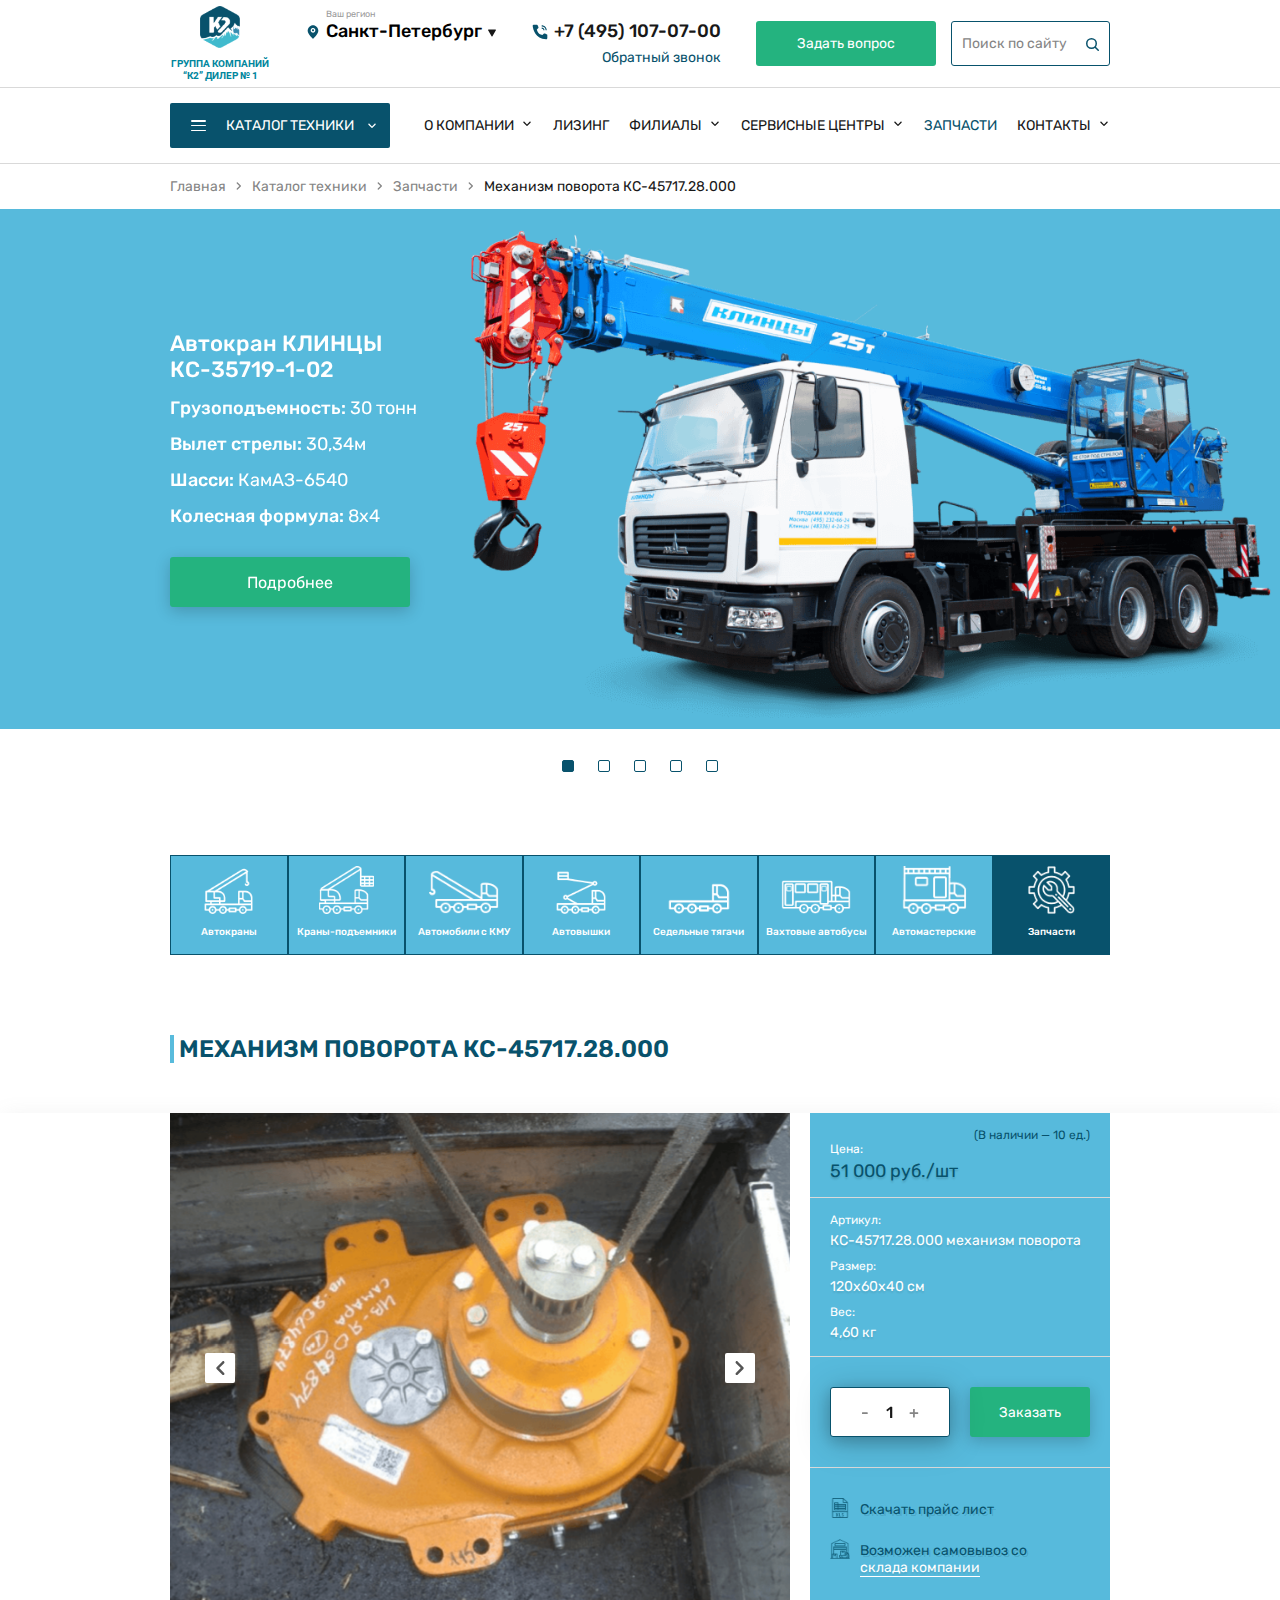
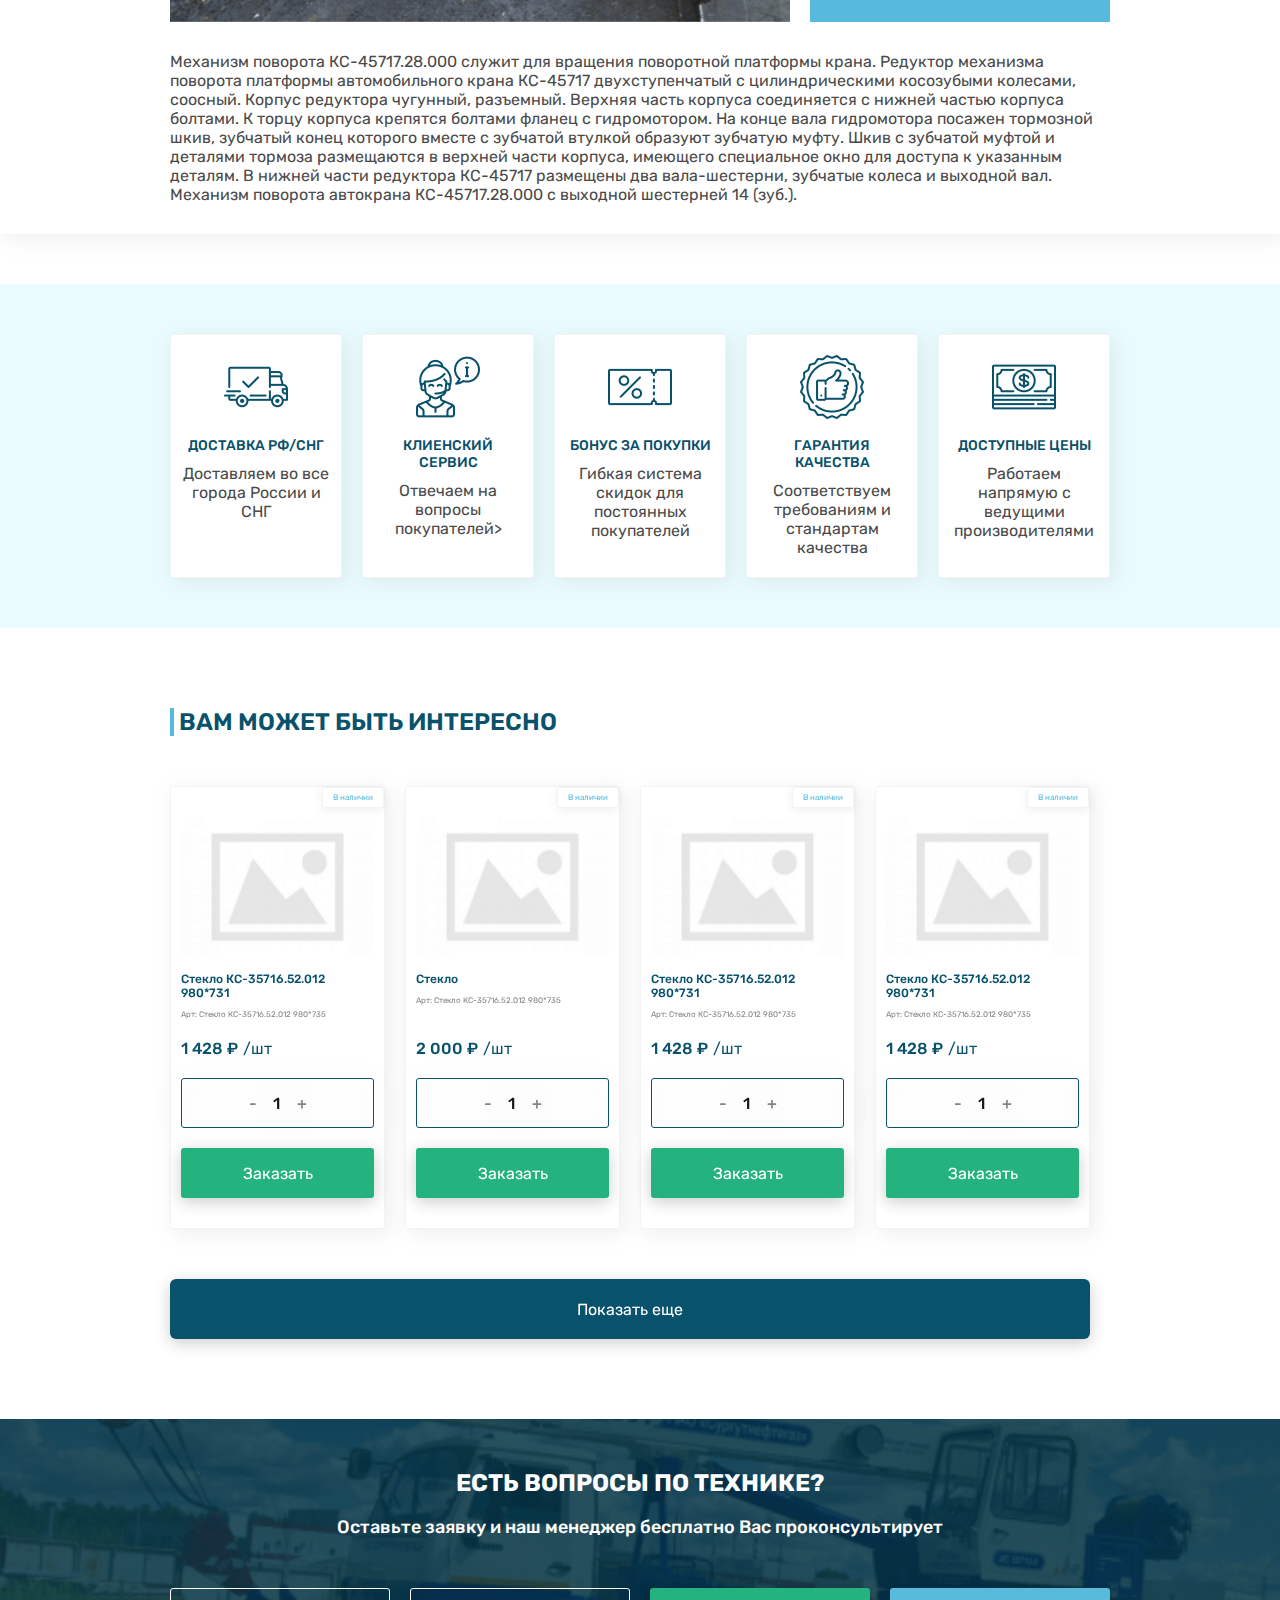
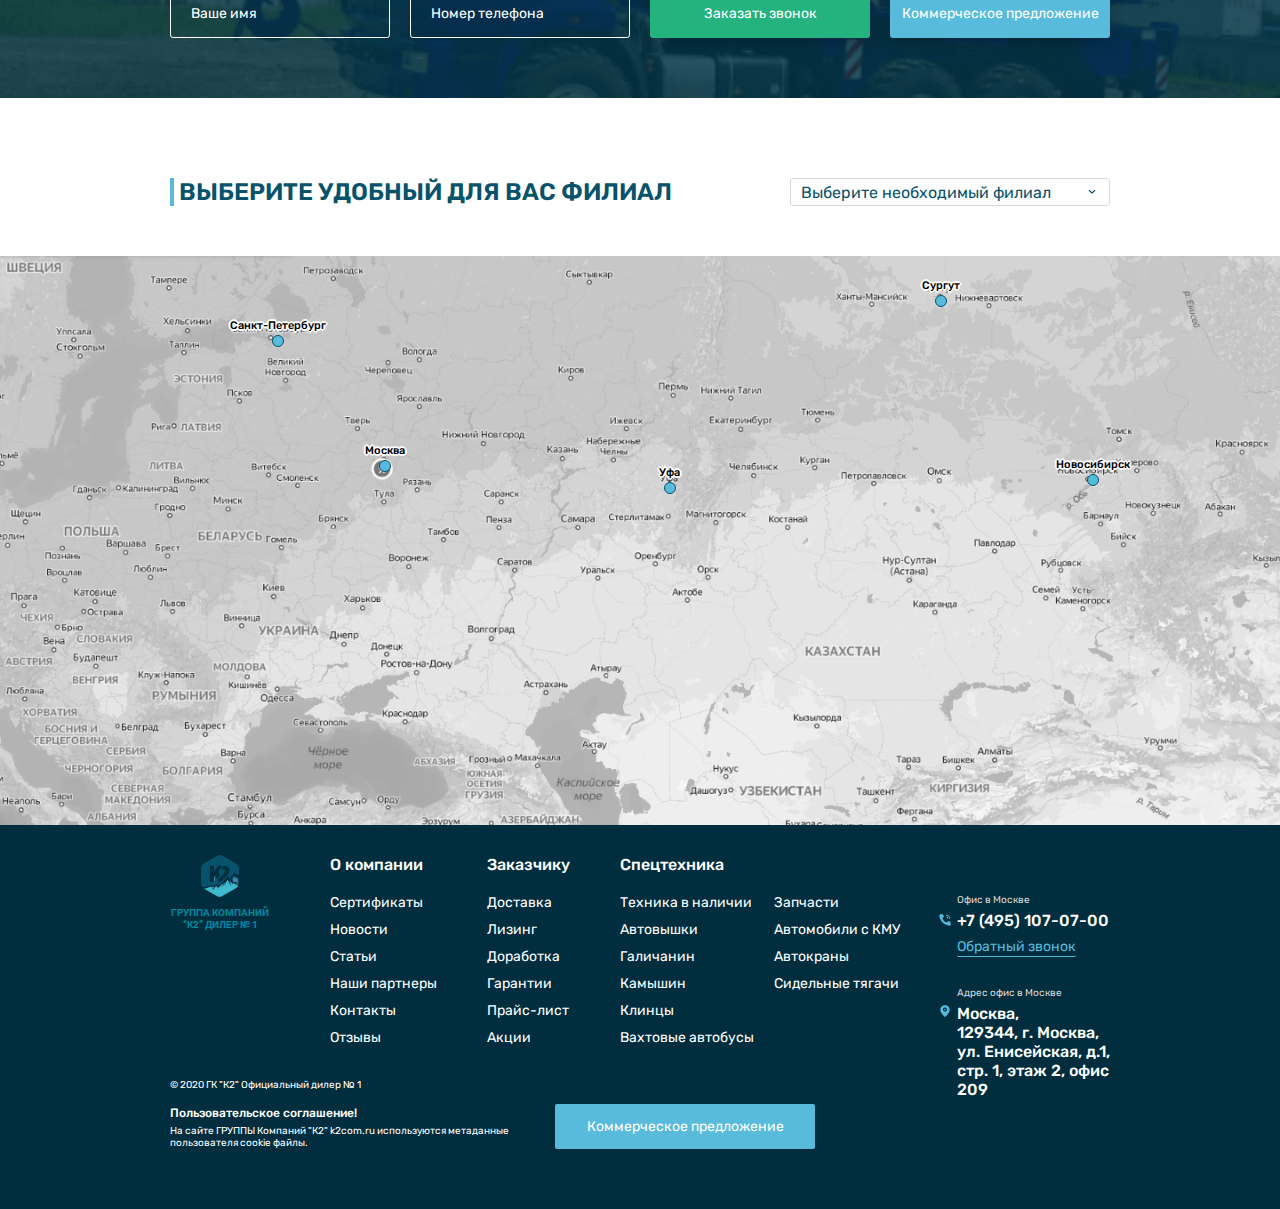
<file: product-page-spares.html>
<!doctype html>
<html lang="ru">
<head>
    <meta charset="UTF-8">
    <meta name="viewport"
          content="width=device-width, initial-scale=1.0">
    <meta http-equiv="X-UA-Compatible" content="ie=edge">
    <title>K2COM - КС-55713-5К-1 «Клинцы» на базе шасси КамАЗ-43118 (6х6)</title>
    <meta name="title" content="K2COM | Продажа грузоподъемной, дорожно-строительной и спецтехники в Москве от Официального дилера!">
    <meta name="description" content="Продажа грузоподъемной, дорожно-строительной и спецтехники в Москве от Официального дилера!">
    <link rel="icon" type="image/png" href="media/logo.png">
    <link rel="stylesheet" href="libraries/swiper/swiper-bundle.min.css">
    <link rel="stylesheet" href="css/reset.css">
    <link rel="stylesheet" href="fonts/fonts.css">
    <link rel="stylesheet" href="css/style.css">
    <link rel="stylesheet" href="css/media.css">
</head>
<body>
<header class="header">
    <div class="header-top">
        <div class="container">
            <div class="header-top__wrap">
                <a href="#" class="header-logo icon-logo">
                    <img src="media/logo.png" alt="Logo">
                    <p>Группа компаний
                        “к2” дилер № 1</p>
                </a>
                <div class="header-reg-phone">
                    <div class="header-region">
                        <span class="header-region__span">Ваш регион</span>
                        <div class="header-region__trigger">
                            <p class="header-region__preview">
                                <svg width="18" height="18" viewBox="0 0 18 18" fill="none" xmlns="http://www.w3.org/2000/svg">
                                    <path d="M9 8.25C9.62132 8.25 10.125 7.74632 10.125 7.125C10.125 6.50368 9.62132 6 9 6C8.37868 6 7.875 6.50368 7.875 7.125C7.875 7.74632 8.37868 8.25 9 8.25Z" fill="#08526C"/>
                                    <path d="M9 1.5C7.41904 1.49992 5.90194 2.12382 4.77843 3.23609C3.65492 4.34837 3.01581 5.85912 3 7.44C3 11.55 8.2875 16.125 8.5125 16.32C8.64835 16.4362 8.82124 16.5 9 16.5C9.17876 16.5 9.35165 16.4362 9.4875 16.32C9.75 16.125 15 11.55 15 7.44C14.9842 5.85912 14.3451 4.34837 13.2216 3.23609C12.0981 2.12382 10.581 1.49992 9 1.5ZM9 9.75C8.48082 9.75 7.97331 9.59605 7.54163 9.30761C7.10995 9.01917 6.7735 8.6092 6.57482 8.12954C6.37614 7.64989 6.32415 7.12209 6.42544 6.61289C6.52672 6.10369 6.77673 5.63596 7.14384 5.26885C7.51096 4.90173 7.97869 4.65173 8.48789 4.55044C8.99709 4.44915 9.52489 4.50114 10.0045 4.69982C10.4842 4.8985 10.8942 5.23495 11.1826 5.66663C11.471 6.09831 11.625 6.60582 11.625 7.125C11.625 7.82119 11.3484 8.48887 10.8562 8.98116C10.3639 9.47344 9.69619 9.75 9 9.75Z" fill="#08526C"/>
                                </svg>
                                <span>Санкт-Петербург</span>
                                <svg width="8" height="8" viewBox="0 0 8 8" fill="#181818" xmlns="http://www.w3.org/2000/svg">
                                    <path d="M4.43301 7.25C4.24056 7.58333 3.75944 7.58333 3.56699 7.25L0.102885 1.25C-0.089565 0.916667 0.150997 0.5 0.535898 0.5L7.4641 0.5C7.849 0.5 8.08956 0.916667 7.89711 1.25L4.43301 7.25Z"/>
                                </svg>
                            </p>
                            <div class="header-region__list">
                                <a href="#">Москва</a>
                                <a href="#">Казань</a>
                                <a href="#">Уфа</a>
                                <a href="#">Новосибирск</a>
                                <a href="#">Красноярск</a>
                                <a href="#">Иваново</a>
                                <a href="#">Алматы (Алма-Ата)</a>
                                <a href="#">Сургут</a>
                                <a href="#">Ставрополь</a>
                                <a href="#">Иркутск</a>
                            </div>
                        </div>
                    </div>
                    <div class="header-phone">
                        <a class="phone-link" href="tel:+74951070700">
                            <svg width="18" height="18" viewBox="0 0 18 18" fill="none" xmlns="http://www.w3.org/2000/svg">
                                <path d="M13.5 7.3125H12.375C12.3746 6.86508 12.1966 6.43612 11.8802 6.11975C11.5639 5.80338 11.1349 5.62545 10.6875 5.625V4.5C11.4331 4.50089 12.148 4.7975 12.6753 5.32475C13.2025 5.852 13.4991 6.56685 13.5 7.3125Z" fill="#08526C"/>
                                <path d="M15.75 7.3125H14.625C14.6238 6.26858 14.2086 5.26775 13.4704 4.52958C12.7323 3.79142 11.7314 3.37619 10.6875 3.375V2.25C12.0297 2.25149 13.3165 2.78534 14.2656 3.73442C15.2147 4.6835 15.7485 5.9703 15.75 7.3125ZM11.4373 12.0836L12.6973 10.8236C12.866 10.6549 13.0804 10.5394 13.3141 10.4914C13.5478 10.4434 13.7904 10.4651 14.0119 10.5536L15.5464 11.1679C15.7726 11.2584 15.9664 11.4146 16.103 11.6163C16.2395 11.818 16.3125 12.056 16.3125 12.2996V15.0902C16.3129 15.256 16.2794 15.4202 16.2142 15.5727C16.1489 15.7252 16.0532 15.8628 15.933 15.977C15.8127 16.0912 15.6704 16.1797 15.5147 16.237C15.3591 16.2943 15.1934 16.3192 15.0278 16.3103C4.27164 15.6409 2.09926 6.53063 1.69595 3.042C1.67641 2.87145 1.69321 2.69869 1.74523 2.5351C1.79725 2.3715 1.88332 2.22077 1.99777 2.09283C2.11222 1.96488 2.25246 1.86261 2.40927 1.79275C2.56608 1.72289 2.73591 1.68702 2.90757 1.6875H5.64864C5.89224 1.68749 6.13025 1.76047 6.33198 1.89703C6.53371 2.03359 6.68989 2.22746 6.78039 2.45363L7.39407 3.98813C7.48264 4.20962 7.50426 4.45224 7.45627 4.68591C7.40827 4.91958 7.29277 5.13403 7.12407 5.30269L5.86407 6.56269C5.86407 6.56269 6.5627 11.4744 11.4373 12.0836Z" fill="#08526C"/>
                            </svg>
                            +7 (495) 107-07-00
                        </a>
                        <button type="button" class="btn" data-modal="modalRequest">Обратный звонок</button>
                    </div>
                </div>
                <div class="header-ask-search">
                    <button type="button" class="btn header__btn-ask" data-modal="modalRequest">Задать вопрос</button>
                    <div class="header-search">
                        <label for="inputSearch" class="visually-hidden">Поиск</label>
                        <input type="text" placeholder="Поиск по сайту" name="search" id="inputSearch">
                        <svg width="16" height="16" viewBox="0 0 16 16" fill="none" xmlns="http://www.w3.org/2000/svg">
                            <path d="M11.25 11.25L14.25 14.25" stroke="#08526C" stroke-width="1.5" stroke-linecap="round" stroke-linejoin="round"/>
                            <path d="M7.5 12.25C10.1234 12.25 12.25 10.1234 12.25 7.5C12.25 4.87665 10.1234 2.75 7.5 2.75C4.87665 2.75 2.75 4.87665 2.75 7.5C2.75 10.1234 4.87665 12.25 7.5 12.25Z" stroke="#08526C" stroke-width="1.5" stroke-linecap="round" stroke-linejoin="round"/>
                        </svg>
                    </div>
                </div>
                <a class="header-phone--mobile" href="tel:+74951070700">
                    <img src="media/icons/headerPhoneIcon.svg" alt="phone Icon">
                </a>
                <div class="header-burger"></div>
            </div>
        </div>
    </div>
    <hr>
    <div class="header-bottom">
        <div class="container">
            <div class="header-bottom__wrap">
                <button type="button" class="btn header__btn-catalogue">
                    <span class="header__btn-catalogue__icon"><span></span></span>
                    <span>Каталог техники</span>
                    <svg width="16" height="16" viewBox="0 0 16 16" fill="none" xmlns="http://www.w3.org/2000/svg">
                        <path d="M7.99999 9.98288C7.9111 9.98288 7.8251 9.96621 7.74199 9.93288C7.65844 9.89954 7.58888 9.8551 7.53333 9.79954L4.46666 6.73288C4.34444 6.61066 4.28333 6.4551 4.28333 6.26621C4.28333 6.07732 4.34444 5.92177 4.46666 5.79954C4.58888 5.67732 4.74444 5.61621 4.93333 5.61621C5.12221 5.61621 5.27777 5.67732 5.39999 5.79954L7.99999 8.39954L10.6 5.79954C10.7222 5.67732 10.8778 5.61621 11.0667 5.61621C11.2555 5.61621 11.4111 5.67732 11.5333 5.79954C11.6555 5.92177 11.7167 6.07732 11.7167 6.26621C11.7167 6.4551 11.6555 6.61066 11.5333 6.73288L8.46666 9.79954C8.39999 9.86621 8.32777 9.91332 8.24999 9.94088C8.17221 9.96888 8.08888 9.98288 7.99999 9.98288Z" fill="white"/>
                    </svg>
                </button>
                <nav class="header-menu">
                    <div class="header-menu__link header-menu__link-dropdown">
                        <p>О компании</p>
                        <div class="header-menu__link-dropdown__list">
                            <a href="#">Новости</a>
                            <a href="#">вакансии</a>
                            <a href="#">сертификаты</a>
                            <a href="#">Отзывы</a>
                            <a href="#">Вопросы и ответы</a>
                            <a href="#">доставка</a>
                        </div>
                    </div>
                    <a href="#" class="header-menu__link">Лизинг</a>
                    <div class="header-menu__link header-menu__link-dropdown">
                        <p>Филиалы</p>
                        <div class="header-menu__link-dropdown__list">
                            <a href="#">Москва</a>
                            <a href="#">Санкт-Петербург</a>
                            <a href="#">Алматы (Алма-Ата)</a>
                            <a href="#">Иваново</a>
                            <a href="#">Красноярск</a>
                        </div>
                    </div>
                    <div class="header-menu__link header-menu__link-dropdown">
                        <p>Сервисные Центры</p>
                        <div class="header-menu__link-dropdown__list">
                            <a href="#">Москва</a>
                            <a href="#">Санкт-Петербург</a>
                            <a href="#">Алматы (Алма-Ата)</a>
                            <a href="#">Иваново</a>
                            <a href="#">Красноярск</a>
                        </div>
                    </div>
                    <a href="#" class="header-menu__link header-menu__link--active">ЗАПЧАСТИ</a>
                    <div class="header-menu__link header-menu__link-dropdown">
                        <p>Контакты</p>
                        <div class="header-menu__link-dropdown__list">
                            <a href="#">Москва</a>
                            <a href="#">Санкт-Петербург</a>
                            <a href="#">Алматы (Алма-Ата)</a>
                            <a href="#">Иваново</a>
                            <a href="#">Красноярск</a>
                        </div>
                    </div>
                </nav>
                <button type="button" class="btn header__btn-ask" data-modal="modalRequest">Задать вопрос</button>
                <div class="header-search">
                    <label for="inputSearchBottom" class="visually-hidden">Поиск</label>
                    <input type="text" placeholder="Поиск по сайту" name="search" id="inputSearchBottom">
                    <svg width="16" height="16" viewBox="0 0 16 16" fill="none" xmlns="http://www.w3.org/2000/svg">
                        <path d="M11.25 11.25L14.25 14.25" stroke="#08526C" stroke-width="1.5" stroke-linecap="round" stroke-linejoin="round"/>
                        <path d="M7.5 12.25C10.1234 12.25 12.25 10.1234 12.25 7.5C12.25 4.87665 10.1234 2.75 7.5 2.75C4.87665 2.75 2.75 4.87665 2.75 7.5C2.75 10.1234 4.87665 12.25 7.5 12.25Z" stroke="#08526C" stroke-width="1.5" stroke-linecap="round" stroke-linejoin="round"/>
                    </svg>
                </div>
            </div>
        </div>
    </div>
    <hr>
    <div class="header-burger__wrap">
        <div class="container">
            <div class="header-search">
                <label for="inputSearchBurger" class="visually-hidden">Поиск</label>
                <input type="text" placeholder="Поиск по сайту" name="search" id="inputSearchBurger">
                <svg width="16" height="16" viewBox="0 0 16 16" fill="none" xmlns="http://www.w3.org/2000/svg">
                    <path d="M11.25 11.25L14.25 14.25" stroke="#08526C" stroke-width="1.5" stroke-linecap="round" stroke-linejoin="round"/>
                    <path d="M7.5 12.25C10.1234 12.25 12.25 10.1234 12.25 7.5C12.25 4.87665 10.1234 2.75 7.5 2.75C4.87665 2.75 2.75 4.87665 2.75 7.5C2.75 10.1234 4.87665 12.25 7.5 12.25Z" stroke="#08526C" stroke-width="1.5" stroke-linecap="round" stroke-linejoin="round"/>
                </svg>
            </div>
            <nav class="header-menu">
                <div class="header-menu__link header-menu__link-collapse">
                    <p>О компании</p>
                    <div class="header-menu__link-collapse__list">
                        <a href="#">Новости</a>
                        <a href="#">вакансии</a>
                        <a href="#">сертификаты</a>
                        <a href="#">Отзывы</a>
                        <a href="#">Вопросы и ответы</a>
                        <a href="#">доставка</a>
                    </div>
                </div>
                <a href="#" class="header-menu__link">Лизинг</a>
                <div class="header-menu__link header-menu__link-collapse">
                    <p>Филиалы</p>
                    <div class="header-menu__link-collapse__list">
                        <a href="#">Москва</a>
                        <a href="#">Санкт-Петербург</a>
                        <a href="#">Алматы (Алма-Ата)</a>
                        <a href="#">Иваново</a>
                        <a href="#">Красноярск</a>
                    </div>
                </div>
                <div class="header-menu__link header-menu__link-collapse">
                    <p>Сервисные Центры</p>
                    <div class="header-menu__link-collapse__list">
                        <a href="#">Москва</a>
                        <a href="#">Санкт-Петербург</a>
                        <a href="#">Алматы (Алма-Ата)</a>
                        <a href="#">Иваново</a>
                        <a href="#">Красноярск</a>
                    </div>
                </div>
                <a href="#" class="header-menu__link header-menu__link--active">ЗАПЧАСТИ</a>
                <div class="header-menu__link header-menu__link-collapse">
                    <p>Контакты</p>
                    <div class="header-menu__link-collapse__list">
                        <a href="#">Москва</a>
                        <a href="#">Санкт-Петербург</a>
                        <a href="#">Алматы (Алма-Ата)</a>
                        <a href="#">Иваново</a>
                        <a href="#">Красноярск</a>
                    </div>
                </div>
            </nav>
            <button type="button" class="btn header__btn-ask" data-modal="modalRequest">Задать вопрос</button>
            <div class="header-phone">
                <a class="phone-link" href="tel:+74951070700">
                    <svg width="18" height="18" viewBox="0 0 18 18" fill="none" xmlns="http://www.w3.org/2000/svg">
                        <path d="M13.5 7.3125H12.375C12.3746 6.86508 12.1966 6.43612 11.8802 6.11975C11.5639 5.80338 11.1349 5.62545 10.6875 5.625V4.5C11.4331 4.50089 12.148 4.7975 12.6753 5.32475C13.2025 5.852 13.4991 6.56685 13.5 7.3125Z" fill="#08526C"/>
                        <path d="M15.75 7.3125H14.625C14.6238 6.26858 14.2086 5.26775 13.4704 4.52958C12.7323 3.79142 11.7314 3.37619 10.6875 3.375V2.25C12.0297 2.25149 13.3165 2.78534 14.2656 3.73442C15.2147 4.6835 15.7485 5.9703 15.75 7.3125ZM11.4373 12.0836L12.6973 10.8236C12.866 10.6549 13.0804 10.5394 13.3141 10.4914C13.5478 10.4434 13.7904 10.4651 14.0119 10.5536L15.5464 11.1679C15.7726 11.2584 15.9664 11.4146 16.103 11.6163C16.2395 11.818 16.3125 12.056 16.3125 12.2996V15.0902C16.3129 15.256 16.2794 15.4202 16.2142 15.5727C16.1489 15.7252 16.0532 15.8628 15.933 15.977C15.8127 16.0912 15.6704 16.1797 15.5147 16.237C15.3591 16.2943 15.1934 16.3192 15.0278 16.3103C4.27164 15.6409 2.09926 6.53063 1.69595 3.042C1.67641 2.87145 1.69321 2.69869 1.74523 2.5351C1.79725 2.3715 1.88332 2.22077 1.99777 2.09283C2.11222 1.96488 2.25246 1.86261 2.40927 1.79275C2.56608 1.72289 2.73591 1.68702 2.90757 1.6875H5.64864C5.89224 1.68749 6.13025 1.76047 6.33198 1.89703C6.53371 2.03359 6.68989 2.22746 6.78039 2.45363L7.39407 3.98813C7.48264 4.20962 7.50426 4.45224 7.45627 4.68591C7.40827 4.91958 7.29277 5.13403 7.12407 5.30269L5.86407 6.56269C5.86407 6.56269 6.5627 11.4744 11.4373 12.0836Z" fill="#08526C"/>
                    </svg>
                    +7 (495) 107-07-00
                </a>
                <button type="button" class="btn" data-modal="modalRequest">Обратный звонок</button>
            </div>
            <div class="header-region">
                <span class="header-region__span">Ваш регион</span>
                <div class="header-region__trigger">
                    <p class="header-region__preview">
                        <svg width="18" height="18" viewBox="0 0 18 18" fill="none" xmlns="http://www.w3.org/2000/svg">
                            <path d="M9 8.25C9.62132 8.25 10.125 7.74632 10.125 7.125C10.125 6.50368 9.62132 6 9 6C8.37868 6 7.875 6.50368 7.875 7.125C7.875 7.74632 8.37868 8.25 9 8.25Z" fill="#08526C"/>
                            <path d="M9 1.5C7.41904 1.49992 5.90194 2.12382 4.77843 3.23609C3.65492 4.34837 3.01581 5.85912 3 7.44C3 11.55 8.2875 16.125 8.5125 16.32C8.64835 16.4362 8.82124 16.5 9 16.5C9.17876 16.5 9.35165 16.4362 9.4875 16.32C9.75 16.125 15 11.55 15 7.44C14.9842 5.85912 14.3451 4.34837 13.2216 3.23609C12.0981 2.12382 10.581 1.49992 9 1.5ZM9 9.75C8.48082 9.75 7.97331 9.59605 7.54163 9.30761C7.10995 9.01917 6.7735 8.6092 6.57482 8.12954C6.37614 7.64989 6.32415 7.12209 6.42544 6.61289C6.52672 6.10369 6.77673 5.63596 7.14384 5.26885C7.51096 4.90173 7.97869 4.65173 8.48789 4.55044C8.99709 4.44915 9.52489 4.50114 10.0045 4.69982C10.4842 4.8985 10.8942 5.23495 11.1826 5.66663C11.471 6.09831 11.625 6.60582 11.625 7.125C11.625 7.82119 11.3484 8.48887 10.8562 8.98116C10.3639 9.47344 9.69619 9.75 9 9.75Z" fill="#08526C"/>
                        </svg>
                        <span>Санкт-Петербург</span>
                        <svg width="8" height="8" viewBox="0 0 8 8" fill="#181818" xmlns="http://www.w3.org/2000/svg">
                            <path d="M4.43301 7.25C4.24056 7.58333 3.75944 7.58333 3.56699 7.25L0.102885 1.25C-0.089565 0.916667 0.150997 0.5 0.535898 0.5L7.4641 0.5C7.849 0.5 8.08956 0.916667 7.89711 1.25L4.43301 7.25Z"/>
                        </svg>
                    </p>
                    <div class="header-region__list">
                        <a href="#">Москва</a>
                        <a href="#">Казань</a>
                        <a href="#">Уфа</a>
                        <a href="#">Новосибирск</a>
                        <a href="#">Красноярск</a>
                        <a href="#">Иваново</a>
                        <a href="#">Алматы (Алма-Ата)</a>
                        <a href="#">Сургут</a>
                        <a href="#">Ставрополь</a>
                        <a href="#">Иркутск</a>
                    </div>
                </div>
            </div>
        </div>
    </div>
</header>
<div class="header-mobile-spacer"></div>

<div class="header-catalogue">
    <div class="container">
        <div class="header-catalogue__wrap">
            <div class="header-catalogue__sidebar">
                <div class="header-catalogue__sidebar-wrap">
                    <div class="header-catalogue__sidebar-item">
                        <button type="button" class="header-catalogue__sidebar-btn">Автокраны</button>
                        <div class="header-catalogue__cat">
                            <div class="header-catalogue__item header-catalogue__item-images">
                                <p>Марка:</p>
                                <div class="header-catalogue__item-wrap">
                                    <a href="#">
                                        <img src="media/headerCatalogue/headerCatalogueKamishin.png" alt="Камышин">
                                        <span>Камышин</span>
                                    </a>
                                    <a href="#">
                                        <img src="media/headerCatalogue/headerCatalogueGalichanin.png" alt="Галичанин">
                                        <span>Галичанин</span>
                                    </a>
                                    <a href="#">
                                        <img src="media/headerCatalogue/headerCatalogueKlincy.png" alt="Клинцы">
                                        <span>Клинцы</span>
                                    </a>
                                    <a href="#">
                                        <img src="media/headerCatalogue/headerCataloguePalSany.png" alt="Palfinger & Sany">
                                        <span>SANY</span>
                                    </a>
                                </div>
                            </div>
                            <div class="header-catalogue__item header-catalogue__item-capacity">
                                <p>Грузоподъемность (т.):</p>
                                <div class="header-catalogue__item-wrap">
                                    <a href="#">Автокраны 16 т.</a>
                                    <a href="#">Автокраны 20 т.</a>
                                    <a href="#">Автокраны 25 т.</a>
                                    <a href="#">Автокраны 27 т.</a>
                                    <a href="#">Автокраны 32 т.</a>
                                    <a href="#">Автокраны 35 т.</a>
                                    <a href="#">Автокраны 36 т.</a>
                                    <a href="#">Автокраны 40 т.</a>
                                    <a href="#">Автокраны 50 т.</a>
                                    <a href="#">Автокраны 55 т.</a>
                                    <a href="#">Автокраны 60 т.</a>
                                    <a href="#">Автокраны 70 т.</a>
                                    <a href="#">Автокраны 75 т.</a>
                                    <a href="#">Автокраны 80 т.</a>
                                    <a href="#">Автокраны 100 т.</a>
                                    <a href="#">Автокраны 120 т.</a>
                                </div>
                            </div>
                            <div class="header-catalogue__item header-catalogue__item-arrow">
                                <p>Длина стрелы (м.):</p>
                                <div class="header-catalogue__item-wrap">
                                    <a href="#">19,0 м</a>
                                    <a href="#">21,0 м</a>
                                    <a href="#">21,7 м</a>
                                    <a href="#">23,0 м</a>
                                    <a href="#">23,7 м</a>
                                    <a href="#">24,0 м</a>
                                    <a href="#">30,2 м</a>
                                    <a href="#">30,34 м</a>
                                    <a href="#">30,7 м</a>
                                    <a href="#">31,0 м</a>
                                    <a href="#">32,0 м</a>
                                    <a href="#">33,0 м</a>
                                    <a href="#">33,2 м</a>
                                    <a href="#">34,1 м</a>
                                    <a href="#">35,0 м</a>
                                    <a href="#">40,0 м</a>
                                    <a href="#">40,51 м</a>
                                    <a href="#">42,0 м</a>
                                    <a href="#">43,5 м</a>
                                    <a href="#">45,5 м</a>
                                    <a href="#">47,0 м</a>
                                    <a href="#">49,0 м</a>
                                    <a href="#">51,0 м</a>
                                    <a href="#">52,0 м</a>
                                    <a href="#">60,0 м</a>
                                </div>
                            </div>
                            <div class="header-catalogue__item header-catalogue__item-chassis">
                                <p>Шасси:</p>
                                <div class="header-catalogue__item-wrap">
                                    <a href="#">КамАЗ-43118</a>
                                    <a href="#">КамАЗ-65115</a>
                                    <a href="#">Урал-4320</a>
                                    <a href="#">МАЗ-6312</a>
                                    <a href="#">МАЗ-6312</a>
                                    <a href="#">КамАЗ-6540</a>
                                    <a href="#">БАЗ-690902</a>
                                </div>
                            </div>
                            <a href="#" class="btn btn-more header-catalogue__cat-link">
                                <svg width="13" height="13" viewBox="0 0 13 13" fill="none" xmlns="http://www.w3.org/2000/svg">
                                    <rect width="3" height="3" rx="1" fill="white"/>
                                    <rect y="5" width="3" height="3" rx="1" fill="white"/>
                                    <rect y="10" width="3" height="3" rx="1" fill="white"/>
                                    <rect x="5" width="3" height="3" rx="1" fill="white"/>
                                    <rect x="5" y="5" width="3" height="3" rx="1" fill="white"/>
                                    <rect x="5" y="10" width="3" height="3" rx="1" fill="white"/>
                                    <rect x="10" width="3" height="3" rx="1" fill="white"/>
                                    <rect x="10" y="5" width="3" height="3" rx="1" fill="white"/>
                                    <rect x="10" y="10" width="3" height="3" rx="1" fill="white"/>
                                </svg>
                                КАТАЛОГ АВТОКРАНОВ
                            </a>
                        </div>
                    </div>
                    <div class="header-catalogue__sidebar-item">
                        <button type="button" class="header-catalogue__sidebar-btn">Краны-подъемники</button>
                    </div>
                    <div class="header-catalogue__sidebar-item">
                        <button type="button" class="header-catalogue__sidebar-btn">Автомобили с КМУ</button>
                    </div>
                    <div class="header-catalogue__sidebar-item">
                        <button type="button" class="header-catalogue__sidebar-btn">Автовышки</button>
                    </div>
                    <div class="header-catalogue__sidebar-item">
                        <button type="button" class="header-catalogue__sidebar-btn">Седельные тягачи</button>
                    </div>
                    <div class="header-catalogue__sidebar-item">
                        <button type="button" class="header-catalogue__sidebar-btn">Вахтовые автобусы</button>
                    </div>
                    <div class="header-catalogue__sidebar-item">
                        <button type="button" class="header-catalogue__sidebar-btn">Автомастерские</button>
                    </div>
                    <div class="header-catalogue__sidebar-item">
                        <button type="button" class="header-catalogue__sidebar-btn">Запчаcти</button>
                        <div class="header-catalogue__cat header-catalogue__cat-spares">
                            <a href="#" class="header-catalogue__link">Опорно-поворотные устройства</a>
                            <a href="#" class="header-catalogue__link">Механизмы поворота</a>
                            <a href="#" class="header-catalogue__link">Электрооборудование</a>
                            <a href="#" class="header-catalogue__link">Кабины крановщика</a>
                            <a href="#" class="header-catalogue__link">Приборы безопасности</a>
                            <a href="#" class="header-catalogue__link">Грузовые лебедки</a>
                            <a href="#" class="header-catalogue__link">Гидроцилиндры</a>
                            <a href="#" class="header-catalogue__link">Стрелы</a>
                            <a href="#" class="header-catalogue__link">Ремкомплекты</a>
                            <a href="#" class="header-catalogue__link">Дополнительное оборудование</a>
                            <a href="#" class="header-catalogue__link">Гидрооборудование</a>
                            <a href="#" class="header-catalogue__link">Металлоконструкции</a>
                            <a href="#" class="header-catalogue__link">Гидромоторы-гидронасосы</a>
                            <a href="#" class="btn btn-more header-catalogue__cat-link">
                                <svg width="15" height="15" viewBox="0 0 15 15" fill="none" xmlns="http://www.w3.org/2000/svg" xmlns:xlink="http://www.w3.org/1999/xlink">
                                    <rect width="15" height="15" fill="url(#pattern0)"/>
                                    <defs>
                                        <pattern id="pattern0" patternContentUnits="objectBoundingBox" width="1" height="1">
                                            <use xlink:href="#image0_372_5002" transform="scale(0.00195312)"/>
                                        </pattern>
                                        <image id="image0_372_5002" width="512" height="512" xlink:href="[data-uri]"/>
                                    </defs>
                                </svg>
                                КАТАЛОГ АВТОЗАПЧАСТЕЙ
                            </a>
                        </div>
                    </div>
                </div>
            </div>
            <div class="header-catalogue__content"></div>
        </div>
    </div>
</div>

<div class="breadcrumbs">
    <div class="breadcrumbs__container container">
        <ul>
            <li class="breadcrumbs__item"><a href="#">Главная</a></li>
            <li class="breadcrumbs__item"><a href="#">Каталог техники</a></li>
            <li class="breadcrumbs__item"><a href="#">Запчасти</a></li>
            <li class="breadcrumbs__item breadcrumbs__item--active"><a href="#">Механизм поворота КС-45717.28.000</a></li>
        </ul>
    </div>
</div>

<section class="slider-banner">
    <div class="swiper slider-banner__swiper">
        <div class="swiper-wrapper">
            <div class="swiper-slide">
                <div class="slider-banner__slide-content">
                    <div class="container">
                        <div class="slider-banner__slide-body">
                            <h3>Автокран КЛИНЦЫ КС-35719-1-02</h3>
                            <div class="slider-banner__slide-body-text">
                                <p>Грузоподъемность: <span>30 тонн</span></p>
                                <p>Вылет стрелы: <span>30,34м</span></p>
                                <p>Шасси: <span>КамАЗ-6540</span></p>
                                <p>Колесная формула: <span>8х4</span></p>
                            </div>
                            <a href="#" class="btn btn-more">Подробнее</a>
                        </div>
                    </div>
                </div>
                <div class="slider-banner__slide-image">
                    <img src="media/examples/crane-example.png" alt="Автокран КЛИНЦЫ КС-35719-1-02">
                </div>
            </div>
            <div class="swiper-slide">
                <div class="slider-banner__slide-content">
                    <div class="container">
                        <div class="slider-banner__slide-body">
                            <h3>Автокран КЛИНЦЫ КС-35719-1-02</h3>
                            <div class="slider-banner__slide-body-text">
                                <p>Грузоподъемность: <span>30 тонн</span></p>
                                <p>Вылет стрелы: <span>30,34м</span></p>
                                <p>Шасси: <span>КамАЗ-6540</span></p>
                                <p>Колесная формула: <span>8х4</span></p>
                            </div>
                            <a href="#" class="btn btn-more">Подробнее</a>
                        </div>
                    </div>
                </div>
                <div class="slider-banner__slide-image">
                    <img src="media/examples/crane-example.png" alt="Автокран КЛИНЦЫ КС-35719-1-02">
                </div>
            </div>
            <div class="swiper-slide">
                <div class="slider-banner__slide-content">
                    <div class="container">
                        <div class="slider-banner__slide-body">
                            <h3>Автокран КЛИНЦЫ КС-35719-1-02</h3>
                            <div class="slider-banner__slide-body-text">
                                <p>Грузоподъемность: <span>30 тонн</span></p>
                                <p>Вылет стрелы: <span>30,34м</span></p>
                                <p>Шасси: <span>КамАЗ-6540</span></p>
                                <p>Колесная формула: <span>8х4</span></p>
                            </div>
                            <a href="#" class="btn btn-more">Подробнее</a>
                        </div>
                    </div>
                </div>
                <div class="slider-banner__slide-image">
                    <img src="media/examples/crane-example.png" alt="Автокран КЛИНЦЫ КС-35719-1-02">
                </div>
            </div>
            <div class="swiper-slide">
                <div class="slider-banner__slide-content">
                    <div class="container">
                        <div class="slider-banner__slide-body">
                            <h3>Автокран КЛИНЦЫ КС-35719-1-02</h3>
                            <div class="slider-banner__slide-body-text">
                                <p>Грузоподъемность: <span>30 тонн</span></p>
                                <p>Вылет стрелы: <span>30,34м</span></p>
                                <p>Шасси: <span>КамАЗ-6540</span></p>
                                <p>Колесная формула: <span>8х4</span></p>
                            </div>
                            <a href="#" class="btn btn-more">Подробнее</a>
                        </div>
                    </div>
                </div>
                <div class="slider-banner__slide-image">
                    <img src="media/examples/crane-example.png" alt="Автокран КЛИНЦЫ КС-35719-1-02">
                </div>
            </div>
            <div class="swiper-slide">
                <div class="slider-banner__slide-content">
                    <div class="container">
                        <div class="slider-banner__slide-body">
                            <h3>Автокран КЛИНЦЫ КС-35719-1-02</h3>
                            <div class="slider-banner__slide-body-text">
                                <p>Грузоподъемность: <span>30 тонн</span></p>
                                <p>Вылет стрелы: <span>30,34м</span></p>
                                <p>Шасси: <span>КамАЗ-6540</span></p>
                                <p>Колесная формула: <span>8х4</span></p>
                            </div>
                            <a href="#" class="btn btn-more">Подробнее</a>
                        </div>
                    </div>
                </div>
                <div class="slider-banner__slide-image">
                    <img src="media/examples/crane-example.png" alt="Автокран КЛИНЦЫ КС-35719-1-02">
                </div>
            </div>
        </div>
    </div>
    <div class="swiper-pagination"></div>
</section>

<div class="catalogue-list section-spacing">
    <div class="catalogue-list__container container">
        <a href="#" class="catalogue-list__item">
            <img src="media/categoriesListIcons/crane1.png" alt="Автокраны">
            <p>Автокраны</p>
        </a>
        <a href="#" class="catalogue-list__item">
            <img src="media/categoriesListIcons/crane2.png" alt="Краны-подъемники">
            <p>Краны-подъемники</p>
        </a>
        <a href="#" class="catalogue-list__item">
            <img src="media/categoriesListIcons/crane3.png" alt="Автомобили с КМУ">
            <p>Автомобили с КМУ</p>
        </a>
        <a href="#" class="catalogue-list__item">
            <img src="media/categoriesListIcons/crane4.png" alt="Автовышки">
            <p>Автовышки</p>
        </a>
        <a href="#" class="catalogue-list__item">
            <img src="media/categoriesListIcons/crane5.png" alt="Седельные тягачи">
            <p>Седельные тягачи</p>
        </a>
        <a href="#" class="catalogue-list__item">
            <img src="media/categoriesListIcons/crane6.png" alt="Вахтовые автобусы">
            <p>Вахтовые автобусы</p>
        </a>
        <a href="#" class="catalogue-list__item">
            <img src="media/categoriesListIcons/crane7.png" alt="Автомастерские">
            <p>Автомастерские</p>
        </a>
        <a href="#" class="catalogue-list__item catalogue-list__item--active">
            <img src="media/categoriesListIcons/crane8.png" alt="Запчасти">
            <p>Запчасти</p>
        </a>
    </div>
</div>

<section class="product product--one-slider" data-order="parent">
    <div class="container">
        <h2 class="section-title" data-order="title">МЕХАНИЗМ ПОВОРОТА КС-45717.28.000</h2>
    </div>
    <div class="product--one-slider__wrap">
        <div class="container">
            <div class="product__wrap">
                <div class="product__slider">
                    <div class="product__slider-one-slider">
                        <div class="swiper">
                            <div class="swiper-wrapper">
                                <div class="swiper-slide">
                                    <img src="media/examples/exampe-spares-product.png" alt="МЕХАНИЗМ ПОВОРОТА КС-45717.28.000"/>
                                </div>
                                <div class="swiper-slide">
                                    <img src="media/examples/exampe-spares-product.png" alt="МЕХАНИЗМ ПОВОРОТА КС-45717.28.000"/>
                                </div>
                                <div class="swiper-slide">
                                    <img src="media/examples/exampe-spares-product.png" alt="МЕХАНИЗМ ПОВОРОТА КС-45717.28.000"/>
                                </div>
                                <div class="swiper-slide">
                                    <img src="media/examples/exampe-spares-product.png" alt="МЕХАНИЗМ ПОВОРОТА КС-45717.28.000"/>
                                </div>
                            </div>
                        </div>
                        <div class="swiper-button-next product__slider-one-slider__btn-nav">
                            <svg width="30" height="30" viewBox="0 0 30 30" fill="#555555" xmlns="http://www.w3.org/2000/svg">
                                <path d="M18.7188 15C18.7188 15.1667 18.6875 15.3279 18.625 15.4838C18.5625 15.6404 18.4792 15.7708 18.375 15.875L12.625 21.625C12.3958 21.8542 12.1042 21.9688 11.75 21.9688C11.3958 21.9688 11.1042 21.8542 10.875 21.625C10.6458 21.3958 10.5312 21.1042 10.5312 20.75C10.5312 20.3958 10.6458 20.1042 10.875 19.875L15.75 15L10.875 10.125C10.6458 9.89583 10.5312 9.60417 10.5312 9.25C10.5312 8.89583 10.6458 8.60417 10.875 8.375C11.1042 8.14583 11.3958 8.03125 11.75 8.03125C12.1042 8.03125 12.3958 8.14583 12.625 8.375L18.375 14.125C18.5 14.25 18.5883 14.3854 18.64 14.5312C18.6925 14.6771 18.7188 14.8333 18.7188 15Z"/>
                            </svg>
                        </div>
                        <div class="swiper-button-prev product__slider-one-slider__btn-nav">
                            <svg width="30" height="30" viewBox="0 0 30 30" fill="#555555" xmlns="http://www.w3.org/2000/svg">
                                <path d="M11.2812 15C11.2812 15.1667 11.3125 15.3279 11.375 15.4838C11.4375 15.6404 11.5208 15.7708 11.625 15.875L17.375 21.625C17.6042 21.8542 17.8958 21.9688 18.25 21.9688C18.6042 21.9688 18.8958 21.8542 19.125 21.625C19.3542 21.3958 19.4688 21.1042 19.4688 20.75C19.4688 20.3958 19.3542 20.1042 19.125 19.875L14.25 15L19.125 10.125C19.3542 9.89583 19.4688 9.60417 19.4688 9.25C19.4688 8.89583 19.3542 8.60417 19.125 8.375C18.8958 8.14583 18.6042 8.03125 18.25 8.03125C17.8958 8.03125 17.6042 8.14583 17.375 8.375L11.625 14.125C11.5 14.25 11.4117 14.3854 11.36 14.5313C11.3075 14.6771 11.2812 14.8333 11.2812 15V15Z" />
                            </svg>
                        </div>
                    </div>
                </div>
                <div class="product__info">
                    <p class="product__info-quantity product__info-item">(В наличии — 10 ед.)</p>
                    <div class="product__info-top product__info-item">
                        <p>Цена:</p>
                        <h6><span data-order="price">51 000</span> руб./шт</h6>
                    </div>
                    <div class="product__info-main product__info-item">
                        <div class="product__info-main__item">
                            <p>Артикул:</p>
                            <h6>КС-45717.28.000 механизм поворота</h6>
                        </div>
                        <div class="product__info-main__item">
                            <p>Размер:</p>
                            <h6>120x60x40 см</h6>
                        </div>
                        <div class="product__info-main__item">
                            <p>Вес:</p>
                            <h6>4,60 кг</h6>
                        </div>
                    </div>
                    <form action="#" class="product__info-buttons product__info-item">
                        <div class="custom-counter">
                            <button type="button" class="btn custom-counter__decrease">-</button>
                            <input class="visually-hidden" value="1" type="text" name="product-quantity" readonly>
                            <p class="custom-counter__preview" data-order="quantity">1</p>
                            <button type="button" class="btn custom-counter__increase">+</button>
                        </div>
                        <button type="submit" class="btn btn-more product__info-buttons__btn-cart" data-modal="modalOrder">Заказать</button>
                    </form>
                    <div class="product__info-bottom product__info-item">
                        <a href="#">
                            <img src="media/icons/xlsIcon.png" alt="XLS Icon">
                            <span>Скачать прайс лист</span>
                        </a>
                        <p>
                            <img src="media/icons/warehouseIcon.png" alt="Warehouse Icon">
                            <span>
                        Возможен самовывоз со
                        <a href="#">склада компании</a>
                    </span>
                        </p>
                    </div>
                </div>
            </div>
            <p class="product__desc">
                Механизм поворота КС-45717.28.000 служит для вращения поворотной платформы крана. Редуктор механизма поворота платформы автомобильного крана КС-45717 двухступенчатый с цилиндрическими косозубыми колесами, соосный. Корпус редуктора чугунный, разъемный. Верхняя часть корпуса соединяется с нижней частью корпуса болтами. К торцу корпуса крепятся болтами фланец с гидромотором. На конце вала гидромотора посажен тормозной шкив, зубчатый конец которого вместе с зубчатой втулкой образуют зубчатую муфту. Шкив с зубчатой муфтой и деталями тормоза размещаются в верхней части корпуса, имеющего специальное окно для доступа к указанным деталям. В нижней части редуктора КС-45717 размещены два вала-шестерни, зубчатые колеса и выходной вал. Механизм поворота автокрана КС-45717.28.000 с выходной шестерней 14 (зуб.).
            </p>
        </div>
    </div>
</section>

<div class="benefits">
    <div class="container">
        <div class="benefits__row section-row">
            <div class="section-col-md-2 section-col-sm-4">
                <div class="benefits__item">
                    <img src="media/icons/benefitsShipIcon.png" alt="Ship">
                    <h5>ДОСТАВКА РФ/СНГ</h5>
                    <p>Доставляем во все
                        города России и СНГ</p>
                </div>
            </div>
            <div class="section-col-md-2 section-col-sm-4">
                <div class="benefits__item">
                    <img src="media/icons/benefitsServicesIcon.png" alt="Service">
                    <h5>КЛИЕНСКИЙ СЕРВИС</h5>
                    <p>Отвечаем на вопросы покупателей></p>
                </div>
            </div>
            <div class="section-col-md-2 section-col-sm-4">
                <div class="benefits__item">
                    <img src="media/icons/benefitsCouponIcon.png" alt="Coupon">
                    <h5>БОНУС ЗА ПОКУПКИ</h5>
                    <p>Гибкая система скидок для постоянных покупателей</p>
                </div>
            </div>
            <div class="section-col-md-2 section-col-sm-4">
                <div class="benefits__item">
                    <img src="media/icons/benefitsRecomIcon.png" alt="Recommended">
                    <h5>ГАРАНТИЯ КАЧЕСТВА</h5>
                    <p>Соответствуем требованиям и стандартам качества</p>
                </div>
            </div>
            <div class="section-col-md-2 section-col-sm-4">
                <div class="benefits__item">
                    <img src="media/icons/benefitsMoneyIcon.png" alt="Money">
                    <h5>ДОСТУПНЫЕ ЦЕНЫ</h5>
                    <p>Работаем напрямую с ведущими производителями</p>
                </div>
            </div>
        </div>
    </div>
</div>

<section class="special-offers">
    <div class="container">
        <h2 class="section-title">Вам может быть интересно</h2>
        <div class="section-spacing__swiper">
            <div class="section-row section-row--small-cards swiper-wrapper">
                <div class="section-col-md-3 section-col-sm-4 swiper-slide">
                    <div class="small-card">
                        <p class="small-card__status">В наличии</p>
                        <div class="small-card__image">
                            <img src="media/examples/smallCardNoImg.png" alt="Фото недоступно">
                        </div>
                        <div class="small-card__body" data-order="parent">
                            <div class="small-card__info">
                                <div>
                                    <h6 class="small-card__title" data-order="title">Стекло КС-35716.52.012 980*731</h6>
                                    <p class="small-card__desc" data-order="desc">Арт: Стекло КС-35716.52.012 980*735</p>
                                </div>
                                <div class="small-card__price">
                                    <h6><span data-order="price">1 428</span> ₽</h6>
                                    <p>/шт</p>
                                </div>
                            </div>
                            <form action="#" class="small-card__form-counter">
                                <div class="custom-counter">
                                    <button type="button" class="btn custom-counter__decrease">-</button>
                                    <input class="visually-hidden" value="1" type="text" name="product-quantity" readonly>
                                    <p class="custom-counter__preview" data-order="quantity">1</p>
                                    <button type="button" class="btn custom-counter__increase">+</button>
                                </div>
                                <button type="button" class="btn btn-more small-card__btn-cart" data-modal="modalOrder">Заказать</button>
                            </form>
                        </div>
                    </div>
                </div>
                <div class="section-col-md-3 section-col-sm-4 swiper-slide">
                    <div class="small-card">
                        <p class="small-card__status">В наличии</p>
                        <div class="small-card__image">
                            <img src="media/examples/smallCardNoImg.png" alt="Фото недоступно">
                        </div>
                        <div class="small-card__body" data-order="parent">
                            <div class="small-card__info">
                                <div>
                                    <h6 class="small-card__title" data-order="title">Стекло</h6>
                                    <p class="small-card__desc" data-order="desc">Арт: Стекло КС-35716.52.012 980*735</p>
                                </div>
                                <div class="small-card__price">
                                    <h6><span data-order="price">2 000</span> ₽</h6>
                                    <p>/шт</p>
                                </div>
                            </div>
                            <form action="#" class="small-card__form-counter">
                                <div class="custom-counter">
                                    <button type="button" class="btn custom-counter__decrease">-</button>
                                    <input class="visually-hidden" value="1" type="text" name="product-quantity" readonly>
                                    <p class="custom-counter__preview" data-order="quantity">1</p>
                                    <button type="button" class="btn custom-counter__increase">+</button>
                                </div>
                                <button type="button" class="btn btn-more small-card__btn-cart" data-modal="modalOrder">Заказать</button>
                            </form>
                        </div>
                    </div>
                </div>
                <div class="section-col-md-3 section-col-sm-4 swiper-slide">
                    <div class="small-card">
                        <p class="small-card__status">В наличии</p>
                        <div class="small-card__image">
                            <img src="media/examples/smallCardNoImg.png" alt="Фото недоступно">
                        </div>
                        <div class="small-card__body" data-order="parent">
                            <div class="small-card__info">
                                <div>
                                    <h6 class="small-card__title" data-order="title">Стекло КС-35716.52.012 980*731</h6>
                                    <p class="small-card__desc" data-order="desc">Арт: Стекло КС-35716.52.012 980*735</p>
                                </div>
                                <div class="small-card__price">
                                    <h6><span data-order="price">1 428</span> ₽</h6>
                                    <p>/шт</p>
                                </div>
                            </div>
                            <form action="#" class="small-card__form-counter">
                                <div class="custom-counter">
                                    <button type="button" class="btn custom-counter__decrease">-</button>
                                    <input class="visually-hidden" value="1" type="text" name="product-quantity" readonly>
                                    <p class="custom-counter__preview" data-order="quantity">1</p>
                                    <button type="button" class="btn custom-counter__increase">+</button>
                                </div>
                                <button type="button" class="btn btn-more small-card__btn-cart" data-modal="modalOrder">Заказать</button>
                            </form>
                        </div>
                    </div>
                </div>
                <div class="section-col-md-3 section-col-sm-4 swiper-slide">
                    <div class="small-card">
                        <p class="small-card__status">В наличии</p>
                        <div class="small-card__image">
                            <img src="media/examples/smallCardNoImg.png" alt="Фото недоступно">
                        </div>
                        <div class="small-card__body" data-order="parent">
                            <div class="small-card__info">
                                <div>
                                    <h6 class="small-card__title" data-order="title">Стекло КС-35716.52.012 980*731</h6>
                                    <p class="small-card__desc" data-order="desc">Арт: Стекло КС-35716.52.012 980*735</p>
                                </div>
                                <div class="small-card__price">
                                    <h6><span data-order="price">1 428</span> ₽</h6>
                                    <p>/шт</p>
                                </div>
                            </div>
                            <form action="#" class="small-card__form-counter">
                                <div class="custom-counter">
                                    <button type="button" class="btn custom-counter__decrease">-</button>
                                    <input class="visually-hidden" value="1" type="text" name="product-quantity" readonly>
                                    <p class="custom-counter__preview" data-order="quantity">1</p>
                                    <button type="button" class="btn custom-counter__increase">+</button>
                                </div>
                                <button type="button" class="btn btn-more small-card__btn-cart" data-modal="modalOrder">Заказать</button>
                            </form>
                        </div>
                    </div>
                </div>
                <div class="section-col-12">
                    <button type="button" class="btn btn-more btn-pagination">Показать еще</button>
                </div>
            </div>
        </div>
    </div>
</section>

<div class="section-spacing">
    <section class="form-banner">
        <div class="form-banner__container container">
            <h2>Есть вопросы по технике?</h2>
            <p>Оставьте заявку  и наш менеджер бесплатно Вас проконсультирует</p>
            <form action="#" class="form-banner__form">
                <div class="form-banner__form-input">
                    <label for="form-banner-name" class="visually-hidden">Имя</label>
                    <input type="text" name="form-banner-name" id="form-banner-name" placeholder="Ваше имя">
                </div>
                <div class="form-banner__form-input">
                    <label for="form-banner-phone" class="visually-hidden">Номер</label>
                    <input type="text" name="form-banner-phone" id="form-banner-phone" placeholder="Номер телефона" data-input-phone="true">
                </div>
                <button type="submit" class="btn btn-more form-banner__form-submit">Заказать звонок</button>
                <button type="button" class="btn btn-more btn-commercial-offer" data-modal="modalOffer">Коммерческое предложение</button>
            </form>
        </div>
        <div class="form-banner__loader">
            <div class="lds-roller"><div></div><div></div><div></div><div></div><div></div><div></div><div></div><div></div></div>
        </div>
        <div class="form-banner__container-success">
            <h2>спасибо! ваша заявка отправлена.</h2>
            <p>Наш менеджер свяжется с Вами в ближайшее время</p>
        </div>
        <div class="form-banner-bg">
            <img src="media/examples/about-company-img.png" alt="Background">
        </div>
    </section>
</div>

<section class="map">
    <div class="map__container container">
        <div class="map-title">
            <h2 class="section-title">Выберите удобный для вас филиал</h2>
        </div>
        <div class="map-dropdown__wrap">
            <div class="map-dropdown">
                <p class="map-dropdown__preview">
                    <span>Выберите необходимый филиал</span>
                    <img src="media/icons/dropdownArrowIcon-blue.svg" alt="">
                </p>
                <div class="map-dropdown__list"></div>
            </div>
        </div>
    </div>
    <div class="map-wrap">
        <div class="map-wrap__item" style="top: 33%; left: 28.5%">
            <p>Москва</p>
            <div class="map-wrap__item-card">
                <div class="map-wrap__item-card__top">
                    <img src="media/logo.png" alt="Logo">
                    <h6>Центральный филиал Москва</h6>
                </div>
                <hr>
                <div class="map-wrap__item-card__info">
                    <div class="map-wrap__item-card__info-item">
                        <svg width="12" height="12" viewBox="0 0 12 12" fill="none" xmlns="http://www.w3.org/2000/svg">
                            <path d="M6.00024 5.49854C6.41446 5.49854 6.75024 5.16275 6.75024 4.74854C6.75024 4.33432 6.41446 3.99854 6.00024 3.99854C5.58603 3.99854 5.25024 4.33432 5.25024 4.74854C5.25024 5.16275 5.58603 5.49854 6.00024 5.49854Z" fill="#08526C"/>
                            <path d="M6.00037 0.998535C4.94639 0.998482 3.93499 1.41441 3.18599 2.15593C2.43698 2.89745 2.01091 3.90462 2.00037 4.95854C2.00037 7.69854 5.52537 10.7485 5.67537 10.8785C5.76593 10.956 5.88119 10.9986 6.00037 10.9986C6.11954 10.9986 6.2348 10.956 6.32537 10.8785C6.50037 10.7485 10.0004 7.69854 10.0004 4.95854C9.98983 3.90462 9.56375 2.89745 8.81474 2.15593C8.06574 1.41441 7.05434 0.998482 6.00037 0.998535ZM6.00037 6.49854C5.65425 6.49854 5.3159 6.3959 5.02812 6.20361C4.74033 6.01132 4.51603 5.738 4.38358 5.41823C4.25112 5.09846 4.21647 4.74659 4.28399 4.40713C4.35152 4.06766 4.51819 3.75584 4.76293 3.5111C5.00767 3.26636 5.31949 3.09969 5.65896 3.03216C5.99842 2.96464 6.35029 2.99929 6.67006 3.13175C6.98983 3.2642 7.26314 3.4885 7.45544 3.77629C7.64773 4.06407 7.75037 4.40242 7.75037 4.74854C7.75037 5.21267 7.56599 5.65778 7.2378 5.98597C6.90961 6.31416 6.46449 6.49854 6.00037 6.49854Z" fill="#08526C"/>
                        </svg>
                        <span>г. Москва, ул. Енисейская, д.1, стр. 1, этаж 2, офис 209</span>
                    </div>
                    <a href="tel:+74951070700" class="map-wrap__item-card__info-item map-wrap__item-card__info-item-phone">
                        <svg width="12" height="12" viewBox="0 0 12 12" fill="none" xmlns="http://www.w3.org/2000/svg">
                            <path d="M9.00024 4.875H8.25024C8.24995 4.57672 8.13132 4.29075 7.92041 4.07983C7.7095 3.86892 7.42352 3.7503 7.12524 3.75V3C7.62234 3.0006 8.09891 3.19833 8.45041 3.54983C8.80191 3.90133 8.99965 4.3779 9.00024 4.875Z" fill="#08526C"/>
                            <path d="M10.5003 4.875H9.75025C9.74946 4.17905 9.47264 3.51184 8.98053 3.01972C8.48842 2.52761 7.8212 2.2508 7.12525 2.25V1.5C8.02005 1.501 8.87792 1.85689 9.51064 2.48961C10.1434 3.12233 10.4993 3.9802 10.5003 4.875ZM7.62513 8.05575L8.46513 7.21575C8.57757 7.10329 8.72053 7.02629 8.87631 6.99429C9.03209 6.96229 9.19384 6.97671 9.3415 7.03575L10.3645 7.44525C10.5153 7.50558 10.6445 7.6097 10.7356 7.74419C10.8266 7.87867 10.8753 8.03735 10.8753 8.19975V10.0601C10.8755 10.1707 10.8532 10.2802 10.8097 10.3818C10.7662 10.4835 10.7024 10.5752 10.6222 10.6513C10.542 10.7275 10.4472 10.7864 10.3434 10.8246C10.2396 10.8628 10.1292 10.8795 10.0188 10.8735C2.848 10.4273 1.39975 4.35375 1.13088 2.028C1.11785 1.9143 1.12905 1.79913 1.16373 1.69007C1.19841 1.581 1.25579 1.48052 1.33209 1.39522C1.40839 1.30992 1.50189 1.24174 1.60643 1.19517C1.71097 1.1486 1.82418 1.12468 1.93863 1.125H3.766C3.9284 1.125 4.08708 1.17365 4.22156 1.26469C4.35605 1.35573 4.46017 1.48497 4.5205 1.63575L4.92963 2.65875C4.98867 2.80642 5.00308 2.96816 4.97109 3.12394C4.93909 3.27972 4.86209 3.42269 4.74963 3.53513L3.90963 4.37513C3.90963 4.37513 4.37538 7.64963 7.62513 8.05575Z" fill="#08526C"/>
                        </svg>
                        <span> 8 (495) 107-07-00</span>
                    </a>
                </div>
                <hr>
                <a href="#" class="map-wrap__item-card__link">ПОДРОБНЕЕ</a>
            </div>
        </div>
        <div class="map-wrap__item" style="top: 37%; left: 51.5%">
            <p>Уфа</p>
            <div class="map-wrap__item-card">
                <div class="map-wrap__item-card__top">
                    <img src="media/logo.png" alt="Logo">
                    <h6>Филиал Уфа</h6>
                </div>
                <hr>
                <div class="map-wrap__item-card__info">
                    <div class="map-wrap__item-card__info-item">
                        <svg width="12" height="12" viewBox="0 0 12 12" fill="none" xmlns="http://www.w3.org/2000/svg">
                            <path d="M6.00024 5.49854C6.41446 5.49854 6.75024 5.16275 6.75024 4.74854C6.75024 4.33432 6.41446 3.99854 6.00024 3.99854C5.58603 3.99854 5.25024 4.33432 5.25024 4.74854C5.25024 5.16275 5.58603 5.49854 6.00024 5.49854Z" fill="#08526C"/>
                            <path d="M6.00037 0.998535C4.94639 0.998482 3.93499 1.41441 3.18599 2.15593C2.43698 2.89745 2.01091 3.90462 2.00037 4.95854C2.00037 7.69854 5.52537 10.7485 5.67537 10.8785C5.76593 10.956 5.88119 10.9986 6.00037 10.9986C6.11954 10.9986 6.2348 10.956 6.32537 10.8785C6.50037 10.7485 10.0004 7.69854 10.0004 4.95854C9.98983 3.90462 9.56375 2.89745 8.81474 2.15593C8.06574 1.41441 7.05434 0.998482 6.00037 0.998535ZM6.00037 6.49854C5.65425 6.49854 5.3159 6.3959 5.02812 6.20361C4.74033 6.01132 4.51603 5.738 4.38358 5.41823C4.25112 5.09846 4.21647 4.74659 4.28399 4.40713C4.35152 4.06766 4.51819 3.75584 4.76293 3.5111C5.00767 3.26636 5.31949 3.09969 5.65896 3.03216C5.99842 2.96464 6.35029 2.99929 6.67006 3.13175C6.98983 3.2642 7.26314 3.4885 7.45544 3.77629C7.64773 4.06407 7.75037 4.40242 7.75037 4.74854C7.75037 5.21267 7.56599 5.65778 7.2378 5.98597C6.90961 6.31416 6.46449 6.49854 6.00037 6.49854Z" fill="#08526C"/>
                        </svg>
                        <span>г. Москва, ул. Енисейская, д.1, стр. 1, этаж 2, офис 209</span>
                    </div>
                    <a href="tel:+74951070700" class="map-wrap__item-card__info-item map-wrap__item-card__info-item-phone">
                        <svg width="12" height="12" viewBox="0 0 12 12" fill="none" xmlns="http://www.w3.org/2000/svg">
                            <path d="M9.00024 4.875H8.25024C8.24995 4.57672 8.13132 4.29075 7.92041 4.07983C7.7095 3.86892 7.42352 3.7503 7.12524 3.75V3C7.62234 3.0006 8.09891 3.19833 8.45041 3.54983C8.80191 3.90133 8.99965 4.3779 9.00024 4.875Z" fill="#08526C"/>
                            <path d="M10.5003 4.875H9.75025C9.74946 4.17905 9.47264 3.51184 8.98053 3.01972C8.48842 2.52761 7.8212 2.2508 7.12525 2.25V1.5C8.02005 1.501 8.87792 1.85689 9.51064 2.48961C10.1434 3.12233 10.4993 3.9802 10.5003 4.875ZM7.62513 8.05575L8.46513 7.21575C8.57757 7.10329 8.72053 7.02629 8.87631 6.99429C9.03209 6.96229 9.19384 6.97671 9.3415 7.03575L10.3645 7.44525C10.5153 7.50558 10.6445 7.6097 10.7356 7.74419C10.8266 7.87867 10.8753 8.03735 10.8753 8.19975V10.0601C10.8755 10.1707 10.8532 10.2802 10.8097 10.3818C10.7662 10.4835 10.7024 10.5752 10.6222 10.6513C10.542 10.7275 10.4472 10.7864 10.3434 10.8246C10.2396 10.8628 10.1292 10.8795 10.0188 10.8735C2.848 10.4273 1.39975 4.35375 1.13088 2.028C1.11785 1.9143 1.12905 1.79913 1.16373 1.69007C1.19841 1.581 1.25579 1.48052 1.33209 1.39522C1.40839 1.30992 1.50189 1.24174 1.60643 1.19517C1.71097 1.1486 1.82418 1.12468 1.93863 1.125H3.766C3.9284 1.125 4.08708 1.17365 4.22156 1.26469C4.35605 1.35573 4.46017 1.48497 4.5205 1.63575L4.92963 2.65875C4.98867 2.80642 5.00308 2.96816 4.97109 3.12394C4.93909 3.27972 4.86209 3.42269 4.74963 3.53513L3.90963 4.37513C3.90963 4.37513 4.37538 7.64963 7.62513 8.05575Z" fill="#08526C"/>
                        </svg>
                        <span> 8 (495) 107-07-00</span>
                    </a>
                </div>
                <hr>
                <a href="#" class="map-wrap__item-card__link">ПОДРОБНЕЕ</a>
            </div>
        </div>
        <div class="map-wrap__item" style="top: 4%; left: 72%">
            <p>Сургут</p>
            <div class="map-wrap__item-card">
                <div class="map-wrap__item-card__top">
                    <img src="media/logo.png" alt="Logo">
                    <h6>Филиал Сургут</h6>
                </div>
                <hr>
                <div class="map-wrap__item-card__info">
                    <div class="map-wrap__item-card__info-item">
                        <svg width="12" height="12" viewBox="0 0 12 12" fill="none" xmlns="http://www.w3.org/2000/svg">
                            <path d="M6.00024 5.49854C6.41446 5.49854 6.75024 5.16275 6.75024 4.74854C6.75024 4.33432 6.41446 3.99854 6.00024 3.99854C5.58603 3.99854 5.25024 4.33432 5.25024 4.74854C5.25024 5.16275 5.58603 5.49854 6.00024 5.49854Z" fill="#08526C"/>
                            <path d="M6.00037 0.998535C4.94639 0.998482 3.93499 1.41441 3.18599 2.15593C2.43698 2.89745 2.01091 3.90462 2.00037 4.95854C2.00037 7.69854 5.52537 10.7485 5.67537 10.8785C5.76593 10.956 5.88119 10.9986 6.00037 10.9986C6.11954 10.9986 6.2348 10.956 6.32537 10.8785C6.50037 10.7485 10.0004 7.69854 10.0004 4.95854C9.98983 3.90462 9.56375 2.89745 8.81474 2.15593C8.06574 1.41441 7.05434 0.998482 6.00037 0.998535ZM6.00037 6.49854C5.65425 6.49854 5.3159 6.3959 5.02812 6.20361C4.74033 6.01132 4.51603 5.738 4.38358 5.41823C4.25112 5.09846 4.21647 4.74659 4.28399 4.40713C4.35152 4.06766 4.51819 3.75584 4.76293 3.5111C5.00767 3.26636 5.31949 3.09969 5.65896 3.03216C5.99842 2.96464 6.35029 2.99929 6.67006 3.13175C6.98983 3.2642 7.26314 3.4885 7.45544 3.77629C7.64773 4.06407 7.75037 4.40242 7.75037 4.74854C7.75037 5.21267 7.56599 5.65778 7.2378 5.98597C6.90961 6.31416 6.46449 6.49854 6.00037 6.49854Z" fill="#08526C"/>
                        </svg>
                        <span>г. Москва, ул. Енисейская, д.1, стр. 1, этаж 2, офис 209</span>
                    </div>
                    <a href="tel:+74951070700" class="map-wrap__item-card__info-item map-wrap__item-card__info-item-phone">
                        <svg width="12" height="12" viewBox="0 0 12 12" fill="none" xmlns="http://www.w3.org/2000/svg">
                            <path d="M9.00024 4.875H8.25024C8.24995 4.57672 8.13132 4.29075 7.92041 4.07983C7.7095 3.86892 7.42352 3.7503 7.12524 3.75V3C7.62234 3.0006 8.09891 3.19833 8.45041 3.54983C8.80191 3.90133 8.99965 4.3779 9.00024 4.875Z" fill="#08526C"/>
                            <path d="M10.5003 4.875H9.75025C9.74946 4.17905 9.47264 3.51184 8.98053 3.01972C8.48842 2.52761 7.8212 2.2508 7.12525 2.25V1.5C8.02005 1.501 8.87792 1.85689 9.51064 2.48961C10.1434 3.12233 10.4993 3.9802 10.5003 4.875ZM7.62513 8.05575L8.46513 7.21575C8.57757 7.10329 8.72053 7.02629 8.87631 6.99429C9.03209 6.96229 9.19384 6.97671 9.3415 7.03575L10.3645 7.44525C10.5153 7.50558 10.6445 7.6097 10.7356 7.74419C10.8266 7.87867 10.8753 8.03735 10.8753 8.19975V10.0601C10.8755 10.1707 10.8532 10.2802 10.8097 10.3818C10.7662 10.4835 10.7024 10.5752 10.6222 10.6513C10.542 10.7275 10.4472 10.7864 10.3434 10.8246C10.2396 10.8628 10.1292 10.8795 10.0188 10.8735C2.848 10.4273 1.39975 4.35375 1.13088 2.028C1.11785 1.9143 1.12905 1.79913 1.16373 1.69007C1.19841 1.581 1.25579 1.48052 1.33209 1.39522C1.40839 1.30992 1.50189 1.24174 1.60643 1.19517C1.71097 1.1486 1.82418 1.12468 1.93863 1.125H3.766C3.9284 1.125 4.08708 1.17365 4.22156 1.26469C4.35605 1.35573 4.46017 1.48497 4.5205 1.63575L4.92963 2.65875C4.98867 2.80642 5.00308 2.96816 4.97109 3.12394C4.93909 3.27972 4.86209 3.42269 4.74963 3.53513L3.90963 4.37513C3.90963 4.37513 4.37538 7.64963 7.62513 8.05575Z" fill="#08526C"/>
                        </svg>
                        <span> 8 (495) 107-07-00</span>
                    </a>
                </div>
                <hr>
                <a href="#" class="map-wrap__item-card__link">ПОДРОБНЕЕ</a>
            </div>
        </div>
        <div class="map-wrap__item" style="top: 11%; left: 18%">
            <p>Санкт-Петербург</p>
            <div class="map-wrap__item-card">
                <div class="map-wrap__item-card__top">
                    <img src="media/logo.png" alt="Logo">
                    <h6>Филиал Санкт-Петербург</h6>
                </div>
                <hr>
                <div class="map-wrap__item-card__info">
                    <div class="map-wrap__item-card__info-item">
                        <svg width="12" height="12" viewBox="0 0 12 12" fill="none" xmlns="http://www.w3.org/2000/svg">
                            <path d="M6.00024 5.49854C6.41446 5.49854 6.75024 5.16275 6.75024 4.74854C6.75024 4.33432 6.41446 3.99854 6.00024 3.99854C5.58603 3.99854 5.25024 4.33432 5.25024 4.74854C5.25024 5.16275 5.58603 5.49854 6.00024 5.49854Z" fill="#08526C"/>
                            <path d="M6.00037 0.998535C4.94639 0.998482 3.93499 1.41441 3.18599 2.15593C2.43698 2.89745 2.01091 3.90462 2.00037 4.95854C2.00037 7.69854 5.52537 10.7485 5.67537 10.8785C5.76593 10.956 5.88119 10.9986 6.00037 10.9986C6.11954 10.9986 6.2348 10.956 6.32537 10.8785C6.50037 10.7485 10.0004 7.69854 10.0004 4.95854C9.98983 3.90462 9.56375 2.89745 8.81474 2.15593C8.06574 1.41441 7.05434 0.998482 6.00037 0.998535ZM6.00037 6.49854C5.65425 6.49854 5.3159 6.3959 5.02812 6.20361C4.74033 6.01132 4.51603 5.738 4.38358 5.41823C4.25112 5.09846 4.21647 4.74659 4.28399 4.40713C4.35152 4.06766 4.51819 3.75584 4.76293 3.5111C5.00767 3.26636 5.31949 3.09969 5.65896 3.03216C5.99842 2.96464 6.35029 2.99929 6.67006 3.13175C6.98983 3.2642 7.26314 3.4885 7.45544 3.77629C7.64773 4.06407 7.75037 4.40242 7.75037 4.74854C7.75037 5.21267 7.56599 5.65778 7.2378 5.98597C6.90961 6.31416 6.46449 6.49854 6.00037 6.49854Z" fill="#08526C"/>
                        </svg>
                        <span>г. Москва, ул. Енисейская, д.1, стр. 1, этаж 2, офис 209</span>
                    </div>
                    <a href="tel:+74951070700" class="map-wrap__item-card__info-item map-wrap__item-card__info-item-phone">
                        <svg width="12" height="12" viewBox="0 0 12 12" fill="none" xmlns="http://www.w3.org/2000/svg">
                            <path d="M9.00024 4.875H8.25024C8.24995 4.57672 8.13132 4.29075 7.92041 4.07983C7.7095 3.86892 7.42352 3.7503 7.12524 3.75V3C7.62234 3.0006 8.09891 3.19833 8.45041 3.54983C8.80191 3.90133 8.99965 4.3779 9.00024 4.875Z" fill="#08526C"/>
                            <path d="M10.5003 4.875H9.75025C9.74946 4.17905 9.47264 3.51184 8.98053 3.01972C8.48842 2.52761 7.8212 2.2508 7.12525 2.25V1.5C8.02005 1.501 8.87792 1.85689 9.51064 2.48961C10.1434 3.12233 10.4993 3.9802 10.5003 4.875ZM7.62513 8.05575L8.46513 7.21575C8.57757 7.10329 8.72053 7.02629 8.87631 6.99429C9.03209 6.96229 9.19384 6.97671 9.3415 7.03575L10.3645 7.44525C10.5153 7.50558 10.6445 7.6097 10.7356 7.74419C10.8266 7.87867 10.8753 8.03735 10.8753 8.19975V10.0601C10.8755 10.1707 10.8532 10.2802 10.8097 10.3818C10.7662 10.4835 10.7024 10.5752 10.6222 10.6513C10.542 10.7275 10.4472 10.7864 10.3434 10.8246C10.2396 10.8628 10.1292 10.8795 10.0188 10.8735C2.848 10.4273 1.39975 4.35375 1.13088 2.028C1.11785 1.9143 1.12905 1.79913 1.16373 1.69007C1.19841 1.581 1.25579 1.48052 1.33209 1.39522C1.40839 1.30992 1.50189 1.24174 1.60643 1.19517C1.71097 1.1486 1.82418 1.12468 1.93863 1.125H3.766C3.9284 1.125 4.08708 1.17365 4.22156 1.26469C4.35605 1.35573 4.46017 1.48497 4.5205 1.63575L4.92963 2.65875C4.98867 2.80642 5.00308 2.96816 4.97109 3.12394C4.93909 3.27972 4.86209 3.42269 4.74963 3.53513L3.90963 4.37513C3.90963 4.37513 4.37538 7.64963 7.62513 8.05575Z" fill="#08526C"/>
                        </svg>
                        <span> 8 (495) 107-07-00</span>
                    </a>
                </div>
                <hr>
                <a href="#" class="map-wrap__item-card__link">ПОДРОБНЕЕ</a>
            </div>
        </div>
        <div class="map-wrap__item" style="top: 35.5%; left: 82.5%">
            <p>Новосибирск</p>
            <div class="map-wrap__item-card">
                <div class="map-wrap__item-card__top">
                    <img src="media/logo.png" alt="Logo">
                    <h6>Филиал Новосибирск</h6>
                </div>
                <hr>
                <div class="map-wrap__item-card__info">
                    <div class="map-wrap__item-card__info-item">
                        <svg width="12" height="12" viewBox="0 0 12 12" fill="none" xmlns="http://www.w3.org/2000/svg">
                            <path d="M6.00024 5.49854C6.41446 5.49854 6.75024 5.16275 6.75024 4.74854C6.75024 4.33432 6.41446 3.99854 6.00024 3.99854C5.58603 3.99854 5.25024 4.33432 5.25024 4.74854C5.25024 5.16275 5.58603 5.49854 6.00024 5.49854Z" fill="#08526C"/>
                            <path d="M6.00037 0.998535C4.94639 0.998482 3.93499 1.41441 3.18599 2.15593C2.43698 2.89745 2.01091 3.90462 2.00037 4.95854C2.00037 7.69854 5.52537 10.7485 5.67537 10.8785C5.76593 10.956 5.88119 10.9986 6.00037 10.9986C6.11954 10.9986 6.2348 10.956 6.32537 10.8785C6.50037 10.7485 10.0004 7.69854 10.0004 4.95854C9.98983 3.90462 9.56375 2.89745 8.81474 2.15593C8.06574 1.41441 7.05434 0.998482 6.00037 0.998535ZM6.00037 6.49854C5.65425 6.49854 5.3159 6.3959 5.02812 6.20361C4.74033 6.01132 4.51603 5.738 4.38358 5.41823C4.25112 5.09846 4.21647 4.74659 4.28399 4.40713C4.35152 4.06766 4.51819 3.75584 4.76293 3.5111C5.00767 3.26636 5.31949 3.09969 5.65896 3.03216C5.99842 2.96464 6.35029 2.99929 6.67006 3.13175C6.98983 3.2642 7.26314 3.4885 7.45544 3.77629C7.64773 4.06407 7.75037 4.40242 7.75037 4.74854C7.75037 5.21267 7.56599 5.65778 7.2378 5.98597C6.90961 6.31416 6.46449 6.49854 6.00037 6.49854Z" fill="#08526C"/>
                        </svg>
                        <span>г. Москва, ул. Енисейская, д.1, стр. 1, этаж 2, офис 209</span>
                    </div>
                    <a href="tel:+74951070700" class="map-wrap__item-card__info-item map-wrap__item-card__info-item-phone">
                        <svg width="12" height="12" viewBox="0 0 12 12" fill="none" xmlns="http://www.w3.org/2000/svg">
                            <path d="M9.00024 4.875H8.25024C8.24995 4.57672 8.13132 4.29075 7.92041 4.07983C7.7095 3.86892 7.42352 3.7503 7.12524 3.75V3C7.62234 3.0006 8.09891 3.19833 8.45041 3.54983C8.80191 3.90133 8.99965 4.3779 9.00024 4.875Z" fill="#08526C"/>
                            <path d="M10.5003 4.875H9.75025C9.74946 4.17905 9.47264 3.51184 8.98053 3.01972C8.48842 2.52761 7.8212 2.2508 7.12525 2.25V1.5C8.02005 1.501 8.87792 1.85689 9.51064 2.48961C10.1434 3.12233 10.4993 3.9802 10.5003 4.875ZM7.62513 8.05575L8.46513 7.21575C8.57757 7.10329 8.72053 7.02629 8.87631 6.99429C9.03209 6.96229 9.19384 6.97671 9.3415 7.03575L10.3645 7.44525C10.5153 7.50558 10.6445 7.6097 10.7356 7.74419C10.8266 7.87867 10.8753 8.03735 10.8753 8.19975V10.0601C10.8755 10.1707 10.8532 10.2802 10.8097 10.3818C10.7662 10.4835 10.7024 10.5752 10.6222 10.6513C10.542 10.7275 10.4472 10.7864 10.3434 10.8246C10.2396 10.8628 10.1292 10.8795 10.0188 10.8735C2.848 10.4273 1.39975 4.35375 1.13088 2.028C1.11785 1.9143 1.12905 1.79913 1.16373 1.69007C1.19841 1.581 1.25579 1.48052 1.33209 1.39522C1.40839 1.30992 1.50189 1.24174 1.60643 1.19517C1.71097 1.1486 1.82418 1.12468 1.93863 1.125H3.766C3.9284 1.125 4.08708 1.17365 4.22156 1.26469C4.35605 1.35573 4.46017 1.48497 4.5205 1.63575L4.92963 2.65875C4.98867 2.80642 5.00308 2.96816 4.97109 3.12394C4.93909 3.27972 4.86209 3.42269 4.74963 3.53513L3.90963 4.37513C3.90963 4.37513 4.37538 7.64963 7.62513 8.05575Z" fill="#08526C"/>
                        </svg>
                        <span> 8 (495) 107-07-00</span>
                    </a>
                </div>
                <hr>
                <a href="#" class="map-wrap__item-card__link">ПОДРОБНЕЕ</a>
            </div>
        </div>
        <img src="media/map.png" alt="Карта Филиалов">
    </div>
</section>

<footer class="footer">
    <div class="footer__container container">
        <div class="footer-left">
            <a href="#" class="footer-logo icon-logo">
                <img src="media/logo-dark.png" alt="Logo">
                <p>Группа компаний
                    “к2” дилер № 1</p>
            </a>
            <div class="footer-menu">
                <div class="footer-menu__item">
                    <h5>
                        О компании
                        <img src="media/icons/dropdownArrowIcon-white.svg" alt="Dropdown Icon">
                    </h5>
                    <div class="footer-menu__item-list">
                        <ul>
                            <li><a href="#">Сертификаты</a></li>
                            <li><a href="#">Новости</a></li>
                            <li><a href="#">Статьи</a></li>
                            <li><a href="#">Наши партнеры</a></li>
                            <li><a href="#">Контакты</a></li>
                            <li><a href="#">Отзывы</a></li>
                        </ul>
                    </div>
                </div>
                <div class="footer-menu__item">
                    <h5>
                        Заказчику
                        <img src="media/icons/dropdownArrowIcon-white.svg" alt="Dropdown Icon">
                    </h5>
                    <div class="footer-menu__item-list">
                        <ul>
                            <li><a href="#">Доставка</a></li>
                            <li><a href="#">Лизинг</a></li>
                            <li><a href="#">Доработка</a></li>
                            <li><a href="#">Гарантии</a></li>
                            <li><a href="#">Прайс-лист</a></li>
                            <li><a href="#">Акции</a></li>
                        </ul>
                    </div>
                </div>
                <div class="footer-menu__item">
                    <h5>
                        Спецтехника
                        <img src="media/icons/dropdownArrowIcon-white.svg" alt="Dropdown Icon">
                    </h5>
                    <div class="footer-menu__item-list">
                        <ul>
                            <li><a href="#">Техника в наличии</a></li>
                            <li><a href="#">Автовышки</a></li>
                            <li><a href="#">Галичанин</a></li>
                            <li><a href="#">Камышин</a></li>
                            <li><a href="#">Клинцы</a></li>
                            <li><a href="#">Вахтовые автобусы</a></li>
                        </ul>
                        <ul>
                            <li><a href="#">Запчасти</a></li>
                            <li><a href="#">Автомобили с КМУ</a></li>
                            <li><a href="#">Автокраны</a></li>
                            <li><a href="#">Сидельные тягачи</a></li>
                        </ul>
                    </div>
                </div>
            </div>
        </div>
        <div class="footer-contacts">
            <div class="footer-contacts__phone">
                <span>Офис в Москве</span>
                <a href="tel:+74951070700" class="phone-link">
                    <svg width="18" height="18" viewBox="0 0 18 18" fill="none" xmlns="http://www.w3.org/2000/svg">
                        <path d="M13.5 7.3125H12.375C12.3746 6.86508 12.1966 6.43612 11.8802 6.11975C11.5639 5.80338 11.1349 5.62545 10.6875 5.625V4.5C11.4331 4.50089 12.148 4.7975 12.6753 5.32475C13.2025 5.852 13.4991 6.56685 13.5 7.3125Z" fill="#58BBDC"/>
                        <path d="M15.7499 7.3125H14.6249C14.6238 6.26858 14.2085 5.26775 13.4704 4.52959C12.7322 3.79142 11.7314 3.3762 10.6874 3.375V2.25C12.0297 2.25149 13.3165 2.78534 14.2655 3.73442C15.2146 4.6835 15.7485 5.9703 15.7499 7.3125ZM11.4373 12.0836L12.6973 10.8236C12.8659 10.6549 13.0804 10.5394 13.314 10.4914C13.5477 10.4434 13.7903 10.4651 14.0118 10.5536L15.5463 11.1679C15.7725 11.2584 15.9664 11.4146 16.1029 11.6163C16.2395 11.818 16.3125 12.056 16.3124 12.2996V15.0902C16.3128 15.2561 16.2794 15.4202 16.2141 15.5727C16.1489 15.7252 16.0532 15.8628 15.9329 15.977C15.8126 16.0912 15.6703 16.1797 15.5147 16.237C15.359 16.2943 15.1933 16.3192 15.0277 16.3103C4.27157 15.6409 2.0992 6.53063 1.69589 3.042C1.67635 2.87145 1.69315 2.6987 1.74517 2.5351C1.79719 2.37151 1.88326 2.22078 1.99771 2.09283C2.11216 1.96488 2.2524 1.86261 2.40921 1.79275C2.56602 1.72289 2.73585 1.68703 2.90751 1.6875H5.64857C5.89218 1.6875 6.13019 1.76048 6.33192 1.89704C6.53365 2.03359 6.68983 2.22746 6.78032 2.45363L7.39401 3.98813C7.48258 4.20963 7.5042 4.45224 7.45621 4.68591C7.40821 4.91958 7.29271 5.13403 7.12401 5.30269L5.86401 6.56269C5.86401 6.56269 6.56264 11.4744 11.4373 12.0836Z" fill="#58BBDC"/>
                    </svg>
                    +7 (495) 107-07-00
                </a>
                <button type="button" class="btn" data-modal="modalRequest">Обратный звонок</button>
            </div>
            <div class="footer-contacts__address">
                <span>Адрес офис в Москве</span>
                <div>
                    <svg width="18" height="18" viewBox="0 0 18 18" fill="none" xmlns="http://www.w3.org/2000/svg">
                        <path d="M9 8.25C9.62132 8.25 10.125 7.74632 10.125 7.125C10.125 6.50368 9.62132 6 9 6C8.37868 6 7.875 6.50368 7.875 7.125C7.875 7.74632 8.37868 8.25 9 8.25Z" fill="#58BBDC"/>
                        <path d="M9 1.5C7.41904 1.49992 5.90194 2.12382 4.77843 3.23609C3.65492 4.34837 3.01581 5.85912 3 7.44C3 11.55 8.2875 16.125 8.5125 16.32C8.64835 16.4362 8.82124 16.5 9 16.5C9.17876 16.5 9.35165 16.4362 9.4875 16.32C9.75 16.125 15 11.55 15 7.44C14.9842 5.85912 14.3451 4.34837 13.2216 3.23609C12.0981 2.12382 10.581 1.49992 9 1.5ZM9 9.75C8.48082 9.75 7.97331 9.59605 7.54163 9.30761C7.10995 9.01917 6.7735 8.6092 6.57482 8.12954C6.37614 7.64989 6.32415 7.12209 6.42544 6.61289C6.52672 6.10369 6.77673 5.63596 7.14384 5.26885C7.51096 4.90173 7.97869 4.65173 8.48789 4.55044C8.99709 4.44915 9.52489 4.50114 10.0045 4.69982C10.4842 4.8985 10.8942 5.23495 11.1826 5.66663C11.471 6.09831 11.625 6.60582 11.625 7.125C11.625 7.82119 11.3484 8.48887 10.8562 8.98116C10.3639 9.47344 9.69619 9.75 9 9.75Z" fill="#58BBDC"/>
                    </svg>
                    <p>Москва, <br>
                        129344, г. Москва, ул. Енисейская, д.1, стр. 1, этаж 2, офис 209</p>
                </div>
            </div>
        </div>
        <div class="footer-bottom">
            <div class="footer-bottom__credits">
                <p> © 2020 ГК "К2" Официальный дилер № 1</p>
                <a href="#">Пользовательское соглашение!</a>
                <p>На сайте ГРУППЫ Компаний "К2" k2com.ru используются метаданные пользователя cookie файлы.</p>
            </div>
            <button type="button" class="btn btn-commercial-offer" data-modal="modalOffer">Коммерческое предложение</button>
        </div>
    </div>
</footer>


<div class="modal modal-lizing" id="modalLizing">
    <div class="modal-bg modal-exit"></div>
    <div class="modal-container">
        <div class="modal-body">
            <h2 class="modal-title">Заявка на лизинг</h2>
            <form action="#">
                <div class="section-row modal__section-row">
                    <div class="section-col-12">
                        <div class="modal-input">
                            <label for="modalLizingInputName">Фамилия Имя Отчество</label>
                            <input class="modal-input__input" type="text" id="modalLizingInputName" name="modal-lizing-name" data-input-required="true">
                        </div>
                    </div>
                    <div class="section-col-sm-6">
                        <div class="modal-input">
                            <label for="modalLizingInputCompanyName">Название компании</label>
                            <input class="modal-input__input" type="text" id="modalLizingInputCompanyName" name="modal-lizing-company-name" data-input-required="true">
                        </div>
                    </div>
                    <div class="section-col-sm-6">
                        <div class="modal-input">
                            <label for="modalLizingInputInn">ИНН (Ваш или компании)</label>
                            <input class="modal-input__input" type="text" id="modalLizingInputInn" name="modal-lizing-inn" data-input-required="true" data-input-inn="true">
                        </div>
                    </div>
                    <div class="section-col-12">
                        <div class="modal-input">
                            <label for="modalLizingInputMachine">Какую технику вы хотите взять в лизинг</label>
                            <input class="modal-input__input" type="text" id="modalLizingInputMachine" name="modal-lizing-machine" readonly>
                        </div>
                    </div>
                    <div class="section-col-sm-6">
                        <div class="modal-input">
                            <label for="modalLizingInputOffice">Офис продаж</label>
                            <div class="modal-select__wrap custom-select__wrap">
                                <div class="modal-select-preview custom-select-preview modal-input__input">
                                    <input placeholder="Выберите удобный офис продаж" type="text" id="modalLizingInputOffice" name="modal-lizing-office" data-input-required="true" readonly>
                                    <svg width="16" height="16" viewBox="0 0 16 16" fill="none" xmlns="http://www.w3.org/2000/svg">
                                        <path d="M7.99999 9.98288C7.9111 9.98288 7.8251 9.96621 7.74199 9.93288C7.65844 9.89954 7.58888 9.8551 7.53333 9.79954L4.46666 6.73288C4.34444 6.61066 4.28333 6.4551 4.28333 6.26621C4.28333 6.07732 4.34444 5.92177 4.46666 5.79954C4.58888 5.67732 4.74444 5.61621 4.93333 5.61621C5.12221 5.61621 5.27777 5.67732 5.39999 5.79954L7.99999 8.39954L10.6 5.79954C10.7222 5.67732 10.8778 5.61621 11.0667 5.61621C11.2555 5.61621 11.4111 5.67732 11.5333 5.79954C11.6555 5.92177 11.7167 6.07732 11.7167 6.26621C11.7167 6.4551 11.6555 6.61066 11.5333 6.73288L8.46666 9.79954C8.39999 9.86621 8.32777 9.91332 8.24999 9.94088C8.17221 9.96888 8.08888 9.98288 7.99999 9.98288Z" fill="#858585"/>
                                    </svg>
                                </div>
                                <div class="modal-select-options custom-select-options">
                                    <button type="button" class="btn modal-select-options__item custom-select-options__item" data-select="Центральный офис Москва">Центральный офис Москва</button>
                                    <button type="button" class="btn modal-select-options__item custom-select-options__item" data-select="Офис Санкт-Петербург">Офис Санкт-Петербург</button>
                                    <button type="button" class="btn modal-select-options__item custom-select-options__item" data-select="Офис Казань">Офис Казань</button>
                                    <button type="button" class="btn modal-select-options__item custom-select-options__item" data-select="Офис Уфа">Офис Уфа</button>
                                    <button type="button" class="btn modal-select-options__item custom-select-options__item" data-select="Офис Иваново">Офис Иваново</button>
                                    <button type="button" class="btn modal-select-options__item custom-select-options__item" data-select="Офис Новосибирск">Офис Новосибирск</button>
                                    <button type="button" class="btn modal-select-options__item custom-select-options__item" data-select="Офис Сургут">Офис Сургут</button>
                                    <button type="button" class="btn modal-select-options__item custom-select-options__item" data-select="Офис Красноярск">Офис Красноярск</button>
                                </div>
                            </div>
                        </div>
                    </div>
                    <div class="section-col-sm-6">
                        <div class="modal-input">
                            <label for="modalLizingInputLizCompany">Лизинговая компания</label>
                            <div class="modal-select__wrap custom-select__wrap">
                                <div class="modal-select-preview custom-select-preview modal-input__input">
                                    <input placeholder="Выберите лизинговую компанию" type="text" id="modalLizingInputLizCompany" name="modal-lizing-liz-company" data-input-required="true" readonly>
                                    <svg width="16" height="16" viewBox="0 0 16 16" fill="none" xmlns="http://www.w3.org/2000/svg">
                                        <path d="M7.99999 9.98288C7.9111 9.98288 7.8251 9.96621 7.74199 9.93288C7.65844 9.89954 7.58888 9.8551 7.53333 9.79954L4.46666 6.73288C4.34444 6.61066 4.28333 6.4551 4.28333 6.26621C4.28333 6.07732 4.34444 5.92177 4.46666 5.79954C4.58888 5.67732 4.74444 5.61621 4.93333 5.61621C5.12221 5.61621 5.27777 5.67732 5.39999 5.79954L7.99999 8.39954L10.6 5.79954C10.7222 5.67732 10.8778 5.61621 11.0667 5.61621C11.2555 5.61621 11.4111 5.67732 11.5333 5.79954C11.6555 5.92177 11.7167 6.07732 11.7167 6.26621C11.7167 6.4551 11.6555 6.61066 11.5333 6.73288L8.46666 9.79954C8.39999 9.86621 8.32777 9.91332 8.24999 9.94088C8.17221 9.96888 8.08888 9.98288 7.99999 9.98288Z" fill="#858585"/>
                                    </svg>
                                </div>
                                <div class="modal-select-options custom-select-options">
                                    <button type="button" class="btn modal-select-options__item custom-select-options__item" data-select="Эксперт-Лизинг">Эксперт-Лизинг</button>
                                    <button type="button" class="btn modal-select-options__item custom-select-options__item" data-select="Каркаде">Каркаде</button>
                                    <button type="button" class="btn modal-select-options__item custom-select-options__item" data-select="Аспект Лизинг">Аспект Лизинг</button>
                                    <button type="button" class="btn modal-select-options__item custom-select-options__item" data-select="Элемент Лизинг">Элемент Лизинг</button>
                                    <button type="button" class="btn modal-select-options__item custom-select-options__item" data-select="Балтийский лизинг">Балтийский лизинг</button>
                                    <button type="button" class="btn modal-select-options__item custom-select-options__item" data-select="ВЭБ-лизинг">ВЭБ-лизинг</button>
                                    <button type="button" class="btn modal-select-options__item custom-select-options__item" data-select="Европлан">Европлан</button>
                                    <button type="button" class="btn modal-select-options__item custom-select-options__item" data-select="ВТБ лизинг">ВТБ лизинг</button>
                                </div>
                            </div>
                        </div>
                    </div>
                    <div class="section-col-sm-6">
                        <div class="modal-input">
                            <label for="modalLizingInputPhone">Телефон</label>
                            <input class="modal-input__input" type="text" id="modalLizingInputPhone" name="modal-lizing-phone" data-input-required="true" data-input-phone="true">
                        </div>
                    </div>
                    <div class="section-col-sm-6">
                        <div class="modal-input">
                            <label for="modalLizingInputEmail">Электронная почта</label>
                            <input class="modal-input__input" type="text" id="modalLizingInputEmail" name="modal-lizing-email" data-input-required="true" data-input-email="true">
                        </div>
                    </div>
                    <div class="section-col-12">
                        <button type="submit" class="btn btn-more modal-submit">Оставить заявку</button>
                        <div class="modal-agreement modal-input">
                            <label class="modal-agreement__label">
                                Я ознакомлен и принимаю условия  Соглашения об использовании сайта, в том числе в части обработки и использования моих персональных данных
                                <input type="checkbox" data-input-required="true">
                                <span class="modal-agreement__checkmark">
                                <svg width="7" height="5" viewBox="0 0 7 5" fill="none" xmlns="http://www.w3.org/2000/svg">
<path fill-rule="evenodd" clip-rule="evenodd" d="M6.168 0.4992L2.7136 4.8184L0 2.5568L0.512 1.9424L2.5984 3.6808L5.544 0L6.168 0.4992Z" fill="#4A4A4A"/>
</svg>
                            </span>
                            </label>
                        </div>
                    </div>
                </div>
                <button class="modal-close modal-exit">
                    <svg width="24" height="24" viewBox="0 0 24 24" fill="none" xmlns="http://www.w3.org/2000/svg">
                        <path d="M12.94 11.9999L17.8 7.13993C17.9092 7.0124 17.9663 6.84835 17.9598 6.68056C17.9533 6.51278 17.8838 6.35362 17.7651 6.23489C17.6463 6.11616 17.4872 6.0466 17.3194 6.04012C17.1516 6.03364 16.9876 6.09071 16.86 6.19993L12 11.0599L7.14002 6.19326C7.01249 6.08405 6.84844 6.02698 6.68065 6.03346C6.51287 6.03994 6.35371 6.10949 6.23498 6.22822C6.11625 6.34695 6.0467 6.50611 6.04022 6.67389C6.03373 6.84168 6.09081 7.00573 6.20002 7.13326L11.06 11.9999L6.19336 16.8599C6.12357 16.9197 6.06689 16.9932 6.02687 17.076C5.98686 17.1587 5.96437 17.2487 5.96082 17.3406C5.95728 17.4324 5.97275 17.5239 6.00626 17.6095C6.03978 17.695 6.09062 17.7727 6.15559 17.8377C6.22056 17.9027 6.29826 17.9535 6.38381 17.987C6.46936 18.0205 6.56091 18.036 6.65273 18.0325C6.74454 18.0289 6.83463 18.0064 6.91734 17.9664C7.00005 17.9264 7.07359 17.8697 7.13336 17.7999L12 12.9399L16.86 17.7999C16.9876 17.9091 17.1516 17.9662 17.3194 17.9597C17.4872 17.9533 17.6463 17.8837 17.7651 17.765C17.8838 17.6462 17.9533 17.4871 17.9598 17.3193C17.9663 17.1515 17.9092 16.9875 17.8 16.8599L12.94 11.9999Z" fill="#858585"/>
                    </svg>
                </button>
            </form>
        </div>
        <div class="modal-loader">
            <div class="lds-roller"><div></div><div></div><div></div><div></div><div></div><div></div><div></div><div></div></div>
        </div>
        <div class="modal-success">
            <h2 class="modal-title">Cпасибо!<br>
                ваша заявка отправлена.</h2>
            <p class="modal-subtitle">Наш менеджер свяжется с Вами в ближайшее время</p>
        </div>
    </div>

</div>
<div class="modal modal-request" id="modalRequest">
    <div class="modal-bg modal-exit"></div>
    <div class="modal-container">
        <div class="modal-body">
            <h2 class="modal-title">Оставьте заявку</h2>
            <p class="modal-subtitle">Наш менеджер свяжется с Вами и ответит на все вопросы</p>
            <form action="#">
                <div class="section-row modal__section-row">
                    <div class="section-col-12">
                        <div class="modal-input">
                            <label for="modalRequestInputName" class="visually-hidden">Имя</label>
                            <input class="modal-input__input" placeholder="Ваше имя" type="text" id="modalRequestInputName" name="modal-request-name" data-input-required="true">
                        </div>
                    </div>
                    <div class="section-col-12">
                        <div class="modal-input">
                            <label for="modalRequestInputPhone" class="visually-hidden">Телефон</label>
                            <input class="modal-input__input" placeholder="Номер телефона" type="text" id="modalRequestInputPhone" name="modal-request-phone" data-input-required="true" data-input-phone="true">
                        </div>
                    </div>
                    <div class="section-col-12">
                        <div class="modal-input">
                            <label for="modalRequestInputQuestion" class="visually-hidden">Вопрос</label>
                            <textarea class="modal-input__input" placeholder="Опишите ваш вопрос" id="modalRequestInputQuestion" name="modal-request-question" rows="5"></textarea>
                        </div>
                    </div>
                    <div class="section-col-12">
                        <button type="submit" class="btn btn-more modal-submit">Оставить заявку</button>
                        <div class="modal-agreement modal-input">
                            <label class="modal-agreement__label">
                                Я ознакомлен и принимаю условия  Соглашения об использовании сайта, в том числе в части обработки и использования моих персональных данных
                                <input type="checkbox" data-input-required="true">
                                <span class="modal-agreement__checkmark">
                                <svg width="7" height="5" viewBox="0 0 7 5" fill="none" xmlns="http://www.w3.org/2000/svg">
<path fill-rule="evenodd" clip-rule="evenodd" d="M6.168 0.4992L2.7136 4.8184L0 2.5568L0.512 1.9424L2.5984 3.6808L5.544 0L6.168 0.4992Z" fill="#4A4A4A"/>
</svg>
                            </span>
                            </label>
                        </div>
                    </div>
                </div>
            </form>
        </div>
        <button class="modal-close modal-exit">
            <svg width="24" height="24" viewBox="0 0 24 24" fill="none" xmlns="http://www.w3.org/2000/svg">
                <path d="M12.94 11.9999L17.8 7.13993C17.9092 7.0124 17.9663 6.84835 17.9598 6.68056C17.9533 6.51278 17.8838 6.35362 17.7651 6.23489C17.6463 6.11616 17.4872 6.0466 17.3194 6.04012C17.1516 6.03364 16.9876 6.09071 16.86 6.19993L12 11.0599L7.14002 6.19326C7.01249 6.08405 6.84844 6.02698 6.68065 6.03346C6.51287 6.03994 6.35371 6.10949 6.23498 6.22822C6.11625 6.34695 6.0467 6.50611 6.04022 6.67389C6.03373 6.84168 6.09081 7.00573 6.20002 7.13326L11.06 11.9999L6.19336 16.8599C6.12357 16.9197 6.06689 16.9932 6.02687 17.076C5.98686 17.1587 5.96437 17.2487 5.96082 17.3406C5.95728 17.4324 5.97275 17.5239 6.00626 17.6095C6.03978 17.695 6.09062 17.7727 6.15559 17.8377C6.22056 17.9027 6.29826 17.9535 6.38381 17.987C6.46936 18.0205 6.56091 18.036 6.65273 18.0325C6.74454 18.0289 6.83463 18.0064 6.91734 17.9664C7.00005 17.9264 7.07359 17.8697 7.13336 17.7999L12 12.9399L16.86 17.7999C16.9876 17.9091 17.1516 17.9662 17.3194 17.9597C17.4872 17.9533 17.6463 17.8837 17.7651 17.765C17.8838 17.6462 17.9533 17.4871 17.9598 17.3193C17.9663 17.1515 17.9092 16.9875 17.8 16.8599L12.94 11.9999Z" fill="#858585"/>
            </svg>
        </button>
        <div class="modal-loader">
            <div class="lds-roller"><div></div><div></div><div></div><div></div><div></div><div></div><div></div><div></div></div>
        </div>
        <div class="modal-success">
            <h2 class="modal-title">Cпасибо!<br>
                ваша заявка отправлена.</h2>
            <p class="modal-subtitle">Наш менеджер свяжется с Вами в ближайшее время</p>
        </div>
    </div>
</div>
<div class="modal modal-offer" id="modalOffer">
    <div class="modal-bg modal-exit"></div>
    <div class="modal-container">
        <div class="modal-body">
            <h2 class="modal-title">Запрос коммерческого предложения</h2>
            <form action="#">
                <div class="section-row modal__section-row">
                    <div class="section-col-12">
                        <div class="modal-input">
                            <label for="modalOfferInputMachine" class="visually-hidden">Техника</label>
                            <input class="modal-input__input" placeholder="Интересуемая техника" type="text" id="modalOfferInputMachine" name="modal-offer-machine" data-input-required="true">
                        </div>
                    </div>
                    <div class="section-col-12">
                        <div class="modal-input">
                            <label for="modalOfferInputOrganization" class="visually-hidden">Организация</label>
                            <input class="modal-input__input" placeholder="Название Вашей организации" type="text" id="modalOfferInputOrganization" name="modal-offer-organization">
                        </div>
                    </div>
                    <div class="section-col-12">
                        <div class="modal-input">
                            <label for="modalOfferInputName" class="visually-hidden">ФИО</label>
                            <input class="modal-input__input" placeholder="ФИО контактного лица" type="text" id="modalOfferInputName" name="modal-offer-name" data-input-required="true">
                        </div>
                    </div>
                    <div class="section-col-12">
                        <div class="modal-input">
                            <label for="modalOfferInputPhone" class="visually-hidden">Телефон</label>
                            <input class="modal-input__input" placeholder="Номер телефона" type="text" id="modalOfferInputPhone" name="modal-offer-phone" data-input-required="true" data-input-phone="true">
                        </div>
                    </div>
                    <div class="section-col-12">
                        <div class="modal-input">
                            <label for="modalOfferInputEmail" class="visually-hidden">Электронная почта</label>
                            <input class="modal-input__input" placeholder="Электронная почта" type="text" id="modalOfferInputEmail" name="modal-offer-email" data-input-required="true" data-input-email="true">
                        </div>
                    </div>
                    <div class="section-col-12">
                        <div class="modal-input">
                            <label for="modalOfferInputCity" class="visually-hidden">Город</label>
                            <input class="modal-input__input" placeholder="Город" type="text" id="modalOfferInputCity" name="modal-offer-city" data-input-required="true">
                        </div>
                    </div>
                    <div class="section-col-12">
                        <div class="modal-input">
                            <label for="modalOfferInputQuestion" class="visually-hidden">Вопрос</label>
                            <textarea class="modal-input__input" placeholder="Опишите ваш вопрос" id="modalOfferInputQuestion" name="modal-offer-question" rows="5"></textarea>
                        </div>
                    </div>
                    <div class="section-col-12">
                        <button type="submit" class="btn btn-more modal-submit">Оставить заявку</button>
                        <div class="modal-agreement modal-input">
                            <label class="modal-agreement__label">
                                Я ознакомлен и принимаю условия  Соглашения об использовании сайта, в том числе в части обработки и использования моих персональных данных
                                <input type="checkbox" data-input-required="true">
                                <span class="modal-agreement__checkmark">
                                <svg width="7" height="5" viewBox="0 0 7 5" fill="none" xmlns="http://www.w3.org/2000/svg">
<path fill-rule="evenodd" clip-rule="evenodd" d="M6.168 0.4992L2.7136 4.8184L0 2.5568L0.512 1.9424L2.5984 3.6808L5.544 0L6.168 0.4992Z" fill="#4A4A4A"/>
</svg>
                            </span>
                            </label>
                        </div>
                    </div>
                </div>
            </form>
        </div>
        <button class="modal-close modal-exit">
            <svg width="24" height="24" viewBox="0 0 24 24" fill="none" xmlns="http://www.w3.org/2000/svg">
                <path d="M12.94 11.9999L17.8 7.13993C17.9092 7.0124 17.9663 6.84835 17.9598 6.68056C17.9533 6.51278 17.8838 6.35362 17.7651 6.23489C17.6463 6.11616 17.4872 6.0466 17.3194 6.04012C17.1516 6.03364 16.9876 6.09071 16.86 6.19993L12 11.0599L7.14002 6.19326C7.01249 6.08405 6.84844 6.02698 6.68065 6.03346C6.51287 6.03994 6.35371 6.10949 6.23498 6.22822C6.11625 6.34695 6.0467 6.50611 6.04022 6.67389C6.03373 6.84168 6.09081 7.00573 6.20002 7.13326L11.06 11.9999L6.19336 16.8599C6.12357 16.9197 6.06689 16.9932 6.02687 17.076C5.98686 17.1587 5.96437 17.2487 5.96082 17.3406C5.95728 17.4324 5.97275 17.5239 6.00626 17.6095C6.03978 17.695 6.09062 17.7727 6.15559 17.8377C6.22056 17.9027 6.29826 17.9535 6.38381 17.987C6.46936 18.0205 6.56091 18.036 6.65273 18.0325C6.74454 18.0289 6.83463 18.0064 6.91734 17.9664C7.00005 17.9264 7.07359 17.8697 7.13336 17.7999L12 12.9399L16.86 17.7999C16.9876 17.9091 17.1516 17.9662 17.3194 17.9597C17.4872 17.9533 17.6463 17.8837 17.7651 17.765C17.8838 17.6462 17.9533 17.4871 17.9598 17.3193C17.9663 17.1515 17.9092 16.9875 17.8 16.8599L12.94 11.9999Z" fill="#858585"/>
            </svg>
        </button>
        <div class="modal-loader">
            <div class="lds-roller"><div></div><div></div><div></div><div></div><div></div><div></div><div></div><div></div></div>
        </div>
        <div class="modal-success">
            <h2 class="modal-title">Cпасибо!<br>
                ваша заявка отправлена.</h2>
            <p class=".modal-subtitle">Наш менеджер свяжется с Вами в ближайшее время</p>
        </div>
    </div>
</div>
<div class="modal modal-order" id="modalOrder">
    <div class="modal-bg modal-exit"></div>
    <div class="modal-container">
        <div class="modal-body">
            <h2 class="modal-title">Ваш заказ</h2>
            <p class="modal-subtitle">Наш менеджер свяжется с Вами и согласует условия оплаты и доставки</p>
            <form action="#">
                <div class="section-row modal__section-row">
                    <div class="section-col-12">
                        <div class="modal-input__input modal-order-product"></div>
                    </div>
                    <div class="section-col-12">
                        <div class="modal-input">
                            <label for="modalOrderInputName" class="visually-hidden">Имя</label>
                            <input class="modal-input__input" placeholder="Ваше имя" type="text" id="modalOrderInputName" name="modal-order-name" data-input-required="true">
                        </div>
                    </div>
                    <div class="section-col-12">
                        <div class="modal-input">
                            <label for="modalOrderInputPhone" class="visually-hidden">Телефон</label>
                            <input class="modal-input__input" placeholder="Номер телефона" type="text" id="modalOrderInputPhone" name="modal-order-phone" data-input-required="true" data-input-phone="true">
                        </div>
                    </div>
                    <div class="section-col-12">
                        <div class="modal-input">
                            <label for="modalOrderInputQuestion" class="visually-hidden">Вопрос</label>
                            <textarea class="modal-input__input" placeholder="Ваш комментарий" id="modalOrderInputQuestion" name="modal-order-comment" rows="5"></textarea>
                        </div>
                    </div>
                    <div class="section-col-12">
                        <button type="submit" class="btn btn-more modal-submit">Оставить заявку</button>
                        <div class="modal-agreement modal-input">
                            <label class="modal-agreement__label">
                                Я ознакомлен и принимаю условия  Соглашения об использовании сайта, в том числе в части обработки и использования моих персональных данных
                                <input type="checkbox" data-input-required="true">
                                <span class="modal-agreement__checkmark">
                                <svg width="7" height="5" viewBox="0 0 7 5" fill="none" xmlns="http://www.w3.org/2000/svg">
<path fill-rule="evenodd" clip-rule="evenodd" d="M6.168 0.4992L2.7136 4.8184L0 2.5568L0.512 1.9424L2.5984 3.6808L5.544 0L6.168 0.4992Z" fill="#4A4A4A"/>
</svg>
                            </span>
                            </label>
                        </div>
                    </div>
                </div>
            </form>
        </div>
        <button class="modal-close modal-exit">
            <svg width="24" height="24" viewBox="0 0 24 24" fill="none" xmlns="http://www.w3.org/2000/svg">
                <path d="M12.94 11.9999L17.8 7.13993C17.9092 7.0124 17.9663 6.84835 17.9598 6.68056C17.9533 6.51278 17.8838 6.35362 17.7651 6.23489C17.6463 6.11616 17.4872 6.0466 17.3194 6.04012C17.1516 6.03364 16.9876 6.09071 16.86 6.19993L12 11.0599L7.14002 6.19326C7.01249 6.08405 6.84844 6.02698 6.68065 6.03346C6.51287 6.03994 6.35371 6.10949 6.23498 6.22822C6.11625 6.34695 6.0467 6.50611 6.04022 6.67389C6.03373 6.84168 6.09081 7.00573 6.20002 7.13326L11.06 11.9999L6.19336 16.8599C6.12357 16.9197 6.06689 16.9932 6.02687 17.076C5.98686 17.1587 5.96437 17.2487 5.96082 17.3406C5.95728 17.4324 5.97275 17.5239 6.00626 17.6095C6.03978 17.695 6.09062 17.7727 6.15559 17.8377C6.22056 17.9027 6.29826 17.9535 6.38381 17.987C6.46936 18.0205 6.56091 18.036 6.65273 18.0325C6.74454 18.0289 6.83463 18.0064 6.91734 17.9664C7.00005 17.9264 7.07359 17.8697 7.13336 17.7999L12 12.9399L16.86 17.7999C16.9876 17.9091 17.1516 17.9662 17.3194 17.9597C17.4872 17.9533 17.6463 17.8837 17.7651 17.765C17.8838 17.6462 17.9533 17.4871 17.9598 17.3193C17.9663 17.1515 17.9092 16.9875 17.8 16.8599L12.94 11.9999Z" fill="#858585"/>
            </svg>
        </button>
        <div class="modal-loader">
            <div class="lds-roller"><div></div><div></div><div></div><div></div><div></div><div></div><div></div><div></div></div>
        </div>
        <div class="modal-success">
            <h2 class="modal-title">Cпасибо!<br>
                ваша заявка отправлена.</h2>
            <p class="modal-subtitle">Наш менеджер свяжется с Вами в ближайшее время</p>
        </div>
    </div>
</div>


<script src="libraries/poperjs/core2.js"></script>
<script src="libraries/poperjs/tippy.js"></script>
<script src="js/main.js"></script>
<script src="js/dropdowns.js"></script>
<script src="libraries/swiper/swiper-bundle.min.js"></script>
<script src="js/sliders.js"></script>
</body>
</html>
</file>
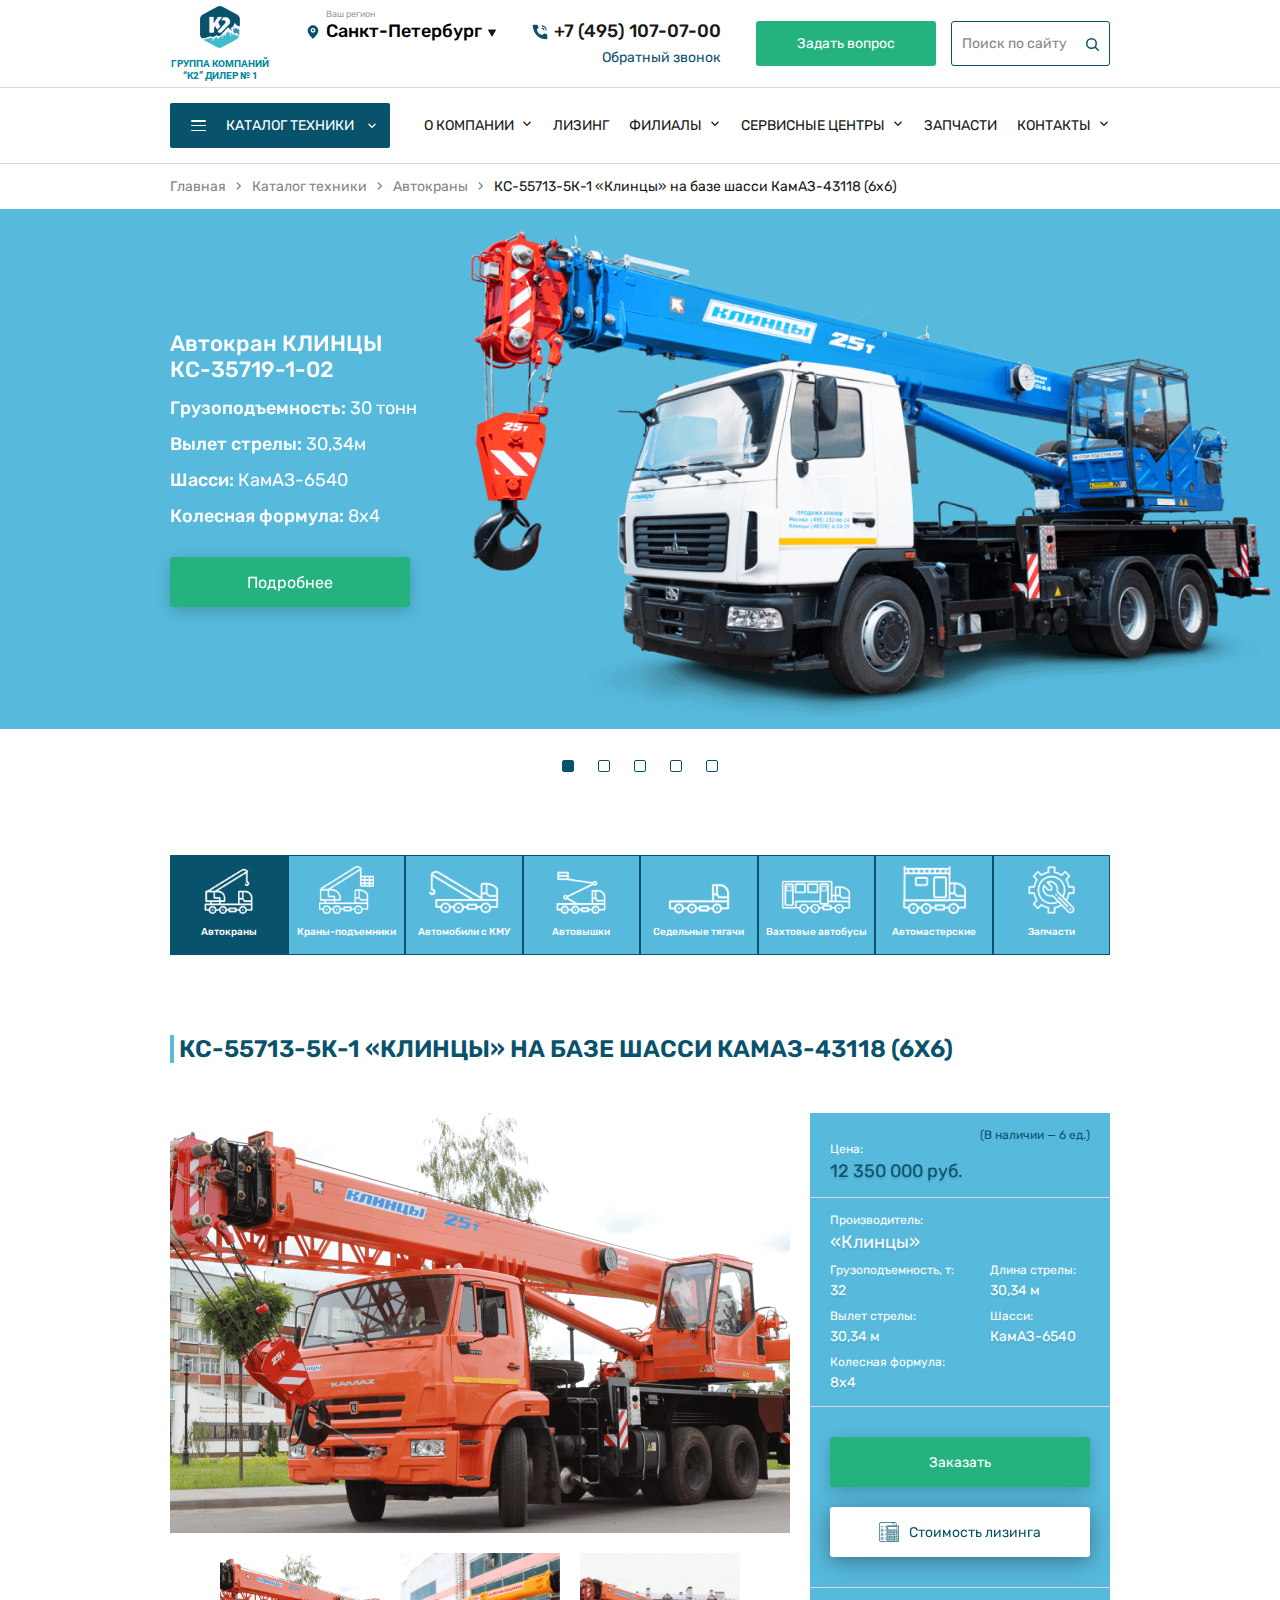
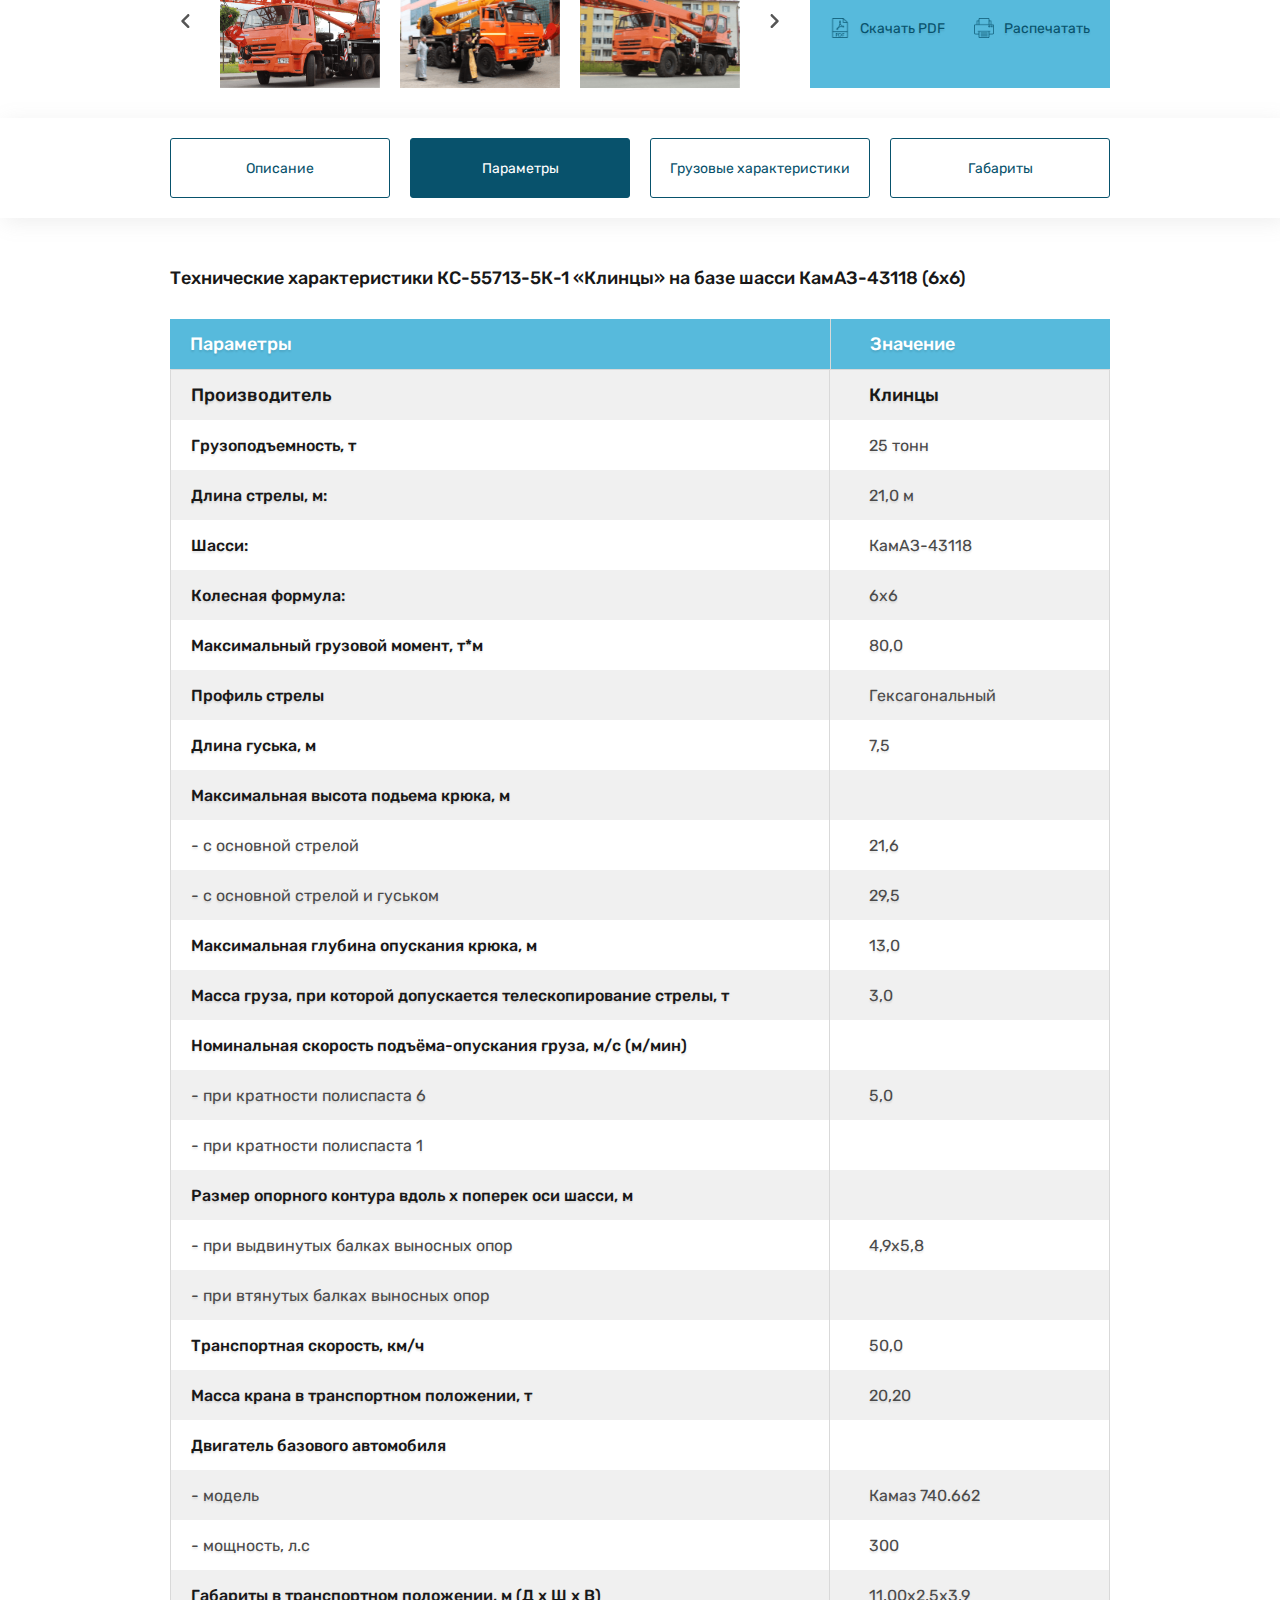
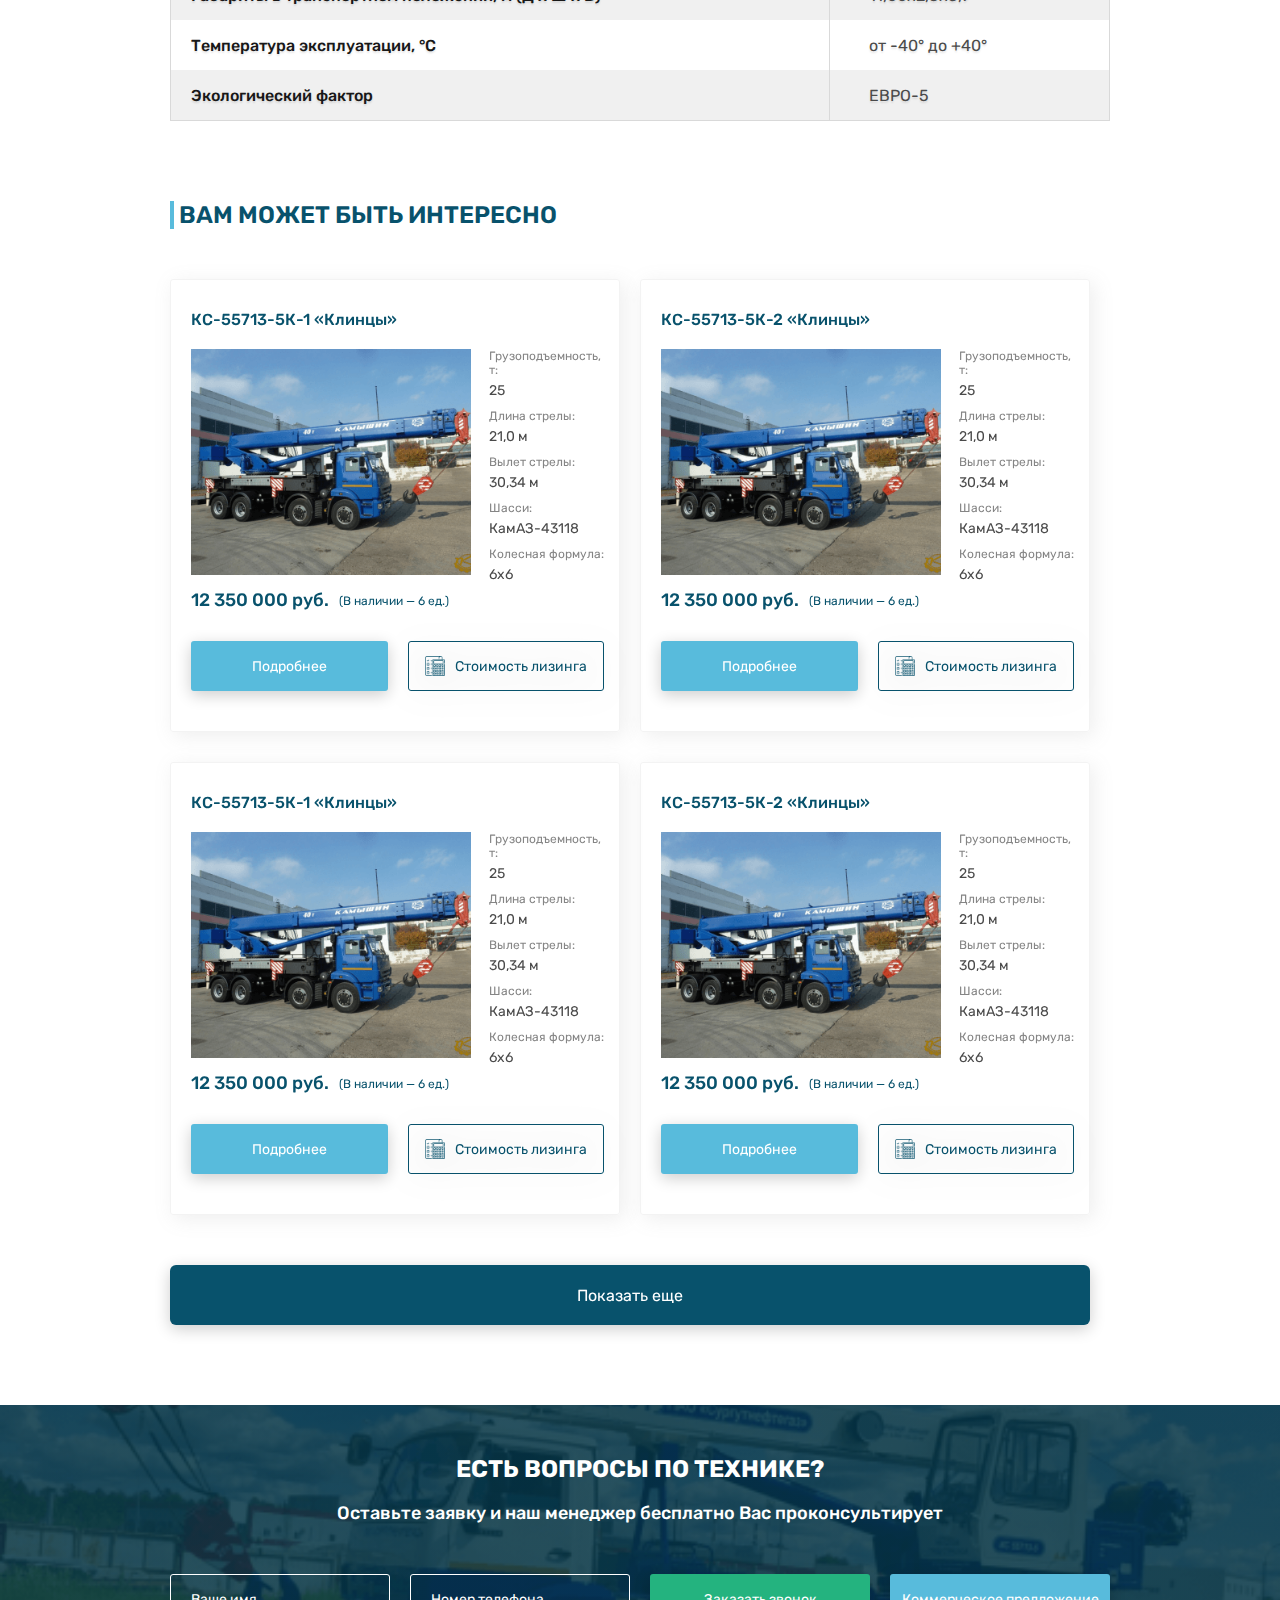
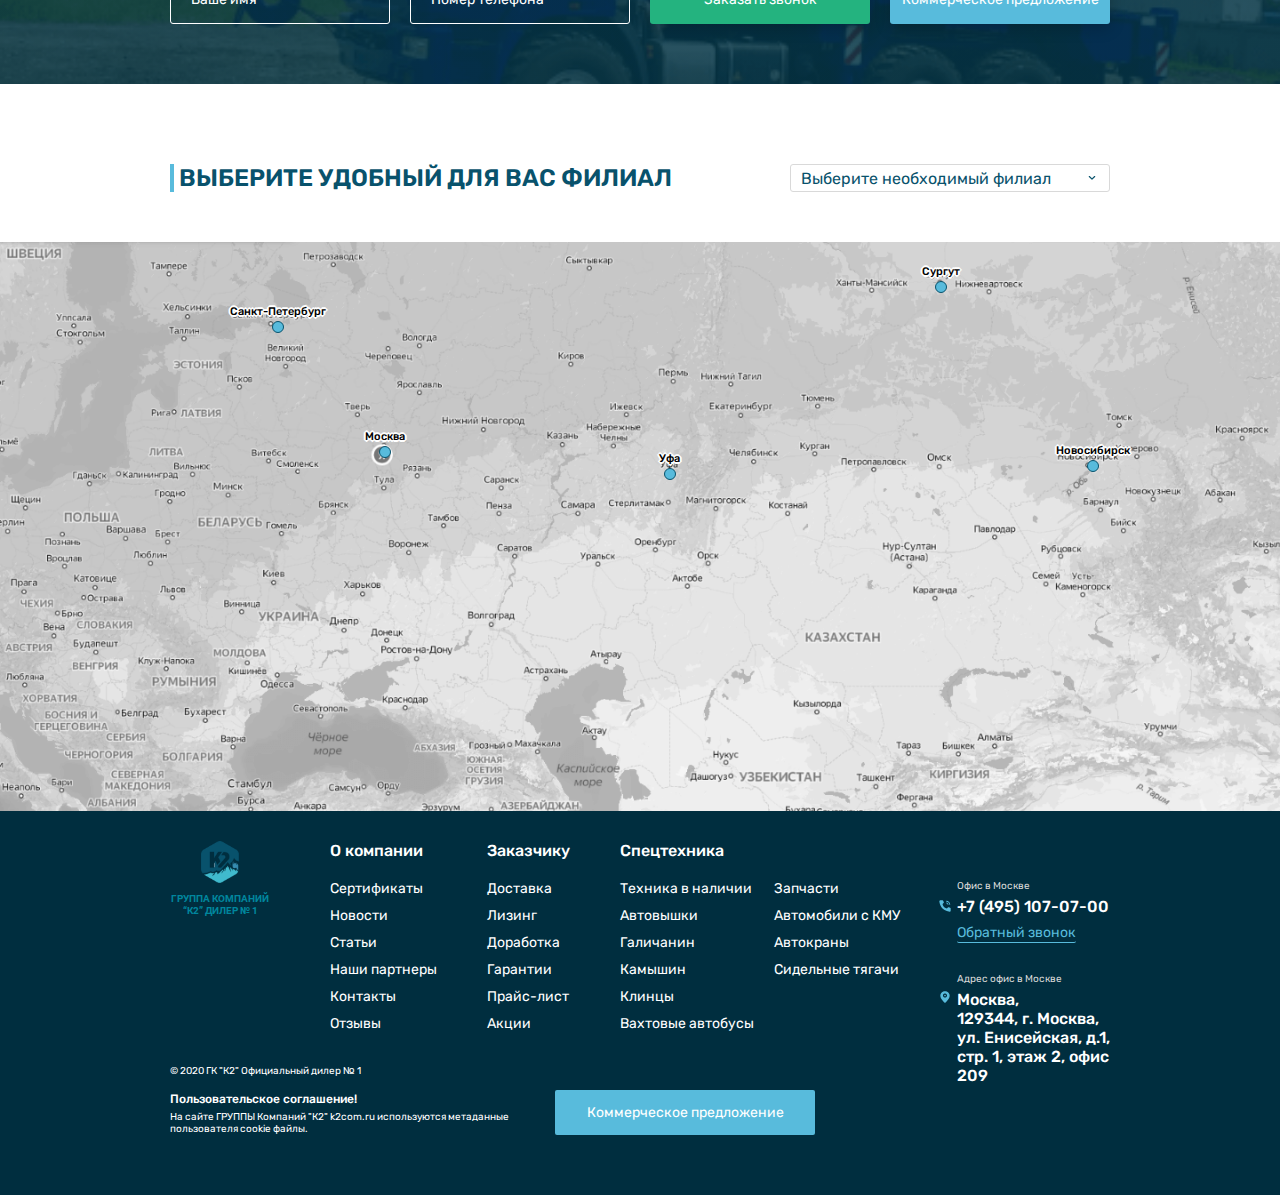
<file: product-page.html>
<!doctype html>
<html lang="ru">
<head>
    <meta charset="UTF-8">
    <meta name="viewport"
          content="width=device-width, initial-scale=1.0">
    <meta http-equiv="X-UA-Compatible" content="ie=edge">
    <title>K2COM - КС-55713-5К-1 «Клинцы» на базе шасси КамАЗ-43118 (6х6)</title>
    <meta name="title" content="K2COM | Продажа грузоподъемной, дорожно-строительной и спецтехники в Москве от Официального дилера!">
    <meta name="description" content="Продажа грузоподъемной, дорожно-строительной и спецтехники в Москве от Официального дилера!">
    <link rel="icon" type="image/png" href="media/logo.png">
    <link rel="stylesheet" href="libraries/swiper/swiper-bundle.min.css">
    <link rel="stylesheet" href="css/reset.css">
    <link rel="stylesheet" href="fonts/fonts.css">
    <link rel="stylesheet" href="css/style.css">
    <link rel="stylesheet" href="css/media.css">
</head>
<body>
<header class="header">
    <div class="header-top">
        <div class="container">
            <div class="header-top__wrap">
                <a href="#" class="header-logo icon-logo">
                    <img src="media/logo.png" alt="Logo">
                    <p>Группа компаний
                        “к2” дилер № 1</p>
                </a>
                <div class="header-reg-phone">
                    <div class="header-region">
                        <span class="header-region__span">Ваш регион</span>
                        <div class="header-region__trigger">
                            <p class="header-region__preview">
                                <svg width="18" height="18" viewBox="0 0 18 18" fill="none" xmlns="http://www.w3.org/2000/svg">
                                    <path d="M9 8.25C9.62132 8.25 10.125 7.74632 10.125 7.125C10.125 6.50368 9.62132 6 9 6C8.37868 6 7.875 6.50368 7.875 7.125C7.875 7.74632 8.37868 8.25 9 8.25Z" fill="#08526C"/>
                                    <path d="M9 1.5C7.41904 1.49992 5.90194 2.12382 4.77843 3.23609C3.65492 4.34837 3.01581 5.85912 3 7.44C3 11.55 8.2875 16.125 8.5125 16.32C8.64835 16.4362 8.82124 16.5 9 16.5C9.17876 16.5 9.35165 16.4362 9.4875 16.32C9.75 16.125 15 11.55 15 7.44C14.9842 5.85912 14.3451 4.34837 13.2216 3.23609C12.0981 2.12382 10.581 1.49992 9 1.5ZM9 9.75C8.48082 9.75 7.97331 9.59605 7.54163 9.30761C7.10995 9.01917 6.7735 8.6092 6.57482 8.12954C6.37614 7.64989 6.32415 7.12209 6.42544 6.61289C6.52672 6.10369 6.77673 5.63596 7.14384 5.26885C7.51096 4.90173 7.97869 4.65173 8.48789 4.55044C8.99709 4.44915 9.52489 4.50114 10.0045 4.69982C10.4842 4.8985 10.8942 5.23495 11.1826 5.66663C11.471 6.09831 11.625 6.60582 11.625 7.125C11.625 7.82119 11.3484 8.48887 10.8562 8.98116C10.3639 9.47344 9.69619 9.75 9 9.75Z" fill="#08526C"/>
                                </svg>
                                <span>Санкт-Петербург</span>
                                <svg width="8" height="8" viewBox="0 0 8 8" fill="#181818" xmlns="http://www.w3.org/2000/svg">
                                    <path d="M4.43301 7.25C4.24056 7.58333 3.75944 7.58333 3.56699 7.25L0.102885 1.25C-0.089565 0.916667 0.150997 0.5 0.535898 0.5L7.4641 0.5C7.849 0.5 8.08956 0.916667 7.89711 1.25L4.43301 7.25Z"/>
                                </svg>
                            </p>
                            <div class="header-region__list">
                                <a href="#">Москва</a>
                                <a href="#">Казань</a>
                                <a href="#">Уфа</a>
                                <a href="#">Новосибирск</a>
                                <a href="#">Красноярск</a>
                                <a href="#">Иваново</a>
                                <a href="#">Алматы (Алма-Ата)</a>
                                <a href="#">Сургут</a>
                                <a href="#">Ставрополь</a>
                                <a href="#">Иркутск</a>
                            </div>
                        </div>
                    </div>
                    <div class="header-phone">
                        <a class="phone-link" href="tel:+74951070700">
                            <svg width="18" height="18" viewBox="0 0 18 18" fill="none" xmlns="http://www.w3.org/2000/svg">
                                <path d="M13.5 7.3125H12.375C12.3746 6.86508 12.1966 6.43612 11.8802 6.11975C11.5639 5.80338 11.1349 5.62545 10.6875 5.625V4.5C11.4331 4.50089 12.148 4.7975 12.6753 5.32475C13.2025 5.852 13.4991 6.56685 13.5 7.3125Z" fill="#08526C"/>
                                <path d="M15.75 7.3125H14.625C14.6238 6.26858 14.2086 5.26775 13.4704 4.52958C12.7323 3.79142 11.7314 3.37619 10.6875 3.375V2.25C12.0297 2.25149 13.3165 2.78534 14.2656 3.73442C15.2147 4.6835 15.7485 5.9703 15.75 7.3125ZM11.4373 12.0836L12.6973 10.8236C12.866 10.6549 13.0804 10.5394 13.3141 10.4914C13.5478 10.4434 13.7904 10.4651 14.0119 10.5536L15.5464 11.1679C15.7726 11.2584 15.9664 11.4146 16.103 11.6163C16.2395 11.818 16.3125 12.056 16.3125 12.2996V15.0902C16.3129 15.256 16.2794 15.4202 16.2142 15.5727C16.1489 15.7252 16.0532 15.8628 15.933 15.977C15.8127 16.0912 15.6704 16.1797 15.5147 16.237C15.3591 16.2943 15.1934 16.3192 15.0278 16.3103C4.27164 15.6409 2.09926 6.53063 1.69595 3.042C1.67641 2.87145 1.69321 2.69869 1.74523 2.5351C1.79725 2.3715 1.88332 2.22077 1.99777 2.09283C2.11222 1.96488 2.25246 1.86261 2.40927 1.79275C2.56608 1.72289 2.73591 1.68702 2.90757 1.6875H5.64864C5.89224 1.68749 6.13025 1.76047 6.33198 1.89703C6.53371 2.03359 6.68989 2.22746 6.78039 2.45363L7.39407 3.98813C7.48264 4.20962 7.50426 4.45224 7.45627 4.68591C7.40827 4.91958 7.29277 5.13403 7.12407 5.30269L5.86407 6.56269C5.86407 6.56269 6.5627 11.4744 11.4373 12.0836Z" fill="#08526C"/>
                            </svg>
                            +7 (495) 107-07-00
                        </a>
                        <button type="button" class="btn" data-modal="modalRequest">Обратный звонок</button>
                    </div>
                </div>
                <div class="header-ask-search">
                    <button type="button" class="btn header__btn-ask" data-modal="modalRequest">Задать вопрос</button>
                    <div class="header-search">
                        <label for="inputSearch" class="visually-hidden">Поиск</label>
                        <input type="text" placeholder="Поиск по сайту" name="search" id="inputSearch">
                        <svg width="16" height="16" viewBox="0 0 16 16" fill="none" xmlns="http://www.w3.org/2000/svg">
                            <path d="M11.25 11.25L14.25 14.25" stroke="#08526C" stroke-width="1.5" stroke-linecap="round" stroke-linejoin="round"/>
                            <path d="M7.5 12.25C10.1234 12.25 12.25 10.1234 12.25 7.5C12.25 4.87665 10.1234 2.75 7.5 2.75C4.87665 2.75 2.75 4.87665 2.75 7.5C2.75 10.1234 4.87665 12.25 7.5 12.25Z" stroke="#08526C" stroke-width="1.5" stroke-linecap="round" stroke-linejoin="round"/>
                        </svg>
                    </div>
                </div>
                <a class="header-phone--mobile" href="tel:+74951070700">
                    <img src="media/icons/headerPhoneIcon.svg" alt="phone Icon">
                </a>
                <div class="header-burger"></div>
            </div>
        </div>
    </div>
    <hr>
    <div class="header-bottom">
        <div class="container">
            <div class="header-bottom__wrap">
                <button type="button" class="btn header__btn-catalogue">
                    <span class="header__btn-catalogue__icon"><span></span></span>
                    <span>Каталог техники</span>
                    <svg width="16" height="16" viewBox="0 0 16 16" fill="none" xmlns="http://www.w3.org/2000/svg">
                        <path d="M7.99999 9.98288C7.9111 9.98288 7.8251 9.96621 7.74199 9.93288C7.65844 9.89954 7.58888 9.8551 7.53333 9.79954L4.46666 6.73288C4.34444 6.61066 4.28333 6.4551 4.28333 6.26621C4.28333 6.07732 4.34444 5.92177 4.46666 5.79954C4.58888 5.67732 4.74444 5.61621 4.93333 5.61621C5.12221 5.61621 5.27777 5.67732 5.39999 5.79954L7.99999 8.39954L10.6 5.79954C10.7222 5.67732 10.8778 5.61621 11.0667 5.61621C11.2555 5.61621 11.4111 5.67732 11.5333 5.79954C11.6555 5.92177 11.7167 6.07732 11.7167 6.26621C11.7167 6.4551 11.6555 6.61066 11.5333 6.73288L8.46666 9.79954C8.39999 9.86621 8.32777 9.91332 8.24999 9.94088C8.17221 9.96888 8.08888 9.98288 7.99999 9.98288Z" fill="white"/>
                    </svg>
                </button>
                <nav class="header-menu">
                    <div class="header-menu__link header-menu__link-dropdown">
                        <p>О компании</p>
                        <div class="header-menu__link-dropdown__list">
                            <a href="#">Новости</a>
                            <a href="#">вакансии</a>
                            <a href="#">сертификаты</a>
                            <a href="#">Отзывы</a>
                            <a href="#">Вопросы и ответы</a>
                            <a href="#">доставка</a>
                        </div>
                    </div>
                    <a href="#" class="header-menu__link">Лизинг</a>
                    <div class="header-menu__link header-menu__link-dropdown">
                        <p>Филиалы</p>
                        <div class="header-menu__link-dropdown__list">
                            <a href="#">Москва</a>
                            <a href="#">Санкт-Петербург</a>
                            <a href="#">Алматы (Алма-Ата)</a>
                            <a href="#">Иваново</a>
                            <a href="#">Красноярск</a>
                        </div>
                    </div>
                    <div class="header-menu__link header-menu__link-dropdown">
                        <p>Сервисные Центры</p>
                        <div class="header-menu__link-dropdown__list">
                            <a href="#">Москва</a>
                            <a href="#">Санкт-Петербург</a>
                            <a href="#">Алматы (Алма-Ата)</a>
                            <a href="#">Иваново</a>
                            <a href="#">Красноярск</a>
                        </div>
                    </div>
                    <a href="#" class="header-menu__link">ЗАПЧАСТИ</a>
                    <div class="header-menu__link header-menu__link-dropdown">
                        <p>Контакты</p>
                        <div class="header-menu__link-dropdown__list">
                            <a href="#">Москва</a>
                            <a href="#">Санкт-Петербург</a>
                            <a href="#">Алматы (Алма-Ата)</a>
                            <a href="#">Иваново</a>
                            <a href="#">Красноярск</a>
                        </div>
                    </div>
                </nav>
                <button type="button" class="btn header__btn-ask" data-modal="modalRequest">Задать вопрос</button>
                <div class="header-search">
                    <label for="inputSearchBottom" class="visually-hidden">Поиск</label>
                    <input type="text" placeholder="Поиск по сайту" name="search" id="inputSearchBottom">
                    <svg width="16" height="16" viewBox="0 0 16 16" fill="none" xmlns="http://www.w3.org/2000/svg">
                        <path d="M11.25 11.25L14.25 14.25" stroke="#08526C" stroke-width="1.5" stroke-linecap="round" stroke-linejoin="round"/>
                        <path d="M7.5 12.25C10.1234 12.25 12.25 10.1234 12.25 7.5C12.25 4.87665 10.1234 2.75 7.5 2.75C4.87665 2.75 2.75 4.87665 2.75 7.5C2.75 10.1234 4.87665 12.25 7.5 12.25Z" stroke="#08526C" stroke-width="1.5" stroke-linecap="round" stroke-linejoin="round"/>
                    </svg>
                </div>
            </div>
        </div>
    </div>
    <hr>
    <div class="header-burger__wrap">
        <div class="container">
            <div class="header-search">
                <label for="inputSearchBurger" class="visually-hidden">Поиск</label>
                <input type="text" placeholder="Поиск по сайту" name="search" id="inputSearchBurger">
                <svg width="16" height="16" viewBox="0 0 16 16" fill="none" xmlns="http://www.w3.org/2000/svg">
                    <path d="M11.25 11.25L14.25 14.25" stroke="#08526C" stroke-width="1.5" stroke-linecap="round" stroke-linejoin="round"/>
                    <path d="M7.5 12.25C10.1234 12.25 12.25 10.1234 12.25 7.5C12.25 4.87665 10.1234 2.75 7.5 2.75C4.87665 2.75 2.75 4.87665 2.75 7.5C2.75 10.1234 4.87665 12.25 7.5 12.25Z" stroke="#08526C" stroke-width="1.5" stroke-linecap="round" stroke-linejoin="round"/>
                </svg>
            </div>
            <nav class="header-menu">
                <div class="header-menu__link header-menu__link-collapse">
                    <p>О компании</p>
                    <div class="header-menu__link-collapse__list">
                        <a href="#">Новости</a>
                        <a href="#">вакансии</a>
                        <a href="#">сертификаты</a>
                        <a href="#">Отзывы</a>
                        <a href="#">Вопросы и ответы</a>
                        <a href="#">доставка</a>
                    </div>
                </div>
                <a href="#" class="header-menu__link">Лизинг</a>
                <div class="header-menu__link header-menu__link-collapse">
                    <p>Филиалы</p>
                    <div class="header-menu__link-collapse__list">
                        <a href="#">Москва</a>
                        <a href="#">Санкт-Петербург</a>
                        <a href="#">Алматы (Алма-Ата)</a>
                        <a href="#">Иваново</a>
                        <a href="#">Красноярск</a>
                    </div>
                </div>
                <div class="header-menu__link header-menu__link-collapse">
                    <p>Сервисные Центры</p>
                    <div class="header-menu__link-collapse__list">
                        <a href="#">Москва</a>
                        <a href="#">Санкт-Петербург</a>
                        <a href="#">Алматы (Алма-Ата)</a>
                        <a href="#">Иваново</a>
                        <a href="#">Красноярск</a>
                    </div>
                </div>
                <a href="#" class="header-menu__link">ЗАПЧАСТИ</a>
                <div class="header-menu__link header-menu__link-collapse">
                    <p>Контакты</p>
                    <div class="header-menu__link-collapse__list">
                        <a href="#">Москва</a>
                        <a href="#">Санкт-Петербург</a>
                        <a href="#">Алматы (Алма-Ата)</a>
                        <a href="#">Иваново</a>
                        <a href="#">Красноярск</a>
                    </div>
                </div>
            </nav>
            <button type="button" class="btn header__btn-ask" data-modal="modalRequest">Задать вопрос</button>
            <div class="header-phone">
                <a class="phone-link" href="tel:+74951070700">
                    <svg width="18" height="18" viewBox="0 0 18 18" fill="none" xmlns="http://www.w3.org/2000/svg">
                        <path d="M13.5 7.3125H12.375C12.3746 6.86508 12.1966 6.43612 11.8802 6.11975C11.5639 5.80338 11.1349 5.62545 10.6875 5.625V4.5C11.4331 4.50089 12.148 4.7975 12.6753 5.32475C13.2025 5.852 13.4991 6.56685 13.5 7.3125Z" fill="#08526C"/>
                        <path d="M15.75 7.3125H14.625C14.6238 6.26858 14.2086 5.26775 13.4704 4.52958C12.7323 3.79142 11.7314 3.37619 10.6875 3.375V2.25C12.0297 2.25149 13.3165 2.78534 14.2656 3.73442C15.2147 4.6835 15.7485 5.9703 15.75 7.3125ZM11.4373 12.0836L12.6973 10.8236C12.866 10.6549 13.0804 10.5394 13.3141 10.4914C13.5478 10.4434 13.7904 10.4651 14.0119 10.5536L15.5464 11.1679C15.7726 11.2584 15.9664 11.4146 16.103 11.6163C16.2395 11.818 16.3125 12.056 16.3125 12.2996V15.0902C16.3129 15.256 16.2794 15.4202 16.2142 15.5727C16.1489 15.7252 16.0532 15.8628 15.933 15.977C15.8127 16.0912 15.6704 16.1797 15.5147 16.237C15.3591 16.2943 15.1934 16.3192 15.0278 16.3103C4.27164 15.6409 2.09926 6.53063 1.69595 3.042C1.67641 2.87145 1.69321 2.69869 1.74523 2.5351C1.79725 2.3715 1.88332 2.22077 1.99777 2.09283C2.11222 1.96488 2.25246 1.86261 2.40927 1.79275C2.56608 1.72289 2.73591 1.68702 2.90757 1.6875H5.64864C5.89224 1.68749 6.13025 1.76047 6.33198 1.89703C6.53371 2.03359 6.68989 2.22746 6.78039 2.45363L7.39407 3.98813C7.48264 4.20962 7.50426 4.45224 7.45627 4.68591C7.40827 4.91958 7.29277 5.13403 7.12407 5.30269L5.86407 6.56269C5.86407 6.56269 6.5627 11.4744 11.4373 12.0836Z" fill="#08526C"/>
                    </svg>
                    +7 (495) 107-07-00
                </a>
                <button type="button" class="btn" data-modal="modalRequest">Обратный звонок</button>
            </div>
            <div class="header-region">
                <span class="header-region__span">Ваш регион</span>
                <div class="header-region__trigger">
                    <p class="header-region__preview">
                        <svg width="18" height="18" viewBox="0 0 18 18" fill="none" xmlns="http://www.w3.org/2000/svg">
                            <path d="M9 8.25C9.62132 8.25 10.125 7.74632 10.125 7.125C10.125 6.50368 9.62132 6 9 6C8.37868 6 7.875 6.50368 7.875 7.125C7.875 7.74632 8.37868 8.25 9 8.25Z" fill="#08526C"/>
                            <path d="M9 1.5C7.41904 1.49992 5.90194 2.12382 4.77843 3.23609C3.65492 4.34837 3.01581 5.85912 3 7.44C3 11.55 8.2875 16.125 8.5125 16.32C8.64835 16.4362 8.82124 16.5 9 16.5C9.17876 16.5 9.35165 16.4362 9.4875 16.32C9.75 16.125 15 11.55 15 7.44C14.9842 5.85912 14.3451 4.34837 13.2216 3.23609C12.0981 2.12382 10.581 1.49992 9 1.5ZM9 9.75C8.48082 9.75 7.97331 9.59605 7.54163 9.30761C7.10995 9.01917 6.7735 8.6092 6.57482 8.12954C6.37614 7.64989 6.32415 7.12209 6.42544 6.61289C6.52672 6.10369 6.77673 5.63596 7.14384 5.26885C7.51096 4.90173 7.97869 4.65173 8.48789 4.55044C8.99709 4.44915 9.52489 4.50114 10.0045 4.69982C10.4842 4.8985 10.8942 5.23495 11.1826 5.66663C11.471 6.09831 11.625 6.60582 11.625 7.125C11.625 7.82119 11.3484 8.48887 10.8562 8.98116C10.3639 9.47344 9.69619 9.75 9 9.75Z" fill="#08526C"/>
                        </svg>
                        <span>Санкт-Петербург</span>
                        <svg width="8" height="8" viewBox="0 0 8 8" fill="#181818" xmlns="http://www.w3.org/2000/svg">
                            <path d="M4.43301 7.25C4.24056 7.58333 3.75944 7.58333 3.56699 7.25L0.102885 1.25C-0.089565 0.916667 0.150997 0.5 0.535898 0.5L7.4641 0.5C7.849 0.5 8.08956 0.916667 7.89711 1.25L4.43301 7.25Z"/>
                        </svg>
                    </p>
                    <div class="header-region__list">
                        <a href="#">Москва</a>
                        <a href="#">Казань</a>
                        <a href="#">Уфа</a>
                        <a href="#">Новосибирск</a>
                        <a href="#">Красноярск</a>
                        <a href="#">Иваново</a>
                        <a href="#">Алматы (Алма-Ата)</a>
                        <a href="#">Сургут</a>
                        <a href="#">Ставрополь</a>
                        <a href="#">Иркутск</a>
                    </div>
                </div>
            </div>
        </div>
    </div>
</header>
<div class="header-mobile-spacer"></div>

<div class="header-catalogue">
    <div class="container">
        <div class="header-catalogue__wrap">
            <div class="header-catalogue__sidebar">
                <div class="header-catalogue__sidebar-wrap">
                    <div class="header-catalogue__sidebar-item">
                        <button type="button" class="header-catalogue__sidebar-btn">Автокраны</button>
                        <div class="header-catalogue__cat">
                            <div class="header-catalogue__item header-catalogue__item-images">
                                <p>Марка:</p>
                                <div class="header-catalogue__item-wrap">
                                    <a href="#">
                                        <img src="media/headerCatalogue/headerCatalogueKamishin.png" alt="Камышин">
                                        <span>Камышин</span>
                                    </a>
                                    <a href="#">
                                        <img src="media/headerCatalogue/headerCatalogueGalichanin.png" alt="Галичанин">
                                        <span>Галичанин</span>
                                    </a>
                                    <a href="#">
                                        <img src="media/headerCatalogue/headerCatalogueKlincy.png" alt="Клинцы">
                                        <span>Клинцы</span>
                                    </a>
                                    <a href="#">
                                        <img src="media/headerCatalogue/headerCataloguePalSany.png" alt="Palfinger & Sany">
                                        <span>SANY</span>
                                    </a>
                                </div>
                            </div>
                            <div class="header-catalogue__item header-catalogue__item-capacity">
                                <p>Грузоподъемность (т.):</p>
                                <div class="header-catalogue__item-wrap">
                                    <a href="#">Автокраны 16 т.</a>
                                    <a href="#">Автокраны 20 т.</a>
                                    <a href="#">Автокраны 25 т.</a>
                                    <a href="#">Автокраны 27 т.</a>
                                    <a href="#">Автокраны 32 т.</a>
                                    <a href="#">Автокраны 35 т.</a>
                                    <a href="#">Автокраны 36 т.</a>
                                    <a href="#">Автокраны 40 т.</a>
                                    <a href="#">Автокраны 50 т.</a>
                                    <a href="#">Автокраны 55 т.</a>
                                    <a href="#">Автокраны 60 т.</a>
                                    <a href="#">Автокраны 70 т.</a>
                                    <a href="#">Автокраны 75 т.</a>
                                    <a href="#">Автокраны 80 т.</a>
                                    <a href="#">Автокраны 100 т.</a>
                                    <a href="#">Автокраны 120 т.</a>
                                </div>
                            </div>
                            <div class="header-catalogue__item header-catalogue__item-arrow">
                                <p>Длина стрелы (м.):</p>
                                <div class="header-catalogue__item-wrap">
                                    <a href="#">19,0 м</a>
                                    <a href="#">21,0 м</a>
                                    <a href="#">21,7 м</a>
                                    <a href="#">23,0 м</a>
                                    <a href="#">23,7 м</a>
                                    <a href="#">24,0 м</a>
                                    <a href="#">30,2 м</a>
                                    <a href="#">30,34 м</a>
                                    <a href="#">30,7 м</a>
                                    <a href="#">31,0 м</a>
                                    <a href="#">32,0 м</a>
                                    <a href="#">33,0 м</a>
                                    <a href="#">33,2 м</a>
                                    <a href="#">34,1 м</a>
                                    <a href="#">35,0 м</a>
                                    <a href="#">40,0 м</a>
                                    <a href="#">40,51 м</a>
                                    <a href="#">42,0 м</a>
                                    <a href="#">43,5 м</a>
                                    <a href="#">45,5 м</a>
                                    <a href="#">47,0 м</a>
                                    <a href="#">49,0 м</a>
                                    <a href="#">51,0 м</a>
                                    <a href="#">52,0 м</a>
                                    <a href="#">60,0 м</a>
                                </div>
                            </div>
                            <div class="header-catalogue__item header-catalogue__item-chassis">
                                <p>Шасси:</p>
                                <div class="header-catalogue__item-wrap">
                                    <a href="#">КамАЗ-43118</a>
                                    <a href="#">КамАЗ-65115</a>
                                    <a href="#">Урал-4320</a>
                                    <a href="#">МАЗ-6312</a>
                                    <a href="#">МАЗ-6312</a>
                                    <a href="#">КамАЗ-6540</a>
                                    <a href="#">БАЗ-690902</a>
                                </div>
                            </div>
                            <a href="#" class="btn btn-more header-catalogue__cat-link">
                                <svg width="13" height="13" viewBox="0 0 13 13" fill="none" xmlns="http://www.w3.org/2000/svg">
                                    <rect width="3" height="3" rx="1" fill="white"/>
                                    <rect y="5" width="3" height="3" rx="1" fill="white"/>
                                    <rect y="10" width="3" height="3" rx="1" fill="white"/>
                                    <rect x="5" width="3" height="3" rx="1" fill="white"/>
                                    <rect x="5" y="5" width="3" height="3" rx="1" fill="white"/>
                                    <rect x="5" y="10" width="3" height="3" rx="1" fill="white"/>
                                    <rect x="10" width="3" height="3" rx="1" fill="white"/>
                                    <rect x="10" y="5" width="3" height="3" rx="1" fill="white"/>
                                    <rect x="10" y="10" width="3" height="3" rx="1" fill="white"/>
                                </svg>
                                КАТАЛОГ АВТОКРАНОВ
                            </a>
                        </div>
                    </div>
                    <div class="header-catalogue__sidebar-item">
                        <button type="button" class="header-catalogue__sidebar-btn">Краны-подъемники</button>
                    </div>
                    <div class="header-catalogue__sidebar-item">
                        <button type="button" class="header-catalogue__sidebar-btn">Автомобили с КМУ</button>
                    </div>
                    <div class="header-catalogue__sidebar-item">
                        <button type="button" class="header-catalogue__sidebar-btn">Автовышки</button>
                    </div>
                    <div class="header-catalogue__sidebar-item">
                        <button type="button" class="header-catalogue__sidebar-btn">Седельные тягачи</button>
                    </div>
                    <div class="header-catalogue__sidebar-item">
                        <button type="button" class="header-catalogue__sidebar-btn">Вахтовые автобусы</button>
                    </div>
                    <div class="header-catalogue__sidebar-item">
                        <button type="button" class="header-catalogue__sidebar-btn">Автомастерские</button>
                    </div>
                    <div class="header-catalogue__sidebar-item">
                        <button type="button" class="header-catalogue__sidebar-btn">Запчаcти</button>
                        <div class="header-catalogue__cat header-catalogue__cat-spares">
                            <a href="#" class="header-catalogue__link">Опорно-поворотные устройства</a>
                            <a href="#" class="header-catalogue__link">Механизмы поворота</a>
                            <a href="#" class="header-catalogue__link">Электрооборудование</a>
                            <a href="#" class="header-catalogue__link">Кабины крановщика</a>
                            <a href="#" class="header-catalogue__link">Приборы безопасности</a>
                            <a href="#" class="header-catalogue__link">Грузовые лебедки</a>
                            <a href="#" class="header-catalogue__link">Гидроцилиндры</a>
                            <a href="#" class="header-catalogue__link">Стрелы</a>
                            <a href="#" class="header-catalogue__link">Ремкомплекты</a>
                            <a href="#" class="header-catalogue__link">Дополнительное оборудование</a>
                            <a href="#" class="header-catalogue__link">Гидрооборудование</a>
                            <a href="#" class="header-catalogue__link">Металлоконструкции</a>
                            <a href="#" class="header-catalogue__link">Гидромоторы-гидронасосы</a>
                            <a href="#" class="btn btn-more header-catalogue__cat-link">
                                <svg width="15" height="15" viewBox="0 0 15 15" fill="none" xmlns="http://www.w3.org/2000/svg" xmlns:xlink="http://www.w3.org/1999/xlink">
                                    <rect width="15" height="15" fill="url(#pattern0)"/>
                                    <defs>
                                        <pattern id="pattern0" patternContentUnits="objectBoundingBox" width="1" height="1">
                                            <use xlink:href="#image0_372_5002" transform="scale(0.00195312)"/>
                                        </pattern>
                                        <image id="image0_372_5002" width="512" height="512" xlink:href="[data-uri]"/>
                                    </defs>
                                </svg>
                                КАТАЛОГ АВТОЗАПЧАСТЕЙ
                            </a>
                        </div>
                    </div>
                </div>
            </div>
            <div class="header-catalogue__content"></div>
        </div>
    </div>
</div>

<div class="breadcrumbs">
    <div class="breadcrumbs__container container">
        <ul>
            <li class="breadcrumbs__item"><a href="#">Главная</a></li>
            <li class="breadcrumbs__item"><a href="#">Каталог техники</a></li>
            <li class="breadcrumbs__item"><a href="#">Автокраны</a></li>
            <li class="breadcrumbs__item breadcrumbs__item--active"><a href="#">КС-55713-5К-1 «Клинцы» на базе шасси КамАЗ-43118 (6х6)</a></li>
        </ul>
    </div>
</div>

<section class="slider-banner">
    <div class="swiper slider-banner__swiper">
        <div class="swiper-wrapper">
            <div class="swiper-slide">
                <div class="slider-banner__slide-content">
                    <div class="container">
                        <div class="slider-banner__slide-body">
                            <h3>Автокран КЛИНЦЫ КС-35719-1-02</h3>
                            <div class="slider-banner__slide-body-text">
                                <p>Грузоподъемность: <span>30 тонн</span></p>
                                <p>Вылет стрелы: <span>30,34м</span></p>
                                <p>Шасси: <span>КамАЗ-6540</span></p>
                                <p>Колесная формула: <span>8х4</span></p>
                            </div>
                            <a href="#" class="btn btn-more">Подробнее</a>
                        </div>
                    </div>
                </div>
                <div class="slider-banner__slide-image">
                    <img src="media/examples/crane-example.png" alt="Автокран КЛИНЦЫ КС-35719-1-02">
                </div>
            </div>
            <div class="swiper-slide">
                <div class="slider-banner__slide-content">
                    <div class="container">
                        <div class="slider-banner__slide-body">
                            <h3>Автокран КЛИНЦЫ КС-35719-1-02</h3>
                            <div class="slider-banner__slide-body-text">
                                <p>Грузоподъемность: <span>30 тонн</span></p>
                                <p>Вылет стрелы: <span>30,34м</span></p>
                                <p>Шасси: <span>КамАЗ-6540</span></p>
                                <p>Колесная формула: <span>8х4</span></p>
                            </div>
                            <a href="#" class="btn btn-more">Подробнее</a>
                        </div>
                    </div>
                </div>
                <div class="slider-banner__slide-image">
                    <img src="media/examples/crane-example.png" alt="Автокран КЛИНЦЫ КС-35719-1-02">
                </div>
            </div>
            <div class="swiper-slide">
                <div class="slider-banner__slide-content">
                    <div class="container">
                        <div class="slider-banner__slide-body">
                            <h3>Автокран КЛИНЦЫ КС-35719-1-02</h3>
                            <div class="slider-banner__slide-body-text">
                                <p>Грузоподъемность: <span>30 тонн</span></p>
                                <p>Вылет стрелы: <span>30,34м</span></p>
                                <p>Шасси: <span>КамАЗ-6540</span></p>
                                <p>Колесная формула: <span>8х4</span></p>
                            </div>
                            <a href="#" class="btn btn-more">Подробнее</a>
                        </div>
                    </div>
                </div>
                <div class="slider-banner__slide-image">
                    <img src="media/examples/crane-example.png" alt="Автокран КЛИНЦЫ КС-35719-1-02">
                </div>
            </div>
            <div class="swiper-slide">
                <div class="slider-banner__slide-content">
                    <div class="container">
                        <div class="slider-banner__slide-body">
                            <h3>Автокран КЛИНЦЫ КС-35719-1-02</h3>
                            <div class="slider-banner__slide-body-text">
                                <p>Грузоподъемность: <span>30 тонн</span></p>
                                <p>Вылет стрелы: <span>30,34м</span></p>
                                <p>Шасси: <span>КамАЗ-6540</span></p>
                                <p>Колесная формула: <span>8х4</span></p>
                            </div>
                            <a href="#" class="btn btn-more">Подробнее</a>
                        </div>
                    </div>
                </div>
                <div class="slider-banner__slide-image">
                    <img src="media/examples/crane-example.png" alt="Автокран КЛИНЦЫ КС-35719-1-02">
                </div>
            </div>
            <div class="swiper-slide">
                <div class="slider-banner__slide-content">
                    <div class="container">
                        <div class="slider-banner__slide-body">
                            <h3>Автокран КЛИНЦЫ КС-35719-1-02</h3>
                            <div class="slider-banner__slide-body-text">
                                <p>Грузоподъемность: <span>30 тонн</span></p>
                                <p>Вылет стрелы: <span>30,34м</span></p>
                                <p>Шасси: <span>КамАЗ-6540</span></p>
                                <p>Колесная формула: <span>8х4</span></p>
                            </div>
                            <a href="#" class="btn btn-more">Подробнее</a>
                        </div>
                    </div>
                </div>
                <div class="slider-banner__slide-image">
                    <img src="media/examples/crane-example.png" alt="Автокран КЛИНЦЫ КС-35719-1-02">
                </div>
            </div>
        </div>
    </div>
    <div class="swiper-pagination"></div>
</section>

<div class="catalogue-list section-spacing">
    <div class="catalogue-list__container container">
        <a href="#" class="catalogue-list__item catalogue-list__item--active">
            <img src="media/categoriesListIcons/crane1.png" alt="Автокраны">
            <p>Автокраны</p>
        </a>
        <a href="#" class="catalogue-list__item">
            <img src="media/categoriesListIcons/crane2.png" alt="Краны-подъемники">
            <p>Краны-подъемники</p>
        </a>
        <a href="#" class="catalogue-list__item">
            <img src="media/categoriesListIcons/crane3.png" alt="Автомобили с КМУ">
            <p>Автомобили с КМУ</p>
        </a>
        <a href="#" class="catalogue-list__item">
            <img src="media/categoriesListIcons/crane4.png" alt="Автовышки">
            <p>Автовышки</p>
        </a>
        <a href="#" class="catalogue-list__item">
            <img src="media/categoriesListIcons/crane5.png" alt="Седельные тягачи">
            <p>Седельные тягачи</p>
        </a>
        <a href="#" class="catalogue-list__item">
            <img src="media/categoriesListIcons/crane6.png" alt="Вахтовые автобусы">
            <p>Вахтовые автобусы</p>
        </a>
        <a href="#" class="catalogue-list__item">
            <img src="media/categoriesListIcons/crane7.png" alt="Автомастерские">
            <p>Автомастерские</p>
        </a>
        <a href="#" class="catalogue-list__item">
            <img src="media/categoriesListIcons/crane8.png" alt="Запчасти">
            <p>Запчасти</p>
        </a>
    </div>
</div>

<section class="product" data-lizing="parent" data-order="parent">
    <div class="container">
        <h2 class="section-title" data-lizing="title" data-order="title">КС-55713-5К-1 «Клинцы» на базе шасси КамАЗ-43118 (6х6)</h2>
        <div class="product__wrap">
            <div class="product__slider">
                <div class="product__slider-with-thumbs">
                    <div class="swiper">
                        <div class="swiper-wrapper">
                            <div class="swiper-slide">
                                <img src="media/examples/slider-main-example1.png" alt="Кран"/>
                            </div>
                            <div class="swiper-slide">
                                <img src="media/examples/slider-main-example2.png" alt="Кран"/>
                            </div>
                            <div class="swiper-slide">
                                <img src="media/examples/slider-main-example3.png" alt="Кран"/>
                            </div>
                            <div class="swiper-slide">
                                <img src="media/examples/slider-main-example4.png" alt="Кран"/>
                            </div>
                        </div>
                    </div>
                </div>
                <div class="product__slider-thumbnails">
                    <div class="swiper">
                        <div class="swiper-wrapper">
                            <div class="swiper-slide">
                                <img src="media/examples/slider-main-example1.png" alt="Кран"/>
                            </div>
                            <div class="swiper-slide">
                                <img src="media/examples/slider-main-example2.png" alt="Кран"/>
                            </div>
                            <div class="swiper-slide">
                                <img src="media/examples/slider-main-example3.png" alt="Кран"/>
                            </div>
                            <div class="swiper-slide">
                                <img src="media/examples/slider-main-example4.png" alt="Кран"/>
                            </div>
                        </div>
                    </div>
                    <div class="swiper-button-next product__slider-thumbnails__button">
                        <svg width="30" height="30" viewBox="0 0 30 30" fill="#555555" xmlns="http://www.w3.org/2000/svg">
                            <path d="M18.7188 15C18.7188 15.1667 18.6875 15.3279 18.625 15.4838C18.5625 15.6404 18.4792 15.7708 18.375 15.875L12.625 21.625C12.3958 21.8542 12.1042 21.9688 11.75 21.9688C11.3958 21.9688 11.1042 21.8542 10.875 21.625C10.6458 21.3958 10.5312 21.1042 10.5312 20.75C10.5312 20.3958 10.6458 20.1042 10.875 19.875L15.75 15L10.875 10.125C10.6458 9.89583 10.5312 9.60417 10.5312 9.25C10.5312 8.89583 10.6458 8.60417 10.875 8.375C11.1042 8.14583 11.3958 8.03125 11.75 8.03125C12.1042 8.03125 12.3958 8.14583 12.625 8.375L18.375 14.125C18.5 14.25 18.5883 14.3854 18.64 14.5312C18.6925 14.6771 18.7188 14.8333 18.7188 15Z"/>
                        </svg>
                    </div>
                    <div class="swiper-button-prev product__slider-thumbnails__button">
                        <svg width="30" height="30" viewBox="0 0 30 30" fill="#555555" xmlns="http://www.w3.org/2000/svg">
                            <path d="M11.2812 15C11.2812 15.1667 11.3125 15.3279 11.375 15.4838C11.4375 15.6404 11.5208 15.7708 11.625 15.875L17.375 21.625C17.6042 21.8542 17.8958 21.9688 18.25 21.9688C18.6042 21.9688 18.8958 21.8542 19.125 21.625C19.3542 21.3958 19.4688 21.1042 19.4688 20.75C19.4688 20.3958 19.3542 20.1042 19.125 19.875L14.25 15L19.125 10.125C19.3542 9.89583 19.4688 9.60417 19.4688 9.25C19.4688 8.89583 19.3542 8.60417 19.125 8.375C18.8958 8.14583 18.6042 8.03125 18.25 8.03125C17.8958 8.03125 17.6042 8.14583 17.375 8.375L11.625 14.125C11.5 14.25 11.4117 14.3854 11.36 14.5313C11.3075 14.6771 11.2812 14.8333 11.2812 15V15Z" />
                        </svg>
                    </div>
                </div>
            </div>
            <div class="product__info">
                <p class="product__info-quantity product__info-item">(В наличии — 6 ед.)</p>
                <div class="product__info-top product__info-item">
                    <p>Цена:</p>
                    <h6><span data-order="price">12 350 000</span> руб.</h6>
                </div>
                <div class="product__info-main product__info-item">
                    <p>Производитель:</p>
                    <h6>«Клинцы»</h6>
                    <div class="product__info-main__wrap">
                        <p class="product__info-main__wrap-item">
                            Грузоподъемность, т:
                            <span>32</span>
                        </p>
                        <p class="product__info-main__wrap-item">
                            Длина стрелы:
                            <span>30,34 м</span>
                        </p>
                        <p class="product__info-main__wrap-item">
                            Вылет стрелы:
                            <span>30,34 м</span>
                        </p>
                        <p class="product__info-main__wrap-item">
                            Шасси:
                            <span>КамАЗ-6540</span>
                        </p>
                        <p class="product__info-main__wrap-item">
                            Колесная формула:
                            <span>8х4</span>
                        </p>
                    </div>
                </div>
                <div class="product__info-buttons product__info-item">
                    <button type="button" class="btn btn-more product__info-buttons__btn-order" data-modal="modalOrder">Заказать</button>
                    <button type="button" class="btn btn-lizing btn-more product__info-buttons__btn-lizing" data-modal="modalLizing">Стоимость лизинга</button>
                </div>
                <div class="product__info-bottom product__info-item">
                    <a href="#">
                        <img src="media/icons/pdfIcon.png" alt="PDF Icon">
                        Скачать PDF
                    </a>
                    <a href="#">
                        <img src="media/icons/printIcon.png" alt="Print Icon">
                        Распечатать
                    </a>
                </div>
            </div>
        </div>
    </div>
    <div class="product__tabs">
        <div class="product__tabs-top">
            <div class="container">
                <div class="product__tabs-buttons">
                    <button type="button" class="btn product__tabs-buttons__btn" data-tab="productPanelDescription">Описание</button>
                    <button type="button" class="btn product__tabs-buttons__btn product__tabs-buttons__btn--active" data-tab="productPanelParams">Параметры</button>
                    <button type="button" class="btn product__tabs-buttons__btn" data-tab="productPanelChar">Грузовые характеристики</button>
                    <button type="button" class="btn product__tabs-buttons__btn" data-tab="productPanelDimensions">Габариты</button>
                </div>
                <div class="product__tabs-buttons__mobile">
                    <button type="button" class="btn product__tabs-buttons__btn product__tabs-buttons__btn--active" data-tab="productPanelParams">Параметры
                        <svg width="20" height="20" viewBox="0 0 20 20" fill="white" xmlns="http://www.w3.org/2000/svg">
                            <path d="M9.99984 12.4779C9.88873 12.4779 9.78123 12.457 9.67734 12.4154C9.57289 12.3737 9.48595 12.3181 9.4165 12.2487L5.58317 8.41536C5.43039 8.26259 5.354 8.06814 5.354 7.83203C5.354 7.59592 5.43039 7.40148 5.58317 7.2487C5.73595 7.09592 5.93039 7.01953 6.1665 7.01953C6.40261 7.01953 6.59706 7.09592 6.74984 7.2487L9.99984 10.4987L13.2498 7.2487C13.4026 7.09592 13.5971 7.01953 13.8332 7.01953C14.0693 7.01953 14.2637 7.09592 14.4165 7.2487C14.5693 7.40148 14.6457 7.59592 14.6457 7.83203C14.6457 8.06814 14.5693 8.26259 14.4165 8.41536L10.5832 12.2487C10.4998 12.332 10.4096 12.3909 10.3123 12.4254C10.2151 12.4604 10.1109 12.4779 9.99984 12.4779V12.4779Z"/>
                        </svg>
                    </button>
                    <button type="button" class="btn product__tabs-buttons__btn" data-tab="productPanelDescription">Описание
                        <svg width="20" height="20" viewBox="0 0 20 20" fill="white" xmlns="http://www.w3.org/2000/svg">
                            <path d="M9.99984 12.4779C9.88873 12.4779 9.78123 12.457 9.67734 12.4154C9.57289 12.3737 9.48595 12.3181 9.4165 12.2487L5.58317 8.41536C5.43039 8.26259 5.354 8.06814 5.354 7.83203C5.354 7.59592 5.43039 7.40148 5.58317 7.2487C5.73595 7.09592 5.93039 7.01953 6.1665 7.01953C6.40261 7.01953 6.59706 7.09592 6.74984 7.2487L9.99984 10.4987L13.2498 7.2487C13.4026 7.09592 13.5971 7.01953 13.8332 7.01953C14.0693 7.01953 14.2637 7.09592 14.4165 7.2487C14.5693 7.40148 14.6457 7.59592 14.6457 7.83203C14.6457 8.06814 14.5693 8.26259 14.4165 8.41536L10.5832 12.2487C10.4998 12.332 10.4096 12.3909 10.3123 12.4254C10.2151 12.4604 10.1109 12.4779 9.99984 12.4779V12.4779Z"/>
                        </svg>
                    </button>
                    <button type="button" class="btn product__tabs-buttons__btn" data-tab="productPanelChar">Грузовые характеристики
                        <svg width="20" height="20" viewBox="0 0 20 20" fill="white" xmlns="http://www.w3.org/2000/svg">
                            <path d="M9.99984 12.4779C9.88873 12.4779 9.78123 12.457 9.67734 12.4154C9.57289 12.3737 9.48595 12.3181 9.4165 12.2487L5.58317 8.41536C5.43039 8.26259 5.354 8.06814 5.354 7.83203C5.354 7.59592 5.43039 7.40148 5.58317 7.2487C5.73595 7.09592 5.93039 7.01953 6.1665 7.01953C6.40261 7.01953 6.59706 7.09592 6.74984 7.2487L9.99984 10.4987L13.2498 7.2487C13.4026 7.09592 13.5971 7.01953 13.8332 7.01953C14.0693 7.01953 14.2637 7.09592 14.4165 7.2487C14.5693 7.40148 14.6457 7.59592 14.6457 7.83203C14.6457 8.06814 14.5693 8.26259 14.4165 8.41536L10.5832 12.2487C10.4998 12.332 10.4096 12.3909 10.3123 12.4254C10.2151 12.4604 10.1109 12.4779 9.99984 12.4779V12.4779Z"/>
                        </svg>
                    </button>
                    <button type="button" class="btn product__tabs-buttons__btn" data-tab="productPanelDimensions">Габариты
                        <svg width="20" height="20" viewBox="0 0 20 20" fill="white" xmlns="http://www.w3.org/2000/svg">
                            <path d="M9.99984 12.4779C9.88873 12.4779 9.78123 12.457 9.67734 12.4154C9.57289 12.3737 9.48595 12.3181 9.4165 12.2487L5.58317 8.41536C5.43039 8.26259 5.354 8.06814 5.354 7.83203C5.354 7.59592 5.43039 7.40148 5.58317 7.2487C5.73595 7.09592 5.93039 7.01953 6.1665 7.01953C6.40261 7.01953 6.59706 7.09592 6.74984 7.2487L9.99984 10.4987L13.2498 7.2487C13.4026 7.09592 13.5971 7.01953 13.8332 7.01953C14.0693 7.01953 14.2637 7.09592 14.4165 7.2487C14.5693 7.40148 14.6457 7.59592 14.6457 7.83203C14.6457 8.06814 14.5693 8.26259 14.4165 8.41536L10.5832 12.2487C10.4998 12.332 10.4096 12.3909 10.3123 12.4254C10.2151 12.4604 10.1109 12.4779 9.99984 12.4779V12.4779Z"/>
                        </svg>
                    </button>
                </div>
            </div>
        </div>
        <div class="container">
            <div class="product__tabs-wrap">
                <div class="product__tabs-panel" id="productPanelDescription">
                    <h6 class="product__tabs-panel__title">КС-55713-5К-1 «Клинцы» на базе шасси КамАЗ-43118 (6х6)</h6>
                    <span>Отличительной чертой крана, производства Клинцовского автокранового завода, является его проходимость, обеспеченная трехосным шасси Урал 5557, зарекомендовавшего себя, как вездехода. Этот кран можно использовать в любых условиях, в том числе на самых сложных и удаленных площадках.</span>
                    <span>Блокировка дифференциала и автоматическая подкачка шин позволяют на ходу подстраиваться под дорожное покрытие, обеспечивая беспрепятственную проходимость автокрана. Для работы крановой установки используется аксиально-поршневой гидронасос, подключенный к основному двигателю автокрана. Установленная на КС-35719-3-02 гидросистема позволяет совмещать рабочие операции, при этом четко выполняя все команды оператора.</span>
                    <span>Стрела автокрана телескопическая трехсекционная с вылетом 8-18м и может дополнительно комплектоваться гуськом, длиной 7,5 м
                          Рабочая кабина имеет задвижную дверь, обзорное остекление. Для комфортной работы предусмотрены: отопительный прибор, вентилятор, задний люк с откидной крышкой. Удобная рабочая панель оператора фиксирует все необходимые параметры и характеристики работы крана.</span>
                </div>
                <div class="product__tabs-panel product__tabs-panel--active" id="productPanelParams">
                    <h6 class="product__tabs-panel__title">Технические характеристики КС-55713-5К-1 «Клинцы» на базе шасси КамАЗ-43118 (6х6)</h6>
                    <div class="product__tabs-panel__table">
                        <div class="product__tabs-panel__table-item-head">
                            <div class="product__tabs-panel__table-item">
                                <h6>Параметры</h6>
                                <h6>Значение</h6>
                            </div>
                        </div>
                        <div class="product__tabs-panel__table-item-body">
                            <div class="product__tabs-panel__table-item">
                                <h6 class="product__tabs-panel__table-title">Производитель</h6>
                                <h6 class="product__tabs-panel__table-title">Клинцы</h6>
                            </div>
                            <div class="product__tabs-panel__table-item">
                                <h6>Грузоподъемность, т</h6>
                                <p>25 тонн</p>
                            </div>
                            <div class="product__tabs-panel__table-item">
                                <h6>Длина стрелы, м:</h6>
                                <p>21,0 м</p>
                            </div>
                            <div class="product__tabs-panel__table-item">
                                <h6>Шасси:</h6>
                                <p>КамАЗ-43118</p>
                            </div>
                            <div class="product__tabs-panel__table-item">
                                <h6>Колесная формула:</h6>
                                <p>6х6</p>
                            </div>
                            <div class="product__tabs-panel__table-item">
                                <h6>Максимальный грузовой момент, т*м</h6>
                                <p>80,0</p>
                            </div>
                            <div class="product__tabs-panel__table-item">
                                <h6>Профиль стрелы</h6>
                                <p>Гексагональный</p>
                            </div>
                            <div class="product__tabs-panel__table-item">
                                <h6>Длина гуська, м</h6>
                                <p>7,5</p>
                            </div>
                            <div class="product__tabs-panel__table-item">
                                <h6>Максимальная высота подьема крюка, м</h6>
                                <p></p>
                            </div>
                            <div class="product__tabs-panel__table-item">
                                <p>- с основной стрелой</p>
                                <p>21,6</p>
                            </div>
                            <div class="product__tabs-panel__table-item">
                                <p>- с основной стрелой и гуськом</p>
                                <p>29,5</p>
                            </div>
                            <div class="product__tabs-panel__table-item">
                                <h6>Максимальная глубина опускания крюка, м</h6>
                                <p>13,0</p>
                            </div>
                            <div class="product__tabs-panel__table-item">
                                <h6>Масса груза, при которой допускается телескопирование стрелы, т</h6>
                                <p>3,0</p>
                            </div>
                            <div class="product__tabs-panel__table-item">
                                <h6>Номинальная скорость подъёма-опускания груза, м/с (м/мин)</h6>
                                <p></p>
                            </div>
                            <div class="product__tabs-panel__table-item">
                                <p>- при кратности полиспаста 6</p>
                                <p>5,0</p>
                            </div>
                            <div class="product__tabs-panel__table-item">
                                <p>- при кратности полиспаста 1</p>
                                <p></p>
                            </div>
                            <div class="product__tabs-panel__table-item">
                                <h6>Размер опорного контура вдоль х поперек оси шасси, м</h6>
                                <p></p>
                            </div>
                            <div class="product__tabs-panel__table-item">
                                <p>- при выдвинутых балках выносных опор</p>
                                <p>4,9x5,8</p>
                            </div>
                            <div class="product__tabs-panel__table-item">
                                <p>- при втянутых балках выносных опор</p>
                                <p></p>
                            </div>
                            <div class="product__tabs-panel__table-item">
                                <h6>Транспортная скорость, км/ч</h6>
                                <p>50,0</p>
                            </div>
                            <div class="product__tabs-panel__table-item">
                                <h6>Масса крана в транспортном положении, т</h6>
                                <p>20,20</p>
                            </div>
                            <div class="product__tabs-panel__table-item">
                                <h6>Двигатель базового автомобиля</h6>
                                <p></p>
                            </div>
                            <div class="product__tabs-panel__table-item">
                                <p>- модель</p>
                                <p>Камаз 740.662</p>
                            </div>
                            <div class="product__tabs-panel__table-item">
                                <p>- мощность, л.с</p>
                                <p>300</p>
                            </div>
                            <div class="product__tabs-panel__table-item">
                                <h6>Габариты в транспортном положении, м (Д х Ш х В)</h6>
                                <p>11,00х2,5х3,9</p>
                            </div>
                            <div class="product__tabs-panel__table-item">
                                <h6>Температура эксплуатации, °C</h6>
                                <p>от -40° до +40°</p>
                            </div>
                            <div class="product__tabs-panel__table-item">
                                <h6>Экологический фактор</h6>
                                <p>ЕВРО-5</p>
                            </div>
                        </div>
                    </div>
                </div>
                <div class="product__tabs-panel" id="productPanelChar">
                    <img src="media/examples/char.png" alt="Грузовые характеристики">
                </div>
                <div class="product__tabs-panel" id="productPanelDimensions">
                    <img src="media/examples/dimensions.png" alt="Габариты">
                </div>
            </div>
        </div>
    </div>
</section>

<section class="special-offers">
    <div class="container">
        <h2 class="section-title">Вам может быть интересно</h2>
        <div class="section-spacing__swiper">
            <div class="section-row swiper-wrapper">
                <div class="section-col-sm-6 swiper-slide">
                    <div class="big-card" data-lizing="parent">
                        <h3 data-lizing="title">КС-55713-5К-1 «Клинцы»</h3>
                        <div class="big-card__main">
                            <div class="big-card__image">
                                <img src="media/examples/specialOfferCrane1.png" alt="КС-55713-5К-1 «Клинцы»">
                            </div>
                            <div class="big-card__main-right">
                                <div class="big-card__info">
                                    <div class="big-card__info-item">
                                        <p>Грузоподъемность, т: <span>25</span></p>
                                    </div>
                                    <div class="big-card__info-item">
                                        <p>Длина стрелы: <span>21,0 м</span></p>
                                    </div>
                                    <div class="big-card__info-item">
                                        <p>Вылет стрелы: <span>30,34 м</span></p>
                                    </div>
                                    <div class="big-card__info-item">
                                        <p>Шасси: <span>КамАЗ-43118</span></p>
                                    </div>
                                    <div class="big-card__info-item">
                                        <p>Колесная формула: <span>6х6</span></p>
                                    </div>
                                </div>
                            </div>
                        </div>
                        <div class="big-card__bottom">
                            <div class="big-card__price">
                                <h4>12 350 000 руб.</h4>
                                <p>(В наличии — 6 ед.)</p>
                            </div>
                            <div class="big-card__buttons section-row">
                                <div class="section-col-md-6">
                                    <a href="#" class="btn btn-more">Подробнее</a>
                                </div>
                                <div class="section-col-md-6">
                                    <button type="button" class="btn btn-lizing" data-modal="modalLizing">
                                        Стоимость лизинга
                                    </button>
                                </div>
                            </div>
                        </div>
                    </div>
                </div>
                <div class="section-col-sm-6 swiper-slide">
                    <div class="big-card" data-lizing="parent">
                        <h3 data-lizing="title">КС-55713-5К-2 «Клинцы»</h3>
                        <div class="big-card__main">
                            <div class="big-card__image">
                                <img src="media/examples/specialOfferCrane1.png" alt="КС-55713-5К-1 «Клинцы»">
                            </div>
                            <div class="big-card__main-right">
                                <div class="big-card__info">
                                    <div class="big-card__info-item">
                                        <p>Грузоподъемность, т: <span>25</span></p>
                                    </div>
                                    <div class="big-card__info-item">
                                        <p>Длина стрелы: <span>21,0 м</span></p>
                                    </div>
                                    <div class="big-card__info-item">
                                        <p>Вылет стрелы: <span>30,34 м</span></p>
                                    </div>
                                    <div class="big-card__info-item">
                                        <p>Шасси: <span>КамАЗ-43118</span></p>
                                    </div>
                                    <div class="big-card__info-item">
                                        <p>Колесная формула: <span>6х6</span></p>
                                    </div>
                                </div>
                            </div>
                        </div>
                        <div class="big-card__bottom">
                            <div class="big-card__price">
                                <h4>12 350 000 руб.</h4>
                                <p>(В наличии — 6 ед.)</p>
                            </div>
                            <div class="big-card__buttons section-row">
                                <div class="section-col-md-6">
                                    <a href="#" class="btn btn-more">Подробнее</a>
                                </div>
                                <div class="section-col-md-6">
                                    <button type="button" class="btn btn-lizing" data-modal="modalLizing">
                                        Стоимость лизинга
                                    </button>
                                </div>
                            </div>
                        </div>
                    </div>
                </div>
                <div class="section-col-sm-6 swiper-slide">
                    <div class="big-card" data-lizing="parent">
                        <h3 data-lizing="title">КС-55713-5К-1 «Клинцы»</h3>
                        <div class="big-card__main">
                            <div class="big-card__image">
                                <img src="media/examples/specialOfferCrane1.png" alt="КС-55713-5К-1 «Клинцы»">
                            </div>
                            <div class="big-card__main-right">
                                <div class="big-card__info">
                                    <div class="big-card__info-item">
                                        <p>Грузоподъемность, т: <span>25</span></p>
                                    </div>
                                    <div class="big-card__info-item">
                                        <p>Длина стрелы: <span>21,0 м</span></p>
                                    </div>
                                    <div class="big-card__info-item">
                                        <p>Вылет стрелы: <span>30,34 м</span></p>
                                    </div>
                                    <div class="big-card__info-item">
                                        <p>Шасси: <span>КамАЗ-43118</span></p>
                                    </div>
                                    <div class="big-card__info-item">
                                        <p>Колесная формула: <span>6х6</span></p>
                                    </div>
                                </div>
                            </div>
                        </div>
                        <div class="big-card__bottom">
                            <div class="big-card__price">
                                <h4>12 350 000 руб.</h4>
                                <p>(В наличии — 6 ед.)</p>
                            </div>
                            <div class="big-card__buttons section-row">
                                <div class="section-col-md-6">
                                    <a href="#" class="btn btn-more">Подробнее</a>
                                </div>
                                <div class="section-col-md-6">
                                    <button type="button" class="btn btn-lizing" data-modal="modalLizing">
                                        Стоимость лизинга
                                    </button>
                                </div>
                            </div>
                        </div>
                    </div>
                </div>
                <div class="section-col-sm-6 swiper-slide">
                    <div class="big-card" data-lizing="parent">
                        <h3 data-lizing="title">КС-55713-5К-2 «Клинцы»</h3>
                        <div class="big-card__main">
                            <div class="big-card__image">
                                <img src="media/examples/specialOfferCrane1.png" alt="КС-55713-5К-1 «Клинцы»">
                            </div>
                            <div class="big-card__main-right">
                                <div class="big-card__info">
                                    <div class="big-card__info-item">
                                        <p>Грузоподъемность, т: <span>25</span></p>
                                    </div>
                                    <div class="big-card__info-item">
                                        <p>Длина стрелы: <span>21,0 м</span></p>
                                    </div>
                                    <div class="big-card__info-item">
                                        <p>Вылет стрелы: <span>30,34 м</span></p>
                                    </div>
                                    <div class="big-card__info-item">
                                        <p>Шасси: <span>КамАЗ-43118</span></p>
                                    </div>
                                    <div class="big-card__info-item">
                                        <p>Колесная формула: <span>6х6</span></p>
                                    </div>
                                </div>
                            </div>
                        </div>
                        <div class="big-card__bottom">
                            <div class="big-card__price">
                                <h4>12 350 000 руб.</h4>
                                <p>(В наличии — 6 ед.)</p>
                            </div>
                            <div class="big-card__buttons section-row">
                                <div class="section-col-md-6">
                                    <a href="#" class="btn btn-more">Подробнее</a>
                                </div>
                                <div class="section-col-md-6">
                                    <button type="button" class="btn btn-lizing" data-modal="modalLizing">
                                        Стоимость лизинга
                                    </button>
                                </div>
                            </div>
                        </div>
                    </div>
                </div>
                <div class="section-col-12">
                    <button type="button" class="btn btn-more btn-pagination">Показать еще</button>
                </div>
            </div>
        </div>
    </div>
</section>

<div class="section-spacing">
    <section class="form-banner">
        <div class="form-banner__container container">
            <h2>Есть вопросы по технике?</h2>
            <p>Оставьте заявку  и наш менеджер бесплатно Вас проконсультирует</p>
            <form action="#" class="form-banner__form">
                <div class="form-banner__form-input">
                    <label for="form-banner-name" class="visually-hidden">Имя</label>
                    <input type="text" name="form-banner-name" id="form-banner-name" placeholder="Ваше имя">
                </div>
                <div class="form-banner__form-input">
                    <label for="form-banner-phone" class="visually-hidden">Номер</label>
                    <input type="text" name="form-banner-phone" id="form-banner-phone" placeholder="Номер телефона" data-input-phone="true">
                </div>
                <button type="submit" class="btn btn-more form-banner__form-submit">Заказать звонок</button>
                <button type="button" class="btn btn-more btn-commercial-offer" data-modal="modalOffer">Коммерческое предложение</button>
            </form>
        </div>
        <div class="form-banner__loader">
            <div class="lds-roller"><div></div><div></div><div></div><div></div><div></div><div></div><div></div><div></div></div>
        </div>
        <div class="form-banner__container-success">
            <h2>спасибо! ваша заявка отправлена.</h2>
            <p>Наш менеджер свяжется с Вами в ближайшее время</p>
        </div>
        <div class="form-banner-bg">
            <img src="media/examples/about-company-img.png" alt="Background">
        </div>
    </section>
</div>

<section class="map">
    <div class="map__container container">
        <div class="map-title">
            <h2 class="section-title">Выберите удобный для вас филиал</h2>
        </div>
        <div class="map-dropdown__wrap">
            <div class="map-dropdown">
                <p class="map-dropdown__preview">
                    <span>Выберите необходимый филиал</span>
                    <img src="media/icons/dropdownArrowIcon-blue.svg" alt="">
                </p>
                <div class="map-dropdown__list"></div>
            </div>
        </div>
    </div>
    <div class="map-wrap">
        <div class="map-wrap__item" style="top: 33%; left: 28.5%">
            <p>Москва</p>
            <div class="map-wrap__item-card">
                <div class="map-wrap__item-card__top">
                    <img src="media/logo.png" alt="Logo">
                    <h6>Центральный филиал Москва</h6>
                </div>
                <hr>
                <div class="map-wrap__item-card__info">
                    <div class="map-wrap__item-card__info-item">
                        <svg width="12" height="12" viewBox="0 0 12 12" fill="none" xmlns="http://www.w3.org/2000/svg">
                            <path d="M6.00024 5.49854C6.41446 5.49854 6.75024 5.16275 6.75024 4.74854C6.75024 4.33432 6.41446 3.99854 6.00024 3.99854C5.58603 3.99854 5.25024 4.33432 5.25024 4.74854C5.25024 5.16275 5.58603 5.49854 6.00024 5.49854Z" fill="#08526C"/>
                            <path d="M6.00037 0.998535C4.94639 0.998482 3.93499 1.41441 3.18599 2.15593C2.43698 2.89745 2.01091 3.90462 2.00037 4.95854C2.00037 7.69854 5.52537 10.7485 5.67537 10.8785C5.76593 10.956 5.88119 10.9986 6.00037 10.9986C6.11954 10.9986 6.2348 10.956 6.32537 10.8785C6.50037 10.7485 10.0004 7.69854 10.0004 4.95854C9.98983 3.90462 9.56375 2.89745 8.81474 2.15593C8.06574 1.41441 7.05434 0.998482 6.00037 0.998535ZM6.00037 6.49854C5.65425 6.49854 5.3159 6.3959 5.02812 6.20361C4.74033 6.01132 4.51603 5.738 4.38358 5.41823C4.25112 5.09846 4.21647 4.74659 4.28399 4.40713C4.35152 4.06766 4.51819 3.75584 4.76293 3.5111C5.00767 3.26636 5.31949 3.09969 5.65896 3.03216C5.99842 2.96464 6.35029 2.99929 6.67006 3.13175C6.98983 3.2642 7.26314 3.4885 7.45544 3.77629C7.64773 4.06407 7.75037 4.40242 7.75037 4.74854C7.75037 5.21267 7.56599 5.65778 7.2378 5.98597C6.90961 6.31416 6.46449 6.49854 6.00037 6.49854Z" fill="#08526C"/>
                        </svg>
                        <span>г. Москва, ул. Енисейская, д.1, стр. 1, этаж 2, офис 209</span>
                    </div>
                    <a href="tel:+74951070700" class="map-wrap__item-card__info-item map-wrap__item-card__info-item-phone">
                        <svg width="12" height="12" viewBox="0 0 12 12" fill="none" xmlns="http://www.w3.org/2000/svg">
                            <path d="M9.00024 4.875H8.25024C8.24995 4.57672 8.13132 4.29075 7.92041 4.07983C7.7095 3.86892 7.42352 3.7503 7.12524 3.75V3C7.62234 3.0006 8.09891 3.19833 8.45041 3.54983C8.80191 3.90133 8.99965 4.3779 9.00024 4.875Z" fill="#08526C"/>
                            <path d="M10.5003 4.875H9.75025C9.74946 4.17905 9.47264 3.51184 8.98053 3.01972C8.48842 2.52761 7.8212 2.2508 7.12525 2.25V1.5C8.02005 1.501 8.87792 1.85689 9.51064 2.48961C10.1434 3.12233 10.4993 3.9802 10.5003 4.875ZM7.62513 8.05575L8.46513 7.21575C8.57757 7.10329 8.72053 7.02629 8.87631 6.99429C9.03209 6.96229 9.19384 6.97671 9.3415 7.03575L10.3645 7.44525C10.5153 7.50558 10.6445 7.6097 10.7356 7.74419C10.8266 7.87867 10.8753 8.03735 10.8753 8.19975V10.0601C10.8755 10.1707 10.8532 10.2802 10.8097 10.3818C10.7662 10.4835 10.7024 10.5752 10.6222 10.6513C10.542 10.7275 10.4472 10.7864 10.3434 10.8246C10.2396 10.8628 10.1292 10.8795 10.0188 10.8735C2.848 10.4273 1.39975 4.35375 1.13088 2.028C1.11785 1.9143 1.12905 1.79913 1.16373 1.69007C1.19841 1.581 1.25579 1.48052 1.33209 1.39522C1.40839 1.30992 1.50189 1.24174 1.60643 1.19517C1.71097 1.1486 1.82418 1.12468 1.93863 1.125H3.766C3.9284 1.125 4.08708 1.17365 4.22156 1.26469C4.35605 1.35573 4.46017 1.48497 4.5205 1.63575L4.92963 2.65875C4.98867 2.80642 5.00308 2.96816 4.97109 3.12394C4.93909 3.27972 4.86209 3.42269 4.74963 3.53513L3.90963 4.37513C3.90963 4.37513 4.37538 7.64963 7.62513 8.05575Z" fill="#08526C"/>
                        </svg>
                        <span> 8 (495) 107-07-00</span>
                    </a>
                </div>
                <hr>
                <a href="#" class="map-wrap__item-card__link">ПОДРОБНЕЕ</a>
            </div>
        </div>
        <div class="map-wrap__item" style="top: 37%; left: 51.5%">
            <p>Уфа</p>
            <div class="map-wrap__item-card">
                <div class="map-wrap__item-card__top">
                    <img src="media/logo.png" alt="Logo">
                    <h6>Филиал Уфа</h6>
                </div>
                <hr>
                <div class="map-wrap__item-card__info">
                    <div class="map-wrap__item-card__info-item">
                        <svg width="12" height="12" viewBox="0 0 12 12" fill="none" xmlns="http://www.w3.org/2000/svg">
                            <path d="M6.00024 5.49854C6.41446 5.49854 6.75024 5.16275 6.75024 4.74854C6.75024 4.33432 6.41446 3.99854 6.00024 3.99854C5.58603 3.99854 5.25024 4.33432 5.25024 4.74854C5.25024 5.16275 5.58603 5.49854 6.00024 5.49854Z" fill="#08526C"/>
                            <path d="M6.00037 0.998535C4.94639 0.998482 3.93499 1.41441 3.18599 2.15593C2.43698 2.89745 2.01091 3.90462 2.00037 4.95854C2.00037 7.69854 5.52537 10.7485 5.67537 10.8785C5.76593 10.956 5.88119 10.9986 6.00037 10.9986C6.11954 10.9986 6.2348 10.956 6.32537 10.8785C6.50037 10.7485 10.0004 7.69854 10.0004 4.95854C9.98983 3.90462 9.56375 2.89745 8.81474 2.15593C8.06574 1.41441 7.05434 0.998482 6.00037 0.998535ZM6.00037 6.49854C5.65425 6.49854 5.3159 6.3959 5.02812 6.20361C4.74033 6.01132 4.51603 5.738 4.38358 5.41823C4.25112 5.09846 4.21647 4.74659 4.28399 4.40713C4.35152 4.06766 4.51819 3.75584 4.76293 3.5111C5.00767 3.26636 5.31949 3.09969 5.65896 3.03216C5.99842 2.96464 6.35029 2.99929 6.67006 3.13175C6.98983 3.2642 7.26314 3.4885 7.45544 3.77629C7.64773 4.06407 7.75037 4.40242 7.75037 4.74854C7.75037 5.21267 7.56599 5.65778 7.2378 5.98597C6.90961 6.31416 6.46449 6.49854 6.00037 6.49854Z" fill="#08526C"/>
                        </svg>
                        <span>г. Москва, ул. Енисейская, д.1, стр. 1, этаж 2, офис 209</span>
                    </div>
                    <a href="tel:+74951070700" class="map-wrap__item-card__info-item map-wrap__item-card__info-item-phone">
                        <svg width="12" height="12" viewBox="0 0 12 12" fill="none" xmlns="http://www.w3.org/2000/svg">
                            <path d="M9.00024 4.875H8.25024C8.24995 4.57672 8.13132 4.29075 7.92041 4.07983C7.7095 3.86892 7.42352 3.7503 7.12524 3.75V3C7.62234 3.0006 8.09891 3.19833 8.45041 3.54983C8.80191 3.90133 8.99965 4.3779 9.00024 4.875Z" fill="#08526C"/>
                            <path d="M10.5003 4.875H9.75025C9.74946 4.17905 9.47264 3.51184 8.98053 3.01972C8.48842 2.52761 7.8212 2.2508 7.12525 2.25V1.5C8.02005 1.501 8.87792 1.85689 9.51064 2.48961C10.1434 3.12233 10.4993 3.9802 10.5003 4.875ZM7.62513 8.05575L8.46513 7.21575C8.57757 7.10329 8.72053 7.02629 8.87631 6.99429C9.03209 6.96229 9.19384 6.97671 9.3415 7.03575L10.3645 7.44525C10.5153 7.50558 10.6445 7.6097 10.7356 7.74419C10.8266 7.87867 10.8753 8.03735 10.8753 8.19975V10.0601C10.8755 10.1707 10.8532 10.2802 10.8097 10.3818C10.7662 10.4835 10.7024 10.5752 10.6222 10.6513C10.542 10.7275 10.4472 10.7864 10.3434 10.8246C10.2396 10.8628 10.1292 10.8795 10.0188 10.8735C2.848 10.4273 1.39975 4.35375 1.13088 2.028C1.11785 1.9143 1.12905 1.79913 1.16373 1.69007C1.19841 1.581 1.25579 1.48052 1.33209 1.39522C1.40839 1.30992 1.50189 1.24174 1.60643 1.19517C1.71097 1.1486 1.82418 1.12468 1.93863 1.125H3.766C3.9284 1.125 4.08708 1.17365 4.22156 1.26469C4.35605 1.35573 4.46017 1.48497 4.5205 1.63575L4.92963 2.65875C4.98867 2.80642 5.00308 2.96816 4.97109 3.12394C4.93909 3.27972 4.86209 3.42269 4.74963 3.53513L3.90963 4.37513C3.90963 4.37513 4.37538 7.64963 7.62513 8.05575Z" fill="#08526C"/>
                        </svg>
                        <span> 8 (495) 107-07-00</span>
                    </a>
                </div>
                <hr>
                <a href="#" class="map-wrap__item-card__link">ПОДРОБНЕЕ</a>
            </div>
        </div>
        <div class="map-wrap__item" style="top: 4%; left: 72%">
            <p>Сургут</p>
            <div class="map-wrap__item-card">
                <div class="map-wrap__item-card__top">
                    <img src="media/logo.png" alt="Logo">
                    <h6>Филиал Сургут</h6>
                </div>
                <hr>
                <div class="map-wrap__item-card__info">
                    <div class="map-wrap__item-card__info-item">
                        <svg width="12" height="12" viewBox="0 0 12 12" fill="none" xmlns="http://www.w3.org/2000/svg">
                            <path d="M6.00024 5.49854C6.41446 5.49854 6.75024 5.16275 6.75024 4.74854C6.75024 4.33432 6.41446 3.99854 6.00024 3.99854C5.58603 3.99854 5.25024 4.33432 5.25024 4.74854C5.25024 5.16275 5.58603 5.49854 6.00024 5.49854Z" fill="#08526C"/>
                            <path d="M6.00037 0.998535C4.94639 0.998482 3.93499 1.41441 3.18599 2.15593C2.43698 2.89745 2.01091 3.90462 2.00037 4.95854C2.00037 7.69854 5.52537 10.7485 5.67537 10.8785C5.76593 10.956 5.88119 10.9986 6.00037 10.9986C6.11954 10.9986 6.2348 10.956 6.32537 10.8785C6.50037 10.7485 10.0004 7.69854 10.0004 4.95854C9.98983 3.90462 9.56375 2.89745 8.81474 2.15593C8.06574 1.41441 7.05434 0.998482 6.00037 0.998535ZM6.00037 6.49854C5.65425 6.49854 5.3159 6.3959 5.02812 6.20361C4.74033 6.01132 4.51603 5.738 4.38358 5.41823C4.25112 5.09846 4.21647 4.74659 4.28399 4.40713C4.35152 4.06766 4.51819 3.75584 4.76293 3.5111C5.00767 3.26636 5.31949 3.09969 5.65896 3.03216C5.99842 2.96464 6.35029 2.99929 6.67006 3.13175C6.98983 3.2642 7.26314 3.4885 7.45544 3.77629C7.64773 4.06407 7.75037 4.40242 7.75037 4.74854C7.75037 5.21267 7.56599 5.65778 7.2378 5.98597C6.90961 6.31416 6.46449 6.49854 6.00037 6.49854Z" fill="#08526C"/>
                        </svg>
                        <span>г. Москва, ул. Енисейская, д.1, стр. 1, этаж 2, офис 209</span>
                    </div>
                    <a href="tel:+74951070700" class="map-wrap__item-card__info-item map-wrap__item-card__info-item-phone">
                        <svg width="12" height="12" viewBox="0 0 12 12" fill="none" xmlns="http://www.w3.org/2000/svg">
                            <path d="M9.00024 4.875H8.25024C8.24995 4.57672 8.13132 4.29075 7.92041 4.07983C7.7095 3.86892 7.42352 3.7503 7.12524 3.75V3C7.62234 3.0006 8.09891 3.19833 8.45041 3.54983C8.80191 3.90133 8.99965 4.3779 9.00024 4.875Z" fill="#08526C"/>
                            <path d="M10.5003 4.875H9.75025C9.74946 4.17905 9.47264 3.51184 8.98053 3.01972C8.48842 2.52761 7.8212 2.2508 7.12525 2.25V1.5C8.02005 1.501 8.87792 1.85689 9.51064 2.48961C10.1434 3.12233 10.4993 3.9802 10.5003 4.875ZM7.62513 8.05575L8.46513 7.21575C8.57757 7.10329 8.72053 7.02629 8.87631 6.99429C9.03209 6.96229 9.19384 6.97671 9.3415 7.03575L10.3645 7.44525C10.5153 7.50558 10.6445 7.6097 10.7356 7.74419C10.8266 7.87867 10.8753 8.03735 10.8753 8.19975V10.0601C10.8755 10.1707 10.8532 10.2802 10.8097 10.3818C10.7662 10.4835 10.7024 10.5752 10.6222 10.6513C10.542 10.7275 10.4472 10.7864 10.3434 10.8246C10.2396 10.8628 10.1292 10.8795 10.0188 10.8735C2.848 10.4273 1.39975 4.35375 1.13088 2.028C1.11785 1.9143 1.12905 1.79913 1.16373 1.69007C1.19841 1.581 1.25579 1.48052 1.33209 1.39522C1.40839 1.30992 1.50189 1.24174 1.60643 1.19517C1.71097 1.1486 1.82418 1.12468 1.93863 1.125H3.766C3.9284 1.125 4.08708 1.17365 4.22156 1.26469C4.35605 1.35573 4.46017 1.48497 4.5205 1.63575L4.92963 2.65875C4.98867 2.80642 5.00308 2.96816 4.97109 3.12394C4.93909 3.27972 4.86209 3.42269 4.74963 3.53513L3.90963 4.37513C3.90963 4.37513 4.37538 7.64963 7.62513 8.05575Z" fill="#08526C"/>
                        </svg>
                        <span> 8 (495) 107-07-00</span>
                    </a>
                </div>
                <hr>
                <a href="#" class="map-wrap__item-card__link">ПОДРОБНЕЕ</a>
            </div>
        </div>
        <div class="map-wrap__item" style="top: 11%; left: 18%">
            <p>Санкт-Петербург</p>
            <div class="map-wrap__item-card">
                <div class="map-wrap__item-card__top">
                    <img src="media/logo.png" alt="Logo">
                    <h6>Филиал Санкт-Петербург</h6>
                </div>
                <hr>
                <div class="map-wrap__item-card__info">
                    <div class="map-wrap__item-card__info-item">
                        <svg width="12" height="12" viewBox="0 0 12 12" fill="none" xmlns="http://www.w3.org/2000/svg">
                            <path d="M6.00024 5.49854C6.41446 5.49854 6.75024 5.16275 6.75024 4.74854C6.75024 4.33432 6.41446 3.99854 6.00024 3.99854C5.58603 3.99854 5.25024 4.33432 5.25024 4.74854C5.25024 5.16275 5.58603 5.49854 6.00024 5.49854Z" fill="#08526C"/>
                            <path d="M6.00037 0.998535C4.94639 0.998482 3.93499 1.41441 3.18599 2.15593C2.43698 2.89745 2.01091 3.90462 2.00037 4.95854C2.00037 7.69854 5.52537 10.7485 5.67537 10.8785C5.76593 10.956 5.88119 10.9986 6.00037 10.9986C6.11954 10.9986 6.2348 10.956 6.32537 10.8785C6.50037 10.7485 10.0004 7.69854 10.0004 4.95854C9.98983 3.90462 9.56375 2.89745 8.81474 2.15593C8.06574 1.41441 7.05434 0.998482 6.00037 0.998535ZM6.00037 6.49854C5.65425 6.49854 5.3159 6.3959 5.02812 6.20361C4.74033 6.01132 4.51603 5.738 4.38358 5.41823C4.25112 5.09846 4.21647 4.74659 4.28399 4.40713C4.35152 4.06766 4.51819 3.75584 4.76293 3.5111C5.00767 3.26636 5.31949 3.09969 5.65896 3.03216C5.99842 2.96464 6.35029 2.99929 6.67006 3.13175C6.98983 3.2642 7.26314 3.4885 7.45544 3.77629C7.64773 4.06407 7.75037 4.40242 7.75037 4.74854C7.75037 5.21267 7.56599 5.65778 7.2378 5.98597C6.90961 6.31416 6.46449 6.49854 6.00037 6.49854Z" fill="#08526C"/>
                        </svg>
                        <span>г. Москва, ул. Енисейская, д.1, стр. 1, этаж 2, офис 209</span>
                    </div>
                    <a href="tel:+74951070700" class="map-wrap__item-card__info-item map-wrap__item-card__info-item-phone">
                        <svg width="12" height="12" viewBox="0 0 12 12" fill="none" xmlns="http://www.w3.org/2000/svg">
                            <path d="M9.00024 4.875H8.25024C8.24995 4.57672 8.13132 4.29075 7.92041 4.07983C7.7095 3.86892 7.42352 3.7503 7.12524 3.75V3C7.62234 3.0006 8.09891 3.19833 8.45041 3.54983C8.80191 3.90133 8.99965 4.3779 9.00024 4.875Z" fill="#08526C"/>
                            <path d="M10.5003 4.875H9.75025C9.74946 4.17905 9.47264 3.51184 8.98053 3.01972C8.48842 2.52761 7.8212 2.2508 7.12525 2.25V1.5C8.02005 1.501 8.87792 1.85689 9.51064 2.48961C10.1434 3.12233 10.4993 3.9802 10.5003 4.875ZM7.62513 8.05575L8.46513 7.21575C8.57757 7.10329 8.72053 7.02629 8.87631 6.99429C9.03209 6.96229 9.19384 6.97671 9.3415 7.03575L10.3645 7.44525C10.5153 7.50558 10.6445 7.6097 10.7356 7.74419C10.8266 7.87867 10.8753 8.03735 10.8753 8.19975V10.0601C10.8755 10.1707 10.8532 10.2802 10.8097 10.3818C10.7662 10.4835 10.7024 10.5752 10.6222 10.6513C10.542 10.7275 10.4472 10.7864 10.3434 10.8246C10.2396 10.8628 10.1292 10.8795 10.0188 10.8735C2.848 10.4273 1.39975 4.35375 1.13088 2.028C1.11785 1.9143 1.12905 1.79913 1.16373 1.69007C1.19841 1.581 1.25579 1.48052 1.33209 1.39522C1.40839 1.30992 1.50189 1.24174 1.60643 1.19517C1.71097 1.1486 1.82418 1.12468 1.93863 1.125H3.766C3.9284 1.125 4.08708 1.17365 4.22156 1.26469C4.35605 1.35573 4.46017 1.48497 4.5205 1.63575L4.92963 2.65875C4.98867 2.80642 5.00308 2.96816 4.97109 3.12394C4.93909 3.27972 4.86209 3.42269 4.74963 3.53513L3.90963 4.37513C3.90963 4.37513 4.37538 7.64963 7.62513 8.05575Z" fill="#08526C"/>
                        </svg>
                        <span> 8 (495) 107-07-00</span>
                    </a>
                </div>
                <hr>
                <a href="#" class="map-wrap__item-card__link">ПОДРОБНЕЕ</a>
            </div>
        </div>
        <div class="map-wrap__item" style="top: 35.5%; left: 82.5%">
            <p>Новосибирск</p>
            <div class="map-wrap__item-card">
                <div class="map-wrap__item-card__top">
                    <img src="media/logo.png" alt="Logo">
                    <h6>Филиал Новосибирск</h6>
                </div>
                <hr>
                <div class="map-wrap__item-card__info">
                    <div class="map-wrap__item-card__info-item">
                        <svg width="12" height="12" viewBox="0 0 12 12" fill="none" xmlns="http://www.w3.org/2000/svg">
                            <path d="M6.00024 5.49854C6.41446 5.49854 6.75024 5.16275 6.75024 4.74854C6.75024 4.33432 6.41446 3.99854 6.00024 3.99854C5.58603 3.99854 5.25024 4.33432 5.25024 4.74854C5.25024 5.16275 5.58603 5.49854 6.00024 5.49854Z" fill="#08526C"/>
                            <path d="M6.00037 0.998535C4.94639 0.998482 3.93499 1.41441 3.18599 2.15593C2.43698 2.89745 2.01091 3.90462 2.00037 4.95854C2.00037 7.69854 5.52537 10.7485 5.67537 10.8785C5.76593 10.956 5.88119 10.9986 6.00037 10.9986C6.11954 10.9986 6.2348 10.956 6.32537 10.8785C6.50037 10.7485 10.0004 7.69854 10.0004 4.95854C9.98983 3.90462 9.56375 2.89745 8.81474 2.15593C8.06574 1.41441 7.05434 0.998482 6.00037 0.998535ZM6.00037 6.49854C5.65425 6.49854 5.3159 6.3959 5.02812 6.20361C4.74033 6.01132 4.51603 5.738 4.38358 5.41823C4.25112 5.09846 4.21647 4.74659 4.28399 4.40713C4.35152 4.06766 4.51819 3.75584 4.76293 3.5111C5.00767 3.26636 5.31949 3.09969 5.65896 3.03216C5.99842 2.96464 6.35029 2.99929 6.67006 3.13175C6.98983 3.2642 7.26314 3.4885 7.45544 3.77629C7.64773 4.06407 7.75037 4.40242 7.75037 4.74854C7.75037 5.21267 7.56599 5.65778 7.2378 5.98597C6.90961 6.31416 6.46449 6.49854 6.00037 6.49854Z" fill="#08526C"/>
                        </svg>
                        <span>г. Москва, ул. Енисейская, д.1, стр. 1, этаж 2, офис 209</span>
                    </div>
                    <a href="tel:+74951070700" class="map-wrap__item-card__info-item map-wrap__item-card__info-item-phone">
                        <svg width="12" height="12" viewBox="0 0 12 12" fill="none" xmlns="http://www.w3.org/2000/svg">
                            <path d="M9.00024 4.875H8.25024C8.24995 4.57672 8.13132 4.29075 7.92041 4.07983C7.7095 3.86892 7.42352 3.7503 7.12524 3.75V3C7.62234 3.0006 8.09891 3.19833 8.45041 3.54983C8.80191 3.90133 8.99965 4.3779 9.00024 4.875Z" fill="#08526C"/>
                            <path d="M10.5003 4.875H9.75025C9.74946 4.17905 9.47264 3.51184 8.98053 3.01972C8.48842 2.52761 7.8212 2.2508 7.12525 2.25V1.5C8.02005 1.501 8.87792 1.85689 9.51064 2.48961C10.1434 3.12233 10.4993 3.9802 10.5003 4.875ZM7.62513 8.05575L8.46513 7.21575C8.57757 7.10329 8.72053 7.02629 8.87631 6.99429C9.03209 6.96229 9.19384 6.97671 9.3415 7.03575L10.3645 7.44525C10.5153 7.50558 10.6445 7.6097 10.7356 7.74419C10.8266 7.87867 10.8753 8.03735 10.8753 8.19975V10.0601C10.8755 10.1707 10.8532 10.2802 10.8097 10.3818C10.7662 10.4835 10.7024 10.5752 10.6222 10.6513C10.542 10.7275 10.4472 10.7864 10.3434 10.8246C10.2396 10.8628 10.1292 10.8795 10.0188 10.8735C2.848 10.4273 1.39975 4.35375 1.13088 2.028C1.11785 1.9143 1.12905 1.79913 1.16373 1.69007C1.19841 1.581 1.25579 1.48052 1.33209 1.39522C1.40839 1.30992 1.50189 1.24174 1.60643 1.19517C1.71097 1.1486 1.82418 1.12468 1.93863 1.125H3.766C3.9284 1.125 4.08708 1.17365 4.22156 1.26469C4.35605 1.35573 4.46017 1.48497 4.5205 1.63575L4.92963 2.65875C4.98867 2.80642 5.00308 2.96816 4.97109 3.12394C4.93909 3.27972 4.86209 3.42269 4.74963 3.53513L3.90963 4.37513C3.90963 4.37513 4.37538 7.64963 7.62513 8.05575Z" fill="#08526C"/>
                        </svg>
                        <span> 8 (495) 107-07-00</span>
                    </a>
                </div>
                <hr>
                <a href="#" class="map-wrap__item-card__link">ПОДРОБНЕЕ</a>
            </div>
        </div>
        <img src="media/map.png" alt="Карта Филиалов">
    </div>
</section>

<footer class="footer">
    <div class="footer__container container">
        <div class="footer-left">
            <a href="#" class="footer-logo icon-logo">
                <img src="media/logo-dark.png" alt="Logo">
                <p>Группа компаний
                    “к2” дилер № 1</p>
            </a>
            <div class="footer-menu">
                <div class="footer-menu__item">
                    <h5>
                        О компании
                        <img src="media/icons/dropdownArrowIcon-white.svg" alt="Dropdown Icon">
                    </h5>
                    <div class="footer-menu__item-list">
                        <ul>
                            <li><a href="#">Сертификаты</a></li>
                            <li><a href="#">Новости</a></li>
                            <li><a href="#">Статьи</a></li>
                            <li><a href="#">Наши партнеры</a></li>
                            <li><a href="#">Контакты</a></li>
                            <li><a href="#">Отзывы</a></li>
                        </ul>
                    </div>
                </div>
                <div class="footer-menu__item">
                    <h5>
                        Заказчику
                        <img src="media/icons/dropdownArrowIcon-white.svg" alt="Dropdown Icon">
                    </h5>
                    <div class="footer-menu__item-list">
                        <ul>
                            <li><a href="#">Доставка</a></li>
                            <li><a href="#">Лизинг</a></li>
                            <li><a href="#">Доработка</a></li>
                            <li><a href="#">Гарантии</a></li>
                            <li><a href="#">Прайс-лист</a></li>
                            <li><a href="#">Акции</a></li>
                        </ul>
                    </div>
                </div>
                <div class="footer-menu__item">
                    <h5>
                        Спецтехника
                        <img src="media/icons/dropdownArrowIcon-white.svg" alt="Dropdown Icon">
                    </h5>
                    <div class="footer-menu__item-list">
                        <ul>
                            <li><a href="#">Техника в наличии</a></li>
                            <li><a href="#">Автовышки</a></li>
                            <li><a href="#">Галичанин</a></li>
                            <li><a href="#">Камышин</a></li>
                            <li><a href="#">Клинцы</a></li>
                            <li><a href="#">Вахтовые автобусы</a></li>
                        </ul>
                        <ul>
                            <li><a href="#">Запчасти</a></li>
                            <li><a href="#">Автомобили с КМУ</a></li>
                            <li><a href="#">Автокраны</a></li>
                            <li><a href="#">Сидельные тягачи</a></li>
                        </ul>
                    </div>
                </div>
            </div>
        </div>
        <div class="footer-contacts">
            <div class="footer-contacts__phone">
                <span>Офис в Москве</span>
                <a href="tel:+74951070700" class="phone-link">
                    <svg width="18" height="18" viewBox="0 0 18 18" fill="none" xmlns="http://www.w3.org/2000/svg">
                        <path d="M13.5 7.3125H12.375C12.3746 6.86508 12.1966 6.43612 11.8802 6.11975C11.5639 5.80338 11.1349 5.62545 10.6875 5.625V4.5C11.4331 4.50089 12.148 4.7975 12.6753 5.32475C13.2025 5.852 13.4991 6.56685 13.5 7.3125Z" fill="#58BBDC"/>
                        <path d="M15.7499 7.3125H14.6249C14.6238 6.26858 14.2085 5.26775 13.4704 4.52959C12.7322 3.79142 11.7314 3.3762 10.6874 3.375V2.25C12.0297 2.25149 13.3165 2.78534 14.2655 3.73442C15.2146 4.6835 15.7485 5.9703 15.7499 7.3125ZM11.4373 12.0836L12.6973 10.8236C12.8659 10.6549 13.0804 10.5394 13.314 10.4914C13.5477 10.4434 13.7903 10.4651 14.0118 10.5536L15.5463 11.1679C15.7725 11.2584 15.9664 11.4146 16.1029 11.6163C16.2395 11.818 16.3125 12.056 16.3124 12.2996V15.0902C16.3128 15.2561 16.2794 15.4202 16.2141 15.5727C16.1489 15.7252 16.0532 15.8628 15.9329 15.977C15.8126 16.0912 15.6703 16.1797 15.5147 16.237C15.359 16.2943 15.1933 16.3192 15.0277 16.3103C4.27157 15.6409 2.0992 6.53063 1.69589 3.042C1.67635 2.87145 1.69315 2.6987 1.74517 2.5351C1.79719 2.37151 1.88326 2.22078 1.99771 2.09283C2.11216 1.96488 2.2524 1.86261 2.40921 1.79275C2.56602 1.72289 2.73585 1.68703 2.90751 1.6875H5.64857C5.89218 1.6875 6.13019 1.76048 6.33192 1.89704C6.53365 2.03359 6.68983 2.22746 6.78032 2.45363L7.39401 3.98813C7.48258 4.20963 7.5042 4.45224 7.45621 4.68591C7.40821 4.91958 7.29271 5.13403 7.12401 5.30269L5.86401 6.56269C5.86401 6.56269 6.56264 11.4744 11.4373 12.0836Z" fill="#58BBDC"/>
                    </svg>
                    +7 (495) 107-07-00
                </a>
                <button type="button" class="btn" data-modal="modalRequest">Обратный звонок</button>
            </div>
            <div class="footer-contacts__address">
                <span>Адрес офис в Москве</span>
                <div>
                    <svg width="18" height="18" viewBox="0 0 18 18" fill="none" xmlns="http://www.w3.org/2000/svg">
                        <path d="M9 8.25C9.62132 8.25 10.125 7.74632 10.125 7.125C10.125 6.50368 9.62132 6 9 6C8.37868 6 7.875 6.50368 7.875 7.125C7.875 7.74632 8.37868 8.25 9 8.25Z" fill="#58BBDC"/>
                        <path d="M9 1.5C7.41904 1.49992 5.90194 2.12382 4.77843 3.23609C3.65492 4.34837 3.01581 5.85912 3 7.44C3 11.55 8.2875 16.125 8.5125 16.32C8.64835 16.4362 8.82124 16.5 9 16.5C9.17876 16.5 9.35165 16.4362 9.4875 16.32C9.75 16.125 15 11.55 15 7.44C14.9842 5.85912 14.3451 4.34837 13.2216 3.23609C12.0981 2.12382 10.581 1.49992 9 1.5ZM9 9.75C8.48082 9.75 7.97331 9.59605 7.54163 9.30761C7.10995 9.01917 6.7735 8.6092 6.57482 8.12954C6.37614 7.64989 6.32415 7.12209 6.42544 6.61289C6.52672 6.10369 6.77673 5.63596 7.14384 5.26885C7.51096 4.90173 7.97869 4.65173 8.48789 4.55044C8.99709 4.44915 9.52489 4.50114 10.0045 4.69982C10.4842 4.8985 10.8942 5.23495 11.1826 5.66663C11.471 6.09831 11.625 6.60582 11.625 7.125C11.625 7.82119 11.3484 8.48887 10.8562 8.98116C10.3639 9.47344 9.69619 9.75 9 9.75Z" fill="#58BBDC"/>
                    </svg>
                    <p>Москва, <br>
                        129344, г. Москва, ул. Енисейская, д.1, стр. 1, этаж 2, офис 209</p>
                </div>
            </div>
        </div>
        <div class="footer-bottom">
            <div class="footer-bottom__credits">
                <p> © 2020 ГК "К2" Официальный дилер № 1</p>
                <a href="#">Пользовательское соглашение!</a>
                <p>На сайте ГРУППЫ Компаний "К2" k2com.ru используются метаданные пользователя cookie файлы.</p>
            </div>
            <button type="button" class="btn btn-commercial-offer" data-modal="modalOffer">Коммерческое предложение</button>
        </div>
    </div>
</footer>


<div class="modal modal-lizing" id="modalLizing">
    <div class="modal-bg modal-exit"></div>
    <div class="modal-container">
        <div class="modal-body">
            <h2 class="modal-title">Заявка на лизинг</h2>
            <form action="#">
                <div class="section-row modal__section-row">
                    <div class="section-col-12">
                        <div class="modal-input">
                            <label for="modalLizingInputName">Фамилия Имя Отчество</label>
                            <input class="modal-input__input" type="text" id="modalLizingInputName" name="modal-lizing-name" data-input-required="true">
                        </div>
                    </div>
                    <div class="section-col-sm-6">
                        <div class="modal-input">
                            <label for="modalLizingInputCompanyName">Название компании</label>
                            <input class="modal-input__input" type="text" id="modalLizingInputCompanyName" name="modal-lizing-company-name" data-input-required="true">
                        </div>
                    </div>
                    <div class="section-col-sm-6">
                        <div class="modal-input">
                            <label for="modalLizingInputInn">ИНН (Ваш или компании)</label>
                            <input class="modal-input__input" type="text" id="modalLizingInputInn" name="modal-lizing-inn" data-input-required="true" data-input-inn="true">
                        </div>
                    </div>
                    <div class="section-col-12">
                        <div class="modal-input">
                            <label for="modalLizingInputMachine">Какую технику вы хотите взять в лизинг</label>
                            <input class="modal-input__input" type="text" id="modalLizingInputMachine" name="modal-lizing-machine" readonly>
                        </div>
                    </div>
                    <div class="section-col-sm-6">
                        <div class="modal-input">
                            <label for="modalLizingInputOffice">Офис продаж</label>
                            <div class="modal-select__wrap custom-select__wrap">
                                <div class="modal-select-preview custom-select-preview modal-input__input">
                                    <input placeholder="Выберите удобный офис продаж" type="text" id="modalLizingInputOffice" name="modal-lizing-office" data-input-required="true" readonly>
                                    <svg width="16" height="16" viewBox="0 0 16 16" fill="none" xmlns="http://www.w3.org/2000/svg">
                                        <path d="M7.99999 9.98288C7.9111 9.98288 7.8251 9.96621 7.74199 9.93288C7.65844 9.89954 7.58888 9.8551 7.53333 9.79954L4.46666 6.73288C4.34444 6.61066 4.28333 6.4551 4.28333 6.26621C4.28333 6.07732 4.34444 5.92177 4.46666 5.79954C4.58888 5.67732 4.74444 5.61621 4.93333 5.61621C5.12221 5.61621 5.27777 5.67732 5.39999 5.79954L7.99999 8.39954L10.6 5.79954C10.7222 5.67732 10.8778 5.61621 11.0667 5.61621C11.2555 5.61621 11.4111 5.67732 11.5333 5.79954C11.6555 5.92177 11.7167 6.07732 11.7167 6.26621C11.7167 6.4551 11.6555 6.61066 11.5333 6.73288L8.46666 9.79954C8.39999 9.86621 8.32777 9.91332 8.24999 9.94088C8.17221 9.96888 8.08888 9.98288 7.99999 9.98288Z" fill="#858585"/>
                                    </svg>
                                </div>
                                <div class="modal-select-options custom-select-options">
                                    <button type="button" class="btn modal-select-options__item custom-select-options__item" data-select="Центральный офис Москва">Центральный офис Москва</button>
                                    <button type="button" class="btn modal-select-options__item custom-select-options__item" data-select="Офис Санкт-Петербург">Офис Санкт-Петербург</button>
                                    <button type="button" class="btn modal-select-options__item custom-select-options__item" data-select="Офис Казань">Офис Казань</button>
                                    <button type="button" class="btn modal-select-options__item custom-select-options__item" data-select="Офис Уфа">Офис Уфа</button>
                                    <button type="button" class="btn modal-select-options__item custom-select-options__item" data-select="Офис Иваново">Офис Иваново</button>
                                    <button type="button" class="btn modal-select-options__item custom-select-options__item" data-select="Офис Новосибирск">Офис Новосибирск</button>
                                    <button type="button" class="btn modal-select-options__item custom-select-options__item" data-select="Офис Сургут">Офис Сургут</button>
                                    <button type="button" class="btn modal-select-options__item custom-select-options__item" data-select="Офис Красноярск">Офис Красноярск</button>
                                </div>
                            </div>
                        </div>
                    </div>
                    <div class="section-col-sm-6">
                        <div class="modal-input">
                            <label for="modalLizingInputLizCompany">Лизинговая компания</label>
                            <div class="modal-select__wrap custom-select__wrap">
                                <div class="modal-select-preview custom-select-preview modal-input__input">
                                    <input placeholder="Выберите лизинговую компанию" type="text" id="modalLizingInputLizCompany" name="modal-lizing-liz-company" data-input-required="true" readonly>
                                    <svg width="16" height="16" viewBox="0 0 16 16" fill="none" xmlns="http://www.w3.org/2000/svg">
                                        <path d="M7.99999 9.98288C7.9111 9.98288 7.8251 9.96621 7.74199 9.93288C7.65844 9.89954 7.58888 9.8551 7.53333 9.79954L4.46666 6.73288C4.34444 6.61066 4.28333 6.4551 4.28333 6.26621C4.28333 6.07732 4.34444 5.92177 4.46666 5.79954C4.58888 5.67732 4.74444 5.61621 4.93333 5.61621C5.12221 5.61621 5.27777 5.67732 5.39999 5.79954L7.99999 8.39954L10.6 5.79954C10.7222 5.67732 10.8778 5.61621 11.0667 5.61621C11.2555 5.61621 11.4111 5.67732 11.5333 5.79954C11.6555 5.92177 11.7167 6.07732 11.7167 6.26621C11.7167 6.4551 11.6555 6.61066 11.5333 6.73288L8.46666 9.79954C8.39999 9.86621 8.32777 9.91332 8.24999 9.94088C8.17221 9.96888 8.08888 9.98288 7.99999 9.98288Z" fill="#858585"/>
                                    </svg>
                                </div>
                                <div class="modal-select-options custom-select-options">
                                    <button type="button" class="btn modal-select-options__item custom-select-options__item" data-select="Эксперт-Лизинг">Эксперт-Лизинг</button>
                                    <button type="button" class="btn modal-select-options__item custom-select-options__item" data-select="Каркаде">Каркаде</button>
                                    <button type="button" class="btn modal-select-options__item custom-select-options__item" data-select="Аспект Лизинг">Аспект Лизинг</button>
                                    <button type="button" class="btn modal-select-options__item custom-select-options__item" data-select="Элемент Лизинг">Элемент Лизинг</button>
                                    <button type="button" class="btn modal-select-options__item custom-select-options__item" data-select="Балтийский лизинг">Балтийский лизинг</button>
                                    <button type="button" class="btn modal-select-options__item custom-select-options__item" data-select="ВЭБ-лизинг">ВЭБ-лизинг</button>
                                    <button type="button" class="btn modal-select-options__item custom-select-options__item" data-select="Европлан">Европлан</button>
                                    <button type="button" class="btn modal-select-options__item custom-select-options__item" data-select="ВТБ лизинг">ВТБ лизинг</button>
                                </div>
                            </div>
                        </div>
                    </div>
                    <div class="section-col-sm-6">
                        <div class="modal-input">
                            <label for="modalLizingInputPhone">Телефон</label>
                            <input class="modal-input__input" type="text" id="modalLizingInputPhone" name="modal-lizing-phone" data-input-required="true" data-input-phone="true">
                        </div>
                    </div>
                    <div class="section-col-sm-6">
                        <div class="modal-input">
                            <label for="modalLizingInputEmail">Электронная почта</label>
                            <input class="modal-input__input" type="text" id="modalLizingInputEmail" name="modal-lizing-email" data-input-required="true" data-input-email="true">
                        </div>
                    </div>
                    <div class="section-col-12">
                        <button type="submit" class="btn btn-more modal-submit">Оставить заявку</button>
                        <div class="modal-agreement modal-input">
                            <label class="modal-agreement__label">
                                Я ознакомлен и принимаю условия  Соглашения об использовании сайта, в том числе в части обработки и использования моих персональных данных
                                <input type="checkbox" data-input-required="true">
                                <span class="modal-agreement__checkmark">
                                <svg width="7" height="5" viewBox="0 0 7 5" fill="none" xmlns="http://www.w3.org/2000/svg">
<path fill-rule="evenodd" clip-rule="evenodd" d="M6.168 0.4992L2.7136 4.8184L0 2.5568L0.512 1.9424L2.5984 3.6808L5.544 0L6.168 0.4992Z" fill="#4A4A4A"/>
</svg>
                            </span>
                            </label>
                        </div>
                    </div>
                </div>
                <button class="modal-close modal-exit">
                    <svg width="24" height="24" viewBox="0 0 24 24" fill="none" xmlns="http://www.w3.org/2000/svg">
                        <path d="M12.94 11.9999L17.8 7.13993C17.9092 7.0124 17.9663 6.84835 17.9598 6.68056C17.9533 6.51278 17.8838 6.35362 17.7651 6.23489C17.6463 6.11616 17.4872 6.0466 17.3194 6.04012C17.1516 6.03364 16.9876 6.09071 16.86 6.19993L12 11.0599L7.14002 6.19326C7.01249 6.08405 6.84844 6.02698 6.68065 6.03346C6.51287 6.03994 6.35371 6.10949 6.23498 6.22822C6.11625 6.34695 6.0467 6.50611 6.04022 6.67389C6.03373 6.84168 6.09081 7.00573 6.20002 7.13326L11.06 11.9999L6.19336 16.8599C6.12357 16.9197 6.06689 16.9932 6.02687 17.076C5.98686 17.1587 5.96437 17.2487 5.96082 17.3406C5.95728 17.4324 5.97275 17.5239 6.00626 17.6095C6.03978 17.695 6.09062 17.7727 6.15559 17.8377C6.22056 17.9027 6.29826 17.9535 6.38381 17.987C6.46936 18.0205 6.56091 18.036 6.65273 18.0325C6.74454 18.0289 6.83463 18.0064 6.91734 17.9664C7.00005 17.9264 7.07359 17.8697 7.13336 17.7999L12 12.9399L16.86 17.7999C16.9876 17.9091 17.1516 17.9662 17.3194 17.9597C17.4872 17.9533 17.6463 17.8837 17.7651 17.765C17.8838 17.6462 17.9533 17.4871 17.9598 17.3193C17.9663 17.1515 17.9092 16.9875 17.8 16.8599L12.94 11.9999Z" fill="#858585"/>
                    </svg>
                </button>
            </form>
        </div>
        <div class="modal-loader">
            <div class="lds-roller"><div></div><div></div><div></div><div></div><div></div><div></div><div></div><div></div></div>
        </div>
        <div class="modal-success">
            <h2 class="modal-title">Cпасибо!<br>
                ваша заявка отправлена.</h2>
            <p class="modal-subtitle">Наш менеджер свяжется с Вами в ближайшее время</p>
        </div>
    </div>

</div>
<div class="modal modal-request" id="modalRequest">
    <div class="modal-bg modal-exit"></div>
    <div class="modal-container">
        <div class="modal-body">
            <h2 class="modal-title">Оставьте заявку</h2>
            <p class="modal-subtitle">Наш менеджер свяжется с Вами и ответит на все вопросы</p>
            <form action="#">
                <div class="section-row modal__section-row">
                    <div class="section-col-12">
                        <div class="modal-input">
                            <label for="modalRequestInputName" class="visually-hidden">Имя</label>
                            <input class="modal-input__input" placeholder="Ваше имя" type="text" id="modalRequestInputName" name="modal-request-name" data-input-required="true">
                        </div>
                    </div>
                    <div class="section-col-12">
                        <div class="modal-input">
                            <label for="modalRequestInputPhone" class="visually-hidden">Телефон</label>
                            <input class="modal-input__input" placeholder="Номер телефона" type="text" id="modalRequestInputPhone" name="modal-request-phone" data-input-required="true" data-input-phone="true">
                        </div>
                    </div>
                    <div class="section-col-12">
                        <div class="modal-input">
                            <label for="modalRequestInputQuestion" class="visually-hidden">Вопрос</label>
                            <textarea class="modal-input__input" placeholder="Опишите ваш вопрос" id="modalRequestInputQuestion" name="modal-request-question" rows="5"></textarea>
                        </div>
                    </div>
                    <div class="section-col-12">
                        <button type="submit" class="btn btn-more modal-submit">Оставить заявку</button>
                        <div class="modal-agreement modal-input">
                            <label class="modal-agreement__label">
                                Я ознакомлен и принимаю условия  Соглашения об использовании сайта, в том числе в части обработки и использования моих персональных данных
                                <input type="checkbox" data-input-required="true">
                                <span class="modal-agreement__checkmark">
                                <svg width="7" height="5" viewBox="0 0 7 5" fill="none" xmlns="http://www.w3.org/2000/svg">
<path fill-rule="evenodd" clip-rule="evenodd" d="M6.168 0.4992L2.7136 4.8184L0 2.5568L0.512 1.9424L2.5984 3.6808L5.544 0L6.168 0.4992Z" fill="#4A4A4A"/>
</svg>
                            </span>
                            </label>
                        </div>
                    </div>
                </div>
            </form>
        </div>
        <button class="modal-close modal-exit">
            <svg width="24" height="24" viewBox="0 0 24 24" fill="none" xmlns="http://www.w3.org/2000/svg">
                <path d="M12.94 11.9999L17.8 7.13993C17.9092 7.0124 17.9663 6.84835 17.9598 6.68056C17.9533 6.51278 17.8838 6.35362 17.7651 6.23489C17.6463 6.11616 17.4872 6.0466 17.3194 6.04012C17.1516 6.03364 16.9876 6.09071 16.86 6.19993L12 11.0599L7.14002 6.19326C7.01249 6.08405 6.84844 6.02698 6.68065 6.03346C6.51287 6.03994 6.35371 6.10949 6.23498 6.22822C6.11625 6.34695 6.0467 6.50611 6.04022 6.67389C6.03373 6.84168 6.09081 7.00573 6.20002 7.13326L11.06 11.9999L6.19336 16.8599C6.12357 16.9197 6.06689 16.9932 6.02687 17.076C5.98686 17.1587 5.96437 17.2487 5.96082 17.3406C5.95728 17.4324 5.97275 17.5239 6.00626 17.6095C6.03978 17.695 6.09062 17.7727 6.15559 17.8377C6.22056 17.9027 6.29826 17.9535 6.38381 17.987C6.46936 18.0205 6.56091 18.036 6.65273 18.0325C6.74454 18.0289 6.83463 18.0064 6.91734 17.9664C7.00005 17.9264 7.07359 17.8697 7.13336 17.7999L12 12.9399L16.86 17.7999C16.9876 17.9091 17.1516 17.9662 17.3194 17.9597C17.4872 17.9533 17.6463 17.8837 17.7651 17.765C17.8838 17.6462 17.9533 17.4871 17.9598 17.3193C17.9663 17.1515 17.9092 16.9875 17.8 16.8599L12.94 11.9999Z" fill="#858585"/>
            </svg>
        </button>
        <div class="modal-loader">
            <div class="lds-roller"><div></div><div></div><div></div><div></div><div></div><div></div><div></div><div></div></div>
        </div>
        <div class="modal-success">
            <h2 class="modal-title">Cпасибо!<br>
                ваша заявка отправлена.</h2>
            <p class="modal-subtitle">Наш менеджер свяжется с Вами в ближайшее время</p>
        </div>
    </div>
</div>
<div class="modal modal-offer" id="modalOffer">
    <div class="modal-bg modal-exit"></div>
    <div class="modal-container">
        <div class="modal-body">
            <h2 class="modal-title">Запрос коммерческого предложения</h2>
            <form action="#">
                <div class="section-row modal__section-row">
                    <div class="section-col-12">
                        <div class="modal-input">
                            <label for="modalOfferInputMachine" class="visually-hidden">Техника</label>
                            <input class="modal-input__input" placeholder="Интересуемая техника" type="text" id="modalOfferInputMachine" name="modal-offer-machine" data-input-required="true">
                        </div>
                    </div>
                    <div class="section-col-12">
                        <div class="modal-input">
                            <label for="modalOfferInputOrganization" class="visually-hidden">Организация</label>
                            <input class="modal-input__input" placeholder="Название Вашей организации" type="text" id="modalOfferInputOrganization" name="modal-offer-organization">
                        </div>
                    </div>
                    <div class="section-col-12">
                        <div class="modal-input">
                            <label for="modalOfferInputName" class="visually-hidden">ФИО</label>
                            <input class="modal-input__input" placeholder="ФИО контактного лица" type="text" id="modalOfferInputName" name="modal-offer-name" data-input-required="true">
                        </div>
                    </div>
                    <div class="section-col-12">
                        <div class="modal-input">
                            <label for="modalOfferInputPhone" class="visually-hidden">Телефон</label>
                            <input class="modal-input__input" placeholder="Номер телефона" type="text" id="modalOfferInputPhone" name="modal-offer-phone" data-input-required="true" data-input-phone="true">
                        </div>
                    </div>
                    <div class="section-col-12">
                        <div class="modal-input">
                            <label for="modalOfferInputEmail" class="visually-hidden">Электронная почта</label>
                            <input class="modal-input__input" placeholder="Электронная почта" type="text" id="modalOfferInputEmail" name="modal-offer-email" data-input-required="true" data-input-email="true">
                        </div>
                    </div>
                    <div class="section-col-12">
                        <div class="modal-input">
                            <label for="modalOfferInputCity" class="visually-hidden">Город</label>
                            <input class="modal-input__input" placeholder="Город" type="text" id="modalOfferInputCity" name="modal-offer-city" data-input-required="true">
                        </div>
                    </div>
                    <div class="section-col-12">
                        <div class="modal-input">
                            <label for="modalOfferInputQuestion" class="visually-hidden">Вопрос</label>
                            <textarea class="modal-input__input" placeholder="Опишите ваш вопрос" id="modalOfferInputQuestion" name="modal-offer-question" rows="5"></textarea>
                        </div>
                    </div>
                    <div class="section-col-12">
                        <button type="submit" class="btn btn-more modal-submit">Оставить заявку</button>
                        <div class="modal-agreement modal-input">
                            <label class="modal-agreement__label">
                                Я ознакомлен и принимаю условия  Соглашения об использовании сайта, в том числе в части обработки и использования моих персональных данных
                                <input type="checkbox" data-input-required="true">
                                <span class="modal-agreement__checkmark">
                                <svg width="7" height="5" viewBox="0 0 7 5" fill="none" xmlns="http://www.w3.org/2000/svg">
<path fill-rule="evenodd" clip-rule="evenodd" d="M6.168 0.4992L2.7136 4.8184L0 2.5568L0.512 1.9424L2.5984 3.6808L5.544 0L6.168 0.4992Z" fill="#4A4A4A"/>
</svg>
                            </span>
                            </label>
                        </div>
                    </div>
                </div>
            </form>
        </div>
        <button class="modal-close modal-exit">
            <svg width="24" height="24" viewBox="0 0 24 24" fill="none" xmlns="http://www.w3.org/2000/svg">
                <path d="M12.94 11.9999L17.8 7.13993C17.9092 7.0124 17.9663 6.84835 17.9598 6.68056C17.9533 6.51278 17.8838 6.35362 17.7651 6.23489C17.6463 6.11616 17.4872 6.0466 17.3194 6.04012C17.1516 6.03364 16.9876 6.09071 16.86 6.19993L12 11.0599L7.14002 6.19326C7.01249 6.08405 6.84844 6.02698 6.68065 6.03346C6.51287 6.03994 6.35371 6.10949 6.23498 6.22822C6.11625 6.34695 6.0467 6.50611 6.04022 6.67389C6.03373 6.84168 6.09081 7.00573 6.20002 7.13326L11.06 11.9999L6.19336 16.8599C6.12357 16.9197 6.06689 16.9932 6.02687 17.076C5.98686 17.1587 5.96437 17.2487 5.96082 17.3406C5.95728 17.4324 5.97275 17.5239 6.00626 17.6095C6.03978 17.695 6.09062 17.7727 6.15559 17.8377C6.22056 17.9027 6.29826 17.9535 6.38381 17.987C6.46936 18.0205 6.56091 18.036 6.65273 18.0325C6.74454 18.0289 6.83463 18.0064 6.91734 17.9664C7.00005 17.9264 7.07359 17.8697 7.13336 17.7999L12 12.9399L16.86 17.7999C16.9876 17.9091 17.1516 17.9662 17.3194 17.9597C17.4872 17.9533 17.6463 17.8837 17.7651 17.765C17.8838 17.6462 17.9533 17.4871 17.9598 17.3193C17.9663 17.1515 17.9092 16.9875 17.8 16.8599L12.94 11.9999Z" fill="#858585"/>
            </svg>
        </button>
        <div class="modal-loader">
            <div class="lds-roller"><div></div><div></div><div></div><div></div><div></div><div></div><div></div><div></div></div>
        </div>
        <div class="modal-success">
            <h2 class="modal-title">Cпасибо!<br>
                ваша заявка отправлена.</h2>
            <p class=".modal-subtitle">Наш менеджер свяжется с Вами в ближайшее время</p>
        </div>
    </div>
</div>
<div class="modal modal-order" id="modalOrder">
    <div class="modal-bg modal-exit"></div>
    <div class="modal-container">
        <div class="modal-body">
            <h2 class="modal-title">Ваш заказ</h2>
            <p class="modal-subtitle">Наш менеджер свяжется с Вами и согласует условия оплаты и доставки</p>
            <form action="#">
                <div class="section-row modal__section-row">
                    <div class="section-col-12">
                        <div class="modal-input__input modal-order-product"></div>
                    </div>
                    <div class="section-col-12">
                        <div class="modal-input">
                            <label for="modalOrderInputName" class="visually-hidden">Имя</label>
                            <input class="modal-input__input" placeholder="Ваше имя" type="text" id="modalOrderInputName" name="modal-order-name" data-input-required="true">
                        </div>
                    </div>
                    <div class="section-col-12">
                        <div class="modal-input">
                            <label for="modalOrderInputPhone" class="visually-hidden">Телефон</label>
                            <input class="modal-input__input" placeholder="Номер телефона" type="text" id="modalOrderInputPhone" name="modal-order-phone" data-input-required="true" data-input-phone="true">
                        </div>
                    </div>
                    <div class="section-col-12">
                        <div class="modal-input">
                            <label for="modalOrderInputQuestion" class="visually-hidden">Вопрос</label>
                            <textarea class="modal-input__input" placeholder="Ваш комментарий" id="modalOrderInputQuestion" name="modal-order-comment" rows="5"></textarea>
                        </div>
                    </div>
                    <div class="section-col-12">
                        <button type="submit" class="btn btn-more modal-submit">Оставить заявку</button>
                        <div class="modal-agreement modal-input">
                            <label class="modal-agreement__label">
                                Я ознакомлен и принимаю условия  Соглашения об использовании сайта, в том числе в части обработки и использования моих персональных данных
                                <input type="checkbox" data-input-required="true">
                                <span class="modal-agreement__checkmark">
                                <svg width="7" height="5" viewBox="0 0 7 5" fill="none" xmlns="http://www.w3.org/2000/svg">
<path fill-rule="evenodd" clip-rule="evenodd" d="M6.168 0.4992L2.7136 4.8184L0 2.5568L0.512 1.9424L2.5984 3.6808L5.544 0L6.168 0.4992Z" fill="#4A4A4A"/>
</svg>
                            </span>
                            </label>
                        </div>
                    </div>
                </div>
            </form>
        </div>
        <button class="modal-close modal-exit">
            <svg width="24" height="24" viewBox="0 0 24 24" fill="none" xmlns="http://www.w3.org/2000/svg">
                <path d="M12.94 11.9999L17.8 7.13993C17.9092 7.0124 17.9663 6.84835 17.9598 6.68056C17.9533 6.51278 17.8838 6.35362 17.7651 6.23489C17.6463 6.11616 17.4872 6.0466 17.3194 6.04012C17.1516 6.03364 16.9876 6.09071 16.86 6.19993L12 11.0599L7.14002 6.19326C7.01249 6.08405 6.84844 6.02698 6.68065 6.03346C6.51287 6.03994 6.35371 6.10949 6.23498 6.22822C6.11625 6.34695 6.0467 6.50611 6.04022 6.67389C6.03373 6.84168 6.09081 7.00573 6.20002 7.13326L11.06 11.9999L6.19336 16.8599C6.12357 16.9197 6.06689 16.9932 6.02687 17.076C5.98686 17.1587 5.96437 17.2487 5.96082 17.3406C5.95728 17.4324 5.97275 17.5239 6.00626 17.6095C6.03978 17.695 6.09062 17.7727 6.15559 17.8377C6.22056 17.9027 6.29826 17.9535 6.38381 17.987C6.46936 18.0205 6.56091 18.036 6.65273 18.0325C6.74454 18.0289 6.83463 18.0064 6.91734 17.9664C7.00005 17.9264 7.07359 17.8697 7.13336 17.7999L12 12.9399L16.86 17.7999C16.9876 17.9091 17.1516 17.9662 17.3194 17.9597C17.4872 17.9533 17.6463 17.8837 17.7651 17.765C17.8838 17.6462 17.9533 17.4871 17.9598 17.3193C17.9663 17.1515 17.9092 16.9875 17.8 16.8599L12.94 11.9999Z" fill="#858585"/>
            </svg>
        </button>
        <div class="modal-loader">
            <div class="lds-roller"><div></div><div></div><div></div><div></div><div></div><div></div><div></div><div></div></div>
        </div>
        <div class="modal-success">
            <h2 class="modal-title">Cпасибо!<br>
                ваша заявка отправлена.</h2>
            <p class="modal-subtitle">Наш менеджер свяжется с Вами в ближайшее время</p>
        </div>
    </div>
</div>


<script src="libraries/poperjs/core2.js"></script>
<script src="libraries/poperjs/tippy.js"></script>
<script src="js/main.js"></script>
<script src="js/dropdowns.js"></script>
<script src="libraries/swiper/swiper-bundle.min.js"></script>
<script src="js/sliders.js"></script>
</body>
</html>
</file>
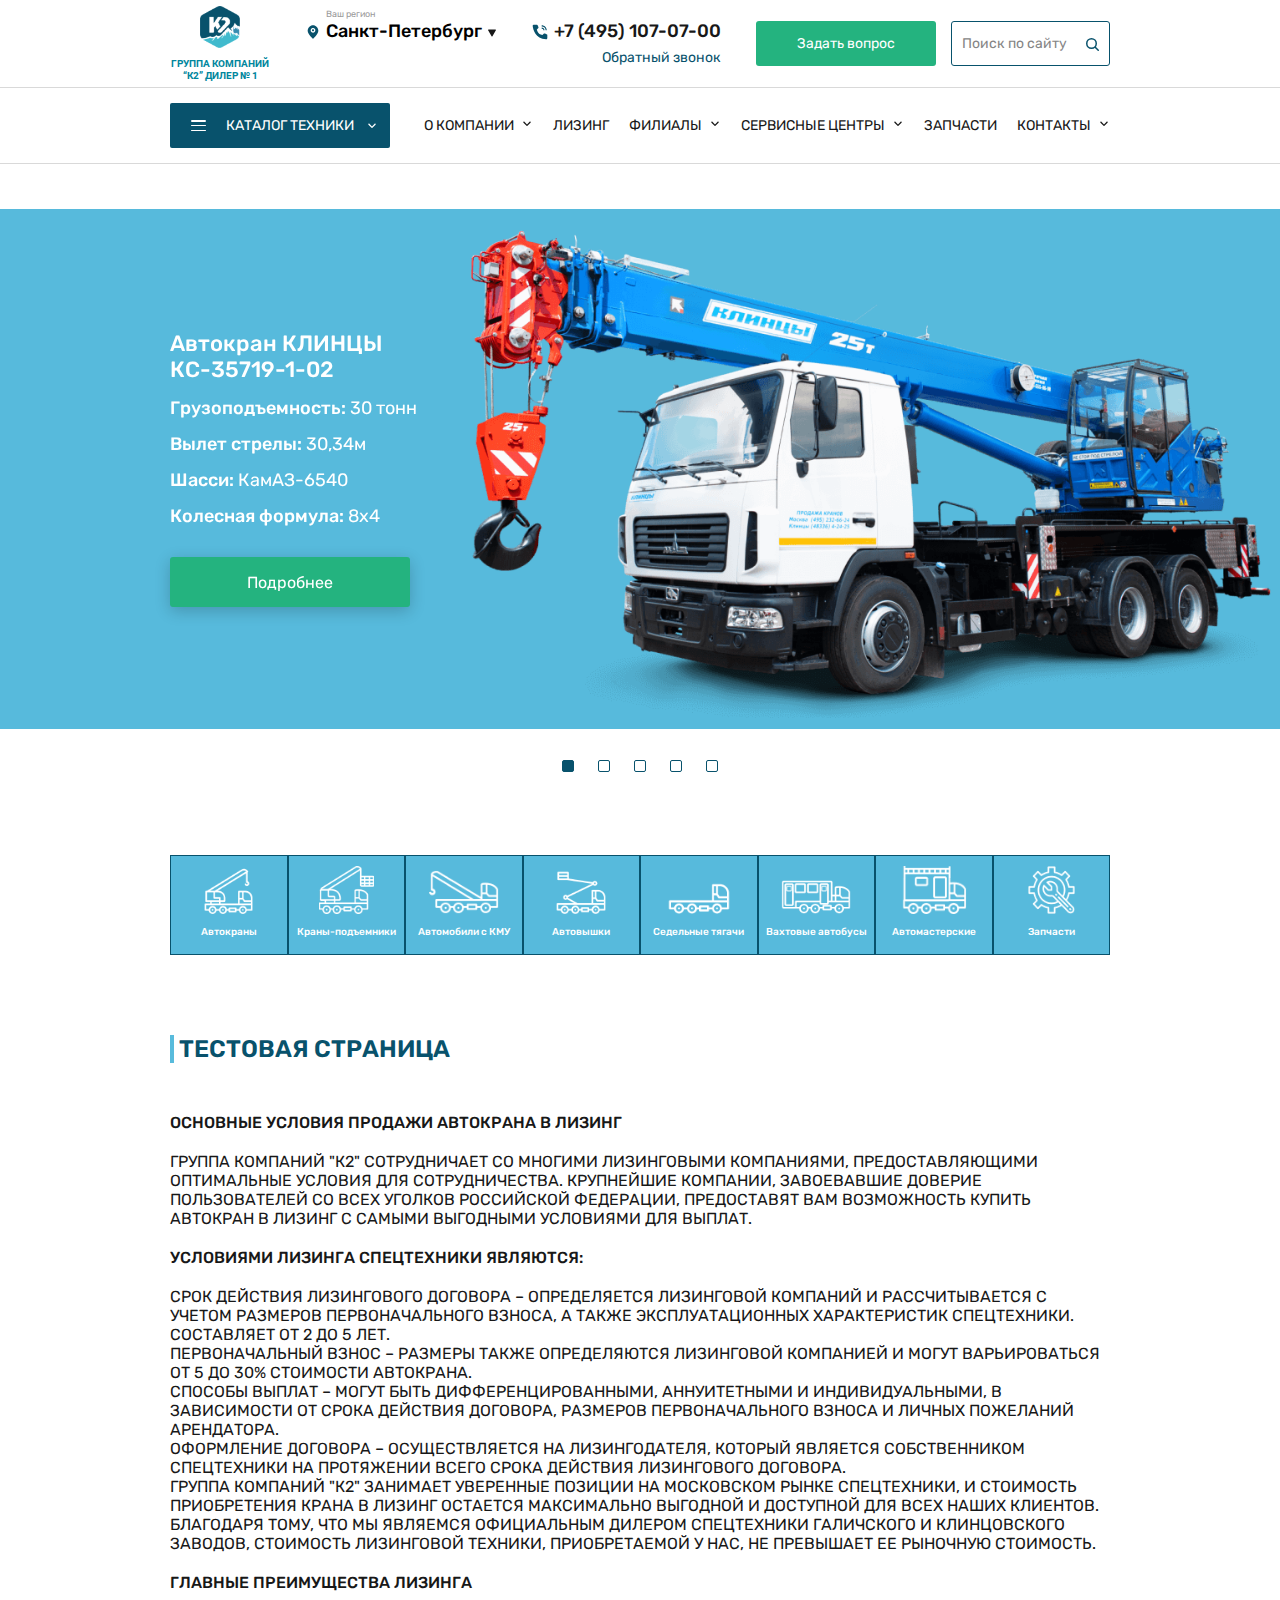
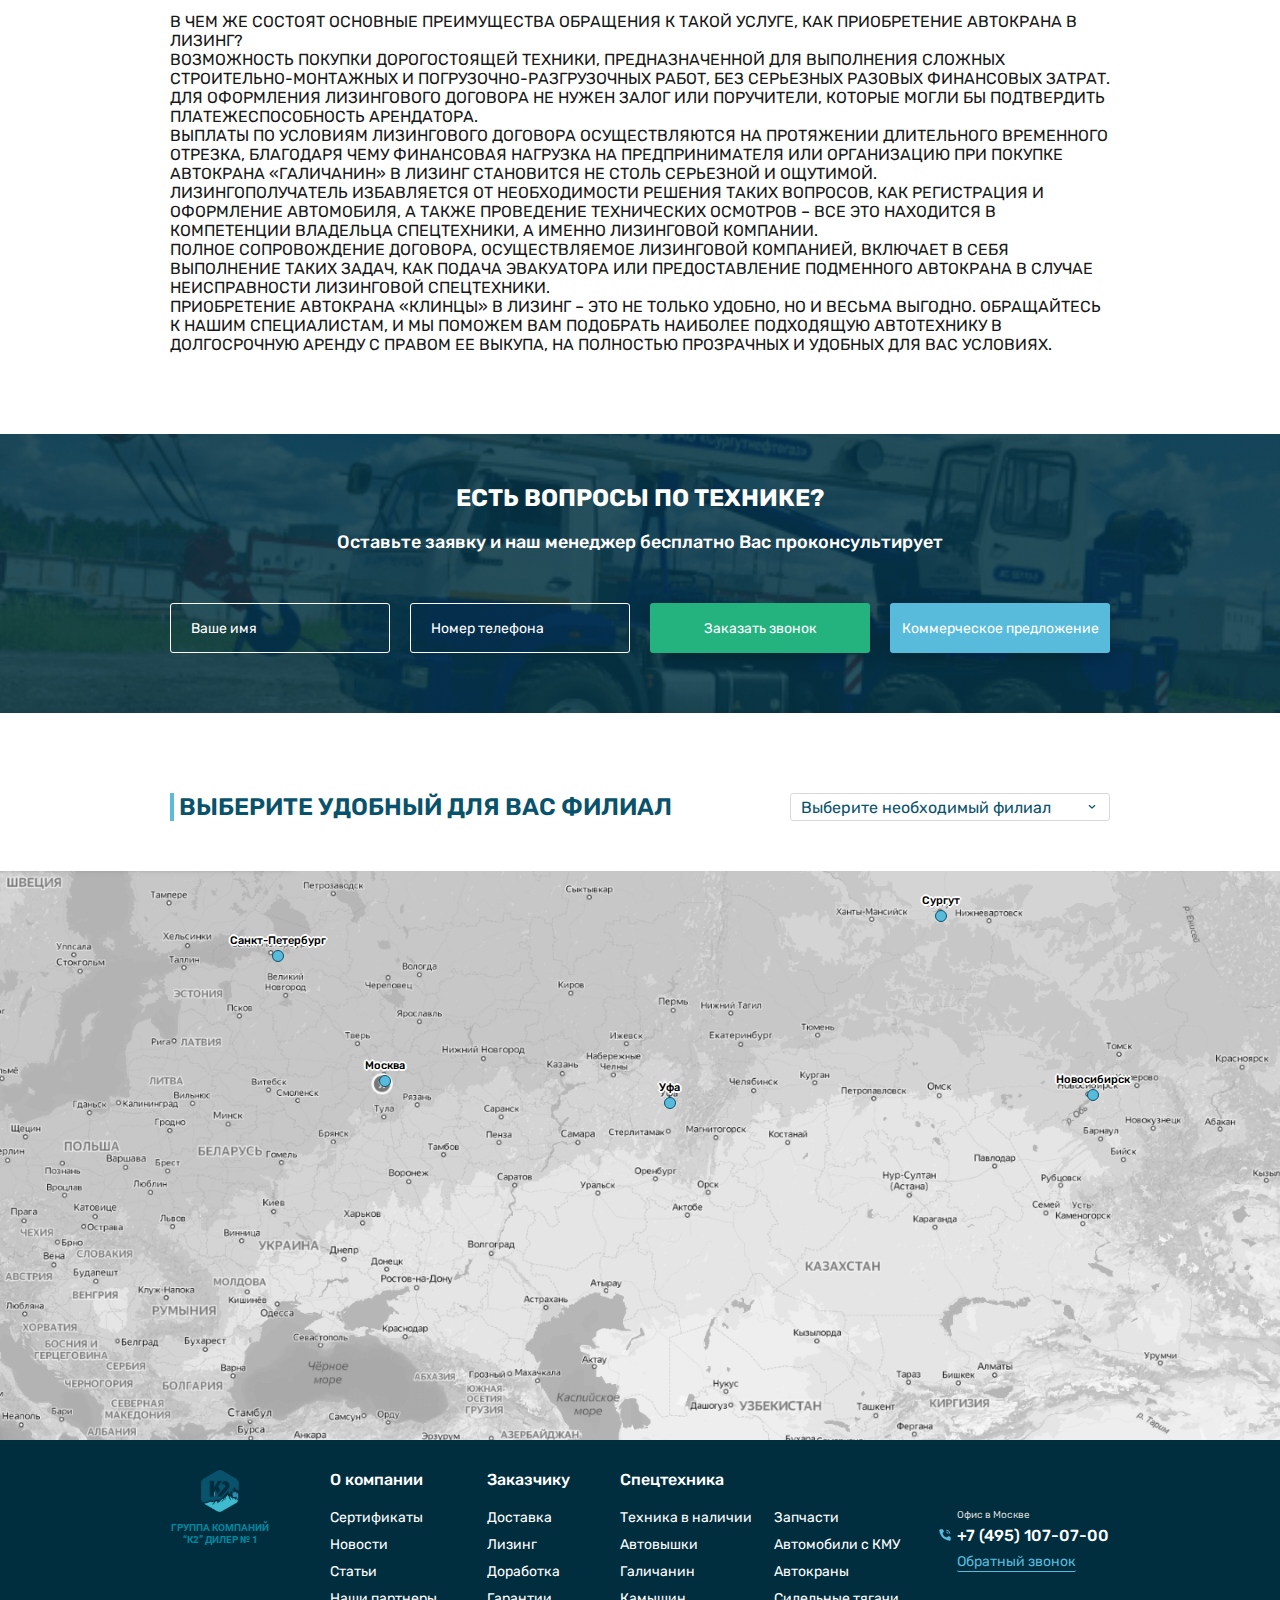
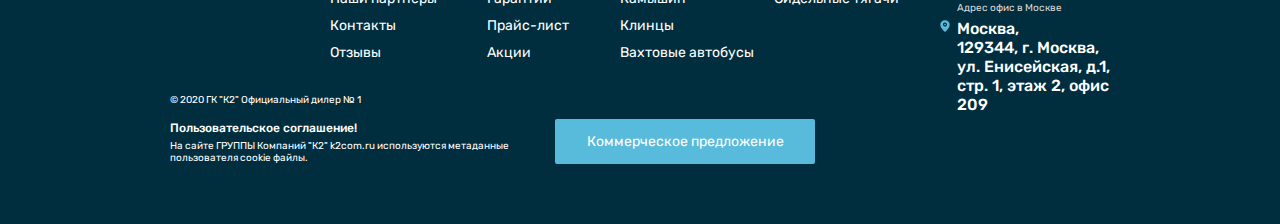
<file: test-page.html>
<!doctype html>
<html lang="ru">
<head>
    <meta charset="UTF-8">
    <meta name="viewport"
          content="width=device-width, initial-scale=1.0">
    <meta http-equiv="X-UA-Compatible" content="ie=edge">
    <title>K2COM - ТЕСТ</title>
    <meta name="title" content="K2COM | Продажа грузоподъемной, дорожно-строительной и спецтехники в Москве от Официального дилера!">
    <meta name="description" content="Продажа грузоподъемной, дорожно-строительной и спецтехники в Москве от Официального дилера!">
    <link rel="icon" type="image/png" href="media/logo.png">
    <link rel="stylesheet" href="libraries/swiper/swiper-bundle.min.css">
    <link rel="stylesheet" href="css/reset.css">
    <link rel="stylesheet" href="fonts/fonts.css">
    <link rel="stylesheet" href="css/style.css">
    <link rel="stylesheet" href="css/media.css">
</head>
<body>
<header class="header">
    <div class="header-top">
        <div class="container">
            <div class="header-top__wrap">
                <a href="#" class="header-logo icon-logo">
                    <img src="media/logo.png" alt="Logo">
                    <p>Группа компаний
                        “к2” дилер № 1</p>
                </a>
                <div class="header-reg-phone">
                    <div class="header-region">
                        <span class="header-region__span">Ваш регион</span>
                        <div class="header-region__trigger">
                            <p class="header-region__preview">
                                <svg width="18" height="18" viewBox="0 0 18 18" fill="none" xmlns="http://www.w3.org/2000/svg">
                                    <path d="M9 8.25C9.62132 8.25 10.125 7.74632 10.125 7.125C10.125 6.50368 9.62132 6 9 6C8.37868 6 7.875 6.50368 7.875 7.125C7.875 7.74632 8.37868 8.25 9 8.25Z" fill="#08526C"/>
                                    <path d="M9 1.5C7.41904 1.49992 5.90194 2.12382 4.77843 3.23609C3.65492 4.34837 3.01581 5.85912 3 7.44C3 11.55 8.2875 16.125 8.5125 16.32C8.64835 16.4362 8.82124 16.5 9 16.5C9.17876 16.5 9.35165 16.4362 9.4875 16.32C9.75 16.125 15 11.55 15 7.44C14.9842 5.85912 14.3451 4.34837 13.2216 3.23609C12.0981 2.12382 10.581 1.49992 9 1.5ZM9 9.75C8.48082 9.75 7.97331 9.59605 7.54163 9.30761C7.10995 9.01917 6.7735 8.6092 6.57482 8.12954C6.37614 7.64989 6.32415 7.12209 6.42544 6.61289C6.52672 6.10369 6.77673 5.63596 7.14384 5.26885C7.51096 4.90173 7.97869 4.65173 8.48789 4.55044C8.99709 4.44915 9.52489 4.50114 10.0045 4.69982C10.4842 4.8985 10.8942 5.23495 11.1826 5.66663C11.471 6.09831 11.625 6.60582 11.625 7.125C11.625 7.82119 11.3484 8.48887 10.8562 8.98116C10.3639 9.47344 9.69619 9.75 9 9.75Z" fill="#08526C"/>
                                </svg>
                                <span>Санкт-Петербург</span>
                                <svg width="8" height="8" viewBox="0 0 8 8" fill="#181818" xmlns="http://www.w3.org/2000/svg">
                                    <path d="M4.43301 7.25C4.24056 7.58333 3.75944 7.58333 3.56699 7.25L0.102885 1.25C-0.089565 0.916667 0.150997 0.5 0.535898 0.5L7.4641 0.5C7.849 0.5 8.08956 0.916667 7.89711 1.25L4.43301 7.25Z"/>
                                </svg>
                            </p>
                            <div class="header-region__list">
                                <a href="#">Москва</a>
                                <a href="#">Казань</a>
                                <a href="#">Уфа</a>
                                <a href="#">Новосибирск</a>
                                <a href="#">Красноярск</a>
                                <a href="#">Иваново</a>
                                <a href="#">Алматы (Алма-Ата)</a>
                                <a href="#">Сургут</a>
                                <a href="#">Ставрополь</a>
                                <a href="#">Иркутск</a>
                            </div>
                        </div>
                    </div>
                    <div class="header-phone">
                        <a class="phone-link" href="tel:+74951070700">
                            <svg width="18" height="18" viewBox="0 0 18 18" fill="none" xmlns="http://www.w3.org/2000/svg">
                                <path d="M13.5 7.3125H12.375C12.3746 6.86508 12.1966 6.43612 11.8802 6.11975C11.5639 5.80338 11.1349 5.62545 10.6875 5.625V4.5C11.4331 4.50089 12.148 4.7975 12.6753 5.32475C13.2025 5.852 13.4991 6.56685 13.5 7.3125Z" fill="#08526C"/>
                                <path d="M15.75 7.3125H14.625C14.6238 6.26858 14.2086 5.26775 13.4704 4.52958C12.7323 3.79142 11.7314 3.37619 10.6875 3.375V2.25C12.0297 2.25149 13.3165 2.78534 14.2656 3.73442C15.2147 4.6835 15.7485 5.9703 15.75 7.3125ZM11.4373 12.0836L12.6973 10.8236C12.866 10.6549 13.0804 10.5394 13.3141 10.4914C13.5478 10.4434 13.7904 10.4651 14.0119 10.5536L15.5464 11.1679C15.7726 11.2584 15.9664 11.4146 16.103 11.6163C16.2395 11.818 16.3125 12.056 16.3125 12.2996V15.0902C16.3129 15.256 16.2794 15.4202 16.2142 15.5727C16.1489 15.7252 16.0532 15.8628 15.933 15.977C15.8127 16.0912 15.6704 16.1797 15.5147 16.237C15.3591 16.2943 15.1934 16.3192 15.0278 16.3103C4.27164 15.6409 2.09926 6.53063 1.69595 3.042C1.67641 2.87145 1.69321 2.69869 1.74523 2.5351C1.79725 2.3715 1.88332 2.22077 1.99777 2.09283C2.11222 1.96488 2.25246 1.86261 2.40927 1.79275C2.56608 1.72289 2.73591 1.68702 2.90757 1.6875H5.64864C5.89224 1.68749 6.13025 1.76047 6.33198 1.89703C6.53371 2.03359 6.68989 2.22746 6.78039 2.45363L7.39407 3.98813C7.48264 4.20962 7.50426 4.45224 7.45627 4.68591C7.40827 4.91958 7.29277 5.13403 7.12407 5.30269L5.86407 6.56269C5.86407 6.56269 6.5627 11.4744 11.4373 12.0836Z" fill="#08526C"/>
                            </svg>
                            +7 (495) 107-07-00
                        </a>
                        <button type="button" class="btn" data-modal="modalRequest">Обратный звонок</button>
                    </div>
                </div>
                <div class="header-ask-search">
                    <button type="button" class="btn header__btn-ask" data-modal="modalRequest">Задать вопрос</button>
                    <div class="header-search">
                        <label for="inputSearch" class="visually-hidden">Поиск</label>
                        <input type="text" placeholder="Поиск по сайту" name="search" id="inputSearch">
                        <svg width="16" height="16" viewBox="0 0 16 16" fill="none" xmlns="http://www.w3.org/2000/svg">
                            <path d="M11.25 11.25L14.25 14.25" stroke="#08526C" stroke-width="1.5" stroke-linecap="round" stroke-linejoin="round"/>
                            <path d="M7.5 12.25C10.1234 12.25 12.25 10.1234 12.25 7.5C12.25 4.87665 10.1234 2.75 7.5 2.75C4.87665 2.75 2.75 4.87665 2.75 7.5C2.75 10.1234 4.87665 12.25 7.5 12.25Z" stroke="#08526C" stroke-width="1.5" stroke-linecap="round" stroke-linejoin="round"/>
                        </svg>
                    </div>
                </div>
                <a class="header-phone--mobile" href="tel:+74951070700">
                    <img src="media/icons/headerPhoneIcon.svg" alt="phone Icon">
                </a>
                <div class="header-burger"></div>
            </div>
        </div>
    </div>
    <hr>
    <div class="header-bottom">
        <div class="container">
            <div class="header-bottom__wrap">
                <button type="button" class="btn header__btn-catalogue">
                    <span class="header__btn-catalogue__icon"><span></span></span>
                    <span>Каталог техники</span>
                    <svg width="16" height="16" viewBox="0 0 16 16" fill="none" xmlns="http://www.w3.org/2000/svg">
                        <path d="M7.99999 9.98288C7.9111 9.98288 7.8251 9.96621 7.74199 9.93288C7.65844 9.89954 7.58888 9.8551 7.53333 9.79954L4.46666 6.73288C4.34444 6.61066 4.28333 6.4551 4.28333 6.26621C4.28333 6.07732 4.34444 5.92177 4.46666 5.79954C4.58888 5.67732 4.74444 5.61621 4.93333 5.61621C5.12221 5.61621 5.27777 5.67732 5.39999 5.79954L7.99999 8.39954L10.6 5.79954C10.7222 5.67732 10.8778 5.61621 11.0667 5.61621C11.2555 5.61621 11.4111 5.67732 11.5333 5.79954C11.6555 5.92177 11.7167 6.07732 11.7167 6.26621C11.7167 6.4551 11.6555 6.61066 11.5333 6.73288L8.46666 9.79954C8.39999 9.86621 8.32777 9.91332 8.24999 9.94088C8.17221 9.96888 8.08888 9.98288 7.99999 9.98288Z" fill="white"/>
                    </svg>
                </button>
                <nav class="header-menu">
                    <div class="header-menu__link header-menu__link-dropdown">
                        <p>О компании</p>
                        <div class="header-menu__link-dropdown__list">
                            <a href="#">Новости</a>
                            <a href="#">вакансии</a>
                            <a href="#">сертификаты</a>
                            <a href="#">Отзывы</a>
                            <a href="#">Вопросы и ответы</a>
                            <a href="#">доставка</a>
                        </div>
                    </div>
                    <a href="#" class="header-menu__link">Лизинг</a>
                    <div class="header-menu__link header-menu__link-dropdown">
                        <p>Филиалы</p>
                        <div class="header-menu__link-dropdown__list">
                            <a href="#">Москва</a>
                            <a href="#">Санкт-Петербург</a>
                            <a href="#">Алматы (Алма-Ата)</a>
                            <a href="#">Иваново</a>
                            <a href="#">Красноярск</a>
                        </div>
                    </div>
                    <div class="header-menu__link header-menu__link-dropdown">
                        <p>Сервисные Центры</p>
                        <div class="header-menu__link-dropdown__list">
                            <a href="#">Москва</a>
                            <a href="#">Санкт-Петербург</a>
                            <a href="#">Алматы (Алма-Ата)</a>
                            <a href="#">Иваново</a>
                            <a href="#">Красноярск</a>
                        </div>
                    </div>
                    <a href="#" class="header-menu__link">ЗАПЧАСТИ</a>
                    <div class="header-menu__link header-menu__link-dropdown">
                        <p>Контакты</p>
                        <div class="header-menu__link-dropdown__list">
                            <a href="#">Москва</a>
                            <a href="#">Санкт-Петербург</a>
                            <a href="#">Алматы (Алма-Ата)</a>
                            <a href="#">Иваново</a>
                            <a href="#">Красноярск</a>
                        </div>
                    </div>
                </nav>
                <button type="button" class="btn header__btn-ask" data-modal="modalRequest">Задать вопрос</button>
                <div class="header-search">
                    <label for="inputSearchBottom" class="visually-hidden">Поиск</label>
                    <input type="text" placeholder="Поиск по сайту" name="search" id="inputSearchBottom">
                    <svg width="16" height="16" viewBox="0 0 16 16" fill="none" xmlns="http://www.w3.org/2000/svg">
                        <path d="M11.25 11.25L14.25 14.25" stroke="#08526C" stroke-width="1.5" stroke-linecap="round" stroke-linejoin="round"/>
                        <path d="M7.5 12.25C10.1234 12.25 12.25 10.1234 12.25 7.5C12.25 4.87665 10.1234 2.75 7.5 2.75C4.87665 2.75 2.75 4.87665 2.75 7.5C2.75 10.1234 4.87665 12.25 7.5 12.25Z" stroke="#08526C" stroke-width="1.5" stroke-linecap="round" stroke-linejoin="round"/>
                    </svg>
                </div>
            </div>
        </div>
    </div>
    <hr>
    <div class="header-burger__wrap">
        <div class="container">
            <div class="header-search">
                <label for="inputSearchBurger" class="visually-hidden">Поиск</label>
                <input type="text" placeholder="Поиск по сайту" name="search" id="inputSearchBurger">
                <svg width="16" height="16" viewBox="0 0 16 16" fill="none" xmlns="http://www.w3.org/2000/svg">
                    <path d="M11.25 11.25L14.25 14.25" stroke="#08526C" stroke-width="1.5" stroke-linecap="round" stroke-linejoin="round"/>
                    <path d="M7.5 12.25C10.1234 12.25 12.25 10.1234 12.25 7.5C12.25 4.87665 10.1234 2.75 7.5 2.75C4.87665 2.75 2.75 4.87665 2.75 7.5C2.75 10.1234 4.87665 12.25 7.5 12.25Z" stroke="#08526C" stroke-width="1.5" stroke-linecap="round" stroke-linejoin="round"/>
                </svg>
            </div>
            <nav class="header-menu">
                <div class="header-menu__link header-menu__link-collapse">
                    <p>О компании</p>
                    <div class="header-menu__link-collapse__list">
                        <a href="#">Новости</a>
                        <a href="#">вакансии</a>
                        <a href="#">сертификаты</a>
                        <a href="#">Отзывы</a>
                        <a href="#">Вопросы и ответы</a>
                        <a href="#">доставка</a>
                    </div>
                </div>
                <a href="#" class="header-menu__link">Лизинг</a>
                <div class="header-menu__link header-menu__link-collapse">
                    <p>Филиалы</p>
                    <div class="header-menu__link-collapse__list">
                        <a href="#">Москва</a>
                        <a href="#">Санкт-Петербург</a>
                        <a href="#">Алматы (Алма-Ата)</a>
                        <a href="#">Иваново</a>
                        <a href="#">Красноярск</a>
                    </div>
                </div>
                <div class="header-menu__link header-menu__link-collapse">
                    <p>Сервисные Центры</p>
                    <div class="header-menu__link-collapse__list">
                        <a href="#">Москва</a>
                        <a href="#">Санкт-Петербург</a>
                        <a href="#">Алматы (Алма-Ата)</a>
                        <a href="#">Иваново</a>
                        <a href="#">Красноярск</a>
                    </div>
                </div>
                <a href="#" class="header-menu__link">ЗАПЧАСТИ</a>
                <div class="header-menu__link header-menu__link-collapse">
                    <p>Контакты</p>
                    <div class="header-menu__link-collapse__list">
                        <a href="#">Москва</a>
                        <a href="#">Санкт-Петербург</a>
                        <a href="#">Алматы (Алма-Ата)</a>
                        <a href="#">Иваново</a>
                        <a href="#">Красноярск</a>
                    </div>
                </div>
            </nav>
            <button type="button" class="btn header__btn-ask" data-modal="modalRequest">Задать вопрос</button>
            <div class="header-phone">
                <a class="phone-link" href="tel:+74951070700">
                    <svg width="18" height="18" viewBox="0 0 18 18" fill="none" xmlns="http://www.w3.org/2000/svg">
                        <path d="M13.5 7.3125H12.375C12.3746 6.86508 12.1966 6.43612 11.8802 6.11975C11.5639 5.80338 11.1349 5.62545 10.6875 5.625V4.5C11.4331 4.50089 12.148 4.7975 12.6753 5.32475C13.2025 5.852 13.4991 6.56685 13.5 7.3125Z" fill="#08526C"/>
                        <path d="M15.75 7.3125H14.625C14.6238 6.26858 14.2086 5.26775 13.4704 4.52958C12.7323 3.79142 11.7314 3.37619 10.6875 3.375V2.25C12.0297 2.25149 13.3165 2.78534 14.2656 3.73442C15.2147 4.6835 15.7485 5.9703 15.75 7.3125ZM11.4373 12.0836L12.6973 10.8236C12.866 10.6549 13.0804 10.5394 13.3141 10.4914C13.5478 10.4434 13.7904 10.4651 14.0119 10.5536L15.5464 11.1679C15.7726 11.2584 15.9664 11.4146 16.103 11.6163C16.2395 11.818 16.3125 12.056 16.3125 12.2996V15.0902C16.3129 15.256 16.2794 15.4202 16.2142 15.5727C16.1489 15.7252 16.0532 15.8628 15.933 15.977C15.8127 16.0912 15.6704 16.1797 15.5147 16.237C15.3591 16.2943 15.1934 16.3192 15.0278 16.3103C4.27164 15.6409 2.09926 6.53063 1.69595 3.042C1.67641 2.87145 1.69321 2.69869 1.74523 2.5351C1.79725 2.3715 1.88332 2.22077 1.99777 2.09283C2.11222 1.96488 2.25246 1.86261 2.40927 1.79275C2.56608 1.72289 2.73591 1.68702 2.90757 1.6875H5.64864C5.89224 1.68749 6.13025 1.76047 6.33198 1.89703C6.53371 2.03359 6.68989 2.22746 6.78039 2.45363L7.39407 3.98813C7.48264 4.20962 7.50426 4.45224 7.45627 4.68591C7.40827 4.91958 7.29277 5.13403 7.12407 5.30269L5.86407 6.56269C5.86407 6.56269 6.5627 11.4744 11.4373 12.0836Z" fill="#08526C"/>
                    </svg>
                    +7 (495) 107-07-00
                </a>
                <button type="button" class="btn" data-modal="modalRequest">Обратный звонок</button>
            </div>
            <div class="header-region">
                <span class="header-region__span">Ваш регион</span>
                <div class="header-region__trigger">
                    <p class="header-region__preview">
                        <svg width="18" height="18" viewBox="0 0 18 18" fill="none" xmlns="http://www.w3.org/2000/svg">
                            <path d="M9 8.25C9.62132 8.25 10.125 7.74632 10.125 7.125C10.125 6.50368 9.62132 6 9 6C8.37868 6 7.875 6.50368 7.875 7.125C7.875 7.74632 8.37868 8.25 9 8.25Z" fill="#08526C"/>
                            <path d="M9 1.5C7.41904 1.49992 5.90194 2.12382 4.77843 3.23609C3.65492 4.34837 3.01581 5.85912 3 7.44C3 11.55 8.2875 16.125 8.5125 16.32C8.64835 16.4362 8.82124 16.5 9 16.5C9.17876 16.5 9.35165 16.4362 9.4875 16.32C9.75 16.125 15 11.55 15 7.44C14.9842 5.85912 14.3451 4.34837 13.2216 3.23609C12.0981 2.12382 10.581 1.49992 9 1.5ZM9 9.75C8.48082 9.75 7.97331 9.59605 7.54163 9.30761C7.10995 9.01917 6.7735 8.6092 6.57482 8.12954C6.37614 7.64989 6.32415 7.12209 6.42544 6.61289C6.52672 6.10369 6.77673 5.63596 7.14384 5.26885C7.51096 4.90173 7.97869 4.65173 8.48789 4.55044C8.99709 4.44915 9.52489 4.50114 10.0045 4.69982C10.4842 4.8985 10.8942 5.23495 11.1826 5.66663C11.471 6.09831 11.625 6.60582 11.625 7.125C11.625 7.82119 11.3484 8.48887 10.8562 8.98116C10.3639 9.47344 9.69619 9.75 9 9.75Z" fill="#08526C"/>
                        </svg>
                        <span>Санкт-Петербург</span>
                        <svg width="8" height="8" viewBox="0 0 8 8" fill="#181818" xmlns="http://www.w3.org/2000/svg">
                            <path d="M4.43301 7.25C4.24056 7.58333 3.75944 7.58333 3.56699 7.25L0.102885 1.25C-0.089565 0.916667 0.150997 0.5 0.535898 0.5L7.4641 0.5C7.849 0.5 8.08956 0.916667 7.89711 1.25L4.43301 7.25Z"/>
                        </svg>
                    </p>
                    <div class="header-region__list">
                        <a href="#">Москва</a>
                        <a href="#">Казань</a>
                        <a href="#">Уфа</a>
                        <a href="#">Новосибирск</a>
                        <a href="#">Красноярск</a>
                        <a href="#">Иваново</a>
                        <a href="#">Алматы (Алма-Ата)</a>
                        <a href="#">Сургут</a>
                        <a href="#">Ставрополь</a>
                        <a href="#">Иркутск</a>
                    </div>
                </div>
            </div>
        </div>
    </div>
</header>
<div class="header-mobile-spacer"></div>

<div class="header-catalogue">
    <div class="container">
        <div class="header-catalogue__wrap">
            <div class="header-catalogue__sidebar">
                <div class="header-catalogue__sidebar-wrap">
                    <div class="header-catalogue__sidebar-item">
                        <button type="button" class="header-catalogue__sidebar-btn">Автокраны</button>
                        <div class="header-catalogue__cat">
                            <div class="header-catalogue__item header-catalogue__item-images">
                                <p>Марка:</p>
                                <div class="header-catalogue__item-wrap">
                                    <a href="#">
                                        <img src="media/headerCatalogue/headerCatalogueKamishin.png" alt="Камышин">
                                        <span>Камышин</span>
                                    </a>
                                    <a href="#">
                                        <img src="media/headerCatalogue/headerCatalogueGalichanin.png" alt="Галичанин">
                                        <span>Галичанин</span>
                                    </a>
                                    <a href="#">
                                        <img src="media/headerCatalogue/headerCatalogueKlincy.png" alt="Клинцы">
                                        <span>Клинцы</span>
                                    </a>
                                    <a href="#">
                                        <img src="media/headerCatalogue/headerCataloguePalSany.png" alt="Palfinger & Sany">
                                        <span>SANY</span>
                                    </a>
                                </div>
                            </div>
                            <div class="header-catalogue__item header-catalogue__item-capacity">
                                <p>Грузоподъемность (т.):</p>
                                <div class="header-catalogue__item-wrap">
                                    <a href="#">Автокраны 16 т.</a>
                                    <a href="#">Автокраны 20 т.</a>
                                    <a href="#">Автокраны 25 т.</a>
                                    <a href="#">Автокраны 27 т.</a>
                                    <a href="#">Автокраны 32 т.</a>
                                    <a href="#">Автокраны 35 т.</a>
                                    <a href="#">Автокраны 36 т.</a>
                                    <a href="#">Автокраны 40 т.</a>
                                    <a href="#">Автокраны 50 т.</a>
                                    <a href="#">Автокраны 55 т.</a>
                                    <a href="#">Автокраны 60 т.</a>
                                    <a href="#">Автокраны 70 т.</a>
                                    <a href="#">Автокраны 75 т.</a>
                                    <a href="#">Автокраны 80 т.</a>
                                    <a href="#">Автокраны 100 т.</a>
                                    <a href="#">Автокраны 120 т.</a>
                                </div>
                            </div>
                            <div class="header-catalogue__item header-catalogue__item-arrow">
                                <p>Длина стрелы (м.):</p>
                                <div class="header-catalogue__item-wrap">
                                    <a href="#">19,0 м</a>
                                    <a href="#">21,0 м</a>
                                    <a href="#">21,7 м</a>
                                    <a href="#">23,0 м</a>
                                    <a href="#">23,7 м</a>
                                    <a href="#">24,0 м</a>
                                    <a href="#">30,2 м</a>
                                    <a href="#">30,34 м</a>
                                    <a href="#">30,7 м</a>
                                    <a href="#">31,0 м</a>
                                    <a href="#">32,0 м</a>
                                    <a href="#">33,0 м</a>
                                    <a href="#">33,2 м</a>
                                    <a href="#">34,1 м</a>
                                    <a href="#">35,0 м</a>
                                    <a href="#">40,0 м</a>
                                    <a href="#">40,51 м</a>
                                    <a href="#">42,0 м</a>
                                    <a href="#">43,5 м</a>
                                    <a href="#">45,5 м</a>
                                    <a href="#">47,0 м</a>
                                    <a href="#">49,0 м</a>
                                    <a href="#">51,0 м</a>
                                    <a href="#">52,0 м</a>
                                    <a href="#">60,0 м</a>
                                </div>
                            </div>
                            <div class="header-catalogue__item header-catalogue__item-chassis">
                                <p>Шасси:</p>
                                <div class="header-catalogue__item-wrap">
                                    <a href="#">КамАЗ-43118</a>
                                    <a href="#">КамАЗ-65115</a>
                                    <a href="#">Урал-4320</a>
                                    <a href="#">МАЗ-6312</a>
                                    <a href="#">МАЗ-6312</a>
                                    <a href="#">КамАЗ-6540</a>
                                    <a href="#">БАЗ-690902</a>
                                </div>
                            </div>
                            <a href="#" class="btn btn-more header-catalogue__cat-link">
                                <svg width="13" height="13" viewBox="0 0 13 13" fill="none" xmlns="http://www.w3.org/2000/svg">
                                    <rect width="3" height="3" rx="1" fill="white"/>
                                    <rect y="5" width="3" height="3" rx="1" fill="white"/>
                                    <rect y="10" width="3" height="3" rx="1" fill="white"/>
                                    <rect x="5" width="3" height="3" rx="1" fill="white"/>
                                    <rect x="5" y="5" width="3" height="3" rx="1" fill="white"/>
                                    <rect x="5" y="10" width="3" height="3" rx="1" fill="white"/>
                                    <rect x="10" width="3" height="3" rx="1" fill="white"/>
                                    <rect x="10" y="5" width="3" height="3" rx="1" fill="white"/>
                                    <rect x="10" y="10" width="3" height="3" rx="1" fill="white"/>
                                </svg>
                                КАТАЛОГ АВТОКРАНОВ
                            </a>
                        </div>
                    </div>
                    <div class="header-catalogue__sidebar-item">
                        <button type="button" class="header-catalogue__sidebar-btn">Краны-подъемники</button>
                    </div>
                    <div class="header-catalogue__sidebar-item">
                        <button type="button" class="header-catalogue__sidebar-btn">Автомобили с КМУ</button>
                    </div>
                    <div class="header-catalogue__sidebar-item">
                        <button type="button" class="header-catalogue__sidebar-btn">Автовышки</button>
                    </div>
                    <div class="header-catalogue__sidebar-item">
                        <button type="button" class="header-catalogue__sidebar-btn">Седельные тягачи</button>
                    </div>
                    <div class="header-catalogue__sidebar-item">
                        <button type="button" class="header-catalogue__sidebar-btn">Вахтовые автобусы</button>
                    </div>
                    <div class="header-catalogue__sidebar-item">
                        <button type="button" class="header-catalogue__sidebar-btn">Автомастерские</button>
                    </div>
                    <div class="header-catalogue__sidebar-item">
                        <button type="button" class="header-catalogue__sidebar-btn">Запчаcти</button>
                        <div class="header-catalogue__cat header-catalogue__cat-spares">
                            <a href="#" class="header-catalogue__link">Опорно-поворотные устройства</a>
                            <a href="#" class="header-catalogue__link">Механизмы поворота</a>
                            <a href="#" class="header-catalogue__link">Электрооборудование</a>
                            <a href="#" class="header-catalogue__link">Кабины крановщика</a>
                            <a href="#" class="header-catalogue__link">Приборы безопасности</a>
                            <a href="#" class="header-catalogue__link">Грузовые лебедки</a>
                            <a href="#" class="header-catalogue__link">Гидроцилиндры</a>
                            <a href="#" class="header-catalogue__link">Стрелы</a>
                            <a href="#" class="header-catalogue__link">Ремкомплекты</a>
                            <a href="#" class="header-catalogue__link">Дополнительное оборудование</a>
                            <a href="#" class="header-catalogue__link">Гидрооборудование</a>
                            <a href="#" class="header-catalogue__link">Металлоконструкции</a>
                            <a href="#" class="header-catalogue__link">Гидромоторы-гидронасосы</a>
                            <a href="#" class="btn btn-more header-catalogue__cat-link">
                                <svg width="15" height="15" viewBox="0 0 15 15" fill="none" xmlns="http://www.w3.org/2000/svg" xmlns:xlink="http://www.w3.org/1999/xlink">
                                    <rect width="15" height="15" fill="url(#pattern0)"/>
                                    <defs>
                                        <pattern id="pattern0" patternContentUnits="objectBoundingBox" width="1" height="1">
                                            <use xlink:href="#image0_372_5002" transform="scale(0.00195312)"/>
                                        </pattern>
                                        <image id="image0_372_5002" width="512" height="512" xlink:href="[data-uri]"/>
                                    </defs>
                                </svg>
                                КАТАЛОГ АВТОЗАПЧАСТЕЙ
                            </a>
                        </div>
                    </div>
                </div>
            </div>
            <div class="header-catalogue__content"></div>
        </div>
    </div>
</div>

<div class="breadcrumbs breadcrumbs-hidden">
    <div class="breadcrumbs__container container">
        <ul>
            <li class="breadcrumbs__item"><a href="#">Главная</a></li>
            <li class="breadcrumbs__item"><a href="#">Каталог техники</a></li>
            <li class="breadcrumbs__item breadcrumbs__item--active"><a href="#">Автокраны</a></li>
        </ul>
    </div>
</div>

<section class="slider-banner">
    <div class="swiper slider-banner__swiper">
        <div class="swiper-wrapper">
            <div class="swiper-slide">
                <div class="slider-banner__slide-content">
                    <div class="container">
                        <div class="slider-banner__slide-body">
                            <h3>Автокран КЛИНЦЫ КС-35719-1-02</h3>
                            <div class="slider-banner__slide-body-text">
                                <p>Грузоподъемность: <span>30 тонн</span></p>
                                <p>Вылет стрелы: <span>30,34м</span></p>
                                <p>Шасси: <span>КамАЗ-6540</span></p>
                                <p>Колесная формула: <span>8х4</span></p>
                            </div>
                            <a href="#" class="btn btn-more">Подробнее</a>
                        </div>
                    </div>
                </div>
                <div class="slider-banner__slide-image">
                    <img src="media/examples/crane-example.png" alt="Автокран КЛИНЦЫ КС-35719-1-02">
                </div>
            </div>
            <div class="swiper-slide">
                <div class="slider-banner__slide-content">
                    <div class="container">
                        <div class="slider-banner__slide-body">
                            <h3>Автокран КЛИНЦЫ КС-35719-1-02</h3>
                            <div class="slider-banner__slide-body-text">
                                <p>Грузоподъемность: <span>30 тонн</span></p>
                                <p>Вылет стрелы: <span>30,34м</span></p>
                                <p>Шасси: <span>КамАЗ-6540</span></p>
                                <p>Колесная формула: <span>8х4</span></p>
                            </div>
                            <a href="#" class="btn btn-more">Подробнее</a>
                        </div>
                    </div>
                </div>
                <div class="slider-banner__slide-image">
                    <img src="media/examples/crane-example.png" alt="Автокран КЛИНЦЫ КС-35719-1-02">
                </div>
            </div>
            <div class="swiper-slide">
                <div class="slider-banner__slide-content">
                    <div class="container">
                        <div class="slider-banner__slide-body">
                            <h3>Автокран КЛИНЦЫ КС-35719-1-02</h3>
                            <div class="slider-banner__slide-body-text">
                                <p>Грузоподъемность: <span>30 тонн</span></p>
                                <p>Вылет стрелы: <span>30,34м</span></p>
                                <p>Шасси: <span>КамАЗ-6540</span></p>
                                <p>Колесная формула: <span>8х4</span></p>
                            </div>
                            <a href="#" class="btn btn-more">Подробнее</a>
                        </div>
                    </div>
                </div>
                <div class="slider-banner__slide-image">
                    <img src="media/examples/crane-example.png" alt="Автокран КЛИНЦЫ КС-35719-1-02">
                </div>
            </div>
            <div class="swiper-slide">
                <div class="slider-banner__slide-content">
                    <div class="container">
                        <div class="slider-banner__slide-body">
                            <h3>Автокран КЛИНЦЫ КС-35719-1-02</h3>
                            <div class="slider-banner__slide-body-text">
                                <p>Грузоподъемность: <span>30 тонн</span></p>
                                <p>Вылет стрелы: <span>30,34м</span></p>
                                <p>Шасси: <span>КамАЗ-6540</span></p>
                                <p>Колесная формула: <span>8х4</span></p>
                            </div>
                            <a href="#" class="btn btn-more">Подробнее</a>
                        </div>
                    </div>
                </div>
                <div class="slider-banner__slide-image">
                    <img src="media/examples/crane-example.png" alt="Автокран КЛИНЦЫ КС-35719-1-02">
                </div>
            </div>
            <div class="swiper-slide">
                <div class="slider-banner__slide-content">
                    <div class="container">
                        <div class="slider-banner__slide-body">
                            <h3>Автокран КЛИНЦЫ КС-35719-1-02</h3>
                            <div class="slider-banner__slide-body-text">
                                <p>Грузоподъемность: <span>30 тонн</span></p>
                                <p>Вылет стрелы: <span>30,34м</span></p>
                                <p>Шасси: <span>КамАЗ-6540</span></p>
                                <p>Колесная формула: <span>8х4</span></p>
                            </div>
                            <a href="#" class="btn btn-more">Подробнее</a>
                        </div>
                    </div>
                </div>
                <div class="slider-banner__slide-image">
                    <img src="media/examples/crane-example.png" alt="Автокран КЛИНЦЫ КС-35719-1-02">
                </div>
            </div>
        </div>
    </div>
    <div class="swiper-pagination"></div>
</section>

<div class="catalogue-list section-spacing">
    <div class="catalogue-list__container container">
        <a href="#" class="catalogue-list__item">
            <img src="media/categoriesListIcons/crane1.png" alt="Автокраны">
            <p>Автокраны</p>
        </a>
        <a href="#" class="catalogue-list__item">
            <img src="media/categoriesListIcons/crane2.png" alt="Краны-подъемники">
            <p>Краны-подъемники</p>
        </a>
        <a href="#" class="catalogue-list__item">
            <img src="media/categoriesListIcons/crane3.png" alt="Автомобили с КМУ">
            <p>Автомобили с КМУ</p>
        </a>
        <a href="#" class="catalogue-list__item">
            <img src="media/categoriesListIcons/crane4.png" alt="Автовышки">
            <p>Автовышки</p>
        </a>
        <a href="#" class="catalogue-list__item">
            <img src="media/categoriesListIcons/crane5.png" alt="Седельные тягачи">
            <p>Седельные тягачи</p>
        </a>
        <a href="#" class="catalogue-list__item">
            <img src="media/categoriesListIcons/crane6.png" alt="Вахтовые автобусы">
            <p>Вахтовые автобусы</p>
        </a>
        <a href="#" class="catalogue-list__item">
            <img src="media/categoriesListIcons/crane7.png" alt="Автомастерские">
            <p>Автомастерские</p>
        </a>
        <a href="#" class="catalogue-list__item">
            <img src="media/categoriesListIcons/crane8.png" alt="Запчасти">
            <p>Запчасти</p>
        </a>
    </div>
</div>

<section class="section-test">
    <div class="container">
        <h2 class="section-title">Тестовая страница</h2>
        <div class="section-test__content">
            <h6>Основные условия продажи автокрана в лизинг</h6>
            <ul>
                <li>ГРУППА Компаний "К2" сотрудничает со многими лизинговыми компаниями, предоставляющими оптимальные условия для сотрудничества. Крупнейшие компании, завоевавшие доверие пользователей со всех уголков Российской Федерации, предоставят вам возможность купить автокран в лизинг с самыми выгодными условиями для выплат.</li>
            </ul>
            <h6>Условиями лизинга спецтехники являются:</h6>
            <ul>
                <li>Срок действия лизингового договора – определяется лизинговой компаний и рассчитывается с учетом размеров первоначального взноса, а также эксплуатационных характеристик спецтехники. Составляет от 2 до 5 лет.</li>
                <li>Первоначальный взнос – размеры также определяются лизинговой компанией и могут варьироваться от 5 до 30% стоимости автокрана.</li>
                <li>Способы выплат – могут быть дифференцированными, аннуитетными и индивидуальными, в зависимости от срока действия договора, размеров первоначального взноса и личных пожеланий арендатора.</li>
                <li>Оформление договора – осуществляется на лизингодателя, который является собственником спецтехники на протяжении всего срока действия лизингового договора.</li>
                <li>ГРУППА Компаний "К2" занимает уверенные позиции на московском рынке спецтехники, и стоимость приобретения крана в лизинг остается максимально выгодной и доступной для всех наших клиентов. Благодаря тому, что мы являемся официальным дилером спецтехники Галичского и Клинцовского заводов, стоимость лизинговой техники, приобретаемой у нас, не превышает ее рыночную стоимость.</li>
            </ul>
            <h6>Главные преимущества лизинга</h6>
            <ul>
                <li>В чем же состоят основные преимущества обращения к такой услуге, как приобретение автокрана в лизинг?</li>
                <li>Возможность покупки дорогостоящей техники, предназначенной для выполнения сложных строительно-монтажных и погрузочно-разгрузочных работ, без серьезных разовых финансовых затрат.</li>
                <li>Для оформления лизингового договора не нужен залог или поручители, которые могли бы подтвердить платежеспособность арендатора.</li>
                <li>Выплаты по условиям лизингового договора осуществляются на протяжении длительного временного отрезка, благодаря чему финансовая нагрузка на предпринимателя или организацию при покупке автокрана «Галичанин» в лизинг становится не столь серьезной и ощутимой.</li>
                <li>Лизингополучатель избавляется от необходимости решения таких вопросов, как регистрация и оформление автомобиля, а также проведение технических осмотров – все это находится в компетенции владельца спецтехники, а именно лизинговой компании.</li>
                <li>Полное сопровождение договора, осуществляемое лизинговой компанией, включает в себя выполнение таких задач, как подача эвакуатора или предоставление подменного автокрана в случае неисправности лизинговой спецтехники.</li>
                <li>Приобретение автокрана «Клинцы» в лизинг – это не только удобно, но и весьма выгодно. Обращайтесь к нашим специалистам, и мы поможем вам подобрать наиболее подходящую автотехнику в долгосрочную аренду с правом ее выкупа, на полностью прозрачных и удобных для вас условиях.</li>
            </ul>
        </div>
    </div>
</section>

<div class="section-spacing">
    <section class="form-banner">
        <div class="form-banner__container container">
            <h2>Есть вопросы по технике?</h2>
            <p>Оставьте заявку  и наш менеджер бесплатно Вас проконсультирует</p>
            <form action="#" class="form-banner__form">
                <div class="form-banner__form-input">
                    <label for="form-banner-name" class="visually-hidden">Имя</label>
                    <input type="text" name="form-banner-name" id="form-banner-name" placeholder="Ваше имя">
                </div>
                <div class="form-banner__form-input">
                    <label for="form-banner-phone" class="visually-hidden">Номер</label>
                    <input type="text" name="form-banner-phone" id="form-banner-phone" placeholder="Номер телефона" data-input-phone="true">
                </div>
                <button type="submit" class="btn btn-more form-banner__form-submit">Заказать звонок</button>
                <button type="button" class="btn btn-more btn-commercial-offer" data-modal="modalOffer">Коммерческое предложение</button>
            </form>
        </div>
        <div class="form-banner__loader">
            <div class="lds-roller"><div></div><div></div><div></div><div></div><div></div><div></div><div></div><div></div></div>
        </div>
        <div class="form-banner__container-success">
            <h2>спасибо! ваша заявка отправлена.</h2>
            <p>Наш менеджер свяжется с Вами в ближайшее время</p>
        </div>
        <div class="form-banner-bg">
            <img src="media/examples/about-company-img.png" alt="Background">
        </div>
    </section>
</div>

<section class="map">
    <div class="map__container container">
        <div class="map-title">
            <h2 class="section-title">Выберите удобный для вас филиал</h2>
        </div>
        <div class="map-dropdown__wrap">
            <div class="map-dropdown">
                <p class="map-dropdown__preview">
                    <span>Выберите необходимый филиал</span>
                    <img src="media/icons/dropdownArrowIcon-blue.svg" alt="">
                </p>
                <div class="map-dropdown__list"></div>
            </div>
        </div>
    </div>
    <div class="map-wrap">
        <div class="map-wrap__item" style="top: 33%; left: 28.5%">
            <p>Москва</p>
            <div class="map-wrap__item-card">
                <div class="map-wrap__item-card__top">
                    <img src="media/logo.png" alt="Logo">
                    <h6>Центральный филиал Москва</h6>
                </div>
                <hr>
                <div class="map-wrap__item-card__info">
                    <div class="map-wrap__item-card__info-item">
                        <svg width="12" height="12" viewBox="0 0 12 12" fill="none" xmlns="http://www.w3.org/2000/svg">
                            <path d="M6.00024 5.49854C6.41446 5.49854 6.75024 5.16275 6.75024 4.74854C6.75024 4.33432 6.41446 3.99854 6.00024 3.99854C5.58603 3.99854 5.25024 4.33432 5.25024 4.74854C5.25024 5.16275 5.58603 5.49854 6.00024 5.49854Z" fill="#08526C"/>
                            <path d="M6.00037 0.998535C4.94639 0.998482 3.93499 1.41441 3.18599 2.15593C2.43698 2.89745 2.01091 3.90462 2.00037 4.95854C2.00037 7.69854 5.52537 10.7485 5.67537 10.8785C5.76593 10.956 5.88119 10.9986 6.00037 10.9986C6.11954 10.9986 6.2348 10.956 6.32537 10.8785C6.50037 10.7485 10.0004 7.69854 10.0004 4.95854C9.98983 3.90462 9.56375 2.89745 8.81474 2.15593C8.06574 1.41441 7.05434 0.998482 6.00037 0.998535ZM6.00037 6.49854C5.65425 6.49854 5.3159 6.3959 5.02812 6.20361C4.74033 6.01132 4.51603 5.738 4.38358 5.41823C4.25112 5.09846 4.21647 4.74659 4.28399 4.40713C4.35152 4.06766 4.51819 3.75584 4.76293 3.5111C5.00767 3.26636 5.31949 3.09969 5.65896 3.03216C5.99842 2.96464 6.35029 2.99929 6.67006 3.13175C6.98983 3.2642 7.26314 3.4885 7.45544 3.77629C7.64773 4.06407 7.75037 4.40242 7.75037 4.74854C7.75037 5.21267 7.56599 5.65778 7.2378 5.98597C6.90961 6.31416 6.46449 6.49854 6.00037 6.49854Z" fill="#08526C"/>
                        </svg>
                        <span>г. Москва, ул. Енисейская, д.1, стр. 1, этаж 2, офис 209</span>
                    </div>
                    <a href="tel:+74951070700" class="map-wrap__item-card__info-item map-wrap__item-card__info-item-phone">
                        <svg width="12" height="12" viewBox="0 0 12 12" fill="none" xmlns="http://www.w3.org/2000/svg">
                            <path d="M9.00024 4.875H8.25024C8.24995 4.57672 8.13132 4.29075 7.92041 4.07983C7.7095 3.86892 7.42352 3.7503 7.12524 3.75V3C7.62234 3.0006 8.09891 3.19833 8.45041 3.54983C8.80191 3.90133 8.99965 4.3779 9.00024 4.875Z" fill="#08526C"/>
                            <path d="M10.5003 4.875H9.75025C9.74946 4.17905 9.47264 3.51184 8.98053 3.01972C8.48842 2.52761 7.8212 2.2508 7.12525 2.25V1.5C8.02005 1.501 8.87792 1.85689 9.51064 2.48961C10.1434 3.12233 10.4993 3.9802 10.5003 4.875ZM7.62513 8.05575L8.46513 7.21575C8.57757 7.10329 8.72053 7.02629 8.87631 6.99429C9.03209 6.96229 9.19384 6.97671 9.3415 7.03575L10.3645 7.44525C10.5153 7.50558 10.6445 7.6097 10.7356 7.74419C10.8266 7.87867 10.8753 8.03735 10.8753 8.19975V10.0601C10.8755 10.1707 10.8532 10.2802 10.8097 10.3818C10.7662 10.4835 10.7024 10.5752 10.6222 10.6513C10.542 10.7275 10.4472 10.7864 10.3434 10.8246C10.2396 10.8628 10.1292 10.8795 10.0188 10.8735C2.848 10.4273 1.39975 4.35375 1.13088 2.028C1.11785 1.9143 1.12905 1.79913 1.16373 1.69007C1.19841 1.581 1.25579 1.48052 1.33209 1.39522C1.40839 1.30992 1.50189 1.24174 1.60643 1.19517C1.71097 1.1486 1.82418 1.12468 1.93863 1.125H3.766C3.9284 1.125 4.08708 1.17365 4.22156 1.26469C4.35605 1.35573 4.46017 1.48497 4.5205 1.63575L4.92963 2.65875C4.98867 2.80642 5.00308 2.96816 4.97109 3.12394C4.93909 3.27972 4.86209 3.42269 4.74963 3.53513L3.90963 4.37513C3.90963 4.37513 4.37538 7.64963 7.62513 8.05575Z" fill="#08526C"/>
                        </svg>
                        <span> 8 (495) 107-07-00</span>
                    </a>
                </div>
                <hr>
                <a href="#" class="map-wrap__item-card__link">ПОДРОБНЕЕ</a>
            </div>
        </div>
        <div class="map-wrap__item" style="top: 37%; left: 51.5%">
            <p>Уфа</p>
            <div class="map-wrap__item-card">
                <div class="map-wrap__item-card__top">
                    <img src="media/logo.png" alt="Logo">
                    <h6>Филиал Уфа</h6>
                </div>
                <hr>
                <div class="map-wrap__item-card__info">
                    <div class="map-wrap__item-card__info-item">
                        <svg width="12" height="12" viewBox="0 0 12 12" fill="none" xmlns="http://www.w3.org/2000/svg">
                            <path d="M6.00024 5.49854C6.41446 5.49854 6.75024 5.16275 6.75024 4.74854C6.75024 4.33432 6.41446 3.99854 6.00024 3.99854C5.58603 3.99854 5.25024 4.33432 5.25024 4.74854C5.25024 5.16275 5.58603 5.49854 6.00024 5.49854Z" fill="#08526C"/>
                            <path d="M6.00037 0.998535C4.94639 0.998482 3.93499 1.41441 3.18599 2.15593C2.43698 2.89745 2.01091 3.90462 2.00037 4.95854C2.00037 7.69854 5.52537 10.7485 5.67537 10.8785C5.76593 10.956 5.88119 10.9986 6.00037 10.9986C6.11954 10.9986 6.2348 10.956 6.32537 10.8785C6.50037 10.7485 10.0004 7.69854 10.0004 4.95854C9.98983 3.90462 9.56375 2.89745 8.81474 2.15593C8.06574 1.41441 7.05434 0.998482 6.00037 0.998535ZM6.00037 6.49854C5.65425 6.49854 5.3159 6.3959 5.02812 6.20361C4.74033 6.01132 4.51603 5.738 4.38358 5.41823C4.25112 5.09846 4.21647 4.74659 4.28399 4.40713C4.35152 4.06766 4.51819 3.75584 4.76293 3.5111C5.00767 3.26636 5.31949 3.09969 5.65896 3.03216C5.99842 2.96464 6.35029 2.99929 6.67006 3.13175C6.98983 3.2642 7.26314 3.4885 7.45544 3.77629C7.64773 4.06407 7.75037 4.40242 7.75037 4.74854C7.75037 5.21267 7.56599 5.65778 7.2378 5.98597C6.90961 6.31416 6.46449 6.49854 6.00037 6.49854Z" fill="#08526C"/>
                        </svg>
                        <span>г. Москва, ул. Енисейская, д.1, стр. 1, этаж 2, офис 209</span>
                    </div>
                    <a href="tel:+74951070700" class="map-wrap__item-card__info-item map-wrap__item-card__info-item-phone">
                        <svg width="12" height="12" viewBox="0 0 12 12" fill="none" xmlns="http://www.w3.org/2000/svg">
                            <path d="M9.00024 4.875H8.25024C8.24995 4.57672 8.13132 4.29075 7.92041 4.07983C7.7095 3.86892 7.42352 3.7503 7.12524 3.75V3C7.62234 3.0006 8.09891 3.19833 8.45041 3.54983C8.80191 3.90133 8.99965 4.3779 9.00024 4.875Z" fill="#08526C"/>
                            <path d="M10.5003 4.875H9.75025C9.74946 4.17905 9.47264 3.51184 8.98053 3.01972C8.48842 2.52761 7.8212 2.2508 7.12525 2.25V1.5C8.02005 1.501 8.87792 1.85689 9.51064 2.48961C10.1434 3.12233 10.4993 3.9802 10.5003 4.875ZM7.62513 8.05575L8.46513 7.21575C8.57757 7.10329 8.72053 7.02629 8.87631 6.99429C9.03209 6.96229 9.19384 6.97671 9.3415 7.03575L10.3645 7.44525C10.5153 7.50558 10.6445 7.6097 10.7356 7.74419C10.8266 7.87867 10.8753 8.03735 10.8753 8.19975V10.0601C10.8755 10.1707 10.8532 10.2802 10.8097 10.3818C10.7662 10.4835 10.7024 10.5752 10.6222 10.6513C10.542 10.7275 10.4472 10.7864 10.3434 10.8246C10.2396 10.8628 10.1292 10.8795 10.0188 10.8735C2.848 10.4273 1.39975 4.35375 1.13088 2.028C1.11785 1.9143 1.12905 1.79913 1.16373 1.69007C1.19841 1.581 1.25579 1.48052 1.33209 1.39522C1.40839 1.30992 1.50189 1.24174 1.60643 1.19517C1.71097 1.1486 1.82418 1.12468 1.93863 1.125H3.766C3.9284 1.125 4.08708 1.17365 4.22156 1.26469C4.35605 1.35573 4.46017 1.48497 4.5205 1.63575L4.92963 2.65875C4.98867 2.80642 5.00308 2.96816 4.97109 3.12394C4.93909 3.27972 4.86209 3.42269 4.74963 3.53513L3.90963 4.37513C3.90963 4.37513 4.37538 7.64963 7.62513 8.05575Z" fill="#08526C"/>
                        </svg>
                        <span> 8 (495) 107-07-00</span>
                    </a>
                </div>
                <hr>
                <a href="#" class="map-wrap__item-card__link">ПОДРОБНЕЕ</a>
            </div>
        </div>
        <div class="map-wrap__item" style="top: 4%; left: 72%">
            <p>Сургут</p>
            <div class="map-wrap__item-card">
                <div class="map-wrap__item-card__top">
                    <img src="media/logo.png" alt="Logo">
                    <h6>Филиал Сургут</h6>
                </div>
                <hr>
                <div class="map-wrap__item-card__info">
                    <div class="map-wrap__item-card__info-item">
                        <svg width="12" height="12" viewBox="0 0 12 12" fill="none" xmlns="http://www.w3.org/2000/svg">
                            <path d="M6.00024 5.49854C6.41446 5.49854 6.75024 5.16275 6.75024 4.74854C6.75024 4.33432 6.41446 3.99854 6.00024 3.99854C5.58603 3.99854 5.25024 4.33432 5.25024 4.74854C5.25024 5.16275 5.58603 5.49854 6.00024 5.49854Z" fill="#08526C"/>
                            <path d="M6.00037 0.998535C4.94639 0.998482 3.93499 1.41441 3.18599 2.15593C2.43698 2.89745 2.01091 3.90462 2.00037 4.95854C2.00037 7.69854 5.52537 10.7485 5.67537 10.8785C5.76593 10.956 5.88119 10.9986 6.00037 10.9986C6.11954 10.9986 6.2348 10.956 6.32537 10.8785C6.50037 10.7485 10.0004 7.69854 10.0004 4.95854C9.98983 3.90462 9.56375 2.89745 8.81474 2.15593C8.06574 1.41441 7.05434 0.998482 6.00037 0.998535ZM6.00037 6.49854C5.65425 6.49854 5.3159 6.3959 5.02812 6.20361C4.74033 6.01132 4.51603 5.738 4.38358 5.41823C4.25112 5.09846 4.21647 4.74659 4.28399 4.40713C4.35152 4.06766 4.51819 3.75584 4.76293 3.5111C5.00767 3.26636 5.31949 3.09969 5.65896 3.03216C5.99842 2.96464 6.35029 2.99929 6.67006 3.13175C6.98983 3.2642 7.26314 3.4885 7.45544 3.77629C7.64773 4.06407 7.75037 4.40242 7.75037 4.74854C7.75037 5.21267 7.56599 5.65778 7.2378 5.98597C6.90961 6.31416 6.46449 6.49854 6.00037 6.49854Z" fill="#08526C"/>
                        </svg>
                        <span>г. Москва, ул. Енисейская, д.1, стр. 1, этаж 2, офис 209</span>
                    </div>
                    <a href="tel:+74951070700" class="map-wrap__item-card__info-item map-wrap__item-card__info-item-phone">
                        <svg width="12" height="12" viewBox="0 0 12 12" fill="none" xmlns="http://www.w3.org/2000/svg">
                            <path d="M9.00024 4.875H8.25024C8.24995 4.57672 8.13132 4.29075 7.92041 4.07983C7.7095 3.86892 7.42352 3.7503 7.12524 3.75V3C7.62234 3.0006 8.09891 3.19833 8.45041 3.54983C8.80191 3.90133 8.99965 4.3779 9.00024 4.875Z" fill="#08526C"/>
                            <path d="M10.5003 4.875H9.75025C9.74946 4.17905 9.47264 3.51184 8.98053 3.01972C8.48842 2.52761 7.8212 2.2508 7.12525 2.25V1.5C8.02005 1.501 8.87792 1.85689 9.51064 2.48961C10.1434 3.12233 10.4993 3.9802 10.5003 4.875ZM7.62513 8.05575L8.46513 7.21575C8.57757 7.10329 8.72053 7.02629 8.87631 6.99429C9.03209 6.96229 9.19384 6.97671 9.3415 7.03575L10.3645 7.44525C10.5153 7.50558 10.6445 7.6097 10.7356 7.74419C10.8266 7.87867 10.8753 8.03735 10.8753 8.19975V10.0601C10.8755 10.1707 10.8532 10.2802 10.8097 10.3818C10.7662 10.4835 10.7024 10.5752 10.6222 10.6513C10.542 10.7275 10.4472 10.7864 10.3434 10.8246C10.2396 10.8628 10.1292 10.8795 10.0188 10.8735C2.848 10.4273 1.39975 4.35375 1.13088 2.028C1.11785 1.9143 1.12905 1.79913 1.16373 1.69007C1.19841 1.581 1.25579 1.48052 1.33209 1.39522C1.40839 1.30992 1.50189 1.24174 1.60643 1.19517C1.71097 1.1486 1.82418 1.12468 1.93863 1.125H3.766C3.9284 1.125 4.08708 1.17365 4.22156 1.26469C4.35605 1.35573 4.46017 1.48497 4.5205 1.63575L4.92963 2.65875C4.98867 2.80642 5.00308 2.96816 4.97109 3.12394C4.93909 3.27972 4.86209 3.42269 4.74963 3.53513L3.90963 4.37513C3.90963 4.37513 4.37538 7.64963 7.62513 8.05575Z" fill="#08526C"/>
                        </svg>
                        <span> 8 (495) 107-07-00</span>
                    </a>
                </div>
                <hr>
                <a href="#" class="map-wrap__item-card__link">ПОДРОБНЕЕ</a>
            </div>
        </div>
        <div class="map-wrap__item" style="top: 11%; left: 18%">
            <p>Санкт-Петербург</p>
            <div class="map-wrap__item-card">
                <div class="map-wrap__item-card__top">
                    <img src="media/logo.png" alt="Logo">
                    <h6>Филиал Санкт-Петербург</h6>
                </div>
                <hr>
                <div class="map-wrap__item-card__info">
                    <div class="map-wrap__item-card__info-item">
                        <svg width="12" height="12" viewBox="0 0 12 12" fill="none" xmlns="http://www.w3.org/2000/svg">
                            <path d="M6.00024 5.49854C6.41446 5.49854 6.75024 5.16275 6.75024 4.74854C6.75024 4.33432 6.41446 3.99854 6.00024 3.99854C5.58603 3.99854 5.25024 4.33432 5.25024 4.74854C5.25024 5.16275 5.58603 5.49854 6.00024 5.49854Z" fill="#08526C"/>
                            <path d="M6.00037 0.998535C4.94639 0.998482 3.93499 1.41441 3.18599 2.15593C2.43698 2.89745 2.01091 3.90462 2.00037 4.95854C2.00037 7.69854 5.52537 10.7485 5.67537 10.8785C5.76593 10.956 5.88119 10.9986 6.00037 10.9986C6.11954 10.9986 6.2348 10.956 6.32537 10.8785C6.50037 10.7485 10.0004 7.69854 10.0004 4.95854C9.98983 3.90462 9.56375 2.89745 8.81474 2.15593C8.06574 1.41441 7.05434 0.998482 6.00037 0.998535ZM6.00037 6.49854C5.65425 6.49854 5.3159 6.3959 5.02812 6.20361C4.74033 6.01132 4.51603 5.738 4.38358 5.41823C4.25112 5.09846 4.21647 4.74659 4.28399 4.40713C4.35152 4.06766 4.51819 3.75584 4.76293 3.5111C5.00767 3.26636 5.31949 3.09969 5.65896 3.03216C5.99842 2.96464 6.35029 2.99929 6.67006 3.13175C6.98983 3.2642 7.26314 3.4885 7.45544 3.77629C7.64773 4.06407 7.75037 4.40242 7.75037 4.74854C7.75037 5.21267 7.56599 5.65778 7.2378 5.98597C6.90961 6.31416 6.46449 6.49854 6.00037 6.49854Z" fill="#08526C"/>
                        </svg>
                        <span>г. Москва, ул. Енисейская, д.1, стр. 1, этаж 2, офис 209</span>
                    </div>
                    <a href="tel:+74951070700" class="map-wrap__item-card__info-item map-wrap__item-card__info-item-phone">
                        <svg width="12" height="12" viewBox="0 0 12 12" fill="none" xmlns="http://www.w3.org/2000/svg">
                            <path d="M9.00024 4.875H8.25024C8.24995 4.57672 8.13132 4.29075 7.92041 4.07983C7.7095 3.86892 7.42352 3.7503 7.12524 3.75V3C7.62234 3.0006 8.09891 3.19833 8.45041 3.54983C8.80191 3.90133 8.99965 4.3779 9.00024 4.875Z" fill="#08526C"/>
                            <path d="M10.5003 4.875H9.75025C9.74946 4.17905 9.47264 3.51184 8.98053 3.01972C8.48842 2.52761 7.8212 2.2508 7.12525 2.25V1.5C8.02005 1.501 8.87792 1.85689 9.51064 2.48961C10.1434 3.12233 10.4993 3.9802 10.5003 4.875ZM7.62513 8.05575L8.46513 7.21575C8.57757 7.10329 8.72053 7.02629 8.87631 6.99429C9.03209 6.96229 9.19384 6.97671 9.3415 7.03575L10.3645 7.44525C10.5153 7.50558 10.6445 7.6097 10.7356 7.74419C10.8266 7.87867 10.8753 8.03735 10.8753 8.19975V10.0601C10.8755 10.1707 10.8532 10.2802 10.8097 10.3818C10.7662 10.4835 10.7024 10.5752 10.6222 10.6513C10.542 10.7275 10.4472 10.7864 10.3434 10.8246C10.2396 10.8628 10.1292 10.8795 10.0188 10.8735C2.848 10.4273 1.39975 4.35375 1.13088 2.028C1.11785 1.9143 1.12905 1.79913 1.16373 1.69007C1.19841 1.581 1.25579 1.48052 1.33209 1.39522C1.40839 1.30992 1.50189 1.24174 1.60643 1.19517C1.71097 1.1486 1.82418 1.12468 1.93863 1.125H3.766C3.9284 1.125 4.08708 1.17365 4.22156 1.26469C4.35605 1.35573 4.46017 1.48497 4.5205 1.63575L4.92963 2.65875C4.98867 2.80642 5.00308 2.96816 4.97109 3.12394C4.93909 3.27972 4.86209 3.42269 4.74963 3.53513L3.90963 4.37513C3.90963 4.37513 4.37538 7.64963 7.62513 8.05575Z" fill="#08526C"/>
                        </svg>
                        <span> 8 (495) 107-07-00</span>
                    </a>
                </div>
                <hr>
                <a href="#" class="map-wrap__item-card__link">ПОДРОБНЕЕ</a>
            </div>
        </div>
        <div class="map-wrap__item" style="top: 35.5%; left: 82.5%">
            <p>Новосибирск</p>
            <div class="map-wrap__item-card">
                <div class="map-wrap__item-card__top">
                    <img src="media/logo.png" alt="Logo">
                    <h6>Филиал Новосибирск</h6>
                </div>
                <hr>
                <div class="map-wrap__item-card__info">
                    <div class="map-wrap__item-card__info-item">
                        <svg width="12" height="12" viewBox="0 0 12 12" fill="none" xmlns="http://www.w3.org/2000/svg">
                            <path d="M6.00024 5.49854C6.41446 5.49854 6.75024 5.16275 6.75024 4.74854C6.75024 4.33432 6.41446 3.99854 6.00024 3.99854C5.58603 3.99854 5.25024 4.33432 5.25024 4.74854C5.25024 5.16275 5.58603 5.49854 6.00024 5.49854Z" fill="#08526C"/>
                            <path d="M6.00037 0.998535C4.94639 0.998482 3.93499 1.41441 3.18599 2.15593C2.43698 2.89745 2.01091 3.90462 2.00037 4.95854C2.00037 7.69854 5.52537 10.7485 5.67537 10.8785C5.76593 10.956 5.88119 10.9986 6.00037 10.9986C6.11954 10.9986 6.2348 10.956 6.32537 10.8785C6.50037 10.7485 10.0004 7.69854 10.0004 4.95854C9.98983 3.90462 9.56375 2.89745 8.81474 2.15593C8.06574 1.41441 7.05434 0.998482 6.00037 0.998535ZM6.00037 6.49854C5.65425 6.49854 5.3159 6.3959 5.02812 6.20361C4.74033 6.01132 4.51603 5.738 4.38358 5.41823C4.25112 5.09846 4.21647 4.74659 4.28399 4.40713C4.35152 4.06766 4.51819 3.75584 4.76293 3.5111C5.00767 3.26636 5.31949 3.09969 5.65896 3.03216C5.99842 2.96464 6.35029 2.99929 6.67006 3.13175C6.98983 3.2642 7.26314 3.4885 7.45544 3.77629C7.64773 4.06407 7.75037 4.40242 7.75037 4.74854C7.75037 5.21267 7.56599 5.65778 7.2378 5.98597C6.90961 6.31416 6.46449 6.49854 6.00037 6.49854Z" fill="#08526C"/>
                        </svg>
                        <span>г. Москва, ул. Енисейская, д.1, стр. 1, этаж 2, офис 209</span>
                    </div>
                    <a href="tel:+74951070700" class="map-wrap__item-card__info-item map-wrap__item-card__info-item-phone">
                        <svg width="12" height="12" viewBox="0 0 12 12" fill="none" xmlns="http://www.w3.org/2000/svg">
                            <path d="M9.00024 4.875H8.25024C8.24995 4.57672 8.13132 4.29075 7.92041 4.07983C7.7095 3.86892 7.42352 3.7503 7.12524 3.75V3C7.62234 3.0006 8.09891 3.19833 8.45041 3.54983C8.80191 3.90133 8.99965 4.3779 9.00024 4.875Z" fill="#08526C"/>
                            <path d="M10.5003 4.875H9.75025C9.74946 4.17905 9.47264 3.51184 8.98053 3.01972C8.48842 2.52761 7.8212 2.2508 7.12525 2.25V1.5C8.02005 1.501 8.87792 1.85689 9.51064 2.48961C10.1434 3.12233 10.4993 3.9802 10.5003 4.875ZM7.62513 8.05575L8.46513 7.21575C8.57757 7.10329 8.72053 7.02629 8.87631 6.99429C9.03209 6.96229 9.19384 6.97671 9.3415 7.03575L10.3645 7.44525C10.5153 7.50558 10.6445 7.6097 10.7356 7.74419C10.8266 7.87867 10.8753 8.03735 10.8753 8.19975V10.0601C10.8755 10.1707 10.8532 10.2802 10.8097 10.3818C10.7662 10.4835 10.7024 10.5752 10.6222 10.6513C10.542 10.7275 10.4472 10.7864 10.3434 10.8246C10.2396 10.8628 10.1292 10.8795 10.0188 10.8735C2.848 10.4273 1.39975 4.35375 1.13088 2.028C1.11785 1.9143 1.12905 1.79913 1.16373 1.69007C1.19841 1.581 1.25579 1.48052 1.33209 1.39522C1.40839 1.30992 1.50189 1.24174 1.60643 1.19517C1.71097 1.1486 1.82418 1.12468 1.93863 1.125H3.766C3.9284 1.125 4.08708 1.17365 4.22156 1.26469C4.35605 1.35573 4.46017 1.48497 4.5205 1.63575L4.92963 2.65875C4.98867 2.80642 5.00308 2.96816 4.97109 3.12394C4.93909 3.27972 4.86209 3.42269 4.74963 3.53513L3.90963 4.37513C3.90963 4.37513 4.37538 7.64963 7.62513 8.05575Z" fill="#08526C"/>
                        </svg>
                        <span> 8 (495) 107-07-00</span>
                    </a>
                </div>
                <hr>
                <a href="#" class="map-wrap__item-card__link">ПОДРОБНЕЕ</a>
            </div>
        </div>
        <img src="media/map.png" alt="Карта Филиалов">
    </div>
</section>

<footer class="footer">
    <div class="footer__container container">
        <div class="footer-left">
            <a href="#" class="footer-logo icon-logo">
                <img src="media/logo-dark.png" alt="Logo">
                <p>Группа компаний
                    “к2” дилер № 1</p>
            </a>
            <div class="footer-menu">
                <div class="footer-menu__item">
                    <h5>
                        О компании
                        <img src="media/icons/dropdownArrowIcon-white.svg" alt="Dropdown Icon">
                    </h5>
                    <div class="footer-menu__item-list">
                        <ul>
                            <li><a href="#">Сертификаты</a></li>
                            <li><a href="#">Новости</a></li>
                            <li><a href="#">Статьи</a></li>
                            <li><a href="#">Наши партнеры</a></li>
                            <li><a href="#">Контакты</a></li>
                            <li><a href="#">Отзывы</a></li>
                        </ul>
                    </div>
                </div>
                <div class="footer-menu__item">
                    <h5>
                        Заказчику
                        <img src="media/icons/dropdownArrowIcon-white.svg" alt="Dropdown Icon">
                    </h5>
                    <div class="footer-menu__item-list">
                        <ul>
                            <li><a href="#">Доставка</a></li>
                            <li><a href="#">Лизинг</a></li>
                            <li><a href="#">Доработка</a></li>
                            <li><a href="#">Гарантии</a></li>
                            <li><a href="#">Прайс-лист</a></li>
                            <li><a href="#">Акции</a></li>
                        </ul>
                    </div>
                </div>
                <div class="footer-menu__item">
                    <h5>
                        Спецтехника
                        <img src="media/icons/dropdownArrowIcon-white.svg" alt="Dropdown Icon">
                    </h5>
                    <div class="footer-menu__item-list">
                        <ul>
                            <li><a href="#">Техника в наличии</a></li>
                            <li><a href="#">Автовышки</a></li>
                            <li><a href="#">Галичанин</a></li>
                            <li><a href="#">Камышин</a></li>
                            <li><a href="#">Клинцы</a></li>
                            <li><a href="#">Вахтовые автобусы</a></li>
                        </ul>
                        <ul>
                            <li><a href="#">Запчасти</a></li>
                            <li><a href="#">Автомобили с КМУ</a></li>
                            <li><a href="#">Автокраны</a></li>
                            <li><a href="#">Сидельные тягачи</a></li>
                        </ul>
                    </div>
                </div>
            </div>
        </div>
        <div class="footer-contacts">
            <div class="footer-contacts__phone">
                <span>Офис в Москве</span>
                <a href="tel:+74951070700" class="phone-link">
                    <svg width="18" height="18" viewBox="0 0 18 18" fill="none" xmlns="http://www.w3.org/2000/svg">
                        <path d="M13.5 7.3125H12.375C12.3746 6.86508 12.1966 6.43612 11.8802 6.11975C11.5639 5.80338 11.1349 5.62545 10.6875 5.625V4.5C11.4331 4.50089 12.148 4.7975 12.6753 5.32475C13.2025 5.852 13.4991 6.56685 13.5 7.3125Z" fill="#58BBDC"/>
                        <path d="M15.7499 7.3125H14.6249C14.6238 6.26858 14.2085 5.26775 13.4704 4.52959C12.7322 3.79142 11.7314 3.3762 10.6874 3.375V2.25C12.0297 2.25149 13.3165 2.78534 14.2655 3.73442C15.2146 4.6835 15.7485 5.9703 15.7499 7.3125ZM11.4373 12.0836L12.6973 10.8236C12.8659 10.6549 13.0804 10.5394 13.314 10.4914C13.5477 10.4434 13.7903 10.4651 14.0118 10.5536L15.5463 11.1679C15.7725 11.2584 15.9664 11.4146 16.1029 11.6163C16.2395 11.818 16.3125 12.056 16.3124 12.2996V15.0902C16.3128 15.2561 16.2794 15.4202 16.2141 15.5727C16.1489 15.7252 16.0532 15.8628 15.9329 15.977C15.8126 16.0912 15.6703 16.1797 15.5147 16.237C15.359 16.2943 15.1933 16.3192 15.0277 16.3103C4.27157 15.6409 2.0992 6.53063 1.69589 3.042C1.67635 2.87145 1.69315 2.6987 1.74517 2.5351C1.79719 2.37151 1.88326 2.22078 1.99771 2.09283C2.11216 1.96488 2.2524 1.86261 2.40921 1.79275C2.56602 1.72289 2.73585 1.68703 2.90751 1.6875H5.64857C5.89218 1.6875 6.13019 1.76048 6.33192 1.89704C6.53365 2.03359 6.68983 2.22746 6.78032 2.45363L7.39401 3.98813C7.48258 4.20963 7.5042 4.45224 7.45621 4.68591C7.40821 4.91958 7.29271 5.13403 7.12401 5.30269L5.86401 6.56269C5.86401 6.56269 6.56264 11.4744 11.4373 12.0836Z" fill="#58BBDC"/>
                    </svg>
                    +7 (495) 107-07-00
                </a>
                <button type="button" class="btn" data-modal="modalRequest">Обратный звонок</button>
            </div>
            <div class="footer-contacts__address">
                <span>Адрес офис в Москве</span>
                <div>
                    <svg width="18" height="18" viewBox="0 0 18 18" fill="none" xmlns="http://www.w3.org/2000/svg">
                        <path d="M9 8.25C9.62132 8.25 10.125 7.74632 10.125 7.125C10.125 6.50368 9.62132 6 9 6C8.37868 6 7.875 6.50368 7.875 7.125C7.875 7.74632 8.37868 8.25 9 8.25Z" fill="#58BBDC"/>
                        <path d="M9 1.5C7.41904 1.49992 5.90194 2.12382 4.77843 3.23609C3.65492 4.34837 3.01581 5.85912 3 7.44C3 11.55 8.2875 16.125 8.5125 16.32C8.64835 16.4362 8.82124 16.5 9 16.5C9.17876 16.5 9.35165 16.4362 9.4875 16.32C9.75 16.125 15 11.55 15 7.44C14.9842 5.85912 14.3451 4.34837 13.2216 3.23609C12.0981 2.12382 10.581 1.49992 9 1.5ZM9 9.75C8.48082 9.75 7.97331 9.59605 7.54163 9.30761C7.10995 9.01917 6.7735 8.6092 6.57482 8.12954C6.37614 7.64989 6.32415 7.12209 6.42544 6.61289C6.52672 6.10369 6.77673 5.63596 7.14384 5.26885C7.51096 4.90173 7.97869 4.65173 8.48789 4.55044C8.99709 4.44915 9.52489 4.50114 10.0045 4.69982C10.4842 4.8985 10.8942 5.23495 11.1826 5.66663C11.471 6.09831 11.625 6.60582 11.625 7.125C11.625 7.82119 11.3484 8.48887 10.8562 8.98116C10.3639 9.47344 9.69619 9.75 9 9.75Z" fill="#58BBDC"/>
                    </svg>
                    <p>Москва, <br>
                        129344, г. Москва, ул. Енисейская, д.1, стр. 1, этаж 2, офис 209</p>
                </div>
            </div>
        </div>
        <div class="footer-bottom">
            <div class="footer-bottom__credits">
                <p> © 2020 ГК "К2" Официальный дилер № 1</p>
                <a href="#">Пользовательское соглашение!</a>
                <p>На сайте ГРУППЫ Компаний "К2" k2com.ru используются метаданные пользователя cookie файлы.</p>
            </div>
            <button type="button" class="btn btn-commercial-offer" data-modal="modalOffer">Коммерческое предложение</button>
        </div>
    </div>
</footer>


<div class="modal modal-lizing" id="modalLizing">
    <div class="modal-bg modal-exit"></div>
    <div class="modal-container">
        <div class="modal-body">
            <h2 class="modal-title">Заявка на лизинг</h2>
            <form action="#">
                <div class="section-row modal__section-row">
                    <div class="section-col-12">
                        <div class="modal-input">
                            <label for="modalLizingInputName">Фамилия Имя Отчество</label>
                            <input class="modal-input__input" type="text" id="modalLizingInputName" name="modal-lizing-name" data-input-required="true">
                        </div>
                    </div>
                    <div class="section-col-sm-6">
                        <div class="modal-input">
                            <label for="modalLizingInputCompanyName">Название компании</label>
                            <input class="modal-input__input" type="text" id="modalLizingInputCompanyName" name="modal-lizing-company-name" data-input-required="true">
                        </div>
                    </div>
                    <div class="section-col-sm-6">
                        <div class="modal-input">
                            <label for="modalLizingInputInn">ИНН (Ваш или компании)</label>
                            <input class="modal-input__input" type="text" id="modalLizingInputInn" name="modal-lizing-inn" data-input-required="true" data-input-inn="true">
                        </div>
                    </div>
                    <div class="section-col-12">
                        <div class="modal-input">
                            <label for="modalLizingInputMachine">Какую технику вы хотите взять в лизинг</label>
                            <input class="modal-input__input" type="text" id="modalLizingInputMachine" name="modal-lizing-machine" readonly>
                        </div>
                    </div>
                    <div class="section-col-sm-6">
                        <div class="modal-input">
                            <label for="modalLizingInputOffice">Офис продаж</label>
                            <div class="modal-select__wrap custom-select__wrap">
                                <div class="modal-select-preview custom-select-preview modal-input__input">
                                    <input placeholder="Выберите удобный офис продаж" type="text" id="modalLizingInputOffice" name="modal-lizing-office" data-input-required="true" readonly>
                                    <svg width="16" height="16" viewBox="0 0 16 16" fill="none" xmlns="http://www.w3.org/2000/svg">
                                        <path d="M7.99999 9.98288C7.9111 9.98288 7.8251 9.96621 7.74199 9.93288C7.65844 9.89954 7.58888 9.8551 7.53333 9.79954L4.46666 6.73288C4.34444 6.61066 4.28333 6.4551 4.28333 6.26621C4.28333 6.07732 4.34444 5.92177 4.46666 5.79954C4.58888 5.67732 4.74444 5.61621 4.93333 5.61621C5.12221 5.61621 5.27777 5.67732 5.39999 5.79954L7.99999 8.39954L10.6 5.79954C10.7222 5.67732 10.8778 5.61621 11.0667 5.61621C11.2555 5.61621 11.4111 5.67732 11.5333 5.79954C11.6555 5.92177 11.7167 6.07732 11.7167 6.26621C11.7167 6.4551 11.6555 6.61066 11.5333 6.73288L8.46666 9.79954C8.39999 9.86621 8.32777 9.91332 8.24999 9.94088C8.17221 9.96888 8.08888 9.98288 7.99999 9.98288Z" fill="#858585"/>
                                    </svg>
                                </div>
                                <div class="modal-select-options custom-select-options">
                                    <button type="button" class="btn modal-select-options__item custom-select-options__item" data-select="Центральный офис Москва">Центральный офис Москва</button>
                                    <button type="button" class="btn modal-select-options__item custom-select-options__item" data-select="Офис Санкт-Петербург">Офис Санкт-Петербург</button>
                                    <button type="button" class="btn modal-select-options__item custom-select-options__item" data-select="Офис Казань">Офис Казань</button>
                                    <button type="button" class="btn modal-select-options__item custom-select-options__item" data-select="Офис Уфа">Офис Уфа</button>
                                    <button type="button" class="btn modal-select-options__item custom-select-options__item" data-select="Офис Иваново">Офис Иваново</button>
                                    <button type="button" class="btn modal-select-options__item custom-select-options__item" data-select="Офис Новосибирск">Офис Новосибирск</button>
                                    <button type="button" class="btn modal-select-options__item custom-select-options__item" data-select="Офис Сургут">Офис Сургут</button>
                                    <button type="button" class="btn modal-select-options__item custom-select-options__item" data-select="Офис Красноярск">Офис Красноярск</button>
                                </div>
                            </div>
                        </div>
                    </div>
                    <div class="section-col-sm-6">
                        <div class="modal-input">
                            <label for="modalLizingInputLizCompany">Лизинговая компания</label>
                            <div class="modal-select__wrap custom-select__wrap">
                                <div class="modal-select-preview custom-select-preview modal-input__input">
                                    <input placeholder="Выберите лизинговую компанию" type="text" id="modalLizingInputLizCompany" name="modal-lizing-liz-company" data-input-required="true" readonly>
                                    <svg width="16" height="16" viewBox="0 0 16 16" fill="none" xmlns="http://www.w3.org/2000/svg">
                                        <path d="M7.99999 9.98288C7.9111 9.98288 7.8251 9.96621 7.74199 9.93288C7.65844 9.89954 7.58888 9.8551 7.53333 9.79954L4.46666 6.73288C4.34444 6.61066 4.28333 6.4551 4.28333 6.26621C4.28333 6.07732 4.34444 5.92177 4.46666 5.79954C4.58888 5.67732 4.74444 5.61621 4.93333 5.61621C5.12221 5.61621 5.27777 5.67732 5.39999 5.79954L7.99999 8.39954L10.6 5.79954C10.7222 5.67732 10.8778 5.61621 11.0667 5.61621C11.2555 5.61621 11.4111 5.67732 11.5333 5.79954C11.6555 5.92177 11.7167 6.07732 11.7167 6.26621C11.7167 6.4551 11.6555 6.61066 11.5333 6.73288L8.46666 9.79954C8.39999 9.86621 8.32777 9.91332 8.24999 9.94088C8.17221 9.96888 8.08888 9.98288 7.99999 9.98288Z" fill="#858585"/>
                                    </svg>
                                </div>
                                <div class="modal-select-options custom-select-options">
                                    <button type="button" class="btn modal-select-options__item custom-select-options__item" data-select="Эксперт-Лизинг">Эксперт-Лизинг</button>
                                    <button type="button" class="btn modal-select-options__item custom-select-options__item" data-select="Каркаде">Каркаде</button>
                                    <button type="button" class="btn modal-select-options__item custom-select-options__item" data-select="Аспект Лизинг">Аспект Лизинг</button>
                                    <button type="button" class="btn modal-select-options__item custom-select-options__item" data-select="Элемент Лизинг">Элемент Лизинг</button>
                                    <button type="button" class="btn modal-select-options__item custom-select-options__item" data-select="Балтийский лизинг">Балтийский лизинг</button>
                                    <button type="button" class="btn modal-select-options__item custom-select-options__item" data-select="ВЭБ-лизинг">ВЭБ-лизинг</button>
                                    <button type="button" class="btn modal-select-options__item custom-select-options__item" data-select="Европлан">Европлан</button>
                                    <button type="button" class="btn modal-select-options__item custom-select-options__item" data-select="ВТБ лизинг">ВТБ лизинг</button>
                                </div>
                            </div>
                        </div>
                    </div>
                    <div class="section-col-sm-6">
                        <div class="modal-input">
                            <label for="modalLizingInputPhone">Телефон</label>
                            <input class="modal-input__input" type="text" id="modalLizingInputPhone" name="modal-lizing-phone" data-input-required="true" data-input-phone="true">
                        </div>
                    </div>
                    <div class="section-col-sm-6">
                        <div class="modal-input">
                            <label for="modalLizingInputEmail">Электронная почта</label>
                            <input class="modal-input__input" type="text" id="modalLizingInputEmail" name="modal-lizing-email" data-input-required="true" data-input-email="true">
                        </div>
                    </div>
                    <div class="section-col-12">
                        <button type="submit" class="btn btn-more modal-submit">Оставить заявку</button>
                        <div class="modal-agreement modal-input">
                            <label class="modal-agreement__label">
                                Я ознакомлен и принимаю условия  Соглашения об использовании сайта, в том числе в части обработки и использования моих персональных данных
                                <input type="checkbox" data-input-required="true">
                                <span class="modal-agreement__checkmark">
                                <svg width="7" height="5" viewBox="0 0 7 5" fill="none" xmlns="http://www.w3.org/2000/svg">
<path fill-rule="evenodd" clip-rule="evenodd" d="M6.168 0.4992L2.7136 4.8184L0 2.5568L0.512 1.9424L2.5984 3.6808L5.544 0L6.168 0.4992Z" fill="#4A4A4A"/>
</svg>
                            </span>
                            </label>
                        </div>
                    </div>
                </div>
                <button class="modal-close modal-exit">
                    <svg width="24" height="24" viewBox="0 0 24 24" fill="none" xmlns="http://www.w3.org/2000/svg">
                        <path d="M12.94 11.9999L17.8 7.13993C17.9092 7.0124 17.9663 6.84835 17.9598 6.68056C17.9533 6.51278 17.8838 6.35362 17.7651 6.23489C17.6463 6.11616 17.4872 6.0466 17.3194 6.04012C17.1516 6.03364 16.9876 6.09071 16.86 6.19993L12 11.0599L7.14002 6.19326C7.01249 6.08405 6.84844 6.02698 6.68065 6.03346C6.51287 6.03994 6.35371 6.10949 6.23498 6.22822C6.11625 6.34695 6.0467 6.50611 6.04022 6.67389C6.03373 6.84168 6.09081 7.00573 6.20002 7.13326L11.06 11.9999L6.19336 16.8599C6.12357 16.9197 6.06689 16.9932 6.02687 17.076C5.98686 17.1587 5.96437 17.2487 5.96082 17.3406C5.95728 17.4324 5.97275 17.5239 6.00626 17.6095C6.03978 17.695 6.09062 17.7727 6.15559 17.8377C6.22056 17.9027 6.29826 17.9535 6.38381 17.987C6.46936 18.0205 6.56091 18.036 6.65273 18.0325C6.74454 18.0289 6.83463 18.0064 6.91734 17.9664C7.00005 17.9264 7.07359 17.8697 7.13336 17.7999L12 12.9399L16.86 17.7999C16.9876 17.9091 17.1516 17.9662 17.3194 17.9597C17.4872 17.9533 17.6463 17.8837 17.7651 17.765C17.8838 17.6462 17.9533 17.4871 17.9598 17.3193C17.9663 17.1515 17.9092 16.9875 17.8 16.8599L12.94 11.9999Z" fill="#858585"/>
                    </svg>
                </button>
            </form>
        </div>
        <div class="modal-loader">
            <div class="lds-roller"><div></div><div></div><div></div><div></div><div></div><div></div><div></div><div></div></div>
        </div>
        <div class="modal-success">
            <h2 class="modal-title">Cпасибо!<br>
                ваша заявка отправлена.</h2>
            <p class="modal-subtitle">Наш менеджер свяжется с Вами в ближайшее время</p>
        </div>
    </div>

</div>
<div class="modal modal-request" id="modalRequest">
    <div class="modal-bg modal-exit"></div>
    <div class="modal-container">
        <div class="modal-body">
            <h2 class="modal-title">Оставьте заявку</h2>
            <p class="modal-subtitle">Наш менеджер свяжется с Вами и ответит на все вопросы</p>
            <form action="#">
                <div class="section-row modal__section-row">
                    <div class="section-col-12">
                        <div class="modal-input">
                            <label for="modalRequestInputName" class="visually-hidden">Имя</label>
                            <input class="modal-input__input" placeholder="Ваше имя" type="text" id="modalRequestInputName" name="modal-request-name" data-input-required="true">
                        </div>
                    </div>
                    <div class="section-col-12">
                        <div class="modal-input">
                            <label for="modalRequestInputPhone" class="visually-hidden">Телефон</label>
                            <input class="modal-input__input" placeholder="Номер телефона" type="text" id="modalRequestInputPhone" name="modal-request-phone" data-input-required="true" data-input-phone="true">
                        </div>
                    </div>
                    <div class="section-col-12">
                        <div class="modal-input">
                            <label for="modalRequestInputQuestion" class="visually-hidden">Вопрос</label>
                            <textarea class="modal-input__input" placeholder="Опишите ваш вопрос" id="modalRequestInputQuestion" name="modal-request-question" rows="5"></textarea>
                        </div>
                    </div>
                    <div class="section-col-12">
                        <button type="submit" class="btn btn-more modal-submit">Оставить заявку</button>
                        <div class="modal-agreement modal-input">
                            <label class="modal-agreement__label">
                                Я ознакомлен и принимаю условия  Соглашения об использовании сайта, в том числе в части обработки и использования моих персональных данных
                                <input type="checkbox" data-input-required="true">
                                <span class="modal-agreement__checkmark">
                                <svg width="7" height="5" viewBox="0 0 7 5" fill="none" xmlns="http://www.w3.org/2000/svg">
<path fill-rule="evenodd" clip-rule="evenodd" d="M6.168 0.4992L2.7136 4.8184L0 2.5568L0.512 1.9424L2.5984 3.6808L5.544 0L6.168 0.4992Z" fill="#4A4A4A"/>
</svg>
                            </span>
                            </label>
                        </div>
                    </div>
                </div>
            </form>
        </div>
        <button class="modal-close modal-exit">
            <svg width="24" height="24" viewBox="0 0 24 24" fill="none" xmlns="http://www.w3.org/2000/svg">
                <path d="M12.94 11.9999L17.8 7.13993C17.9092 7.0124 17.9663 6.84835 17.9598 6.68056C17.9533 6.51278 17.8838 6.35362 17.7651 6.23489C17.6463 6.11616 17.4872 6.0466 17.3194 6.04012C17.1516 6.03364 16.9876 6.09071 16.86 6.19993L12 11.0599L7.14002 6.19326C7.01249 6.08405 6.84844 6.02698 6.68065 6.03346C6.51287 6.03994 6.35371 6.10949 6.23498 6.22822C6.11625 6.34695 6.0467 6.50611 6.04022 6.67389C6.03373 6.84168 6.09081 7.00573 6.20002 7.13326L11.06 11.9999L6.19336 16.8599C6.12357 16.9197 6.06689 16.9932 6.02687 17.076C5.98686 17.1587 5.96437 17.2487 5.96082 17.3406C5.95728 17.4324 5.97275 17.5239 6.00626 17.6095C6.03978 17.695 6.09062 17.7727 6.15559 17.8377C6.22056 17.9027 6.29826 17.9535 6.38381 17.987C6.46936 18.0205 6.56091 18.036 6.65273 18.0325C6.74454 18.0289 6.83463 18.0064 6.91734 17.9664C7.00005 17.9264 7.07359 17.8697 7.13336 17.7999L12 12.9399L16.86 17.7999C16.9876 17.9091 17.1516 17.9662 17.3194 17.9597C17.4872 17.9533 17.6463 17.8837 17.7651 17.765C17.8838 17.6462 17.9533 17.4871 17.9598 17.3193C17.9663 17.1515 17.9092 16.9875 17.8 16.8599L12.94 11.9999Z" fill="#858585"/>
            </svg>
        </button>
        <div class="modal-loader">
            <div class="lds-roller"><div></div><div></div><div></div><div></div><div></div><div></div><div></div><div></div></div>
        </div>
        <div class="modal-success">
            <h2 class="modal-title">Cпасибо!<br>
                ваша заявка отправлена.</h2>
            <p class="modal-subtitle">Наш менеджер свяжется с Вами в ближайшее время</p>
        </div>
    </div>
</div>
<div class="modal modal-offer" id="modalOffer">
    <div class="modal-bg modal-exit"></div>
    <div class="modal-container">
        <div class="modal-body">
            <h2 class="modal-title">Запрос коммерческого предложения</h2>
            <form action="#">
                <div class="section-row modal__section-row">
                    <div class="section-col-12">
                        <div class="modal-input">
                            <label for="modalOfferInputMachine" class="visually-hidden">Техника</label>
                            <input class="modal-input__input" placeholder="Интересуемая техника" type="text" id="modalOfferInputMachine" name="modal-offer-machine" data-input-required="true">
                        </div>
                    </div>
                    <div class="section-col-12">
                        <div class="modal-input">
                            <label for="modalOfferInputOrganization" class="visually-hidden">Организация</label>
                            <input class="modal-input__input" placeholder="Название Вашей организации" type="text" id="modalOfferInputOrganization" name="modal-offer-organization">
                        </div>
                    </div>
                    <div class="section-col-12">
                        <div class="modal-input">
                            <label for="modalOfferInputName" class="visually-hidden">ФИО</label>
                            <input class="modal-input__input" placeholder="ФИО контактного лица" type="text" id="modalOfferInputName" name="modal-offer-name" data-input-required="true">
                        </div>
                    </div>
                    <div class="section-col-12">
                        <div class="modal-input">
                            <label for="modalOfferInputPhone" class="visually-hidden">Телефон</label>
                            <input class="modal-input__input" placeholder="Номер телефона" type="text" id="modalOfferInputPhone" name="modal-offer-phone" data-input-required="true" data-input-phone="true">
                        </div>
                    </div>
                    <div class="section-col-12">
                        <div class="modal-input">
                            <label for="modalOfferInputEmail" class="visually-hidden">Электронная почта</label>
                            <input class="modal-input__input" placeholder="Электронная почта" type="text" id="modalOfferInputEmail" name="modal-offer-email" data-input-required="true" data-input-email="true">
                        </div>
                    </div>
                    <div class="section-col-12">
                        <div class="modal-input">
                            <label for="modalOfferInputCity" class="visually-hidden">Город</label>
                            <input class="modal-input__input" placeholder="Город" type="text" id="modalOfferInputCity" name="modal-offer-city" data-input-required="true">
                        </div>
                    </div>
                    <div class="section-col-12">
                        <div class="modal-input">
                            <label for="modalOfferInputQuestion" class="visually-hidden">Вопрос</label>
                            <textarea class="modal-input__input" placeholder="Опишите ваш вопрос" id="modalOfferInputQuestion" name="modal-offer-question" rows="5"></textarea>
                        </div>
                    </div>
                    <div class="section-col-12">
                        <button type="submit" class="btn btn-more modal-submit">Оставить заявку</button>
                        <div class="modal-agreement modal-input">
                            <label class="modal-agreement__label">
                                Я ознакомлен и принимаю условия  Соглашения об использовании сайта, в том числе в части обработки и использования моих персональных данных
                                <input type="checkbox" data-input-required="true">
                                <span class="modal-agreement__checkmark">
                                <svg width="7" height="5" viewBox="0 0 7 5" fill="none" xmlns="http://www.w3.org/2000/svg">
<path fill-rule="evenodd" clip-rule="evenodd" d="M6.168 0.4992L2.7136 4.8184L0 2.5568L0.512 1.9424L2.5984 3.6808L5.544 0L6.168 0.4992Z" fill="#4A4A4A"/>
</svg>
                            </span>
                            </label>
                        </div>
                    </div>
                </div>
            </form>
        </div>
        <button class="modal-close modal-exit">
            <svg width="24" height="24" viewBox="0 0 24 24" fill="none" xmlns="http://www.w3.org/2000/svg">
                <path d="M12.94 11.9999L17.8 7.13993C17.9092 7.0124 17.9663 6.84835 17.9598 6.68056C17.9533 6.51278 17.8838 6.35362 17.7651 6.23489C17.6463 6.11616 17.4872 6.0466 17.3194 6.04012C17.1516 6.03364 16.9876 6.09071 16.86 6.19993L12 11.0599L7.14002 6.19326C7.01249 6.08405 6.84844 6.02698 6.68065 6.03346C6.51287 6.03994 6.35371 6.10949 6.23498 6.22822C6.11625 6.34695 6.0467 6.50611 6.04022 6.67389C6.03373 6.84168 6.09081 7.00573 6.20002 7.13326L11.06 11.9999L6.19336 16.8599C6.12357 16.9197 6.06689 16.9932 6.02687 17.076C5.98686 17.1587 5.96437 17.2487 5.96082 17.3406C5.95728 17.4324 5.97275 17.5239 6.00626 17.6095C6.03978 17.695 6.09062 17.7727 6.15559 17.8377C6.22056 17.9027 6.29826 17.9535 6.38381 17.987C6.46936 18.0205 6.56091 18.036 6.65273 18.0325C6.74454 18.0289 6.83463 18.0064 6.91734 17.9664C7.00005 17.9264 7.07359 17.8697 7.13336 17.7999L12 12.9399L16.86 17.7999C16.9876 17.9091 17.1516 17.9662 17.3194 17.9597C17.4872 17.9533 17.6463 17.8837 17.7651 17.765C17.8838 17.6462 17.9533 17.4871 17.9598 17.3193C17.9663 17.1515 17.9092 16.9875 17.8 16.8599L12.94 11.9999Z" fill="#858585"/>
            </svg>
        </button>
        <div class="modal-loader">
            <div class="lds-roller"><div></div><div></div><div></div><div></div><div></div><div></div><div></div><div></div></div>
        </div>
        <div class="modal-success">
            <h2 class="modal-title">Cпасибо!<br>
                ваша заявка отправлена.</h2>
            <p class=".modal-subtitle">Наш менеджер свяжется с Вами в ближайшее время</p>
        </div>
    </div>
</div>


<script src="libraries/poperjs/core2.js"></script>
<script src="libraries/poperjs/tippy.js"></script>
<script src="js/main.js"></script>
<script src="js/dropdowns.js"></script>
<script src="libraries/swiper/swiper-bundle.min.js"></script>
<script src="js/sliders.js"></script>
</body>
</html>
</file>
<file: fonts/fonts.css>
@font-face {
    font-family: 'Rubik';
    src: url('Rubik-Black.eot');
    src: url('Rubik-Black.eot?#iefix') format('embedded-opentype'),
        url('Rubik-Black.woff2') format('woff2'),
        url('Rubik-Black.woff') format('woff'),
        url('Rubik-Black.ttf') format('truetype'),
        url('Rubik-Black.svg#Rubik-Black') format('svg');
    font-weight: 900;
    font-style: normal;
    font-display: swap;
}

@font-face {
    font-family: 'Rubik';
    src: url('Rubik-Light.eot');
    src: url('Rubik-Light.eot?#iefix') format('embedded-opentype'),
        url('Rubik-Light.woff2') format('woff2'),
        url('Rubik-Light.woff') format('woff'),
        url('Rubik-Light.ttf') format('truetype'),
        url('Rubik-Light.svg#Rubik-Light') format('svg');
    font-weight: 300;
    font-style: normal;
    font-display: swap;
}

@font-face {
    font-family: 'Rubik';
    src: url('Rubik-ExtraBold.eot');
    src: url('Rubik-ExtraBold.eot?#iefix') format('embedded-opentype'),
        url('Rubik-ExtraBold.woff2') format('woff2'),
        url('Rubik-ExtraBold.woff') format('woff'),
        url('Rubik-ExtraBold.ttf') format('truetype'),
        url('Rubik-ExtraBold.svg#Rubik-ExtraBold') format('svg');
    font-weight: 800;
    font-style: normal;
    font-display: swap;
}

@font-face {
    font-family: 'Rubik';
    src: url('Rubik-Bold.eot');
    src: url('Rubik-Bold.eot?#iefix') format('embedded-opentype'),
        url('Rubik-Bold.woff2') format('woff2'),
        url('Rubik-Bold.woff') format('woff'),
        url('Rubik-Bold.ttf') format('truetype'),
        url('Rubik-Bold.svg#Rubik-Bold') format('svg');
    font-weight: 700;
    font-style: normal;
    font-display: swap;
}

@font-face {
    font-family: 'Rubik';
    src: url('Rubik-Medium.eot');
    src: url('Rubik-Medium.eot?#iefix') format('embedded-opentype'),
        url('Rubik-Medium.woff2') format('woff2'),
        url('Rubik-Medium.woff') format('woff'),
        url('Rubik-Medium.ttf') format('truetype'),
        url('Rubik-Medium.svg#Rubik-Medium') format('svg');
    font-weight: 500;
    font-style: normal;
    font-display: swap;
}

@font-face {
    font-family: 'Rubik';
    src: url('Rubik-Regular.eot');
    src: url('Rubik-Regular.eot?#iefix') format('embedded-opentype'),
        url('Rubik-Regular.woff2') format('woff2'),
        url('Rubik-Regular.woff') format('woff'),
        url('Rubik-Regular.ttf') format('truetype'),
        url('Rubik-Regular.svg#Rubik-Regular') format('svg');
    font-weight: 400;
    font-style: normal;
    font-display: swap;
}

@font-face {
    font-family: 'Rubik';
    src: url('Rubik-SemiBold.eot');
    src: url('Rubik-SemiBold.eot?#iefix') format('embedded-opentype'),
        url('Rubik-SemiBold.woff2') format('woff2'),
        url('Rubik-SemiBold.woff') format('woff'),
        url('Rubik-SemiBold.ttf') format('truetype'),
        url('Rubik-SemiBold.svg#Rubik-SemiBold') format('svg');
    font-weight: 600;
    font-style: normal;
    font-display: swap;
}

@font-face {
    font-family: 'Roboto';
    src: url('Roboto-Bold.eot');
    src: url('Roboto-Bold.eot?#iefix') format('embedded-opentype'),
    url('Roboto-Bold.woff2') format('woff2'),
    url('Roboto-Bold.woff') format('woff'),
    url('Roboto-Bold.ttf') format('truetype'),
    url('Roboto-Bold.svg#Roboto-Bold') format('svg');
    font-weight: 700;
    font-style: normal;
    font-display: swap;
}
</file>
<file: css/style.css>
/*Default Start*/
:root {
    --color-bg-one: #E9FBFE;
    --color-blue: #08526C;
    --color-blue-one: #57BADC;
    --color-green: #24B37F;
    --color-black: #181818;
    --color-card-grey: #4A4A4A;
    --color-card-grey-one: #858585;
    --color-grey: #D9D9D9;
    --color-stroke: #F3F3F3;
}
* {
    -webkit-box-sizing: border-box;
    box-sizing: border-box;
    margin: 0;
    padding: 0;
    font-family: 'Rubik', sans-serif!important;
}
img {
    -o-object-fit: contain;
    object-fit: contain;
    max-width: 100%;
}
a {
    color: inherit;
    text-decoration: none;
}
.container {
    max-width: 1240px;
    margin: 0 auto;
    padding: 0 20px;
}
.visually-hidden {
    border: 0;
    padding: 0;
    margin: 0;
    position: absolute !important;
    height: 1px;
    width: 1px;
    overflow: hidden;
    clip: rect(1px 1px 1px 1px); /* IE6, IE7 - a 0 height clip, off to the bottom right of the visible 1px box */
    clip: rect(1px, 1px, 1px, 1px); /*maybe deprecated but we need to support legacy browsers */
    -webkit-clip-path: inset(50%);
    clip-path: inset(50%); /*modern browsers, clip-path works inwards from each corner*/
    white-space: nowrap; /* added line to stop words getting smushed together (as they go onto seperate lines and some screen readers do not understand line feeds as a space */
}
.icon-logo {
    width: 120px;
    text-align: center;
}
.icon-logo img {
    width: 40px;
    height: 44px;
    margin-bottom: 10px;
}
.icon-logo p {
    font-family: 'Roboto', sans-serif!important;
    font-weight: 700;
    font-size: 12px;
    line-height: 14px;
    text-transform: uppercase;
    color: #00869D;
}
.phone-link {
    display: -webkit-box;
    display: -ms-flexbox;
    display: flex;
    -webkit-box-align: center;
    -ms-flex-align: center;
    align-items: center;
    margin-bottom: 5px;
    font-weight: 500;
    font-size: 20px;
    line-height: 24px;
    color: var(--color-black);
    -webkit-transition: color .2s;
    -o-transition: color .2s;
    transition: color .2s;
}
.phone-link svg {
    margin-right: 5px;
}
.section-row {
    --section-row-x: 40px;
    --section-row-y: 40px;
    display: -webkit-box;
    display: -ms-flexbox;
    display: flex;
    -ms-flex-wrap: wrap;
    flex-wrap: wrap;
    margin-right: calc(-0.5 * var(--section-row-x));
    margin-left: calc(-0.5 * var(--section-row-x));
    margin-top: calc(-1 * var(--section-row-y));
}
.section-row > * {
    -ms-flex-negative: 0;
    flex-shrink: 0;
    width: 100%;
    max-width: 100%;
    padding-right: calc(var(--section-row-x) * 0.5);
    padding-left: calc(var(--section-row-x) * 0.5);
    margin-top: var(--section-row-y);
}
.section-row--small-cards {
    --section-row-x: 20px;
    --section-row-y: 25px;
}
.section-col-3 {
    -webkit-box-flex: 0;
    -ms-flex: 0 0 auto;
    flex: 0 0 auto;
    width: 25%;
}
.section-col-4 {
    -webkit-box-flex: 0;
    -ms-flex: 0 0 auto;
    flex: 0 0 auto;
    width: 33.33333333%;
}
.section-col-6 {
    -webkit-box-flex: 0;
    -ms-flex: 0 0 auto;
    flex: 0 0 auto;
    width: 50%;
}
.section-col-12 {
    -webkit-box-flex: 0;
    -ms-flex: 0 0 auto;
    flex: 0 0 auto;
    width: 100%;
}
.section-pagination {
    display: -webkit-box;
    display: -ms-flexbox;
    display: flex;
    -webkit-box-align: center;
    -ms-flex-align: center;
    align-items: center;
    -webkit-box-pack: center;
    -ms-flex-pack: center;
    justify-content: center;
    margin-top: 40px;
}
.section-pagination__item {
    cursor: pointer;
    background: none;
    border: none;
    font-weight: 500;
    font-size: 16px;
    line-height: 19px;
    color: var(--color-card-grey-one);
    margin: 0 17px;
    height: 24px;
    -webkit-transition: color .2s;
    -o-transition: color .2s;
    transition: color .2s;
}
.section-pagination__item svg {
    -webkit-transition: fill .2s;
    -o-transition: fill .2s;
    transition: fill .2s;
}
.section-pagination__item:hover {
    color: var(--color-blue);
}
.section-pagination__item:hover svg {
    fill: var(--color-blue);
}
.section-pagination__item--active {
    color: var(--color-blue);
}
.section-title {
    display: -webkit-box;
    display: -ms-flexbox;
    display: flex;
    font-weight: 600;
    font-size: 24px;
    line-height: 28px;
    text-transform: uppercase;
    color: var(--color-blue);
    padding-bottom: 50px;
}
.section-title:before {
    content: '';
    width: 4px;
    min-width: 4px;
    max-width: 4px;
    background: #58BBDC;
    margin-right: 5px;
}
.section-spacing {
    padding: 90px 0;
}
.swiper-button-next, .swiper-button-prev {
    z-index: 1;
}
.section-test__content  > * {
    font-size: 16px;
    line-height: 19px;
    text-transform: uppercase;
    color: var(--color-black);
    margin-top: 20px;
}
.section-test__content h6 {
    font-weight: 500;
}
.section-test__content h6:first-of-type {
    margin: 0;
}
/*Default End*/


/*Dropdown Theme Start*/
.tippy-box[data-theme~='default-dropdown-theme'] {
    background: none;
}
.tippy-box[data-theme~='default-dropdown-theme'] .tippy-content {
    padding: 0;
}
.tippy-box[data-theme~='default-dropdown-theme'] *::-webkit-scrollbar, .modal-container::-webkit-scrollbar {
    width: 8px;
}
.tippy-box[data-theme~='default-dropdown-theme'] *::-webkit-scrollbar-track, .modal-container::-webkit-scrollbar-track {
    background: var(--color-grey);
    border-radius: 3px;
}
.tippy-box[data-theme~='default-dropdown-theme'] *::-webkit-scrollbar-thumb, .modal-container::-webkit-scrollbar-thumb {
    background: var(--color-card-grey-one);
    border-radius: 3px;
}
/*Dropdown Theme End*/


/*Loader*/
.lds-roller {
    display: inline-block;
    position: relative;
    width: 80px;
    height: 80px;
}
.lds-roller div {
    -webkit-animation: lds-roller 1.2s cubic-bezier(0.5, 0, 0.5, 1) infinite;
    animation: lds-roller 1.2s cubic-bezier(0.5, 0, 0.5, 1) infinite;
    -webkit-transform-origin: 40px 40px;
    -ms-transform-origin: 40px 40px;
    transform-origin: 40px 40px;
}
.lds-roller div:after {
    content: " ";
    display: block;
    position: absolute;
    width: 7px;
    height: 7px;
    border-radius: 50%;
    background: #58BBDD;
    margin: -4px 0 0 -4px;
}
.lds-roller div:nth-child(1) {
    -webkit-animation-delay: -0.036s;
    animation-delay: -0.036s;
}
.lds-roller div:nth-child(1):after {
    top: 63px;
    left: 63px;
}
.lds-roller div:nth-child(2) {
    -webkit-animation-delay: -0.072s;
    animation-delay: -0.072s;
}
.lds-roller div:nth-child(2):after {
    top: 68px;
    left: 56px;
}
.lds-roller div:nth-child(3) {
    -webkit-animation-delay: -0.108s;
    animation-delay: -0.108s;
}
.lds-roller div:nth-child(3):after {
    top: 71px;
    left: 48px;
}
.lds-roller div:nth-child(4) {
    -webkit-animation-delay: -0.144s;
    animation-delay: -0.144s;
}
.lds-roller div:nth-child(4):after {
    top: 72px;
    left: 40px;
}
.lds-roller div:nth-child(5) {
    -webkit-animation-delay: -0.18s;
    animation-delay: -0.18s;
}
.lds-roller div:nth-child(5):after {
    top: 71px;
    left: 32px;
}
.lds-roller div:nth-child(6) {
    -webkit-animation-delay: -0.216s;
    animation-delay: -0.216s;
}
.lds-roller div:nth-child(6):after {
    top: 68px;
    left: 24px;
}
.lds-roller div:nth-child(7) {
    -webkit-animation-delay: -0.252s;
    animation-delay: -0.252s;
}
.lds-roller div:nth-child(7):after {
    top: 63px;
    left: 17px;
}
.lds-roller div:nth-child(8) {
    -webkit-animation-delay: -0.288s;
    animation-delay: -0.288s;
}
.lds-roller div:nth-child(8):after {
    top: 56px;
    left: 12px;
}
@-webkit-keyframes lds-roller {
    0% {
        -webkit-transform: rotate(0deg);
        transform: rotate(0deg);
    }
    100% {
        -webkit-transform: rotate(360deg);
        transform: rotate(360deg);
    }
}
@keyframes lds-roller {
    0% {
        -webkit-transform: rotate(0deg);
        transform: rotate(0deg);
    }
    100% {
        -webkit-transform: rotate(360deg);
        transform: rotate(360deg);
    }
}
/*Loader*/


/*Btn Start*/
.btn {
    display: -webkit-box;
    display: -ms-flexbox;
    display: flex;
    -webkit-box-align: center;
    -ms-flex-align: center;
    align-items: center;
    -webkit-box-pack: center;
    -ms-flex-pack: center;
    justify-content: center;
    cursor: pointer;
    background: none;
    border: none;
    border-radius: 2px;
    font-size: 16px;
    line-height: 19px;
    color: #FFFFFF;
}
.btn-more {
    height: 50px;
    -webkit-box-shadow: 0 4px 16px rgba(0, 0, 0, 0.2);
    box-shadow: 0 4px 16px rgba(0, 0, 0, 0.2);
    -webkit-transition: -webkit-box-shadow .2s;
    transition: -webkit-box-shadow .2s;
    -o-transition: box-shadow .2s;
    transition: box-shadow .2s;
    transition: box-shadow .2s, -webkit-box-shadow .2s;
    border-radius: 3px;
}
.btn-more:hover {
    -webkit-box-shadow: none;
    box-shadow: none;
}
.btn-lizing {
    width: 100%;
    height: 50px;
    border: 1px solid var(--color-blue);
    -webkit-filter: drop-shadow(0px 4px 16px rgba(0, 0, 0, 0.2));
    filter: drop-shadow(0px 4px 16px rgba(0, 0, 0, 0.2));
    border-radius: 3px;
    color: var(--color-blue);
    -webkit-transition: color .2s, background .2s, -webkit-filter .2s;
    transition: color .2s, background .2s, -webkit-filter .2s;
    -o-transition: color .2s, background .2s, filter .2s;
    transition: color .2s, background .2s, filter .2s;
    transition: color .2s, background .2s, filter .2s, -webkit-filter .2s;
}
.btn-lizing::before {
    content:"";
    background-image: url("../media/icons/lizingBtnIcon.png");
    background-size: 24px 24px;
    background-repeat: no-repeat;
    display: inline-block;
    width: 24px;
    height: 24px;
    margin-right: 10px;

}
.btn-lizing:hover {
    background: var(--color-blue);
    color: white;
    -webkit-filter: none;
    filter: none;
}
.btn-lizing:hover::before {
    background-image: url("../media/icons/lizingBtnIcon-white.png");
}
.btn-pagination {
    width: 100%;
    height: 60px;
    background: var(--color-blue);
    border-radius: 6px;
    margin-top: 20px;
}
.btn-pagination-mobile {
    display: none;
}
.btn-commercial-offer {
    background: #58BBDC;
}
/*Btn End*/

/*Custom Select Start*/
.custom-select-options {
    padding: 20px 15px;
    background: #FFFFFF;
    -webkit-box-shadow: 4px 4px 20px rgba(143, 143, 143, 0.15);
    box-shadow: 4px 4px 20px rgba(143, 143, 143, 0.15);
    border-radius: 3px;
    overflow: auto;
    max-height: 250px;
    border: 1px solid var(--color-grey);
}
.custom-select-options__item {
    font-size: 14px;
    line-height: 17px;
    color: var(--color-card-grey-one);
    -webkit-transition: color .2s;
    -o-transition: color .2s;
    transition: color .2s;
}
.custom-select-options__item:hover, .custom-select-options__item--active {
    color: var(--color-black);
}
.custom-select-options__item:not(:first-of-type) {
    margin-top: 10px;
}
.custom-select__wrap .modal-select-options {
    display: none;
}
.custom-select-preview {
    display: -webkit-box;
    display: -ms-flexbox;
    display: flex;
    -webkit-box-align: center;
    -ms-flex-align: center;
    align-items: center;
    -webkit-box-pack: justify;
    -ms-flex-pack: justify;
    justify-content: space-between;
    cursor: pointer;
}
.custom-select-preview input {
    border: none;
    outline: none;
    width: 100%;
    color: var(--color-card-grey-one);
    font-size: 14px;
    line-height: 17px;
    cursor: pointer;
}
.custom-select-preview svg {
    -webkit-transition: -webkit-transform .2s;
    transition: -webkit-transform .2s;
    -o-transition: transform .2s;
    transition: transform .2s;
    transition: transform .2s, -webkit-transform .2s;
}
.custom-select__wrap--active .custom-select-preview svg {
    -webkit-transform: rotate(180deg);
    -ms-transform: rotate(180deg);
    transform: rotate(180deg);
}
/*Custom Select End*/


/*Custom Counter Start*/
.custom-counter {
    height: 50px;
    border: 1px solid var(--color-blue);
    -webkit-filter: drop-shadow(0px 4px 16px rgba(0, 0, 0, 0.2));
    filter: drop-shadow(0px 4px 16px rgba(0, 0, 0, 0.2));
    border-radius: 3px;
    display: -webkit-box;
    display: -ms-flexbox;
    display: flex;
    -webkit-box-align: center;
    -ms-flex-align: center;
    align-items: center;
    -webkit-box-pack: center;
    -ms-flex-pack: center;
    justify-content: center;
    padding: 0 15px;
}
.custom-counter button {
    font-weight: 500;
    font-size: 16px!important;
    line-height: 19px!important;
    text-align: center;
    color: var(--color-card-grey-one);
    -webkit-transition: color .2s;
    -o-transition: color .2s;
    transition: color .2s;
}
.custom-counter button:hover {
    color: #58BBDC;
}
.custom-counter input {
    outline: none;
    border: none;
    background: none;
}
.custom-counter__preview {
    font-weight: 500;
    font-size: 16px;
    line-height: 19px;
    text-align: center;
    color: var(--color-black);
    margin: 0 5px;
    min-width: 20px;
}
/*Custom Counter End*/


/*Modal Start*/
.modal {
    position: fixed;
    z-index: 15;
    width: 100vw;
    height: 100vh;
    opacity: 0;
    visibility: hidden;
    -webkit-transition: all 0.3s ease;
    -o-transition: all 0.3s ease;
    transition: all 0.3s ease;
    top: 0;
    left: 0;
    display: -webkit-box;
    display: -ms-flexbox;
    display: flex;
    -webkit-box-align: center;
    -ms-flex-align: center;
    align-items: center;
    -webkit-box-pack: center;
    -ms-flex-pack: center;
    justify-content: center;
}
.modal.open {
    visibility: visible;
    opacity: 1;
    -webkit-transition-delay: 0s;
    -o-transition-delay: 0s;
    transition-delay: 0s;
}
.modal-bg {
    position: absolute;
    background: var(--color-blue);
    opacity: 0.2;
    width: 100%;
    height: 100%;
}
.modal-container {
    border-radius: 3px;
    background: #fff;
    position: relative;
    padding: 50px 30px 70px;
    max-height: 100%;
    overflow: auto;
    transition: -webkit-transform .3s ease-out;
    -webkit-transition: -webkit-transform .3s ease-out;
    -o-transition: transform .3s ease-out;
    transition: transform .3s ease-out;
    transition: transform .3s ease-out, -webkit-transform .3s ease-out;
    transition: transform .3s ease-out,-webkit-transform .3s ease-out;
    -webkit-transform: translate(0,-50px);
    -ms-transform: translate(0,-50px);
    transform: translate(0,-50px);
}
.modal.open .modal-container {
    -webkit-transform: none;
    -ms-transform: none;
    transform: none;
}
.modal-close {
    position: absolute;
    right: 30px;
    top: 20px;
    outline: none;
    -webkit-appearance: none;
    -moz-appearance: none;
    appearance: none;
    background: none;
    border: 0;
    cursor: pointer;
    z-index: 1;
}
.modal-title {
    font-weight: 500;
    font-size: 24px;
    line-height: 28px;
    text-transform: uppercase;
    color: var(--color-blue);
    margin-bottom: 50px;
}
.modal-subtitle {
    font-weight: 500;
    color: var(--color-card-grey)
}
.modal-body .modal-subtitle {
    margin: 20px 0 30px;
}
.modal__section-row {
    --section-row-x: 20px;
    --section-row-y: 15px;
}
.modal-input label {
    display: block;
    margin-bottom: 10px;
    font-size: 14px;
    line-height: 17px;
    color: var(--color-card-grey);
}
.modal-input__input {
    width: 100%;
    height: 50px;
    border: 1px solid var(--color-grey);
    border-radius: 3px;
    padding: 0 15px;
    font-size: 14px;
    line-height: 17px;
    color: var(--color-black);
    outline: none;
}
.modal textarea {
    padding-top: 20px;
    resize: vertical;
    height: auto;
}
.modal-input__input::-webkit-input-placeholder {
    color: var(--color-grey);
}
.modal-input__input::-moz-placeholder {
    color: var(--color-grey);
}
.modal-input__input:-ms-input-placeholder {
    color: var(--color-grey);
}
.modal-input__input::-ms-input-placeholder {
    color: var(--color-grey);
}
.modal-input__input::placeholder {
    color: var(--color-grey);
}
.modal-input__error {
    background: #FFFFFF;
    border: 1px solid var(--color-stroke);
    -webkit-box-shadow: 4px 4px 20px rgba(143, 143, 143, 0.15);
    box-shadow: 4px 4px 20px rgba(143, 143, 143, 0.15);
    border-radius: 3px;
    font-size: 10px;
    line-height: 12px;
    color: #FF0000;
    padding: 7px 25px 6px;
}
.modal-submit {
    background: var(--color-green);
    width: 100%;
    margin: 15px 0;
}
.modal-agreement__label {
    display: block;
    position: relative;
    padding-left: 26px;
    cursor: pointer;
    font-size: 10px!important;
    line-height: 12px!important;
    margin: 0!important;
    color: var(--color-card-grey);
    -webkit-user-select: none;
    -moz-user-select: none;
    -ms-user-select: none;
    user-select: none;
}
.modal-agreement__label input {
    position: absolute;
    opacity: 0;
    cursor: pointer;
    height: 0;
    width: 0;
}
.modal-agreement__checkmark {
    position: absolute;
    top: 0;
    left: 0;
    height: 16px;
    width: 16px;
    border: 1px solid var(--color-grey);
    border-radius: 3px;
    display: -webkit-box;
    display: -ms-flexbox;
    display: flex;
    -webkit-box-align: center;
    -ms-flex-align: center;
    align-items: center;
    -webkit-box-pack: center;
    -ms-flex-pack: center;
    justify-content: center;
}
.modal-agreement__checkmark svg {
    display: none;
    width: 7px;
    height: 5px;
}
.modal-agreement__label input:checked ~ .modal-agreement__checkmark svg {
    display: block;
}
.modal-select-options {
    width: 360px;
}
.modal-loader, .modal-success {
    display: none;
    width: 100%;
    height: 100%;
    position: absolute;
    top: 0;
    left: 0;
    -webkit-box-align: center;
    -ms-flex-align: center;
    align-items: center;
    -webkit-box-pack: center;
    -ms-flex-pack: center;
    justify-content: center;
    -webkit-box-orient: vertical;
    -webkit-box-direction: normal;
    -ms-flex-direction: column;
    flex-direction: column;
    text-align: center;
}
.modal-success {
    padding: 0 20px;
}
.modal-success .modal-title {
    margin-bottom: 20px;
}
.modal--loader .modal-body, .modal--success .modal-body {
    visibility: hidden;
}
.modal--loader .modal-loader, .modal--success .modal-success {
    display: -webkit-box;
    display: -ms-flexbox;
    display: flex;
}
.modal-lizing .modal-container {
    max-width: 800px;
}
.modal-request .modal-container, .modal-offer .modal-container, .modal-order .modal-container {
    max-width: 460px;
}
.modal-order-product {
    padding: 20px;
    height: auto;
}
.modal-order-product input {
    display: none;
}
.modal-order-product__title {
    font-weight: 500;
    font-size: 14px;
    line-height: 17px;
    color: var(--color-blue);
}
.modal-order-product__desc {
    display: block;
    font-size: 8px;
    line-height: 9px;
    color: var(--color-card-grey-one);
    margin-top: 10px;
}
.modal-order-product__price {
    font-size: 16px;
    line-height: 19px;
    color: var(--color-black);
    margin-top: 15px;
}
/*Modal End*/


/*Header Start*/
.header {
    background: white;
    position: relative;
    z-index: 3;
}
.header hr {
    border: 0;
    border-top: 1px solid var(--color-grey);
}
.header-top__wrap {
    height: 115px;
    display: -webkit-box;
    display: -ms-flexbox;
    display: flex;
    -webkit-box-align: center;
    -ms-flex-align: center;
    align-items: center;
}
.header-burger {
    display: none;
    width: 34px;
    height: 34px;
    background-size: 34px 34px;
    background-image: url('../media/icons/burgerMenuIcon.svg');
    background-repeat: no-repeat;
    margin: 0 0 15px auto;
}
.header-burger__wrap {
    display: none;
}
.header-reg-phone {
    display: -webkit-box;
    display: -ms-flexbox;
    display: flex;
    margin: 0 35px 0 45px;
}
.header-region {
    margin-right: 35px;
    position: relative;
}
.header-region__span {
    position: absolute;
    font-size: 10px;
    line-height: 12px;
    color: #9B9B9B;
    top: -15px;
    left: 23px;
}
.header-region__preview {
    font-weight: 500;
    font-size: 20px;
    line-height: 24px;
    display: -webkit-box;
    display: -ms-flexbox;
    display: flex;
    -webkit-box-align: center;
    -ms-flex-align: center;
    align-items: center;
    cursor: pointer;
    -webkit-transition: color .2s;
    -o-transition: color .2s;
    transition: color .2s;
}
.header-region__preview:hover {
    color: var(--color-blue);
}
.header-region__preview span {
    margin: 0 6px 0 5px;
}
.header-region__preview svg:last-of-type {
    margin-top: 3px;
    -webkit-transition: fill .2s, -webkit-transform .2s;
    transition: fill .2s, -webkit-transform .2s;
    -o-transition: transform .2s, fill .2s;
    transition: transform .2s, fill .2s;
    transition: transform .2s, fill .2s, -webkit-transform .2s;
}
.header-region__preview:hover svg:last-of-type {
    fill: var(--color-blue);
}
.header-region__list {
    display: -webkit-box;
    display: -ms-flexbox;
    display: flex;
    -webkit-box-orient: vertical;
    -webkit-box-direction: normal;
    -ms-flex-direction: column;
    flex-direction: column;
    -webkit-box-align: start;
    -ms-flex-align: start;
    align-items: flex-start;
    padding: 20px 20px 20px 23px;
    background: #FFFFFF;
    border: 1px solid var(--color-stroke);
    -webkit-box-shadow: 4px 4px 20px rgba(143, 143, 143, 0.15);
    box-shadow: 4px 4px 20px rgba(143, 143, 143, 0.15);
    border-radius: 3px;
    max-height: 400px;
    width: 240px;
    overflow: auto;
}
.header-region__list a {
    font-weight: 400;
    font-size: 20px;
    line-height: 24px;
    color: var(--color-card-grey-one);
    -webkit-transition: color .2s;
    -o-transition: color .2s;
    transition: color .2s;
}
.header-region__list a:hover {
    color: var(--color-blue);
}
.header-region__list a:not(:last-of-type) {
    margin-bottom: 10px;
}
.header-region .header-region__list {
    display: none;
}
.header-region--active .header-region__preview {
    color: var(--color-blue);
}
.header-region--active .header-region__preview svg:last-of-type {
    -webkit-transform: rotate(180deg);
    -ms-transform: rotate(180deg);
    transform: rotate(180deg);
    fill: var(--color-blue);
}
.header-phone--mobile {
    display: none;
}
.header-phone a:hover {
    color: var(--color-blue);
}
.header-phone button {
    color: var(--color-blue);
    display: block;
    margin-left: auto;
    position: relative;
}
.header-phone button::before {
    content: '';
    height: 1px;
    width: 100%;
    position: absolute;
    left: 0;
    bottom: 0;
    background: var(--color-blue);
    opacity: 0;
    -webkit-transition: opacity .2s;
    -o-transition: opacity .2s;
    transition: opacity .2s;
}
.header-phone button:hover::before {
    opacity: 1;
}
.header-ask-search {
    display: -webkit-box;
    display: -ms-flexbox;
    display: flex;
    -webkit-box-align: center;
    -ms-flex-align: center;
    align-items: center;
    -webkit-box-flex: 1;
    -ms-flex: 1;
    flex: 1;
}
.header__btn-ask {
    width: 180px;
    height: 50px;
    background: var(--color-green);
    border-radius: 3px;
    -webkit-transition: -webkit-box-shadow .2s;
    transition: -webkit-box-shadow .2s;
    -o-transition: box-shadow .2s;
    transition: box-shadow .2s;
    transition: box-shadow .2s, -webkit-box-shadow .2s;
}
.header__btn-ask:hover {
    -webkit-box-shadow: 0 4px 16px rgba(0, 0, 0, 0.2);
    box-shadow: 0 4px 16px rgba(0, 0, 0, 0.2);
}
.header-search {
    -webkit-box-flex: 1;
    -ms-flex: 1;
    flex: 1;
    position: relative;
    margin-left: 30px;
}
.header-search input {
    width: 100%;
    height: 50px;
    padding: 15px 60px 16px 15px;
    outline: none;
    line-height: 19px;
    color: var(--color-card-grey-one);
    font-size: 16px;
    border: 1px solid var(--color-blue);
    border-radius: 3px;
}
.header-search input::-webkit-input-placeholder {
    line-height: 19px;
    color: var(--color-card-grey-one);
}
.header-search input::-moz-placeholder {
    line-height: 19px;
    color: var(--color-card-grey-one);
}
.header-search input:-ms-input-placeholder {
    line-height: 19px;
    color: var(--color-card-grey-one);
}
.header-search input::-ms-input-placeholder {
    line-height: 19px;
    color: var(--color-card-grey-one);
}
.header-search input::placeholder {
    line-height: 19px;
    color: var(--color-card-grey-one);
}
.header-search svg {
    position: absolute;
    right: 15px;
    top: 0;
    bottom: 0;
    margin: auto;
}
.header-bottom__wrap {
    height: 90px;
    display: -webkit-box;
    display: -ms-flexbox;
    display: flex;
    -webkit-box-pack: justify;
    -ms-flex-pack: justify;
    justify-content: space-between;
    -webkit-box-align: center;
    -ms-flex-align: center;
    align-items: center;
}
.header-bottom .header-search, .header-bottom .header__btn-ask {
    display: none;
}
.header__btn-catalogue {
    width: 260px;
    height: 60px;
    background: var(--color-blue);
    font-size: 18px;
    line-height: 21px;
    text-transform: uppercase;
    -webkit-transition: -webkit-box-shadow .2s;
    transition: -webkit-box-shadow .2s;
    -o-transition: box-shadow .2s;
    transition: box-shadow .2s;
    transition: box-shadow .2s, -webkit-box-shadow .2s;
}
.header__btn-catalogue:hover {
    -webkit-box-shadow: 0 4px 16px rgba(0, 0, 0, 0.2);
    box-shadow: 0 4px 16px rgba(0, 0, 0, 0.2);
}
.header__btn-catalogue__icon {
    display: block;
    width: 15px;
    height: 11px;
    position: relative;
    margin-bottom: 1px;
}
.header__btn-catalogue__icon span {
    position: absolute;
    background-color: #FFFFFF;
    border-radius: 1px;
    left: 0;
    width: 100%;
    height: 1.5px;
    top: 0;
    bottom: 0;
    -webkit-transition: all 0.7s;
    -o-transition: all 0.7s;
    transition: all 0.7s;
    margin: auto!important;
}
.header__btn-catalogue__icon:after, .header__btn-catalogue__icon:before {
    content: "";
    background-color: #FFFFFF;
    border-radius: 1px;
    position: absolute;
    width: 100%;
    height: 1.5px;
    left: 0;
    -webkit-transition: all 0.3s;
    -o-transition: all 0.3s;
    transition: all 0.3s;
}
.header__btn-catalogue__icon:before {
    top: 0;
}
.header__btn-catalogue__icon:after {
    bottom: 0;
}
.header__btn-catalogue span {
    margin: 0 5px 0 10px;
}
.header__btn-catalogue svg {
    -webkit-transition: -webkit-transform .2s;
    transition: -webkit-transform .2s;
    -o-transition: transform .2s;
    transition: transform .2s;
    transition: transform .2s, -webkit-transform .2s;
}
.header-menu {
    display: -webkit-box;
    display: -ms-flexbox;
    display: flex;
    -webkit-box-align: center;
    -ms-flex-align: center;
    align-items: center;
}
.header-menu__link {
    font-size: 18px;
    line-height: 21px;
    text-transform: uppercase;
    color: var(--color-black);
    -webkit-transition: color .2s;
    -o-transition: color .2s;
    transition: color .2s;
}
.header-menu__link:hover {
    color: var(--color-blue);
}
.header-menu__link:hover svg {
    fill: var(--color-blue);
}
.header-menu__link--active {
    color: var(--color-blue);
}
.header-menu__link:not(:first-child) {
    margin-left: 30px;
}
.header-menu__link-dropdown p {
    display: -webkit-box;
    display: -ms-flexbox;
    display: flex;
    -webkit-box-align: center;
    -ms-flex-align: center;
    align-items: center;
    cursor: pointer;
}
.header-menu__link-dropdown p:after {
    content: url("../media/icons/dropdownArrowIcon.svg");
    width: 16px;
    height: 16px;
    margin-left: 1px;
    -webkit-transition: -webkit-transform .2s;
    transition: -webkit-transform .2s;
    -o-transition: transform .2s;
    transition: transform .2s;
    transition: transform .2s, -webkit-transform .2s;
    margin-bottom: 1px;
}
.header-menu__link-dropdown__list {
    display: -webkit-box;
    display: -ms-flexbox;
    display: flex;
    -webkit-box-orient: vertical;
    -webkit-box-direction: normal;
    -ms-flex-direction: column;
    flex-direction: column;
    -webkit-box-align: start;
    -ms-flex-align: start;
    align-items: flex-start;
    padding: 20px;
    background: #FFFFFF;
    border: 1px solid var(--color-stroke);
    -webkit-box-shadow: 4px 4px 20px rgba(143, 143, 143, 0.15);
    box-shadow: 4px 4px 20px rgba(143, 143, 143, 0.15);
    border-radius: 3px;
    max-height: 200px;
    width: 200px;
    overflow: auto;
}
.header-menu__link-dropdown .header-menu__link-dropdown__list {
    display: none;
}
.header-menu__link-dropdown__list a {
    font-size: 14px;
    line-height: 17px;
    color: var(--color-card-grey-one);
    text-transform: uppercase;
}
.header-menu__link-dropdown__list a:hover {
    color: var(--color-blue);
}
.header-menu__link-dropdown__list a:not(:last-child) {
    margin-bottom: 10px;
}
.header-menu__link-dropdown--active p {
    color: var(--color-blue);
}
.header-menu__link-dropdown--active p:after {
    -webkit-transform: rotate(180deg);
    -ms-transform: rotate(180deg);
    transform: rotate(180deg);
}
/*Header End*/


/*Header Catalogue Start*/
.header-catalogue {
    width: 100%;
    position: absolute;
    left: 0;
    top: 207px;
    z-index: 2;
    -webkit-transform: translate(0, -150%);
    -ms-transform: translate(0, -150%);
    transform: translate(0, -150%);
    -webkit-transition: -webkit-transform .4s ease-in-out;
    transition: -webkit-transform .4s ease-in-out;
    -o-transition: transform .4s ease-in-out;
    transition: transform .4s ease-in-out;
    transition: transform .4s ease-in-out, -webkit-transform .4s ease-in-out;
}
body.catalogue .header-catalogue {
    display: block;
    -webkit-transform: translate(0, 0);
    -ms-transform: translate(0, 0);
    transform: translate(0, 0);
}
body.catalogue .header__btn-catalogue svg {
    -webkit-transform: rotate(180deg);
    -ms-transform: rotate(180deg);
    transform: rotate(180deg);
}
body.catalogue .header__btn-catalogue__icon:before {
    -webkit-transform: rotate(45deg);
    -ms-transform: rotate(45deg);
    transform: rotate(45deg);
    top: 43%;
    background-color: white;
}
body.catalogue .header__btn-catalogue__icon:after {
    -webkit-transform: rotate(-45deg);
    -ms-transform: rotate(-45deg);
    transform: rotate(-45deg);
    bottom: 42%;
    background-color: white;
}
body.catalogue .header__btn-catalogue__icon span {
    -webkit-transform: scale(0);
    -ms-transform: scale(0);
    transform: scale(0);
}
.header-catalogue__wrap {
    display: -webkit-box;
    display: -ms-flexbox;
    display: flex;
}
.header-catalogue__sidebar {
    max-width: 260px;
    width: 100%;
    position: relative;
    z-index: 1;
}
.header-catalogue__sidebar-wrap {
    background: white;
    display: -webkit-box;
    display: -ms-flexbox;
    display: flex;
    -webkit-box-orient: vertical;
    -webkit-box-direction: normal;
    -ms-flex-direction: column;
    flex-direction: column;
    -webkit-box-align: start;
    -ms-flex-align: start;
    align-items: flex-start;
    -webkit-box-shadow: 4px 4px 20px rgba(143, 143, 143, 0.15);
    box-shadow: 4px 4px 20px rgba(143, 143, 143, 0.15);
    min-height: 836px;
}
.header-catalogue__sidebar-item {
    width: 100%;
}
.header-catalogue__sidebar-item .header-catalogue__cat {
    display: none;
}
.header-catalogue__sidebar-btn {
    height: 59px;
    width: 100%;
    border: none;
    border-bottom: 1px solid #E8E8E8;
    background: white;
    display: -webkit-box;
    display: -ms-flexbox;
    display: flex;
    -webkit-box-align: center;
    -ms-flex-align: center;
    align-items: center;
    padding: 0 35px;
    color: #1E1E1E;
    cursor: pointer;
}
.header-catalogue__sidebar-btn--active {
    background: var(--color-bg-one);
    border-right: 2px solid var(--color-blue-one);
}
.header-catalogue__content {
    -webkit-box-flex: 1;
    -ms-flex: 1;
    flex: 1;
}
.header-catalogue__cat {
    -webkit-box-shadow: 4px 4px 20px rgba(143, 143, 143, 0.15);
    box-shadow: 4px 4px 20px rgba(143, 143, 143, 0.15);
    background: white;
    padding-bottom: 70px;
}
.header-catalogue__cat-spares {
    width: 390px;
}
.header-catalogue__link {
    height: 59px;
    width: 100%;
    border: none;
    border-bottom: 1px solid #E8E8E8;
    background: white;
    display: -webkit-box;
    display: -ms-flexbox;
    display: flex;
    -webkit-box-align: center;
    -ms-flex-align: center;
    align-items: center;
    padding: 0 35px;
    cursor: pointer;
    color: var(--color-card-grey-one);
    line-height: 19px;
    -webkit-transition: color .2s;
    -o-transition: color .2s;
    transition: color .2s;
}
.header-catalogue__link:hover {
    color: var(--color-black);
}
.header-catalogue__item {
    padding: 20px 50px;
    position: relative;
}
.header-catalogue__item-images {
    min-height: 117px;
    padding-bottom: 10px!important;
}
.header-catalogue__item-images a span {
    display: none;
}
.header-catalogue__item-capacity, .header-catalogue__item-arrow {
    min-height: 236px;
}
.header-catalogue__item-chassis {
    min-height: 176px;
}
.header-catalogue__item-capacity a {
    width: 128px;
    white-space: nowrap;
}
.header-catalogue__item-arrow a {
    width: 48px;
    white-space: nowrap;
}
.header-catalogue__item:not(:first-of-type):after {
    content: '';
    width: 100%;
    height: 1px;
    background: #E8E8E8;
    position: absolute;
    top: 0;
    left: 0;
}
.header-catalogue__item p {
    color: var(--color-blue);
    line-height: 19px;
    padding-bottom: 41px;
    display: -webkit-box;
    display: -ms-flexbox;
    display: flex;
    -webkit-box-align: center;
    -ms-flex-align: center;
    align-items: center;
}
.header-catalogue__item-wrap {
    display: -webkit-box;
    display: -ms-flexbox;
    display: flex;
    -webkit-box-align: center;
    -ms-flex-align: center;
    align-items: center;
    -ms-flex-wrap: wrap;
    flex-wrap: wrap;
    margin: -15px -25px 0;
}
.header-catalogue__item-wrap a {
    margin: 15px 25px 0;
    color: var(--color-card-grey-one);
    line-height: 19px;
    -webkit-transition: color .2s;
    -o-transition: color .2s;
    transition: color .2s;
}
.header-catalogue__item-wrap a:hover {
    color: #1E1E1E;
}
.header-catalogue__cat-link {
    width: 260px;
    height: 60px;
    background: #58BBDD;
    margin: 30px auto 0;
}
.header-catalogue__cat-spares .header-catalogue__cat-link {
    margin: 50px auto 0;
}
.header-catalogue__cat-link svg {
    width: 13px;
    height: 13px;
    margin: 0 8px 2px 0;
}
/*Header Catalogue End*/


/*Breadcrumbs Start*/
.breadcrumbs {
    height: 45px;
}
.breadcrumbs__container {
    height: 100%;
}
.breadcrumbs-hidden .breadcrumbs__container {
    display: none;
}
.breadcrumbs ul {
    height: 100%;
    display: -webkit-box;
    display: -ms-flexbox;
    display: flex;
    -webkit-box-align: center;
    -ms-flex-align: center;
    align-items: center;
}
.breadcrumbs__item {
    font-size: 14px;
    line-height: 17px;
    color: var(--color-card-grey-one);
    display: -webkit-box;
    display: -ms-flexbox;
    display: flex;
    overflow: hidden;
}
.breadcrumbs__item a {
    white-space: nowrap;
    overflow: hidden;
    -o-text-overflow: ellipsis;
    text-overflow: ellipsis;
}
.breadcrumbs__item:not(:last-of-type):after {
    content: url("../media/icons/breadcrumbsArrowIcon.svg");
    width: 16px;
    height: 16px;
    margin: 0 5px;
}
.breadcrumbs__item--active {
    color: var(--color-black);
}
/*Breadcrumbs End*/


/*Slider Banner Start*/
.slider-banner__swiper {
    background: var(--color-blue-one);
    height: 600px;
}
.slider-banner__swiper .swiper-slide {
    display: -webkit-box;
    display: -ms-flexbox;
    display: flex;
    -webkit-box-align: center;
    -ms-flex-align: center;
    align-items: center;
}
.slider-banner__slide-content {
    -webkit-box-flex: 0;
    -ms-flex: 0 0 100%;
    flex: 0 0 100%;
    color: white;
}
.slider-banner__slide-body {
    max-width: 300px;
}
.slider-banner__slide-image {
    -webkit-box-flex: 0;
    -ms-flex: 0 0 calc(50% + 400px);
    flex: 0 0 calc(50% + 400px);
    -webkit-transform: translate(-100%, 0);
    -ms-transform: translate(-100%, 0);
    transform: translate(-100%, 0);
}
.slider-banner__slide-content h3 {
    font-weight: 500;
    font-size: 24px;
    line-height: 28px;
}
.slider-banner__slide-content p {
    font-weight: 500;
    font-size: 18px;
    line-height: 21px;
    margin-top: 15px;
}
.slider-banner__slide-content p span {
    font-weight: 400;
}
.slider-banner__slide-content a {
    width: 230px;
    background: var(--color-green);
    margin-top: 30px;
    position: relative;
    z-index: 1;
}
.slider-banner .swiper-pagination {
    position: static;
    margin-top: 30px;
}
.slider-banner .swiper-pagination .swiper-pagination-bullet {
    width: 14px;
    height: 14px;
    background: #FFFFFF;
    border: 1px solid var(--color-blue);
    border-radius: 2px;
    margin: 0 17px;
    opacity: 1;
    -webkit-transition: -webkit-box-shadow .2s;
    transition: -webkit-box-shadow .2s;
    -o-transition: box-shadow .2s;
    transition: box-shadow .2s;
    transition: box-shadow .2s, -webkit-box-shadow .2s;
}
.slider-banner .swiper-pagination .swiper-pagination-bullet:hover {
    -webkit-box-shadow: 0 3px 12px rgba(0, 0, 0, 0.15);
    box-shadow: 0 3px 12px rgba(0, 0, 0, 0.15);
}
.slider-banner .swiper-pagination .swiper-pagination-bullet-active {
    background: var(--color-blue);
}
/*Slider Banner End*/


/*Catalogue List Start*/
.catalogue-list__container {
    display: -webkit-box;
    display: -ms-flexbox;
    display: flex;
}
.catalogue-list__item {
    -webkit-box-flex: 1;
    -ms-flex: 1;
    flex: 1;
    height: 130px;
    display: -webkit-box;
    display: -ms-flexbox;
    display: flex;
    -webkit-box-orient: vertical;
    -webkit-box-direction: normal;
    -ms-flex-direction: column;
    flex-direction: column;
    -webkit-box-align: center;
    -ms-flex-align: center;
    align-items: center;
    -webkit-box-pack: end;
    -ms-flex-pack: end;
    justify-content: flex-end;
    background: var(--color-blue-one);
    border: 1px solid var(--color-blue);
    -webkit-transition: -webkit-box-shadow .2s;
    transition: -webkit-box-shadow .2s;
    -o-transition: box-shadow .2s;
    transition: box-shadow .2s;
    transition: box-shadow .2s, -webkit-box-shadow .2s;
}
.catalogue-list__item:hover {
    -webkit-box-shadow: 3px 3px 8px rgba(0, 108, 145, 0.4);
    box-shadow: 3px 3px 8px rgba(0, 108, 145, 0.4);
}
.catalogue-list__item p {
    font-weight: 500;
    font-size: 13px;
    line-height: 15px;
    color: #FFFFFF;
    padding: 15px 0 20px;
}
.catalogue-list__item img {
    max-height: 63px;
}
.catalogue-list__item--active {
    background: var(--color-blue);
}
/*Catalogue List End*/


/*Section List Start*/
.section-filters {
    background: #FFFFFF;
    -webkit-box-shadow: 4px 4px 20px rgba(143, 143, 143, 0.15);
    box-shadow: 4px 4px 20px rgba(143, 143, 143, 0.15);
    padding: 30px 0 50px;
    margin-bottom: 50px;
}
.section-filters .section-row {
    --section-row-x: 8px;
    --section-row-y: 15px;
}
.section-filters__top {
    display: -webkit-box;
    display: -ms-flexbox;
    display: flex;
    -webkit-box-pack: justify;
    -ms-flex-pack: justify;
    justify-content: space-between;
    -webkit-box-align: center;
    -ms-flex-align: center;
    align-items: center;
}
.section-filters__top-left {
    display: -webkit-box;
    display: -ms-flexbox;
    display: flex;
    -webkit-box-align: center;
    -ms-flex-align: center;
    align-items: center;
}
.section-filters__top-left > div:first-of-type {
    margin-right: 50px;
}
.section-filters__select-sort input::-webkit-input-placeholder {
    font-size: 16px;
    line-height: 19px;
    color: var(--color-blue);
    max-width: 140px;
}
.section-filters__select-sort input::-moz-placeholder {
    font-size: 16px;
    line-height: 19px;
    color: var(--color-blue);
    max-width: 140px;
}
.section-filters__select-sort input:-ms-input-placeholder {
    font-size: 16px;
    line-height: 19px;
    color: var(--color-blue);
    max-width: 140px;
}
.section-filters__select-sort input::-ms-input-placeholder {
    font-size: 16px;
    line-height: 19px;
    color: var(--color-blue);
    max-width: 140px;
}
.section-filters__select-sort input, .section-filters__select-sort input::placeholder {
    font-size: 16px;
    line-height: 19px;
    color: var(--color-blue);
    max-width: 140px;
}
.section-filters__select-sort .custom-select-preview svg {
    fill: var(--color-blue);
}
.section-filters__select-sort-options {
    width: 294px;
    margin-top: 15px;
    padding: 15px 10px;
}
.section-filters__select-sort-options .custom-select-options__item {
    font-size: 16px;
    line-height: 19px;
}
.section-filters__select-sort-options .custom-select-options__item:hover, .section-filters__select-sort-options .custom-select-options__item--active {
    color: var(--color-blue);
}
.section-filters__top-buttons {
    display: -webkit-box;
    display: -ms-flexbox;
    display: flex;
}
.section-filters__btn-show-filters {
    display: none;
}
.section-filters__btn-view:last-child {
    margin-left: 10px;
}
.section-filters__btn-view label {
    -webkit-user-select: none;
    -moz-user-select: none;
    -ms-user-select: none;
    user-select: none;
}
.section-filters__btn-view__checkmark {
    width: 19px;
    height: 19px;
    display: -webkit-box;
    display: -ms-flexbox;
    display: flex;
    -webkit-box-align: center;
    -ms-flex-align: center;
    align-items: center;
    -webkit-box-pack: center;
    -ms-flex-pack: center;
    justify-content: center;
    border: 1px solid var(--color-blue);
    border-radius: 1px;
    cursor: pointer;
}
.section-filters__btn-view input {
    position: absolute;
    opacity: 0;
    cursor: pointer;
    height: 0;
    width: 0;
}
.section-filters__btn-view label input:checked ~ .section-filters__btn-view__checkmark {
    background: var(--color-blue);
}
.section-filters__btn-view label input:checked ~ .section-filters__btn-view__checkmark svg {
    fill: white;
}
.section-filter__middle {
    margin: 25px 0;
    max-height: 135px;
    overflow: hidden;
    -webkit-transition: max-height .2s ease-in-out;
    -o-transition: max-height .2s ease-in-out;
    transition: max-height .2s ease-in-out;
}
.section-filters__bottom-left {
    height: 100%;
    display: -webkit-box;
    display: -ms-flexbox;
    display: flex;
    -webkit-box-align: center;
    -ms-flex-align: center;
    align-items: center;
    padding-left: 20px;
}
.section-filters__btn-all {
    font-weight: 500;
    font-size: 14px;
    line-height: 17px;
    color: var(--color-blue);
    margin-right: 25px;
    -webkit-transition: text-shadow .2s;
    -o-transition: text-shadow .2s;
    transition: text-shadow .2s;
}
.section-filters__btn-all:after {
    content: url("../media/icons/dropdownArrowIcon-blue.svg");
    width: 14px;
    height: 14px;
    margin-left: 5px;
    -webkit-transition: -webkit-transform .2s;
    transition: -webkit-transform .2s;
    -o-transition: transform .2s;
    transition: transform .2s;
    transition: transform .2s, -webkit-transform .2s;
}
.section-filters__wrap--active .section-filter__middle {
    max-height: 1000px;
}
.section-filters__wrap--active .section-filters__btn-all:after {
    -webkit-transform: rotate(180deg);
    -ms-transform: rotate(180deg);
    transform: rotate(180deg);
}
.section-filters__bottom-checkbox label {
    display: block;
    position: relative;
    padding-right: 24px;
    cursor: pointer;
    font-size: 14px;
    line-height: 17px;
    font-weight: 500;
    color: var(--color-blue);
    -webkit-user-select: none;
    -moz-user-select: none;
    -ms-user-select: none;
    user-select: none;
    -webkit-transition: text-shadow .2s;
    -o-transition: text-shadow .2s;
    transition: text-shadow .2s;
}
.section-filters__bottom-checkbox label:hover, .section-filters__btn-all:hover {
    text-shadow: 0 1px 1px rgba(8, 82, 108, 0.15);
}
.section-filters__bottom-checkbox label input {
    position: absolute;
    opacity: 0;
    cursor: pointer;
    height: 0;
    width: 0;
}
.section-filters__bottom-checkbox__checkmark {
    position: absolute;
    top: 2px;
    right: 0;
    height: 14px;
    width: 14px;
    border: 1px solid var(--color-blue);
    border-radius: 1px;
    display: -webkit-box;
    display: -ms-flexbox;
    display: flex;
    -webkit-box-align: center;
    -ms-flex-align: center;
    align-items: center;
    -webkit-box-pack: center;
    -ms-flex-pack: center;
    justify-content: center;
}
.section-filters__bottom-checkbox__checkmark svg {
    display: none;
    width: 7px;
    height: 5px;
}
.section-filters__bottom-checkbox label input:checked ~ .section-filters__bottom-checkbox__checkmark svg {
    display: block;
}
.section-filters__bottom-right {
    display: -webkit-box;
    display: -ms-flexbox;
    display: flex;
}
.section-filters__bottom-right button {
    width: 100%;
    height: 60px;
    border-radius: 3px;
    -webkit-transition: -webkit-box-shadow .2s;
    transition: -webkit-box-shadow .2s;
    -o-transition: box-shadow .2s;
    transition: box-shadow .2s;
    transition: box-shadow .2s, -webkit-box-shadow .2s;
}
.section-filters__bottom-right button:hover {
    -webkit-box-shadow: 0 4px 16px rgba(0, 0, 0, 0.2);
    box-shadow: 0 4px 16px rgba(0, 0, 0, 0.2);
}
.section-filters__btn-reset {
    background: var(--color-blue);
}
.section-filters__btn-reset svg {
    margin-right: 5px;
}
.section-filters__btn-show {
    background: var(--color-green);
}
.section-filter__select .custom-select-preview {
    width: 100%;
    height: 60px;
    border: 1px solid var(--color-blue);
    border-radius: 3px;
    padding: 0 20px;
    outline: none;
}
.section-filter__select .custom-select-preview input {
    font-size: 16px;
    line-height: 19px;
}
.section-filter__select-options {
    width: 294px;
    padding: 20px;
    max-height: 315px;
}
.section-filter__select-options .custom-select-options__item {
    font-size: 16px;
    line-height: 19px;
    color: var(--color-card-grey-one);
    text-align: left;
}
.section-filter__select-options .custom-select-options__item:hover, .section-filter__select-options .custom-select-options__item--active {
    color: var(--color-black);
}
.section-list--sidebar {
    position: relative;
}
.section-list--sidebar::after {
    content: '';
    width: 100%;
    height: 1px;
    -webkit-box-shadow: 0 1px 1px rgba(133, 133, 133, 0.25);
    box-shadow: 0 1px 1px rgba(133, 133, 133, 0.25);
    position: absolute;
    left: 0;
    top: 124px;
}
.section-list--sidebar .container {
    display: -webkit-box;
    display: -ms-flexbox;
    display: flex;
}
.section-list__sidebar-wrap {
    width: 300px;
    background: #FFFFFF;
    -webkit-box-shadow: 4px 4px 20px rgba(143, 143, 143, 0.15);
    box-shadow: 4px 4px 20px rgba(143, 143, 143, 0.15);
    position: relative;
    z-index: 1;
    padding-bottom: 59px;
}
.section-list__sidebar-list__title {
    font-size: 18px;
    line-height: 21px;
    color: #FFFFFF;
    background: var(--color-blue);
    text-transform: uppercase;
    border-bottom: 0;
    height: 59px;
    width: 100%;
    padding: 0 20px;
    display: -webkit-box;
    display: -ms-flexbox;
    display: flex;
    -webkit-box-align: center;
    -ms-flex-align: center;
    align-items: center;
}
.section-list__sidebar-item .section-list__sidebar-content {
    display: none;
}
.section-list__sidebar-btn {
    height: 59px;
    width: 100%;
    padding: 0 20px;
    background: white;
    font-size: 16px;
    line-height: 19px;
    color: var(--color-card-grey-one);
    display: -webkit-box;
    display: -ms-flexbox;
    display: flex;
    -webkit-box-align: center;
    -ms-flex-align: center;
    align-items: center;
    -webkit-box-pack: start;
    -ms-flex-pack: start;
    justify-content: flex-start;
    border: none;
    border-bottom: 1px solid var(--color-grey);
    -webkit-transition: color .2s;
    -o-transition: color .2s;
    transition: color .2s;
    text-align: left;
    cursor: pointer;
}
.section-list__sidebar-btn--active {
    background: var(--color-bg-one);
    color: var(--color-black);
    border-right: 2px solid #58BBDC;
}
.section-list__sidebar-btn:hover {
    color: var(--color-black);
}
.section-list__head {
    height: 124px;
    padding: 0;
    display: -webkit-box;
    display: -ms-flexbox;
    display: flex;
    -webkit-box-align: center;
    -ms-flex-align: center;
    align-items: center;
}
.section-list__head .section-title {
    font-size: 20px;
    line-height: 24px;
    padding: 0;
}
.section-list--sidebar .section-list__wrap {
    -webkit-box-flex: 1;
    -ms-flex: 1;
    flex: 1;
    padding-left: 50px;
    overflow: hidden;
}
.section-list--sidebar .section-filters {
    margin-bottom: 60px;
    -webkit-box-shadow: none;
    box-shadow: none;
}
.section-list--sidebar .section-filters__wrap {
    width: 100%;
}
.section-list--sidebar .section-list__row {
    --section-row-x: 22px;
    --section-row-y: 22px;
}
.section-list--sidebar .section-pagination {
    margin-top: 8px;
}
.section-list__sidebar-list__wrap .section-filters__top {
    display: none;
}
/*Section List End*/


/*Small Card Start*/
.small-card {
    background: #FFFFFF;
    border: 1px solid var(--color-stroke);
    -webkit-box-shadow: 4px 4px 20px rgba(143, 143, 143, 0.15);
    box-shadow: 4px 4px 20px rgba(143, 143, 143, 0.15);
    border-radius: 3px;
    position: relative;
    padding: 30px 10px;
    height: 100%;
    display: -webkit-box;
    display: -ms-flexbox;
    display: flex;
    -webkit-box-orient: vertical;
    -webkit-box-direction: normal;
    -ms-flex-direction: column;
    flex-direction: column;
}
.small-card__status {
    background: #FFFFFF;
    border: 1px solid var(--color-stroke);
    -webkit-box-shadow: 0 2px 8px rgba(85, 85, 85, 0.1);
    box-shadow: 0 2px 8px rgba(85, 85, 85, 0.1);
    border-radius: 3px;
    position: absolute;
    right: 0;
    top: 0;
    font-size: 8px;
    line-height: 9px;
    color: #58BBDC;
    padding: 5px 10px;
}
.small-card__image {
    height: 100px;
}
.small-card__image img {
    width: 100%;
    height: 100%;
    -o-object-fit: cover;
    object-fit: cover;
}
.small-card__body {
    -webkit-box-flex: 1;
    -ms-flex: 1;
    flex: 1;
    display: -webkit-box;
    display: -ms-flexbox;
    display: flex;
    -webkit-box-orient: vertical;
    -webkit-box-direction: normal;
    -ms-flex-direction: column;
    flex-direction: column;
    -webkit-box-pack: justify;
    -ms-flex-pack: justify;
    justify-content: space-between;
}
.small-card__info {
    -webkit-box-flex: 1;
    -ms-flex: 1;
    flex: 1;
    display: -webkit-box;
    display: -ms-flexbox;
    display: flex;
    -webkit-box-orient: vertical;
    -webkit-box-direction: normal;
    -ms-flex-direction: column;
    flex-direction: column;
    -webkit-box-pack: justify;
    -ms-flex-pack: justify;
    justify-content: space-between;
}
.small-card__title {
    font-weight: 500;
    font-size: 14px;
    line-height: 17px;
    color: var(--color-blue);
    margin: 15px 0 10px;
}
.small-card__desc {
    font-size: 8px;
    line-height: 9px;
    color: var(--color-card-grey-one);
}
.small-card__price {
    display: -webkit-box;
    display: -ms-flexbox;
    display: flex;
    font-weight: 500;
    font-size: 18px;
    line-height: 21px;
    color: var(--color-blue);
    margin: 20px 0;
}
.small-card__price p {
    font-weight: 400;
    margin-left: 5px;
}
.small-card__form-counter {
    display: -webkit-box;
    display: -ms-flexbox;
    display: flex;
}
.small-card__btn-cart {
    -webkit-box-flex: 1;
    -ms-flex: 1;
    flex: 1;
    background: var(--color-green);
    -webkit-box-shadow: 0 4px 16px rgba(0, 0, 0, 0.2);
    box-shadow: 0 4px 16px rgba(0, 0, 0, 0.2);
    border-radius: 3px;
    margin-left: 10px;
    font-size: 14px;
    line-height: 17px;
}
.section-row--line .small-card {
    display: -webkit-box;
    display: -ms-flexbox;
    display: flex;
    -webkit-box-align: center;
    -ms-flex-align: center;
    align-items: center;
    -webkit-box-orient: horizontal;
    -webkit-box-direction: normal;
    -ms-flex-direction: row;
    flex-direction: row;
}
.section-row--line .small-card__image {
    width: 260px;
}
.section-row--line .small-card__body {
    display: -webkit-box;
    display: -ms-flexbox;
    display: flex;
    -webkit-box-align: center;
    -ms-flex-align: center;
    align-items: center;
    -webkit-box-orient: horizontal;
    -webkit-box-direction: normal;
    -ms-flex-direction: row;
    flex-direction: row;
}
.section-row--line .small-card__info {
    max-width: 170px;
    margin: 0 65px 0 30px;
}
.section-row--line .small-card__form-counter > * {
    width: 130px;
}
.section-row--line .small-card__form-counter .custom-counter__preview {
    margin: 0 20px;
}
.section-row--line .small-card__btn-cart {
    margin-left: 30px;
}
.section-row--small-cards .small-card__image {
    height: 140px;
}
/*Small Card End*/


/*Big Card Start*/
.big-card {
    height: 100%;
    padding: 30px 20px 40px;
    border: 1px solid var(--color-stroke);
    -webkit-box-shadow: 4px 4px 20px rgba(143, 143, 143, 0.15);
    box-shadow: 4px 4px 20px rgba(143, 143, 143, 0.15);
    border-radius: 3px;
}
.big-card h3 {
    font-weight: 500;
    font-size: 18px;
    line-height: 21px;
    color: var(--color-blue);
    word-break: break-word;
    margin-bottom: 35px;
}
.big-card__main {
    display: -webkit-box;
    display: -ms-flexbox;
    display: flex;
}
.big-card__image {
    width: 350px;
    height: 280px;
}
.big-card__image img {
    -o-object-fit: cover;
    object-fit: cover;
    width: 100%;
    height: 100%;
}
.big-card__main-right {
    -webkit-box-flex: 1;
    -ms-flex: 1;
    flex: 1;
    padding-left: 30px;
}
.big-card__info {
    max-width: 160px;
}
.big-card__info-item:not(:last-of-type) {
    margin-bottom: 15px;
}
.big-card__info p {
    font-size: 12px;
    line-height: 14px;
    color: var(--color-card-grey-one);
    word-break: break-word;
}
.big-card__info p span {
    display: block;
    margin-top: 5px;
    font-size: 16px;
    line-height: 19px;
    color: var(--color-card-grey);
}
.big-card__price {
    display: -webkit-box;
    display: -ms-flexbox;
    display: flex;
    -webkit-box-align: end;
    -ms-flex-align: end;
    align-items: flex-end;
    margin: 20px 0 30px;
}
.big-card__price h4 {
    font-weight: 500;
    font-size: 24px;
    line-height: 28px;
    color: var(--color-blue);
    margin-right: 20px;
}
.big-card__price p {
    font-size: 14px;
    line-height: 17px;
    color: var(--color-blue);
    margin-bottom: 3px;
}
.big-card__buttons.section-row {
    --section-row-x: 20px;
}
.big-card__buttons a {
    background: #58BBDC;
}
.big-card__main-right .big-card__bottom {
    display: none;
}
.section-row--line .big-card__bottom {
    display: none;
}
.section-row--line .big-card__main-right .big-card__bottom {
    display: block;
}
.section-row--line .big-card__main-right .big-card__price {
    margin: 0 0 35px;
    padding: 25px 0;
    border-bottom: 1px solid var(--color-grey);
}
.section-row--line .big-card__main-right .big-card__buttons {
    max-width: 550px;
}
.section-row--line .section-list__row-filter-view > .section-col-sm-6 {
    width: 100%!important;
}
.section-row--line .big-card__image {
    height: 226px;
}
.section-row--line .big-card__info {
    max-width: 100%;
    display: -webkit-box;
    display: -ms-flexbox;
    display: flex;
    -webkit-box-align: start;
    -ms-flex-align: start;
    align-items: flex-start;
    -ms-flex-wrap: wrap;
    flex-wrap: wrap;
}
.section-row--line .big-card__info-item {
    -webkit-box-flex: 1;
    -ms-flex: 1;
    flex: 1;
    border: 1px solid var(--color-grey);
    padding: 11px 14px 11px 15px;
    margin-bottom: 0!important;
}
/*Big Card End*/


/*Special Offers Start*/
.special-offers .swiper-slide {
    height: auto;
}
/*Special Offers End*/


/*About Company Start*/
.about-company__bg {
    background: var(--color-bg-one);
    padding: 50px 0 70px;
}
.about-company h6 {
    font-weight: 500;
    font-size: 18px;
    line-height: 21px;
    color: var(--color-black);
    margin-bottom: 20px;
}
.about-company p {
    line-height: 19px;
    color: var(--color-card-grey);
}
.about-company p:not(:last-of-type) {
    margin-bottom: 10px;
}
.about-company img {
    width: 100%;
    height: 100%;
    -o-object-fit: cover;
    object-fit: cover;
}
/*About Company End*/


/*Form Banner Start*/
.form-banner {
    position: relative;
    padding: 50px 0 60px;
    color: white;
    text-align: center;
    overflow: hidden;
}
.form-banner__container {
    position: relative;
    z-index: 1;
}
.form-banner h2 {
    font-weight: 700;
    font-size: 24px;
    line-height: 28px;
    text-transform: uppercase;
}
.form-banner p {
    font-weight: 500;
    font-size: 18px;
    line-height: 21px;
    margin: 20px 0 50px;
}
.form-banner p a {
    font-weight: 600;
    font-size: 18px;
    line-height: 21px;
    color: #58BBDC;
    margin-left: 10px;
}
.form-banner__text {
    margin: 20px 0 50px;
}
.form-banner__text p {
    margin: 0;
}
.form-banner__text p:nth-child(2) {
    margin-top: 15px;
}
.form-banner-bg {
    position: absolute;
    top: 0;
    left: 0;
    width: 100%;
    height: 100%;
    background: -o-linear-gradient(bottom, rgba(0, 0, 0, 0.3), rgba(0, 0, 0, 0.3)), -o-linear-gradient(bottom, rgba(8, 82, 108, 0.8), rgba(8, 82, 108, 0.8));
    background: -webkit-gradient(linear, left bottom, left top, from(rgba(0, 0, 0, 0.3)), to(rgba(0, 0, 0, 0.3))), -webkit-gradient(linear, left bottom, left top, from(rgba(8, 82, 108, 0.8)), to(rgba(8, 82, 108, 0.8)));
    background: linear-gradient(0deg, rgba(0, 0, 0, 0.3), rgba(0, 0, 0, 0.3)), linear-gradient(0deg, rgba(8, 82, 108, 0.8), rgba(8, 82, 108, 0.8));
}
.form-banner-bg img {
    width: 100%;
    height: 100%;
    position: absolute;
    left: 0;
    bottom: 0;
    top: 0;
    margin: auto;
    z-index: -1;
    -o-object-fit: cover;
    object-fit: cover;
}
.form-banner__form {
    display: -webkit-box;
    display: -ms-flexbox;
    display: flex;
    -webkit-box-align: center;
    -ms-flex-align: center;
    align-items: center;
    -webkit-box-pack: justify;
    -ms-flex-pack: justify;
    justify-content: space-between;
}
.form-banner__form > * {
    width: 260px;
    height: 50px;
}
.form-banner__form-input {
    position: relative;
}
.form-banner__form-input input {
    width: 100%;
    height: 100%;
    border: 1px solid #FFFFFF;
    border-radius: 3px;
    background: none;
    outline: none;
    line-height: 19px;
    color: #FFFFFF;
    padding: 0 20px;
}
.form-banner__form-input input::-webkit-input-placeholder {
    color: white;
}
.form-banner__form-input input::-moz-placeholder {
    color: white;
}
.form-banner__form-input input:-ms-input-placeholder {
    color: white;
}
.form-banner__form-input input::-ms-input-placeholder {
    color: white;
}
.form-banner__form-input input::placeholder {
    color: white;
}
.form-banner__form-input--error::before {
    content: 'Поле обязательно к заполнению';
    position: absolute;
    top: -18px;
    left: 0;
    font-size: 10px;
    line-height: 12px;
    color: #FF0000;
}
.form-banner__form-input--error-phone::before {
    content: 'Неверное значение';
    position: absolute;
    top: -18px;
    left: 0;
    font-size: 10px;
    line-height: 12px;
    color: #FF0000;
}
.form-banner__form-submit {
    background: var(--color-green);
}
.form-banner .lds-roller div:after {
    background: white;
}
.form-banner__loader, .form-banner__container-success {
    z-index: 1;
    position: absolute;
    width: 100%;
    height: 100%;
    display: none;
    -webkit-box-align: center;
    -ms-flex-align: center;
    align-items: center;
    left: 0;
    top: 0;
    -webkit-box-pack: center;
    -ms-flex-pack: center;
    justify-content: center;
}
.form-banner--loader .form-banner__container, .form-banner--success .form-banner__container {
    visibility: hidden;
}
.form-banner--loader .form-banner__loader {
    display: -webkit-box;
    display: -ms-flexbox;
    display: flex;
}
.form-banner--success .form-banner__container-success {
    display: -webkit-box;
    display: -ms-flexbox;
    display: flex;
    -webkit-box-orient: vertical;
    -webkit-box-direction: normal;
    -ms-flex-direction: column;
    flex-direction: column;
}
.form-banner--success .form-banner__container-success p {
    margin-bottom: 0;
}
/*Form Banner End*/


/*Why Us Start*/
.why-us h6 {
    font-weight: 500;
    font-size: 18px;
    line-height: 21px;
    color: var(--color-black);
    max-width: 560px;
}
.why-us p {
    line-height: 19px;
    color: var(--color-card-grey);
    margin: 20px 0 50px;
}
.why-us__row {
    --section-row-x: 20px;
    --section-row-y: 20px;
}
.why-us__item {
    -webkit-box-shadow: 4px 4px 20px rgba(143, 143, 143, 0.15);
    box-shadow: 4px 4px 20px rgba(143, 143, 143, 0.15);
    border-radius: 3px;
    background: white;
}
.why-us__item-image {
    background: #58BBDC;
    display: -webkit-box;
    display: -ms-flexbox;
    display: flex;
    -webkit-box-align: center;
    -ms-flex-align: center;
    align-items: center;
    -webkit-box-pack: center;
    -ms-flex-pack: center;
    justify-content: center;
    padding: 25px 0 25px;
}
.why-us__item-image img {
    width: 100px;
    height: 100px;
}
.why-us__item h4 {
    font-weight: 500;
    font-size: 18px;
    line-height: 21px;
    text-align: center;
    text-transform: uppercase;
    color: #08516B;
    padding: 30px 10px 40px;
}
/*Why Us End*/


/*Producers Start*/
.producers {
    background: var(--color-bg-one);
    padding: 50px 0 70px;
}
.producers__row {
    --section-row-x: 20px;
    --section-row-y: 30px;
}
.producers__item {
    height: 100px;
    display: -webkit-box;
    display: -ms-flexbox;
    display: flex;
    -webkit-box-pack: center;
    -ms-flex-pack: center;
    justify-content: center;
    -webkit-box-align: center;
    -ms-flex-align: center;
    align-items: center;
    padding: 28px;
    background: #FFFFFF;
    -webkit-box-shadow: 4px 4px 20px rgba(143, 143, 143, 0.15);
    box-shadow: 4px 4px 20px rgba(143, 143, 143, 0.15);
    border-radius: 3px;
}
/*Producers End*/


/*News Start*/
.news__row {
    --section-row-x: 30px;
    --section-row-y: 35px;
}
.news__row-bottom {
    -webkit-box-pack: center;
    -ms-flex-pack: center;
    justify-content: center;
    margin-top: 50px;
}
.news__row-bottom > * {
    margin: 0;
}
.news-card {
    background: #FFFFFF;
    -webkit-box-shadow: 4px 4px 20px rgba(143, 143, 143, 0.15);
    box-shadow: 4px 4px 20px rgba(143, 143, 143, 0.15);
    border-radius: 3px;
    display: block;
}
.news-card__image {
    height: 280px;
}
.news-card__image img {
    width: 100%;
    height: 100%;
    -o-object-fit: cover;
    object-fit: cover;
}
.news-card__body {
    padding: 10px 10px 40px;
}
.news-card__body span {
    font-weight: 400;
    font-size: 12px;
    line-height: 14px;
    color: var(--color-card-grey-one);
}
.news-card__body p {
    font-weight: 500;
    font-size: 18px;
    line-height: 21px;
    color: var(--color-black);
    margin-top: 10px;
    word-break: break-word;
}
.news__btn-show-more {
    background: var(--color-blue);
    width: 100%;
}
/*News End*/


/*Map Start*/
.map__container {
    display: -webkit-box;
    display: -ms-flexbox;
    display: flex;
    -webkit-box-align: start;
    -ms-flex-align: start;
    align-items: flex-start;
    -webkit-box-pack: justify;
    -ms-flex-pack: justify;
    justify-content: space-between;
}
.map-dropdown__preview {
    width: 320px;
    height: 28px;
    display: -webkit-box;
    display: -ms-flexbox;
    display: flex;
    -webkit-box-align: center;
    -ms-flex-align: center;
    align-items: center;
    -webkit-box-pack: justify;
    -ms-flex-pack: justify;
    justify-content: space-between;
    padding: 0 10px;
    border: 1px solid var(--color-grey);
    border-radius: 3px;
    font-weight: 400;
    font-size: 16px;
    line-height: 19px;
    color: var(--color-blue);
    cursor: pointer;
}
.map-dropdown__list {
    display: -webkit-box;
    display: -ms-flexbox;
    display: flex;
    -webkit-box-orient: vertical;
    -webkit-box-direction: normal;
    -ms-flex-direction: column;
    flex-direction: column;
    -webkit-box-align: start;
    -ms-flex-align: start;
    align-items: flex-start;
    padding: 20px 10px;
    background: #FFFFFF;
    border: 1px solid var(--color-stroke);
    -webkit-box-shadow: 4px 4px 20px rgba(143, 143, 143, 0.15);
    box-shadow: 4px 4px 20px rgba(143, 143, 143, 0.15);
    border-radius: 3px;
    max-height: 320px;
    width: 320px;
    overflow: auto;
}
.map-dropdown .map-dropdown__list {
    display: none;
}
.map-dropdown__list h6 {
    font-weight: 400;
    font-size: 16px;
    line-height: 19px;
    color: var(--color-card-grey-one);
    -webkit-transition: color .2s;
    -o-transition: color .2s;
    transition: color .2s;
    cursor: pointer;
}
.map-dropdown__list h6:hover {
    color: var(--color-blue);
}
.map-dropdown__list h6:not(:last-of-type) {
    margin-bottom: 10px;
}
.map-dropdown__preview img {
    -webkit-transition: -webkit-transform .2s;
    transition: -webkit-transform .2s;
    -o-transition: transform .2s;
    transition: transform .2s;
    transition: transform .2s, -webkit-transform .2s;
}
.map-dropdown--active .map-dropdown__preview img {
    -webkit-transform: rotate(180deg);
    -ms-transform: rotate(180deg);
    transform: rotate(180deg);
}
.map-wrap {
    position: relative;
}
.map-wrap img {
    max-width: 100%;
    display: block;
    width: 100%;
}
.map-wrap__item {
    position: absolute;
    text-align: center;
    font-weight: 500;
    font-size: 10.8px;
    line-height: 14px;
    color: #000000;
    text-shadow: 2px 0 0 #fff, -2px 0 0 #fff, 0 2px 0 #fff, 0 -2px 0 #fff, 1px 1px #fff, -1px -1px 0 #fff, 1px -1px 0 #fff, -1px 1px 0 #fff;
    cursor: pointer;
}
.map-wrap__item::after {
    content: '';
    width: 10px;
    height: 10px;
    border-radius: 50%;
    background: #58BBDC;
    border: 1px solid var(--color-blue);
    display: block;
    margin: 2px auto 0;
}
.map-wrap__item:hover {
    font-size: 12px;
    line-height: 15px;
}
.map-wrap__item:hover::after {
    width: 24px;
    height: 24px;
}
.map-wrap__item--active {
    font-size: 12px;
    line-height: 15px;
}
.map-wrap__item--active::after {
    width: 24px;
    height: 24px;
}
.map-wrap__item .map-wrap__item-card {
    display: none;
}
.map-wrap__item-card {
    background: #FFFFFF;
    -webkit-box-shadow: 4px 4px 20px rgba(143, 143, 143, 0.15);
    box-shadow: 4px 4px 20px rgba(143, 143, 143, 0.15);
    border-radius: 10px;
    max-width: 240px;
    cursor: default;
}
.map-wrap__item-card__top {
    display: -webkit-box;
    display: -ms-flexbox;
    display: flex;
    -webkit-box-align: center;
    -ms-flex-align: center;
    align-items: center;
    padding: 15px;
}
.map-wrap__item-card__top img {
    width: 31px;
    height: 35px;
}
.map-wrap__item-card__top h6 {
    font-weight: 500;
    font-size: 16px;
    line-height: 19px;
    color: var(--color-blue);
    max-width: 124px;
    text-align: left;
    margin-left: 10px;
}
.map-wrap__item-card hr {
    border: 0;
    border-top: 1px solid var(--color-grey);
}
.map-wrap__item-card__info {
    padding: 15px;
}
.map-wrap__item-card__info-item {
    display: -webkit-box;
    display: -ms-flexbox;
    display: flex;
    font-size: 12px;
    line-height: 110%;
    color: var(--color-black);
}
.map-wrap__item-card__info-item-phone {
    margin-top: 10px;
    -webkit-transition: color .2s;
    -o-transition: color .2s;
    transition: color .2s
}
.map-wrap__item-card__info-item-phone:hover {
    color: var(--color-blue);
}
.map-wrap__item-card__info-item svg {
    width: 12px;
    height: 12px;
    margin-right: 5px;
}
.map-wrap__item-card__info-item span {
    -webkit-box-flex: 1;
    -ms-flex: 1;
    flex: 1;
    text-align: left;
}
.map-wrap__item-card__link {
    line-height: 19px;
    color: var(--color-blue);
    text-transform: uppercase;
    padding: 20px 0;
    display: block;
    -webkit-transition: color .2s;
    -o-transition: color .2s;
    transition: color .2s;
    text-align: center;
}
.map-wrap__item-card__link:hover {
    color: #58BBDC;
}
/*Map End*/


/*Product Section Start*/
.product {
    padding-bottom: 90px;
}
.product__wrap {
    display: -webkit-box;
    display: -ms-flexbox;
    display: flex;
}
.product__slider {
    max-width: 780px;
}
.product__slider-with-thumbs .swiper {
    height: 420px;
}
.product__slider-with-thumbs .swiper-slide img {
    width: 100%;
    height: 100%;
    -o-object-fit: cover;
    object-fit: cover;
}
.product__slider-thumbnails {
    margin-top: 30px;
    padding: 0 40px;
    position: relative;
}
.product__slider-thumbnails .swiper {
    height: 175px;
}
.product__slider-thumbnails__button::after {
    display: none;
}
.product__slider-thumbnails__button {
    width: 30px;
    height: 30px;
    top: 0;
    bottom: 0;
    margin: auto;
}
.product__slider-thumbnails__button.swiper-button-next {
    right: 0;
}
.product__slider-thumbnails__button.swiper-button-prev {
    left: 0;
}
.product__slider-thumbnails__button svg {
    -webkit-transition: fill .2s;
    -o-transition: fill .2s;
    transition: fill .2s;
}
.product__slider-thumbnails__button:hover svg {
    fill: var(--color-blue-one);
}
.product__slider-thumbnails .swiper-slide {
    cursor: pointer;
}
.product__slider-thumbnails .swiper-slide img {
    width: 100%;
    height: 100%;
    -o-object-fit: cover;
    object-fit: cover;
}
.product__info {
    -webkit-box-flex: 1;
    -ms-flex: 1;
    flex: 1;
    background: var(--color-blue-one);
    margin-left: 40px;
    padding: 15px 0 45px;
}
.product__info p {
    font-size: 12px;
    line-height: 14px;
    color: #FFFFFF;
}
.product__info h6 {
    font-size: 24px;
    line-height: 28px;
    color: var(--color-blue);
    text-shadow: 0 2px 2px rgba(0, 0, 0, 0.15);
    margin-top: 5px;
}
.product__info-item {
    padding: 0 30px;
}
.product__info .product__info-quantity {
    color: var(--color-blue);
    text-align: right;
}
.product__info-top {
    margin-bottom: 20px;
}
.product__info-main {
    padding: 20px 30px;
    border-top: 1px solid var(--color-grey);
    border-bottom: 1px solid var(--color-grey);
}
.product__info-main h6 {
    font-weight: 400;
    color: #FFFFFF;
    text-shadow: 0 2px 2px rgba(0, 0, 0, 0.1);
}
.product__info-main__wrap {
    display: -webkit-box;
    display: -ms-flexbox;
    display: flex;
    -ms-flex-wrap: wrap;
    flex-wrap: wrap;
}
.product__info-main__wrap p {
    margin-top: 15px;
    -webkit-box-flex: 50%;
    -ms-flex: 50%;
    flex: 50%;
}
.product__info-main__wrap p span {
    display: block;
    font-size: 16px;
    line-height: 19px;
    color: #FFFFFF;
    text-shadow: 0 2px 2px rgba(0, 0, 0, 0.1);
    margin-top: 5px;
}
.product__info-buttons {
    margin: 30px 0;
}
.product__info-buttons__btn-order {
    width: 100%;
    height: 50px;
    background: var(--color-green);
    margin-bottom: 20px;
}
.product__info-buttons__btn-lizing {
    background: #FFFFFF!important;
    color: var(--color-blue)!important;
    border: none;
}
.product__info-buttons__btn-lizing::before {
    background-image: url('../media/icons/lizingBtnIcon.png')!important;
}
.product__info-bottom {
    padding-top: 30px;
    border-top: 1px solid var(--color-grey);
    display: -webkit-box;
    display: -ms-flexbox;
    display: flex;
    -webkit-box-pack: justify;
    -ms-flex-pack: justify;
    justify-content: space-between;
}
.product__info-bottom a {
    display: -webkit-box;
    display: -ms-flexbox;
    display: flex;
    -webkit-box-align: center;
    -ms-flex-align: center;
    align-items: center;
    text-shadow: 0 2px 2px rgba(0, 0, 0, 0.1);
    line-height: 19px;
    -webkit-transition: color .2s;
    -o-transition: color .2s;
    transition: color .2s;
    color: var(--color-blue);
}
.product__info-bottom a:hover {
    color: #FFFFFF;
}
.product__info-bottom a img {
    margin-right: 10px;
}
.product__tabs-top {
    background: #FFFFFF;
    -webkit-box-shadow: 4px 4px 20px rgba(143, 143, 143, 0.15);
    box-shadow: 4px 4px 20px rgba(143, 143, 143, 0.15);
    padding: 20px 0;
    margin: 30px 0 50px;
}
.product__tabs-buttons {
    display: -webkit-box;
    display: -ms-flexbox;
    display: flex;
    margin: 0 -4px;
}
.product__tabs-buttons__btn {
    height: 60px;
    -webkit-box-flex: 1;
    -ms-flex: 1;
    flex: 1;
    background: #FFFFFF;
    border: 1px solid var(--color-blue);
    border-radius: 3px;
    line-height: 19px;
    color: var(--color-blue);
    margin: 0 4px;
    -webkit-transition: -webkit-box-shadow .2s;
    transition: -webkit-box-shadow .2s;
    -o-transition: box-shadow .2s;
    transition: box-shadow .2s;
    transition: box-shadow .2s, -webkit-box-shadow .2s;
}
.product__tabs-buttons__btn:hover {
    -webkit-box-shadow: 0 4px 16px rgba(0, 0, 0, 0.2);
    box-shadow: 0 4px 16px rgba(0, 0, 0, 0.2);
}
.product__tabs-buttons__btn--active {
    background: var(--color-blue);
    color: #FFFFFF;
}
.product__tabs-panel {
    display: none;
}
.product__tabs-panel--active {
    display: block;
}
.product__tabs-panel h6 {
    font-weight: 500;
    font-size: 18px;
    line-height: 21px;
    color: var(--color-black);
}
.product__tabs-panel__title {
    margin-bottom: 20px;
}
.product__tabs-panel span {
    font-weight: 400;
    font-size: 16px;
    line-height: 19px;
    color: var(--color-card-grey);
    display: block;
}
.product__tabs-panel span:not(:last-child) {
    margin-bottom: 15px;
}
.product__tabs-panel img {
    width: 100%;
}
.product__tabs-panel__table-item-body {
    border: 1px solid var(--color-grey);
}
.product__tabs-panel__table-item {
    min-height: 50px;
    display: -webkit-box;
    display: -ms-flexbox;
    display: flex;
    -webkit-box-align: center;
    -ms-flex-align: center;
    align-items: center;
    padding: 15px 0 14px;
    position: relative;
}
.product__tabs-panel__table-item::after {
    content: '';
    width: 1px;
    height: 100%;
    background: var(--color-grey);
    position: absolute;
    top: 0;
    right: 428px;
}
.product__tabs-panel__table-item-body .product__tabs-panel__table-item:nth-child(2n + 1) {
    background: #F0F0F0;
}
.product__tabs-panel__table-item > * {
    height: 100%;
    display: -webkit-box;
    display: -ms-flexbox;
    display: flex;
    -webkit-box-align: center;
    -ms-flex-align: center;
    align-items: center;
}
.product__tabs-panel__table-item > *:nth-child(1){
    -webkit-box-flex: 1;
    -ms-flex: 1;
    flex: 1;
    padding: 0 30px;
}
.product__tabs-panel__table-item > *:nth-child(2) {
    width: 428px;
    padding: 0 49px;
}
.product__tabs-panel__table h6 {
    text-shadow: 0 2px 2px rgba(0, 0, 0, 0.1);
}
.product__tabs-panel__table p {
    font-size: 18px;
    line-height: 21px;
    color: var(--color-card-grey);
    text-shadow: 0 2px 2px rgba(0, 0, 0, 0.1);
}
.product__tabs-panel__table-item-head {
    background: var(--color-blue-one);
}
.product__tabs-panel__table-item-head h6 {
    color: #FFFFFF;
}
.product__tabs-buttons__mobile {
    display: none;
}
.product--one-slider {
    padding-bottom: 50px!important;
}
.product--one-slider__wrap {
    -webkit-box-shadow: 4px 4px 20px rgba(143, 143, 143, 0.15);
    box-shadow: 4px 4px 20px rgba(143, 143, 143, 0.15);
    padding-bottom: 30px;
}
.product__slider-one-slider {
    position: relative;
    height: 100%;
}
.product__slider-one-slider .swiper {
    height: 100%;
}
.product__slider-one-slider .swiper-slide img {
    width: 100%;
    height: 100%;
    -o-object-fit: cover;
    object-fit: cover;
}
.product__slider-one-slider__btn-nav::after {
    display: none;
}
.product__slider-one-slider__btn-nav {
    width: 30px;
    height: 30px;
    background: #FFFFFF;
    border-radius: 2px;
    top: 0;
    bottom: 0;
    margin: auto;
}
.product__slider-one-slider__btn-nav svg {
    -webkit-transition: fill .2s;
    -o-transition: fill .2s;
    transition: fill .2s;
}
.product__slider-one-slider__btn-nav:hover svg {
    fill: var(--color-blue-one);
}
.product__slider-one-slider__btn-nav.swiper-button-next {
    right: 35px;
}
.product__slider-one-slider__btn-nav.swiper-button-prev {
    left: 35px;
}
.product__info-main__item h6 {
    font-weight: 400;
    font-size: 16px;
    line-height: 19px;
    color: #FFFFFF;
    text-shadow: 0 2px 2px rgba(0, 0, 0, 0.1);
    margin-top: 5px;
}
.product__info-main__item:not(:last-child) {
    margin-bottom: 15px;
}
.product--one-slider .product__info-buttons {
    display: -webkit-box;
    display: -ms-flexbox;
    display: flex;
}
.product__info-buttons .custom-counter {
    background: #FFFFFF;
    border: 1px solid var(--color-blue);
    -webkit-box-shadow: 0 4px 16px rgba(0, 0, 0, 0.2);
    box-shadow: 0 4px 16px rgba(0, 0, 0, 0.2);
    border-radius: 3px;
    min-width: 120px;
}
.product__info-buttons .custom-counter__preview {
    font-size: 16px;
    line-height: 19px;
    color: var(--color-black);
}
.product__info-buttons__btn-cart {
    background: var(--color-green);
    -webkit-box-shadow: 0 4px 16px rgba(0, 0, 0, 0.2);
    box-shadow: 0 4px 16px rgba(0, 0, 0, 0.2);
    border-radius: 3px;
    font-size: 16px;
    line-height: 19px;
    color: #FFFFFF;
    -webkit-box-flex: 1;
    -ms-flex: 1;
    flex: 1;
    margin-left: 20px;
}
.product--one-slider .product__info-bottom {
    -webkit-box-orient: vertical;
    -webkit-box-direction: normal;
    -ms-flex-direction: column;
    flex-direction: column;
}
.product--one-slider .product__info-bottom > * {
    display: -webkit-box;
    display: -ms-flexbox;
    display: flex;
    -webkit-box-align: start;
    -ms-flex-align: start;
    align-items: flex-start;
    font-size: 16px;
    line-height: 125%;
    color: var(--color-blue);
    text-shadow: 02px 2px rgba(0, 0, 0, 0.1);
}
.product--one-slider .product__info-bottom > * img {
    margin-right: 10px;
}
.product--one-slider .product__info-bottom > * span {
    margin-top: 3px;
}
.product--one-slider .product__info-bottom > *:first-child {
    margin-bottom: 20px;
}
.product--one-slider .product__info-bottom > * a {
    color: white;
    border-bottom: 1px solid #FFFFFF;
    display: inline-block;
}
.product__desc {
    font-size: 16px;
    line-height: 19px;
    color: var(--color-card-grey);
    margin-top: 30px;
}
/*Product Section End*/


/*Benefits Section Start*/
.benefits {
    background: var(--color-bg-one);
    padding: 50px 0;
    margin-bottom: 90px;
}
.benefits__row {
    --section-row-x: 25px;
}
.benefits__item {
    height: 100%;
    min-height: 220px;
    background: #FFFFFF;
    border: 1px solid var(--color-stroke);
    -webkit-box-shadow: 4px 4px 20px rgba(143, 143, 143, 0.15);
    box-shadow: 4px 4px 20px rgba(143, 143, 143, 0.15);
    border-radius: 3px;
    text-align: center;
    padding: 20px 10px;
}
.benefits__item img {
    width: 64px;
    height: 64px;
}
.benefits__item h5 {
    font-weight: 500;
    font-size: 18px;
    line-height: 21px;
    text-transform: uppercase;
    color: #08516B;
    margin: 20px 0 15px;
}
.benefits__item p {
    font-size: 16px;
    line-height: 19px;
    color: var(--color-card-grey);
}
/*Benefits Section End*/


/*Lizing List Section Start*/
.lizing-list__row {
    --section-row-x: 20px;
    --section-row-y: 30px;
}
.lizing__card {
    background: #FFFFFF;
    border: 1px solid var(--color-stroke);
    -webkit-box-shadow: 4px 4px 20px rgba(143, 143, 143, 0.15);
    box-shadow: 4px 4px 20px rgba(143, 143, 143, 0.15);
    border-radius: 3px;
    padding: 25px 11px 31px 15px;
    height: 280px;
    display: -webkit-box;
    display: -ms-flexbox;
    display: flex;
    -webkit-box-orient: vertical;
    -webkit-box-direction: normal;
    -ms-flex-direction: column;
    flex-direction: column;
    -webkit-box-pack: justify;
    -ms-flex-pack: justify;
    justify-content: space-between;
    -webkit-box-align: start;
    -ms-flex-align: start;
    align-items: flex-start;
}
.lizing__card img {
    max-height: 55px;
}
.lizing__card-body {
    width: 100%;
}
.lizing__card h6 {
    font-weight: 500;
    font-size: 16px;
    line-height: 19px;
    color: var(--color-blue);
}
.lizing__card a {
    background: var(--color-green);
    border-radius: 2px;
    margin-top: 30px;
    width: 100%;
    font-size: 16px!important;
    line-height: 19px!important;
}
/*Lizing List Section End*/


/*Branches List Section Start*/
.branches-list__row {
    --section-row-x: 20px;
    --section-row-y: 30px;
}
.branches__card {
    background: #FFFFFF;
    -webkit-box-shadow: 4px 4px 20px rgba(143, 143, 143, 0.15);
    box-shadow: 4px 4px 20px rgba(143, 143, 143, 0.15);
    border-radius: 3px;
    padding: 10px 20px;
    position: relative;
    min-height: 400px;
}
.branches__card-item {
    padding: 20px 0;
    border-bottom: 1px solid var(--color-grey);
    display: -webkit-box;
    display: -ms-flexbox;
    display: flex;
}
.branches__card-item--address {
    padding: 30px 0;
    display: -webkit-box;
    display: -ms-flexbox;
    display: flex;
}
.branches__card-item p, .branches__card-item a {
    font-weight: 400;
    font-size: 16px;
    line-height: 19px;
}
.branches__card-item p {
    -webkit-box-flex: 1;
    -ms-flex: 1;
    flex: 1;
    line-height: 110%;
}
.branches__card-item a {
    display: -webkit-box;
    display: -ms-flexbox;
    display: flex;
    -webkit-box-align: center;
    -ms-flex-align: center;
    align-items: center;
    -webkit-transition: color .2s;
    -o-transition: color .2s;
    transition: color .2s;
}
.branches__card-item svg {
    margin-right: 10px;
    -webkit-transition: fill .2s;
    -o-transition: fill .2s;
    transition: fill .2s;
}
.branches__card-item a:hover {
    color: #58BBDC;
}
.branches__card-item a:hover svg {
    fill: #58BBDC;
}
.branches__card h6 {
    font-weight: 500;
    font-size: 18px;
    line-height: 21px;
    text-transform: uppercase;
    color: #08516B;
}
.branches__card-link__wrap {
    text-align: center;
    position: absolute;
    bottom: 0;
    left: 0;
    right: 0;
    margin: auto;
}
.branches__card-link {
    font-size: 18px!important;
    line-height: 21px!important;
    color: var(--color-blue);
    margin-bottom: 30px;
    display: inline-block;
    -webkit-transition: color .2s;
    -o-transition: color .2s;
    transition: color .2s;
}
.branches__card-link:hover {
    color: #58BBDC;
}
/*Branches List Section End*/


/*Contacts Section Section Start*/
.section-contacts__wrap {
    display: -webkit-box;
    display: -ms-flexbox;
    display: flex;
    background: #FFFFFF;
    -webkit-box-shadow: 4px 4px 20px rgba(143, 143, 143, 0.15);
    box-shadow: 4px 4px 20px rgba(143, 143, 143, 0.15);
    padding: 50px 30px 50px 20px;
}
.section-contacts__info {
    max-width: 740px;
    margin-right: 40px;
}
.section-contacts__info h6 {
    font-weight: 500;
    font-size: 18px;
    line-height: 21px;
    text-transform: uppercase;
    color: #08516B;
}
.section-contacts__info p {
    font-size: 16px;
    line-height: 19px;
    color: var(--color-card-grey);
    margin-top: 20px;
}
.section-contacts__info p a {
    color: var(--color-blue);
    font-weight: 500;
}
.section-contacts__info-bottom {
    margin-top: 30px;
    display: -webkit-box;
    display: -ms-flexbox;
    display: flex;
    -webkit-box-orient: vertical;
    -webkit-box-direction: normal;
    -ms-flex-direction: column;
    flex-direction: column;
    -webkit-box-align: start;
    -ms-flex-align: start;
    align-items: flex-start;
}
.section-contacts__info-bottom__item {
    display: -webkit-box;
    display: -ms-flexbox;
    display: flex;
    -webkit-box-align: center;
    -ms-flex-align: center;
    align-items: center;
    font-weight: 500;
    font-size: 16px;
    line-height: 110%;
    color: var(--color-black);
}
.section-contacts__info-bottom__item--phones {
    -webkit-box-align: start;
    -ms-flex-align: start;
    align-items: flex-start;
    padding: 20px 0;
}
.section-contacts__info-bottom__item svg {
    margin-right: 10px;
}
.section-contacts__info-bottom__item span {
    -webkit-box-flex: 1;
    -ms-flex: 1;
    flex: 1;
}
.section-contacts__info-bottom__item--phones a {
    display: block;
}
.section-contacts__info-bottom__item--phones a:not(:first-of-type) {
    margin-top: 10px;
}
.section-contacts__info-bottom__link {
    -webkit-transition: color .2s;
    -o-transition: color .2s;
    transition: color .2s;
}
.section-contacts__info-bottom__link svg {
    -webkit-transition: fill .2s;
    -o-transition: fill .2s;
    transition: fill .2s;
}
.section-contacts__info-bottom__link:hover {
    color: #58BBDC;
}
.section-contacts__info-bottom__link:hover svg {
    fill: #58BBDC;
}
.section-contacts__right {
    -webkit-box-flex: 1;
    -ms-flex: 1;
    flex: 1;
    background: #FFFFFF;
    -webkit-box-shadow: 4px 4px 20px rgba(143, 143, 143, 0.15);
    box-shadow: 4px 4px 20px rgba(143, 143, 143, 0.15);
    padding: 25px 25px 20px;
    position: relative;
}
.section-contacts__right-wrap {
    height: 100%;
    display: -webkit-box;
    display: -ms-flexbox;
    display: flex;
    -webkit-box-orient: vertical;
    -webkit-box-direction: normal;
    -ms-flex-direction: column;
    flex-direction: column;
    -webkit-box-pack: justify;
    -ms-flex-pack: justify;
    justify-content: space-between;
    position: relative;
    z-index: 1;
}
.section-contacts__right-text {
    max-width: 170px;
}
.section-contacts__right-text h6 {
    font-weight: 600;
    font-size: 28px;
    line-height: 33px;
    text-transform: uppercase;
    color: var(--color-blue);
    margin-bottom: 10px;
}
.section-contacts__right-text p {
    font-weight: 500;
    font-size: 16px;
    line-height: 19px;
    color: var(--color-blue-one);
}
.section-contacts__right-btn-more {
    background: var(--color-green);
    margin-bottom: 20px;
    width: 100%;
}
.section-contacts__right-btn-offer {
    background: #58BBDC;
    width: 100%;
}
.section-contacts__right-bg {
    width: 100%;
    height: 100%;
    -o-object-fit: cover;
    object-fit: cover;
    position: absolute;
    right: 0;
    bottom: 0;
}
.section-contacts__right-bg--mobile {
    display: none;
}
.section-contacts__text {
    font-weight: 500;
    font-size: 20px;
    line-height: 24px;
    color: var(--color-black);
    margin-top: 50px;
}
/*Contacts Section Section End*/


/*Footer Start*/
.footer {
    background: #002E3F;
    padding: 30px 0 60px;
}
.footer__container {
    display: -webkit-box;
    display: -ms-flexbox;
    display: flex;
    -webkit-box-pack: justify;
    -ms-flex-pack: justify;
    justify-content: space-between;
    -ms-flex-wrap: wrap;
    flex-wrap: wrap;
}
.footer-left {
    display: -webkit-box;
    display: -ms-flexbox;
    display: flex;
}
.footer-menu {
    display: -webkit-box;
    display: -ms-flexbox;
    display: flex;
    -ms-flex-wrap: wrap;
    flex-wrap: wrap;
    margin-left: 80px;
}
.footer-menu__item:not(:last-of-type) {
    margin-right: 80px;
}
.footer-menu__item h5 {
    font-weight: 500;
    line-height: 19px;
    color: #FFFFFF;
    margin-bottom: 20px;
}
.footer-menu__item h5 img {
    width: 14px;
    height: 14px;
    display: none;
}
.footer-menu__item-list {
    display: -webkit-box;
    display: -ms-flexbox;
    display: flex;
}
.footer-menu__item ul {
    display: -webkit-box;
    display: -ms-flexbox;
    display: flex;
    -ms-flex-wrap: wrap;
    flex-wrap: wrap;
    -webkit-box-orient: vertical;
    -webkit-box-direction: normal;
    -ms-flex-direction: column;
    flex-direction: column;
}
.footer-menu__item ul:not(:last-of-type) {
    margin-right: 30px;
}
.footer-menu__item ul li {
    font-size: 14px;
    line-height: 17px;
    color: #FFFFFF;
}
.footer-menu__item ul li a {
    -webkit-transition: color .2s;
    -o-transition: color .2s;
    transition: color .2s;
}
.footer-menu__item ul li a:hover {
    color: #58BBDC;
}
.footer-menu__item ul li:not(:last-of-type) {
    margin-bottom: 10px;
}
.footer-contacts svg {
    width: 18px;
    height: 18px;
    margin-right: 5px;
}
.footer-contacts span {
    font-size: 10px;
    line-height: 12px;
    color: var(--color-grey);
    margin:  0 0 5px 21px;
    display: block;
}
.footer-contacts__phone {
    margin-bottom: 30px;
}
.footer-contacts__phone a {
    color: white;
}
.footer-contacts__phone a:hover {
    color: #58BBDC;
}
.footer-contacts__phone button {
    line-height: 19px;
    color: #58BBDC;
    border-bottom: 1px solid #58BBDC;
    -webkit-transition: color .2s, border-bottom-color .2s;
    -o-transition: color .2s, border-bottom-color .2s;
    transition: color .2s, border-bottom-color .2s;
}
.footer-contacts__phone button:hover {
    color: #FFFFFF;
    border-bottom-color: #FFFFFF;
}
.footer-contacts__address div {
    display: -webkit-box;
    display: -ms-flexbox;
    display: flex;
    -webkit-box-align: start;
    -ms-flex-align: start;
    align-items: flex-start;
    max-width: 236px;
}
.footer-contacts__address p {
    font-weight: 500;
    font-size: 20px;
    line-height: 24px;
    color: #FFFFFF;
    -webkit-box-flex: 1;
    -ms-flex: 1;
    flex: 1;
}
.footer-bottom {
    display: -webkit-box;
    display: -ms-flexbox;
    display: flex;
    -webkit-box-align: end;
    -ms-flex-align: end;
    align-items: flex-end;
}
.footer-bottom__credits p {
    font-size: 10px;
    line-height: 12px;
    color: #FFFFFF;
}
.footer-bottom__credits a {
    display: inline-block;
    font-weight: 500;
    font-size: 12px;
    line-height: 14px;
    color: #FFFFFF;
    margin: 15px 0 5px;
    -webkit-transition: color .2s;
    -o-transition: color .2s;
    transition: color .2s;
}
.footer-bottom__credits a:hover {
    color: #58BBDC;
}
.footer-bottom button {
    width: 260px;
    height: 50px;
    margin-left: 84px;
    -webkit-transition: color .2s;
    -o-transition: color .2s;
    transition: color .2s;
}
.footer-bottom button:hover {
    color: var(--color-blue);
}
/*Footer End*/


/*404 Page*/
.not-found {
    min-height: 100vh;
    position: relative;
    display: -webkit-box;
    display: -ms-flexbox;
    display: flex;
    -webkit-box-align: center;
    -ms-flex-align: center;
    align-items: center;
    -webkit-box-pack: center;
    -ms-flex-pack: center;
    justify-content: center;
}
.not-found__bg {
    position: absolute;
    top: 0;
    left: 0;
    width: 100%;
    height: 100%;
    -o-object-fit: cover;
    object-fit: cover;
    opacity: 0.05;
}
.not-found__content {
    max-width: 800px;
    position: relative;
    z-index: 1;
    text-align: center;
    margin-bottom: 5%;
}
.not-found__content h2 {
    font-weight: 900;
    font-size: 360px;
    color: #58BBDD;
    text-shadow: 0 8px 15px rgba(0, 0, 0, 0.2);
}
.not-found__content h6 {
    font-weight: 500;
    font-size: 24px;
    line-height: 28px;
    color: var(--color-blue);
}
.not-found__content p {
    font-size: 16px;
    line-height: 19px;
    color: var(--color-blue);
    margin: 15px 0 35px;
}
.not-found__content p a {
    color: #58BBDD;
}
.not-found__content-link {
    background: var(--color-green);
    max-width: 360px;
    margin: 0 auto;
}
/*404 Page*/
</file>
<file: css/media.css>
@media (max-width: 1400px)  {
    .container {
        max-width: 980px;
    }
    .icon-logo {
        width: 100px;
    }
    .icon-logo img {
        width: 40px;
        height: 42px;
        margin-bottom: 7px;
    }
    .icon-logo p {
        font-size: 10px;
        line-height: 12px;
    }
    .phone-link {
        margin-bottom: 7px;
        font-size: 18px;
        line-height: 21px;
    }

    .section-row {
        --section-row-x: 20px;
        --section-row-y: 30px;
    }
    .section-spacing {
        padding: 80px 0;
    }
    .section-pagination {
        margin-top: 30px;
    }
    .section-pagination__item {
        font-weight: 500;
    }

    .btn {
        font-size: 14px;
        line-height: 17px;
    }
    .btn-lizing::before {
        background-size: 20px 20px;
        width: 20px;
        height: 20px;
    }
    .btn-pagination {
        font-size: 16px;
        line-height: 19px;
    }


    /*Custom Counter Start*/
    .custom-counter__preview {
        margin: 0 10px;
    }
    /*Custom Counter End*/


    .header-top__wrap {
        height: 87px;
    }
    .header-reg-phone {
        margin: 0 35px;
    }
    .header-region__span {
        font-size: 9px;
        line-height: 11px;
        left: 21px;
        top: -12px;
    }
    .header-region__preview {
        font-size: 18px;
        line-height: 21px;
    }
    .header-region__preview svg:first-of-type {
        width: 16px;
        height: 16px;
    }
    .header-region__preview svg:last-of-type {
        width: 8px;
        height: 8px;
    }
    .header-phone button {
        font-size: 14px;
        line-height: 17px;
    }
    .header-ask-search button {
        height: 45px;
        font-size: 14px;
        line-height: 17px;
    }
    .header-search {
        margin-left: 15px;
    }
    .header-search input {
        height: 45px;
        padding: 14px 35px 14px 10px;
        font-size: 14px;
        line-height: 17px;
    }
    .header-search input::-webkit-input-placeholder {
        font-size: 14px;
        line-height: 17px;
    }
    .header-search input::-moz-placeholder {
        font-size: 14px;
        line-height: 17px;
    }
    .header-search input:-ms-input-placeholder {
        font-size: 14px;
        line-height: 17px;
    }
    .header-search input::-ms-input-placeholder {
        font-size: 14px;
        line-height: 17px;
    }
    .header-search input::placeholder {
        font-size: 14px;
        line-height: 17px;
    }
    .header-search svg {
        right: 10px;
    }
    .header-bottom__wrap {
        height: 75px;
    }
    .header__btn-catalogue {
        width: 220px;
        height: 45px;
        font-size: 14px;
        line-height: 17px;
    }
    .header__btn-catalogue span {
        margin: 0 10px;
    }
    .header-menu__link {
        font-size: 14px;
        line-height: 17px;
    }
    .header-menu__link-dropdown p:after {
        width: 14px;
        height: 14px;
        margin-left: 5px;
        margin-bottom: 5px;
    }
    .header-menu__link:not(:first-child) {
        margin-left: 20px;
    }


    .header-catalogue {
        top: 165px;
    }
    .header-catalogue__sidebar {
        max-width: 220px;
    }
    .header-catalogue__sidebar-wrap {
        min-height: 767px;
    }
    .header-catalogue__sidebar-btn {
        padding: 0 30px;
    }
    .header-catalogue__item {
        padding: 20px;
    }
    .header-catalogue__item-images .header-catalogue__item-wrap {
        margin: -15px -17px 0;
    }
    .header-catalogue__item-images .header-catalogue__item-wrap a {
        margin: 15px 17px 0;
        max-width: 142px;
        height: 20px;
    }
    .header-catalogue__link {
        padding: 0 20px;
    }
    .header-catalogue__cat-spares {
        width: 360px;
    }


    .slider-banner__swiper {
        height: 520px;
    }
    .slider-banner__slide-image {
        -webkit-box-flex: 0;
        -ms-flex: 0 0 calc(50% + 290px);
        flex: 0 0 calc(50% + 290px);
    }
    .slider-banner__slide-content h3 {
        font-size: 22px;
        line-height: 26px;
    }
    .slider-banner__slide-content a {
        width: 240px;
        font-size: 16px;
        line-height: 19px;
    }
    .slider-banner .swiper-pagination .swiper-pagination-bullet {
        width: 12px;
        height: 12px;
        margin: 0 12px;
    }


    .catalogue-list__item {
        height: 100px;
    }
    .catalogue-list__item p {
        font-size: 10px;
        line-height: 12px;
        padding: 12px 0 16px;
    }
    .catalogue-list__item img {
        max-height: 48px;
        max-width: 70px;
    }


    .section-filters .section-row {
        --section-row-x: 20px;
        --section-row-y: 15px;
    }
    .section-filters__select-sort-options {
        width: 220px;
    }
    .section-filter__select .custom-select-preview input {
        font-size: 14px;
        line-height: 17px;
    }
    .section-filter__select-options {
        width: 220px;
    }
    .section-filters__bottom-left {
        padding-left: 0;
    }
    .section-list__sidebar-wrap {
        width: 350px;
    }
    .section-list--sidebar .section-list__wrap {
        padding-left: 40px;
    }
    .section-list--sidebar .section-list__row {
        --section-row-x: 20px;
    }


    /*Small Card Start*/
    .small-card__title {
        font-size: 12px;
        line-height: 14px;
    }
    .small-card__form-counter {
        -webkit-box-orient: vertical;
        -webkit-box-direction: normal;
        -ms-flex-direction: column;
        flex-direction: column;
    }
    .small-card__btn-cart {
        -webkit-box-flex: initial;
        -ms-flex: initial;
        flex: initial;
        margin: 20px 0 0;
        font-size: 16px;
        line-height: 19px;
    }
    .small-card__price {
        font-size: 16px;
        line-height: 19px;
    }
    .section-row--line .small-card {
        display: -webkit-box;
        display: -ms-flexbox;
        display: flex;
        -webkit-box-align: center;
        -ms-flex-align: center;
        align-items: center;
    }
    .section-row--line .small-card__image {
        width: 160px;
        height: 111px;
    }
    .section-row--line .small-card__body {
        -webkit-box-orient: vertical;
        -webkit-box-direction: normal;
        -ms-flex-direction: column;
        flex-direction: column;
        padding-left: 10px;
        -webkit-box-flex: 1;
        -ms-flex: 1;
        flex: 1;
        -webkit-box-align: start;
        -ms-flex-align: start;
        align-items: flex-start;
    }
    .section-row--line .small-card__info {
        margin: 0;
    }
    .section-row--line .small-card__title {
        margin: 0;
    }
    .section-row--line .small-card__desc {
        margin: 5px 0;
    }
    .section-row--line .small-card__price {
        margin: 0 0 10px;
        font-size: 12px;
        line-height: 14px;
    }
    .section-row--line .small-card__form-counter {
        -webkit-box-orient: horizontal;
        -webkit-box-direction: normal;
        -ms-flex-direction: row;
        flex-direction: row;
        width: 100%;
    }
    .section-row--line .small-card__form-counter > * {
        width: auto;
    }
    .section-row--line .small-card__form-counter .custom-counter__preview {
        margin: 0 10px;
    }
    .section-row--line .custom-counter {
        height: 40px;
    }
    .section-row--line .small-card__btn-cart {
        margin: 0 0 0 20px;
        -webkit-box-flex: 1;
        -ms-flex: 1;
        flex: 1;
        height: 40px;
    }
    /*Small Card End*/


    .big-card {
        padding: 30px 15px 40px 20px;
    }
    .big-card h3 {
        font-size: 16px;
        line-height: 19px;
        margin-bottom: 20px;
    }
    .big-card__image {
        width: 280px;
        height: 226px;
    }
    .big-card__main-right {
        padding-left: 18px;
    }
    .big-card__info {
        max-width: 125px;
    }
    .big-card__info-item:not(:last-of-type) {
        margin-bottom: 10px;
    }
    .big-card__info p span {
        font-size: 14px;
        line-height: 17px;
    }
    .big-card__price {
        margin: 7px 0 30px;
    }
    .big-card__price h4 {
        font-size: 18px;
        line-height: 21px;
        margin-right: 10px;
    }
    .big-card__price p {
        font-size: 12px;
        line-height: 14px;
    }
    .section-row--line .big-card__info-item {
        -webkit-box-flex: initial;
        -ms-flex: initial;
        flex: initial;
        padding: 10px 9px 9px 10px;
    }
    .section-row--line .big-card__main-right .big-card__price {
        padding: 31px 0;
    }


    .form-banner__form > * {
        width: 220px;
    }
    .form-banner__form-input input {
        font-size: 14px;
        line-height: 17px;
        color: #D7D7D7;
    }
    .form-banner__form-input input::-webkit-input-placeholder {
        font-size: 14px;
        line-height: 17px;
    }
    .form-banner__form-input input::-moz-placeholder {
        font-size: 14px;
        line-height: 17px;
    }
    .form-banner__form-input input:-ms-input-placeholder {
        font-size: 14px;
        line-height: 17px;
    }
    .form-banner__form-input input::-ms-input-placeholder {
        font-size: 14px;
        line-height: 17px;
    }
    .form-banner__form-input input::placeholder {
        font-size: 14px;
        line-height: 17px;
    }


    .why-us__item h4 {
        font-size: 14px;
        line-height: 17px;
    }


    .news__row {
        --section-row-x: 20px;
        --section-row-y: 25px;
    }
    .news-card__body p {
        font-size: 16px;
        line-height: 19px;
    }


    .map-wrap__item-card {
        max-width: 160px;
    }
    .map-wrap__item-card__top img {
        width: 19px;
        height: 22px;
    }
    .map-wrap__item-card__top h6 {
        font-size: 12px;
        line-height: 14px;
    }
    .map-wrap__item-card__info-item {
        font-size: 9px;
    }
    .map-wrap__item-card__info-item svg {
        width: 10px;
        height: 10px;
    }
    .map-wrap__item-card__link {
        font-size: 12px;
        line-height: 14px;
        padding: 15px 0;
    }


    /*Product Section Start*/
    .product {
        padding-bottom: 80px;
    }
    .product__slider {
        max-width: 620px;
    }
    .product__slider-thumbnails  {
        margin-top: 20px;
        padding: 0 50px;
    }
    .product__slider-thumbnails .swiper {
        height: 135px;
    }
    .product__info {
        margin-left: 20px;
    }
    .product__info h6 {
        font-size: 18px;
        line-height: 21px;
    }
    .product__info-item {
        padding: 0 20px;
    }
    .product__info-top {
        margin-bottom: 15px;
    }
    .product__info-main {
        padding: 15px 20px;
    }
    .product__info-main__wrap p {
        margin-top: 10px;
    }
    .product__info-main__wrap p:nth-of-type(2n) {
        padding-left: 30px;
    }
    .product__info-main__wrap p span {
        font-size: 14px;
        line-height: 17px;
    }
    .product__info-bottom {
        padding-top: 30px;
    }
    .product__info-bottom a {
        font-size: 14px;
        line-height: 17px;
    }
    .product__info-bottom a img {
        width: 20px;
        height: 20px;
    }
    .product__tabs-buttons {
        display: -webkit-box;
        display: -ms-flexbox;
        display: flex;
        margin: 0 -10px;
    }
    .product__tabs-buttons__btn {
        margin: 0 10px;
    }
    .product__tabs-panel__title {
        margin-bottom: 30px;
    }
    .product__tabs-panel__table-item::after {
        right: 279px;
    }
    .product__tabs-panel__table-item > *:nth-child(1){
        padding: 0 20px;
    }
    .product__tabs-panel__table-item > *:nth-child(2) {
        width: 279px;
        padding: 0 39px;
    }
    .product__tabs-panel__table p {
        font-size: 16px;
        line-height: 19px;
    }
    .product__tabs-panel__table-item-body h6 {
        font-size: 16px;
        line-height: 19px;
    }
    .product__tabs-panel__table-item-body .product__tabs-panel__table-title {
        font-size: 18px;
        line-height: 21px;
    }
    .product__info-main__item h6 {
        font-size: 14px;
        line-height: 17px;
    }
    .product__info-main__item:not(:last-child) {
        margin-bottom: 10px;
    }
    .product--one-slider .product__info-bottom > * {
        font-size: 14px;
        line-height: 125%;
    }
    .product--one-slider .product__info-bottom > * img {
        width: 20px;
        height: 20px;
    }
    /*Product Section End*/


    /*Benefits Section Start*/
    .benefits {
        margin-bottom: 80px;
    }
    .benefits__row {
        --section-row-x: 20px;
    }
    .benefits__item h5 {
        font-size: 14px;
        line-height: 17px;
        margin: 15px 0 10px;
    }
    /*Benefits Section End*/


    /*Lizing List Section Start*/
    .lizing__card {
        padding: 25px 15px 31px;
    }
    .lizing__card img {
        max-height: 34px;
    }
    /*Lizing List Section End*/


    /*Branches List Section Start*/
    .branches__card {
        padding: 5px 15px;
        min-height: 365px;
        border-radius: 2px;
    }
    .branches__card-item {
        padding: 15px 0;
    }
    .branches__card-item--address {
        min-height: 107px;
        padding: 25px 0;
    }
    .branches__card-item p, .branches__card-item a {
        font-size: 14px;
        line-height: 17px;
    }
    .branches__card-item p {
        line-height: 110%;
    }
    .branches__card h6 {
        font-size: 16px;
        line-height: 19px;
    }
    .branches__card-link {
        margin-bottom: 35px;
    }
    /*Branches List Section End*/


    /*Contacts Section Section Start*/
    .section-contacts__wrap {
        padding: 50px 20px 70px;
    }
    .section-contacts__info {
        max-width: 540px;
        margin-right: 30px;
    }
    .section-contacts__info h6 {
        padding-bottom: 10px;
    }
    .section-contacts__right {
        padding: 20px 20px 40px;
        max-height: 514px;
    }
    .section-contacts__right-text h6 {
        font-size: 24px;
        line-height: 28px;
    }
    /*Contacts Section Section End*/


    .footer-menu {
        margin-left: 60px;
    }
    .footer-menu__item:not(:last-of-type) {
        margin-right: 50px;
    }
    .footer-menu__item ul:not(:last-of-type) {
        margin-right: 20px;
    }
    .footer-contacts {
        margin-top: 39px;
    }
    .footer-contacts span {
        margin:  0 0 5px 19px;
    }
    .footer-contacts svg {
        width: 14px;
        height: 14px;
    }
    .footer-contacts__phone a {
        font-size: 16px;
        line-height: 19px;
    }
    .footer-contacts__phone button {
        margin-left: 19px;
    }
    .footer-contacts__address div {
        max-width: 172px;
    }
    .footer-contacts__address p {
        font-size: 16px;
        line-height: 19px;
    }
    .footer-bottom {
        margin-top: -20px;
    }
    .footer-bottom p {
        max-width: 340px;
    }
    .footer-bottom button {
        height: 45px;
        margin-left: 45px;
    }
}

@media (max-width: 991px) {
    .container {
        max-width: 660px;
    }

    .icon-logo img {
        width: 50px;
        height: 52px;
        margin-bottom: 5px;
    }

    .section-row {
        --section-row-y: 25px;
    }
    .section-row--small-cards {
        --section-row-x: 10px;
        --section-row-y: 15px;
    }
    .section-spacing {
        padding: 60px 0;
    }
    .section-title {
        padding-bottom: 30px;
    }


    .modal-container {
        padding: 50px 20px;
    }
    .modal-close {
        right: 20px;
    }
    .modal-title {
        font-size: 20px;
        line-height: 24px;
        margin-bottom: 35px;
    }
    .modal__section-row {
        --section-row-x: 20px;
        --section-row-y: 30px;
    }
    .modal-input label {
        margin-bottom: 5px;
    }
    .modal-input__input {
        padding: 0 10px;
    }
    .modal-submit {
        margin: 10px 0 15px;
    }
    .modal-select-options {
        width: 280px;
        padding: 15px 10px;
    }
    .modal-lizing .modal-container {
        max-width: 620px;
    }
    .modal-order-product {
        padding: 20px 10px;
    }


    .header {
        position: fixed;
        width: 100%;
        z-index: 10;
    }
    .header-mobile-spacer {
        padding-top: 162px;
    }
    .header-top {
        position: relative;
        z-index: 6;
        background: white;
    }
    .header-top__wrap {
        height: 95px;
    }
    .header-ask-search {
        display: none;
    }
    .header-reg-phone {
        margin: 0 0 0 37px;
    }
    .header-region {
        margin-right: 30px;
    }
    .header-region__list {
        padding: 12px 12px 12px 20px;
    }
    .header-region__list a {
        font-size: 16px;
        line-height: 19px;
    }
    .header-bottom__wrap {
        height: 65px;
        margin: 0 -12px;
    }
    .header-bottom .header-search, .header-bottom .header__btn-ask {
        display: -webkit-box;
        display: -ms-flexbox;
        display: flex;
    }
    .header-bottom__wrap > * {
        -webkit-box-flex: 1;
        -ms-flex: 1;
        flex: 1;
        margin: 0 12px;
    }
    .header-bottom .header__btn-ask {
        height: 45px;
    }
    .header-menu {
        display: none;
    }
    .header__btn-catalogue {
        width: 190px;
    }
    .header__btn-catalogue span {
        margin: 0 0 0 10px;
    }
    .header__btn-catalogue svg {
        display: none;
    }
    .header-burger {
        display: block;
    }
    .header hr:first-of-type {
        position: relative;
        z-index: 6;
    }
    .header-burger__wrap {
        display: -webkit-box;
        display: -ms-flexbox;
        display: flex;
        -webkit-box-orient: vertical;
        -webkit-box-direction: normal;
        -ms-flex-direction: column;
        flex-direction: column;
        -webkit-box-pack: start;
        -ms-flex-pack: start;
        justify-content: flex-start;
        -webkit-box-align: start;
        -ms-flex-align: start;
        align-items: flex-start;
        position: fixed;
        top: 0;
        right: -100%;
        width: 100%;
        background: #FFFFFF;
        z-index: 5;
        padding: 96px 0 40px;
        -webkit-transition: all 0.5s;
        -o-transition: all 0.5s;
        transition: all 0.5s;
        overflow: auto;
        min-height: 100vh;
        max-height: 100vh;
        margin: 0;
    }
    .header-burger__wrap .container {
        width: 100%;
    }
    .header-burger__wrap .header-search {
        margin: 10px 0 0;
    }
    .header-burger__wrap .header-menu {
        display: -webkit-box;
        display: -ms-flexbox;
        display: flex;
        -webkit-box-orient: vertical;
        -webkit-box-direction: normal;
        -ms-flex-direction: column;
        flex-direction: column;
        -webkit-box-align: start;
        -ms-flex-align: start;
        align-items: flex-start;
        padding: 45px 15px;
        border-bottom: 1px solid #D9D9D9;
    }
    .header-menu__link {
        display: -webkit-box;
        display: -ms-flexbox;
        display: flex;
        -webkit-box-orient: vertical;
        -webkit-box-direction: normal;
        -ms-flex-direction: column;
        flex-direction: column;
        -webkit-box-align: start;
        -ms-flex-align: start;
        align-items: flex-start;
    }
    .header-menu__link:not(:first-child) {
        margin: 25px 0 0;
    }
    .header-menu__link-collapse {
        max-height: 19px;
        overflow: hidden;
        -webkit-transition: max-height 0.3s ease-in-out;
        -o-transition: max-height 0.3s ease-in-out;
        transition: max-height 0.3s ease-in-out;
    }
    .header-menu__link-collapse p {
        display: -webkit-box;
        display: -ms-flexbox;
        display: flex;
        -webkit-box-align: center;
        -ms-flex-align: center;
        align-items: center;
        margin-bottom: 25px;
    }
    .header-menu__link-collapse p:after {
        content: url("../media/icons/dropdownArrowIcon.svg");
        width: 18px;
        height: 18px;
        margin-left: 5px;
        -webkit-transition: -webkit-transform .2s;
        transition: -webkit-transform .2s;
        -o-transition: transform .2s;
        transition: transform .2s;
        transition: transform .2s, -webkit-transform .2s;
    }
    .header-menu__link-collapse--active {
        max-height: 1000px;
    }
    .header-menu__link-collapse--active p:after {
        -webkit-transform: rotate(180deg);
        -ms-transform: rotate(180deg);
        transform: rotate(180deg);
    }
    .header-menu__link-collapse__list {
        display: -webkit-box;
        display: -ms-flexbox;
        display: flex;
        -webkit-box-orient: vertical;
        -webkit-box-direction: normal;
        -ms-flex-direction: column;
        flex-direction: column;
        -webkit-box-align: start;
        -ms-flex-align: start;
        align-items: flex-start;
    }
    .header-menu__link-collapse__list a {
        font-size: 14px;
        line-height: 17px;
        color: #858585;
    }
    .header-menu__link-collapse__list a:not(:first-child) {
        margin-top: 20px;
    }
    .header-burger__wrap .header__btn-ask {
        max-width: 320px;
        width: 100%;
        margin-top: 45px;
    }
    .header-burger__wrap .header-phone {
        display: inline-block;
        margin: 35px 0 38px;
    }
    body.burger .header-burger__wrap {
        right: 0;
    }
    body.burger .header-burger {
        background-image: url('../media/icons/burgerMenuIcon-opened.svg');
    }


    .header-catalogue {
        top: 161px;
        position: fixed;
        max-height: calc(100vh - 160px);
        overflow: auto;
    }
    .header-catalogue__sidebar {
        max-width: 190px;
    }
    .header-catalogue__sidebar-btn {
        font-size: 14px;
        line-height: 17px;
        padding: 0 20px;
        height: 47px;
    }
    .header-catalogue__sidebar-wrap {
        min-height: 423px;
    }
    .header-catalogue__cat {
        padding-bottom: 50px;
    }
    .header-catalogue__item {
        padding: 15px 25px;
    }
    .header-catalogue__item p {
        font-size: 14px;
        line-height: 17px;
        padding-bottom: 30px;
    }
    .header-catalogue__item-wrap {
        margin: -15px -12px 0;
    }
    .header-catalogue__item-wrap a {
        margin: 15px 12px 0;
        font-size: 14px;
        line-height: 17px;
    }
    .header-catalogue__item-images {
        min-height: 93px;
    }
    .header-catalogue__item-images .header-catalogue__item-wrap {
        margin: -15px -8px 0;
    }
    .header-catalogue__item-images .header-catalogue__item-wrap a {
        margin: 15px 8px 0;
        max-width: 99px;
        height: 12px;
        -webkit-box-flex: 1;
        -ms-flex: 1;
        flex: 1;
    }
    .header-catalogue__item-images .header-catalogue__item-wrap a:last-of-type {
        -webkit-box-flex: 2;
        -ms-flex: 2;
        flex: 2;
    }
    .header-catalogue__item-capacity {
        min-height: 282px;
    }
    .header-catalogue__item-capacity a {
        width: 110px;
    }
    .header-catalogue__item-arrow a {
        width: 43px;
    }
    .header-catalogue__item-chassis {
        min-height: 143px;
    }
    .header-catalogue__cat-link {
        height: 50px;
        margin: 35px auto 0;
    }
    .header-catalogue__link {
        height: 47px;
        padding: 0 25px;
        font-size: 14px;
        line-height: 17px;
    }
    .header-catalogue__cat-spares {
        width: 100%;
    }


    .slider-banner__swiper {
        height: auto;
    }
    .slider-banner__swiper .swiper-slide {
        -webkit-box-orient: vertical;
        -webkit-box-direction: reverse;
        -ms-flex-direction: column-reverse;
        flex-direction: column-reverse;
        padding: 30px 0 50px;
    }
    .slider-banner__slide-image {
        -webkit-box-flex: 1;
        -ms-flex: auto;
        flex: auto;
        -webkit-transform: none;
        -ms-transform: none;
        transform: none;
        margin-left: -5%;
        margin-bottom: 9px;
    }
    .slider-banner__slide-body {
        max-width: 100%;
    }
    .slider-banner__slide-body-text {
        display: -webkit-box;
        display: -ms-flexbox;
        display: flex;
        -ms-flex-wrap: wrap;
        flex-wrap: wrap;
        margin-top: 10px;
    }
    .slider-banner__slide-content h3 {
        font-size: 22px;
        line-height: 26px;
    }
    .slider-banner__slide-content p {
        -webkit-box-flex: 50%;
        -ms-flex: 50%;
        flex: 50%;
    }
    .slider-banner__slide-content a {
        width: 360px;
    }


    .catalogue-list__container {
        -ms-flex-wrap: wrap;
        flex-wrap: wrap;
    }
    .catalogue-list__item {
        -webkit-box-flex: 25%;
        -ms-flex: 25%;
        flex: 25%;
    }
    .catalogue-list__item p {
        font-size: 12px;
        line-height: 14px;
        padding: 10px 0 16px;
    }
    .catalogue-list__item img {
        max-height: 46px;
    }


    .section-filters {
        max-height: 79px;
        overflow: hidden;
        -webkit-transition: max-height .2s ease-in-out;
        -o-transition: max-height .2s ease-in-out;
        transition: max-height .2s ease-in-out;
        margin-bottom: 30px;
    }
    .section-filters--active {
        max-height: 2000px;
    }
    .section-filters .section-row {
        --section-row-y: 20px;
    }
    .section-filters__btn-show-filters {
        display: -webkit-box;
        display: -ms-flexbox;
        display: flex;
        font-size: 16px;
        line-height: 19px;
        color: #08526C;
        margin-right: 30px;
    }
    .section-filters__btn-show-filters svg {
        margin-right: 5px;
    }
    .section-filter__middle {
        margin: 31px 0 20px;
        max-height: 100%;
    }
    .section-filters__select-sort-options {
        width: 301px;
    }
    .section-filter__select-options {
        width: 301px;
    }
    .section-filter__select .custom-select-preview input {
        font-size: 16px;
        line-height: 19px;
    }
    .section-filters__bottom {
        --section-row-y: 29px!important;
    }
    .section-filters__btn-all {
        display: none;
    }
    .section-list__sidebar-wrap {
        width: 200px;
        padding-bottom: 50px;
    }
    .section-list--sidebar .section-list__wrap {
        padding-left: 20px;
    }
    .section-list--sidebar .section-list__row {
        --section-row-y: 25px;
    }
    .section-filters__top-left > div:first-of-type {
        margin-right: 20px;
    }
    .section-list__head {
        height: 108px;
    }
    .section-list--sidebar .section-filters {
        margin-bottom: 49px;
        max-height: initial;
    }
    .section-list--sidebar::after {
        top: 106px;
    }
    .section-list__sidebar-list__title {
        height: 50px;
        font-size: 16px;
        line-height: 19px;
        padding: 0 10px;
    }
    .section-list__sidebar-btn {
        height: 50px;
        font-size: 16px;
        line-height: 19px;
        padding: 0 10px;
    }


    .section-row--small-cards .small-card__image {
        height: 100px;
    }


    .big-card {
        padding: 15px 10px 40px;
    }
    .big-card__main {
        -webkit-box-orient: vertical;
        -webkit-box-direction: normal;
        -ms-flex-direction: column;
        flex-direction: column;
    }
    .big-card__image {
        width: 100%;
        margin-bottom: 5px;
    }
    .big-card__main-right {
        padding: 0;
    }
    .big-card__info {
        max-width: 100%;
        display: -webkit-box;
        display: -ms-flexbox;
        display: flex;
        -ms-flex-wrap: wrap;
        flex-wrap: wrap;
    }
    .big-card__info-item {
        -webkit-box-flex: 50%;
        -ms-flex: 50%;
        flex: 50%;
        margin: 10px 0 0;
    }
    .big-card__info-item:nth-of-type(2n) {
        display: -webkit-box;
        display: -ms-flexbox;
        display: flex;
        -webkit-box-pack: center;
        -ms-flex-pack: center;
        justify-content: center;
    }
    .big-card__price {
        margin: 15px 0 25px;
        -webkit-box-orient: vertical;
        -webkit-box-direction: normal;
        -ms-flex-direction: column;
        flex-direction: column;
        -webkit-box-align: start;
        -ms-flex-align: start;
        align-items: flex-start;
    }
    .big-card__bottom h4 {
        margin: 0;
    }
    .big-card__bottom p {
        margin: 5px 0 0;
    }
    .big-card__buttons {
        -webkit-box-orient: vertical;
        -webkit-box-direction: normal;
        -ms-flex-direction: column;
        flex-direction: column;
        --section-row-y: 20px;
    }
    .section-row--line .big-card__main {
        -webkit-box-orient: horizontal;
        -webkit-box-direction: normal;
        -ms-flex-direction: row;
        flex-direction: row;
    }
    .section-row--line .big-card__image {
        width: 130px;
        height: 114px;
        margin-bottom: 0;
    }
    .section-row--line .big-card__info-item {
        margin: 0   ;
    }
    .section-row--line .big-card__main-right {
        padding-left: 10px;
    }
    .section-row--line .big-card__bottom {
        display: -webkit-box;
        display: -ms-flexbox;
        display: flex;
        margin-top: 15px;
    }
    .section-row--line .big-card__main-right .big-card__bottom {
        display: none;
    }
    .section-row--line .big-card__price {
        margin: 0 16px 0 0;
    }
    .section-row--line .big-card__price h4 {
        font-size: 16px;
        line-height: 19px;
    }
    .section-row--line .big-card__buttons {
        -webkit-box-orient: horizontal;
        -webkit-box-direction: normal;
        -ms-flex-direction: row;
        flex-direction: row;
        -webkit-box-flex: 1;
        -ms-flex: 1;
        flex: 1;
    }
    .section-row--line .big-card__buttons > div {
        width: 50%;
    }



    .about-company__bg {
        padding: 30px 0 50px;
    }
    .about-company h6 {
        margin-bottom: 15px;
    }
    .about-company img {
        height: 260px;
    }

    .form-banner {
        padding: 30px 0 50px;
    }
    .form-banner p {
        margin: 15px 0 35px;
    }
    .form-banner__text {
        margin: 15px 0 35px;
    }
    .form-banner__form {
        -webkit-box-orient: vertical;
        -webkit-box-direction: normal;
        -ms-flex-direction: column;
        flex-direction: column;
        max-width: 400px;
        margin: 0 auto;
    }
    .form-banner__form > * {
        width: 100%;
    }
    .form-banner__form > *:not(:last-child) {
        margin-bottom: 20px;
    }


    .why-us p {
        margin: 15px 0 30px;
    }


    .producers {
        padding: 30px 0 50px;
    }
    .producers__item {
        height: 74px;
        padding: 10px;
    }


    .news__row {
        --section-row-x: 10px;
        --section-row-y: 15px;
    }
    .news-card__body {
        padding: 15px 10px 35px;
    }
    .news-card__image {
        height: 220px;
    }
    .news-card__body p {
        font-size: 14px;
        line-height: 17px;
    }
    .news__row-bottom {
        margin-top: 30px;
    }
    .news__btn-show-more {
        max-width: 360px;
        margin: 0 auto;
    }


    .map__container {
        max-width: 100%;
        padding: 0;
        -webkit-box-orient: vertical;
        -webkit-box-direction: normal;
        -ms-flex-direction: column;
        flex-direction: column;
    }
    .map h2 {
        max-width: 660px;
        padding: 0 20px 30px;
        width: 100%;
        margin: 0 auto;
    }
    .map-title {
        width: 100%;
        border-bottom: 1px solid #D9D9D9;
    }
    .map-dropdown__wrap {
        max-width: 660px;
        width: 100%;
        padding: 15px 20px;
        margin: 0 auto;
    }
    .map-dropdown__preview {
        border: none;
        width: 100%;
    }
    .map-wrap__item-card {
        max-width: 125px;
    }
    .map-wrap__item-card__top {
        padding: 10px;
    }
    .map-wrap__item-card__top h6 {
        margin-left: 5px;
        font-size: 10px;
        line-height: 12px;
    }
    .map-wrap__item-card__info {
        padding: 15px 10px;
    }


    /*Product Section Start*/
    .product {
        padding-bottom: 60px;
    }
    .product__wrap {
        -webkit-box-orient: vertical;
        -webkit-box-direction: normal;
        -ms-flex-direction: column;
        flex-direction: column;
    }
    .product__slider {
        max-width: 100%;
    }
    .product__slider-thumbnails  {
        margin-top: 15px;
    }
    .product__info {
        margin: 30px 0 0;
        padding: 20px 0 36px;
    }
    .product__info-main__wrap {
        -webkit-box-pack: justify;
        -ms-flex-pack: justify;
        justify-content: space-between;
    }
    .product__info-main__wrap p {
        -webkit-box-flex: initial;
        -ms-flex: initial;
        flex: initial;
    }
    .product__info-main__wrap p:nth-of-type(2n) {
        padding: 0;
    }
    .product__info-buttons {
        display: -webkit-box;
        display: -ms-flexbox;
        display: flex;
        margin: 30px -10px;
    }
    .product__info-buttons > button {
        margin: 0 10px;
    }
    .product__info-bottom {
        -webkit-box-pack: start;
        -ms-flex-pack: start;
        justify-content: flex-start;
    }
    .product__info-bottom a:first-child {
        margin-right: 30px;
    }
    .product__tabs-top {
        margin: 0 0 30px;
    }
    .product__tabs-buttons {
        display: -webkit-box;
        display: -ms-flexbox;
        display: flex;
        margin: 0 -2px;
    }
    .product__tabs-buttons__btn {
        height: 50px;
        margin: 0 2px;
    }
    .product__tabs-panel__title {
        margin-bottom: 15px;
    }
    .product__tabs-panel__table-item {
        min-height: 37px;
        padding: 10px 0;
    }
    .product__tabs-panel__table-item::after {
        right: 191px;
    }
    .product__tabs-panel__table-item > *:nth-child(2) {
        width: 191px;
        padding: 0 19px;
    }
    .product__tabs-panel__table p {
        font-size: 14px;
        line-height: 17px;
    }
    .product__tabs-panel__table h6 {
        font-size: 14px;
        line-height: 17px;
    }
    .product__tabs-panel__table-item-body .product__tabs-panel__table-title {
        font-size: 14px;
        line-height: 17px;
    }
    .product__tabs-panel span {
        font-size: 14px;
        line-height: 17px;
    }
    .product--one-slider {
        padding-bottom: 60px!important;
    }
    .product--one-slider__wrap {
        padding-bottom: 50px;
    }
    .product__slider-one-slider__btn-nav.swiper-button-next {
        right: 15px;
    }
    .product__slider-one-slider__btn-nav.swiper-button-prev {
        left: 15px;
    }
    .product--one-slider .product__info {
        margin-top: 5px;
    }
    .product--one-slider .product__info-main {
        display: -webkit-box;
        display: -ms-flexbox;
        display: flex;
        -ms-flex-wrap: wrap;
        flex-wrap: wrap;
    }
    .product__info-main__item:not(:last-child) {
        margin: 0 35px 0 0;
    }
    .product--one-slider .product__info-buttons {
        margin-left: -10px;
        margin-right: -10px;
    }
    .product__info-buttons .custom-counter, .product__info-buttons__btn-cart {
        -webkit-box-flex: 50%;
        -ms-flex: 50%;
        flex: 50%;
        margin: 0 10px;
    }
    .product__info-buttons .custom-counter__preview {
        margin: 0 20px;
    }
    .product--one-slider .product__info-bottom {
        -webkit-box-orient: horizontal;
        -webkit-box-direction: normal;
        -ms-flex-direction: row;
        flex-direction: row;
    }
    .product--one-slider .product__info-bottom > * span {
        display: -webkit-box;
        display: -ms-flexbox;
        display: flex;
        -webkit-box-orient: vertical;
        -webkit-box-direction: normal;
        -ms-flex-direction: column;
        flex-direction: column;
        -webkit-box-align: start;
        -ms-flex-align: start;
        align-items: flex-start;
    }
    /*Product Section End*/


    /*Benefits Section Start*/
    .benefits {
        margin-bottom: 60px;
        padding: 30px 0;
    }
    .benefits__row {
        --section-row-x: 52px;
        --section-row-y: 52px;
        -webkit-box-pack: center;
        -ms-flex-pack: center;
        justify-content: center;
    }
    /*Benefits Section End*/


    /*Lizing List Section Start*/
    .lizing-list__row {
        --section-row-x: 10px;
        --section-row-y: 25px;
    }
    .lizing__card {
        padding: 25px 10px 31px;
    }
    .lizing__card img {
        max-height: 30px;
    }
    /*Lizing List Section End*/


    /*Branches List Section Start*/
    .branches-list__row {
        --section-row-x: 10px;
        --section-row-y: 25px;
    }
    .branches__card {
        padding: 5px 12px;
        min-height: 332px;
    }
    .branches__card-item--address {
        min-height: 87px;
        padding: 20px 0;
    }
    .branches__card-link {
        margin-bottom: 25px;
    }
    /*Branches List Section End*/


    /*Contacts Section Section Start*/
    .section-contacts__wrap {
        -webkit-box-orient: vertical;
        -webkit-box-direction: normal;
        -ms-flex-direction: column;
        flex-direction: column;
        padding: 30px 30px 50px;
    }
    .section-contacts__info {
        max-width: 100%;
        margin: 0 0 30px;
    }
    .section-contacts__info h6 {
        padding: 0;
    }
    .section-contacts__right {
        padding: 30px 30px 50px;
        max-height: initial;
    }
    .section-contacts__right-buttons {
        margin-top: 30px;
        max-width: 300px;
    }
    .section-contacts__right-bg {
        display: none;
    }
    .section-contacts__right-bg--mobile {
        display: block;
        -o-object-fit: contain;
        object-fit: contain;
        width: auto;
    }
    .section-contacts__text {
        font-size: 18px;
        line-height: 21px;
        margin-top: 30px;
    }
    /*Contacts Section Section End*/


    .footer {
        padding: 30px 0 45px;
    }
    .footer-logo {
        width: 80px;
    }
    .footer-logo img {
        margin-bottom: 5px;
    }
    .footer-logo p {
        font-size: 8px;
        line-height: 9px;
    }
    .footer-left {
        -webkit-box-flex: 100%;
        -ms-flex: 100%;
        flex: 100%;
    }
    .footer-menu {
        -webkit-box-flex: 1;
        -ms-flex: 1;
        flex: 1;
    }
    .footer-menu__item {
        -webkit-box-flex: 1;
        -ms-flex: auto;
        flex: auto;
    }
    .footer-menu__item:not(:last-of-type) {
        margin-right: 30px;
    }
    .footer-menu__item ul:not(:last-of-type) {
        margin-right: 25px;
    }
    .footer-menu__item h5 {
        font-size: 14px;
        line-height: 17px;
        margin-bottom: 15px;
    }
    .footer-menu__item ul li {
        font-size: 12px;
        line-height: 14px;
    }
    .footer-contacts {
        -webkit-box-ordinal-group: 4;
        -ms-flex-order: 3;
        order: 3;
        -webkit-box-flex: 50%;
        -ms-flex: 50%;
        flex: 50%;
        display: -webkit-box;
        display: -ms-flexbox;
        display: flex;
        -webkit-box-pack: justify;
        -ms-flex-pack: justify;
        justify-content: space-between;
    }
    .footer-contacts span {
        margin:  0 0 5px 17px;
    }
    .footer-contacts svg {
        width: 12px;
        height: 12px;
    }
    .footer-contacts__phone a {
        font-size: 12px;
        line-height: 14px;
        margin-bottom: 5px;
    }
    .footer-contacts__phone button {
        margin: 0;
        font-size: 12px;
        line-height: 14px;
    }
    .footer-contacts__address div {
        max-width: 147px;
    }
    .footer-contacts__address p {
        font-size: 12px;
        line-height: 14px;
    }
    .footer-bottom {
        margin-top: 30px;
        -webkit-box-flex: 50%;
        -ms-flex: 50%;
        flex: 50%;
        -webkit-box-orient: vertical;
        -webkit-box-direction: normal;
        -ms-flex-direction: column;
        flex-direction: column;
        -webkit-box-align: start;
        -ms-flex-align: start;
        align-items: flex-start;
    }
    .footer-bottom p {
        max-width: 300px;
        font-size: 8px;
        line-height: 9px;
    }
    .footer-bottom__credits a {
        margin: 10px 0 5px;
        font-size: 10px;
        line-height: 12px;
    }
    .footer-bottom button {
        width: 220px;
        margin: 20px 0 0;
    }


    /*404 Page*/
    .not-found__content {
        max-width: 640px;
    }
    .not-found__content h2 {
        font-size: 280px;
    }
    .not-found__content h6 {
        font-size: 20px;
        line-height: 24px;
    }
    /*404 Page*/
}

@media (max-width: 660px) {
    .container {
        padding: 0 10px;
    }

    .section-spacing {
        padding: 50px 0;
    }
    .section-title {
        font-size: 20px;
        line-height: 24px;
    }
    .section-pagination__item {
        margin: 0 12px;
    }


    .btn-pagination-mobile {
        display: -webkit-box;
        display: -ms-flexbox;
        display: flex;
    }


    .modal {
        padding: 0 10px;
    }
    .modal-container {
        padding: 45px 10px 70px;
    }
    .modal-close {
        top: 15px;
        right: 10px;
    }
    .modal-title {
        margin-bottom: 25px;
    }
    .modal-input label {
        margin-bottom: 10px;
    }
    .modal-submit {
        margin: 15px 0;
    }
    .modal-order-product {
        padding: 15px 10px;
    }
    .modal-order-product__price {
        font-size: 14px;
        line-height: 17px;
        margin-top: 10px;
    }
    .modal-lizing .modal-container, .modal-offer .modal-container, .modal-order .modal-container {
        min-height: 100vh;
    }


    .header-logo {
        width: 60px;
    }
    .header-logo img {
        width: 40px;
        height: 42px;
    }
    .header-logo p {
        font-size: 6px;
        line-height: 7px;
    }
    .header-ask-search {
        display: block;
        margin: 0 20px;
    }
    .header-ask-search .header__btn-ask {
        display: none;
    }
    .header-search {
        margin: 0;
    }
    .header-search input {
        height: 40px;
    }
    .header-reg-phone {
        display: none;
    }
    .header-phone--mobile {
        display: block;
        margin-right: 22px;
    }
    .header-bottom__wrap {
        margin: 0 -5px;
    }
    .header-bottom__wrap > * {
        margin: 0 5px;
    }
    .header-bottom .header-search {
        display: none;
    }
    .header__btn-catalogue span {
        margin: 0 0 0 5px;
    }
    .header-burger {
        margin: 0 0 0 auto;
    }
    .header-burger__wrap .header-menu {
        padding: 25px 20px;
        margin: 0 -10px;
    }
    .header-burger__wrap .header-search {
        display: none;
    }
    .header-burger__wrap .header__btn-ask {
        margin-top: 25px;
        max-width: 400px;
    }
    body.burger .header-phone--mobile {
        display: none;
    }
    .header-burger__wrap .header-phone {
        margin: 25px 0 40px 10px;
    }
    .header-burger__wrap .header-region {
        margin: 0 0 0 10px;
    }



    .header-catalogue .container {
        padding: 0;
    }
    .header-catalogue__content {
        display: none;
    }
    .header-catalogue__sidebar {
        max-width: 100%;
    }
    .header-catalogue__sidebar-wrap {
        min-height: auto;
    }
    .header-catalogue__sidebar-item {
        max-height: 47px;
        overflow: hidden;
        -webkit-transition: max-height 0.2s ease-in-out;
        -o-transition: max-height 0.2s ease-in-out;
        transition: max-height 0.2s ease-in-out;
    }
    .header-catalogue__sidebar-item--active {
        max-height: 3000px;
    }
    .header-catalogue__sidebar-item .header-catalogue__cat {
        display: block;
        padding: 0 0 47px;
    }
    .header-catalogue__sidebar-btn {
        padding: 0 35px;
    }
    .header-catalogue__item {
        padding: 0 35px 15px!important;
        max-height: 47px;
        overflow: hidden;
        min-height: auto!important;
        -webkit-transition: max-height 0.2s ease-in-out;
        -o-transition: max-height 0.2s ease-in-out;
        transition: max-height 0.2s ease-in-out;
    }
    .header-catalogue__item p {
        padding: 15px 0 10px;
        margin-bottom: 10px;
        position: relative;

    }
    .header-catalogue__item p::after {
        content: url("../media/icons/dropdownPolygonIcon.svg");
        width: 8px;
        height: 8px;
        position: absolute;
        top: 12px;
        right: 0;
        opacity: 0;
        -webkit-transition: opacity .2s;
        -o-transition: opacity .2s;
        transition: opacity .2s;
    }
    .header-catalogue__item--active {
        max-height: 1000px;
    }
    .header-catalogue__item--active p::after {
        opacity: 1;
    }
    .header-catalogue__item-images a span {
        display: block;
    }
    .header-catalogue__item-images a img {
        display: none;
    }
    .header-catalogue__item-wrap {
        -webkit-box-orient: vertical;
        -webkit-box-direction: normal;
        -ms-flex-direction: column;
        flex-direction: column;
        -webkit-box-align: start;
        -ms-flex-align: start;
        align-items: flex-start;
    }
    .header-catalogue__link {
        padding: 0 35px;
    }
    .header-catalogue__cat-link {
        height: 45px;
        margin-top: 20px;
    }
    .header-catalogue__cat-spares .header-catalogue__cat-link {
        margin-top: 40px;
    }


    .breadcrumbs {
        visibility: hidden;
    }


    .slider-banner__slide-image {
        margin-bottom: 20px;
    }
    .slider-banner__slide-content {
        width: 100%;
    }
    .slider-banner__slide-content h3 {
        max-width: 200px;
        font-size: 20px;
        line-height: 24px;
    }
    .slider-banner__slide-body-text {
        -webkit-box-orient: vertical;
        -webkit-box-direction: normal;
        -ms-flex-direction: column;
        flex-direction: column;
        margin-top: 5px;
    }
    .slider-banner__slide-content p {
        -webkit-box-flex: 100%;
        -ms-flex: 100%;
        flex: 100%;
        margin-top: 10px;
        font-size: 16px;
        line-height: 19px;
    }
    .slider-banner__slide-content a {
        max-width: 360px;
        width: 100%;
        margin: 30px auto 0;
    }
    .slider-banner .swiper-pagination {
        margin-top: 25px;
    }
    .slider-banner .swiper-pagination .swiper-pagination-bullet {
        width: 8px;
        height: 8px;

    }


    .catalogue-list {
        padding: 25px 0;
    }
    .catalogue-list__container {
        display: none;
    }


    .section-filters {
        max-height: 69px;
    }
    .section-filters--active {
        max-height: 2000px;
    }
    .section-filters .section-row {
        --section-row-y: 15px;
    }
    .section-filter__middle {
        margin: 31px 0 25px;
    }
    .section-filters__select-sort-options {
        width: 300px;
    }
    .section-filter__select-options {
        width: 300px;
    }
    .section-filters__bottom-right {
        --section-row-y: 25px!important;
    }
    .section-filters__bottom {
        --section-row-y: 35px!important;
    }


    .section-list--sidebar .container {
        -webkit-box-orient: vertical;
        -webkit-box-direction: normal;
        -ms-flex-direction: column;
        flex-direction: column;
        padding: 0;
    }
    .section-list__sidebar-wrap {
        width: 100%;
        display: -webkit-box;
        display: -ms-flexbox;
        display: flex;
        -webkit-box-orient: vertical;
        -webkit-box-direction: normal;
        -ms-flex-direction: column;
        flex-direction: column;
        -webkit-box-shadow: none;
        box-shadow: none;
        padding: 0;
    }
    .section-list__sidebar-list {
        max-height: 50px;
        overflow: hidden;
        -webkit-transition: max-height .2s ease-in-out;
        -o-transition: max-height .2s ease-in-out;
        transition: max-height .2s ease-in-out;
        display: -webkit-box;
        display: -ms-flexbox;
        display: flex;
        -webkit-box-orient: vertical;
        -webkit-box-direction: normal;
        -ms-flex-direction: column;
        flex-direction: column;
        border: 1px solid #08526C;
    }
    .section-list__sidebar-list--active {
        max-height: 2000px;
    }
    .section-list__sidebar-list__title {
        display: none;
    }
    .section-list--sidebar .section-list__wrap {
        padding: 0 10px;
    }
    .section-list--sidebar .section-pagination {
        margin-top: 30px;
    }
    .section-list--sidebar::after {
        display: none;
    }
    .section-list--sidebar .section-filters {
        display: none;
    }
    .section-list__sidebar-list__wrap {
        -webkit-box-ordinal-group: 0;
        -ms-flex-order: -1;
        order: -1;
        background: #FFFFFF;
        border: 1px solid #F3F3F3;
        -webkit-box-shadow: 4px 4px 20px rgba(143, 143, 143, 0.15);
        box-shadow: 4px 4px 20px rgba(143, 143, 143, 0.15);
        padding: 25px 10px;
    }
    .section-list__head {
        height: auto;
        margin: 30px 0;
        padding: 0 10px;
    }
    .section-list__sidebar-list__wrap .section-filters__top {
        display: -webkit-box;
        display: -ms-flexbox;
        display: flex;
        margin-bottom: 25px;
    }
    .section-list__sidebar-btn {
        border: 0;
        border-top: 1px solid #08526C;
    }
    .section-list__sidebar-btn--active {
        color: #08526C;
        border: none;
        background: white;
        -webkit-box-pack: justify;
        -ms-flex-pack: justify;
        justify-content: space-between;
        -webkit-box-align: center;
        -ms-flex-align: center;
        align-items: center;
        -webkit-box-ordinal-group: 0;
        -ms-flex-order: -1;
        order: -1;
    }
    .section-list__sidebar-btn--active:hover {
        color: #08526C;
    }
    .section-list__sidebar-btn--active:after {
        content: url("../media/icons/dropdownArrowIcon-blue.svg");
        width: 14px;
        height: 14px;
    }
    .section-list__sidebar-item--active {
        -webkit-box-ordinal-group: 0;
        -ms-flex-order: -1;
        order: -1;
    }



    .small-card__image {
        height: 160px!important;
    }
    .small-card__title {
        font-size: 14px;
        line-height: 17px;
    }
    .small-card__desc {
        font-size: 10px;
        line-height: 12px;
    }
    .small-card__price {
        margin: 30px 0 25px;
    }
    .small-card__form-counter {
        -webkit-box-orient: horizontal;
        -webkit-box-direction: normal;
        -ms-flex-direction: row;
        flex-direction: row;
    }
    .small-card__form-counter .custom-counter {
        width: 40%;
    }
    .small-card__btn-cart {
        margin: 0 0 0 20px;
        -webkit-box-flex: 1;
        -ms-flex: 1;
        flex: 1;
    }
    .section-row--line .small-card__image {
        width: 80px;
        height: 80px!important;
    }
    .section-row--line .small-card__info {
        max-width: 100%;
    }
    .section-row--line .small-card__price {
        font-size: 14px;
        line-height: 17px;
    }
    .section-row--line .small-card__form-counter {
        -webkit-box-orient: horizontal;
        -webkit-box-direction: normal;
        -ms-flex-direction: row;
        flex-direction: row;
        width: 100%;
    }
    .section-row--line .custom-counter {
        height: 30px;
    }
    .section-row--line .small-card__btn-cart {
        height: 30px;
    }


    .big-card {
        padding: 30px 20px;
    }
    .big-card h3 {
        margin-bottom: 15px;
    }
    .section-row--line .big-card__image {
        width: 80px;
        height: 129px;
    }
    .section-row--line .big-card__info-item {
        -webkit-box-flex: 1;
        -ms-flex: auto;
        flex: auto;
        padding: 5px;
        -webkit-box-pack: start!important;
        -ms-flex-pack: start!important;
        justify-content: flex-start!important;
    }
    .section-row--line .big-card__info-item p {
        font-size: 10px;
        line-height: 12px;
    }
    .section-row--line .big-card__info-item p span {
        font-size: 12px;
        line-height: 14px;
    }
    .section-row--line .big-card__bottom {
        display: block;
        margin-top: 5px;
    }
    .section-row--line .big-card__price {
        -webkit-box-orient: horizontal;
        -webkit-box-direction: normal;
        -ms-flex-direction: row;
        flex-direction: row;
        -webkit-box-align: center;
        -ms-flex-align: center;
        align-items: center;
        margin:  0 0 15px;
    }
    .section-row--line .big-card__price h4 {
        font-size: 14px;
        line-height: 17px;
        -webkit-box-ordinal-group: 2;
        -ms-flex-order: 1;
        order: 1;
    }
    .section-row--line .big-card__price p {
        margin: 0 16px 0 0;
        font-size: 8px;
        line-height: 9px;
    }
    .section-row--line .big-card__buttons {
        -webkit-box-orient: vertical;
        -webkit-box-direction: normal;
        -ms-flex-direction: column;
        flex-direction: column;
    }
    .section-row--line .big-card__buttons > div {
        width: 100%;
    }


    .section-spacing__swiper {
        margin-left: auto;
        margin-right: auto;
        position: relative;
        overflow: hidden;
        list-style: none;
        padding: 0;
        z-index: 1;
    }
    .special-offers .swiper-wrapper {
        display: -webkit-box;
        display: -ms-flexbox;
        display: flex;
        -ms-flex-wrap: initial;
        flex-wrap: initial;
        margin: 0;

    }
    .special-offers .swiper-wrapper .section-col-12 {
        display: none;
    }
    .special-offers .swiper-slide {
        margin: 0;
        padding: 0;
        max-width: 90%;
        height: 100%;
    }
    .special-offers .swiper-slide .big-card, .special-offers .swiper-slide .small-card {
        -webkit-box-shadow: none;
        box-shadow: none;
    }


    .about-company__bg {
        padding: 30px 0 35px;
    }
    .about-company h6 {
        font-size: 16px;
        line-height: 19px;
    }
    .about-company .section-row {
        --section-row-y: 15px;
    }

    .form-banner {
        padding: 30px 0 40px;
    }
    .form-banner h2 {
        font-size: 20px;
        line-height: 24px;
    }
    .form-banner p {
        font-size: 16px;
        line-height: 19px;
        margin: 15px 0 25px;
    }
    .form-banner__text {
        margin: 15px 0 30px;
    }
    .form-banner__text p {
        display: -webkit-box;
        display: -ms-flexbox;
        display: flex;
        -webkit-box-orient: vertical;
        -webkit-box-direction: normal;
        -ms-flex-direction: column;
        flex-direction: column;
        -webkit-box-align: center;
        -ms-flex-align: center;
        align-items: center;
    }
    .form-banner p a {
        margin-top: 10px;
    }


    .why-us h6 {
        font-size: 16px;
        line-height: 19px;
    }
    .why-us__item h4 {
        max-width: 300px;
        margin: 0 auto;
    }


    .producers {
        padding: 30px 0 35px;
    }
    .producers__item {
        height: 74px;
        padding: 10px;
    }
    .producers__row {
        --section-row-y: 30px;
    }


    .news__row {
        --section-row-y: 25px;
    }
    .news-card__body {
        padding: 15px 10px 30px;
    }
    .news-card__image {
        height: 200px;
    }


    .map__container {
        padding: 0;
    }
    .map h2 {
        padding: 0 10px 30px;
    }
    .map-dropdown__wrap {
        padding: 15px 10px;
    }
    .map-dropdown__list {
        width: 300px;
    }
    .map-wrap__item {
        font-size: 7px;
        line-height: 9px;
    }
    .map-wrap__item--active {
        font-size: 8px;
        line-height: 10px;
    }
    .map-wrap__item--active::after {
        width: 20px;
        height: 20px;
    }
    .map-wrap__item:hover {
        font-size: 8px;
        line-height: 10px;
    }
    .map-wrap__item:hover::after {
        width: 20px;
        height: 20px;
    }


    /*Product Section Start*/
    .product {
        padding-bottom: 50px;
    }
    .product__slider-with-thumbs .swiper {
        height: 340px;
    }
    .product__slider-thumbnails {
        display: none;
    }
    .product__info {
        margin: 5px 0 0;
        padding: 25px 0 50px;
    }
    .product__info-item {
        padding: 0 15px;
    }
    .product__info-main {
        padding: 15px;
    }
    .product__info-main__wrap {
        -webkit-box-pack: justify;
        -ms-flex-pack: justify;
        justify-content: space-between;
    }
    .product__info-main__wrap p {
        -webkit-box-flex: 50%;
        -ms-flex: 50%;
        flex: 50%;
    }
    .product__info-main__wrap p:nth-of-type(2n) {
        padding-left: 15px;
    }
    .product__info-buttons {
        display: -webkit-box;
        display: -ms-flexbox;
        display: flex;
        -webkit-box-orient: vertical;
        -webkit-box-direction: normal;
        -ms-flex-direction: column;
        flex-direction: column;
        margin: 25px 0;
    }
    .product__info-buttons > button {
        margin: 0;
    }
    .product__info-buttons__btn-order {
        margin-bottom: 20px!important;
    }
    .product__info-bottom {
        padding: 25px 25px 0;
        -webkit-box-pack: justify;
        -ms-flex-pack: justify;
        justify-content: space-between;
    }
    .product__info-bottom a {
        text-shadow: none;
    }
    .product__info-bottom a:first-child {
        margin: 0;
    }
    .product__tabs-top {
        padding: 25px 0;
        margin: 0 0 25px;
        overflow: hidden;
    }
    .product__tabs-buttons {
        display: none;
    }
    .product__tabs-buttons__mobile {
        display: -webkit-box;
        display: -ms-flexbox;
        display: flex;
        -webkit-box-orient: vertical;
        -webkit-box-direction: normal;
        -ms-flex-direction: column;
        flex-direction: column;
        margin: 0;
        border-radius: 3px;
        max-height: 50px;
        overflow: hidden;
        -webkit-transition: max-height .2s ease-in-out;
        -o-transition: max-height .2s ease-in-out;
        transition: max-height .2s ease-in-out;

    }
    .product__tabs-buttons__btn {
        min-height: 50px;
        margin: 0;
        -webkit-box-flex: initial;
        -ms-flex: initial;
        flex: initial;
        border: 0;
        border-radius: 0;
        -webkit-box-pack: justify;
        -ms-flex-pack: justify;
        justify-content: space-between;
        padding: 0 20px;
        border-top: 1px solid #08526C;
    }
    .product__tabs-buttons__btn svg {
        -webkit-transition: -webkit-transform .2s;
        transition: -webkit-transform .2s;
        -o-transition: transform .2s;
        transition: transform .2s;
        transition: transform .2s, -webkit-transform .2s;
    }
    .product__tabs-buttons__btn--active {
        -webkit-box-ordinal-group: 0;
        -ms-flex-order: -1;
        order: -1;
        border: 0;
        border-radius: 3px;
    }
    .product__tabs-buttons__mobile--active {
        max-height: 1000px;
        border: 1px solid #08526C;
    }
    .product__tabs-buttons__mobile--active .product__tabs-buttons__btn--active {
        background: #FFFFFF;
        color: #08526C;
        border-bottom-left-radius: 0;
        border-bottom-right-radius: 0;
    }
    .product__tabs-buttons__mobile--active .product__tabs-buttons__btn--active svg {
        fill: #08526C;
        -webkit-transform: rotate(180deg);
        -ms-transform: rotate(180deg);
        transform: rotate(180deg);
    }
    .product__tabs-panel h6 {
        font-size: 16px;
        line-height: 19px;
    }
    .product__tabs-panel__table-item::after {
        right: 45%;
    }
    .product__tabs-panel__table-item > *:nth-child(1) {
        padding: 0 15px;
    }
    .product__tabs-panel__table-item > *:nth-child(2) {
        width: 45%;
        padding: 0 15px;
    }
    .product__tabs-panel__table h6 {
        font-size: 14px;
        line-height: 17px;
    }
    .product--one-slider {
        padding-bottom: 50px!important;
    }
    .product--one-slider__wrap {
        padding-bottom: 25px;
    }
    .product--one-slider .product__info {
        padding: 20px 0 30px;
    }
    .product__desc {
        margin-top: 25px;
    }
    .product__info-main__item:not(:last-child) {
        margin: 0;
    }
    .product--one-slider .product__info-main {
        margin-top: -10px;
    }
    .product__info-main__item {
        margin: 10px 25px 0 0!important;
    }
    .product--one-slider .product__info-buttons {
        -webkit-box-orient: horizontal;
        -webkit-box-direction: normal;
        -ms-flex-direction: row;
        flex-direction: row;
        margin-left: 0;
        margin-right: 0;
    }
    .product__info-buttons .custom-counter {
        width: 40%;
        -webkit-box-flex: initial;
        -ms-flex: initial;
        flex: initial;
        margin: 0;
    }
    .product__info-buttons__btn-cart {
        -webkit-box-flex: 1;
        -ms-flex: 1;
        flex: 1;
        margin: 0 0 0 15px!important;
    }
    .product--one-slider .product__info-bottom {
        -webkit-box-orient: vertical;
        -webkit-box-direction: normal;
        -ms-flex-direction: column;
        flex-direction: column;
    }
    .product--one-slider .product__info-bottom > * {
        text-shadow: none;
    }
    .product--one-slider .product__info-bottom > * span {
        display: block;
    }
    .product--one-slider .product__info-bottom > * a {
        border: none;
        font-weight: 500;
        color: #08526C;
    }
    /*Product Section End*/


    /*Benefits Section Start*/
    .benefits {
        margin-bottom: 50px;
    }
    .benefits__item {
        padding: 15px 10px;
        min-height: 184px;
    }
    .benefits__row {
        --section-row-x: 0;
        --section-row-y: 25px;
    }
    /*Benefits Section End*/


    /*Lizing List Section Start*/
    .lizing__card {
        padding: 25px 10px 30px;
        height: 230px;
    }
    .lizing__card img {
        max-height: 40px;
    }
    /*Lizing List Section End*/


    /*Branches List Section Start*/
    .branches__card {
        padding: 10px 30px;
        min-height: auto;
    }
    .branches__card-item:first-of-type {
        padding: 20px 0;
    }
    .branches__card-item--address {
        min-height: auto;
        padding: 25px 0;
    }
    .branches__card-link__wrap {
        position: static;
    }
    .branches__card-link {
        margin: 30px 0;
    }
    /*Branches List Section End*/


    /*Contacts Section Section Start*/
    .section-contacts__wrap {
        -webkit-box-orient: vertical;
        -webkit-box-direction: normal;
        -ms-flex-direction: column;
        flex-direction: column;
        padding: 30px 20px 50px;
    }
    .section-contacts__info {
        margin: 0 0 25px;
    }
    .section-contacts__right {
        padding: 25px 15px 30px;
        overflow: hidden;
    }
    .section-contacts__right-buttons {
        max-width: 400px;
        margin-top: 160px;
    }
    .section-contacts__right-bg {
        right: -5%;
        -o-object-fit: cover;
        object-fit: cover;
    }
    /*Contacts Section Section End*/



    .footer {
        padding: 30px 0 50px;
    }
    .footer-left {
        -webkit-box-orient: vertical;
        -webkit-box-direction: normal;
        -ms-flex-direction: column;
        flex-direction: column;
        -webkit-box-align: center;
        -ms-flex-align: center;
        align-items: center;
    }
    .footer-menu {
        margin: 25px 0 0;
        text-align: center;
        -webkit-box-orient: vertical;
        -webkit-box-direction: normal;
        -ms-flex-direction: column;
        flex-direction: column;
    }
    .footer-menu__item {
        max-height: 17px;
        overflow: hidden;
        -webkit-transition: max-height 0.2s ease-in-out;
        -o-transition: max-height 0.2s ease-in-out;
        transition: max-height 0.2s ease-in-out;
    }
    .footer-menu__item-list {
        display: block;
    }
    .footer-menu__item:not(:last-of-type) {
        margin: 0 0 20px 0;
    }
    .footer-menu__item ul:not(:last-of-type) {
        margin-right: 0;
    }
    .footer-menu__item h5 {
        display: -webkit-box;
        display: -ms-flexbox;
        display: flex;
        -webkit-box-align: center;
        -ms-flex-align: center;
        align-items: center;
        -webkit-box-pack: center;
        -ms-flex-pack: center;
        justify-content: center;
    }
    .footer-menu__item h5 img {
        display: block;
        -webkit-transition: -webkit-transform .2s ease-in-out;
        transition: -webkit-transform .2s ease-in-out;
        -o-transition: transform .2s ease-in-out;
        transition: transform .2s ease-in-out;
        transition: transform .2s ease-in-out, -webkit-transform .2s ease-in-out;
    }
    .footer-menu__item--active {
        max-height: 1000px;
    }
    .footer-menu__item--active h5 img {
        -webkit-transform: rotate(180deg);
        -ms-transform: rotate(180deg);
        transform: rotate(180deg);
    }
    .footer-contacts {
        -webkit-box-ordinal-group: 1;
        -ms-flex-order: 0;
        order: 0;
        -webkit-box-orient: vertical;
        -webkit-box-direction: normal;
        -ms-flex-direction: column;
        flex-direction: column;
        -webkit-box-align: center;
        -ms-flex-align: center;
        align-items: center;
    }
    .footer-contacts__phone button {
        margin-left: 17px;
    }
    .footer-bottom {
        margin-top: 30px;
        -webkit-box-flex: 100%;
        -ms-flex: 100%;
        flex: 100%;
        -webkit-box-align: center;
        -ms-flex-align: center;
        align-items: center;
        text-align: center;
    }
    .footer-bottom button {
        max-width: 340px;
        width: 100%;
        margin: 30px 0 0;
    }


    /*404 Page*/
    .not-found__content {
        padding: 0 10px;
    }
    .not-found__content h2 {
        font-size: 136px;
    }
    .not-found__content h6 {
        font-size: 20px;
        line-height: 24px;
    }
    .not-found__content p {
        margin: 15px 0 30px;
    }
    /*404 Page*/
}

@media (max-width: 355px) {
    .header__btn-catalogue {
        font-size: 12px;
        line-height: 15px;
    }

    .section-filters__btn-show-filters {
        margin-right: 5px;
    }
    .section-list--sidebar .section-filters__top-left {
        -webkit-box-orient: vertical;
        -webkit-box-direction: normal;
        -ms-flex-direction: column;
        flex-direction: column;
        -webkit-box-align: start;
        -ms-flex-align: start;
        align-items: flex-start;
    }
    .section-list--sidebar .section-filters__top-left > div:first-of-type {
        margin-bottom: 5px;
    }
}


@media (min-width: 660px) {
    .section-col-sm-6 {
        -webkit-box-flex: 0;
        -ms-flex: 0 0 auto;
        flex: 0 0 auto;
        width: 50%!important;
    }
    .section-col-sm-4 {
        -webkit-box-flex: 0;
        -ms-flex: 0 0 auto;
        flex: 0 0 auto;
        width: 33.33333333%;
    }
    .section-col-sm-3 {
        -webkit-box-flex: 0;
        -ms-flex: 0 0 auto;
        flex: 0 0 auto;
        width: 25%!important;
    }
}
@media (min-width: 991px) {
    .section-col-md-6 {
        -webkit-box-flex: 0;
        -ms-flex: 0 0 auto;
        flex: 0 0 auto;
        width: 50%!important;
    }
    .section-col-md-4 {
        -webkit-box-flex: 0;
        -ms-flex: 0 0 auto;
        flex: 0 0 auto;
        width: 33.33333333%!important;
    }
    .section-col-md-3 {
        -webkit-box-flex: 0;
        -ms-flex: 0 0 auto;
        flex: 0 0 auto;
        width: 25%!important;
    }
    .section-col-md-2 {
        -webkit-box-flex: 0;
        -ms-flex: 0 0 auto;
        flex: 0 0 auto;
        width: 20%!important;
    }
}
@media (min-width: 1400px) {
    .section-col-lg-3 {
        -webkit-box-flex: 0;
        -ms-flex: 0 0 auto;
        flex: 0 0 auto;
        width: 25%!important;
    }
}
</file>
